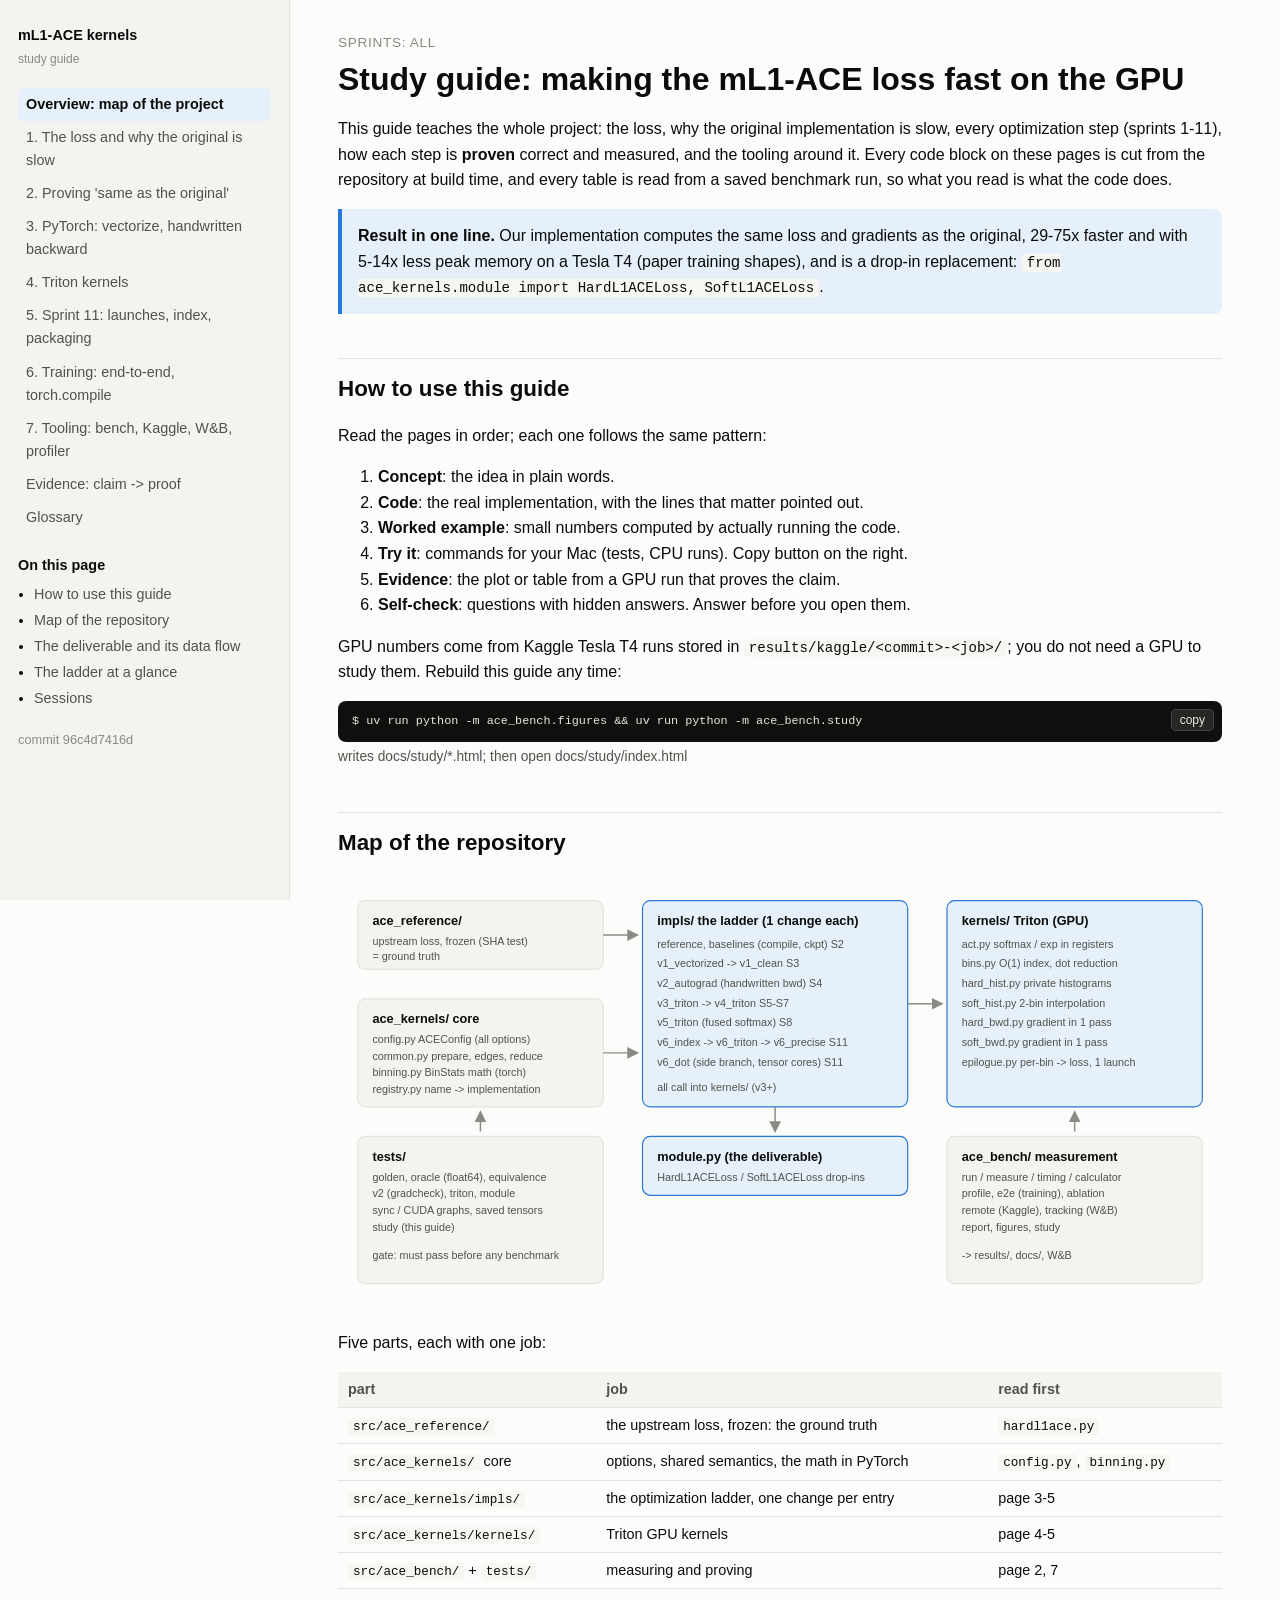
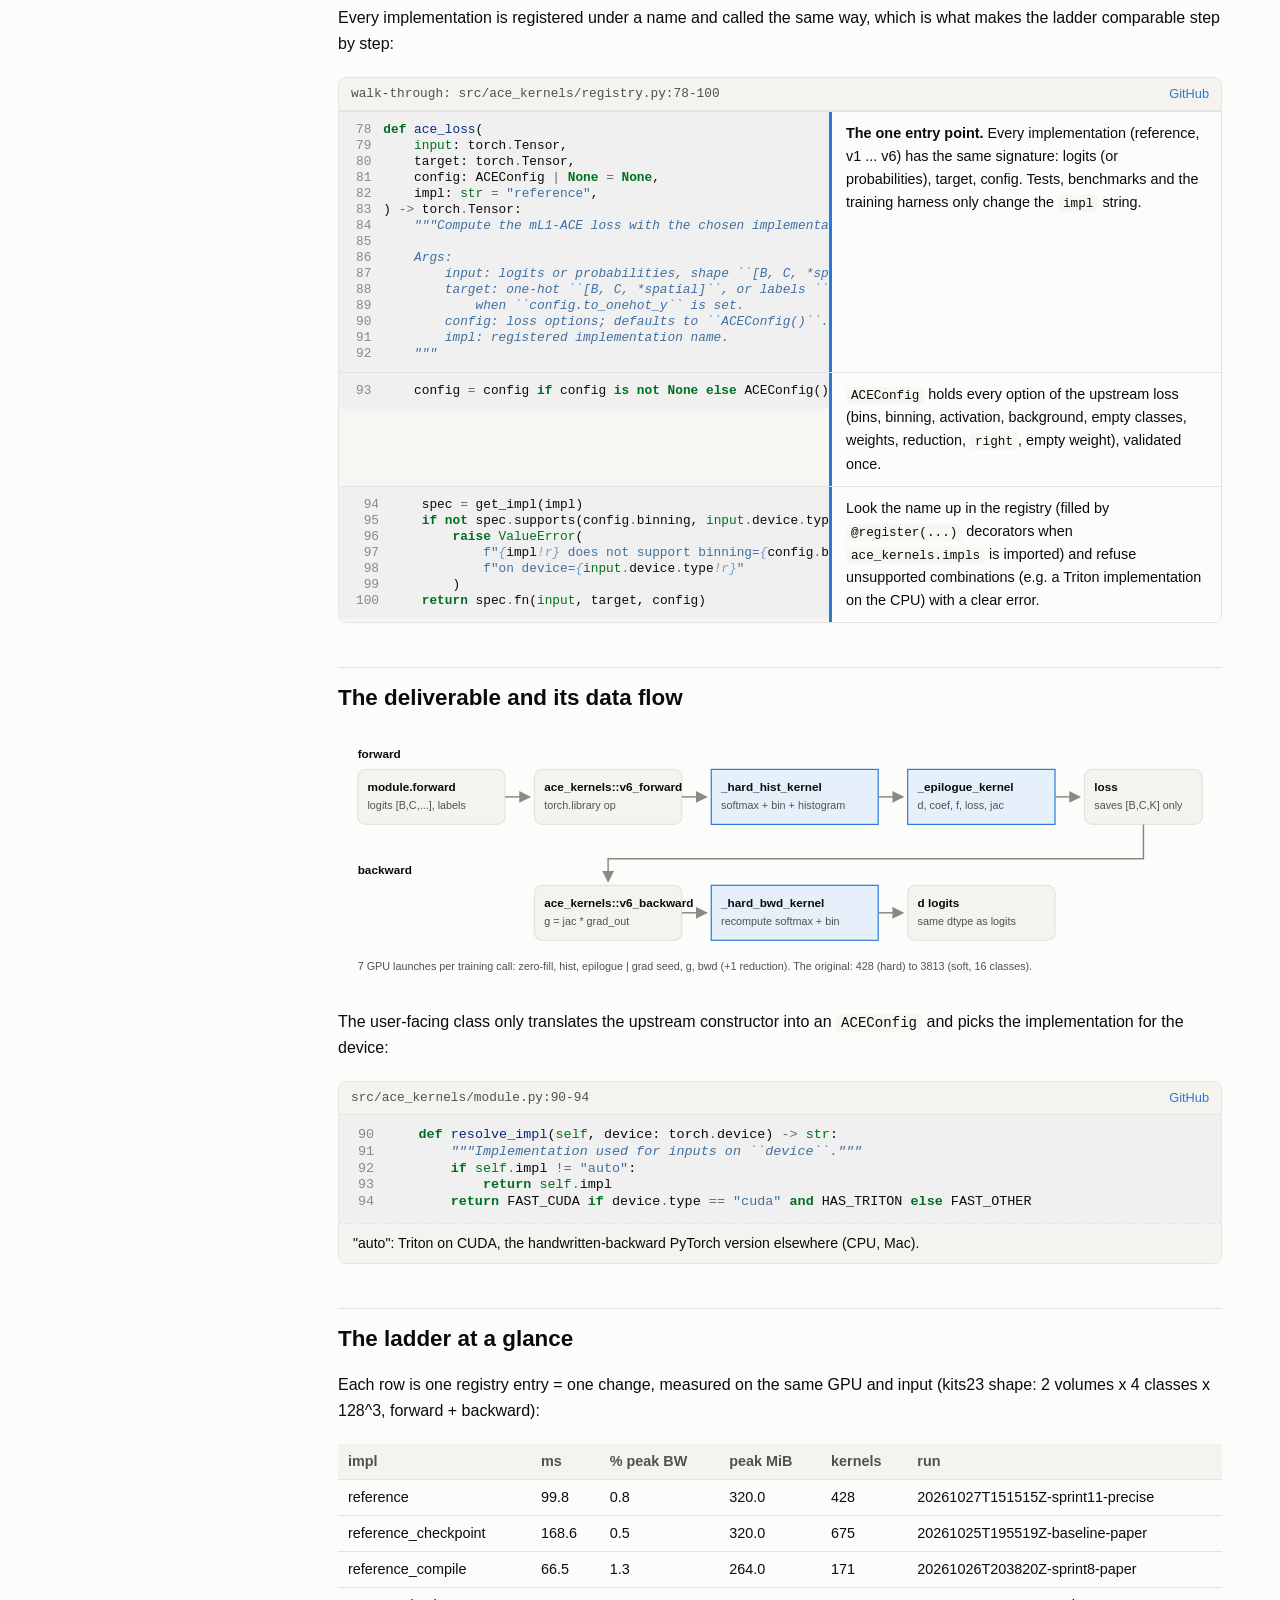
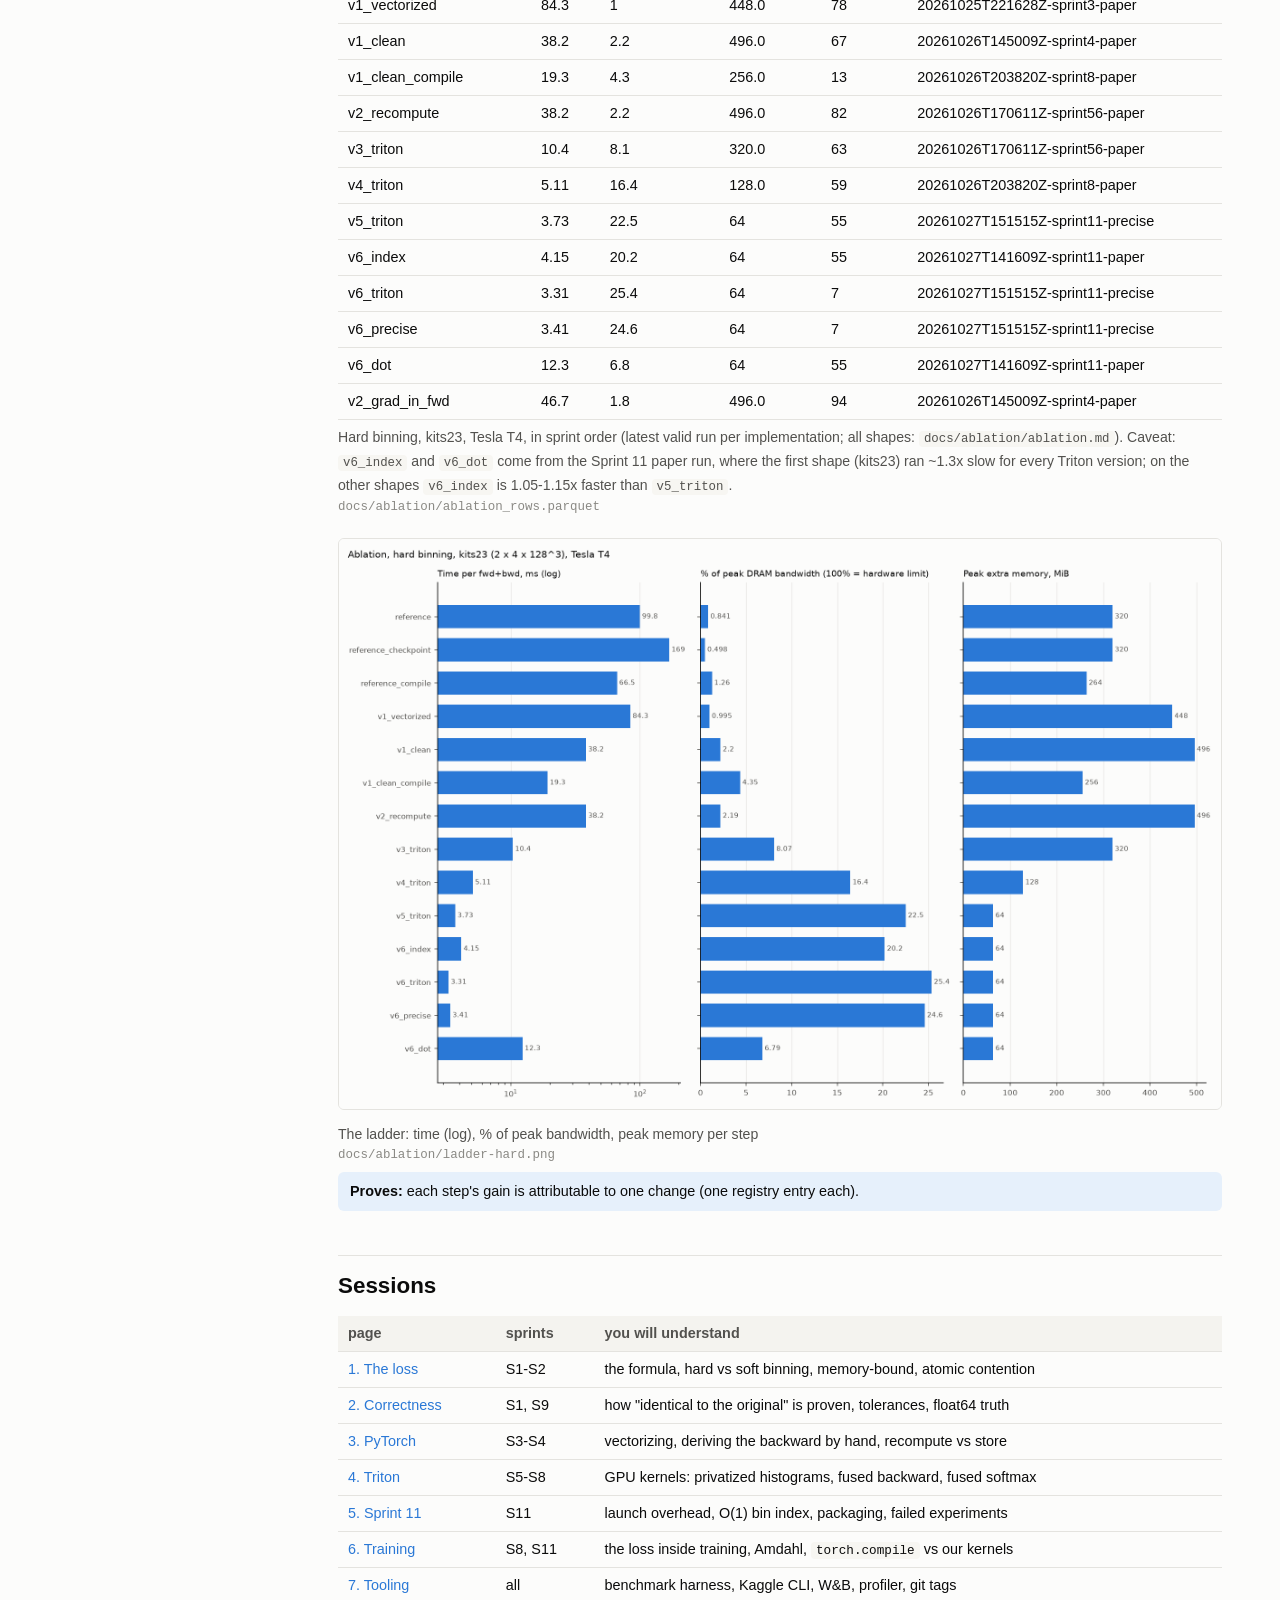
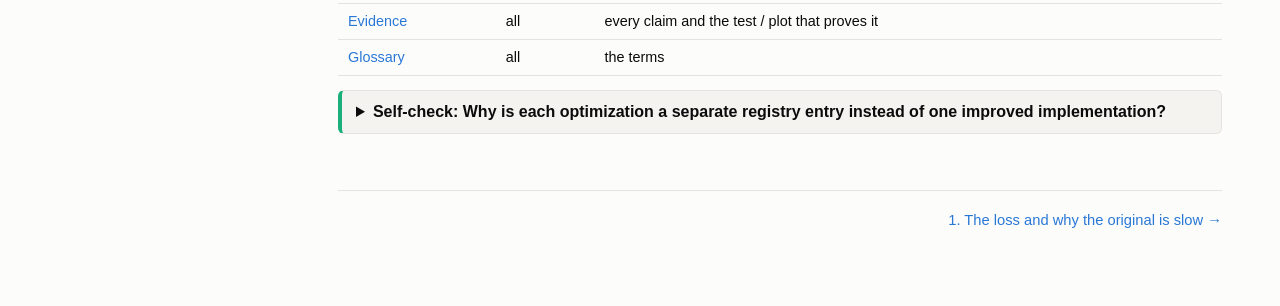
<file: docs/study/index.html>
<!doctype html>
<html lang="en"><head><meta charset="utf-8">
<meta name="viewport" content="width=device-width, initial-scale=1">
<title>Overview: map of the project | ACE kernels study</title>
<link rel="stylesheet" href="assets/style.css">
<link rel="stylesheet" href="assets/pygments.css">
</head><body>
<aside class="side"><a class="brand" href="index.html">mL1-ACE kernels<br>
<small>study guide</small></a><ol class="pages"><li class="current"><a href="index.html">Overview: map of the project</a></li><li class=""><a href="01-loss.html">1. The loss and why the original is slow</a></li><li class=""><a href="02-correctness.html">2. Proving &#x27;same as the original&#x27;</a></li><li class=""><a href="03-pytorch.html">3. PyTorch: vectorize, handwritten backward</a></li><li class=""><a href="04-triton.html">4. Triton kernels</a></li><li class=""><a href="05-sprint11.html">5. Sprint 11: launches, index, packaging</a></li><li class=""><a href="06-training.html">6. Training: end-to-end, torch.compile</a></li><li class=""><a href="07-tooling.html">7. Tooling: bench, Kaggle, W&amp;B, profiler</a></li><li class=""><a href="evidence.html">Evidence: claim -&gt; proof</a></li><li class=""><a href="glossary.html">Glossary</a></li></ol>
<div class="toc"><b>On this page</b><ul><li><a href="#how-to-use-this-guide">How to use this guide</a></li><li><a href="#map-of-the-repository">Map of the repository</a></li><li><a href="#the-deliverable-and-its-data-flow">The deliverable and its data flow</a></li><li><a href="#the-ladder-at-a-glance">The ladder at a glance</a></li><li><a href="#sessions">Sessions</a></li></ul></div>
<p class="meta">commit 96c4d7416d</p></aside>
<main><p class="sprints">Sprints: all</p><h1 id="study-guide-making-the-ml1-ace-loss-fast-on-the-gpu">Study guide: making the mL1-ACE loss fast on the GPU</h1>
<p>This guide teaches the whole project: the loss, why the original implementation is
slow, every optimization step (sprints 1-11), how each step is <strong>proven</strong> correct and
measured, and the tooling around it. Every code block on these pages is cut from the
repository at build time, and every table is read from a saved benchmark run, so
what you read is what the code does.</p>
<blockquote>
<p><strong>Result in one line.</strong> Our implementation computes the same loss and gradients as
the original, 29-75x faster and with 5-14x less peak memory on a Tesla T4 (paper
training shapes), and is a drop-in replacement:
<code>from ace_kernels.module import HardL1ACELoss, SoftL1ACELoss</code>.</p>
</blockquote>
<h2 id="how-to-use-this-guide">How to use this guide</h2>
<p>Read the pages in order; each one follows the same pattern:</p>
<ol>
<li><strong>Concept</strong>: the idea in plain words.</li>
<li><strong>Code</strong>: the real implementation, with the lines that matter pointed out.</li>
<li><strong>Worked example</strong>: small numbers computed by actually running the code.</li>
<li><strong>Try it</strong>: commands for your Mac (tests, CPU runs). Copy button on the right.</li>
<li><strong>Evidence</strong>: the plot or table from a GPU run that proves the claim.</li>
<li><strong>Self-check</strong>: questions with hidden answers. Answer before you open them.</li>
</ol>
<p>GPU numbers come from Kaggle Tesla T4 runs stored in <code>results/kaggle/&lt;commit&gt;-&lt;job&gt;/</code>;
you do not need a GPU to study them. Rebuild this guide any time:</p>
<div class="run"><button class="copy" type="button">copy</button><pre><code>$ uv run python -m ace_bench.figures &amp;&amp; uv run python -m ace_bench.study</code></pre><p class="expect">writes docs/study/*.html; then open docs/study/index.html</p></div>
<h2 id="map-of-the-repository">Map of the repository</h2>
<figure class="diagram"><svg viewBox="0 0 900 430" xmlns="http://www.w3.org/2000/svg" font-family="-apple-system, Segoe UI, sans-serif" font-size="13" role="img" aria-label="Architecture of the repository">
<style>
.b{fill:var(--surface);stroke:var(--line);stroke-width:1.5;rx:8}
.k{fill:var(--accent-soft);stroke:var(--accent);stroke-width:1.5}
.t{fill:var(--ink)} .s{fill:var(--ink-2);font-size:11px} .h{fill:var(--ink);font-weight:700}
.a{stroke:var(--muted);stroke-width:1.5;fill:none;marker-end:url(#ar)}
</style>
<defs><marker id="ar" markerWidth="8" markerHeight="8" refX="7" refY="4" orient="auto"><path d="M0,0 L8,4 L0,8 z" fill="var(--muted)"/></marker></defs>
<rect class="b" x="20" y="20" width="250" height="70" rx="8"/><text class="h" x="35" y="45">ace_reference/</text><text class="s" x="35" y="65">upstream loss, frozen (SHA test)</text><text class="s" x="35" y="80">= ground truth</text>
<rect class="b" x="20" y="120" width="250" height="110" rx="8"/><text class="h" x="35" y="145">ace_kernels/ core</text><text class="s" x="35" y="165">config.py   ACEConfig (all options)</text><text class="s" x="35" y="182">common.py   prepare, edges, reduce</text><text class="s" x="35" y="199">binning.py  BinStats math (torch)</text><text class="s" x="35" y="216">registry.py name -> implementation</text>
<rect class="k" x="310" y="20" width="270" height="210" rx="8"/><text class="h" x="325" y="45">impls/  the ladder (1 change each)</text>
<text class="s" x="325" y="68">reference, baselines (compile, ckpt)   S2</text><text class="s" x="325" y="88">v1_vectorized -> v1_clean              S3</text><text class="s" x="325" y="108">v2_autograd (handwritten bwd)         S4</text><text class="s" x="325" y="128">v3_triton -> v4_triton             S5-S7</text><text class="s" x="325" y="148">v5_triton (fused softmax)             S8</text><text class="s" x="325" y="168">v6_index -> v6_triton -> v6_precise  S11</text><text class="s" x="325" y="188">v6_dot (side branch, tensor cores)  S11</text><text class="s" x="325" y="214">all call into kernels/ (v3+)</text>
<rect class="k" x="620" y="20" width="260" height="210" rx="8"/><text class="h" x="635" y="45">kernels/  Triton (GPU)</text><text class="s" x="635" y="68">act.py        softmax / exp in registers</text><text class="s" x="635" y="88">bins.py       O(1) index, dot reduction</text><text class="s" x="635" y="108">hard_hist.py  private histograms</text><text class="s" x="635" y="128">soft_hist.py  2-bin interpolation</text><text class="s" x="635" y="148">hard_bwd.py   gradient in 1 pass</text><text class="s" x="635" y="168">soft_bwd.py   gradient in 1 pass</text><text class="s" x="635" y="188">epilogue.py   per-bin -> loss, 1 launch</text>
<rect class="k" x="310" y="260" width="270" height="60" rx="8"/><text class="h" x="325" y="285">module.py  (the deliverable)</text><text class="s" x="325" y="305">HardL1ACELoss / SoftL1ACELoss drop-ins</text>
<rect class="b" x="20" y="260" width="250" height="150" rx="8"/><text class="h" x="35" y="285">tests/</text><text class="s" x="35" y="305">golden, oracle (float64), equivalence</text><text class="s" x="35" y="322">v2 (gradcheck), triton, module</text><text class="s" x="35" y="339">sync / CUDA graphs, saved tensors</text><text class="s" x="35" y="356">study (this guide)</text><text class="s" x="35" y="385">gate: must pass before any benchmark</text>
<rect class="b" x="620" y="260" width="260" height="150" rx="8"/><text class="h" x="635" y="285">ace_bench/  measurement</text><text class="s" x="635" y="305">run / measure / timing / calculator</text><text class="s" x="635" y="322">profile, e2e (training), ablation</text><text class="s" x="635" y="339">remote (Kaggle), tracking (W&amp;B)</text><text class="s" x="635" y="356">report, figures, study</text><text class="s" x="635" y="385">-> results/, docs/, W&amp;B</text>
<path class="a" d="M270,55 H305"/><path class="a" d="M270,175 H305"/><path class="a" d="M580,125 H615"/><path class="a" d="M445,230 V255"/><path class="a" d="M145,255 V235"/><path class="a" d="M750,255 V235"/>
</svg>
</figure>
<p>Five parts, each with one job:</p>
<table>
<thead>
<tr>
<th>part</th>
<th>job</th>
<th>read first</th>
</tr>
</thead>
<tbody>
<tr>
<td><code>src/ace_reference/</code></td>
<td>the upstream loss, frozen: the ground truth</td>
<td><code>hardl1ace.py</code></td>
</tr>
<tr>
<td><code>src/ace_kernels/</code> core</td>
<td>options, shared semantics, the math in PyTorch</td>
<td><code>config.py</code>, <code>binning.py</code></td>
</tr>
<tr>
<td><code>src/ace_kernels/impls/</code></td>
<td>the optimization ladder, one change per entry</td>
<td>page 3-5</td>
</tr>
<tr>
<td><code>src/ace_kernels/kernels/</code></td>
<td>Triton GPU kernels</td>
<td>page 4-5</td>
</tr>
<tr>
<td><code>src/ace_bench/</code> + <code>tests/</code></td>
<td>measuring and proving</td>
<td>page 2, 7</td>
</tr>
</tbody>
</table>
<p>Every implementation is registered under a name and called the same way, which is
what makes the ladder comparable step by step:</p>
<figure class="walk"><div class="code-head"><span class="path">walk-through: src/ace_kernels/registry.py:78-100</span><a href="https://github.com/kapitan05/ace-kernels/blob/96c4d7416d319bfbb3de6fac816f1df55f6fcc1a/src/ace_kernels/registry.py#L78-L100" target="_blank" rel="noopener">GitHub</a></div><div class="step"><div class="step-code"><div class="highlight"><pre><span></span><span class="linenos">78</span><span class="k">def</span><span class="w"> </span><span class="nf">ace_loss</span><span class="p">(</span>
<span class="linenos">79</span>    <span class="nb">input</span><span class="p">:</span> <span class="n">torch</span><span class="o">.</span><span class="n">Tensor</span><span class="p">,</span>
<span class="linenos">80</span>    <span class="n">target</span><span class="p">:</span> <span class="n">torch</span><span class="o">.</span><span class="n">Tensor</span><span class="p">,</span>
<span class="linenos">81</span>    <span class="n">config</span><span class="p">:</span> <span class="n">ACEConfig</span> <span class="o">|</span> <span class="kc">None</span> <span class="o">=</span> <span class="kc">None</span><span class="p">,</span>
<span class="linenos">82</span>    <span class="n">impl</span><span class="p">:</span> <span class="nb">str</span> <span class="o">=</span> <span class="s2">"reference"</span><span class="p">,</span>
<span class="linenos">83</span><span class="p">)</span> <span class="o">-&gt;</span> <span class="n">torch</span><span class="o">.</span><span class="n">Tensor</span><span class="p">:</span>
<span class="linenos">84</span><span class="w">    </span><span class="sd">"""Compute the mL1-ACE loss with the chosen implementation.</span>
<span class="linenos">85</span>
<span class="linenos">86</span><span class="sd">    Args:</span>
<span class="linenos">87</span><span class="sd">        input: logits or probabilities, shape ``[B, C, *spatial]``.</span>
<span class="linenos">88</span><span class="sd">        target: one-hot ``[B, C, *spatial]``, or labels ``[B, 1, *spatial]``</span>
<span class="linenos">89</span><span class="sd">            when ``config.to_onehot_y`` is set.</span>
<span class="linenos">90</span><span class="sd">        config: loss options; defaults to ``ACEConfig()``.</span>
<span class="linenos">91</span><span class="sd">        impl: registered implementation name.</span>
<span class="linenos">92</span><span class="sd">    """</span>
</pre></div>
</div><div class="step-note"><p><strong>The one entry point.</strong> Every implementation (reference, v1 ... v6) has the same signature: logits (or probabilities), target, config. Tests, benchmarks and the training harness only change the <code>impl</code> string.</p></div></div><div class="step"><div class="step-code"><div class="highlight"><pre><span></span><span class="linenos">93</span>    <span class="n">config</span> <span class="o">=</span> <span class="n">config</span> <span class="k">if</span> <span class="n">config</span> <span class="ow">is</span> <span class="ow">not</span> <span class="kc">None</span> <span class="k">else</span> <span class="n">ACEConfig</span><span class="p">()</span>
</pre></div>
</div><div class="step-note"><p><code>ACEConfig</code> holds every option of the upstream loss (bins, binning, activation, background, empty classes, weights, reduction, <code>right</code>, empty weight), validated once.</p></div></div><div class="step"><div class="step-code"><div class="highlight"><pre><span></span><span class="linenos"> 94</span>    <span class="n">spec</span> <span class="o">=</span> <span class="n">get_impl</span><span class="p">(</span><span class="n">impl</span><span class="p">)</span>
<span class="linenos"> 95</span>    <span class="k">if</span> <span class="ow">not</span> <span class="n">spec</span><span class="o">.</span><span class="n">supports</span><span class="p">(</span><span class="n">config</span><span class="o">.</span><span class="n">binning</span><span class="p">,</span> <span class="nb">input</span><span class="o">.</span><span class="n">device</span><span class="o">.</span><span class="n">type</span><span class="p">):</span>
<span class="linenos"> 96</span>        <span class="k">raise</span> <span class="ne">ValueError</span><span class="p">(</span>
<span class="linenos"> 97</span>            <span class="sa">f</span><span class="s2">"</span><span class="si">{</span><span class="n">impl</span><span class="si">!r}</span><span class="s2"> does not support binning=</span><span class="si">{</span><span class="n">config</span><span class="o">.</span><span class="n">binning</span><span class="si">!r}</span><span class="s2"> "</span>
<span class="linenos"> 98</span>            <span class="sa">f</span><span class="s2">"on device=</span><span class="si">{</span><span class="nb">input</span><span class="o">.</span><span class="n">device</span><span class="o">.</span><span class="n">type</span><span class="si">!r}</span><span class="s2">"</span>
<span class="linenos"> 99</span>        <span class="p">)</span>
<span class="linenos">100</span>    <span class="k">return</span> <span class="n">spec</span><span class="o">.</span><span class="n">fn</span><span class="p">(</span><span class="nb">input</span><span class="p">,</span> <span class="n">target</span><span class="p">,</span> <span class="n">config</span><span class="p">)</span>
</pre></div>
</div><div class="step-note"><p>Look the name up in the registry (filled by <code>@register(...)</code> decorators when <code>ace_kernels.impls</code> is imported) and refuse unsupported combinations (e.g. a Triton implementation on the CPU) with a clear error.</p></div></div></figure>
<h2 id="the-deliverable-and-its-data-flow">The deliverable and its data flow</h2>
<figure class="diagram"><svg viewBox="0 0 900 250" xmlns="http://www.w3.org/2000/svg" font-family="-apple-system, Segoe UI, sans-serif" font-size="12" role="img" aria-label="Data flow of the deliverable: forward and backward kernels">
<style>.b{fill:var(--surface);stroke:var(--line);stroke-width:1.2}.k{fill:var(--accent-soft);stroke:var(--accent);stroke-width:1.2}.h{fill:var(--ink);font-weight:700}.s{fill:var(--ink-2);font-size:11px}.a{stroke:var(--muted);stroke-width:1.5;fill:none;marker-end:url(#ar3)}</style>
<defs><marker id="ar3" markerWidth="8" markerHeight="8" refX="7" refY="4" orient="auto"><path d="M0,0 L8,4 L0,8 z" fill="var(--muted)"/></marker></defs>
<text class="h" x="20" y="22">forward</text>
<rect class="b" x="20" y="34" width="150" height="56"/><text class="h" x="30" y="56">module.forward</text><text class="s" x="30" y="74">logits [B,C,...], labels</text>
<rect class="b" x="200" y="34" width="150" height="56"/><text class="h" x="210" y="56">ace_kernels::v6_forward</text><text class="s" x="210" y="74">torch.library op</text>
<rect class="k" x="380" y="34" width="170" height="56"/><text class="h" x="390" y="56">_hard_hist_kernel</text><text class="s" x="390" y="74">softmax + bin + histogram</text>
<rect class="k" x="580" y="34" width="150" height="56"/><text class="h" x="590" y="56">_epilogue_kernel</text><text class="s" x="590" y="74">d, coef, f, loss, jac</text>
<rect class="b" x="760" y="34" width="120" height="56"/><text class="h" x="770" y="56">loss</text><text class="s" x="770" y="74">saves [B,C,K] only</text>
<text class="h" x="20" y="140">backward</text>
<rect class="b" x="200" y="152" width="150" height="56"/><text class="h" x="210" y="174">ace_kernels::v6_backward</text><text class="s" x="210" y="192">g = jac * grad_out</text>
<rect class="k" x="380" y="152" width="170" height="56"/><text class="h" x="390" y="174">_hard_bwd_kernel</text><text class="s" x="390" y="192">recompute softmax + bin</text>
<rect class="b" x="580" y="152" width="150" height="56"/><text class="h" x="590" y="174">d logits</text><text class="s" x="590" y="192">same dtype as logits</text>
<path class="a" d="M170,62 H195"/><path class="a" d="M350,62 H375"/><path class="a" d="M550,62 H575"/><path class="a" d="M730,62 H755"/><path class="a" d="M350,180 H375"/><path class="a" d="M550,180 H575"/><path class="a" d="M820,90 V125 H275 V148"/>
<text class="s" x="20" y="238">7 GPU launches per training call: zero-fill, hist, epilogue | grad seed, g, bwd (+1 reduction). The original: 428 (hard) to 3813 (soft, 16 classes).</text>
</svg>
</figure>
<p>The user-facing class only translates the upstream constructor into an <code>ACEConfig</code>
and picks the implementation for the device:</p>
<figure class="code"><div class="code-head"><span class="path">src/ace_kernels/module.py:90-94</span><a href="https://github.com/kapitan05/ace-kernels/blob/96c4d7416d319bfbb3de6fac816f1df55f6fcc1a/src/ace_kernels/module.py#L90-L94" target="_blank" rel="noopener">GitHub</a></div><div class="highlight"><pre><span></span><span class="linenos">90</span>    <span class="k">def</span><span class="w"> </span><span class="nf">resolve_impl</span><span class="p">(</span><span class="bp">self</span><span class="p">,</span> <span class="n">device</span><span class="p">:</span> <span class="n">torch</span><span class="o">.</span><span class="n">device</span><span class="p">)</span> <span class="o">-&gt;</span> <span class="nb">str</span><span class="p">:</span>
<span class="linenos">91</span><span class="w">        </span><span class="sd">"""Implementation used for inputs on ``device``."""</span>
<span class="linenos">92</span>        <span class="k">if</span> <span class="bp">self</span><span class="o">.</span><span class="n">impl</span> <span class="o">!=</span> <span class="s2">"auto"</span><span class="p">:</span>
<span class="linenos">93</span>            <span class="k">return</span> <span class="bp">self</span><span class="o">.</span><span class="n">impl</span>
<span class="linenos">94</span>        <span class="k">return</span> <span class="n">FAST_CUDA</span> <span class="k">if</span> <span class="n">device</span><span class="o">.</span><span class="n">type</span> <span class="o">==</span> <span class="s2">"cuda"</span> <span class="ow">and</span> <span class="n">HAS_TRITON</span> <span class="k">else</span> <span class="n">FAST_OTHER</span>
</pre></div>
<p class="code-note">"auto": Triton on CUDA, the handwritten-backward PyTorch version elsewhere (CPU, Mac).</p></figure>
<h2 id="the-ladder-at-a-glance">The ladder at a glance</h2>
<p>Each row is one registry entry = one change, measured on the same GPU and input
(kits23 shape: 2 volumes x 4 classes x 128^3, forward + backward):</p>
<figure class="table"><div class="scroll"><table><thead><tr><th>impl</th><th>ms</th><th>% peak BW</th><th>peak MiB</th><th>kernels</th><th>run</th></tr></thead><tbody><tr><td>reference</td><td>99.8</td><td>0.8</td><td>320.0</td><td>428</td><td>20261027T151515Z-sprint11-precise</td></tr><tr><td>reference_checkpoint</td><td>168.6</td><td>0.5</td><td>320.0</td><td>675</td><td>20261025T195519Z-baseline-paper</td></tr><tr><td>reference_compile</td><td>66.5</td><td>1.3</td><td>264.0</td><td>171</td><td>20261026T203820Z-sprint8-paper</td></tr><tr><td>v1_vectorized</td><td>84.3</td><td>1</td><td>448.0</td><td>78</td><td>20261025T221628Z-sprint3-paper</td></tr><tr><td>v1_clean</td><td>38.2</td><td>2.2</td><td>496.0</td><td>67</td><td>20261026T145009Z-sprint4-paper</td></tr><tr><td>v1_clean_compile</td><td>19.3</td><td>4.3</td><td>256.0</td><td>13</td><td>20261026T203820Z-sprint8-paper</td></tr><tr><td>v2_recompute</td><td>38.2</td><td>2.2</td><td>496.0</td><td>82</td><td>20261026T170611Z-sprint56-paper</td></tr><tr><td>v3_triton</td><td>10.4</td><td>8.1</td><td>320.0</td><td>63</td><td>20261026T170611Z-sprint56-paper</td></tr><tr><td>v4_triton</td><td>5.11</td><td>16.4</td><td>128.0</td><td>59</td><td>20261026T203820Z-sprint8-paper</td></tr><tr><td>v5_triton</td><td>3.73</td><td>22.5</td><td>64</td><td>55</td><td>20261027T151515Z-sprint11-precise</td></tr><tr><td>v6_index</td><td>4.15</td><td>20.2</td><td>64</td><td>55</td><td>20261027T141609Z-sprint11-paper</td></tr><tr><td>v6_triton</td><td>3.31</td><td>25.4</td><td>64</td><td>7</td><td>20261027T151515Z-sprint11-precise</td></tr><tr><td>v6_precise</td><td>3.41</td><td>24.6</td><td>64</td><td>7</td><td>20261027T151515Z-sprint11-precise</td></tr><tr><td>v6_dot</td><td>12.3</td><td>6.8</td><td>64</td><td>55</td><td>20261027T141609Z-sprint11-paper</td></tr><tr><td>v2_grad_in_fwd</td><td>46.7</td><td>1.8</td><td>496.0</td><td>94</td><td>20261026T145009Z-sprint4-paper</td></tr></tbody></table></div><figcaption>Hard binning, kits23, Tesla T4, in sprint order (latest valid run per implementation; all shapes: <code>docs/ablation/ablation.md</code>). Caveat: <code>v6_index</code> and <code>v6_dot</code> come from the Sprint 11 paper run, where the first shape (kits23) ran ~1.3x slow for every Triton version; on the other shapes <code>v6_index</code> is 1.05-1.15x faster than <code>v5_triton</code>. <span class="src">docs/ablation/ablation_rows.parquet</span></figcaption></figure>
<figure class="plot"><img src="assets/plots/docs_ablation_ladder-hard.png" alt="The ladder: time (log), % of peak bandwidth, peak memory per step" loading="lazy"><figcaption>The ladder: time (log), % of peak bandwidth, peak memory per step <span class="src">docs/ablation/ladder-hard.png</span></figcaption><p class="proves"><b>Proves:</b> each step's gain is attributable to one change (one registry entry each).</p></figure>
<h2 id="sessions">Sessions</h2>
<table>
<thead>
<tr>
<th>page</th>
<th>sprints</th>
<th>you will understand</th>
</tr>
</thead>
<tbody>
<tr>
<td><a href="01-loss.html">1. The loss</a></td>
<td>S1-S2</td>
<td>the formula, hard vs soft binning, memory-bound, atomic contention</td>
</tr>
<tr>
<td><a href="02-correctness.html">2. Correctness</a></td>
<td>S1, S9</td>
<td>how "identical to the original" is proven, tolerances, float64 truth</td>
</tr>
<tr>
<td><a href="03-pytorch.html">3. PyTorch</a></td>
<td>S3-S4</td>
<td>vectorizing, deriving the backward by hand, recompute vs store</td>
</tr>
<tr>
<td><a href="04-triton.html">4. Triton</a></td>
<td>S5-S8</td>
<td>GPU kernels: privatized histograms, fused backward, fused softmax</td>
</tr>
<tr>
<td><a href="05-sprint11.html">5. Sprint 11</a></td>
<td>S11</td>
<td>launch overhead, O(1) bin index, packaging, failed experiments</td>
</tr>
<tr>
<td><a href="06-training.html">6. Training</a></td>
<td>S8, S11</td>
<td>the loss inside training, Amdahl, <code>torch.compile</code> vs our kernels</td>
</tr>
<tr>
<td><a href="07-tooling.html">7. Tooling</a></td>
<td>all</td>
<td>benchmark harness, Kaggle CLI, W&amp;B, profiler, git tags</td>
</tr>
<tr>
<td><a href="evidence.html">Evidence</a></td>
<td>all</td>
<td>every claim and the test / plot that proves it</td>
</tr>
<tr>
<td><a href="glossary.html">Glossary</a></td>
<td>all</td>
<td>the terms</td>
</tr>
</tbody>
</table>
<details class="check"><summary>Self-check: Why is each optimization a separate registry entry instead of one improved implementation?</summary><div class="answer">So every speedup (or slowdown) is attributable to exactly one change: the ablation table compares neighbours that differ in one idea. It also keeps the earlier versions runnable as baselines and as test oracles for the later ones.</div></details>
<nav class="pager"><span></span><a href="01-loss.html">1. The loss and why the original is slow &rarr;</a></nav></main>
<script src="assets/study.js"></script></body></html>
</file>
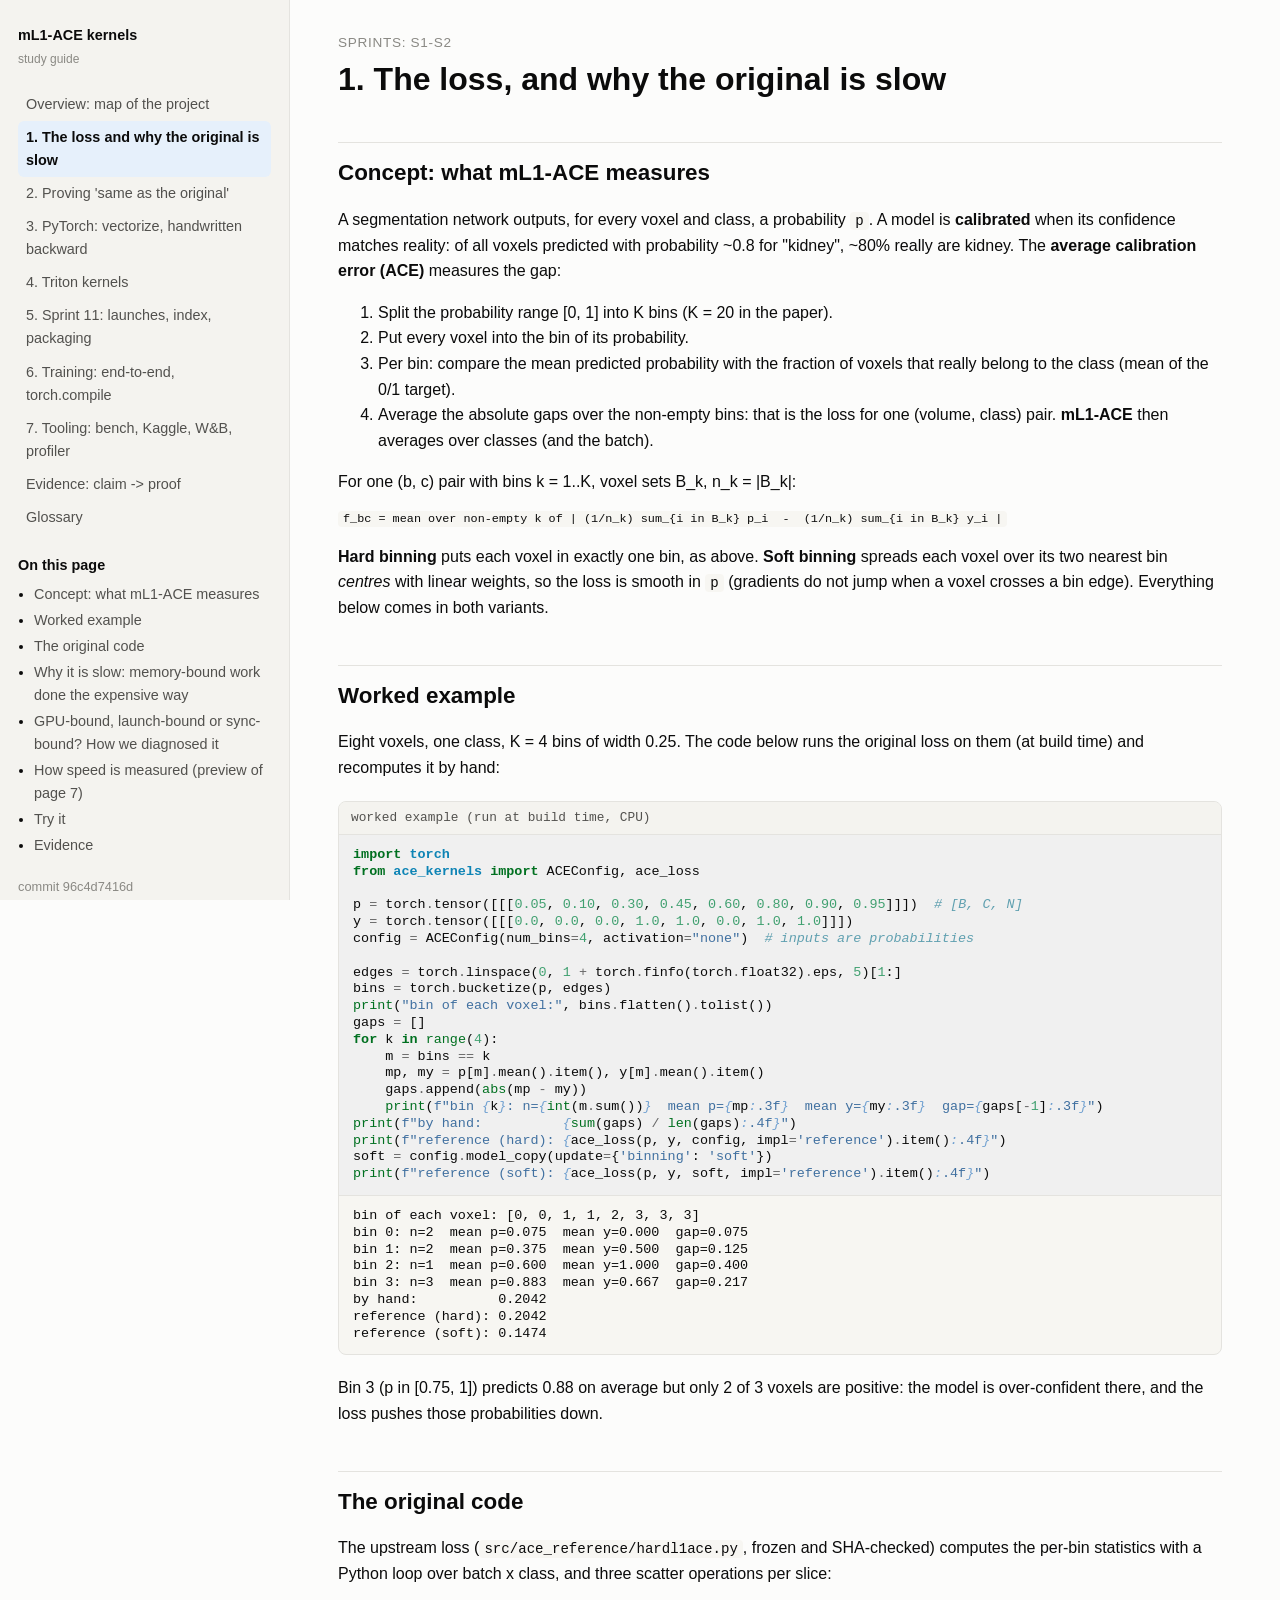
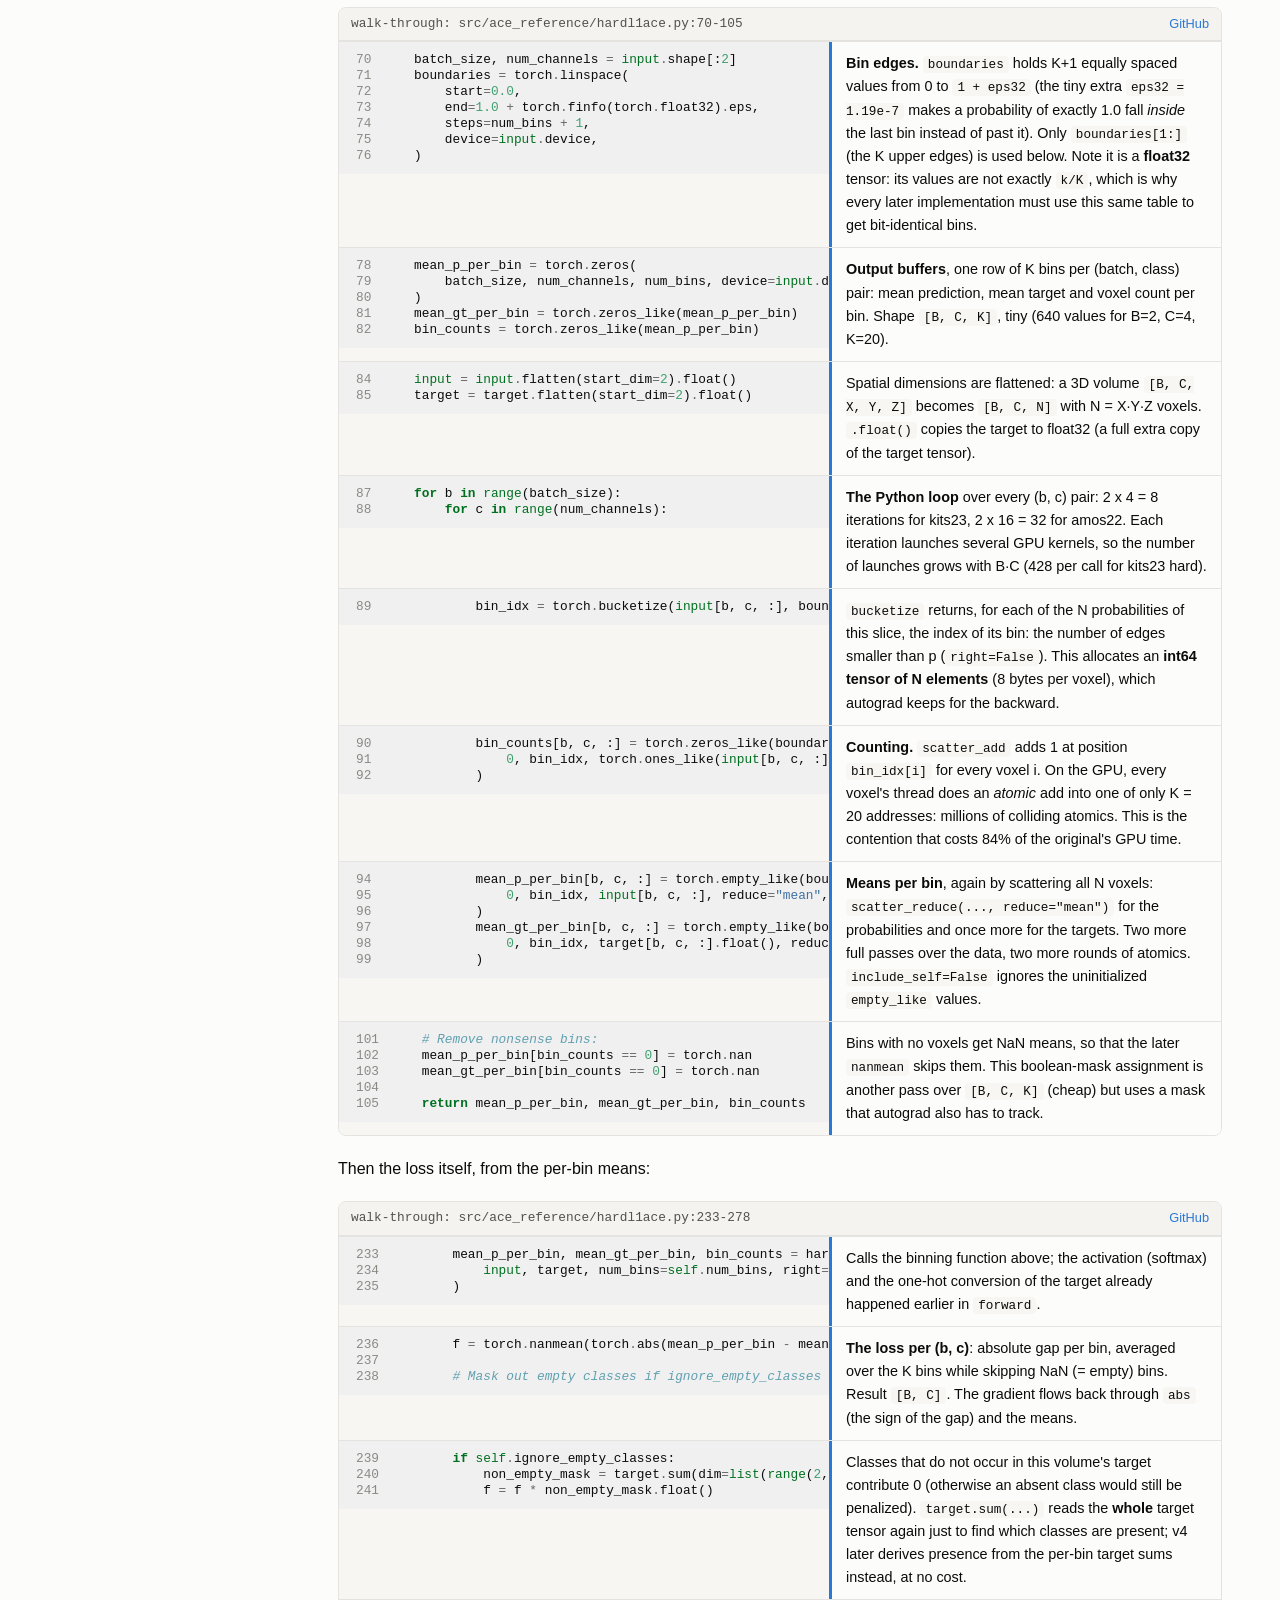
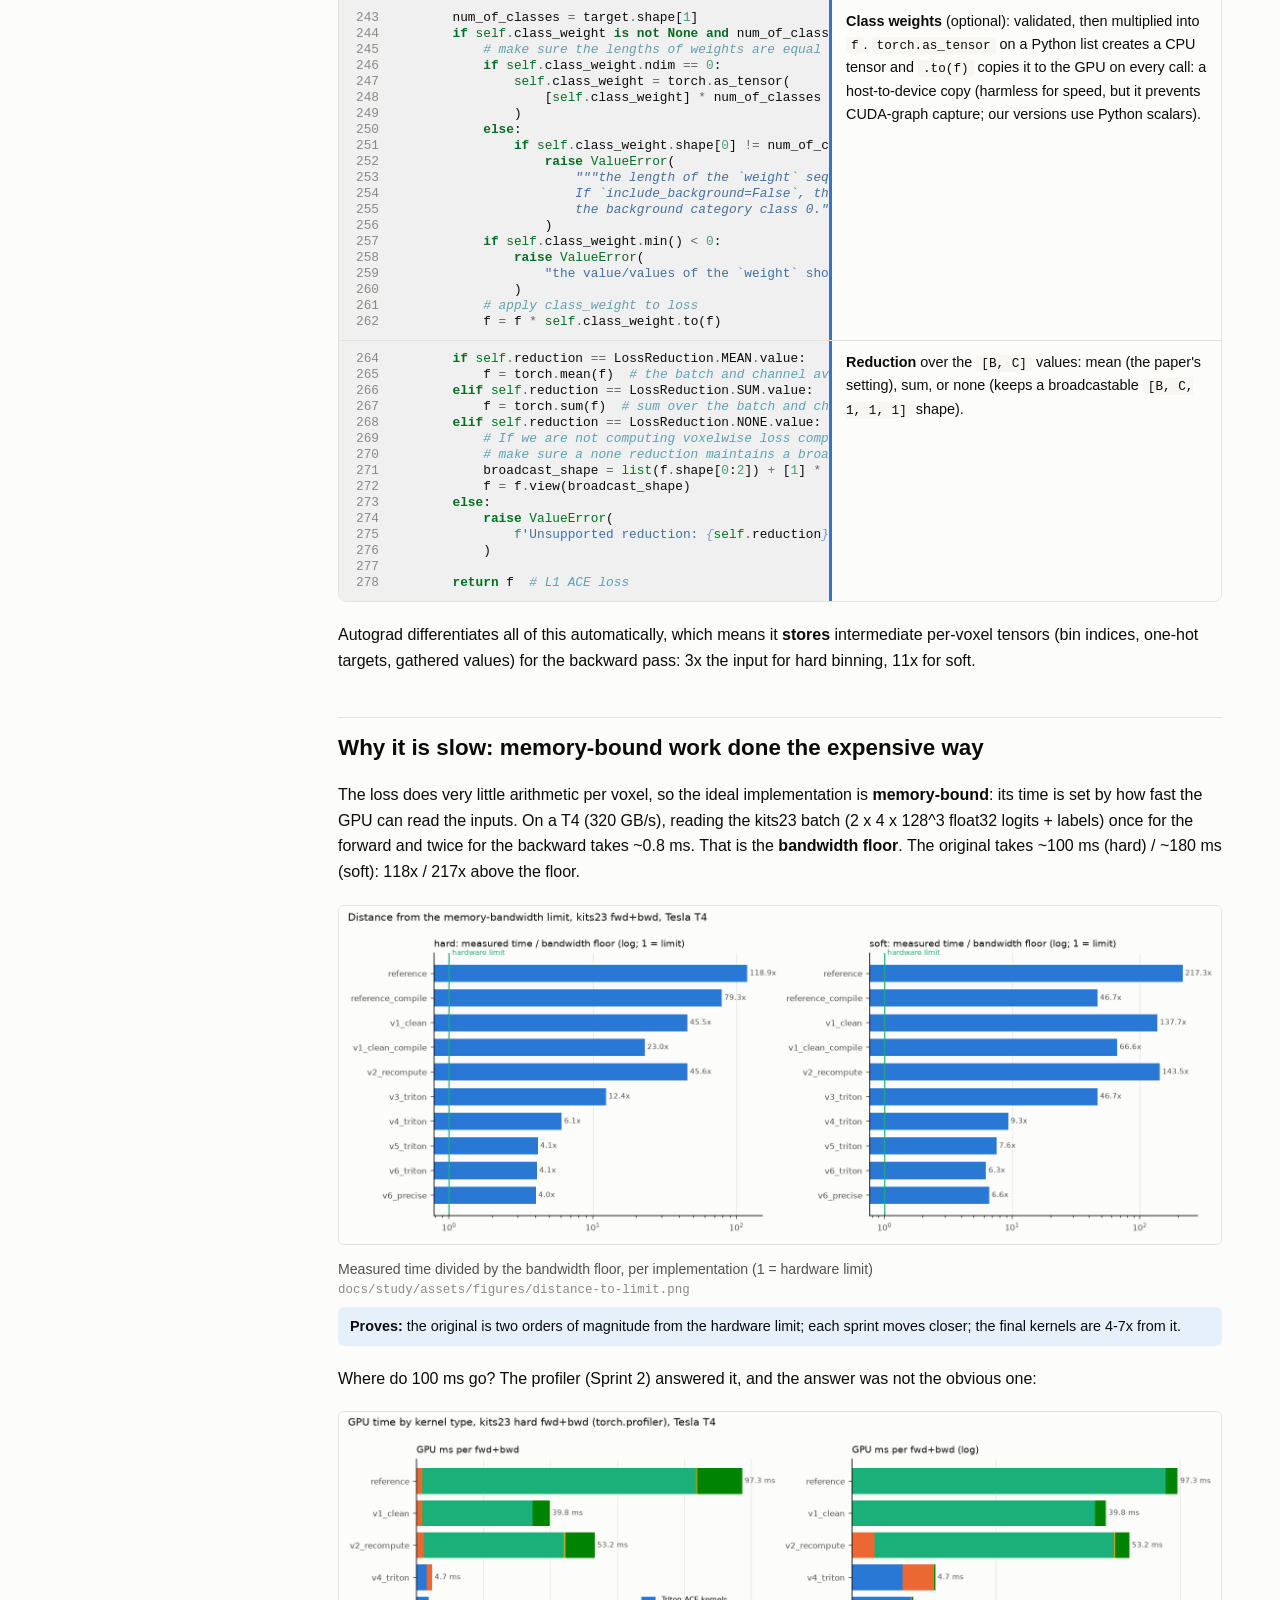
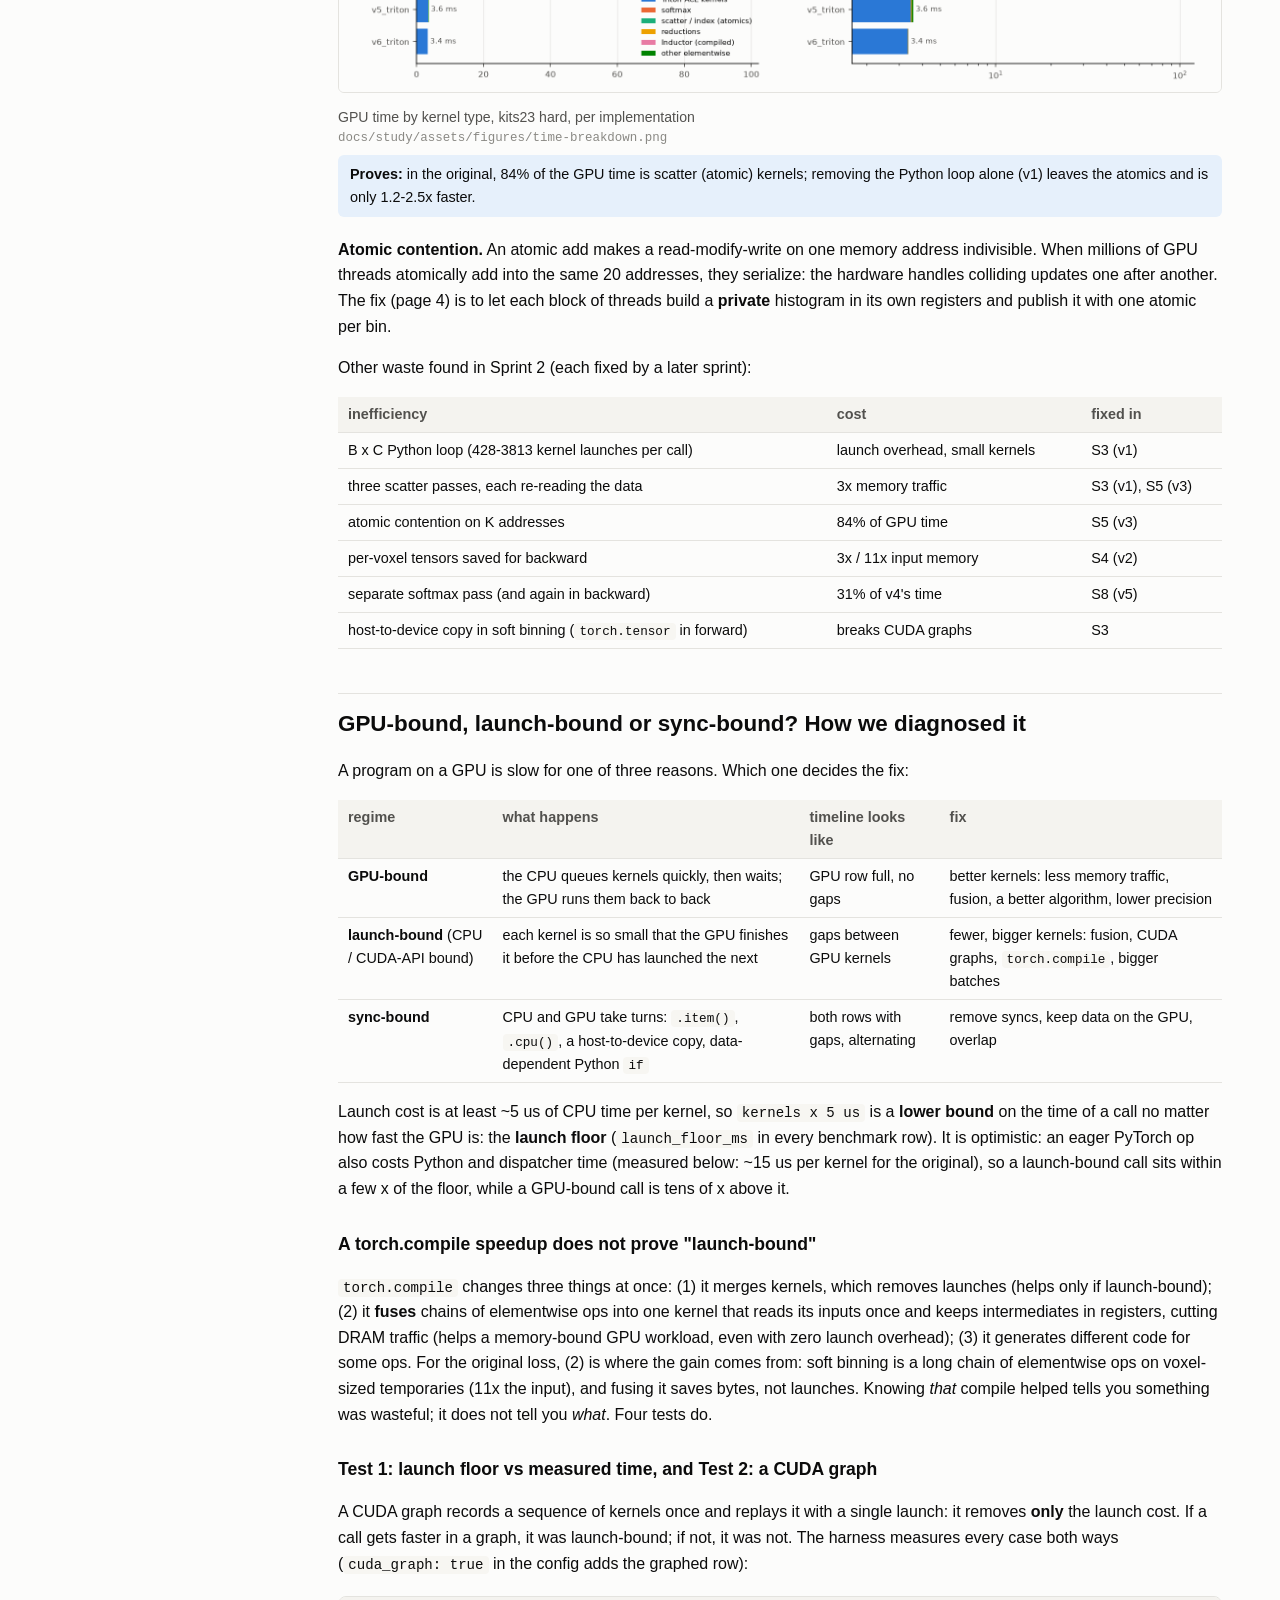
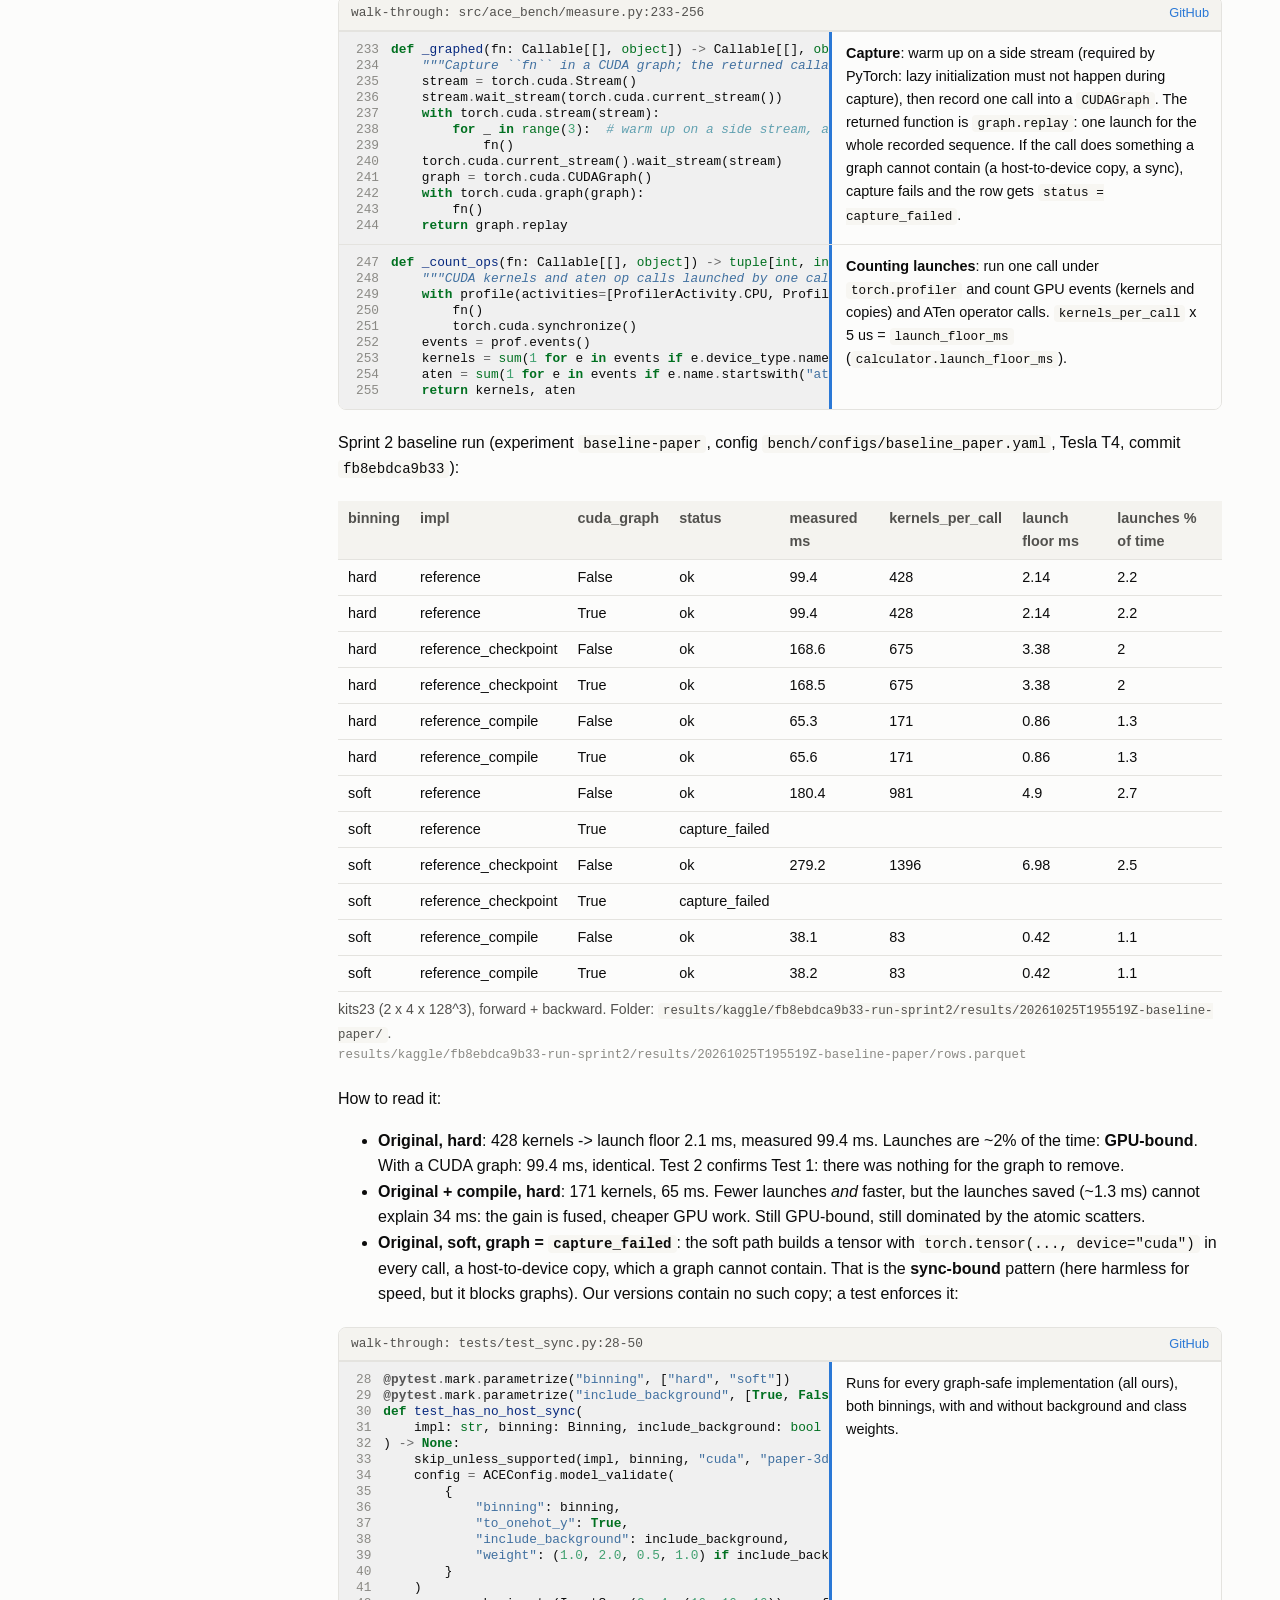
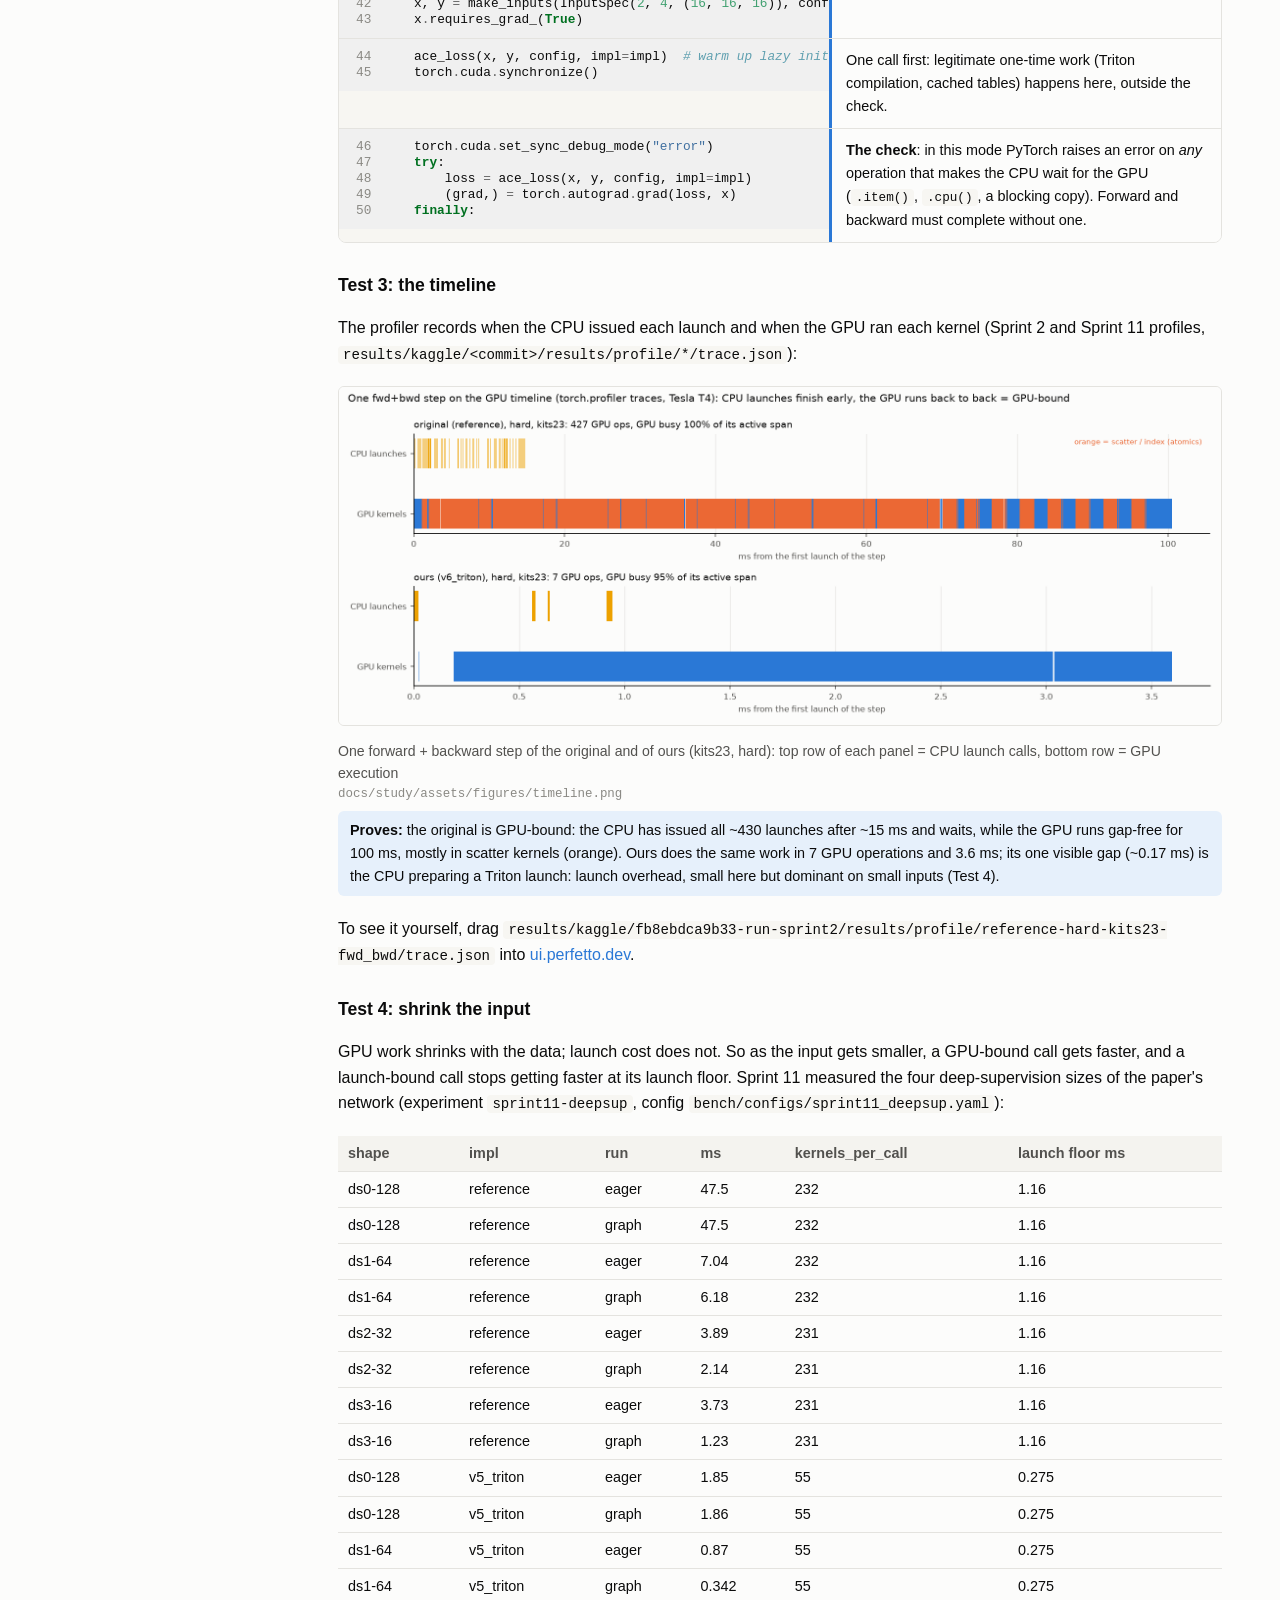
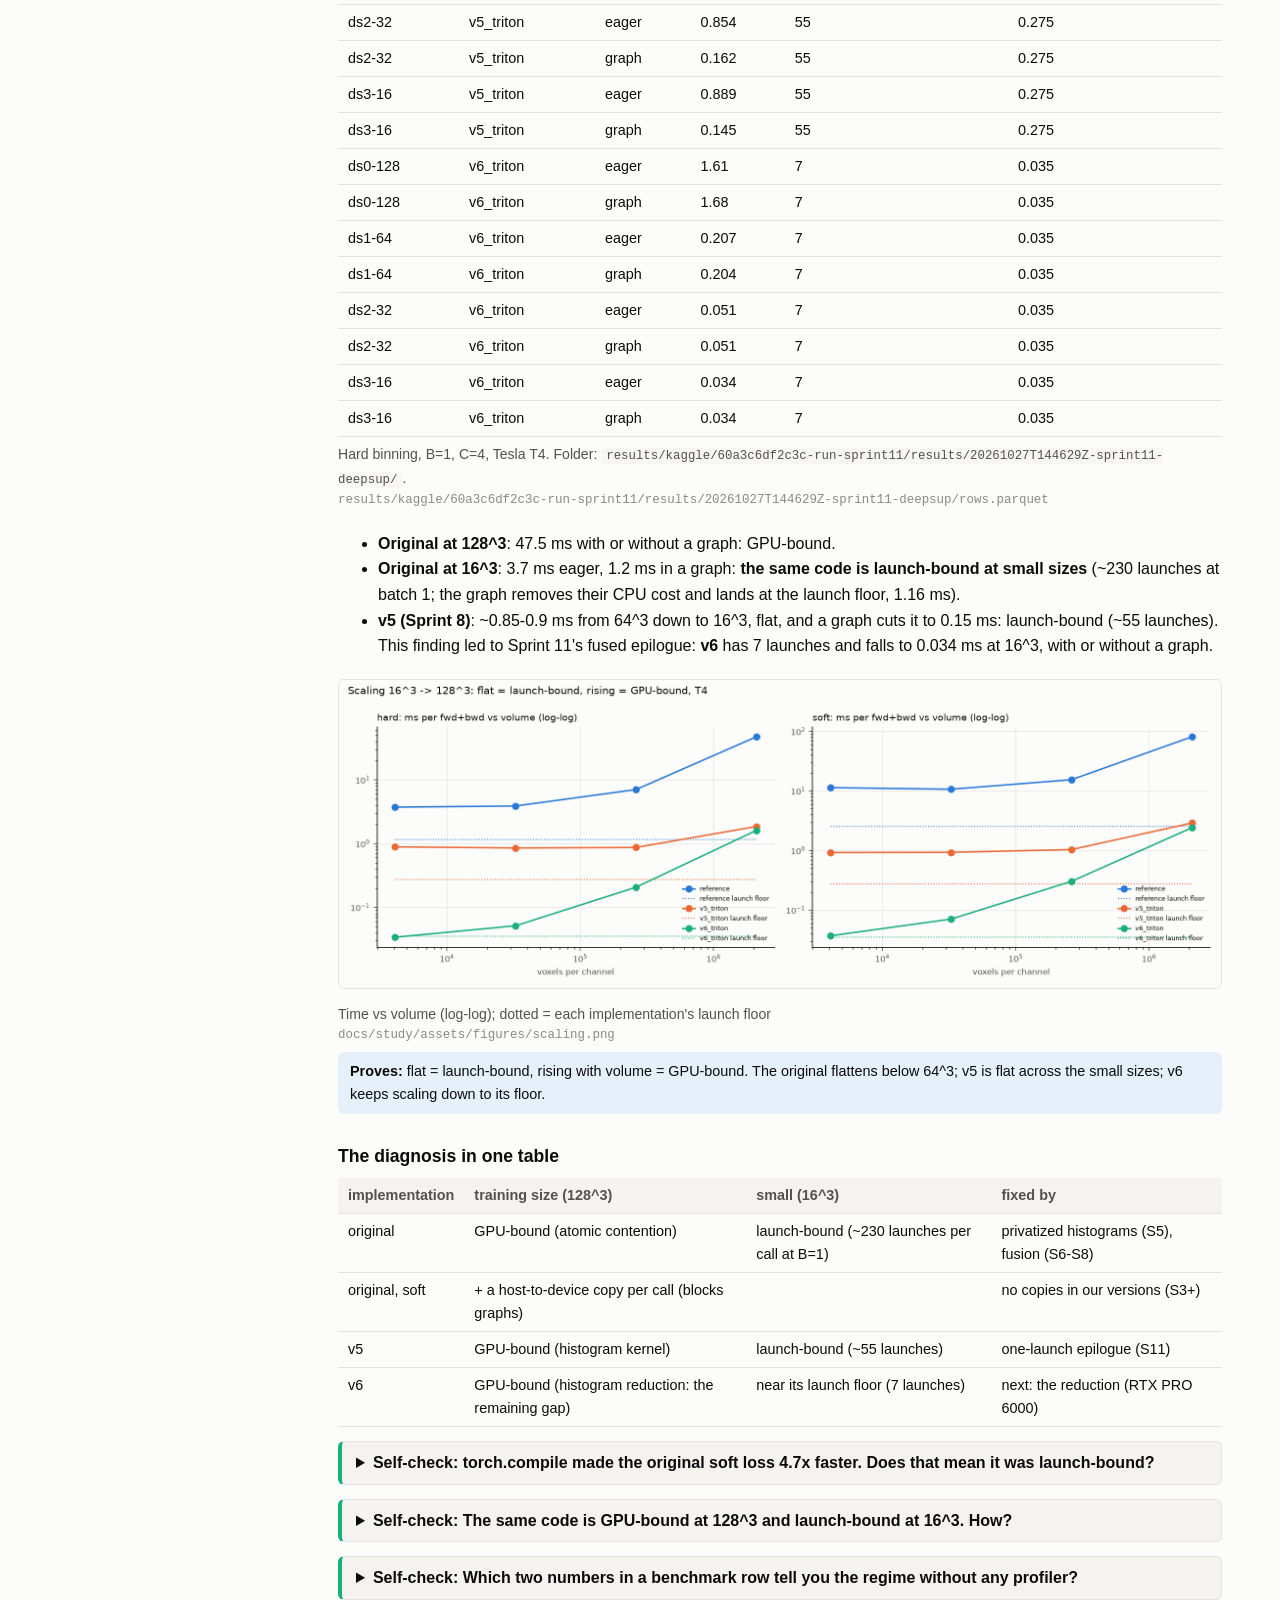
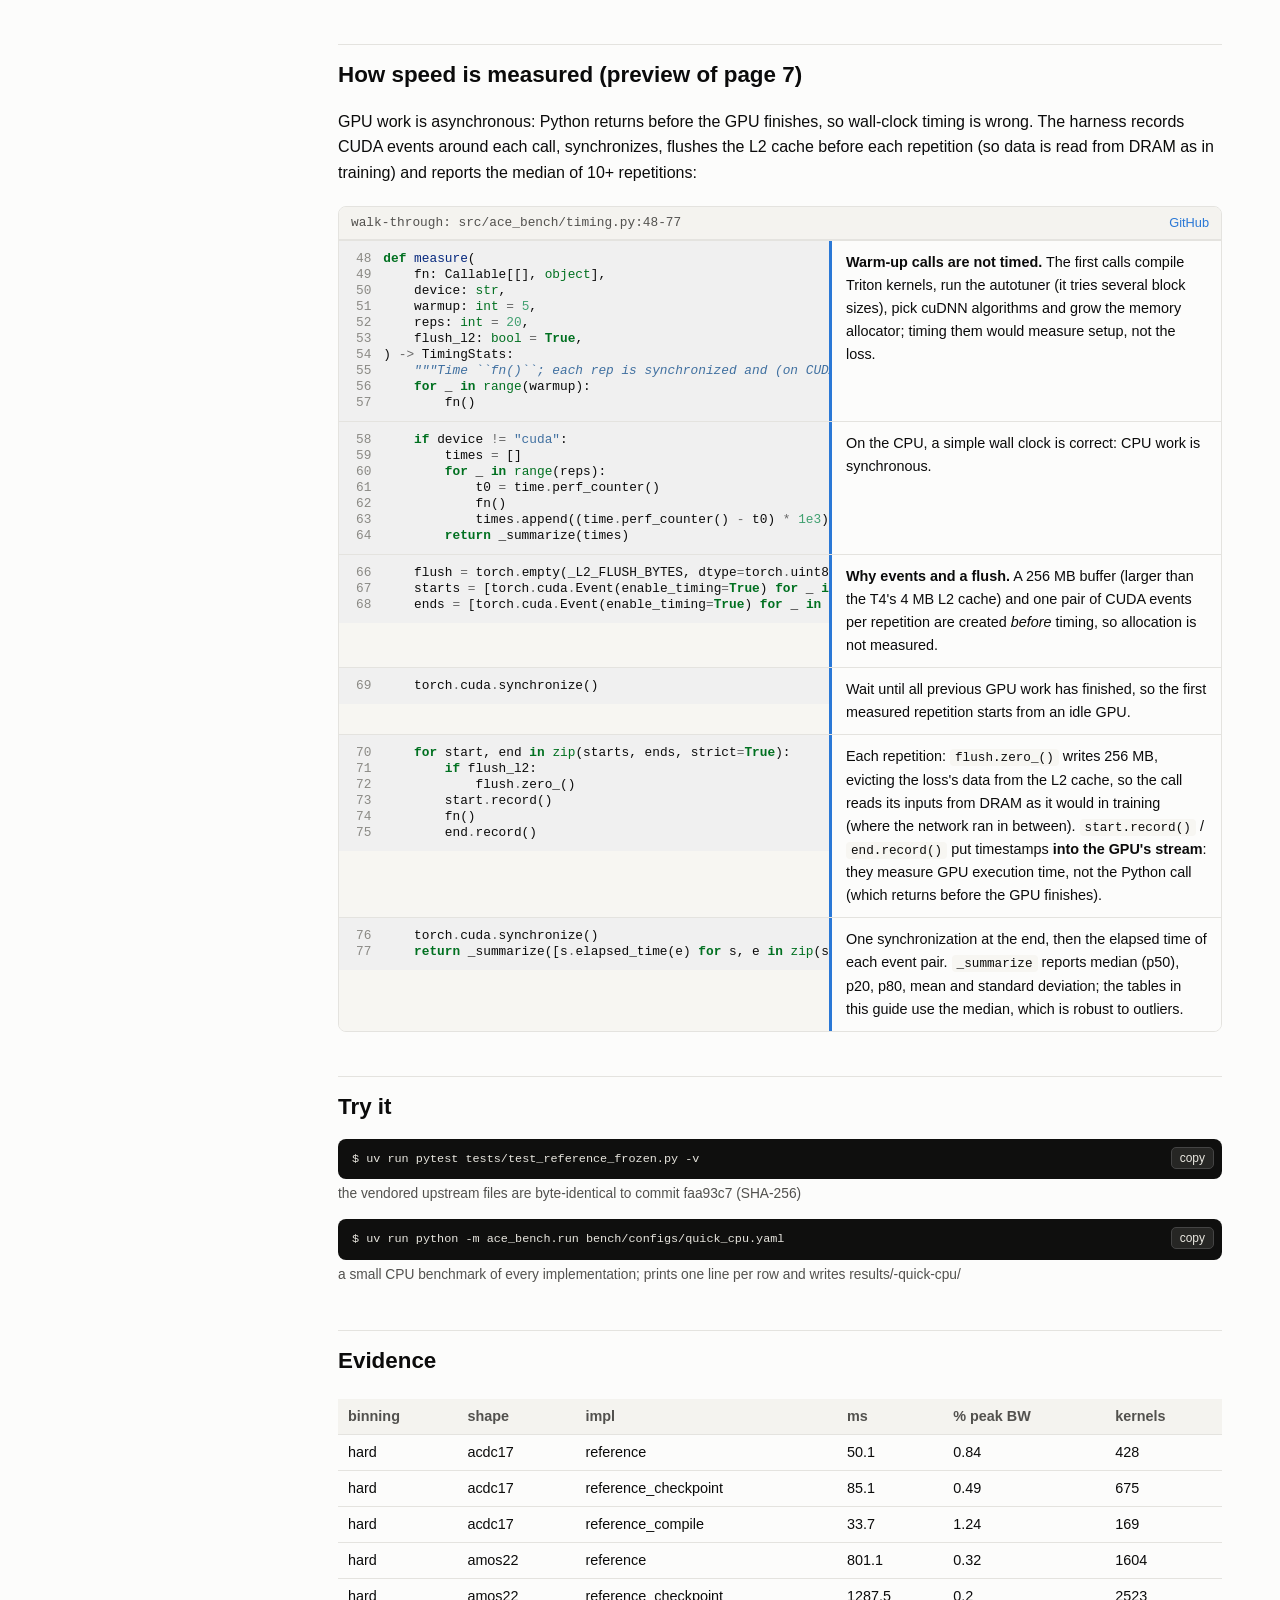
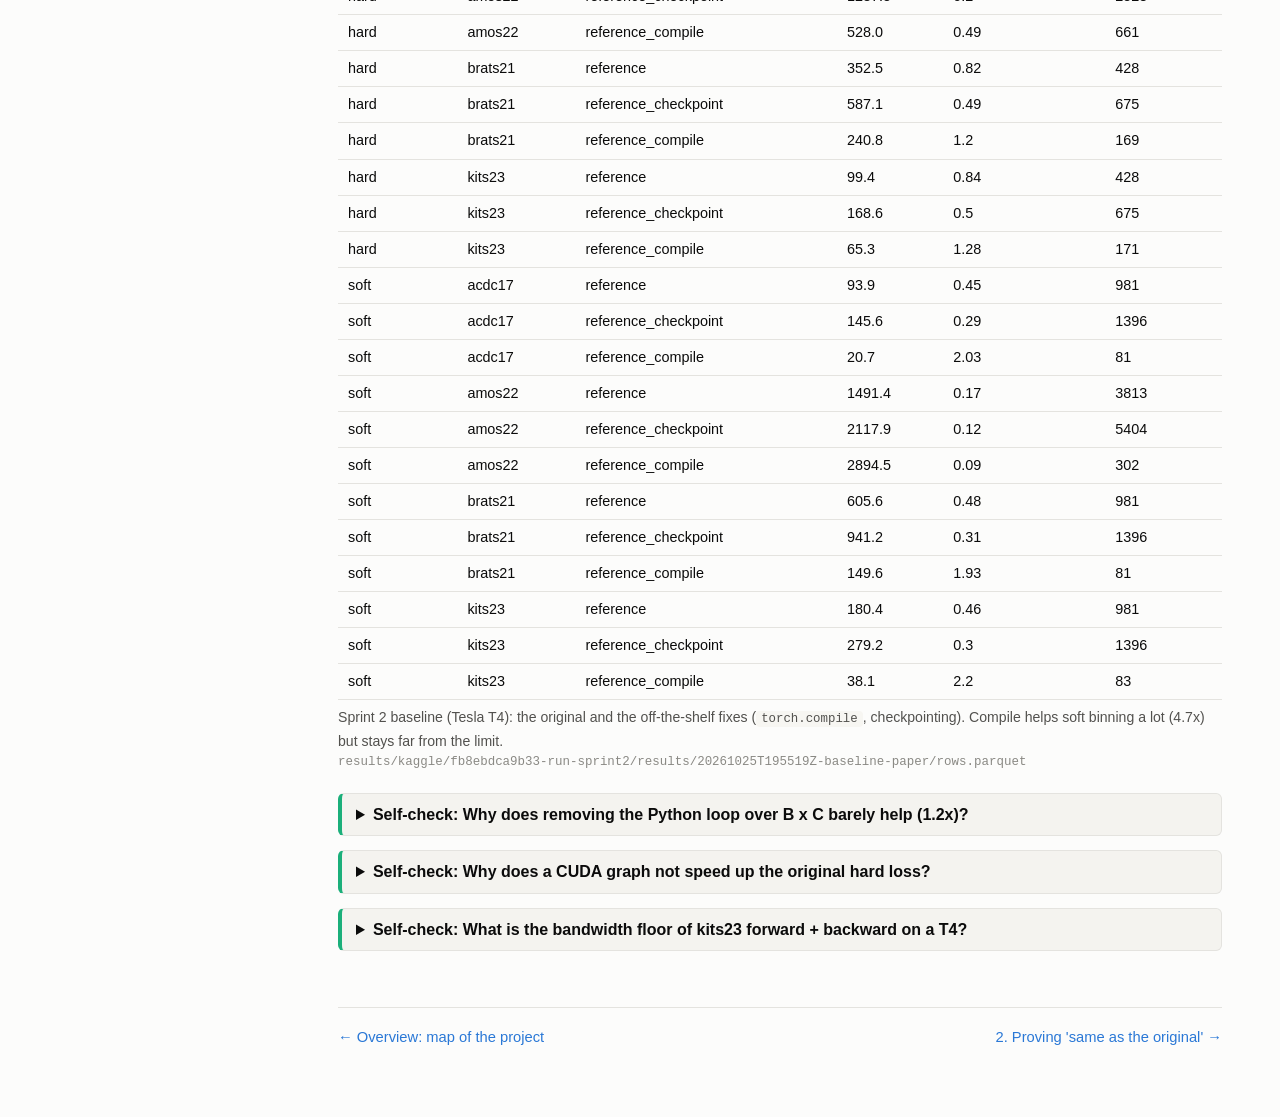
<file: docs/study/01-loss.html>
<!doctype html>
<html lang="en"><head><meta charset="utf-8">
<meta name="viewport" content="width=device-width, initial-scale=1">
<title>1. The loss and why the original is slow | ACE kernels study</title>
<link rel="stylesheet" href="assets/style.css">
<link rel="stylesheet" href="assets/pygments.css">
</head><body>
<aside class="side"><a class="brand" href="index.html">mL1-ACE kernels<br>
<small>study guide</small></a><ol class="pages"><li class=""><a href="index.html">Overview: map of the project</a></li><li class="current"><a href="01-loss.html">1. The loss and why the original is slow</a></li><li class=""><a href="02-correctness.html">2. Proving &#x27;same as the original&#x27;</a></li><li class=""><a href="03-pytorch.html">3. PyTorch: vectorize, handwritten backward</a></li><li class=""><a href="04-triton.html">4. Triton kernels</a></li><li class=""><a href="05-sprint11.html">5. Sprint 11: launches, index, packaging</a></li><li class=""><a href="06-training.html">6. Training: end-to-end, torch.compile</a></li><li class=""><a href="07-tooling.html">7. Tooling: bench, Kaggle, W&amp;B, profiler</a></li><li class=""><a href="evidence.html">Evidence: claim -&gt; proof</a></li><li class=""><a href="glossary.html">Glossary</a></li></ol>
<div class="toc"><b>On this page</b><ul><li><a href="#concept-what-ml1-ace-measures">Concept: what mL1-ACE measures</a></li><li><a href="#worked-example">Worked example</a></li><li><a href="#the-original-code">The original code</a></li><li><a href="#why-it-is-slow-memory-bound-work-done-the-expensive-way">Why it is slow: memory-bound work done the expensive way</a></li><li><a href="#gpu-bound-launch-bound-or-sync-bound-how-we-diagnosed-it">GPU-bound, launch-bound or sync-bound? How we diagnosed it</a></li><li><a href="#how-speed-is-measured-preview-of-page-7">How speed is measured (preview of page 7)</a></li><li><a href="#try-it">Try it</a></li><li><a href="#evidence">Evidence</a></li></ul></div>
<p class="meta">commit 96c4d7416d</p></aside>
<main><p class="sprints">Sprints: S1-S2</p><h1 id="1-the-loss-and-why-the-original-is-slow">1. The loss, and why the original is slow</h1>
<h2 id="concept-what-ml1-ace-measures">Concept: what mL1-ACE measures</h2>
<p>A segmentation network outputs, for every voxel and class, a probability <code>p</code>. A
model is <strong>calibrated</strong> when its confidence matches reality: of all voxels predicted
with probability ~0.8 for "kidney", ~80% really are kidney. The <strong>average calibration
error (ACE)</strong> measures the gap:</p>
<ol>
<li>Split the probability range [0, 1] into K bins (K = 20 in the paper).</li>
<li>Put every voxel into the bin of its probability.</li>
<li>Per bin: compare the mean predicted probability with the fraction of voxels that
   really belong to the class (mean of the 0/1 target).</li>
<li>Average the absolute gaps over the non-empty bins: that is the loss for one
   (volume, class) pair. <strong>mL1-ACE</strong> then averages over classes (and the batch).</li>
</ol>
<p>For one (b, c) pair with bins k = 1..K, voxel sets B_k, n_k = |B_k|:</p>
<pre><code>f_bc = mean over non-empty k of | (1/n_k) sum_{i in B_k} p_i  -  (1/n_k) sum_{i in B_k} y_i |
</code></pre>
<p><strong>Hard binning</strong> puts each voxel in exactly one bin, as above. <strong>Soft binning</strong>
spreads each voxel over its two nearest bin <em>centres</em> with linear weights, so the loss
is smooth in <code>p</code> (gradients do not jump when a voxel crosses a bin edge). Everything
below comes in both variants.</p>
<h2 id="worked-example">Worked example</h2>
<p>Eight voxels, one class, K = 4 bins of width 0.25. The code below runs the original
loss on them (at build time) and recomputes it by hand:</p>
<figure class="exec"><div class="code-head"><span class="path">worked example (run at build time, CPU)</span></div><div class="highlight"><pre><span></span><span class="kn">import</span><span class="w"> </span><span class="nn">torch</span>
<span class="kn">from</span><span class="w"> </span><span class="nn">ace_kernels</span><span class="w"> </span><span class="kn">import</span> <span class="n">ACEConfig</span><span class="p">,</span> <span class="n">ace_loss</span>

<span class="n">p</span> <span class="o">=</span> <span class="n">torch</span><span class="o">.</span><span class="n">tensor</span><span class="p">([[[</span><span class="mf">0.05</span><span class="p">,</span> <span class="mf">0.10</span><span class="p">,</span> <span class="mf">0.30</span><span class="p">,</span> <span class="mf">0.45</span><span class="p">,</span> <span class="mf">0.60</span><span class="p">,</span> <span class="mf">0.80</span><span class="p">,</span> <span class="mf">0.90</span><span class="p">,</span> <span class="mf">0.95</span><span class="p">]]])</span>  <span class="c1"># [B, C, N]</span>
<span class="n">y</span> <span class="o">=</span> <span class="n">torch</span><span class="o">.</span><span class="n">tensor</span><span class="p">([[[</span><span class="mf">0.0</span><span class="p">,</span> <span class="mf">0.0</span><span class="p">,</span> <span class="mf">0.0</span><span class="p">,</span> <span class="mf">1.0</span><span class="p">,</span> <span class="mf">1.0</span><span class="p">,</span> <span class="mf">0.0</span><span class="p">,</span> <span class="mf">1.0</span><span class="p">,</span> <span class="mf">1.0</span><span class="p">]]])</span>
<span class="n">config</span> <span class="o">=</span> <span class="n">ACEConfig</span><span class="p">(</span><span class="n">num_bins</span><span class="o">=</span><span class="mi">4</span><span class="p">,</span> <span class="n">activation</span><span class="o">=</span><span class="s2">"none"</span><span class="p">)</span>  <span class="c1"># inputs are probabilities</span>

<span class="n">edges</span> <span class="o">=</span> <span class="n">torch</span><span class="o">.</span><span class="n">linspace</span><span class="p">(</span><span class="mi">0</span><span class="p">,</span> <span class="mi">1</span> <span class="o">+</span> <span class="n">torch</span><span class="o">.</span><span class="n">finfo</span><span class="p">(</span><span class="n">torch</span><span class="o">.</span><span class="n">float32</span><span class="p">)</span><span class="o">.</span><span class="n">eps</span><span class="p">,</span> <span class="mi">5</span><span class="p">)[</span><span class="mi">1</span><span class="p">:]</span>
<span class="n">bins</span> <span class="o">=</span> <span class="n">torch</span><span class="o">.</span><span class="n">bucketize</span><span class="p">(</span><span class="n">p</span><span class="p">,</span> <span class="n">edges</span><span class="p">)</span>
<span class="nb">print</span><span class="p">(</span><span class="s2">"bin of each voxel:"</span><span class="p">,</span> <span class="n">bins</span><span class="o">.</span><span class="n">flatten</span><span class="p">()</span><span class="o">.</span><span class="n">tolist</span><span class="p">())</span>
<span class="n">gaps</span> <span class="o">=</span> <span class="p">[]</span>
<span class="k">for</span> <span class="n">k</span> <span class="ow">in</span> <span class="nb">range</span><span class="p">(</span><span class="mi">4</span><span class="p">):</span>
    <span class="n">m</span> <span class="o">=</span> <span class="n">bins</span> <span class="o">==</span> <span class="n">k</span>
    <span class="n">mp</span><span class="p">,</span> <span class="n">my</span> <span class="o">=</span> <span class="n">p</span><span class="p">[</span><span class="n">m</span><span class="p">]</span><span class="o">.</span><span class="n">mean</span><span class="p">()</span><span class="o">.</span><span class="n">item</span><span class="p">(),</span> <span class="n">y</span><span class="p">[</span><span class="n">m</span><span class="p">]</span><span class="o">.</span><span class="n">mean</span><span class="p">()</span><span class="o">.</span><span class="n">item</span><span class="p">()</span>
    <span class="n">gaps</span><span class="o">.</span><span class="n">append</span><span class="p">(</span><span class="nb">abs</span><span class="p">(</span><span class="n">mp</span> <span class="o">-</span> <span class="n">my</span><span class="p">))</span>
    <span class="nb">print</span><span class="p">(</span><span class="sa">f</span><span class="s2">"bin </span><span class="si">{</span><span class="n">k</span><span class="si">}</span><span class="s2">: n=</span><span class="si">{</span><span class="nb">int</span><span class="p">(</span><span class="n">m</span><span class="o">.</span><span class="n">sum</span><span class="p">())</span><span class="si">}</span><span class="s2">  mean p=</span><span class="si">{</span><span class="n">mp</span><span class="si">:</span><span class="s2">.3f</span><span class="si">}</span><span class="s2">  mean y=</span><span class="si">{</span><span class="n">my</span><span class="si">:</span><span class="s2">.3f</span><span class="si">}</span><span class="s2">  gap=</span><span class="si">{</span><span class="n">gaps</span><span class="p">[</span><span class="o">-</span><span class="mi">1</span><span class="p">]</span><span class="si">:</span><span class="s2">.3f</span><span class="si">}</span><span class="s2">"</span><span class="p">)</span>
<span class="nb">print</span><span class="p">(</span><span class="sa">f</span><span class="s2">"by hand:          </span><span class="si">{</span><span class="nb">sum</span><span class="p">(</span><span class="n">gaps</span><span class="p">)</span><span class="w"> </span><span class="o">/</span><span class="w"> </span><span class="nb">len</span><span class="p">(</span><span class="n">gaps</span><span class="p">)</span><span class="si">:</span><span class="s2">.4f</span><span class="si">}</span><span class="s2">"</span><span class="p">)</span>
<span class="nb">print</span><span class="p">(</span><span class="sa">f</span><span class="s2">"reference (hard): </span><span class="si">{</span><span class="n">ace_loss</span><span class="p">(</span><span class="n">p</span><span class="p">,</span><span class="w"> </span><span class="n">y</span><span class="p">,</span><span class="w"> </span><span class="n">config</span><span class="p">,</span><span class="w"> </span><span class="n">impl</span><span class="o">=</span><span class="s1">'reference'</span><span class="p">)</span><span class="o">.</span><span class="n">item</span><span class="p">()</span><span class="si">:</span><span class="s2">.4f</span><span class="si">}</span><span class="s2">"</span><span class="p">)</span>
<span class="n">soft</span> <span class="o">=</span> <span class="n">config</span><span class="o">.</span><span class="n">model_copy</span><span class="p">(</span><span class="n">update</span><span class="o">=</span><span class="p">{</span><span class="s1">'binning'</span><span class="p">:</span> <span class="s1">'soft'</span><span class="p">})</span>
<span class="nb">print</span><span class="p">(</span><span class="sa">f</span><span class="s2">"reference (soft): </span><span class="si">{</span><span class="n">ace_loss</span><span class="p">(</span><span class="n">p</span><span class="p">,</span><span class="w"> </span><span class="n">y</span><span class="p">,</span><span class="w"> </span><span class="n">soft</span><span class="p">,</span><span class="w"> </span><span class="n">impl</span><span class="o">=</span><span class="s1">'reference'</span><span class="p">)</span><span class="o">.</span><span class="n">item</span><span class="p">()</span><span class="si">:</span><span class="s2">.4f</span><span class="si">}</span><span class="s2">"</span><span class="p">)</span>
</pre></div>
<pre class="output">bin of each voxel: [0, 0, 1, 1, 2, 3, 3, 3]
bin 0: n=2  mean p=0.075  mean y=0.000  gap=0.075
bin 1: n=2  mean p=0.375  mean y=0.500  gap=0.125
bin 2: n=1  mean p=0.600  mean y=1.000  gap=0.400
bin 3: n=3  mean p=0.883  mean y=0.667  gap=0.217
by hand:          0.2042
reference (hard): 0.2042
reference (soft): 0.1474</pre></figure>
<p>Bin 3 (p in [0.75, 1]) predicts 0.88 on average but only 2 of 3 voxels are positive:
the model is over-confident there, and the loss pushes those probabilities down.</p>
<h2 id="the-original-code">The original code</h2>
<p>The upstream loss (<code>src/ace_reference/hardl1ace.py</code>, frozen and SHA-checked) computes
the per-bin statistics with a Python loop over batch x class, and three scatter
operations per slice:</p>
<figure class="walk"><div class="code-head"><span class="path">walk-through: src/ace_reference/hardl1ace.py:70-105</span><a href="https://github.com/kapitan05/ace-kernels/blob/96c4d7416d319bfbb3de6fac816f1df55f6fcc1a/src/ace_reference/hardl1ace.py#L70-L105" target="_blank" rel="noopener">GitHub</a></div><div class="step"><div class="step-code"><div class="highlight"><pre><span></span><span class="linenos">70</span>    <span class="n">batch_size</span><span class="p">,</span> <span class="n">num_channels</span> <span class="o">=</span> <span class="nb">input</span><span class="o">.</span><span class="n">shape</span><span class="p">[:</span><span class="mi">2</span><span class="p">]</span>
<span class="linenos">71</span>    <span class="n">boundaries</span> <span class="o">=</span> <span class="n">torch</span><span class="o">.</span><span class="n">linspace</span><span class="p">(</span>
<span class="linenos">72</span>        <span class="n">start</span><span class="o">=</span><span class="mf">0.0</span><span class="p">,</span>
<span class="linenos">73</span>        <span class="n">end</span><span class="o">=</span><span class="mf">1.0</span> <span class="o">+</span> <span class="n">torch</span><span class="o">.</span><span class="n">finfo</span><span class="p">(</span><span class="n">torch</span><span class="o">.</span><span class="n">float32</span><span class="p">)</span><span class="o">.</span><span class="n">eps</span><span class="p">,</span>
<span class="linenos">74</span>        <span class="n">steps</span><span class="o">=</span><span class="n">num_bins</span> <span class="o">+</span> <span class="mi">1</span><span class="p">,</span>
<span class="linenos">75</span>        <span class="n">device</span><span class="o">=</span><span class="nb">input</span><span class="o">.</span><span class="n">device</span><span class="p">,</span>
<span class="linenos">76</span>    <span class="p">)</span>
</pre></div>
</div><div class="step-note"><p><strong>Bin edges.</strong> <code>boundaries</code> holds K+1 equally spaced values from 0 to <code>1 + eps32</code> (the tiny extra <code>eps32 = 1.19e-7</code> makes a probability of exactly 1.0 fall <em>inside</em> the last bin instead of past it). Only <code>boundaries[1:]</code> (the K upper edges) is used below. Note it is a <strong>float32</strong> tensor: its values are not exactly <code>k/K</code>, which is why every later implementation must use this same table to get bit-identical bins.</p></div></div><div class="step"><div class="step-code"><div class="highlight"><pre><span></span><span class="linenos">78</span>    <span class="n">mean_p_per_bin</span> <span class="o">=</span> <span class="n">torch</span><span class="o">.</span><span class="n">zeros</span><span class="p">(</span>
<span class="linenos">79</span>        <span class="n">batch_size</span><span class="p">,</span> <span class="n">num_channels</span><span class="p">,</span> <span class="n">num_bins</span><span class="p">,</span> <span class="n">device</span><span class="o">=</span><span class="nb">input</span><span class="o">.</span><span class="n">device</span>
<span class="linenos">80</span>    <span class="p">)</span>
<span class="linenos">81</span>    <span class="n">mean_gt_per_bin</span> <span class="o">=</span> <span class="n">torch</span><span class="o">.</span><span class="n">zeros_like</span><span class="p">(</span><span class="n">mean_p_per_bin</span><span class="p">)</span>
<span class="linenos">82</span>    <span class="n">bin_counts</span> <span class="o">=</span> <span class="n">torch</span><span class="o">.</span><span class="n">zeros_like</span><span class="p">(</span><span class="n">mean_p_per_bin</span><span class="p">)</span>
</pre></div>
</div><div class="step-note"><p><strong>Output buffers</strong>, one row of K bins per (batch, class) pair: mean prediction, mean target and voxel count per bin. Shape <code>[B, C, K]</code>, tiny (640 values for B=2, C=4, K=20).</p></div></div><div class="step"><div class="step-code"><div class="highlight"><pre><span></span><span class="linenos">84</span>    <span class="nb">input</span> <span class="o">=</span> <span class="nb">input</span><span class="o">.</span><span class="n">flatten</span><span class="p">(</span><span class="n">start_dim</span><span class="o">=</span><span class="mi">2</span><span class="p">)</span><span class="o">.</span><span class="n">float</span><span class="p">()</span>
<span class="linenos">85</span>    <span class="n">target</span> <span class="o">=</span> <span class="n">target</span><span class="o">.</span><span class="n">flatten</span><span class="p">(</span><span class="n">start_dim</span><span class="o">=</span><span class="mi">2</span><span class="p">)</span><span class="o">.</span><span class="n">float</span><span class="p">()</span>
</pre></div>
</div><div class="step-note"><p>Spatial dimensions are flattened: a 3D volume <code>[B, C, X, Y, Z]</code> becomes <code>[B, C, N]</code> with N = X·Y·Z voxels. <code>.float()</code> copies the target to float32 (a full extra copy of the target tensor).</p></div></div><div class="step"><div class="step-code"><div class="highlight"><pre><span></span><span class="linenos">87</span>    <span class="k">for</span> <span class="n">b</span> <span class="ow">in</span> <span class="nb">range</span><span class="p">(</span><span class="n">batch_size</span><span class="p">):</span>
<span class="linenos">88</span>        <span class="k">for</span> <span class="n">c</span> <span class="ow">in</span> <span class="nb">range</span><span class="p">(</span><span class="n">num_channels</span><span class="p">):</span>
</pre></div>
</div><div class="step-note"><p><strong>The Python loop</strong> over every (b, c) pair: 2 x 4 = 8 iterations for kits23, 2 x 16 = 32 for amos22. Each iteration launches several GPU kernels, so the number of launches grows with B·C (428 per call for kits23 hard).</p></div></div><div class="step"><div class="step-code"><div class="highlight"><pre><span></span><span class="linenos">89</span>            <span class="n">bin_idx</span> <span class="o">=</span> <span class="n">torch</span><span class="o">.</span><span class="n">bucketize</span><span class="p">(</span><span class="nb">input</span><span class="p">[</span><span class="n">b</span><span class="p">,</span> <span class="n">c</span><span class="p">,</span> <span class="p">:],</span> <span class="n">boundaries</span><span class="p">[</span><span class="mi">1</span><span class="p">:],</span> <span class="n">right</span><span class="o">=</span><span class="n">right</span><span class="p">)</span>
</pre></div>
</div><div class="step-note"><p><code>bucketize</code> returns, for each of the N probabilities of this slice, the index of its bin: the number of edges smaller than p (<code>right=False</code>). This allocates an <strong>int64 tensor of N elements</strong> (8 bytes per voxel), which autograd keeps for the backward.</p></div></div><div class="step"><div class="step-code"><div class="highlight"><pre><span></span><span class="linenos">90</span>            <span class="n">bin_counts</span><span class="p">[</span><span class="n">b</span><span class="p">,</span> <span class="n">c</span><span class="p">,</span> <span class="p">:]</span> <span class="o">=</span> <span class="n">torch</span><span class="o">.</span><span class="n">zeros_like</span><span class="p">(</span><span class="n">boundaries</span><span class="p">[</span><span class="mi">1</span><span class="p">:])</span><span class="o">.</span><span class="n">scatter_add</span><span class="p">(</span>
<span class="linenos">91</span>                <span class="mi">0</span><span class="p">,</span> <span class="n">bin_idx</span><span class="p">,</span> <span class="n">torch</span><span class="o">.</span><span class="n">ones_like</span><span class="p">(</span><span class="nb">input</span><span class="p">[</span><span class="n">b</span><span class="p">,</span> <span class="n">c</span><span class="p">,</span> <span class="p">:])</span>
<span class="linenos">92</span>            <span class="p">)</span>
</pre></div>
</div><div class="step-note"><p><strong>Counting.</strong> <code>scatter_add</code> adds 1 at position <code>bin_idx[i]</code> for every voxel i. On the GPU, every voxel's thread does an <em>atomic</em> add into one of only K = 20 addresses: millions of colliding atomics. This is the contention that costs 84% of the original's GPU time.</p></div></div><div class="step"><div class="step-code"><div class="highlight"><pre><span></span><span class="linenos">94</span>            <span class="n">mean_p_per_bin</span><span class="p">[</span><span class="n">b</span><span class="p">,</span> <span class="n">c</span><span class="p">,</span> <span class="p">:]</span> <span class="o">=</span> <span class="n">torch</span><span class="o">.</span><span class="n">empty_like</span><span class="p">(</span><span class="n">boundaries</span><span class="p">[</span><span class="mi">1</span><span class="p">:])</span><span class="o">.</span><span class="n">scatter_reduce</span><span class="p">(</span>
<span class="linenos">95</span>                <span class="mi">0</span><span class="p">,</span> <span class="n">bin_idx</span><span class="p">,</span> <span class="nb">input</span><span class="p">[</span><span class="n">b</span><span class="p">,</span> <span class="n">c</span><span class="p">,</span> <span class="p">:],</span> <span class="n">reduce</span><span class="o">=</span><span class="s2">"mean"</span><span class="p">,</span> <span class="n">include_self</span><span class="o">=</span><span class="kc">False</span>
<span class="linenos">96</span>            <span class="p">)</span>
<span class="linenos">97</span>            <span class="n">mean_gt_per_bin</span><span class="p">[</span><span class="n">b</span><span class="p">,</span> <span class="n">c</span><span class="p">,</span> <span class="p">:]</span> <span class="o">=</span> <span class="n">torch</span><span class="o">.</span><span class="n">empty_like</span><span class="p">(</span><span class="n">boundaries</span><span class="p">[</span><span class="mi">1</span><span class="p">:])</span><span class="o">.</span><span class="n">scatter_reduce</span><span class="p">(</span>
<span class="linenos">98</span>                <span class="mi">0</span><span class="p">,</span> <span class="n">bin_idx</span><span class="p">,</span> <span class="n">target</span><span class="p">[</span><span class="n">b</span><span class="p">,</span> <span class="n">c</span><span class="p">,</span> <span class="p">:]</span><span class="o">.</span><span class="n">float</span><span class="p">(),</span> <span class="n">reduce</span><span class="o">=</span><span class="s2">"mean"</span><span class="p">,</span> <span class="n">include_self</span><span class="o">=</span><span class="kc">False</span>
<span class="linenos">99</span>            <span class="p">)</span>
</pre></div>
</div><div class="step-note"><p><strong>Means per bin</strong>, again by scattering all N voxels: <code>scatter_reduce(..., reduce="mean")</code> for the probabilities and once more for the targets. Two more full passes over the data, two more rounds of atomics. <code>include_self=False</code> ignores the uninitialized <code>empty_like</code> values.</p></div></div><div class="step"><div class="step-code"><div class="highlight"><pre><span></span><span class="linenos">101</span>    <span class="c1"># Remove nonsense bins:</span>
<span class="linenos">102</span>    <span class="n">mean_p_per_bin</span><span class="p">[</span><span class="n">bin_counts</span> <span class="o">==</span> <span class="mi">0</span><span class="p">]</span> <span class="o">=</span> <span class="n">torch</span><span class="o">.</span><span class="n">nan</span>
<span class="linenos">103</span>    <span class="n">mean_gt_per_bin</span><span class="p">[</span><span class="n">bin_counts</span> <span class="o">==</span> <span class="mi">0</span><span class="p">]</span> <span class="o">=</span> <span class="n">torch</span><span class="o">.</span><span class="n">nan</span>
<span class="linenos">104</span>
<span class="linenos">105</span>    <span class="k">return</span> <span class="n">mean_p_per_bin</span><span class="p">,</span> <span class="n">mean_gt_per_bin</span><span class="p">,</span> <span class="n">bin_counts</span>
</pre></div>
</div><div class="step-note"><p>Bins with no voxels get NaN means, so that the later <code>nanmean</code> skips them. This boolean-mask assignment is another pass over <code>[B, C, K]</code> (cheap) but uses a mask that autograd also has to track.</p></div></div></figure>
<p>Then the loss itself, from the per-bin means:</p>
<figure class="walk"><div class="code-head"><span class="path">walk-through: src/ace_reference/hardl1ace.py:233-278</span><a href="https://github.com/kapitan05/ace-kernels/blob/96c4d7416d319bfbb3de6fac816f1df55f6fcc1a/src/ace_reference/hardl1ace.py#L233-L278" target="_blank" rel="noopener">GitHub</a></div><div class="step"><div class="step-code"><div class="highlight"><pre><span></span><span class="linenos">233</span>        <span class="n">mean_p_per_bin</span><span class="p">,</span> <span class="n">mean_gt_per_bin</span><span class="p">,</span> <span class="n">bin_counts</span> <span class="o">=</span> <span class="n">hard_binned_calibration</span><span class="p">(</span>
<span class="linenos">234</span>            <span class="nb">input</span><span class="p">,</span> <span class="n">target</span><span class="p">,</span> <span class="n">num_bins</span><span class="o">=</span><span class="bp">self</span><span class="o">.</span><span class="n">num_bins</span><span class="p">,</span> <span class="n">right</span><span class="o">=</span><span class="bp">self</span><span class="o">.</span><span class="n">right</span>
<span class="linenos">235</span>        <span class="p">)</span>
</pre></div>
</div><div class="step-note"><p>Calls the binning function above; the activation (softmax) and the one-hot conversion of the target already happened earlier in <code>forward</code>.</p></div></div><div class="step"><div class="step-code"><div class="highlight"><pre><span></span><span class="linenos">236</span>        <span class="n">f</span> <span class="o">=</span> <span class="n">torch</span><span class="o">.</span><span class="n">nanmean</span><span class="p">(</span><span class="n">torch</span><span class="o">.</span><span class="n">abs</span><span class="p">(</span><span class="n">mean_p_per_bin</span> <span class="o">-</span> <span class="n">mean_gt_per_bin</span><span class="p">),</span> <span class="n">dim</span><span class="o">=-</span><span class="mi">1</span><span class="p">)</span>
<span class="linenos">237</span>
<span class="linenos">238</span>        <span class="c1"># Mask out empty classes if ignore_empty_classes is True</span>
</pre></div>
</div><div class="step-note"><p><strong>The loss per (b, c)</strong>: absolute gap per bin, averaged over the K bins while skipping NaN (= empty) bins. Result <code>[B, C]</code>. The gradient flows back through <code>abs</code> (the sign of the gap) and the means.</p></div></div><div class="step"><div class="step-code"><div class="highlight"><pre><span></span><span class="linenos">239</span>        <span class="k">if</span> <span class="bp">self</span><span class="o">.</span><span class="n">ignore_empty_classes</span><span class="p">:</span>
<span class="linenos">240</span>            <span class="n">non_empty_mask</span> <span class="o">=</span> <span class="n">target</span><span class="o">.</span><span class="n">sum</span><span class="p">(</span><span class="n">dim</span><span class="o">=</span><span class="nb">list</span><span class="p">(</span><span class="nb">range</span><span class="p">(</span><span class="mi">2</span><span class="p">,</span> <span class="n">target</span><span class="o">.</span><span class="n">dim</span><span class="p">())))</span> <span class="o">&gt;</span> <span class="mi">0</span>
<span class="linenos">241</span>            <span class="n">f</span> <span class="o">=</span> <span class="n">f</span> <span class="o">*</span> <span class="n">non_empty_mask</span><span class="o">.</span><span class="n">float</span><span class="p">()</span>
</pre></div>
</div><div class="step-note"><p>Classes that do not occur in this volume's target contribute 0 (otherwise an absent class would still be penalized). <code>target.sum(...)</code> reads the <strong>whole</strong> target tensor again just to find which classes are present; v4 later derives presence from the per-bin target sums instead, at no cost.</p></div></div><div class="step"><div class="step-code"><div class="highlight"><pre><span></span><span class="linenos">243</span>        <span class="n">num_of_classes</span> <span class="o">=</span> <span class="n">target</span><span class="o">.</span><span class="n">shape</span><span class="p">[</span><span class="mi">1</span><span class="p">]</span>
<span class="linenos">244</span>        <span class="k">if</span> <span class="bp">self</span><span class="o">.</span><span class="n">class_weight</span> <span class="ow">is</span> <span class="ow">not</span> <span class="kc">None</span> <span class="ow">and</span> <span class="n">num_of_classes</span> <span class="o">!=</span> <span class="mi">1</span><span class="p">:</span>
<span class="linenos">245</span>            <span class="c1"># make sure the lengths of weights are equal to the number of classes</span>
<span class="linenos">246</span>            <span class="k">if</span> <span class="bp">self</span><span class="o">.</span><span class="n">class_weight</span><span class="o">.</span><span class="n">ndim</span> <span class="o">==</span> <span class="mi">0</span><span class="p">:</span>
<span class="linenos">247</span>                <span class="bp">self</span><span class="o">.</span><span class="n">class_weight</span> <span class="o">=</span> <span class="n">torch</span><span class="o">.</span><span class="n">as_tensor</span><span class="p">(</span>
<span class="linenos">248</span>                    <span class="p">[</span><span class="bp">self</span><span class="o">.</span><span class="n">class_weight</span><span class="p">]</span> <span class="o">*</span> <span class="n">num_of_classes</span>
<span class="linenos">249</span>                <span class="p">)</span>
<span class="linenos">250</span>            <span class="k">else</span><span class="p">:</span>
<span class="linenos">251</span>                <span class="k">if</span> <span class="bp">self</span><span class="o">.</span><span class="n">class_weight</span><span class="o">.</span><span class="n">shape</span><span class="p">[</span><span class="mi">0</span><span class="p">]</span> <span class="o">!=</span> <span class="n">num_of_classes</span><span class="p">:</span>
<span class="linenos">252</span>                    <span class="k">raise</span> <span class="ne">ValueError</span><span class="p">(</span>
<span class="linenos">253</span><span class="w">                        </span><span class="sd">"""the length of the `weight` sequence should be the same as the number of classes.</span>
<span class="linenos">254</span><span class="sd">                        If `include_background=False`, the weight should not include</span>
<span class="linenos">255</span><span class="sd">                        the background category class 0."""</span>
<span class="linenos">256</span>                    <span class="p">)</span>
<span class="linenos">257</span>            <span class="k">if</span> <span class="bp">self</span><span class="o">.</span><span class="n">class_weight</span><span class="o">.</span><span class="n">min</span><span class="p">()</span> <span class="o">&lt;</span> <span class="mi">0</span><span class="p">:</span>
<span class="linenos">258</span>                <span class="k">raise</span> <span class="ne">ValueError</span><span class="p">(</span>
<span class="linenos">259</span>                    <span class="s2">"the value/values of the `weight` should be no less than 0."</span>
<span class="linenos">260</span>                <span class="p">)</span>
<span class="linenos">261</span>            <span class="c1"># apply class_weight to loss</span>
<span class="linenos">262</span>            <span class="n">f</span> <span class="o">=</span> <span class="n">f</span> <span class="o">*</span> <span class="bp">self</span><span class="o">.</span><span class="n">class_weight</span><span class="o">.</span><span class="n">to</span><span class="p">(</span><span class="n">f</span><span class="p">)</span>
</pre></div>
</div><div class="step-note"><p><strong>Class weights</strong> (optional): validated, then multiplied into <code>f</code>. <code>torch.as_tensor</code> on a Python list creates a CPU tensor and <code>.to(f)</code> copies it to the GPU on every call: a host-to-device copy (harmless for speed, but it prevents CUDA-graph capture; our versions use Python scalars).</p></div></div><div class="step"><div class="step-code"><div class="highlight"><pre><span></span><span class="linenos">264</span>        <span class="k">if</span> <span class="bp">self</span><span class="o">.</span><span class="n">reduction</span> <span class="o">==</span> <span class="n">LossReduction</span><span class="o">.</span><span class="n">MEAN</span><span class="o">.</span><span class="n">value</span><span class="p">:</span>
<span class="linenos">265</span>            <span class="n">f</span> <span class="o">=</span> <span class="n">torch</span><span class="o">.</span><span class="n">mean</span><span class="p">(</span><span class="n">f</span><span class="p">)</span>  <span class="c1"># the batch and channel average</span>
<span class="linenos">266</span>        <span class="k">elif</span> <span class="bp">self</span><span class="o">.</span><span class="n">reduction</span> <span class="o">==</span> <span class="n">LossReduction</span><span class="o">.</span><span class="n">SUM</span><span class="o">.</span><span class="n">value</span><span class="p">:</span>
<span class="linenos">267</span>            <span class="n">f</span> <span class="o">=</span> <span class="n">torch</span><span class="o">.</span><span class="n">sum</span><span class="p">(</span><span class="n">f</span><span class="p">)</span>  <span class="c1"># sum over the batch and channel dims</span>
<span class="linenos">268</span>        <span class="k">elif</span> <span class="bp">self</span><span class="o">.</span><span class="n">reduction</span> <span class="o">==</span> <span class="n">LossReduction</span><span class="o">.</span><span class="n">NONE</span><span class="o">.</span><span class="n">value</span><span class="p">:</span>
<span class="linenos">269</span>            <span class="c1"># If we are not computing voxelwise loss components at least</span>
<span class="linenos">270</span>            <span class="c1"># make sure a none reduction maintains a broadcastable shape</span>
<span class="linenos">271</span>            <span class="n">broadcast_shape</span> <span class="o">=</span> <span class="nb">list</span><span class="p">(</span><span class="n">f</span><span class="o">.</span><span class="n">shape</span><span class="p">[</span><span class="mi">0</span><span class="p">:</span><span class="mi">2</span><span class="p">])</span> <span class="o">+</span> <span class="p">[</span><span class="mi">1</span><span class="p">]</span> <span class="o">*</span> <span class="p">(</span><span class="nb">len</span><span class="p">(</span><span class="nb">input</span><span class="o">.</span><span class="n">shape</span><span class="p">)</span> <span class="o">-</span> <span class="mi">2</span><span class="p">)</span>
<span class="linenos">272</span>            <span class="n">f</span> <span class="o">=</span> <span class="n">f</span><span class="o">.</span><span class="n">view</span><span class="p">(</span><span class="n">broadcast_shape</span><span class="p">)</span>
<span class="linenos">273</span>        <span class="k">else</span><span class="p">:</span>
<span class="linenos">274</span>            <span class="k">raise</span> <span class="ne">ValueError</span><span class="p">(</span>
<span class="linenos">275</span>                <span class="sa">f</span><span class="s1">'Unsupported reduction: </span><span class="si">{</span><span class="bp">self</span><span class="o">.</span><span class="n">reduction</span><span class="si">}</span><span class="s1">, available options are ["mean", "sum", "none"].'</span>
<span class="linenos">276</span>            <span class="p">)</span>
<span class="linenos">277</span>
<span class="linenos">278</span>        <span class="k">return</span> <span class="n">f</span>  <span class="c1"># L1 ACE loss</span>
</pre></div>
</div><div class="step-note"><p><strong>Reduction</strong> over the <code>[B, C]</code> values: mean (the paper's setting), sum, or none (keeps a broadcastable <code>[B, C, 1, 1, 1]</code> shape).</p></div></div></figure>
<p>Autograd differentiates all of this automatically, which means it <strong>stores</strong>
intermediate per-voxel tensors (bin indices, one-hot targets, gathered values) for the
backward pass: 3x the input for hard binning, 11x for soft.</p>
<h2 id="why-it-is-slow-memory-bound-work-done-the-expensive-way">Why it is slow: memory-bound work done the expensive way</h2>
<p>The loss does very little arithmetic per voxel, so the ideal implementation is
<strong>memory-bound</strong>: its time is set by how fast the GPU can read the inputs. On a T4
(320 GB/s), reading the kits23 batch (2 x 4 x 128^3 float32 logits + labels) once for
the forward and twice for the backward takes ~0.8 ms. That is the <strong>bandwidth floor</strong>.
The original takes ~100 ms (hard) / ~180 ms (soft): 118x / 217x above the floor.</p>
<figure class="plot"><img src="assets/plots/docs_study_assets_figures_distance-to-limit.png" alt="Measured time divided by the bandwidth floor, per implementation (1 = hardware limit)" loading="lazy"><figcaption>Measured time divided by the bandwidth floor, per implementation (1 = hardware limit) <span class="src">docs/study/assets/figures/distance-to-limit.png</span></figcaption><p class="proves"><b>Proves:</b> the original is two orders of magnitude from the hardware limit; each sprint moves closer; the final kernels are 4-7x from it.</p></figure>
<p>Where do 100 ms go? The profiler (Sprint 2) answered it, and the answer was not the
obvious one:</p>
<figure class="plot"><img src="assets/plots/docs_study_assets_figures_time-breakdown.png" alt="GPU time by kernel type, kits23 hard, per implementation" loading="lazy"><figcaption>GPU time by kernel type, kits23 hard, per implementation <span class="src">docs/study/assets/figures/time-breakdown.png</span></figcaption><p class="proves"><b>Proves:</b> in the original, 84% of the GPU time is scatter (atomic) kernels; removing the Python loop alone (v1) leaves the atomics and is only 1.2-2.5x faster.</p></figure>
<p><strong>Atomic contention.</strong> An atomic add makes a read-modify-write on one memory address
indivisible. When millions of GPU threads atomically add into the same 20 addresses,
they serialize: the hardware handles colliding updates one after another. The fix
(page 4) is to let each block of threads build a <strong>private</strong> histogram in its own
registers and publish it with one atomic per bin.</p>
<p>Other waste found in Sprint 2 (each fixed by a later sprint):</p>
<table>
<thead>
<tr>
<th>inefficiency</th>
<th>cost</th>
<th>fixed in</th>
</tr>
</thead>
<tbody>
<tr>
<td>B x C Python loop (428-3813 kernel launches per call)</td>
<td>launch overhead, small kernels</td>
<td>S3 (v1)</td>
</tr>
<tr>
<td>three scatter passes, each re-reading the data</td>
<td>3x memory traffic</td>
<td>S3 (v1), S5 (v3)</td>
</tr>
<tr>
<td>atomic contention on K addresses</td>
<td>84% of GPU time</td>
<td>S5 (v3)</td>
</tr>
<tr>
<td>per-voxel tensors saved for backward</td>
<td>3x / 11x input memory</td>
<td>S4 (v2)</td>
</tr>
<tr>
<td>separate softmax pass (and again in backward)</td>
<td>31% of v4's time</td>
<td>S8 (v5)</td>
</tr>
<tr>
<td>host-to-device copy in soft binning (<code>torch.tensor</code> in forward)</td>
<td>breaks CUDA graphs</td>
<td>S3</td>
</tr>
</tbody>
</table>
<h2 id="gpu-bound-launch-bound-or-sync-bound-how-we-diagnosed-it">GPU-bound, launch-bound or sync-bound? How we diagnosed it</h2>
<p>A program on a GPU is slow for one of three reasons. Which one decides the fix:</p>
<table>
<thead>
<tr>
<th>regime</th>
<th>what happens</th>
<th>timeline looks like</th>
<th>fix</th>
</tr>
</thead>
<tbody>
<tr>
<td><strong>GPU-bound</strong></td>
<td>the CPU queues kernels quickly, then waits; the GPU runs them back to back</td>
<td>GPU row full, no gaps</td>
<td>better kernels: less memory traffic, fusion, a better algorithm, lower precision</td>
</tr>
<tr>
<td><strong>launch-bound</strong> (CPU / CUDA-API bound)</td>
<td>each kernel is so small that the GPU finishes it before the CPU has launched the next</td>
<td>gaps between GPU kernels</td>
<td>fewer, bigger kernels: fusion, CUDA graphs, <code>torch.compile</code>, bigger batches</td>
</tr>
<tr>
<td><strong>sync-bound</strong></td>
<td>CPU and GPU take turns: <code>.item()</code>, <code>.cpu()</code>, a host-to-device copy, data-dependent Python <code>if</code></td>
<td>both rows with gaps, alternating</td>
<td>remove syncs, keep data on the GPU, overlap</td>
</tr>
</tbody>
</table>
<p>Launch cost is at least ~5 us of CPU time per kernel, so <code>kernels x 5 us</code> is a
<strong>lower bound</strong> on the time of a call no matter how fast the GPU is: the <strong>launch
floor</strong> (<code>launch_floor_ms</code> in every benchmark row). It is optimistic: an eager PyTorch
op also costs Python and dispatcher time (measured below: ~15 us per kernel for the
original), so a launch-bound call sits within a few x of the floor, while a GPU-bound
call is tens of x above it.</p>
<h3 id="a-torchcompile-speedup-does-not-prove-launch-bound">A torch.compile speedup does not prove "launch-bound"</h3>
<p><code>torch.compile</code> changes three things at once: (1) it merges kernels, which removes
launches (helps only if launch-bound); (2) it <strong>fuses</strong> chains of elementwise ops into
one kernel that reads its inputs once and keeps intermediates in registers, cutting
DRAM traffic (helps a memory-bound GPU workload, even with zero launch overhead);
(3) it generates different code for some ops. For the original loss, (2) is where the
gain comes from: soft binning is a long chain of elementwise ops on voxel-sized
temporaries (11x the input), and fusing it saves bytes, not launches. Knowing <em>that</em>
compile helped tells you something was wasteful; it does not tell you <em>what</em>. Four
tests do.</p>
<h3 id="test-1-launch-floor-vs-measured-time-and-test-2-a-cuda-graph">Test 1: launch floor vs measured time, and Test 2: a CUDA graph</h3>
<p>A CUDA graph records a sequence of kernels once and replays it with a single launch:
it removes <strong>only</strong> the launch cost. If a call gets faster in a graph, it was
launch-bound; if not, it was not. The harness measures every case both ways
(<code>cuda_graph: true</code> in the config adds the graphed row):</p>
<figure class="walk"><div class="code-head"><span class="path">walk-through: src/ace_bench/measure.py:233-256</span><a href="https://github.com/kapitan05/ace-kernels/blob/96c4d7416d319bfbb3de6fac816f1df55f6fcc1a/src/ace_bench/measure.py#L233-L256" target="_blank" rel="noopener">GitHub</a></div><div class="step"><div class="step-code"><div class="highlight"><pre><span></span><span class="linenos">233</span><span class="k">def</span><span class="w"> </span><span class="nf">_graphed</span><span class="p">(</span><span class="n">fn</span><span class="p">:</span> <span class="n">Callable</span><span class="p">[[],</span> <span class="nb">object</span><span class="p">])</span> <span class="o">-&gt;</span> <span class="n">Callable</span><span class="p">[[],</span> <span class="nb">object</span><span class="p">]:</span>
<span class="linenos">234</span><span class="w">    </span><span class="sd">"""Capture ``fn`` in a CUDA graph; the returned callable replays it."""</span>
<span class="linenos">235</span>    <span class="n">stream</span> <span class="o">=</span> <span class="n">torch</span><span class="o">.</span><span class="n">cuda</span><span class="o">.</span><span class="n">Stream</span><span class="p">()</span>
<span class="linenos">236</span>    <span class="n">stream</span><span class="o">.</span><span class="n">wait_stream</span><span class="p">(</span><span class="n">torch</span><span class="o">.</span><span class="n">cuda</span><span class="o">.</span><span class="n">current_stream</span><span class="p">())</span>
<span class="linenos">237</span>    <span class="k">with</span> <span class="n">torch</span><span class="o">.</span><span class="n">cuda</span><span class="o">.</span><span class="n">stream</span><span class="p">(</span><span class="n">stream</span><span class="p">):</span>
<span class="linenos">238</span>        <span class="k">for</span> <span class="n">_</span> <span class="ow">in</span> <span class="nb">range</span><span class="p">(</span><span class="mi">3</span><span class="p">):</span>  <span class="c1"># warm up on a side stream, as required for capture</span>
<span class="linenos">239</span>            <span class="n">fn</span><span class="p">()</span>
<span class="linenos">240</span>    <span class="n">torch</span><span class="o">.</span><span class="n">cuda</span><span class="o">.</span><span class="n">current_stream</span><span class="p">()</span><span class="o">.</span><span class="n">wait_stream</span><span class="p">(</span><span class="n">stream</span><span class="p">)</span>
<span class="linenos">241</span>    <span class="n">graph</span> <span class="o">=</span> <span class="n">torch</span><span class="o">.</span><span class="n">cuda</span><span class="o">.</span><span class="n">CUDAGraph</span><span class="p">()</span>
<span class="linenos">242</span>    <span class="k">with</span> <span class="n">torch</span><span class="o">.</span><span class="n">cuda</span><span class="o">.</span><span class="n">graph</span><span class="p">(</span><span class="n">graph</span><span class="p">):</span>
<span class="linenos">243</span>        <span class="n">fn</span><span class="p">()</span>
<span class="linenos">244</span>    <span class="k">return</span> <span class="n">graph</span><span class="o">.</span><span class="n">replay</span>
</pre></div>
</div><div class="step-note"><p><strong>Capture</strong>: warm up on a side stream (required by PyTorch: lazy initialization must not happen during capture), then record one call into a <code>CUDAGraph</code>. The returned function is <code>graph.replay</code>: one launch for the whole recorded sequence. If the call does something a graph cannot contain (a host-to-device copy, a sync), capture fails and the row gets <code>status = capture_failed</code>.</p></div></div><div class="step"><div class="step-code"><div class="highlight"><pre><span></span><span class="linenos">247</span><span class="k">def</span><span class="w"> </span><span class="nf">_count_ops</span><span class="p">(</span><span class="n">fn</span><span class="p">:</span> <span class="n">Callable</span><span class="p">[[],</span> <span class="nb">object</span><span class="p">])</span> <span class="o">-&gt;</span> <span class="nb">tuple</span><span class="p">[</span><span class="nb">int</span><span class="p">,</span> <span class="nb">int</span><span class="p">]:</span>
<span class="linenos">248</span><span class="w">    </span><span class="sd">"""CUDA kernels and aten op calls launched by one call (CUDA only)."""</span>
<span class="linenos">249</span>    <span class="k">with</span> <span class="n">profile</span><span class="p">(</span><span class="n">activities</span><span class="o">=</span><span class="p">[</span><span class="n">ProfilerActivity</span><span class="o">.</span><span class="n">CPU</span><span class="p">,</span> <span class="n">ProfilerActivity</span><span class="o">.</span><span class="n">CUDA</span><span class="p">])</span> <span class="k">as</span> <span class="n">prof</span><span class="p">:</span>
<span class="linenos">250</span>        <span class="n">fn</span><span class="p">()</span>
<span class="linenos">251</span>        <span class="n">torch</span><span class="o">.</span><span class="n">cuda</span><span class="o">.</span><span class="n">synchronize</span><span class="p">()</span>
<span class="linenos">252</span>    <span class="n">events</span> <span class="o">=</span> <span class="n">prof</span><span class="o">.</span><span class="n">events</span><span class="p">()</span>
<span class="linenos">253</span>    <span class="n">kernels</span> <span class="o">=</span> <span class="nb">sum</span><span class="p">(</span><span class="mi">1</span> <span class="k">for</span> <span class="n">e</span> <span class="ow">in</span> <span class="n">events</span> <span class="k">if</span> <span class="n">e</span><span class="o">.</span><span class="n">device_type</span><span class="o">.</span><span class="n">name</span> <span class="o">==</span> <span class="s2">"CUDA"</span><span class="p">)</span>
<span class="linenos">254</span>    <span class="n">aten</span> <span class="o">=</span> <span class="nb">sum</span><span class="p">(</span><span class="mi">1</span> <span class="k">for</span> <span class="n">e</span> <span class="ow">in</span> <span class="n">events</span> <span class="k">if</span> <span class="n">e</span><span class="o">.</span><span class="n">name</span><span class="o">.</span><span class="n">startswith</span><span class="p">(</span><span class="s2">"aten::"</span><span class="p">))</span>
<span class="linenos">255</span>    <span class="k">return</span> <span class="n">kernels</span><span class="p">,</span> <span class="n">aten</span>
</pre></div>
</div><div class="step-note"><p><strong>Counting launches</strong>: run one call under <code>torch.profiler</code> and count GPU events (kernels and copies) and ATen operator calls. <code>kernels_per_call</code> x 5 us = <code>launch_floor_ms</code> (<code>calculator.launch_floor_ms</code>).</p></div></div></figure>
<p>Sprint 2 baseline run (experiment <code>baseline-paper</code>, config <code>bench/configs/baseline_paper.yaml</code>,
Tesla T4, commit <code>fb8ebdca9b33</code>):</p>
<figure class="table"><div class="scroll"><table><thead><tr><th>binning</th><th>impl</th><th>cuda_graph</th><th>status</th><th>measured ms</th><th>kernels_per_call</th><th>launch floor ms</th><th>launches % of time</th></tr></thead><tbody><tr><td>hard</td><td>reference</td><td>False</td><td>ok</td><td>99.4</td><td>428</td><td>2.14</td><td>2.2</td></tr><tr><td>hard</td><td>reference</td><td>True</td><td>ok</td><td>99.4</td><td>428</td><td>2.14</td><td>2.2</td></tr><tr><td>hard</td><td>reference_checkpoint</td><td>False</td><td>ok</td><td>168.6</td><td>675</td><td>3.38</td><td>2</td></tr><tr><td>hard</td><td>reference_checkpoint</td><td>True</td><td>ok</td><td>168.5</td><td>675</td><td>3.38</td><td>2</td></tr><tr><td>hard</td><td>reference_compile</td><td>False</td><td>ok</td><td>65.3</td><td>171</td><td>0.86</td><td>1.3</td></tr><tr><td>hard</td><td>reference_compile</td><td>True</td><td>ok</td><td>65.6</td><td>171</td><td>0.86</td><td>1.3</td></tr><tr><td>soft</td><td>reference</td><td>False</td><td>ok</td><td>180.4</td><td>981</td><td>4.9</td><td>2.7</td></tr><tr><td>soft</td><td>reference</td><td>True</td><td>capture_failed</td><td></td><td></td><td></td><td></td></tr><tr><td>soft</td><td>reference_checkpoint</td><td>False</td><td>ok</td><td>279.2</td><td>1396</td><td>6.98</td><td>2.5</td></tr><tr><td>soft</td><td>reference_checkpoint</td><td>True</td><td>capture_failed</td><td></td><td></td><td></td><td></td></tr><tr><td>soft</td><td>reference_compile</td><td>False</td><td>ok</td><td>38.1</td><td>83</td><td>0.42</td><td>1.1</td></tr><tr><td>soft</td><td>reference_compile</td><td>True</td><td>ok</td><td>38.2</td><td>83</td><td>0.42</td><td>1.1</td></tr></tbody></table></div><figcaption>kits23 (2 x 4 x 128^3), forward + backward. Folder: <code>results/kaggle/fb8ebdca9b33-run-sprint2/results/20261025T195519Z-baseline-paper/</code>. <span class="src">results/kaggle/fb8ebdca9b33-run-sprint2/results/20261025T195519Z-baseline-paper/rows.parquet</span></figcaption></figure>
<p>How to read it:</p>
<ul>
<li><strong>Original, hard</strong>: 428 kernels -&gt; launch floor 2.1 ms, measured 99.4 ms. Launches
  are ~2% of the time: <strong>GPU-bound</strong>. With a CUDA graph: 99.4 ms, identical. Test 2
  confirms Test 1: there was nothing for the graph to remove.</li>
<li><strong>Original + compile, hard</strong>: 171 kernels, 65 ms. Fewer launches <em>and</em> faster, but
  the launches saved (~1.3 ms) cannot explain 34 ms: the gain is fused, cheaper GPU
  work. Still GPU-bound, still dominated by the atomic scatters.</li>
<li><strong>Original, soft, graph = <code>capture_failed</code></strong>: the soft path builds a tensor with
  <code>torch.tensor(..., device="cuda")</code> in every call, a host-to-device copy, which a
  graph cannot contain. That is the <strong>sync-bound</strong> pattern (here harmless for speed, but
  it blocks graphs). Our versions contain no such copy; a test enforces it:</li>
</ul>
<figure class="walk"><div class="code-head"><span class="path">walk-through: tests/test_sync.py:28-50</span><a href="https://github.com/kapitan05/ace-kernels/blob/96c4d7416d319bfbb3de6fac816f1df55f6fcc1a/tests/test_sync.py#L28-L50" target="_blank" rel="noopener">GitHub</a></div><div class="step"><div class="step-code"><div class="highlight"><pre><span></span><span class="linenos">28</span><span class="nd">@pytest</span><span class="o">.</span><span class="n">mark</span><span class="o">.</span><span class="n">parametrize</span><span class="p">(</span><span class="s2">"binning"</span><span class="p">,</span> <span class="p">[</span><span class="s2">"hard"</span><span class="p">,</span> <span class="s2">"soft"</span><span class="p">])</span>
<span class="linenos">29</span><span class="nd">@pytest</span><span class="o">.</span><span class="n">mark</span><span class="o">.</span><span class="n">parametrize</span><span class="p">(</span><span class="s2">"include_background"</span><span class="p">,</span> <span class="p">[</span><span class="kc">True</span><span class="p">,</span> <span class="kc">False</span><span class="p">])</span>
<span class="linenos">30</span><span class="k">def</span><span class="w"> </span><span class="nf">test_has_no_host_sync</span><span class="p">(</span>
<span class="linenos">31</span>    <span class="n">impl</span><span class="p">:</span> <span class="nb">str</span><span class="p">,</span> <span class="n">binning</span><span class="p">:</span> <span class="n">Binning</span><span class="p">,</span> <span class="n">include_background</span><span class="p">:</span> <span class="nb">bool</span>
<span class="linenos">32</span><span class="p">)</span> <span class="o">-&gt;</span> <span class="kc">None</span><span class="p">:</span>
<span class="linenos">33</span>    <span class="n">skip_unless_supported</span><span class="p">(</span><span class="n">impl</span><span class="p">,</span> <span class="n">binning</span><span class="p">,</span> <span class="s2">"cuda"</span><span class="p">,</span> <span class="s2">"paper-3d-hard"</span><span class="p">)</span>
<span class="linenos">34</span>    <span class="n">config</span> <span class="o">=</span> <span class="n">ACEConfig</span><span class="o">.</span><span class="n">model_validate</span><span class="p">(</span>
<span class="linenos">35</span>        <span class="p">{</span>
<span class="linenos">36</span>            <span class="s2">"binning"</span><span class="p">:</span> <span class="n">binning</span><span class="p">,</span>
<span class="linenos">37</span>            <span class="s2">"to_onehot_y"</span><span class="p">:</span> <span class="kc">True</span><span class="p">,</span>
<span class="linenos">38</span>            <span class="s2">"include_background"</span><span class="p">:</span> <span class="n">include_background</span><span class="p">,</span>
<span class="linenos">39</span>            <span class="s2">"weight"</span><span class="p">:</span> <span class="p">(</span><span class="mf">1.0</span><span class="p">,</span> <span class="mf">2.0</span><span class="p">,</span> <span class="mf">0.5</span><span class="p">,</span> <span class="mf">1.0</span><span class="p">)</span> <span class="k">if</span> <span class="n">include_background</span> <span class="k">else</span> <span class="kc">None</span><span class="p">,</span>
<span class="linenos">40</span>        <span class="p">}</span>
<span class="linenos">41</span>    <span class="p">)</span>
<span class="linenos">42</span>    <span class="n">x</span><span class="p">,</span> <span class="n">y</span> <span class="o">=</span> <span class="n">make_inputs</span><span class="p">(</span><span class="n">InputSpec</span><span class="p">(</span><span class="mi">2</span><span class="p">,</span> <span class="mi">4</span><span class="p">,</span> <span class="p">(</span><span class="mi">16</span><span class="p">,</span> <span class="mi">16</span><span class="p">,</span> <span class="mi">16</span><span class="p">)),</span> <span class="n">config</span><span class="p">,</span> <span class="s2">"cuda"</span><span class="p">)</span>
<span class="linenos">43</span>    <span class="n">x</span><span class="o">.</span><span class="n">requires_grad_</span><span class="p">(</span><span class="kc">True</span><span class="p">)</span>
</pre></div>
</div><div class="step-note"><p>Runs for every graph-safe implementation (all ours), both binnings, with and without background and class weights.</p></div></div><div class="step"><div class="step-code"><div class="highlight"><pre><span></span><span class="linenos">44</span>    <span class="n">ace_loss</span><span class="p">(</span><span class="n">x</span><span class="p">,</span> <span class="n">y</span><span class="p">,</span> <span class="n">config</span><span class="p">,</span> <span class="n">impl</span><span class="o">=</span><span class="n">impl</span><span class="p">)</span>  <span class="c1"># warm up lazy init outside the check</span>
<span class="linenos">45</span>    <span class="n">torch</span><span class="o">.</span><span class="n">cuda</span><span class="o">.</span><span class="n">synchronize</span><span class="p">()</span>
</pre></div>
</div><div class="step-note"><p>One call first: legitimate one-time work (Triton compilation, cached tables) happens here, outside the check.</p></div></div><div class="step"><div class="step-code"><div class="highlight"><pre><span></span><span class="linenos">46</span>    <span class="n">torch</span><span class="o">.</span><span class="n">cuda</span><span class="o">.</span><span class="n">set_sync_debug_mode</span><span class="p">(</span><span class="s2">"error"</span><span class="p">)</span>
<span class="linenos">47</span>    <span class="k">try</span><span class="p">:</span>
<span class="linenos">48</span>        <span class="n">loss</span> <span class="o">=</span> <span class="n">ace_loss</span><span class="p">(</span><span class="n">x</span><span class="p">,</span> <span class="n">y</span><span class="p">,</span> <span class="n">config</span><span class="p">,</span> <span class="n">impl</span><span class="o">=</span><span class="n">impl</span><span class="p">)</span>
<span class="linenos">49</span>        <span class="p">(</span><span class="n">grad</span><span class="p">,)</span> <span class="o">=</span> <span class="n">torch</span><span class="o">.</span><span class="n">autograd</span><span class="o">.</span><span class="n">grad</span><span class="p">(</span><span class="n">loss</span><span class="p">,</span> <span class="n">x</span><span class="p">)</span>
<span class="linenos">50</span>    <span class="k">finally</span><span class="p">:</span>
</pre></div>
</div><div class="step-note"><p><strong>The check</strong>: in this mode PyTorch raises an error on <em>any</em> operation that makes the CPU wait for the GPU (<code>.item()</code>, <code>.cpu()</code>, a blocking copy). Forward and backward must complete without one.</p></div></div></figure>
<h3 id="test-3-the-timeline">Test 3: the timeline</h3>
<p>The profiler records when the CPU issued each launch and when the GPU ran each
kernel (Sprint 2 and Sprint 11 profiles, <code>results/kaggle/&lt;commit&gt;/results/profile/*/trace.json</code>):</p>
<figure class="plot"><img src="assets/plots/docs_study_assets_figures_timeline.png" alt="One forward + backward step of the original and of ours (kits23, hard): top row of each panel = CPU launch calls, bottom row = GPU execution" loading="lazy"><figcaption>One forward + backward step of the original and of ours (kits23, hard): top row of each panel = CPU launch calls, bottom row = GPU execution <span class="src">docs/study/assets/figures/timeline.png</span></figcaption><p class="proves"><b>Proves:</b> the original is GPU-bound: the CPU has issued all ~430 launches after ~15 ms and waits, while the GPU runs gap-free for 100 ms, mostly in scatter kernels (orange). Ours does the same work in 7 GPU operations and 3.6 ms; its one visible gap (~0.17 ms) is the CPU preparing a Triton launch: launch overhead, small here but dominant on small inputs (Test 4).</p></figure>
<p>To see it yourself, drag <code>results/kaggle/fb8ebdca9b33-run-sprint2/results/profile/reference-hard-kits23-fwd_bwd/trace.json</code>
into <a href="https://ui.perfetto.dev">ui.perfetto.dev</a>.</p>
<h3 id="test-4-shrink-the-input">Test 4: shrink the input</h3>
<p>GPU work shrinks with the data; launch cost does not. So as the input gets smaller, a
GPU-bound call gets faster, and a launch-bound call stops getting faster at its
launch floor. Sprint 11 measured the four deep-supervision sizes of the paper's network
(experiment <code>sprint11-deepsup</code>, config <code>bench/configs/sprint11_deepsup.yaml</code>):</p>
<figure class="table"><div class="scroll"><table><thead><tr><th>shape</th><th>impl</th><th>run</th><th>ms</th><th>kernels_per_call</th><th>launch floor ms</th></tr></thead><tbody><tr><td>ds0-128</td><td>reference</td><td>eager</td><td>47.5</td><td>232</td><td>1.16</td></tr><tr><td>ds0-128</td><td>reference</td><td>graph</td><td>47.5</td><td>232</td><td>1.16</td></tr><tr><td>ds1-64</td><td>reference</td><td>eager</td><td>7.04</td><td>232</td><td>1.16</td></tr><tr><td>ds1-64</td><td>reference</td><td>graph</td><td>6.18</td><td>232</td><td>1.16</td></tr><tr><td>ds2-32</td><td>reference</td><td>eager</td><td>3.89</td><td>231</td><td>1.16</td></tr><tr><td>ds2-32</td><td>reference</td><td>graph</td><td>2.14</td><td>231</td><td>1.16</td></tr><tr><td>ds3-16</td><td>reference</td><td>eager</td><td>3.73</td><td>231</td><td>1.16</td></tr><tr><td>ds3-16</td><td>reference</td><td>graph</td><td>1.23</td><td>231</td><td>1.16</td></tr><tr><td>ds0-128</td><td>v5_triton</td><td>eager</td><td>1.85</td><td>55</td><td>0.275</td></tr><tr><td>ds0-128</td><td>v5_triton</td><td>graph</td><td>1.86</td><td>55</td><td>0.275</td></tr><tr><td>ds1-64</td><td>v5_triton</td><td>eager</td><td>0.87</td><td>55</td><td>0.275</td></tr><tr><td>ds1-64</td><td>v5_triton</td><td>graph</td><td>0.342</td><td>55</td><td>0.275</td></tr><tr><td>ds2-32</td><td>v5_triton</td><td>eager</td><td>0.854</td><td>55</td><td>0.275</td></tr><tr><td>ds2-32</td><td>v5_triton</td><td>graph</td><td>0.162</td><td>55</td><td>0.275</td></tr><tr><td>ds3-16</td><td>v5_triton</td><td>eager</td><td>0.889</td><td>55</td><td>0.275</td></tr><tr><td>ds3-16</td><td>v5_triton</td><td>graph</td><td>0.145</td><td>55</td><td>0.275</td></tr><tr><td>ds0-128</td><td>v6_triton</td><td>eager</td><td>1.61</td><td>7</td><td>0.035</td></tr><tr><td>ds0-128</td><td>v6_triton</td><td>graph</td><td>1.68</td><td>7</td><td>0.035</td></tr><tr><td>ds1-64</td><td>v6_triton</td><td>eager</td><td>0.207</td><td>7</td><td>0.035</td></tr><tr><td>ds1-64</td><td>v6_triton</td><td>graph</td><td>0.204</td><td>7</td><td>0.035</td></tr><tr><td>ds2-32</td><td>v6_triton</td><td>eager</td><td>0.051</td><td>7</td><td>0.035</td></tr><tr><td>ds2-32</td><td>v6_triton</td><td>graph</td><td>0.051</td><td>7</td><td>0.035</td></tr><tr><td>ds3-16</td><td>v6_triton</td><td>eager</td><td>0.034</td><td>7</td><td>0.035</td></tr><tr><td>ds3-16</td><td>v6_triton</td><td>graph</td><td>0.034</td><td>7</td><td>0.035</td></tr></tbody></table></div><figcaption>Hard binning, B=1, C=4, Tesla T4. Folder: <code>results/kaggle/60a3c6df2c3c-run-sprint11/results/20261027T144629Z-sprint11-deepsup/</code>. <span class="src">results/kaggle/60a3c6df2c3c-run-sprint11/results/20261027T144629Z-sprint11-deepsup/rows.parquet</span></figcaption></figure>
<ul>
<li><strong>Original at 128^3</strong>: 47.5 ms with or without a graph: GPU-bound.</li>
<li><strong>Original at 16^3</strong>: 3.7 ms eager, 1.2 ms in a graph: <strong>the same code is
  launch-bound at small sizes</strong> (~230 launches at batch 1; the graph removes their
  CPU cost and lands at the launch floor, 1.16 ms).</li>
<li><strong>v5 (Sprint 8)</strong>: ~0.85-0.9 ms from 64^3 down to 16^3, flat, and a graph cuts
  it to 0.15 ms: launch-bound (~55 launches). This finding led to Sprint 11's fused
  epilogue: <strong>v6</strong> has 7 launches and falls to 0.034 ms at 16^3, with or without a graph.</li>
</ul>
<figure class="plot"><img src="assets/plots/docs_study_assets_figures_scaling.png" alt="Time vs volume (log-log); dotted = each implementation's launch floor" loading="lazy"><figcaption>Time vs volume (log-log); dotted = each implementation's launch floor <span class="src">docs/study/assets/figures/scaling.png</span></figcaption><p class="proves"><b>Proves:</b> flat = launch-bound, rising with volume = GPU-bound. The original flattens below 64^3; v5 is flat across the small sizes; v6 keeps scaling down to its floor.</p></figure>
<h3 id="the-diagnosis-in-one-table">The diagnosis in one table</h3>
<table>
<thead>
<tr>
<th>implementation</th>
<th>training size (128^3)</th>
<th>small (16^3)</th>
<th>fixed by</th>
</tr>
</thead>
<tbody>
<tr>
<td>original</td>
<td>GPU-bound (atomic contention)</td>
<td>launch-bound (~230 launches per call at B=1)</td>
<td>privatized histograms (S5), fusion (S6-S8)</td>
</tr>
<tr>
<td>original, soft</td>
<td>+ a host-to-device copy per call (blocks graphs)</td>
<td></td>
<td>no copies in our versions (S3+)</td>
</tr>
<tr>
<td>v5</td>
<td>GPU-bound (histogram kernel)</td>
<td>launch-bound (~55 launches)</td>
<td>one-launch epilogue (S11)</td>
</tr>
<tr>
<td>v6</td>
<td>GPU-bound (histogram reduction: the remaining gap)</td>
<td>near its launch floor (7 launches)</td>
<td>next: the reduction (RTX PRO 6000)</td>
</tr>
</tbody>
</table>
<details class="check"><summary>Self-check: torch.compile made the original soft loss 4.7x faster. Does that mean it was launch-bound?</summary><div class="answer">No. Its launches cost ~5 ms of 184 ms. Compile fused a long chain of elementwise ops on voxel-sized temporaries, so the GPU moved far fewer bytes: a GPU (memory) win. The CUDA-graph test is the clean check for launch overhead.</div></details>
<details class="check"><summary>Self-check: The same code is GPU-bound at 128^3 and launch-bound at 16^3. How?</summary><div class="answer">Launch cost is fixed per kernel (~5 us x kernels); GPU work scales with the data. At 16^3 the data is 512x smaller, the GPU work drops below the launch cost, and the launches dominate.</div></details>
<details class="check"><summary>Self-check: Which two numbers in a benchmark row tell you the regime without any profiler?</summary><div class="answer"><code>p50_ms</code> and <code>launch_floor_ms</code> (= kernels_per_call x 5 us). Within a few x: launch-bound (the floor is optimistic). Tens of x apart: GPU-bound. Confirm with the graphed row: a launch-bound call drops to about the floor.</div></details>
<h2 id="how-speed-is-measured-preview-of-page-7">How speed is measured (preview of page 7)</h2>
<p>GPU work is asynchronous: Python returns before the GPU finishes, so wall-clock timing
is wrong. The harness records CUDA events around each call, synchronizes, flushes the
L2 cache before each repetition (so data is read from DRAM as in training) and reports
the median of 10+ repetitions:</p>
<figure class="walk"><div class="code-head"><span class="path">walk-through: src/ace_bench/timing.py:48-77</span><a href="https://github.com/kapitan05/ace-kernels/blob/96c4d7416d319bfbb3de6fac816f1df55f6fcc1a/src/ace_bench/timing.py#L48-L77" target="_blank" rel="noopener">GitHub</a></div><div class="step"><div class="step-code"><div class="highlight"><pre><span></span><span class="linenos">48</span><span class="k">def</span><span class="w"> </span><span class="nf">measure</span><span class="p">(</span>
<span class="linenos">49</span>    <span class="n">fn</span><span class="p">:</span> <span class="n">Callable</span><span class="p">[[],</span> <span class="nb">object</span><span class="p">],</span>
<span class="linenos">50</span>    <span class="n">device</span><span class="p">:</span> <span class="nb">str</span><span class="p">,</span>
<span class="linenos">51</span>    <span class="n">warmup</span><span class="p">:</span> <span class="nb">int</span> <span class="o">=</span> <span class="mi">5</span><span class="p">,</span>
<span class="linenos">52</span>    <span class="n">reps</span><span class="p">:</span> <span class="nb">int</span> <span class="o">=</span> <span class="mi">20</span><span class="p">,</span>
<span class="linenos">53</span>    <span class="n">flush_l2</span><span class="p">:</span> <span class="nb">bool</span> <span class="o">=</span> <span class="kc">True</span><span class="p">,</span>
<span class="linenos">54</span><span class="p">)</span> <span class="o">-&gt;</span> <span class="n">TimingStats</span><span class="p">:</span>
<span class="linenos">55</span><span class="w">    </span><span class="sd">"""Time ``fn()``; each rep is synchronized and (on CUDA) starts with a cold L2."""</span>
<span class="linenos">56</span>    <span class="k">for</span> <span class="n">_</span> <span class="ow">in</span> <span class="nb">range</span><span class="p">(</span><span class="n">warmup</span><span class="p">):</span>
<span class="linenos">57</span>        <span class="n">fn</span><span class="p">()</span>
</pre></div>
</div><div class="step-note"><p><strong>Warm-up calls are not timed.</strong> The first calls compile Triton kernels, run the autotuner (it tries several block sizes), pick cuDNN algorithms and grow the memory allocator; timing them would measure setup, not the loss.</p></div></div><div class="step"><div class="step-code"><div class="highlight"><pre><span></span><span class="linenos">58</span>    <span class="k">if</span> <span class="n">device</span> <span class="o">!=</span> <span class="s2">"cuda"</span><span class="p">:</span>
<span class="linenos">59</span>        <span class="n">times</span> <span class="o">=</span> <span class="p">[]</span>
<span class="linenos">60</span>        <span class="k">for</span> <span class="n">_</span> <span class="ow">in</span> <span class="nb">range</span><span class="p">(</span><span class="n">reps</span><span class="p">):</span>
<span class="linenos">61</span>            <span class="n">t0</span> <span class="o">=</span> <span class="n">time</span><span class="o">.</span><span class="n">perf_counter</span><span class="p">()</span>
<span class="linenos">62</span>            <span class="n">fn</span><span class="p">()</span>
<span class="linenos">63</span>            <span class="n">times</span><span class="o">.</span><span class="n">append</span><span class="p">((</span><span class="n">time</span><span class="o">.</span><span class="n">perf_counter</span><span class="p">()</span> <span class="o">-</span> <span class="n">t0</span><span class="p">)</span> <span class="o">*</span> <span class="mf">1e3</span><span class="p">)</span>
<span class="linenos">64</span>        <span class="k">return</span> <span class="n">_summarize</span><span class="p">(</span><span class="n">times</span><span class="p">)</span>
</pre></div>
</div><div class="step-note"><p>On the CPU, a simple wall clock is correct: CPU work is synchronous.</p></div></div><div class="step"><div class="step-code"><div class="highlight"><pre><span></span><span class="linenos">66</span>    <span class="n">flush</span> <span class="o">=</span> <span class="n">torch</span><span class="o">.</span><span class="n">empty</span><span class="p">(</span><span class="n">_L2_FLUSH_BYTES</span><span class="p">,</span> <span class="n">dtype</span><span class="o">=</span><span class="n">torch</span><span class="o">.</span><span class="n">uint8</span><span class="p">,</span> <span class="n">device</span><span class="o">=</span><span class="s2">"cuda"</span><span class="p">)</span>
<span class="linenos">67</span>    <span class="n">starts</span> <span class="o">=</span> <span class="p">[</span><span class="n">torch</span><span class="o">.</span><span class="n">cuda</span><span class="o">.</span><span class="n">Event</span><span class="p">(</span><span class="n">enable_timing</span><span class="o">=</span><span class="kc">True</span><span class="p">)</span> <span class="k">for</span> <span class="n">_</span> <span class="ow">in</span> <span class="nb">range</span><span class="p">(</span><span class="n">reps</span><span class="p">)]</span>
<span class="linenos">68</span>    <span class="n">ends</span> <span class="o">=</span> <span class="p">[</span><span class="n">torch</span><span class="o">.</span><span class="n">cuda</span><span class="o">.</span><span class="n">Event</span><span class="p">(</span><span class="n">enable_timing</span><span class="o">=</span><span class="kc">True</span><span class="p">)</span> <span class="k">for</span> <span class="n">_</span> <span class="ow">in</span> <span class="nb">range</span><span class="p">(</span><span class="n">reps</span><span class="p">)]</span>
</pre></div>
</div><div class="step-note"><p><strong>Why events and a flush.</strong> A 256 MB buffer (larger than the T4's 4 MB L2 cache) and one pair of CUDA events per repetition are created <em>before</em> timing, so allocation is not measured.</p></div></div><div class="step"><div class="step-code"><div class="highlight"><pre><span></span><span class="linenos">69</span>    <span class="n">torch</span><span class="o">.</span><span class="n">cuda</span><span class="o">.</span><span class="n">synchronize</span><span class="p">()</span>
</pre></div>
</div><div class="step-note"><p>Wait until all previous GPU work has finished, so the first measured repetition starts from an idle GPU.</p></div></div><div class="step"><div class="step-code"><div class="highlight"><pre><span></span><span class="linenos">70</span>    <span class="k">for</span> <span class="n">start</span><span class="p">,</span> <span class="n">end</span> <span class="ow">in</span> <span class="nb">zip</span><span class="p">(</span><span class="n">starts</span><span class="p">,</span> <span class="n">ends</span><span class="p">,</span> <span class="n">strict</span><span class="o">=</span><span class="kc">True</span><span class="p">):</span>
<span class="linenos">71</span>        <span class="k">if</span> <span class="n">flush_l2</span><span class="p">:</span>
<span class="linenos">72</span>            <span class="n">flush</span><span class="o">.</span><span class="n">zero_</span><span class="p">()</span>
<span class="linenos">73</span>        <span class="n">start</span><span class="o">.</span><span class="n">record</span><span class="p">()</span>
<span class="linenos">74</span>        <span class="n">fn</span><span class="p">()</span>
<span class="linenos">75</span>        <span class="n">end</span><span class="o">.</span><span class="n">record</span><span class="p">()</span>
</pre></div>
</div><div class="step-note"><p>Each repetition: <code>flush.zero_()</code> writes 256 MB, evicting the loss's data from the L2 cache, so the call reads its inputs from DRAM as it would in training (where the network ran in between). <code>start.record()</code> / <code>end.record()</code> put timestamps <strong>into the GPU's stream</strong>: they measure GPU execution time, not the Python call (which returns before the GPU finishes).</p></div></div><div class="step"><div class="step-code"><div class="highlight"><pre><span></span><span class="linenos">76</span>    <span class="n">torch</span><span class="o">.</span><span class="n">cuda</span><span class="o">.</span><span class="n">synchronize</span><span class="p">()</span>
<span class="linenos">77</span>    <span class="k">return</span> <span class="n">_summarize</span><span class="p">([</span><span class="n">s</span><span class="o">.</span><span class="n">elapsed_time</span><span class="p">(</span><span class="n">e</span><span class="p">)</span> <span class="k">for</span> <span class="n">s</span><span class="p">,</span> <span class="n">e</span> <span class="ow">in</span> <span class="nb">zip</span><span class="p">(</span><span class="n">starts</span><span class="p">,</span> <span class="n">ends</span><span class="p">,</span> <span class="n">strict</span><span class="o">=</span><span class="kc">True</span><span class="p">)])</span>
</pre></div>
</div><div class="step-note"><p>One synchronization at the end, then the elapsed time of each event pair. <code>_summarize</code> reports median (p50), p20, p80, mean and standard deviation; the tables in this guide use the median, which is robust to outliers.</p></div></div></figure>
<h2 id="try-it">Try it</h2>
<div class="run"><button class="copy" type="button">copy</button><pre><code>$ uv run pytest tests/test_reference_frozen.py -v</code></pre><p class="expect">the vendored upstream files are byte-identical to commit faa93c7 (SHA-256)</p></div>
<div class="run"><button class="copy" type="button">copy</button><pre><code>$ uv run python -m ace_bench.run bench/configs/quick_cpu.yaml</code></pre><p class="expect">a small CPU benchmark of every implementation; prints one line per row and writes results/<timestamp>-quick-cpu/</p></div>
<h2 id="evidence">Evidence</h2>
<figure class="table"><div class="scroll"><table><thead><tr><th>binning</th><th>shape</th><th>impl</th><th>ms</th><th>% peak BW</th><th>kernels</th></tr></thead><tbody><tr><td>hard</td><td>acdc17</td><td>reference</td><td>50.1</td><td>0.84</td><td>428</td></tr><tr><td>hard</td><td>acdc17</td><td>reference_checkpoint</td><td>85.1</td><td>0.49</td><td>675</td></tr><tr><td>hard</td><td>acdc17</td><td>reference_compile</td><td>33.7</td><td>1.24</td><td>169</td></tr><tr><td>hard</td><td>amos22</td><td>reference</td><td>801.1</td><td>0.32</td><td>1604</td></tr><tr><td>hard</td><td>amos22</td><td>reference_checkpoint</td><td>1287.5</td><td>0.2</td><td>2523</td></tr><tr><td>hard</td><td>amos22</td><td>reference_compile</td><td>528.0</td><td>0.49</td><td>661</td></tr><tr><td>hard</td><td>brats21</td><td>reference</td><td>352.5</td><td>0.82</td><td>428</td></tr><tr><td>hard</td><td>brats21</td><td>reference_checkpoint</td><td>587.1</td><td>0.49</td><td>675</td></tr><tr><td>hard</td><td>brats21</td><td>reference_compile</td><td>240.8</td><td>1.2</td><td>169</td></tr><tr><td>hard</td><td>kits23</td><td>reference</td><td>99.4</td><td>0.84</td><td>428</td></tr><tr><td>hard</td><td>kits23</td><td>reference_checkpoint</td><td>168.6</td><td>0.5</td><td>675</td></tr><tr><td>hard</td><td>kits23</td><td>reference_compile</td><td>65.3</td><td>1.28</td><td>171</td></tr><tr><td>soft</td><td>acdc17</td><td>reference</td><td>93.9</td><td>0.45</td><td>981</td></tr><tr><td>soft</td><td>acdc17</td><td>reference_checkpoint</td><td>145.6</td><td>0.29</td><td>1396</td></tr><tr><td>soft</td><td>acdc17</td><td>reference_compile</td><td>20.7</td><td>2.03</td><td>81</td></tr><tr><td>soft</td><td>amos22</td><td>reference</td><td>1491.4</td><td>0.17</td><td>3813</td></tr><tr><td>soft</td><td>amos22</td><td>reference_checkpoint</td><td>2117.9</td><td>0.12</td><td>5404</td></tr><tr><td>soft</td><td>amos22</td><td>reference_compile</td><td>2894.5</td><td>0.09</td><td>302</td></tr><tr><td>soft</td><td>brats21</td><td>reference</td><td>605.6</td><td>0.48</td><td>981</td></tr><tr><td>soft</td><td>brats21</td><td>reference_checkpoint</td><td>941.2</td><td>0.31</td><td>1396</td></tr><tr><td>soft</td><td>brats21</td><td>reference_compile</td><td>149.6</td><td>1.93</td><td>81</td></tr><tr><td>soft</td><td>kits23</td><td>reference</td><td>180.4</td><td>0.46</td><td>981</td></tr><tr><td>soft</td><td>kits23</td><td>reference_checkpoint</td><td>279.2</td><td>0.3</td><td>1396</td></tr><tr><td>soft</td><td>kits23</td><td>reference_compile</td><td>38.1</td><td>2.2</td><td>83</td></tr></tbody></table></div><figcaption>Sprint 2 baseline (Tesla T4): the original and the off-the-shelf fixes (<code>torch.compile</code>, checkpointing). Compile helps soft binning a lot (4.7x) but stays far from the limit. <span class="src">results/kaggle/fb8ebdca9b33-run-sprint2/results/20261025T195519Z-baseline-paper/rows.parquet</span></figcaption></figure>
<details class="check"><summary>Self-check: Why does removing the Python loop over B x C barely help (1.2x)?</summary><div class="answer">The loop only adds kernel launches (~5 us each); the time is spent inside the scatter kernels, where millions of atomics collide on 20 addresses. Fewer, bigger scatters still collide.</div></details>
<details class="check"><summary>Self-check: Why does a CUDA graph not speed up the original hard loss?</summary><div class="answer">A CUDA graph removes CPU launch overhead. The original is not launch-bound but GPU-bound (atomic contention), so there is nothing for the graph to remove.</div></details>
<details class="check"><summary>Self-check: What is the bandwidth floor of kits23 forward + backward on a T4?</summary><div class="answer">Ideal bytes = 2 x (input + target) + input (read twice, write the gradient once) ~ 268 MB; 268 MB / 320 GB/s ~ 0.84 ms.</div></details>
<nav class="pager"><a href="index.html">&larr; Overview: map of the project</a><a href="02-correctness.html">2. Proving 'same as the original' &rarr;</a></nav></main>
<script src="assets/study.js"></script></body></html>
</file>
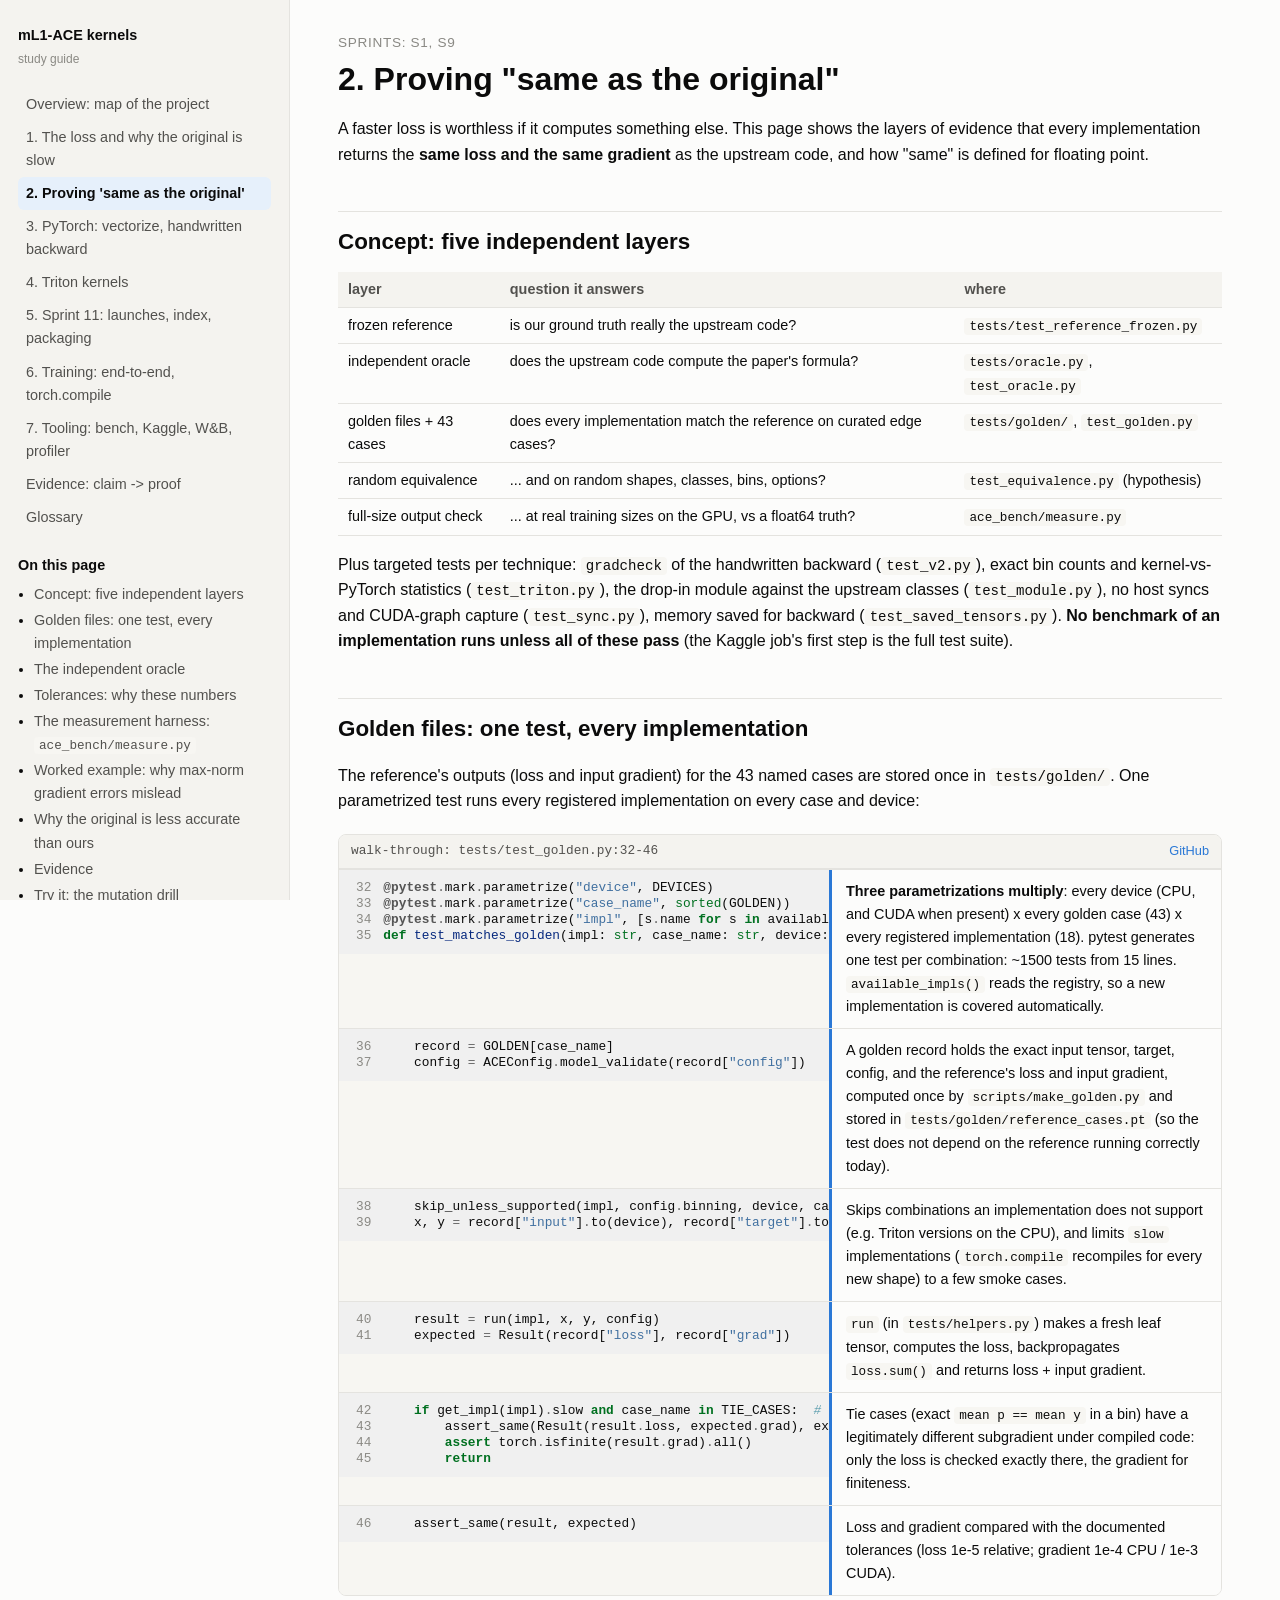
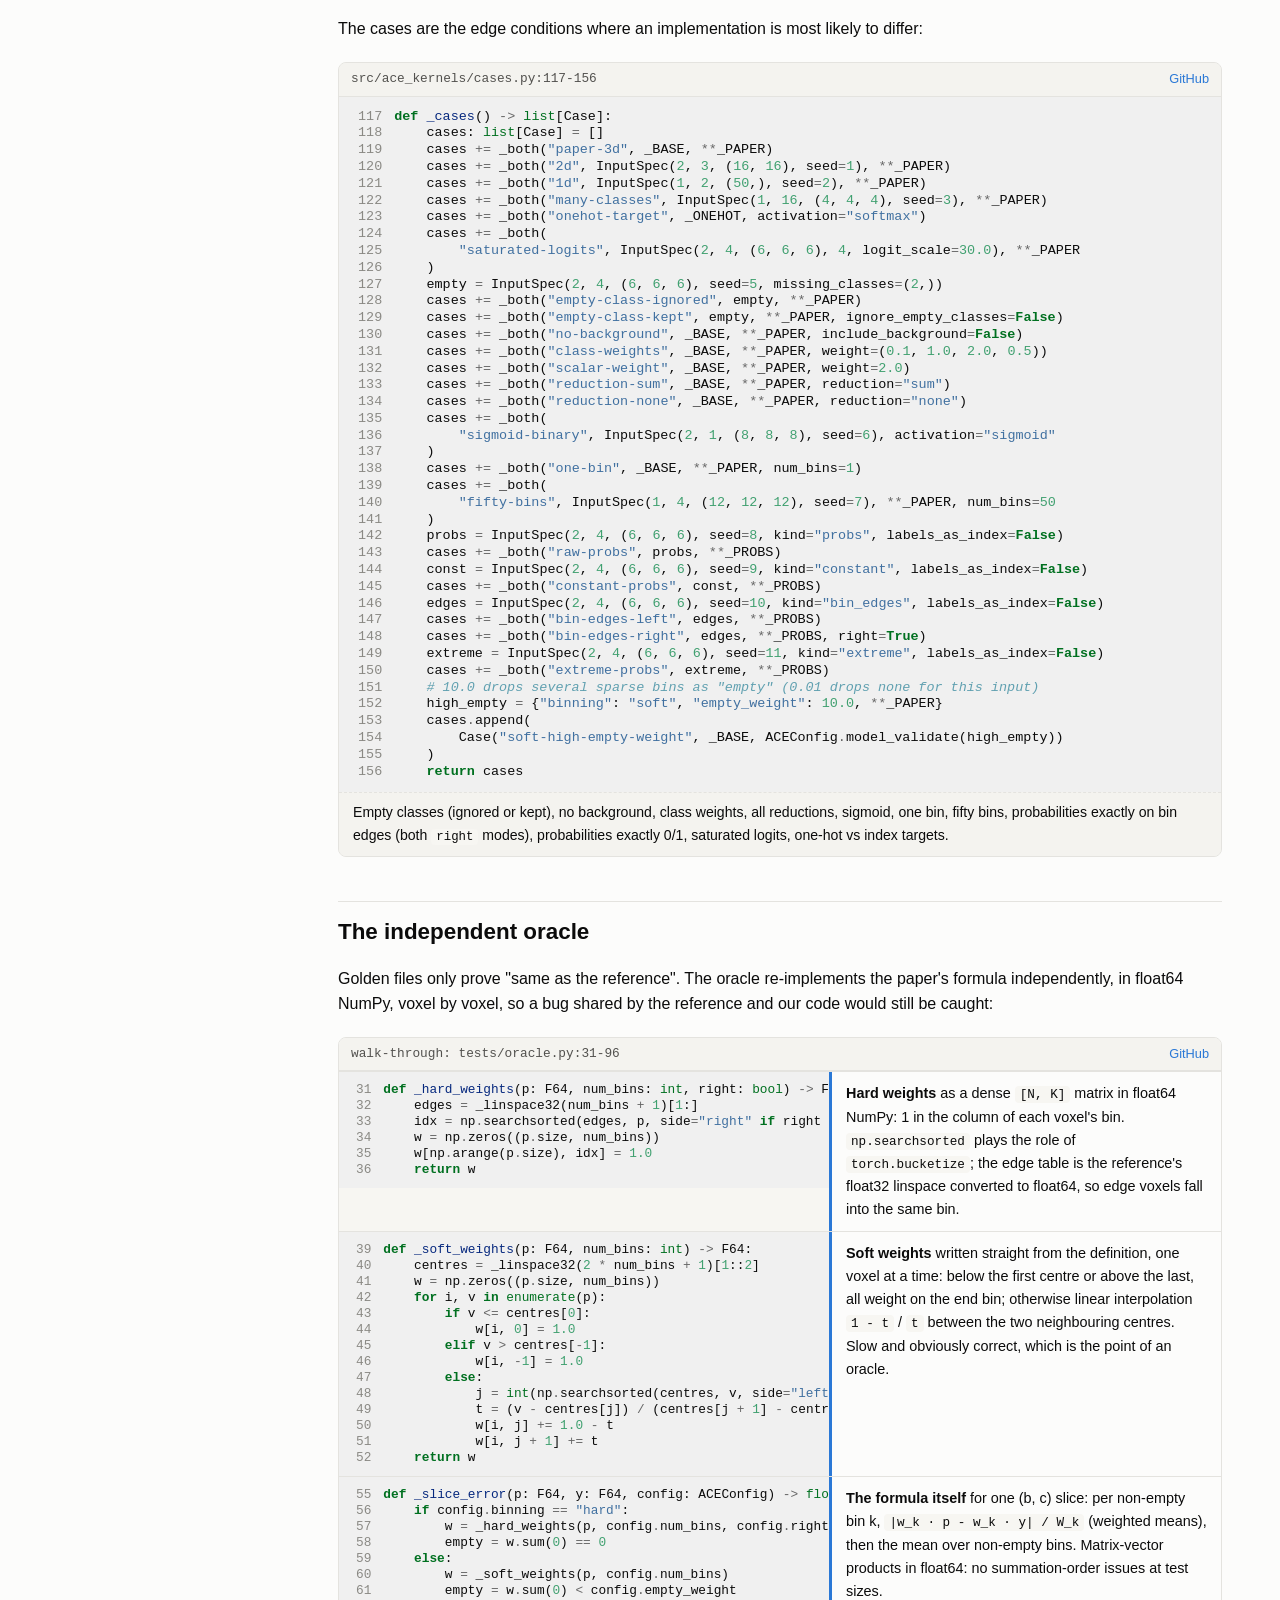
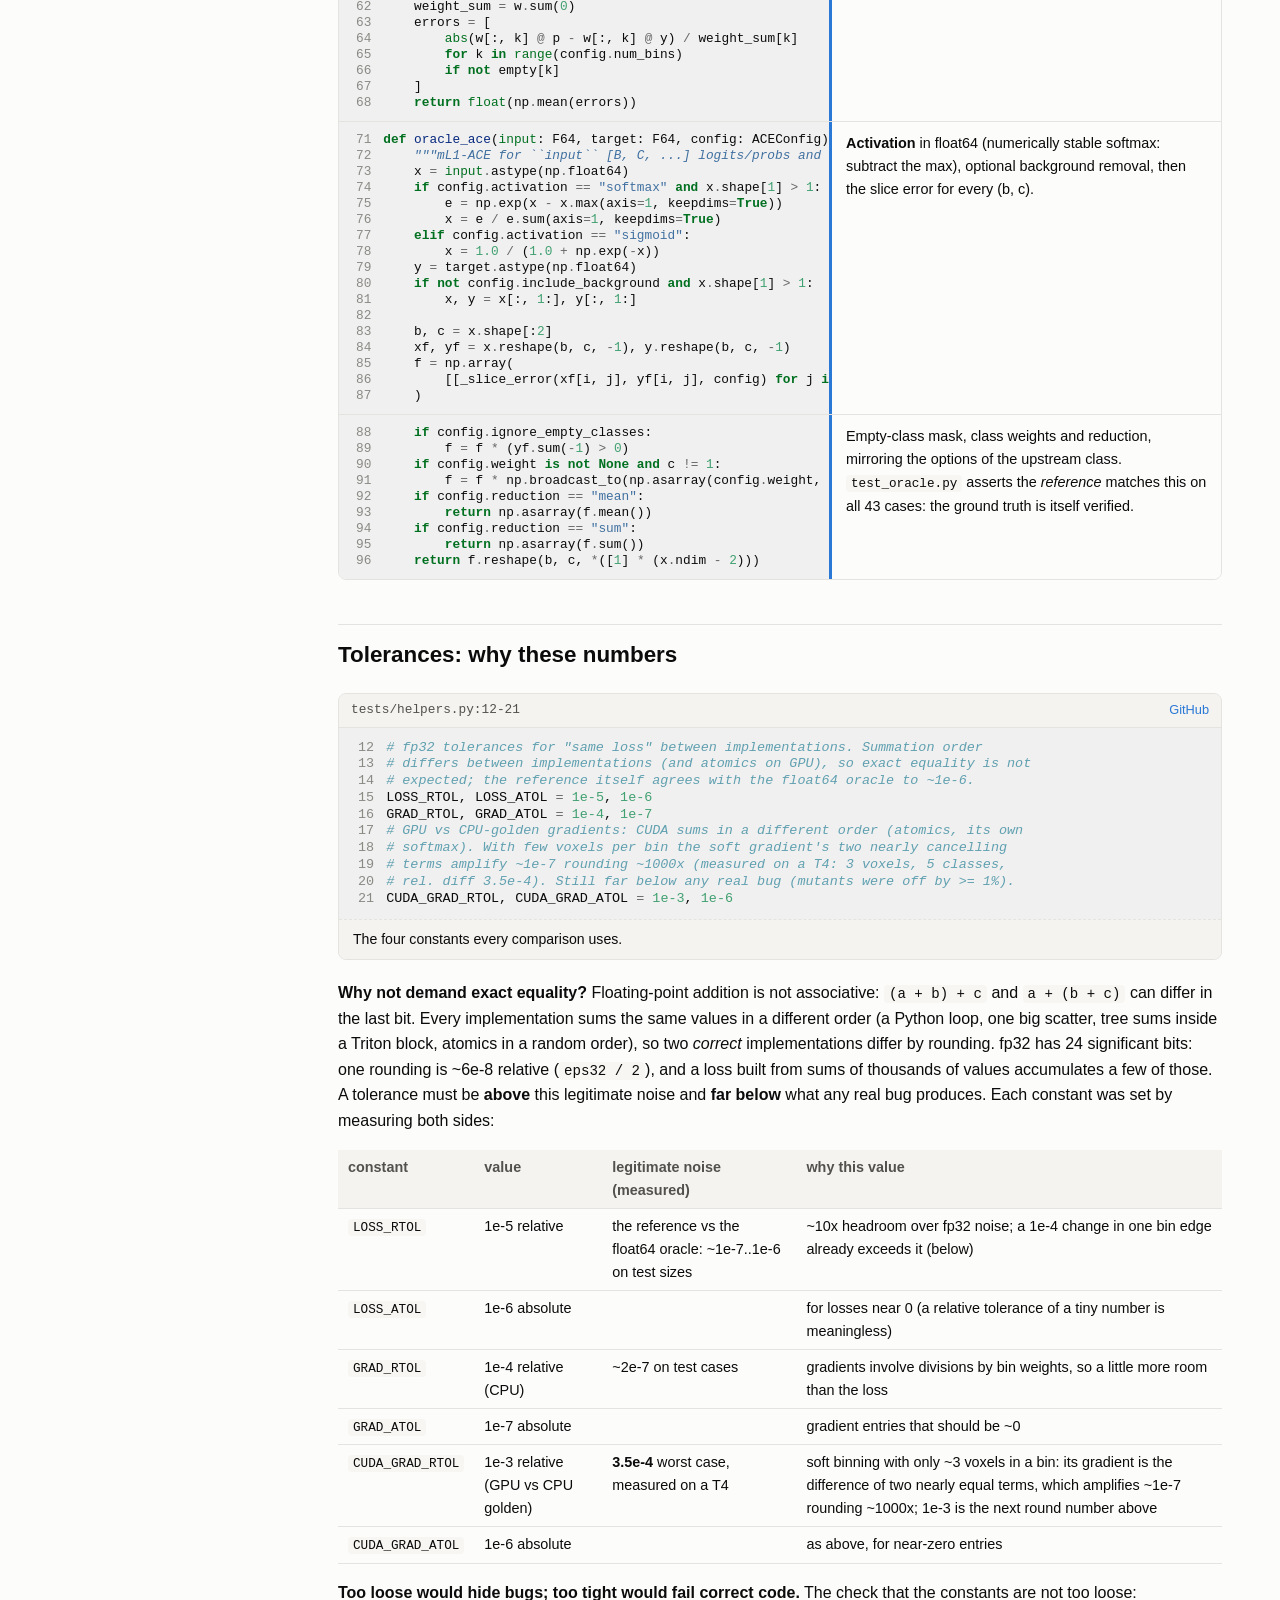
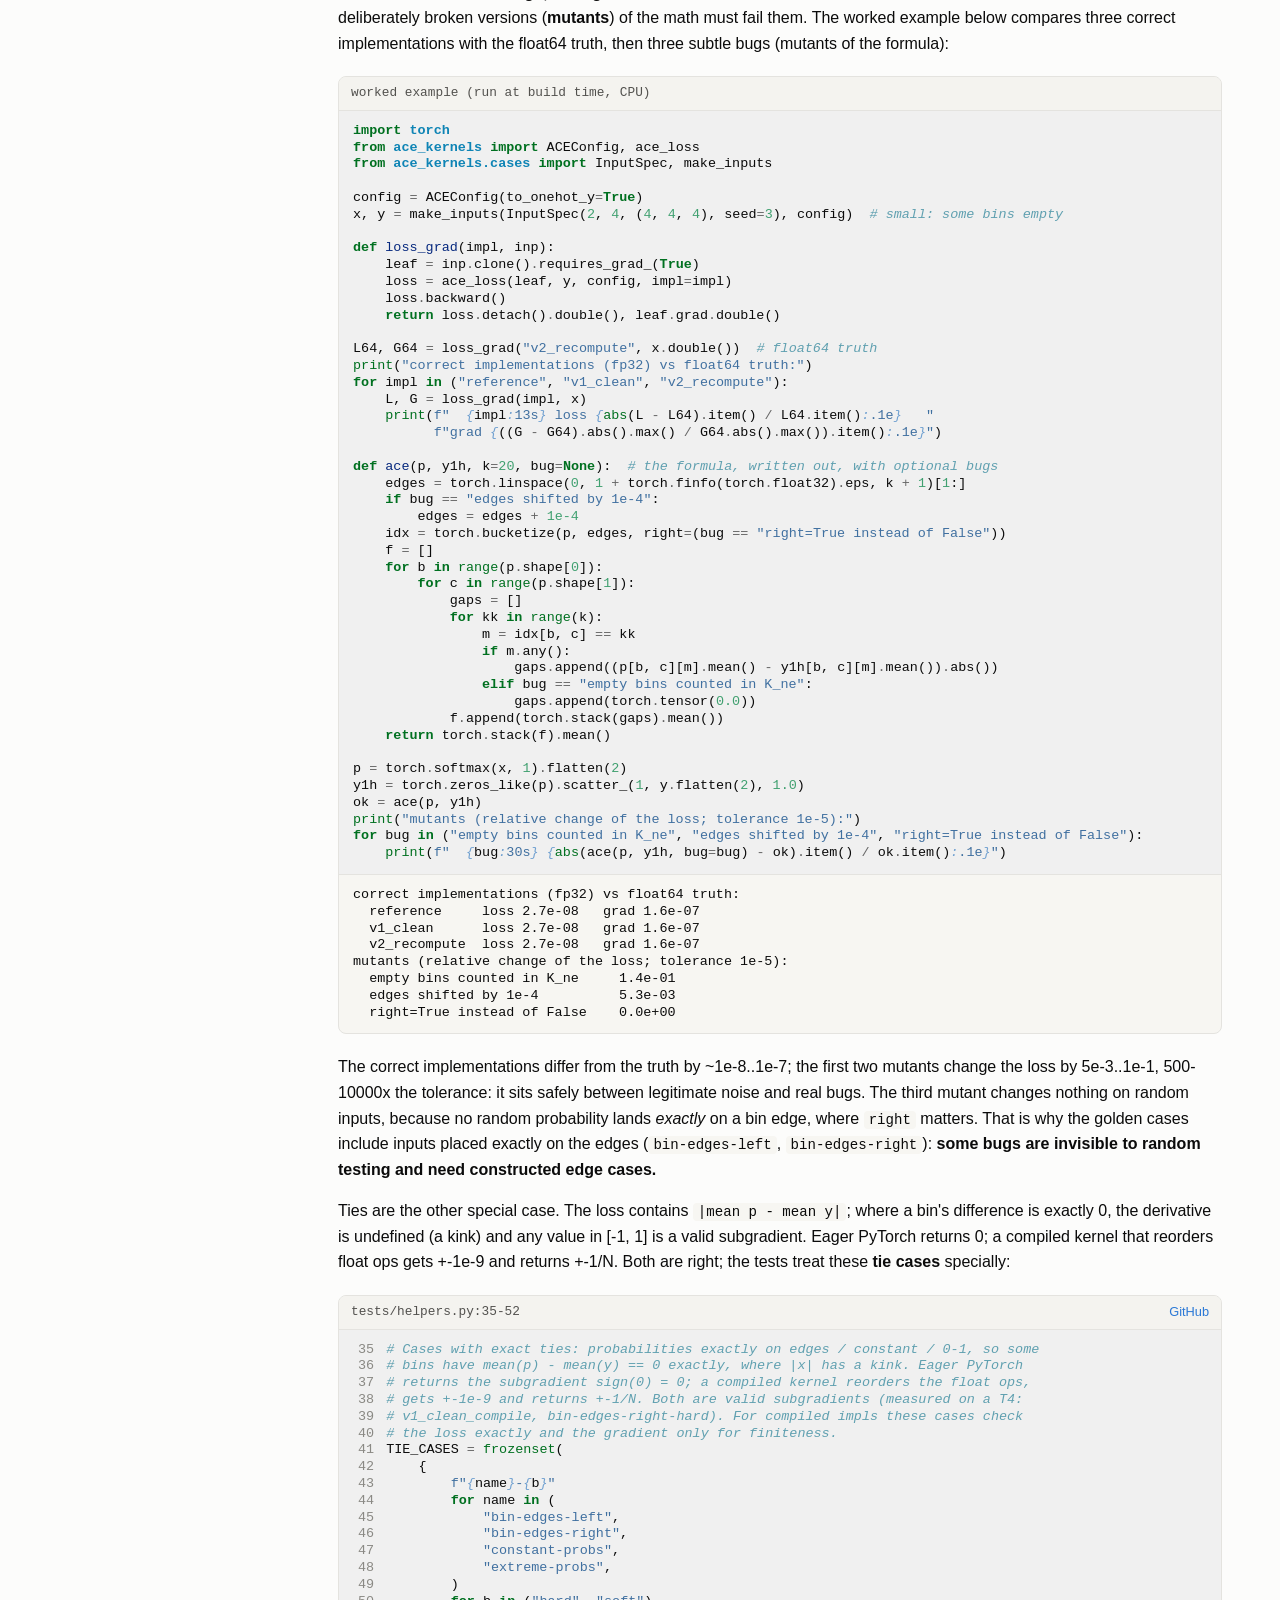
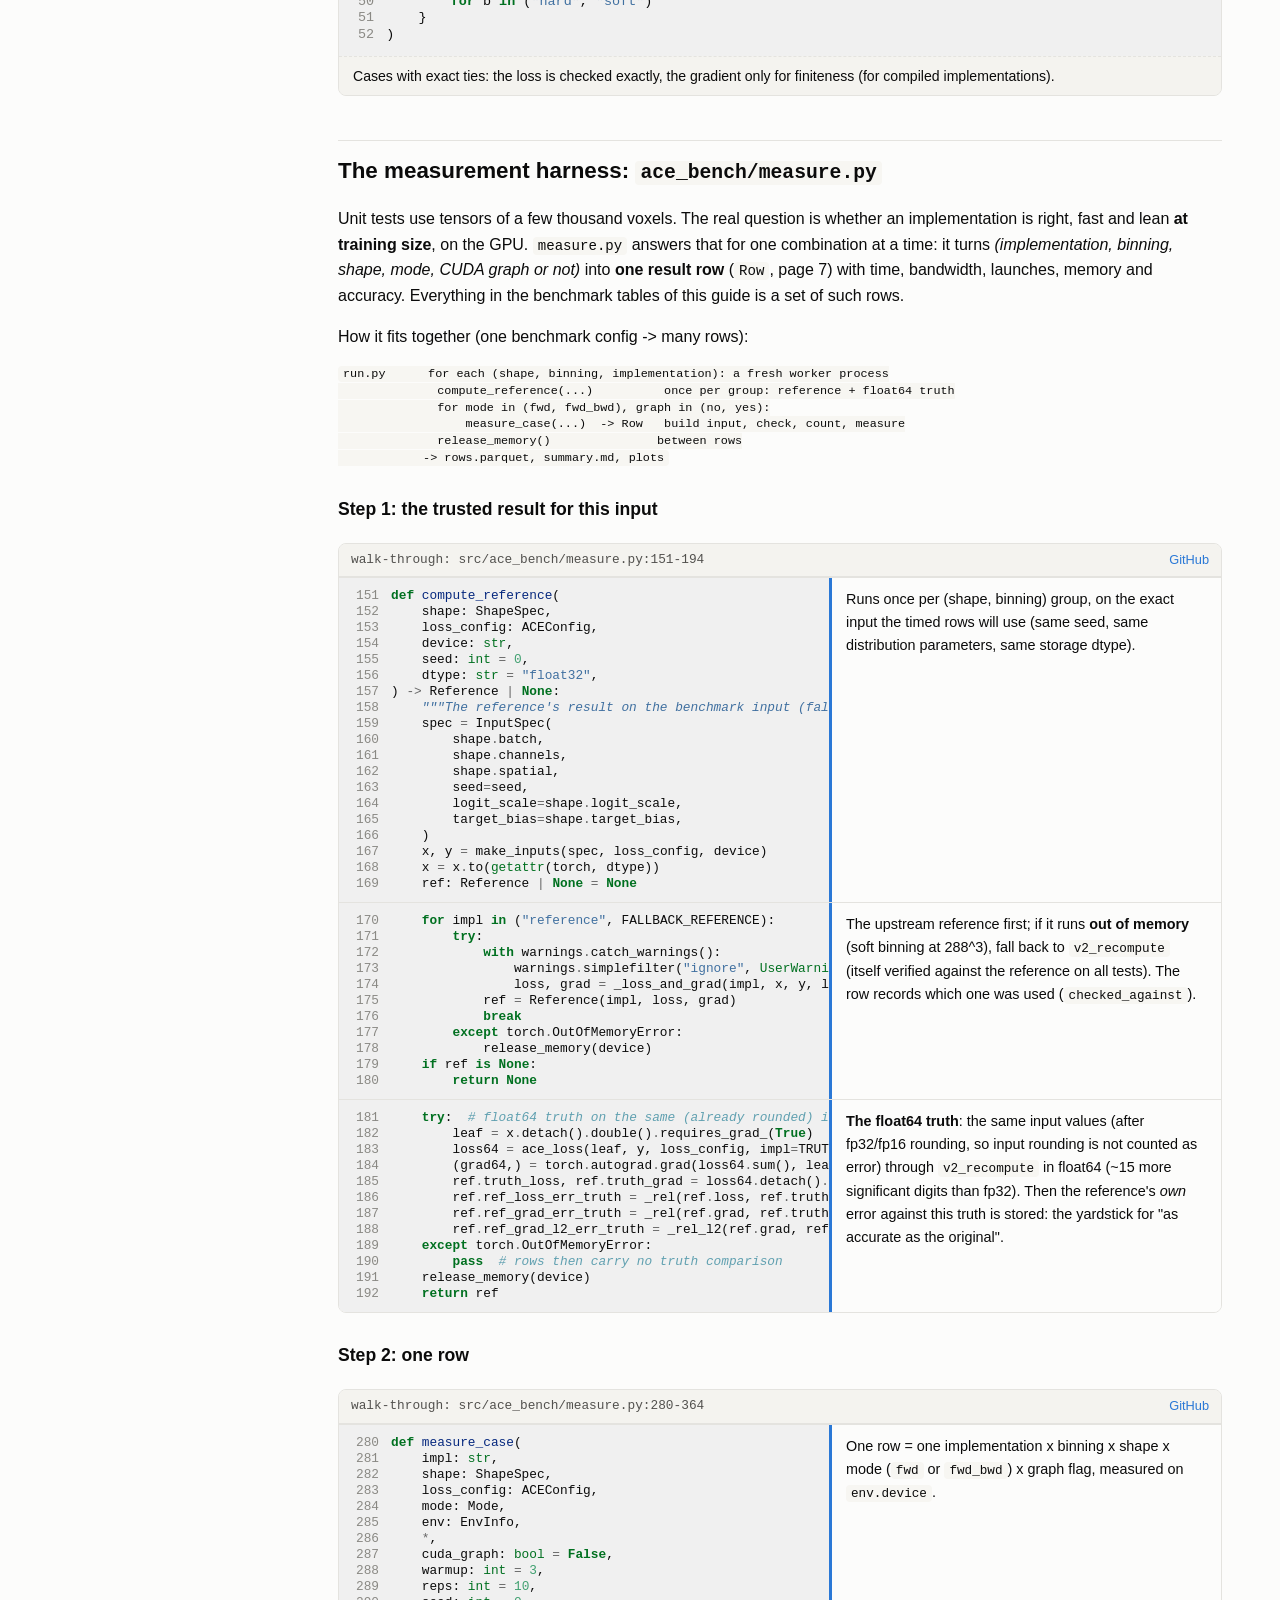
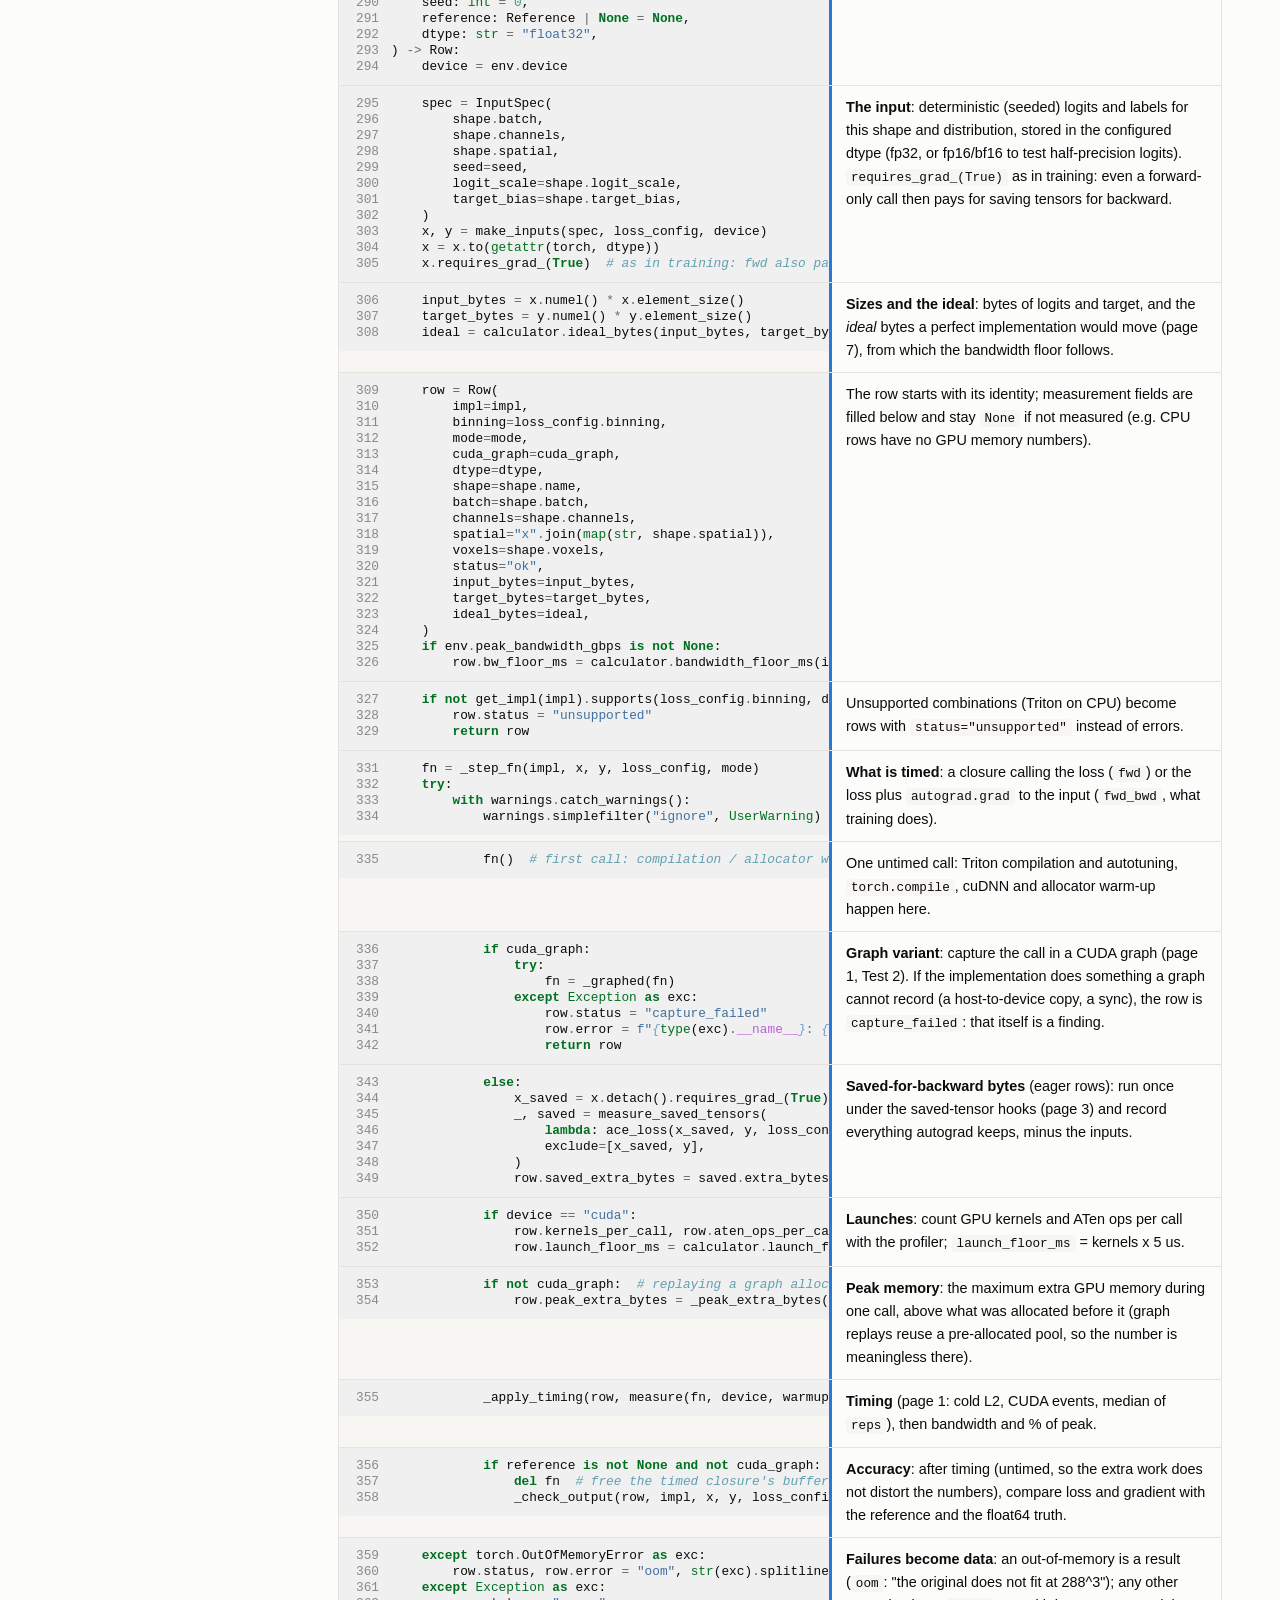
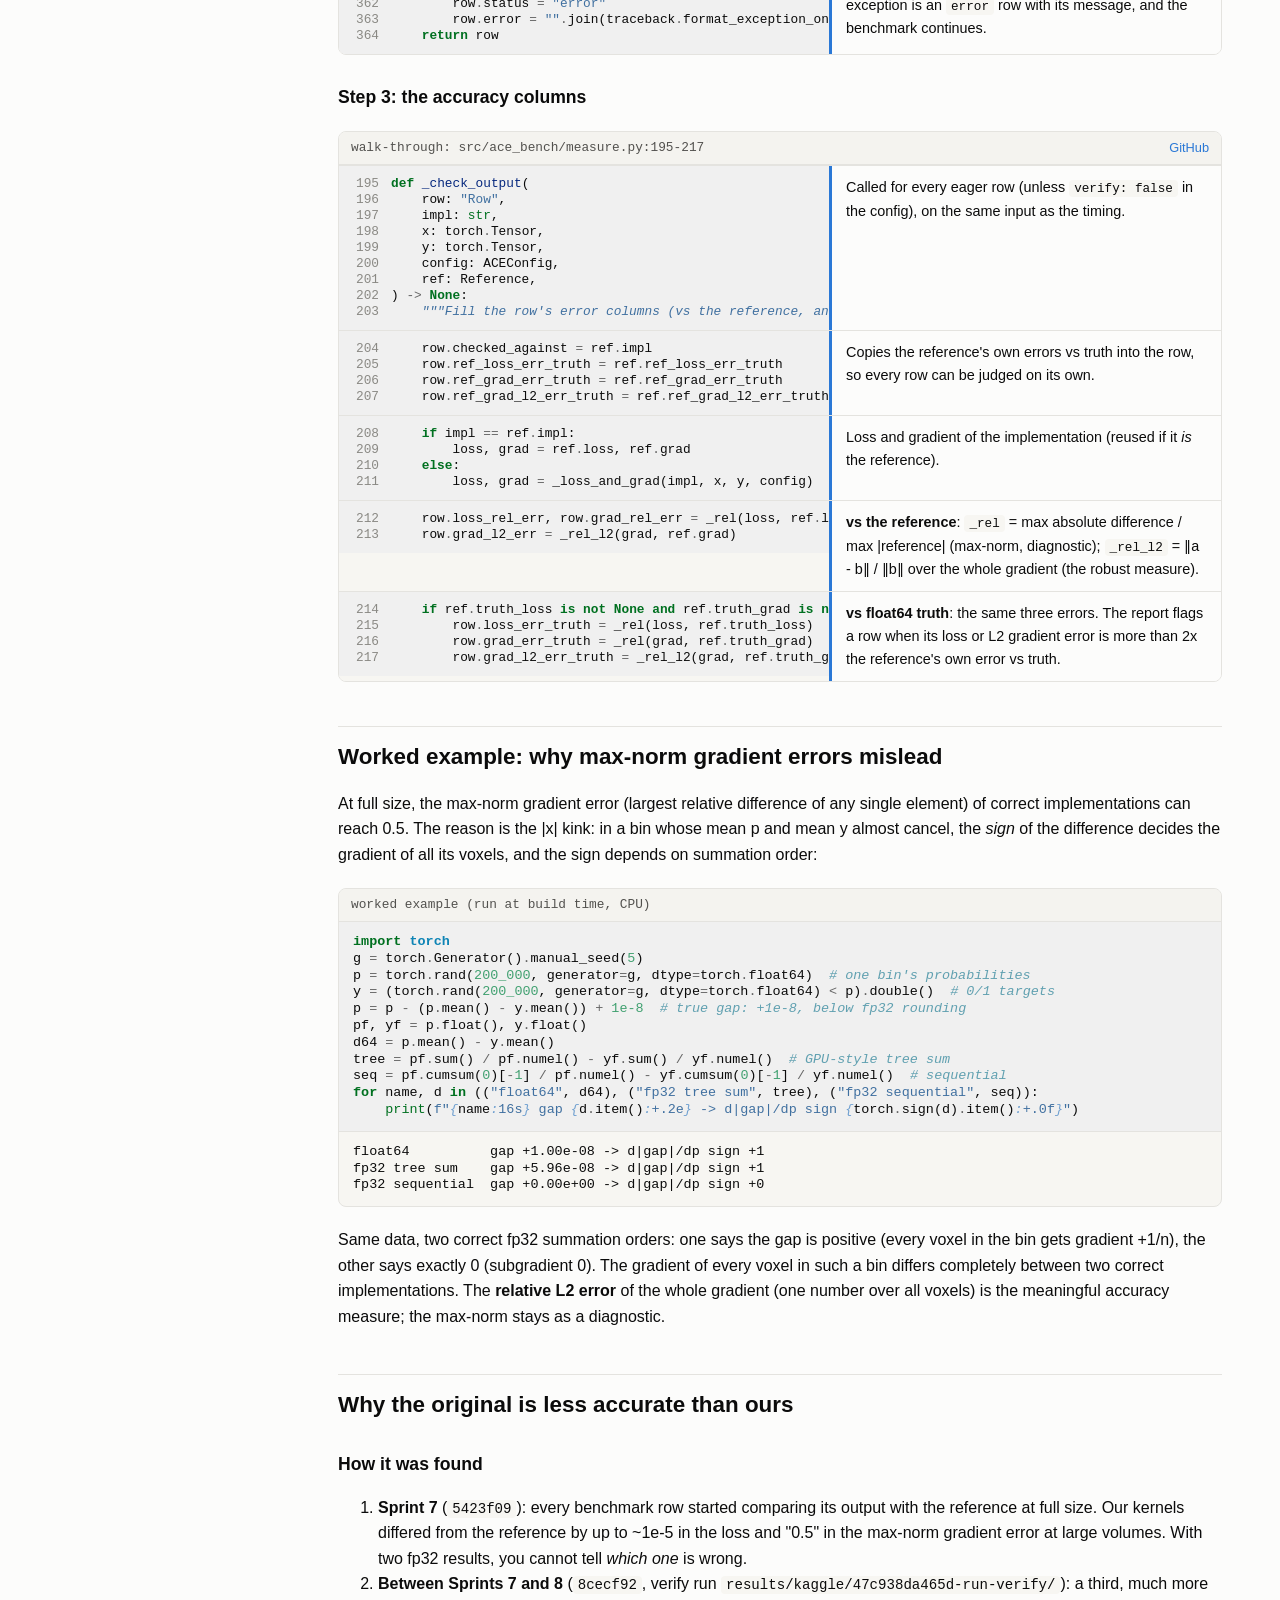
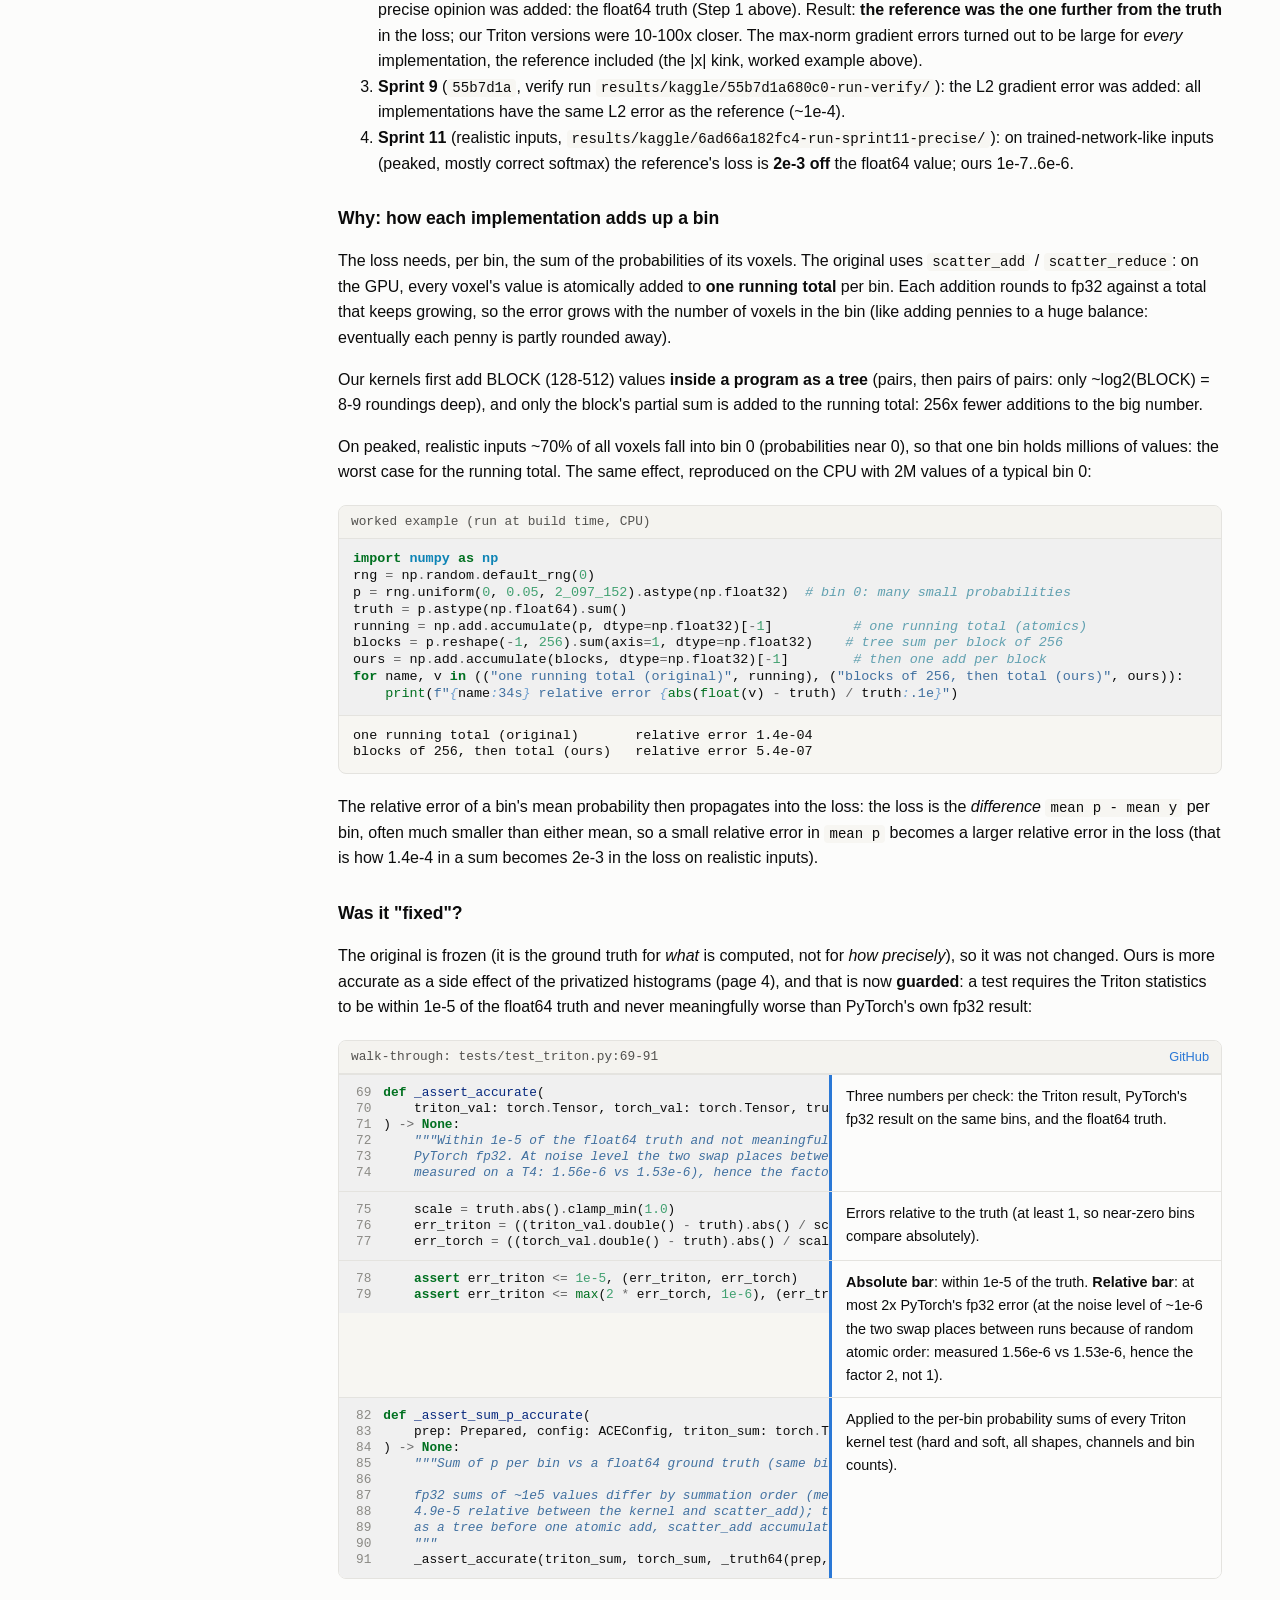
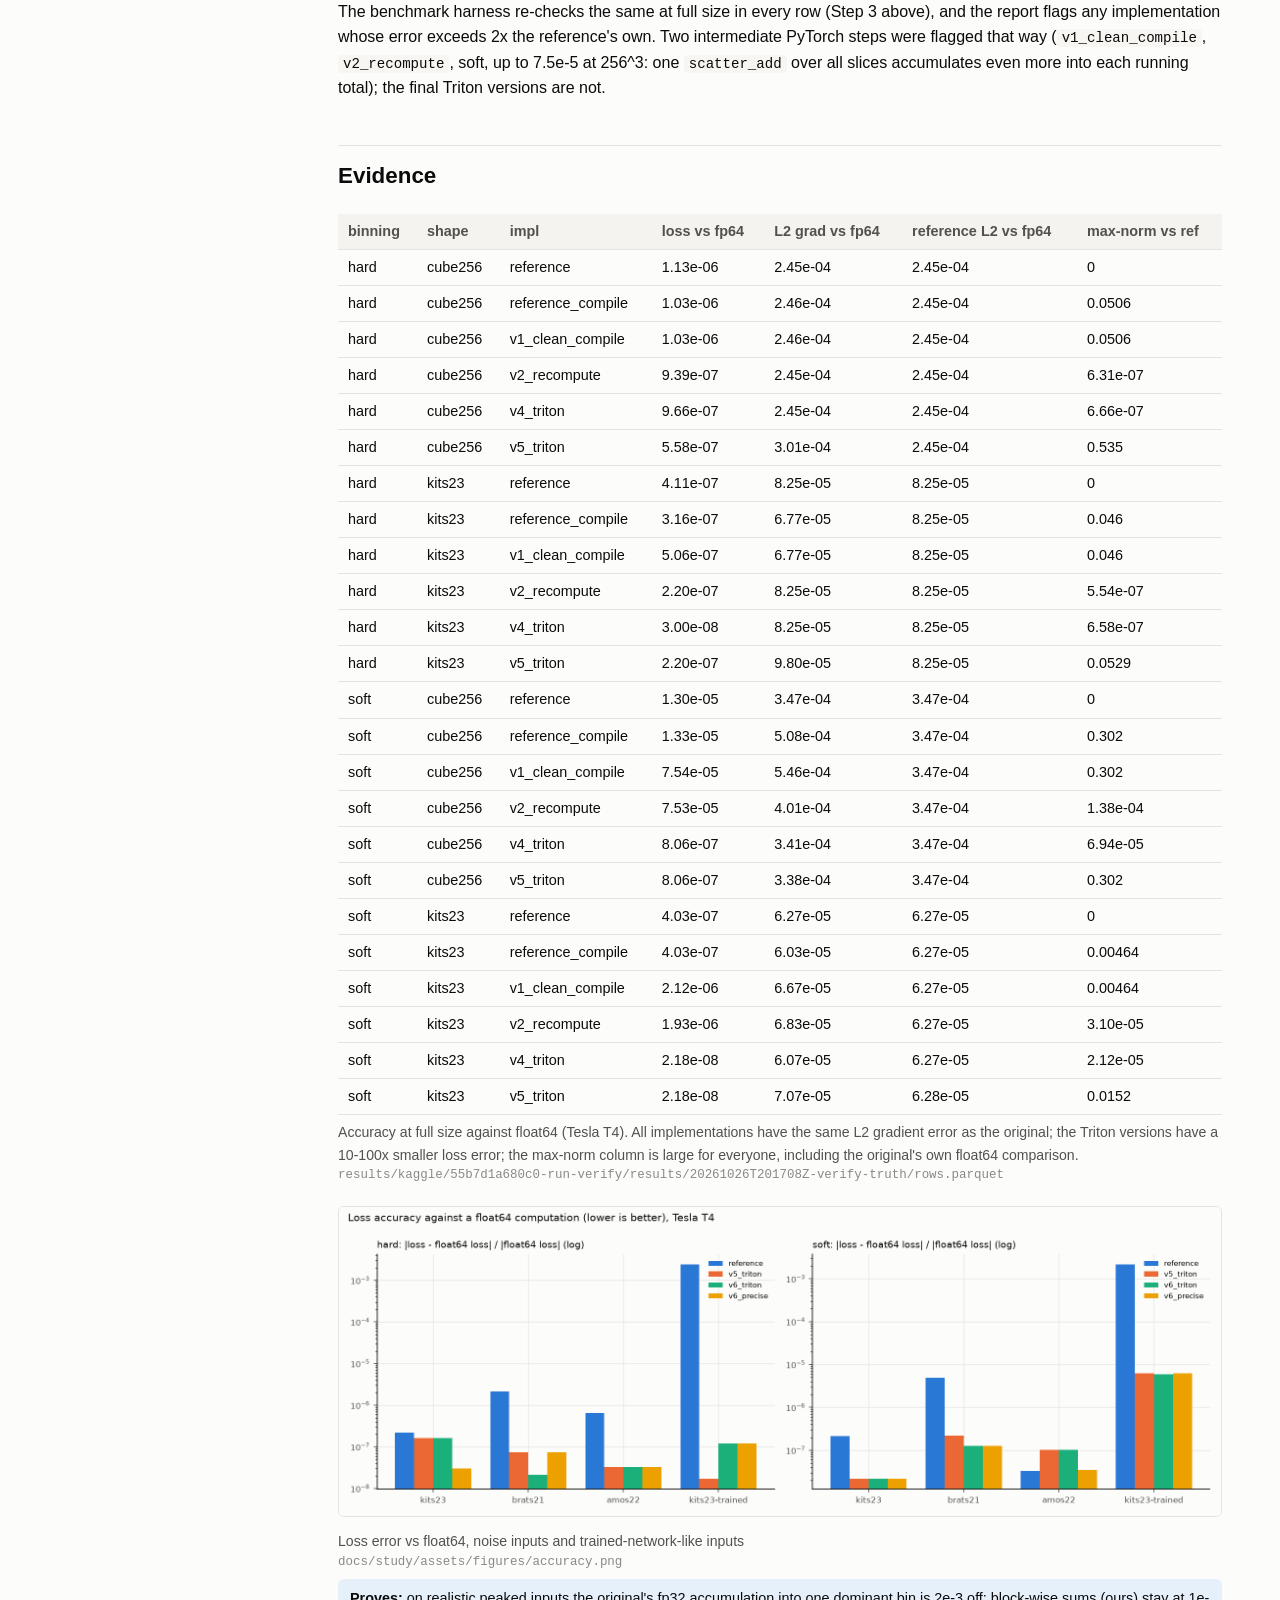
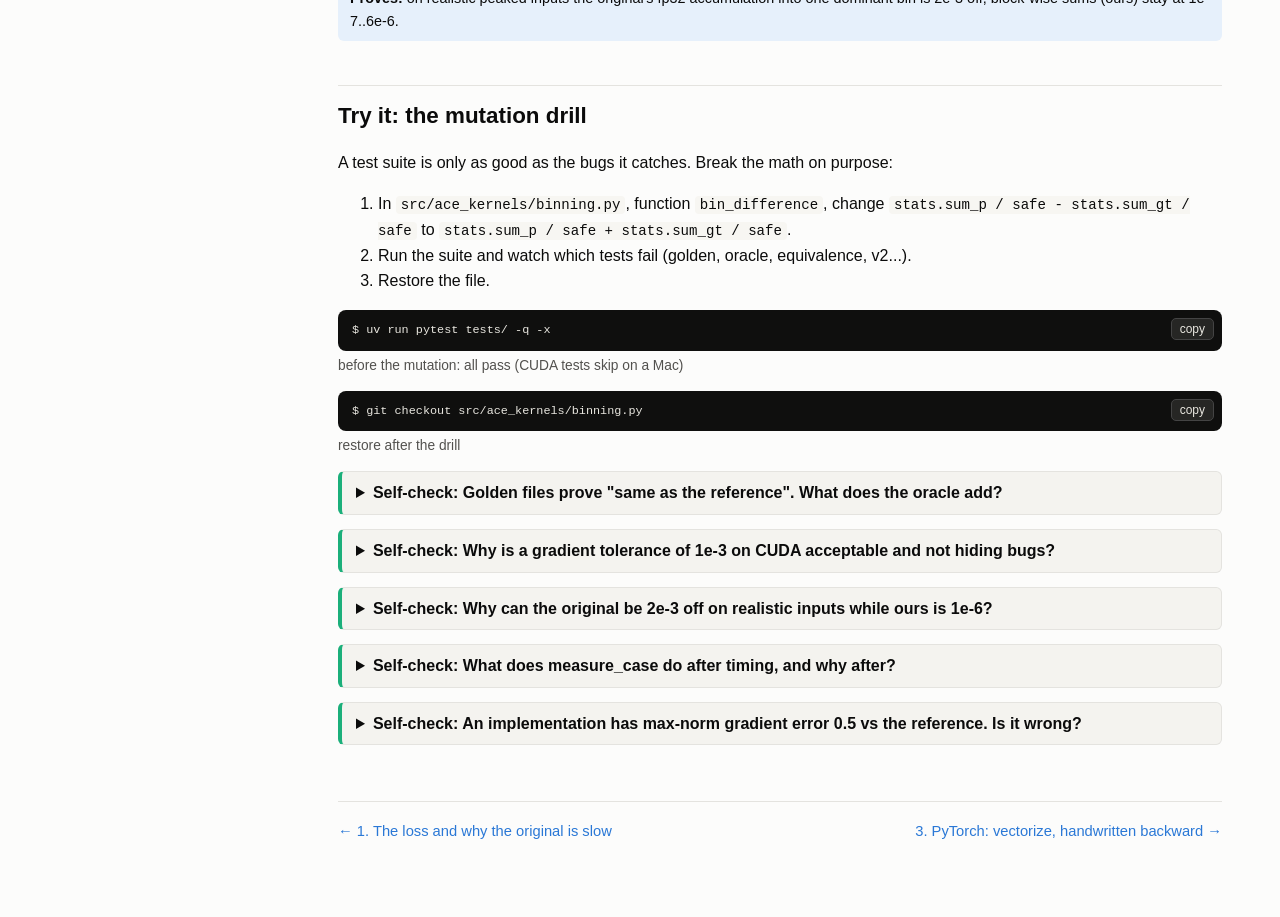
<file: docs/study/02-correctness.html>
<!doctype html>
<html lang="en"><head><meta charset="utf-8">
<meta name="viewport" content="width=device-width, initial-scale=1">
<title>2. Proving &#x27;same as the original&#x27; | ACE kernels study</title>
<link rel="stylesheet" href="assets/style.css">
<link rel="stylesheet" href="assets/pygments.css">
</head><body>
<aside class="side"><a class="brand" href="index.html">mL1-ACE kernels<br>
<small>study guide</small></a><ol class="pages"><li class=""><a href="index.html">Overview: map of the project</a></li><li class=""><a href="01-loss.html">1. The loss and why the original is slow</a></li><li class="current"><a href="02-correctness.html">2. Proving &#x27;same as the original&#x27;</a></li><li class=""><a href="03-pytorch.html">3. PyTorch: vectorize, handwritten backward</a></li><li class=""><a href="04-triton.html">4. Triton kernels</a></li><li class=""><a href="05-sprint11.html">5. Sprint 11: launches, index, packaging</a></li><li class=""><a href="06-training.html">6. Training: end-to-end, torch.compile</a></li><li class=""><a href="07-tooling.html">7. Tooling: bench, Kaggle, W&amp;B, profiler</a></li><li class=""><a href="evidence.html">Evidence: claim -&gt; proof</a></li><li class=""><a href="glossary.html">Glossary</a></li></ol>
<div class="toc"><b>On this page</b><ul><li><a href="#concept-five-independent-layers">Concept: five independent layers</a></li><li><a href="#golden-files-one-test-every-implementation">Golden files: one test, every implementation</a></li><li><a href="#the-independent-oracle">The independent oracle</a></li><li><a href="#tolerances-why-these-numbers">Tolerances: why these numbers</a></li><li><a href="#the-measurement-harness-ace_benchmeasurepy">The measurement harness: <code>ace_bench/measure.py</code></a></li><li><a href="#worked-example-why-max-norm-gradient-errors-mislead">Worked example: why max-norm gradient errors mislead</a></li><li><a href="#why-the-original-is-less-accurate-than-ours">Why the original is less accurate than ours</a></li><li><a href="#evidence">Evidence</a></li><li><a href="#try-it-the-mutation-drill">Try it: the mutation drill</a></li></ul></div>
<p class="meta">commit 96c4d7416d</p></aside>
<main><p class="sprints">Sprints: S1, S9</p><h1 id="2-proving-same-as-the-original">2. Proving "same as the original"</h1>
<p>A faster loss is worthless if it computes something else. This page shows the layers
of evidence that every implementation returns the <strong>same loss and the same gradient</strong>
as the upstream code, and how "same" is defined for floating point.</p>
<h2 id="concept-five-independent-layers">Concept: five independent layers</h2>
<table>
<thead>
<tr>
<th>layer</th>
<th>question it answers</th>
<th>where</th>
</tr>
</thead>
<tbody>
<tr>
<td>frozen reference</td>
<td>is our ground truth really the upstream code?</td>
<td><code>tests/test_reference_frozen.py</code></td>
</tr>
<tr>
<td>independent oracle</td>
<td>does the upstream code compute the paper's formula?</td>
<td><code>tests/oracle.py</code>, <code>test_oracle.py</code></td>
</tr>
<tr>
<td>golden files + 43 cases</td>
<td>does every implementation match the reference on curated edge cases?</td>
<td><code>tests/golden/</code>, <code>test_golden.py</code></td>
</tr>
<tr>
<td>random equivalence</td>
<td>... and on random shapes, classes, bins, options?</td>
<td><code>test_equivalence.py</code> (hypothesis)</td>
</tr>
<tr>
<td>full-size output check</td>
<td>... at real training sizes on the GPU, vs a float64 truth?</td>
<td><code>ace_bench/measure.py</code></td>
</tr>
</tbody>
</table>
<p>Plus targeted tests per technique: <code>gradcheck</code> of the handwritten backward
(<code>test_v2.py</code>), exact bin counts and kernel-vs-PyTorch statistics (<code>test_triton.py</code>),
the drop-in module against the upstream classes (<code>test_module.py</code>), no host syncs and
CUDA-graph capture (<code>test_sync.py</code>), memory saved for backward (<code>test_saved_tensors.py</code>).
<strong>No benchmark of an implementation runs unless all of these pass</strong> (the Kaggle job's
first step is the full test suite).</p>
<h2 id="golden-files-one-test-every-implementation">Golden files: one test, every implementation</h2>
<p>The reference's outputs (loss and input gradient) for the 43 named cases are stored
once in <code>tests/golden/</code>. One parametrized test runs every registered implementation on
every case and device:</p>
<figure class="walk"><div class="code-head"><span class="path">walk-through: tests/test_golden.py:32-46</span><a href="https://github.com/kapitan05/ace-kernels/blob/96c4d7416d319bfbb3de6fac816f1df55f6fcc1a/tests/test_golden.py#L32-L46" target="_blank" rel="noopener">GitHub</a></div><div class="step"><div class="step-code"><div class="highlight"><pre><span></span><span class="linenos">32</span><span class="nd">@pytest</span><span class="o">.</span><span class="n">mark</span><span class="o">.</span><span class="n">parametrize</span><span class="p">(</span><span class="s2">"device"</span><span class="p">,</span> <span class="n">DEVICES</span><span class="p">)</span>
<span class="linenos">33</span><span class="nd">@pytest</span><span class="o">.</span><span class="n">mark</span><span class="o">.</span><span class="n">parametrize</span><span class="p">(</span><span class="s2">"case_name"</span><span class="p">,</span> <span class="nb">sorted</span><span class="p">(</span><span class="n">GOLDEN</span><span class="p">))</span>
<span class="linenos">34</span><span class="nd">@pytest</span><span class="o">.</span><span class="n">mark</span><span class="o">.</span><span class="n">parametrize</span><span class="p">(</span><span class="s2">"impl"</span><span class="p">,</span> <span class="p">[</span><span class="n">s</span><span class="o">.</span><span class="n">name</span> <span class="k">for</span> <span class="n">s</span> <span class="ow">in</span> <span class="n">available_impls</span><span class="p">()])</span>
<span class="linenos">35</span><span class="k">def</span><span class="w"> </span><span class="nf">test_matches_golden</span><span class="p">(</span><span class="n">impl</span><span class="p">:</span> <span class="nb">str</span><span class="p">,</span> <span class="n">case_name</span><span class="p">:</span> <span class="nb">str</span><span class="p">,</span> <span class="n">device</span><span class="p">:</span> <span class="nb">str</span><span class="p">)</span> <span class="o">-&gt;</span> <span class="kc">None</span><span class="p">:</span>
</pre></div>
</div><div class="step-note"><p><strong>Three parametrizations multiply</strong>: every device (CPU, and CUDA when present) x every golden case (43) x every registered implementation (18). pytest generates one test per combination: ~1500 tests from 15 lines. <code>available_impls()</code> reads the registry, so a new implementation is covered automatically.</p></div></div><div class="step"><div class="step-code"><div class="highlight"><pre><span></span><span class="linenos">36</span>    <span class="n">record</span> <span class="o">=</span> <span class="n">GOLDEN</span><span class="p">[</span><span class="n">case_name</span><span class="p">]</span>
<span class="linenos">37</span>    <span class="n">config</span> <span class="o">=</span> <span class="n">ACEConfig</span><span class="o">.</span><span class="n">model_validate</span><span class="p">(</span><span class="n">record</span><span class="p">[</span><span class="s2">"config"</span><span class="p">])</span>
</pre></div>
</div><div class="step-note"><p>A golden record holds the exact input tensor, target, config, and the reference's loss and input gradient, computed once by <code>scripts/make_golden.py</code> and stored in <code>tests/golden/reference_cases.pt</code> (so the test does not depend on the reference running correctly today).</p></div></div><div class="step"><div class="step-code"><div class="highlight"><pre><span></span><span class="linenos">38</span>    <span class="n">skip_unless_supported</span><span class="p">(</span><span class="n">impl</span><span class="p">,</span> <span class="n">config</span><span class="o">.</span><span class="n">binning</span><span class="p">,</span> <span class="n">device</span><span class="p">,</span> <span class="n">case_name</span><span class="p">)</span>
<span class="linenos">39</span>    <span class="n">x</span><span class="p">,</span> <span class="n">y</span> <span class="o">=</span> <span class="n">record</span><span class="p">[</span><span class="s2">"input"</span><span class="p">]</span><span class="o">.</span><span class="n">to</span><span class="p">(</span><span class="n">device</span><span class="p">),</span> <span class="n">record</span><span class="p">[</span><span class="s2">"target"</span><span class="p">]</span><span class="o">.</span><span class="n">to</span><span class="p">(</span><span class="n">device</span><span class="p">)</span>
</pre></div>
</div><div class="step-note"><p>Skips combinations an implementation does not support (e.g. Triton versions on the CPU), and limits <code>slow</code> implementations (<code>torch.compile</code> recompiles for every new shape) to a few smoke cases.</p></div></div><div class="step"><div class="step-code"><div class="highlight"><pre><span></span><span class="linenos">40</span>    <span class="n">result</span> <span class="o">=</span> <span class="n">run</span><span class="p">(</span><span class="n">impl</span><span class="p">,</span> <span class="n">x</span><span class="p">,</span> <span class="n">y</span><span class="p">,</span> <span class="n">config</span><span class="p">)</span>
<span class="linenos">41</span>    <span class="n">expected</span> <span class="o">=</span> <span class="n">Result</span><span class="p">(</span><span class="n">record</span><span class="p">[</span><span class="s2">"loss"</span><span class="p">],</span> <span class="n">record</span><span class="p">[</span><span class="s2">"grad"</span><span class="p">])</span>
</pre></div>
</div><div class="step-note"><p><code>run</code> (in <code>tests/helpers.py</code>) makes a fresh leaf tensor, computes the loss, backpropagates <code>loss.sum()</code> and returns loss + input gradient.</p></div></div><div class="step"><div class="step-code"><div class="highlight"><pre><span></span><span class="linenos">42</span>    <span class="k">if</span> <span class="n">get_impl</span><span class="p">(</span><span class="n">impl</span><span class="p">)</span><span class="o">.</span><span class="n">slow</span> <span class="ow">and</span> <span class="n">case_name</span> <span class="ow">in</span> <span class="n">TIE_CASES</span><span class="p">:</span>  <span class="c1"># see TIE_CASES</span>
<span class="linenos">43</span>        <span class="n">assert_same</span><span class="p">(</span><span class="n">Result</span><span class="p">(</span><span class="n">result</span><span class="o">.</span><span class="n">loss</span><span class="p">,</span> <span class="n">expected</span><span class="o">.</span><span class="n">grad</span><span class="p">),</span> <span class="n">expected</span><span class="p">)</span>
<span class="linenos">44</span>        <span class="k">assert</span> <span class="n">torch</span><span class="o">.</span><span class="n">isfinite</span><span class="p">(</span><span class="n">result</span><span class="o">.</span><span class="n">grad</span><span class="p">)</span><span class="o">.</span><span class="n">all</span><span class="p">()</span>
<span class="linenos">45</span>        <span class="k">return</span>
</pre></div>
</div><div class="step-note"><p>Tie cases (exact <code>mean p == mean y</code> in a bin) have a legitimately different subgradient under compiled code: only the loss is checked exactly there, the gradient for finiteness.</p></div></div><div class="step"><div class="step-code"><div class="highlight"><pre><span></span><span class="linenos">46</span>    <span class="n">assert_same</span><span class="p">(</span><span class="n">result</span><span class="p">,</span> <span class="n">expected</span><span class="p">)</span>
</pre></div>
</div><div class="step-note"><p>Loss and gradient compared with the documented tolerances (loss 1e-5 relative; gradient 1e-4 CPU / 1e-3 CUDA).</p></div></div></figure>
<p>The cases are the edge conditions where an implementation is most likely to differ:</p>
<figure class="code"><div class="code-head"><span class="path">src/ace_kernels/cases.py:117-156</span><a href="https://github.com/kapitan05/ace-kernels/blob/96c4d7416d319bfbb3de6fac816f1df55f6fcc1a/src/ace_kernels/cases.py#L117-L156" target="_blank" rel="noopener">GitHub</a></div><div class="highlight"><pre><span></span><span class="linenos">117</span><span class="k">def</span><span class="w"> </span><span class="nf">_cases</span><span class="p">()</span> <span class="o">-&gt;</span> <span class="nb">list</span><span class="p">[</span><span class="n">Case</span><span class="p">]:</span>
<span class="linenos">118</span>    <span class="n">cases</span><span class="p">:</span> <span class="nb">list</span><span class="p">[</span><span class="n">Case</span><span class="p">]</span> <span class="o">=</span> <span class="p">[]</span>
<span class="linenos">119</span>    <span class="n">cases</span> <span class="o">+=</span> <span class="n">_both</span><span class="p">(</span><span class="s2">"paper-3d"</span><span class="p">,</span> <span class="n">_BASE</span><span class="p">,</span> <span class="o">**</span><span class="n">_PAPER</span><span class="p">)</span>
<span class="linenos">120</span>    <span class="n">cases</span> <span class="o">+=</span> <span class="n">_both</span><span class="p">(</span><span class="s2">"2d"</span><span class="p">,</span> <span class="n">InputSpec</span><span class="p">(</span><span class="mi">2</span><span class="p">,</span> <span class="mi">3</span><span class="p">,</span> <span class="p">(</span><span class="mi">16</span><span class="p">,</span> <span class="mi">16</span><span class="p">),</span> <span class="n">seed</span><span class="o">=</span><span class="mi">1</span><span class="p">),</span> <span class="o">**</span><span class="n">_PAPER</span><span class="p">)</span>
<span class="linenos">121</span>    <span class="n">cases</span> <span class="o">+=</span> <span class="n">_both</span><span class="p">(</span><span class="s2">"1d"</span><span class="p">,</span> <span class="n">InputSpec</span><span class="p">(</span><span class="mi">1</span><span class="p">,</span> <span class="mi">2</span><span class="p">,</span> <span class="p">(</span><span class="mi">50</span><span class="p">,),</span> <span class="n">seed</span><span class="o">=</span><span class="mi">2</span><span class="p">),</span> <span class="o">**</span><span class="n">_PAPER</span><span class="p">)</span>
<span class="linenos">122</span>    <span class="n">cases</span> <span class="o">+=</span> <span class="n">_both</span><span class="p">(</span><span class="s2">"many-classes"</span><span class="p">,</span> <span class="n">InputSpec</span><span class="p">(</span><span class="mi">1</span><span class="p">,</span> <span class="mi">16</span><span class="p">,</span> <span class="p">(</span><span class="mi">4</span><span class="p">,</span> <span class="mi">4</span><span class="p">,</span> <span class="mi">4</span><span class="p">),</span> <span class="n">seed</span><span class="o">=</span><span class="mi">3</span><span class="p">),</span> <span class="o">**</span><span class="n">_PAPER</span><span class="p">)</span>
<span class="linenos">123</span>    <span class="n">cases</span> <span class="o">+=</span> <span class="n">_both</span><span class="p">(</span><span class="s2">"onehot-target"</span><span class="p">,</span> <span class="n">_ONEHOT</span><span class="p">,</span> <span class="n">activation</span><span class="o">=</span><span class="s2">"softmax"</span><span class="p">)</span>
<span class="linenos">124</span>    <span class="n">cases</span> <span class="o">+=</span> <span class="n">_both</span><span class="p">(</span>
<span class="linenos">125</span>        <span class="s2">"saturated-logits"</span><span class="p">,</span> <span class="n">InputSpec</span><span class="p">(</span><span class="mi">2</span><span class="p">,</span> <span class="mi">4</span><span class="p">,</span> <span class="p">(</span><span class="mi">6</span><span class="p">,</span> <span class="mi">6</span><span class="p">,</span> <span class="mi">6</span><span class="p">),</span> <span class="mi">4</span><span class="p">,</span> <span class="n">logit_scale</span><span class="o">=</span><span class="mf">30.0</span><span class="p">),</span> <span class="o">**</span><span class="n">_PAPER</span>
<span class="linenos">126</span>    <span class="p">)</span>
<span class="linenos">127</span>    <span class="n">empty</span> <span class="o">=</span> <span class="n">InputSpec</span><span class="p">(</span><span class="mi">2</span><span class="p">,</span> <span class="mi">4</span><span class="p">,</span> <span class="p">(</span><span class="mi">6</span><span class="p">,</span> <span class="mi">6</span><span class="p">,</span> <span class="mi">6</span><span class="p">),</span> <span class="n">seed</span><span class="o">=</span><span class="mi">5</span><span class="p">,</span> <span class="n">missing_classes</span><span class="o">=</span><span class="p">(</span><span class="mi">2</span><span class="p">,))</span>
<span class="linenos">128</span>    <span class="n">cases</span> <span class="o">+=</span> <span class="n">_both</span><span class="p">(</span><span class="s2">"empty-class-ignored"</span><span class="p">,</span> <span class="n">empty</span><span class="p">,</span> <span class="o">**</span><span class="n">_PAPER</span><span class="p">)</span>
<span class="linenos">129</span>    <span class="n">cases</span> <span class="o">+=</span> <span class="n">_both</span><span class="p">(</span><span class="s2">"empty-class-kept"</span><span class="p">,</span> <span class="n">empty</span><span class="p">,</span> <span class="o">**</span><span class="n">_PAPER</span><span class="p">,</span> <span class="n">ignore_empty_classes</span><span class="o">=</span><span class="kc">False</span><span class="p">)</span>
<span class="linenos">130</span>    <span class="n">cases</span> <span class="o">+=</span> <span class="n">_both</span><span class="p">(</span><span class="s2">"no-background"</span><span class="p">,</span> <span class="n">_BASE</span><span class="p">,</span> <span class="o">**</span><span class="n">_PAPER</span><span class="p">,</span> <span class="n">include_background</span><span class="o">=</span><span class="kc">False</span><span class="p">)</span>
<span class="linenos">131</span>    <span class="n">cases</span> <span class="o">+=</span> <span class="n">_both</span><span class="p">(</span><span class="s2">"class-weights"</span><span class="p">,</span> <span class="n">_BASE</span><span class="p">,</span> <span class="o">**</span><span class="n">_PAPER</span><span class="p">,</span> <span class="n">weight</span><span class="o">=</span><span class="p">(</span><span class="mf">0.1</span><span class="p">,</span> <span class="mf">1.0</span><span class="p">,</span> <span class="mf">2.0</span><span class="p">,</span> <span class="mf">0.5</span><span class="p">))</span>
<span class="linenos">132</span>    <span class="n">cases</span> <span class="o">+=</span> <span class="n">_both</span><span class="p">(</span><span class="s2">"scalar-weight"</span><span class="p">,</span> <span class="n">_BASE</span><span class="p">,</span> <span class="o">**</span><span class="n">_PAPER</span><span class="p">,</span> <span class="n">weight</span><span class="o">=</span><span class="mf">2.0</span><span class="p">)</span>
<span class="linenos">133</span>    <span class="n">cases</span> <span class="o">+=</span> <span class="n">_both</span><span class="p">(</span><span class="s2">"reduction-sum"</span><span class="p">,</span> <span class="n">_BASE</span><span class="p">,</span> <span class="o">**</span><span class="n">_PAPER</span><span class="p">,</span> <span class="n">reduction</span><span class="o">=</span><span class="s2">"sum"</span><span class="p">)</span>
<span class="linenos">134</span>    <span class="n">cases</span> <span class="o">+=</span> <span class="n">_both</span><span class="p">(</span><span class="s2">"reduction-none"</span><span class="p">,</span> <span class="n">_BASE</span><span class="p">,</span> <span class="o">**</span><span class="n">_PAPER</span><span class="p">,</span> <span class="n">reduction</span><span class="o">=</span><span class="s2">"none"</span><span class="p">)</span>
<span class="linenos">135</span>    <span class="n">cases</span> <span class="o">+=</span> <span class="n">_both</span><span class="p">(</span>
<span class="linenos">136</span>        <span class="s2">"sigmoid-binary"</span><span class="p">,</span> <span class="n">InputSpec</span><span class="p">(</span><span class="mi">2</span><span class="p">,</span> <span class="mi">1</span><span class="p">,</span> <span class="p">(</span><span class="mi">8</span><span class="p">,</span> <span class="mi">8</span><span class="p">,</span> <span class="mi">8</span><span class="p">),</span> <span class="n">seed</span><span class="o">=</span><span class="mi">6</span><span class="p">),</span> <span class="n">activation</span><span class="o">=</span><span class="s2">"sigmoid"</span>
<span class="linenos">137</span>    <span class="p">)</span>
<span class="linenos">138</span>    <span class="n">cases</span> <span class="o">+=</span> <span class="n">_both</span><span class="p">(</span><span class="s2">"one-bin"</span><span class="p">,</span> <span class="n">_BASE</span><span class="p">,</span> <span class="o">**</span><span class="n">_PAPER</span><span class="p">,</span> <span class="n">num_bins</span><span class="o">=</span><span class="mi">1</span><span class="p">)</span>
<span class="linenos">139</span>    <span class="n">cases</span> <span class="o">+=</span> <span class="n">_both</span><span class="p">(</span>
<span class="linenos">140</span>        <span class="s2">"fifty-bins"</span><span class="p">,</span> <span class="n">InputSpec</span><span class="p">(</span><span class="mi">1</span><span class="p">,</span> <span class="mi">4</span><span class="p">,</span> <span class="p">(</span><span class="mi">12</span><span class="p">,</span> <span class="mi">12</span><span class="p">,</span> <span class="mi">12</span><span class="p">),</span> <span class="n">seed</span><span class="o">=</span><span class="mi">7</span><span class="p">),</span> <span class="o">**</span><span class="n">_PAPER</span><span class="p">,</span> <span class="n">num_bins</span><span class="o">=</span><span class="mi">50</span>
<span class="linenos">141</span>    <span class="p">)</span>
<span class="linenos">142</span>    <span class="n">probs</span> <span class="o">=</span> <span class="n">InputSpec</span><span class="p">(</span><span class="mi">2</span><span class="p">,</span> <span class="mi">4</span><span class="p">,</span> <span class="p">(</span><span class="mi">6</span><span class="p">,</span> <span class="mi">6</span><span class="p">,</span> <span class="mi">6</span><span class="p">),</span> <span class="n">seed</span><span class="o">=</span><span class="mi">8</span><span class="p">,</span> <span class="n">kind</span><span class="o">=</span><span class="s2">"probs"</span><span class="p">,</span> <span class="n">labels_as_index</span><span class="o">=</span><span class="kc">False</span><span class="p">)</span>
<span class="linenos">143</span>    <span class="n">cases</span> <span class="o">+=</span> <span class="n">_both</span><span class="p">(</span><span class="s2">"raw-probs"</span><span class="p">,</span> <span class="n">probs</span><span class="p">,</span> <span class="o">**</span><span class="n">_PROBS</span><span class="p">)</span>
<span class="linenos">144</span>    <span class="n">const</span> <span class="o">=</span> <span class="n">InputSpec</span><span class="p">(</span><span class="mi">2</span><span class="p">,</span> <span class="mi">4</span><span class="p">,</span> <span class="p">(</span><span class="mi">6</span><span class="p">,</span> <span class="mi">6</span><span class="p">,</span> <span class="mi">6</span><span class="p">),</span> <span class="n">seed</span><span class="o">=</span><span class="mi">9</span><span class="p">,</span> <span class="n">kind</span><span class="o">=</span><span class="s2">"constant"</span><span class="p">,</span> <span class="n">labels_as_index</span><span class="o">=</span><span class="kc">False</span><span class="p">)</span>
<span class="linenos">145</span>    <span class="n">cases</span> <span class="o">+=</span> <span class="n">_both</span><span class="p">(</span><span class="s2">"constant-probs"</span><span class="p">,</span> <span class="n">const</span><span class="p">,</span> <span class="o">**</span><span class="n">_PROBS</span><span class="p">)</span>
<span class="linenos">146</span>    <span class="n">edges</span> <span class="o">=</span> <span class="n">InputSpec</span><span class="p">(</span><span class="mi">2</span><span class="p">,</span> <span class="mi">4</span><span class="p">,</span> <span class="p">(</span><span class="mi">6</span><span class="p">,</span> <span class="mi">6</span><span class="p">,</span> <span class="mi">6</span><span class="p">),</span> <span class="n">seed</span><span class="o">=</span><span class="mi">10</span><span class="p">,</span> <span class="n">kind</span><span class="o">=</span><span class="s2">"bin_edges"</span><span class="p">,</span> <span class="n">labels_as_index</span><span class="o">=</span><span class="kc">False</span><span class="p">)</span>
<span class="linenos">147</span>    <span class="n">cases</span> <span class="o">+=</span> <span class="n">_both</span><span class="p">(</span><span class="s2">"bin-edges-left"</span><span class="p">,</span> <span class="n">edges</span><span class="p">,</span> <span class="o">**</span><span class="n">_PROBS</span><span class="p">)</span>
<span class="linenos">148</span>    <span class="n">cases</span> <span class="o">+=</span> <span class="n">_both</span><span class="p">(</span><span class="s2">"bin-edges-right"</span><span class="p">,</span> <span class="n">edges</span><span class="p">,</span> <span class="o">**</span><span class="n">_PROBS</span><span class="p">,</span> <span class="n">right</span><span class="o">=</span><span class="kc">True</span><span class="p">)</span>
<span class="linenos">149</span>    <span class="n">extreme</span> <span class="o">=</span> <span class="n">InputSpec</span><span class="p">(</span><span class="mi">2</span><span class="p">,</span> <span class="mi">4</span><span class="p">,</span> <span class="p">(</span><span class="mi">6</span><span class="p">,</span> <span class="mi">6</span><span class="p">,</span> <span class="mi">6</span><span class="p">),</span> <span class="n">seed</span><span class="o">=</span><span class="mi">11</span><span class="p">,</span> <span class="n">kind</span><span class="o">=</span><span class="s2">"extreme"</span><span class="p">,</span> <span class="n">labels_as_index</span><span class="o">=</span><span class="kc">False</span><span class="p">)</span>
<span class="linenos">150</span>    <span class="n">cases</span> <span class="o">+=</span> <span class="n">_both</span><span class="p">(</span><span class="s2">"extreme-probs"</span><span class="p">,</span> <span class="n">extreme</span><span class="p">,</span> <span class="o">**</span><span class="n">_PROBS</span><span class="p">)</span>
<span class="linenos">151</span>    <span class="c1"># 10.0 drops several sparse bins as "empty" (0.01 drops none for this input)</span>
<span class="linenos">152</span>    <span class="n">high_empty</span> <span class="o">=</span> <span class="p">{</span><span class="s2">"binning"</span><span class="p">:</span> <span class="s2">"soft"</span><span class="p">,</span> <span class="s2">"empty_weight"</span><span class="p">:</span> <span class="mf">10.0</span><span class="p">,</span> <span class="o">**</span><span class="n">_PAPER</span><span class="p">}</span>
<span class="linenos">153</span>    <span class="n">cases</span><span class="o">.</span><span class="n">append</span><span class="p">(</span>
<span class="linenos">154</span>        <span class="n">Case</span><span class="p">(</span><span class="s2">"soft-high-empty-weight"</span><span class="p">,</span> <span class="n">_BASE</span><span class="p">,</span> <span class="n">ACEConfig</span><span class="o">.</span><span class="n">model_validate</span><span class="p">(</span><span class="n">high_empty</span><span class="p">))</span>
<span class="linenos">155</span>    <span class="p">)</span>
<span class="linenos">156</span>    <span class="k">return</span> <span class="n">cases</span>
</pre></div>
<p class="code-note">Empty classes (ignored or kept), no background, class weights, all reductions, sigmoid, one bin, fifty bins, probabilities exactly on bin edges (both <code>right</code> modes), probabilities exactly 0/1, saturated logits, one-hot vs index targets.</p></figure>
<h2 id="the-independent-oracle">The independent oracle</h2>
<p>Golden files only prove "same as the reference". The oracle re-implements the paper's
formula independently, in float64 NumPy, voxel by voxel, so a bug shared by the
reference and our code would still be caught:</p>
<figure class="walk"><div class="code-head"><span class="path">walk-through: tests/oracle.py:31-96</span><a href="https://github.com/kapitan05/ace-kernels/blob/96c4d7416d319bfbb3de6fac816f1df55f6fcc1a/tests/oracle.py#L31-L96" target="_blank" rel="noopener">GitHub</a></div><div class="step"><div class="step-code"><div class="highlight"><pre><span></span><span class="linenos">31</span><span class="k">def</span><span class="w"> </span><span class="nf">_hard_weights</span><span class="p">(</span><span class="n">p</span><span class="p">:</span> <span class="n">F64</span><span class="p">,</span> <span class="n">num_bins</span><span class="p">:</span> <span class="nb">int</span><span class="p">,</span> <span class="n">right</span><span class="p">:</span> <span class="nb">bool</span><span class="p">)</span> <span class="o">-&gt;</span> <span class="n">F64</span><span class="p">:</span>
<span class="linenos">32</span>    <span class="n">edges</span> <span class="o">=</span> <span class="n">_linspace32</span><span class="p">(</span><span class="n">num_bins</span> <span class="o">+</span> <span class="mi">1</span><span class="p">)[</span><span class="mi">1</span><span class="p">:]</span>
<span class="linenos">33</span>    <span class="n">idx</span> <span class="o">=</span> <span class="n">np</span><span class="o">.</span><span class="n">searchsorted</span><span class="p">(</span><span class="n">edges</span><span class="p">,</span> <span class="n">p</span><span class="p">,</span> <span class="n">side</span><span class="o">=</span><span class="s2">"right"</span> <span class="k">if</span> <span class="n">right</span> <span class="k">else</span> <span class="s2">"left"</span><span class="p">)</span>
<span class="linenos">34</span>    <span class="n">w</span> <span class="o">=</span> <span class="n">np</span><span class="o">.</span><span class="n">zeros</span><span class="p">((</span><span class="n">p</span><span class="o">.</span><span class="n">size</span><span class="p">,</span> <span class="n">num_bins</span><span class="p">))</span>
<span class="linenos">35</span>    <span class="n">w</span><span class="p">[</span><span class="n">np</span><span class="o">.</span><span class="n">arange</span><span class="p">(</span><span class="n">p</span><span class="o">.</span><span class="n">size</span><span class="p">),</span> <span class="n">idx</span><span class="p">]</span> <span class="o">=</span> <span class="mf">1.0</span>
<span class="linenos">36</span>    <span class="k">return</span> <span class="n">w</span>
</pre></div>
</div><div class="step-note"><p><strong>Hard weights</strong> as a dense <code>[N, K]</code> matrix in float64 NumPy: 1 in the column of each voxel's bin. <code>np.searchsorted</code> plays the role of <code>torch.bucketize</code>; the edge table is the reference's float32 linspace converted to float64, so edge voxels fall into the same bin.</p></div></div><div class="step"><div class="step-code"><div class="highlight"><pre><span></span><span class="linenos">39</span><span class="k">def</span><span class="w"> </span><span class="nf">_soft_weights</span><span class="p">(</span><span class="n">p</span><span class="p">:</span> <span class="n">F64</span><span class="p">,</span> <span class="n">num_bins</span><span class="p">:</span> <span class="nb">int</span><span class="p">)</span> <span class="o">-&gt;</span> <span class="n">F64</span><span class="p">:</span>
<span class="linenos">40</span>    <span class="n">centres</span> <span class="o">=</span> <span class="n">_linspace32</span><span class="p">(</span><span class="mi">2</span> <span class="o">*</span> <span class="n">num_bins</span> <span class="o">+</span> <span class="mi">1</span><span class="p">)[</span><span class="mi">1</span><span class="p">::</span><span class="mi">2</span><span class="p">]</span>
<span class="linenos">41</span>    <span class="n">w</span> <span class="o">=</span> <span class="n">np</span><span class="o">.</span><span class="n">zeros</span><span class="p">((</span><span class="n">p</span><span class="o">.</span><span class="n">size</span><span class="p">,</span> <span class="n">num_bins</span><span class="p">))</span>
<span class="linenos">42</span>    <span class="k">for</span> <span class="n">i</span><span class="p">,</span> <span class="n">v</span> <span class="ow">in</span> <span class="nb">enumerate</span><span class="p">(</span><span class="n">p</span><span class="p">):</span>
<span class="linenos">43</span>        <span class="k">if</span> <span class="n">v</span> <span class="o">&lt;=</span> <span class="n">centres</span><span class="p">[</span><span class="mi">0</span><span class="p">]:</span>
<span class="linenos">44</span>            <span class="n">w</span><span class="p">[</span><span class="n">i</span><span class="p">,</span> <span class="mi">0</span><span class="p">]</span> <span class="o">=</span> <span class="mf">1.0</span>
<span class="linenos">45</span>        <span class="k">elif</span> <span class="n">v</span> <span class="o">&gt;</span> <span class="n">centres</span><span class="p">[</span><span class="o">-</span><span class="mi">1</span><span class="p">]:</span>
<span class="linenos">46</span>            <span class="n">w</span><span class="p">[</span><span class="n">i</span><span class="p">,</span> <span class="o">-</span><span class="mi">1</span><span class="p">]</span> <span class="o">=</span> <span class="mf">1.0</span>
<span class="linenos">47</span>        <span class="k">else</span><span class="p">:</span>
<span class="linenos">48</span>            <span class="n">j</span> <span class="o">=</span> <span class="nb">int</span><span class="p">(</span><span class="n">np</span><span class="o">.</span><span class="n">searchsorted</span><span class="p">(</span><span class="n">centres</span><span class="p">,</span> <span class="n">v</span><span class="p">,</span> <span class="n">side</span><span class="o">=</span><span class="s2">"left"</span><span class="p">))</span> <span class="o">-</span> <span class="mi">1</span>  <span class="c1"># c_j &lt; v &lt;= c_j+1</span>
<span class="linenos">49</span>            <span class="n">t</span> <span class="o">=</span> <span class="p">(</span><span class="n">v</span> <span class="o">-</span> <span class="n">centres</span><span class="p">[</span><span class="n">j</span><span class="p">])</span> <span class="o">/</span> <span class="p">(</span><span class="n">centres</span><span class="p">[</span><span class="n">j</span> <span class="o">+</span> <span class="mi">1</span><span class="p">]</span> <span class="o">-</span> <span class="n">centres</span><span class="p">[</span><span class="n">j</span><span class="p">])</span>
<span class="linenos">50</span>            <span class="n">w</span><span class="p">[</span><span class="n">i</span><span class="p">,</span> <span class="n">j</span><span class="p">]</span> <span class="o">+=</span> <span class="mf">1.0</span> <span class="o">-</span> <span class="n">t</span>
<span class="linenos">51</span>            <span class="n">w</span><span class="p">[</span><span class="n">i</span><span class="p">,</span> <span class="n">j</span> <span class="o">+</span> <span class="mi">1</span><span class="p">]</span> <span class="o">+=</span> <span class="n">t</span>
<span class="linenos">52</span>    <span class="k">return</span> <span class="n">w</span>
</pre></div>
</div><div class="step-note"><p><strong>Soft weights</strong> written straight from the definition, one voxel at a time: below the first centre or above the last, all weight on the end bin; otherwise linear interpolation <code>1 - t</code> / <code>t</code> between the two neighbouring centres. Slow and obviously correct, which is the point of an oracle.</p></div></div><div class="step"><div class="step-code"><div class="highlight"><pre><span></span><span class="linenos">55</span><span class="k">def</span><span class="w"> </span><span class="nf">_slice_error</span><span class="p">(</span><span class="n">p</span><span class="p">:</span> <span class="n">F64</span><span class="p">,</span> <span class="n">y</span><span class="p">:</span> <span class="n">F64</span><span class="p">,</span> <span class="n">config</span><span class="p">:</span> <span class="n">ACEConfig</span><span class="p">)</span> <span class="o">-&gt;</span> <span class="nb">float</span><span class="p">:</span>
<span class="linenos">56</span>    <span class="k">if</span> <span class="n">config</span><span class="o">.</span><span class="n">binning</span> <span class="o">==</span> <span class="s2">"hard"</span><span class="p">:</span>
<span class="linenos">57</span>        <span class="n">w</span> <span class="o">=</span> <span class="n">_hard_weights</span><span class="p">(</span><span class="n">p</span><span class="p">,</span> <span class="n">config</span><span class="o">.</span><span class="n">num_bins</span><span class="p">,</span> <span class="n">config</span><span class="o">.</span><span class="n">right</span><span class="p">)</span>
<span class="linenos">58</span>        <span class="n">empty</span> <span class="o">=</span> <span class="n">w</span><span class="o">.</span><span class="n">sum</span><span class="p">(</span><span class="mi">0</span><span class="p">)</span> <span class="o">==</span> <span class="mi">0</span>
<span class="linenos">59</span>    <span class="k">else</span><span class="p">:</span>
<span class="linenos">60</span>        <span class="n">w</span> <span class="o">=</span> <span class="n">_soft_weights</span><span class="p">(</span><span class="n">p</span><span class="p">,</span> <span class="n">config</span><span class="o">.</span><span class="n">num_bins</span><span class="p">)</span>
<span class="linenos">61</span>        <span class="n">empty</span> <span class="o">=</span> <span class="n">w</span><span class="o">.</span><span class="n">sum</span><span class="p">(</span><span class="mi">0</span><span class="p">)</span> <span class="o">&lt;</span> <span class="n">config</span><span class="o">.</span><span class="n">empty_weight</span>
<span class="linenos">62</span>    <span class="n">weight_sum</span> <span class="o">=</span> <span class="n">w</span><span class="o">.</span><span class="n">sum</span><span class="p">(</span><span class="mi">0</span><span class="p">)</span>
<span class="linenos">63</span>    <span class="n">errors</span> <span class="o">=</span> <span class="p">[</span>
<span class="linenos">64</span>        <span class="nb">abs</span><span class="p">(</span><span class="n">w</span><span class="p">[:,</span> <span class="n">k</span><span class="p">]</span> <span class="o">@</span> <span class="n">p</span> <span class="o">-</span> <span class="n">w</span><span class="p">[:,</span> <span class="n">k</span><span class="p">]</span> <span class="o">@</span> <span class="n">y</span><span class="p">)</span> <span class="o">/</span> <span class="n">weight_sum</span><span class="p">[</span><span class="n">k</span><span class="p">]</span>
<span class="linenos">65</span>        <span class="k">for</span> <span class="n">k</span> <span class="ow">in</span> <span class="nb">range</span><span class="p">(</span><span class="n">config</span><span class="o">.</span><span class="n">num_bins</span><span class="p">)</span>
<span class="linenos">66</span>        <span class="k">if</span> <span class="ow">not</span> <span class="n">empty</span><span class="p">[</span><span class="n">k</span><span class="p">]</span>
<span class="linenos">67</span>    <span class="p">]</span>
<span class="linenos">68</span>    <span class="k">return</span> <span class="nb">float</span><span class="p">(</span><span class="n">np</span><span class="o">.</span><span class="n">mean</span><span class="p">(</span><span class="n">errors</span><span class="p">))</span>
</pre></div>
</div><div class="step-note"><p><strong>The formula itself</strong> for one (b, c) slice: per non-empty bin k, <code>|w_k · p - w_k · y| / W_k</code> (weighted means), then the mean over non-empty bins. Matrix-vector products in float64: no summation-order issues at test sizes.</p></div></div><div class="step"><div class="step-code"><div class="highlight"><pre><span></span><span class="linenos">71</span><span class="k">def</span><span class="w"> </span><span class="nf">oracle_ace</span><span class="p">(</span><span class="nb">input</span><span class="p">:</span> <span class="n">F64</span><span class="p">,</span> <span class="n">target</span><span class="p">:</span> <span class="n">F64</span><span class="p">,</span> <span class="n">config</span><span class="p">:</span> <span class="n">ACEConfig</span><span class="p">)</span> <span class="o">-&gt;</span> <span class="n">F64</span><span class="p">:</span>
<span class="linenos">72</span><span class="w">    </span><span class="sd">"""mL1-ACE for ``input`` [B, C, ...] logits/probs and one-hot ``target``."""</span>
<span class="linenos">73</span>    <span class="n">x</span> <span class="o">=</span> <span class="nb">input</span><span class="o">.</span><span class="n">astype</span><span class="p">(</span><span class="n">np</span><span class="o">.</span><span class="n">float64</span><span class="p">)</span>
<span class="linenos">74</span>    <span class="k">if</span> <span class="n">config</span><span class="o">.</span><span class="n">activation</span> <span class="o">==</span> <span class="s2">"softmax"</span> <span class="ow">and</span> <span class="n">x</span><span class="o">.</span><span class="n">shape</span><span class="p">[</span><span class="mi">1</span><span class="p">]</span> <span class="o">&gt;</span> <span class="mi">1</span><span class="p">:</span>
<span class="linenos">75</span>        <span class="n">e</span> <span class="o">=</span> <span class="n">np</span><span class="o">.</span><span class="n">exp</span><span class="p">(</span><span class="n">x</span> <span class="o">-</span> <span class="n">x</span><span class="o">.</span><span class="n">max</span><span class="p">(</span><span class="n">axis</span><span class="o">=</span><span class="mi">1</span><span class="p">,</span> <span class="n">keepdims</span><span class="o">=</span><span class="kc">True</span><span class="p">))</span>
<span class="linenos">76</span>        <span class="n">x</span> <span class="o">=</span> <span class="n">e</span> <span class="o">/</span> <span class="n">e</span><span class="o">.</span><span class="n">sum</span><span class="p">(</span><span class="n">axis</span><span class="o">=</span><span class="mi">1</span><span class="p">,</span> <span class="n">keepdims</span><span class="o">=</span><span class="kc">True</span><span class="p">)</span>
<span class="linenos">77</span>    <span class="k">elif</span> <span class="n">config</span><span class="o">.</span><span class="n">activation</span> <span class="o">==</span> <span class="s2">"sigmoid"</span><span class="p">:</span>
<span class="linenos">78</span>        <span class="n">x</span> <span class="o">=</span> <span class="mf">1.0</span> <span class="o">/</span> <span class="p">(</span><span class="mf">1.0</span> <span class="o">+</span> <span class="n">np</span><span class="o">.</span><span class="n">exp</span><span class="p">(</span><span class="o">-</span><span class="n">x</span><span class="p">))</span>
<span class="linenos">79</span>    <span class="n">y</span> <span class="o">=</span> <span class="n">target</span><span class="o">.</span><span class="n">astype</span><span class="p">(</span><span class="n">np</span><span class="o">.</span><span class="n">float64</span><span class="p">)</span>
<span class="linenos">80</span>    <span class="k">if</span> <span class="ow">not</span> <span class="n">config</span><span class="o">.</span><span class="n">include_background</span> <span class="ow">and</span> <span class="n">x</span><span class="o">.</span><span class="n">shape</span><span class="p">[</span><span class="mi">1</span><span class="p">]</span> <span class="o">&gt;</span> <span class="mi">1</span><span class="p">:</span>
<span class="linenos">81</span>        <span class="n">x</span><span class="p">,</span> <span class="n">y</span> <span class="o">=</span> <span class="n">x</span><span class="p">[:,</span> <span class="mi">1</span><span class="p">:],</span> <span class="n">y</span><span class="p">[:,</span> <span class="mi">1</span><span class="p">:]</span>
<span class="linenos">82</span>
<span class="linenos">83</span>    <span class="n">b</span><span class="p">,</span> <span class="n">c</span> <span class="o">=</span> <span class="n">x</span><span class="o">.</span><span class="n">shape</span><span class="p">[:</span><span class="mi">2</span><span class="p">]</span>
<span class="linenos">84</span>    <span class="n">xf</span><span class="p">,</span> <span class="n">yf</span> <span class="o">=</span> <span class="n">x</span><span class="o">.</span><span class="n">reshape</span><span class="p">(</span><span class="n">b</span><span class="p">,</span> <span class="n">c</span><span class="p">,</span> <span class="o">-</span><span class="mi">1</span><span class="p">),</span> <span class="n">y</span><span class="o">.</span><span class="n">reshape</span><span class="p">(</span><span class="n">b</span><span class="p">,</span> <span class="n">c</span><span class="p">,</span> <span class="o">-</span><span class="mi">1</span><span class="p">)</span>
<span class="linenos">85</span>    <span class="n">f</span> <span class="o">=</span> <span class="n">np</span><span class="o">.</span><span class="n">array</span><span class="p">(</span>
<span class="linenos">86</span>        <span class="p">[[</span><span class="n">_slice_error</span><span class="p">(</span><span class="n">xf</span><span class="p">[</span><span class="n">i</span><span class="p">,</span> <span class="n">j</span><span class="p">],</span> <span class="n">yf</span><span class="p">[</span><span class="n">i</span><span class="p">,</span> <span class="n">j</span><span class="p">],</span> <span class="n">config</span><span class="p">)</span> <span class="k">for</span> <span class="n">j</span> <span class="ow">in</span> <span class="nb">range</span><span class="p">(</span><span class="n">c</span><span class="p">)]</span> <span class="k">for</span> <span class="n">i</span> <span class="ow">in</span> <span class="nb">range</span><span class="p">(</span><span class="n">b</span><span class="p">)]</span>
<span class="linenos">87</span>    <span class="p">)</span>
</pre></div>
</div><div class="step-note"><p><strong>Activation</strong> in float64 (numerically stable softmax: subtract the max), optional background removal, then the slice error for every (b, c).</p></div></div><div class="step"><div class="step-code"><div class="highlight"><pre><span></span><span class="linenos">88</span>    <span class="k">if</span> <span class="n">config</span><span class="o">.</span><span class="n">ignore_empty_classes</span><span class="p">:</span>
<span class="linenos">89</span>        <span class="n">f</span> <span class="o">=</span> <span class="n">f</span> <span class="o">*</span> <span class="p">(</span><span class="n">yf</span><span class="o">.</span><span class="n">sum</span><span class="p">(</span><span class="o">-</span><span class="mi">1</span><span class="p">)</span> <span class="o">&gt;</span> <span class="mi">0</span><span class="p">)</span>
<span class="linenos">90</span>    <span class="k">if</span> <span class="n">config</span><span class="o">.</span><span class="n">weight</span> <span class="ow">is</span> <span class="ow">not</span> <span class="kc">None</span> <span class="ow">and</span> <span class="n">c</span> <span class="o">!=</span> <span class="mi">1</span><span class="p">:</span>
<span class="linenos">91</span>        <span class="n">f</span> <span class="o">=</span> <span class="n">f</span> <span class="o">*</span> <span class="n">np</span><span class="o">.</span><span class="n">broadcast_to</span><span class="p">(</span><span class="n">np</span><span class="o">.</span><span class="n">asarray</span><span class="p">(</span><span class="n">config</span><span class="o">.</span><span class="n">weight</span><span class="p">,</span> <span class="n">dtype</span><span class="o">=</span><span class="n">np</span><span class="o">.</span><span class="n">float64</span><span class="p">),</span> <span class="p">(</span><span class="n">c</span><span class="p">,))</span>
<span class="linenos">92</span>    <span class="k">if</span> <span class="n">config</span><span class="o">.</span><span class="n">reduction</span> <span class="o">==</span> <span class="s2">"mean"</span><span class="p">:</span>
<span class="linenos">93</span>        <span class="k">return</span> <span class="n">np</span><span class="o">.</span><span class="n">asarray</span><span class="p">(</span><span class="n">f</span><span class="o">.</span><span class="n">mean</span><span class="p">())</span>
<span class="linenos">94</span>    <span class="k">if</span> <span class="n">config</span><span class="o">.</span><span class="n">reduction</span> <span class="o">==</span> <span class="s2">"sum"</span><span class="p">:</span>
<span class="linenos">95</span>        <span class="k">return</span> <span class="n">np</span><span class="o">.</span><span class="n">asarray</span><span class="p">(</span><span class="n">f</span><span class="o">.</span><span class="n">sum</span><span class="p">())</span>
<span class="linenos">96</span>    <span class="k">return</span> <span class="n">f</span><span class="o">.</span><span class="n">reshape</span><span class="p">(</span><span class="n">b</span><span class="p">,</span> <span class="n">c</span><span class="p">,</span> <span class="o">*</span><span class="p">([</span><span class="mi">1</span><span class="p">]</span> <span class="o">*</span> <span class="p">(</span><span class="n">x</span><span class="o">.</span><span class="n">ndim</span> <span class="o">-</span> <span class="mi">2</span><span class="p">)))</span>
</pre></div>
</div><div class="step-note"><p>Empty-class mask, class weights and reduction, mirroring the options of the upstream class. <code>test_oracle.py</code> asserts the <em>reference</em> matches this on all 43 cases: the ground truth is itself verified.</p></div></div></figure>
<h2 id="tolerances-why-these-numbers">Tolerances: why these numbers</h2>
<figure class="code"><div class="code-head"><span class="path">tests/helpers.py:12-21</span><a href="https://github.com/kapitan05/ace-kernels/blob/96c4d7416d319bfbb3de6fac816f1df55f6fcc1a/tests/helpers.py#L12-L21" target="_blank" rel="noopener">GitHub</a></div><div class="highlight"><pre><span></span><span class="linenos">12</span><span class="c1"># fp32 tolerances for "same loss" between implementations. Summation order</span>
<span class="linenos">13</span><span class="c1"># differs between implementations (and atomics on GPU), so exact equality is not</span>
<span class="linenos">14</span><span class="c1"># expected; the reference itself agrees with the float64 oracle to ~1e-6.</span>
<span class="linenos">15</span><span class="n">LOSS_RTOL</span><span class="p">,</span> <span class="n">LOSS_ATOL</span> <span class="o">=</span> <span class="mf">1e-5</span><span class="p">,</span> <span class="mf">1e-6</span>
<span class="linenos">16</span><span class="n">GRAD_RTOL</span><span class="p">,</span> <span class="n">GRAD_ATOL</span> <span class="o">=</span> <span class="mf">1e-4</span><span class="p">,</span> <span class="mf">1e-7</span>
<span class="linenos">17</span><span class="c1"># GPU vs CPU-golden gradients: CUDA sums in a different order (atomics, its own</span>
<span class="linenos">18</span><span class="c1"># softmax). With few voxels per bin the soft gradient's two nearly cancelling</span>
<span class="linenos">19</span><span class="c1"># terms amplify ~1e-7 rounding ~1000x (measured on a T4: 3 voxels, 5 classes,</span>
<span class="linenos">20</span><span class="c1"># rel. diff 3.5e-4). Still far below any real bug (mutants were off by &gt;= 1%).</span>
<span class="linenos">21</span><span class="n">CUDA_GRAD_RTOL</span><span class="p">,</span> <span class="n">CUDA_GRAD_ATOL</span> <span class="o">=</span> <span class="mf">1e-3</span><span class="p">,</span> <span class="mf">1e-6</span>
</pre></div>
<p class="code-note">The four constants every comparison uses.</p></figure>
<p><strong>Why not demand exact equality?</strong> Floating-point addition is not associative:
<code>(a + b) + c</code> and <code>a + (b + c)</code> can differ in the last bit. Every implementation sums
the same values in a different order (a Python loop, one big scatter, tree sums inside
a Triton block, atomics in a random order), so two <em>correct</em> implementations differ
by rounding. fp32 has 24 significant bits: one rounding is ~6e-8 relative
(<code>eps32 / 2</code>), and a loss built from sums of thousands of values accumulates a few of
those. A tolerance must be <strong>above</strong> this legitimate noise and <strong>far below</strong> what
any real bug produces. Each constant was set by measuring both sides:</p>
<table>
<thead>
<tr>
<th>constant</th>
<th>value</th>
<th>legitimate noise (measured)</th>
<th>why this value</th>
</tr>
</thead>
<tbody>
<tr>
<td><code>LOSS_RTOL</code></td>
<td>1e-5 relative</td>
<td>the reference vs the float64 oracle: ~1e-7..1e-6 on test sizes</td>
<td>~10x headroom over fp32 noise; a 1e-4 change in one bin edge already exceeds it (below)</td>
</tr>
<tr>
<td><code>LOSS_ATOL</code></td>
<td>1e-6 absolute</td>
<td></td>
<td>for losses near 0 (a relative tolerance of a tiny number is meaningless)</td>
</tr>
<tr>
<td><code>GRAD_RTOL</code></td>
<td>1e-4 relative (CPU)</td>
<td>~2e-7 on test cases</td>
<td>gradients involve divisions by bin weights, so a little more room than the loss</td>
</tr>
<tr>
<td><code>GRAD_ATOL</code></td>
<td>1e-7 absolute</td>
<td></td>
<td>gradient entries that should be ~0</td>
</tr>
<tr>
<td><code>CUDA_GRAD_RTOL</code></td>
<td>1e-3 relative (GPU vs CPU golden)</td>
<td><strong>3.5e-4</strong> worst case, measured on a T4</td>
<td>soft binning with only ~3 voxels in a bin: its gradient is the difference of two nearly equal terms, which amplifies ~1e-7 rounding ~1000x; 1e-3 is the next round number above</td>
</tr>
<tr>
<td><code>CUDA_GRAD_ATOL</code></td>
<td>1e-6 absolute</td>
<td></td>
<td>as above, for near-zero entries</td>
</tr>
</tbody>
</table>
<p><strong>Too loose would hide bugs; too tight would fail correct code.</strong> The check that the
constants are not too loose: deliberately broken versions (<strong>mutants</strong>) of the math
must fail them. The worked example below compares three correct implementations with
the float64 truth, then three subtle bugs (mutants of the formula):</p>
<figure class="exec"><div class="code-head"><span class="path">worked example (run at build time, CPU)</span></div><div class="highlight"><pre><span></span><span class="kn">import</span><span class="w"> </span><span class="nn">torch</span>
<span class="kn">from</span><span class="w"> </span><span class="nn">ace_kernels</span><span class="w"> </span><span class="kn">import</span> <span class="n">ACEConfig</span><span class="p">,</span> <span class="n">ace_loss</span>
<span class="kn">from</span><span class="w"> </span><span class="nn">ace_kernels.cases</span><span class="w"> </span><span class="kn">import</span> <span class="n">InputSpec</span><span class="p">,</span> <span class="n">make_inputs</span>

<span class="n">config</span> <span class="o">=</span> <span class="n">ACEConfig</span><span class="p">(</span><span class="n">to_onehot_y</span><span class="o">=</span><span class="kc">True</span><span class="p">)</span>
<span class="n">x</span><span class="p">,</span> <span class="n">y</span> <span class="o">=</span> <span class="n">make_inputs</span><span class="p">(</span><span class="n">InputSpec</span><span class="p">(</span><span class="mi">2</span><span class="p">,</span> <span class="mi">4</span><span class="p">,</span> <span class="p">(</span><span class="mi">4</span><span class="p">,</span> <span class="mi">4</span><span class="p">,</span> <span class="mi">4</span><span class="p">),</span> <span class="n">seed</span><span class="o">=</span><span class="mi">3</span><span class="p">),</span> <span class="n">config</span><span class="p">)</span>  <span class="c1"># small: some bins empty</span>

<span class="k">def</span><span class="w"> </span><span class="nf">loss_grad</span><span class="p">(</span><span class="n">impl</span><span class="p">,</span> <span class="n">inp</span><span class="p">):</span>
    <span class="n">leaf</span> <span class="o">=</span> <span class="n">inp</span><span class="o">.</span><span class="n">clone</span><span class="p">()</span><span class="o">.</span><span class="n">requires_grad_</span><span class="p">(</span><span class="kc">True</span><span class="p">)</span>
    <span class="n">loss</span> <span class="o">=</span> <span class="n">ace_loss</span><span class="p">(</span><span class="n">leaf</span><span class="p">,</span> <span class="n">y</span><span class="p">,</span> <span class="n">config</span><span class="p">,</span> <span class="n">impl</span><span class="o">=</span><span class="n">impl</span><span class="p">)</span>
    <span class="n">loss</span><span class="o">.</span><span class="n">backward</span><span class="p">()</span>
    <span class="k">return</span> <span class="n">loss</span><span class="o">.</span><span class="n">detach</span><span class="p">()</span><span class="o">.</span><span class="n">double</span><span class="p">(),</span> <span class="n">leaf</span><span class="o">.</span><span class="n">grad</span><span class="o">.</span><span class="n">double</span><span class="p">()</span>

<span class="n">L64</span><span class="p">,</span> <span class="n">G64</span> <span class="o">=</span> <span class="n">loss_grad</span><span class="p">(</span><span class="s2">"v2_recompute"</span><span class="p">,</span> <span class="n">x</span><span class="o">.</span><span class="n">double</span><span class="p">())</span>  <span class="c1"># float64 truth</span>
<span class="nb">print</span><span class="p">(</span><span class="s2">"correct implementations (fp32) vs float64 truth:"</span><span class="p">)</span>
<span class="k">for</span> <span class="n">impl</span> <span class="ow">in</span> <span class="p">(</span><span class="s2">"reference"</span><span class="p">,</span> <span class="s2">"v1_clean"</span><span class="p">,</span> <span class="s2">"v2_recompute"</span><span class="p">):</span>
    <span class="n">L</span><span class="p">,</span> <span class="n">G</span> <span class="o">=</span> <span class="n">loss_grad</span><span class="p">(</span><span class="n">impl</span><span class="p">,</span> <span class="n">x</span><span class="p">)</span>
    <span class="nb">print</span><span class="p">(</span><span class="sa">f</span><span class="s2">"  </span><span class="si">{</span><span class="n">impl</span><span class="si">:</span><span class="s2">13s</span><span class="si">}</span><span class="s2"> loss </span><span class="si">{</span><span class="nb">abs</span><span class="p">(</span><span class="n">L</span><span class="w"> </span><span class="o">-</span><span class="w"> </span><span class="n">L64</span><span class="p">)</span><span class="o">.</span><span class="n">item</span><span class="p">()</span><span class="w"> </span><span class="o">/</span><span class="w"> </span><span class="n">L64</span><span class="o">.</span><span class="n">item</span><span class="p">()</span><span class="si">:</span><span class="s2">.1e</span><span class="si">}</span><span class="s2">   "</span>
          <span class="sa">f</span><span class="s2">"grad </span><span class="si">{</span><span class="p">((</span><span class="n">G</span><span class="w"> </span><span class="o">-</span><span class="w"> </span><span class="n">G64</span><span class="p">)</span><span class="o">.</span><span class="n">abs</span><span class="p">()</span><span class="o">.</span><span class="n">max</span><span class="p">()</span><span class="w"> </span><span class="o">/</span><span class="w"> </span><span class="n">G64</span><span class="o">.</span><span class="n">abs</span><span class="p">()</span><span class="o">.</span><span class="n">max</span><span class="p">())</span><span class="o">.</span><span class="n">item</span><span class="p">()</span><span class="si">:</span><span class="s2">.1e</span><span class="si">}</span><span class="s2">"</span><span class="p">)</span>

<span class="k">def</span><span class="w"> </span><span class="nf">ace</span><span class="p">(</span><span class="n">p</span><span class="p">,</span> <span class="n">y1h</span><span class="p">,</span> <span class="n">k</span><span class="o">=</span><span class="mi">20</span><span class="p">,</span> <span class="n">bug</span><span class="o">=</span><span class="kc">None</span><span class="p">):</span>  <span class="c1"># the formula, written out, with optional bugs</span>
    <span class="n">edges</span> <span class="o">=</span> <span class="n">torch</span><span class="o">.</span><span class="n">linspace</span><span class="p">(</span><span class="mi">0</span><span class="p">,</span> <span class="mi">1</span> <span class="o">+</span> <span class="n">torch</span><span class="o">.</span><span class="n">finfo</span><span class="p">(</span><span class="n">torch</span><span class="o">.</span><span class="n">float32</span><span class="p">)</span><span class="o">.</span><span class="n">eps</span><span class="p">,</span> <span class="n">k</span> <span class="o">+</span> <span class="mi">1</span><span class="p">)[</span><span class="mi">1</span><span class="p">:]</span>
    <span class="k">if</span> <span class="n">bug</span> <span class="o">==</span> <span class="s2">"edges shifted by 1e-4"</span><span class="p">:</span>
        <span class="n">edges</span> <span class="o">=</span> <span class="n">edges</span> <span class="o">+</span> <span class="mf">1e-4</span>
    <span class="n">idx</span> <span class="o">=</span> <span class="n">torch</span><span class="o">.</span><span class="n">bucketize</span><span class="p">(</span><span class="n">p</span><span class="p">,</span> <span class="n">edges</span><span class="p">,</span> <span class="n">right</span><span class="o">=</span><span class="p">(</span><span class="n">bug</span> <span class="o">==</span> <span class="s2">"right=True instead of False"</span><span class="p">))</span>
    <span class="n">f</span> <span class="o">=</span> <span class="p">[]</span>
    <span class="k">for</span> <span class="n">b</span> <span class="ow">in</span> <span class="nb">range</span><span class="p">(</span><span class="n">p</span><span class="o">.</span><span class="n">shape</span><span class="p">[</span><span class="mi">0</span><span class="p">]):</span>
        <span class="k">for</span> <span class="n">c</span> <span class="ow">in</span> <span class="nb">range</span><span class="p">(</span><span class="n">p</span><span class="o">.</span><span class="n">shape</span><span class="p">[</span><span class="mi">1</span><span class="p">]):</span>
            <span class="n">gaps</span> <span class="o">=</span> <span class="p">[]</span>
            <span class="k">for</span> <span class="n">kk</span> <span class="ow">in</span> <span class="nb">range</span><span class="p">(</span><span class="n">k</span><span class="p">):</span>
                <span class="n">m</span> <span class="o">=</span> <span class="n">idx</span><span class="p">[</span><span class="n">b</span><span class="p">,</span> <span class="n">c</span><span class="p">]</span> <span class="o">==</span> <span class="n">kk</span>
                <span class="k">if</span> <span class="n">m</span><span class="o">.</span><span class="n">any</span><span class="p">():</span>
                    <span class="n">gaps</span><span class="o">.</span><span class="n">append</span><span class="p">((</span><span class="n">p</span><span class="p">[</span><span class="n">b</span><span class="p">,</span> <span class="n">c</span><span class="p">][</span><span class="n">m</span><span class="p">]</span><span class="o">.</span><span class="n">mean</span><span class="p">()</span> <span class="o">-</span> <span class="n">y1h</span><span class="p">[</span><span class="n">b</span><span class="p">,</span> <span class="n">c</span><span class="p">][</span><span class="n">m</span><span class="p">]</span><span class="o">.</span><span class="n">mean</span><span class="p">())</span><span class="o">.</span><span class="n">abs</span><span class="p">())</span>
                <span class="k">elif</span> <span class="n">bug</span> <span class="o">==</span> <span class="s2">"empty bins counted in K_ne"</span><span class="p">:</span>
                    <span class="n">gaps</span><span class="o">.</span><span class="n">append</span><span class="p">(</span><span class="n">torch</span><span class="o">.</span><span class="n">tensor</span><span class="p">(</span><span class="mf">0.0</span><span class="p">))</span>
            <span class="n">f</span><span class="o">.</span><span class="n">append</span><span class="p">(</span><span class="n">torch</span><span class="o">.</span><span class="n">stack</span><span class="p">(</span><span class="n">gaps</span><span class="p">)</span><span class="o">.</span><span class="n">mean</span><span class="p">())</span>
    <span class="k">return</span> <span class="n">torch</span><span class="o">.</span><span class="n">stack</span><span class="p">(</span><span class="n">f</span><span class="p">)</span><span class="o">.</span><span class="n">mean</span><span class="p">()</span>

<span class="n">p</span> <span class="o">=</span> <span class="n">torch</span><span class="o">.</span><span class="n">softmax</span><span class="p">(</span><span class="n">x</span><span class="p">,</span> <span class="mi">1</span><span class="p">)</span><span class="o">.</span><span class="n">flatten</span><span class="p">(</span><span class="mi">2</span><span class="p">)</span>
<span class="n">y1h</span> <span class="o">=</span> <span class="n">torch</span><span class="o">.</span><span class="n">zeros_like</span><span class="p">(</span><span class="n">p</span><span class="p">)</span><span class="o">.</span><span class="n">scatter_</span><span class="p">(</span><span class="mi">1</span><span class="p">,</span> <span class="n">y</span><span class="o">.</span><span class="n">flatten</span><span class="p">(</span><span class="mi">2</span><span class="p">),</span> <span class="mf">1.0</span><span class="p">)</span>
<span class="n">ok</span> <span class="o">=</span> <span class="n">ace</span><span class="p">(</span><span class="n">p</span><span class="p">,</span> <span class="n">y1h</span><span class="p">)</span>
<span class="nb">print</span><span class="p">(</span><span class="s2">"mutants (relative change of the loss; tolerance 1e-5):"</span><span class="p">)</span>
<span class="k">for</span> <span class="n">bug</span> <span class="ow">in</span> <span class="p">(</span><span class="s2">"empty bins counted in K_ne"</span><span class="p">,</span> <span class="s2">"edges shifted by 1e-4"</span><span class="p">,</span> <span class="s2">"right=True instead of False"</span><span class="p">):</span>
    <span class="nb">print</span><span class="p">(</span><span class="sa">f</span><span class="s2">"  </span><span class="si">{</span><span class="n">bug</span><span class="si">:</span><span class="s2">30s</span><span class="si">}</span><span class="s2"> </span><span class="si">{</span><span class="nb">abs</span><span class="p">(</span><span class="n">ace</span><span class="p">(</span><span class="n">p</span><span class="p">,</span><span class="w"> </span><span class="n">y1h</span><span class="p">,</span><span class="w"> </span><span class="n">bug</span><span class="o">=</span><span class="n">bug</span><span class="p">)</span><span class="w"> </span><span class="o">-</span><span class="w"> </span><span class="n">ok</span><span class="p">)</span><span class="o">.</span><span class="n">item</span><span class="p">()</span><span class="w"> </span><span class="o">/</span><span class="w"> </span><span class="n">ok</span><span class="o">.</span><span class="n">item</span><span class="p">()</span><span class="si">:</span><span class="s2">.1e</span><span class="si">}</span><span class="s2">"</span><span class="p">)</span>
</pre></div>
<pre class="output">correct implementations (fp32) vs float64 truth:
  reference     loss 2.7e-08   grad 1.6e-07
  v1_clean      loss 2.7e-08   grad 1.6e-07
  v2_recompute  loss 2.7e-08   grad 1.6e-07
mutants (relative change of the loss; tolerance 1e-5):
  empty bins counted in K_ne     1.4e-01
  edges shifted by 1e-4          5.3e-03
  right=True instead of False    0.0e+00</pre></figure>
<p>The correct implementations differ from the truth by ~1e-8..1e-7; the first two
mutants change the loss by 5e-3..1e-1, 500-10000x the tolerance: it sits safely
between legitimate noise and real bugs. The third mutant changes
nothing on random inputs, because no random probability lands <em>exactly</em> on a bin
edge, where <code>right</code> matters. That is why the golden cases include inputs placed
exactly on the edges (<code>bin-edges-left</code>, <code>bin-edges-right</code>): <strong>some bugs are invisible
to random testing and need constructed edge cases.</strong></p>
<p>Ties are the other special case. The loss contains <code>|mean p - mean y|</code>; where a bin's
difference is exactly 0, the derivative is undefined (a kink) and any value in
[-1, 1] is a valid subgradient. Eager PyTorch returns 0; a compiled kernel that
reorders float ops gets +-1e-9 and returns +-1/N. Both are right; the tests treat
these <strong>tie cases</strong> specially:</p>
<figure class="code"><div class="code-head"><span class="path">tests/helpers.py:35-52</span><a href="https://github.com/kapitan05/ace-kernels/blob/96c4d7416d319bfbb3de6fac816f1df55f6fcc1a/tests/helpers.py#L35-L52" target="_blank" rel="noopener">GitHub</a></div><div class="highlight"><pre><span></span><span class="linenos">35</span><span class="c1"># Cases with exact ties: probabilities exactly on edges / constant / 0-1, so some</span>
<span class="linenos">36</span><span class="c1"># bins have mean(p) - mean(y) == 0 exactly, where |x| has a kink. Eager PyTorch</span>
<span class="linenos">37</span><span class="c1"># returns the subgradient sign(0) = 0; a compiled kernel reorders the float ops,</span>
<span class="linenos">38</span><span class="c1"># gets +-1e-9 and returns +-1/N. Both are valid subgradients (measured on a T4:</span>
<span class="linenos">39</span><span class="c1"># v1_clean_compile, bin-edges-right-hard). For compiled impls these cases check</span>
<span class="linenos">40</span><span class="c1"># the loss exactly and the gradient only for finiteness.</span>
<span class="linenos">41</span><span class="n">TIE_CASES</span> <span class="o">=</span> <span class="nb">frozenset</span><span class="p">(</span>
<span class="linenos">42</span>    <span class="p">{</span>
<span class="linenos">43</span>        <span class="sa">f</span><span class="s2">"</span><span class="si">{</span><span class="n">name</span><span class="si">}</span><span class="s2">-</span><span class="si">{</span><span class="n">b</span><span class="si">}</span><span class="s2">"</span>
<span class="linenos">44</span>        <span class="k">for</span> <span class="n">name</span> <span class="ow">in</span> <span class="p">(</span>
<span class="linenos">45</span>            <span class="s2">"bin-edges-left"</span><span class="p">,</span>
<span class="linenos">46</span>            <span class="s2">"bin-edges-right"</span><span class="p">,</span>
<span class="linenos">47</span>            <span class="s2">"constant-probs"</span><span class="p">,</span>
<span class="linenos">48</span>            <span class="s2">"extreme-probs"</span><span class="p">,</span>
<span class="linenos">49</span>        <span class="p">)</span>
<span class="linenos">50</span>        <span class="k">for</span> <span class="n">b</span> <span class="ow">in</span> <span class="p">(</span><span class="s2">"hard"</span><span class="p">,</span> <span class="s2">"soft"</span><span class="p">)</span>
<span class="linenos">51</span>    <span class="p">}</span>
<span class="linenos">52</span><span class="p">)</span>
</pre></div>
<p class="code-note">Cases with exact ties: the loss is checked exactly, the gradient only for finiteness (for compiled implementations).</p></figure>
<h2 id="the-measurement-harness-ace_benchmeasurepy">The measurement harness: <code>ace_bench/measure.py</code></h2>
<p>Unit tests use tensors of a few thousand voxels. The real question is whether an
implementation is right, fast and lean <strong>at training size</strong>, on the GPU. <code>measure.py</code>
answers that for one combination at a time: it turns <em>(implementation, binning,
shape, mode, CUDA graph or not)</em> into <strong>one result row</strong> (<code>Row</code>, page 7) with time,
bandwidth, launches, memory and accuracy. Everything in the benchmark tables of this
guide is a set of such rows.</p>
<p>How it fits together (one benchmark config -&gt; many rows):</p>
<pre><code>run.py      for each (shape, binning, implementation): a fresh worker process
              compute_reference(...)          once per group: reference + float64 truth
              for mode in (fwd, fwd_bwd), graph in (no, yes):
                  measure_case(...)  -&gt; Row   build input, check, count, measure
              release_memory()               between rows
            -&gt; rows.parquet, summary.md, plots
</code></pre>
<h3 id="step-1-the-trusted-result-for-this-input">Step 1: the trusted result for this input</h3>
<figure class="walk"><div class="code-head"><span class="path">walk-through: src/ace_bench/measure.py:151-194</span><a href="https://github.com/kapitan05/ace-kernels/blob/96c4d7416d319bfbb3de6fac816f1df55f6fcc1a/src/ace_bench/measure.py#L151-L194" target="_blank" rel="noopener">GitHub</a></div><div class="step"><div class="step-code"><div class="highlight"><pre><span></span><span class="linenos">151</span><span class="k">def</span><span class="w"> </span><span class="nf">compute_reference</span><span class="p">(</span>
<span class="linenos">152</span>    <span class="n">shape</span><span class="p">:</span> <span class="n">ShapeSpec</span><span class="p">,</span>
<span class="linenos">153</span>    <span class="n">loss_config</span><span class="p">:</span> <span class="n">ACEConfig</span><span class="p">,</span>
<span class="linenos">154</span>    <span class="n">device</span><span class="p">:</span> <span class="nb">str</span><span class="p">,</span>
<span class="linenos">155</span>    <span class="n">seed</span><span class="p">:</span> <span class="nb">int</span> <span class="o">=</span> <span class="mi">0</span><span class="p">,</span>
<span class="linenos">156</span>    <span class="n">dtype</span><span class="p">:</span> <span class="nb">str</span> <span class="o">=</span> <span class="s2">"float32"</span><span class="p">,</span>
<span class="linenos">157</span><span class="p">)</span> <span class="o">-&gt;</span> <span class="n">Reference</span> <span class="o">|</span> <span class="kc">None</span><span class="p">:</span>
<span class="linenos">158</span><span class="w">    </span><span class="sd">"""The reference's result on the benchmark input (fallback: v2_recompute)."""</span>
<span class="linenos">159</span>    <span class="n">spec</span> <span class="o">=</span> <span class="n">InputSpec</span><span class="p">(</span>
<span class="linenos">160</span>        <span class="n">shape</span><span class="o">.</span><span class="n">batch</span><span class="p">,</span>
<span class="linenos">161</span>        <span class="n">shape</span><span class="o">.</span><span class="n">channels</span><span class="p">,</span>
<span class="linenos">162</span>        <span class="n">shape</span><span class="o">.</span><span class="n">spatial</span><span class="p">,</span>
<span class="linenos">163</span>        <span class="n">seed</span><span class="o">=</span><span class="n">seed</span><span class="p">,</span>
<span class="linenos">164</span>        <span class="n">logit_scale</span><span class="o">=</span><span class="n">shape</span><span class="o">.</span><span class="n">logit_scale</span><span class="p">,</span>
<span class="linenos">165</span>        <span class="n">target_bias</span><span class="o">=</span><span class="n">shape</span><span class="o">.</span><span class="n">target_bias</span><span class="p">,</span>
<span class="linenos">166</span>    <span class="p">)</span>
<span class="linenos">167</span>    <span class="n">x</span><span class="p">,</span> <span class="n">y</span> <span class="o">=</span> <span class="n">make_inputs</span><span class="p">(</span><span class="n">spec</span><span class="p">,</span> <span class="n">loss_config</span><span class="p">,</span> <span class="n">device</span><span class="p">)</span>
<span class="linenos">168</span>    <span class="n">x</span> <span class="o">=</span> <span class="n">x</span><span class="o">.</span><span class="n">to</span><span class="p">(</span><span class="nb">getattr</span><span class="p">(</span><span class="n">torch</span><span class="p">,</span> <span class="n">dtype</span><span class="p">))</span>
<span class="linenos">169</span>    <span class="n">ref</span><span class="p">:</span> <span class="n">Reference</span> <span class="o">|</span> <span class="kc">None</span> <span class="o">=</span> <span class="kc">None</span>
</pre></div>
</div><div class="step-note"><p>Runs once per (shape, binning) group, on the exact input the timed rows will use (same seed, same distribution parameters, same storage dtype).</p></div></div><div class="step"><div class="step-code"><div class="highlight"><pre><span></span><span class="linenos">170</span>    <span class="k">for</span> <span class="n">impl</span> <span class="ow">in</span> <span class="p">(</span><span class="s2">"reference"</span><span class="p">,</span> <span class="n">FALLBACK_REFERENCE</span><span class="p">):</span>
<span class="linenos">171</span>        <span class="k">try</span><span class="p">:</span>
<span class="linenos">172</span>            <span class="k">with</span> <span class="n">warnings</span><span class="o">.</span><span class="n">catch_warnings</span><span class="p">():</span>
<span class="linenos">173</span>                <span class="n">warnings</span><span class="o">.</span><span class="n">simplefilter</span><span class="p">(</span><span class="s2">"ignore"</span><span class="p">,</span> <span class="ne">UserWarning</span><span class="p">)</span>
<span class="linenos">174</span>                <span class="n">loss</span><span class="p">,</span> <span class="n">grad</span> <span class="o">=</span> <span class="n">_loss_and_grad</span><span class="p">(</span><span class="n">impl</span><span class="p">,</span> <span class="n">x</span><span class="p">,</span> <span class="n">y</span><span class="p">,</span> <span class="n">loss_config</span><span class="p">)</span>
<span class="linenos">175</span>            <span class="n">ref</span> <span class="o">=</span> <span class="n">Reference</span><span class="p">(</span><span class="n">impl</span><span class="p">,</span> <span class="n">loss</span><span class="p">,</span> <span class="n">grad</span><span class="p">)</span>
<span class="linenos">176</span>            <span class="k">break</span>
<span class="linenos">177</span>        <span class="k">except</span> <span class="n">torch</span><span class="o">.</span><span class="n">OutOfMemoryError</span><span class="p">:</span>
<span class="linenos">178</span>            <span class="n">release_memory</span><span class="p">(</span><span class="n">device</span><span class="p">)</span>
<span class="linenos">179</span>    <span class="k">if</span> <span class="n">ref</span> <span class="ow">is</span> <span class="kc">None</span><span class="p">:</span>
<span class="linenos">180</span>        <span class="k">return</span> <span class="kc">None</span>
</pre></div>
</div><div class="step-note"><p>The upstream reference first; if it runs <strong>out of memory</strong> (soft binning at 288^3), fall back to <code>v2_recompute</code> (itself verified against the reference on all tests). The row records which one was used (<code>checked_against</code>).</p></div></div><div class="step"><div class="step-code"><div class="highlight"><pre><span></span><span class="linenos">181</span>    <span class="k">try</span><span class="p">:</span>  <span class="c1"># float64 truth on the same (already rounded) input values</span>
<span class="linenos">182</span>        <span class="n">leaf</span> <span class="o">=</span> <span class="n">x</span><span class="o">.</span><span class="n">detach</span><span class="p">()</span><span class="o">.</span><span class="n">double</span><span class="p">()</span><span class="o">.</span><span class="n">requires_grad_</span><span class="p">(</span><span class="kc">True</span><span class="p">)</span>
<span class="linenos">183</span>        <span class="n">loss64</span> <span class="o">=</span> <span class="n">ace_loss</span><span class="p">(</span><span class="n">leaf</span><span class="p">,</span> <span class="n">y</span><span class="p">,</span> <span class="n">loss_config</span><span class="p">,</span> <span class="n">impl</span><span class="o">=</span><span class="n">TRUTH_IMPL</span><span class="p">)</span>
<span class="linenos">184</span>        <span class="p">(</span><span class="n">grad64</span><span class="p">,)</span> <span class="o">=</span> <span class="n">torch</span><span class="o">.</span><span class="n">autograd</span><span class="o">.</span><span class="n">grad</span><span class="p">(</span><span class="n">loss64</span><span class="o">.</span><span class="n">sum</span><span class="p">(),</span> <span class="n">leaf</span><span class="p">)</span>
<span class="linenos">185</span>        <span class="n">ref</span><span class="o">.</span><span class="n">truth_loss</span><span class="p">,</span> <span class="n">ref</span><span class="o">.</span><span class="n">truth_grad</span> <span class="o">=</span> <span class="n">loss64</span><span class="o">.</span><span class="n">detach</span><span class="p">()</span><span class="o">.</span><span class="n">cpu</span><span class="p">(),</span> <span class="n">grad64</span><span class="o">.</span><span class="n">cpu</span><span class="p">()</span>
<span class="linenos">186</span>        <span class="n">ref</span><span class="o">.</span><span class="n">ref_loss_err_truth</span> <span class="o">=</span> <span class="n">_rel</span><span class="p">(</span><span class="n">ref</span><span class="o">.</span><span class="n">loss</span><span class="p">,</span> <span class="n">ref</span><span class="o">.</span><span class="n">truth_loss</span><span class="p">)</span>
<span class="linenos">187</span>        <span class="n">ref</span><span class="o">.</span><span class="n">ref_grad_err_truth</span> <span class="o">=</span> <span class="n">_rel</span><span class="p">(</span><span class="n">ref</span><span class="o">.</span><span class="n">grad</span><span class="p">,</span> <span class="n">ref</span><span class="o">.</span><span class="n">truth_grad</span><span class="p">)</span>
<span class="linenos">188</span>        <span class="n">ref</span><span class="o">.</span><span class="n">ref_grad_l2_err_truth</span> <span class="o">=</span> <span class="n">_rel_l2</span><span class="p">(</span><span class="n">ref</span><span class="o">.</span><span class="n">grad</span><span class="p">,</span> <span class="n">ref</span><span class="o">.</span><span class="n">truth_grad</span><span class="p">)</span>
<span class="linenos">189</span>    <span class="k">except</span> <span class="n">torch</span><span class="o">.</span><span class="n">OutOfMemoryError</span><span class="p">:</span>
<span class="linenos">190</span>        <span class="k">pass</span>  <span class="c1"># rows then carry no truth comparison</span>
<span class="linenos">191</span>    <span class="n">release_memory</span><span class="p">(</span><span class="n">device</span><span class="p">)</span>
<span class="linenos">192</span>    <span class="k">return</span> <span class="n">ref</span>
</pre></div>
</div><div class="step-note"><p><strong>The float64 truth</strong>: the same input values (after fp32/fp16 rounding, so input rounding is not counted as error) through <code>v2_recompute</code> in float64 (~15 more significant digits than fp32). Then the reference's <em>own</em> error against this truth is stored: the yardstick for "as accurate as the original".</p></div></div></figure>
<h3 id="step-2-one-row">Step 2: one row</h3>
<figure class="walk"><div class="code-head"><span class="path">walk-through: src/ace_bench/measure.py:280-364</span><a href="https://github.com/kapitan05/ace-kernels/blob/96c4d7416d319bfbb3de6fac816f1df55f6fcc1a/src/ace_bench/measure.py#L280-L364" target="_blank" rel="noopener">GitHub</a></div><div class="step"><div class="step-code"><div class="highlight"><pre><span></span><span class="linenos">280</span><span class="k">def</span><span class="w"> </span><span class="nf">measure_case</span><span class="p">(</span>
<span class="linenos">281</span>    <span class="n">impl</span><span class="p">:</span> <span class="nb">str</span><span class="p">,</span>
<span class="linenos">282</span>    <span class="n">shape</span><span class="p">:</span> <span class="n">ShapeSpec</span><span class="p">,</span>
<span class="linenos">283</span>    <span class="n">loss_config</span><span class="p">:</span> <span class="n">ACEConfig</span><span class="p">,</span>
<span class="linenos">284</span>    <span class="n">mode</span><span class="p">:</span> <span class="n">Mode</span><span class="p">,</span>
<span class="linenos">285</span>    <span class="n">env</span><span class="p">:</span> <span class="n">EnvInfo</span><span class="p">,</span>
<span class="linenos">286</span>    <span class="o">*</span><span class="p">,</span>
<span class="linenos">287</span>    <span class="n">cuda_graph</span><span class="p">:</span> <span class="nb">bool</span> <span class="o">=</span> <span class="kc">False</span><span class="p">,</span>
<span class="linenos">288</span>    <span class="n">warmup</span><span class="p">:</span> <span class="nb">int</span> <span class="o">=</span> <span class="mi">3</span><span class="p">,</span>
<span class="linenos">289</span>    <span class="n">reps</span><span class="p">:</span> <span class="nb">int</span> <span class="o">=</span> <span class="mi">10</span><span class="p">,</span>
<span class="linenos">290</span>    <span class="n">seed</span><span class="p">:</span> <span class="nb">int</span> <span class="o">=</span> <span class="mi">0</span><span class="p">,</span>
<span class="linenos">291</span>    <span class="n">reference</span><span class="p">:</span> <span class="n">Reference</span> <span class="o">|</span> <span class="kc">None</span> <span class="o">=</span> <span class="kc">None</span><span class="p">,</span>
<span class="linenos">292</span>    <span class="n">dtype</span><span class="p">:</span> <span class="nb">str</span> <span class="o">=</span> <span class="s2">"float32"</span><span class="p">,</span>
<span class="linenos">293</span><span class="p">)</span> <span class="o">-&gt;</span> <span class="n">Row</span><span class="p">:</span>
<span class="linenos">294</span>    <span class="n">device</span> <span class="o">=</span> <span class="n">env</span><span class="o">.</span><span class="n">device</span>
</pre></div>
</div><div class="step-note"><p>One row = one implementation x binning x shape x mode (<code>fwd</code> or <code>fwd_bwd</code>) x graph flag, measured on <code>env.device</code>.</p></div></div><div class="step"><div class="step-code"><div class="highlight"><pre><span></span><span class="linenos">295</span>    <span class="n">spec</span> <span class="o">=</span> <span class="n">InputSpec</span><span class="p">(</span>
<span class="linenos">296</span>        <span class="n">shape</span><span class="o">.</span><span class="n">batch</span><span class="p">,</span>
<span class="linenos">297</span>        <span class="n">shape</span><span class="o">.</span><span class="n">channels</span><span class="p">,</span>
<span class="linenos">298</span>        <span class="n">shape</span><span class="o">.</span><span class="n">spatial</span><span class="p">,</span>
<span class="linenos">299</span>        <span class="n">seed</span><span class="o">=</span><span class="n">seed</span><span class="p">,</span>
<span class="linenos">300</span>        <span class="n">logit_scale</span><span class="o">=</span><span class="n">shape</span><span class="o">.</span><span class="n">logit_scale</span><span class="p">,</span>
<span class="linenos">301</span>        <span class="n">target_bias</span><span class="o">=</span><span class="n">shape</span><span class="o">.</span><span class="n">target_bias</span><span class="p">,</span>
<span class="linenos">302</span>    <span class="p">)</span>
<span class="linenos">303</span>    <span class="n">x</span><span class="p">,</span> <span class="n">y</span> <span class="o">=</span> <span class="n">make_inputs</span><span class="p">(</span><span class="n">spec</span><span class="p">,</span> <span class="n">loss_config</span><span class="p">,</span> <span class="n">device</span><span class="p">)</span>
<span class="linenos">304</span>    <span class="n">x</span> <span class="o">=</span> <span class="n">x</span><span class="o">.</span><span class="n">to</span><span class="p">(</span><span class="nb">getattr</span><span class="p">(</span><span class="n">torch</span><span class="p">,</span> <span class="n">dtype</span><span class="p">))</span>
<span class="linenos">305</span>    <span class="n">x</span><span class="o">.</span><span class="n">requires_grad_</span><span class="p">(</span><span class="kc">True</span><span class="p">)</span>  <span class="c1"># as in training: fwd also pays for saving tensors</span>
</pre></div>
</div><div class="step-note"><p><strong>The input</strong>: deterministic (seeded) logits and labels for this shape and distribution, stored in the configured dtype (fp32, or fp16/bf16 to test half-precision logits). <code>requires_grad_(True)</code> as in training: even a forward-only call then pays for saving tensors for backward.</p></div></div><div class="step"><div class="step-code"><div class="highlight"><pre><span></span><span class="linenos">306</span>    <span class="n">input_bytes</span> <span class="o">=</span> <span class="n">x</span><span class="o">.</span><span class="n">numel</span><span class="p">()</span> <span class="o">*</span> <span class="n">x</span><span class="o">.</span><span class="n">element_size</span><span class="p">()</span>
<span class="linenos">307</span>    <span class="n">target_bytes</span> <span class="o">=</span> <span class="n">y</span><span class="o">.</span><span class="n">numel</span><span class="p">()</span> <span class="o">*</span> <span class="n">y</span><span class="o">.</span><span class="n">element_size</span><span class="p">()</span>
<span class="linenos">308</span>    <span class="n">ideal</span> <span class="o">=</span> <span class="n">calculator</span><span class="o">.</span><span class="n">ideal_bytes</span><span class="p">(</span><span class="n">input_bytes</span><span class="p">,</span> <span class="n">target_bytes</span><span class="p">,</span> <span class="n">mode</span><span class="p">)</span>
</pre></div>
</div><div class="step-note"><p><strong>Sizes and the ideal</strong>: bytes of logits and target, and the <em>ideal</em> bytes a perfect implementation would move (page 7), from which the bandwidth floor follows.</p></div></div><div class="step"><div class="step-code"><div class="highlight"><pre><span></span><span class="linenos">309</span>    <span class="n">row</span> <span class="o">=</span> <span class="n">Row</span><span class="p">(</span>
<span class="linenos">310</span>        <span class="n">impl</span><span class="o">=</span><span class="n">impl</span><span class="p">,</span>
<span class="linenos">311</span>        <span class="n">binning</span><span class="o">=</span><span class="n">loss_config</span><span class="o">.</span><span class="n">binning</span><span class="p">,</span>
<span class="linenos">312</span>        <span class="n">mode</span><span class="o">=</span><span class="n">mode</span><span class="p">,</span>
<span class="linenos">313</span>        <span class="n">cuda_graph</span><span class="o">=</span><span class="n">cuda_graph</span><span class="p">,</span>
<span class="linenos">314</span>        <span class="n">dtype</span><span class="o">=</span><span class="n">dtype</span><span class="p">,</span>
<span class="linenos">315</span>        <span class="n">shape</span><span class="o">=</span><span class="n">shape</span><span class="o">.</span><span class="n">name</span><span class="p">,</span>
<span class="linenos">316</span>        <span class="n">batch</span><span class="o">=</span><span class="n">shape</span><span class="o">.</span><span class="n">batch</span><span class="p">,</span>
<span class="linenos">317</span>        <span class="n">channels</span><span class="o">=</span><span class="n">shape</span><span class="o">.</span><span class="n">channels</span><span class="p">,</span>
<span class="linenos">318</span>        <span class="n">spatial</span><span class="o">=</span><span class="s2">"x"</span><span class="o">.</span><span class="n">join</span><span class="p">(</span><span class="nb">map</span><span class="p">(</span><span class="nb">str</span><span class="p">,</span> <span class="n">shape</span><span class="o">.</span><span class="n">spatial</span><span class="p">)),</span>
<span class="linenos">319</span>        <span class="n">voxels</span><span class="o">=</span><span class="n">shape</span><span class="o">.</span><span class="n">voxels</span><span class="p">,</span>
<span class="linenos">320</span>        <span class="n">status</span><span class="o">=</span><span class="s2">"ok"</span><span class="p">,</span>
<span class="linenos">321</span>        <span class="n">input_bytes</span><span class="o">=</span><span class="n">input_bytes</span><span class="p">,</span>
<span class="linenos">322</span>        <span class="n">target_bytes</span><span class="o">=</span><span class="n">target_bytes</span><span class="p">,</span>
<span class="linenos">323</span>        <span class="n">ideal_bytes</span><span class="o">=</span><span class="n">ideal</span><span class="p">,</span>
<span class="linenos">324</span>    <span class="p">)</span>
<span class="linenos">325</span>    <span class="k">if</span> <span class="n">env</span><span class="o">.</span><span class="n">peak_bandwidth_gbps</span> <span class="ow">is</span> <span class="ow">not</span> <span class="kc">None</span><span class="p">:</span>
<span class="linenos">326</span>        <span class="n">row</span><span class="o">.</span><span class="n">bw_floor_ms</span> <span class="o">=</span> <span class="n">calculator</span><span class="o">.</span><span class="n">bandwidth_floor_ms</span><span class="p">(</span><span class="n">ideal</span><span class="p">,</span> <span class="n">env</span><span class="o">.</span><span class="n">peak_bandwidth_gbps</span><span class="p">)</span>
</pre></div>
</div><div class="step-note"><p>The row starts with its identity; measurement fields are filled below and stay <code>None</code> if not measured (e.g. CPU rows have no GPU memory numbers).</p></div></div><div class="step"><div class="step-code"><div class="highlight"><pre><span></span><span class="linenos">327</span>    <span class="k">if</span> <span class="ow">not</span> <span class="n">get_impl</span><span class="p">(</span><span class="n">impl</span><span class="p">)</span><span class="o">.</span><span class="n">supports</span><span class="p">(</span><span class="n">loss_config</span><span class="o">.</span><span class="n">binning</span><span class="p">,</span> <span class="n">device</span><span class="p">):</span>
<span class="linenos">328</span>        <span class="n">row</span><span class="o">.</span><span class="n">status</span> <span class="o">=</span> <span class="s2">"unsupported"</span>
<span class="linenos">329</span>        <span class="k">return</span> <span class="n">row</span>
</pre></div>
</div><div class="step-note"><p>Unsupported combinations (Triton on CPU) become rows with <code>status="unsupported"</code> instead of errors.</p></div></div><div class="step"><div class="step-code"><div class="highlight"><pre><span></span><span class="linenos">331</span>    <span class="n">fn</span> <span class="o">=</span> <span class="n">_step_fn</span><span class="p">(</span><span class="n">impl</span><span class="p">,</span> <span class="n">x</span><span class="p">,</span> <span class="n">y</span><span class="p">,</span> <span class="n">loss_config</span><span class="p">,</span> <span class="n">mode</span><span class="p">)</span>
<span class="linenos">332</span>    <span class="k">try</span><span class="p">:</span>
<span class="linenos">333</span>        <span class="k">with</span> <span class="n">warnings</span><span class="o">.</span><span class="n">catch_warnings</span><span class="p">():</span>
<span class="linenos">334</span>            <span class="n">warnings</span><span class="o">.</span><span class="n">simplefilter</span><span class="p">(</span><span class="s2">"ignore"</span><span class="p">,</span> <span class="ne">UserWarning</span><span class="p">)</span>
</pre></div>
</div><div class="step-note"><p><strong>What is timed</strong>: a closure calling the loss (<code>fwd</code>) or the loss plus <code>autograd.grad</code> to the input (<code>fwd_bwd</code>, what training does).</p></div></div><div class="step"><div class="step-code"><div class="highlight"><pre><span></span><span class="linenos">335</span>            <span class="n">fn</span><span class="p">()</span>  <span class="c1"># first call: compilation / allocator warmup, untimed</span>
</pre></div>
</div><div class="step-note"><p>One untimed call: Triton compilation and autotuning, <code>torch.compile</code>, cuDNN and allocator warm-up happen here.</p></div></div><div class="step"><div class="step-code"><div class="highlight"><pre><span></span><span class="linenos">336</span>            <span class="k">if</span> <span class="n">cuda_graph</span><span class="p">:</span>
<span class="linenos">337</span>                <span class="k">try</span><span class="p">:</span>
<span class="linenos">338</span>                    <span class="n">fn</span> <span class="o">=</span> <span class="n">_graphed</span><span class="p">(</span><span class="n">fn</span><span class="p">)</span>
<span class="linenos">339</span>                <span class="k">except</span> <span class="ne">Exception</span> <span class="k">as</span> <span class="n">exc</span><span class="p">:</span>
<span class="linenos">340</span>                    <span class="n">row</span><span class="o">.</span><span class="n">status</span> <span class="o">=</span> <span class="s2">"capture_failed"</span>
<span class="linenos">341</span>                    <span class="n">row</span><span class="o">.</span><span class="n">error</span> <span class="o">=</span> <span class="sa">f</span><span class="s2">"</span><span class="si">{</span><span class="nb">type</span><span class="p">(</span><span class="n">exc</span><span class="p">)</span><span class="o">.</span><span class="vm">__name__</span><span class="si">}</span><span class="s2">: </span><span class="si">{</span><span class="n">exc</span><span class="si">}</span><span class="s2">"</span><span class="p">[:</span><span class="mi">500</span><span class="p">]</span>
<span class="linenos">342</span>                    <span class="k">return</span> <span class="n">row</span>
</pre></div>
</div><div class="step-note"><p><strong>Graph variant</strong>: capture the call in a CUDA graph (page 1, Test 2). If the implementation does something a graph cannot record (a host-to-device copy, a sync), the row is <code>capture_failed</code>: that itself is a finding.</p></div></div><div class="step"><div class="step-code"><div class="highlight"><pre><span></span><span class="linenos">343</span>            <span class="k">else</span><span class="p">:</span>
<span class="linenos">344</span>                <span class="n">x_saved</span> <span class="o">=</span> <span class="n">x</span><span class="o">.</span><span class="n">detach</span><span class="p">()</span><span class="o">.</span><span class="n">requires_grad_</span><span class="p">(</span><span class="kc">True</span><span class="p">)</span>
<span class="linenos">345</span>                <span class="n">_</span><span class="p">,</span> <span class="n">saved</span> <span class="o">=</span> <span class="n">measure_saved_tensors</span><span class="p">(</span>
<span class="linenos">346</span>                    <span class="k">lambda</span><span class="p">:</span> <span class="n">ace_loss</span><span class="p">(</span><span class="n">x_saved</span><span class="p">,</span> <span class="n">y</span><span class="p">,</span> <span class="n">loss_config</span><span class="p">,</span> <span class="n">impl</span><span class="o">=</span><span class="n">impl</span><span class="p">),</span>
<span class="linenos">347</span>                    <span class="n">exclude</span><span class="o">=</span><span class="p">[</span><span class="n">x_saved</span><span class="p">,</span> <span class="n">y</span><span class="p">],</span>
<span class="linenos">348</span>                <span class="p">)</span>
<span class="linenos">349</span>                <span class="n">row</span><span class="o">.</span><span class="n">saved_extra_bytes</span> <span class="o">=</span> <span class="n">saved</span><span class="o">.</span><span class="n">extra_bytes</span>
</pre></div>
</div><div class="step-note"><p><strong>Saved-for-backward bytes</strong> (eager rows): run once under the saved-tensor hooks (page 3) and record everything autograd keeps, minus the inputs.</p></div></div><div class="step"><div class="step-code"><div class="highlight"><pre><span></span><span class="linenos">350</span>            <span class="k">if</span> <span class="n">device</span> <span class="o">==</span> <span class="s2">"cuda"</span><span class="p">:</span>
<span class="linenos">351</span>                <span class="n">row</span><span class="o">.</span><span class="n">kernels_per_call</span><span class="p">,</span> <span class="n">row</span><span class="o">.</span><span class="n">aten_ops_per_call</span> <span class="o">=</span> <span class="n">_count_ops</span><span class="p">(</span><span class="n">fn</span><span class="p">)</span>
<span class="linenos">352</span>                <span class="n">row</span><span class="o">.</span><span class="n">launch_floor_ms</span> <span class="o">=</span> <span class="n">calculator</span><span class="o">.</span><span class="n">launch_floor_ms</span><span class="p">(</span><span class="n">row</span><span class="o">.</span><span class="n">kernels_per_call</span><span class="p">)</span>
</pre></div>
</div><div class="step-note"><p><strong>Launches</strong>: count GPU kernels and ATen ops per call with the profiler; <code>launch_floor_ms</code> = kernels x 5 us.</p></div></div><div class="step"><div class="step-code"><div class="highlight"><pre><span></span><span class="linenos">353</span>            <span class="k">if</span> <span class="ow">not</span> <span class="n">cuda_graph</span><span class="p">:</span>  <span class="c1"># replaying a graph allocates nothing: peak meaningless</span>
<span class="linenos">354</span>                <span class="n">row</span><span class="o">.</span><span class="n">peak_extra_bytes</span> <span class="o">=</span> <span class="n">_peak_extra_bytes</span><span class="p">(</span><span class="n">fn</span><span class="p">,</span> <span class="n">device</span><span class="p">)</span>
</pre></div>
</div><div class="step-note"><p><strong>Peak memory</strong>: the maximum extra GPU memory during one call, above what was allocated before it (graph replays reuse a pre-allocated pool, so the number is meaningless there).</p></div></div><div class="step"><div class="step-code"><div class="highlight"><pre><span></span><span class="linenos">355</span>            <span class="n">_apply_timing</span><span class="p">(</span><span class="n">row</span><span class="p">,</span> <span class="n">measure</span><span class="p">(</span><span class="n">fn</span><span class="p">,</span> <span class="n">device</span><span class="p">,</span> <span class="n">warmup</span><span class="o">=</span><span class="n">warmup</span><span class="p">,</span> <span class="n">reps</span><span class="o">=</span><span class="n">reps</span><span class="p">),</span> <span class="n">env</span><span class="p">)</span>
</pre></div>
</div><div class="step-note"><p><strong>Timing</strong> (page 1: cold L2, CUDA events, median of <code>reps</code>), then bandwidth and % of peak.</p></div></div><div class="step"><div class="step-code"><div class="highlight"><pre><span></span><span class="linenos">356</span>            <span class="k">if</span> <span class="n">reference</span> <span class="ow">is</span> <span class="ow">not</span> <span class="kc">None</span> <span class="ow">and</span> <span class="ow">not</span> <span class="n">cuda_graph</span><span class="p">:</span>  <span class="c1"># untimed output check</span>
<span class="linenos">357</span>                <span class="k">del</span> <span class="n">fn</span>  <span class="c1"># free the timed closure's buffers first</span>
<span class="linenos">358</span>                <span class="n">_check_output</span><span class="p">(</span><span class="n">row</span><span class="p">,</span> <span class="n">impl</span><span class="p">,</span> <span class="n">x</span><span class="p">,</span> <span class="n">y</span><span class="p">,</span> <span class="n">loss_config</span><span class="p">,</span> <span class="n">reference</span><span class="p">)</span>
</pre></div>
</div><div class="step-note"><p><strong>Accuracy</strong>: after timing (untimed, so the extra work does not distort the numbers), compare loss and gradient with the reference and the float64 truth.</p></div></div><div class="step"><div class="step-code"><div class="highlight"><pre><span></span><span class="linenos">359</span>    <span class="k">except</span> <span class="n">torch</span><span class="o">.</span><span class="n">OutOfMemoryError</span> <span class="k">as</span> <span class="n">exc</span><span class="p">:</span>
<span class="linenos">360</span>        <span class="n">row</span><span class="o">.</span><span class="n">status</span><span class="p">,</span> <span class="n">row</span><span class="o">.</span><span class="n">error</span> <span class="o">=</span> <span class="s2">"oom"</span><span class="p">,</span> <span class="nb">str</span><span class="p">(</span><span class="n">exc</span><span class="p">)</span><span class="o">.</span><span class="n">splitlines</span><span class="p">()[</span><span class="mi">0</span><span class="p">][:</span><span class="mi">500</span><span class="p">]</span>
<span class="linenos">361</span>    <span class="k">except</span> <span class="ne">Exception</span> <span class="k">as</span> <span class="n">exc</span><span class="p">:</span>
<span class="linenos">362</span>        <span class="n">row</span><span class="o">.</span><span class="n">status</span> <span class="o">=</span> <span class="s2">"error"</span>
<span class="linenos">363</span>        <span class="n">row</span><span class="o">.</span><span class="n">error</span> <span class="o">=</span> <span class="s2">""</span><span class="o">.</span><span class="n">join</span><span class="p">(</span><span class="n">traceback</span><span class="o">.</span><span class="n">format_exception_only</span><span class="p">(</span><span class="n">exc</span><span class="p">))</span><span class="o">.</span><span class="n">strip</span><span class="p">()[:</span><span class="mi">500</span><span class="p">]</span>
<span class="linenos">364</span>    <span class="k">return</span> <span class="n">row</span>
</pre></div>
</div><div class="step-note"><p><strong>Failures become data</strong>: an out-of-memory is a result (<code>oom</code>: "the original does not fit at 288^3"); any other exception is an <code>error</code> row with its message, and the benchmark continues.</p></div></div></figure>
<h3 id="step-3-the-accuracy-columns">Step 3: the accuracy columns</h3>
<figure class="walk"><div class="code-head"><span class="path">walk-through: src/ace_bench/measure.py:195-217</span><a href="https://github.com/kapitan05/ace-kernels/blob/96c4d7416d319bfbb3de6fac816f1df55f6fcc1a/src/ace_bench/measure.py#L195-L217" target="_blank" rel="noopener">GitHub</a></div><div class="step"><div class="step-code"><div class="highlight"><pre><span></span><span class="linenos">195</span><span class="k">def</span><span class="w"> </span><span class="nf">_check_output</span><span class="p">(</span>
<span class="linenos">196</span>    <span class="n">row</span><span class="p">:</span> <span class="s2">"Row"</span><span class="p">,</span>
<span class="linenos">197</span>    <span class="n">impl</span><span class="p">:</span> <span class="nb">str</span><span class="p">,</span>
<span class="linenos">198</span>    <span class="n">x</span><span class="p">:</span> <span class="n">torch</span><span class="o">.</span><span class="n">Tensor</span><span class="p">,</span>
<span class="linenos">199</span>    <span class="n">y</span><span class="p">:</span> <span class="n">torch</span><span class="o">.</span><span class="n">Tensor</span><span class="p">,</span>
<span class="linenos">200</span>    <span class="n">config</span><span class="p">:</span> <span class="n">ACEConfig</span><span class="p">,</span>
<span class="linenos">201</span>    <span class="n">ref</span><span class="p">:</span> <span class="n">Reference</span><span class="p">,</span>
<span class="linenos">202</span><span class="p">)</span> <span class="o">-&gt;</span> <span class="kc">None</span><span class="p">:</span>
<span class="linenos">203</span><span class="w">    </span><span class="sd">"""Fill the row's error columns (vs the reference, and vs float64 truth)."""</span>
</pre></div>
</div><div class="step-note"><p>Called for every eager row (unless <code>verify: false</code> in the config), on the same input as the timing.</p></div></div><div class="step"><div class="step-code"><div class="highlight"><pre><span></span><span class="linenos">204</span>    <span class="n">row</span><span class="o">.</span><span class="n">checked_against</span> <span class="o">=</span> <span class="n">ref</span><span class="o">.</span><span class="n">impl</span>
<span class="linenos">205</span>    <span class="n">row</span><span class="o">.</span><span class="n">ref_loss_err_truth</span> <span class="o">=</span> <span class="n">ref</span><span class="o">.</span><span class="n">ref_loss_err_truth</span>
<span class="linenos">206</span>    <span class="n">row</span><span class="o">.</span><span class="n">ref_grad_err_truth</span> <span class="o">=</span> <span class="n">ref</span><span class="o">.</span><span class="n">ref_grad_err_truth</span>
<span class="linenos">207</span>    <span class="n">row</span><span class="o">.</span><span class="n">ref_grad_l2_err_truth</span> <span class="o">=</span> <span class="n">ref</span><span class="o">.</span><span class="n">ref_grad_l2_err_truth</span>
</pre></div>
</div><div class="step-note"><p>Copies the reference's own errors vs truth into the row, so every row can be judged on its own.</p></div></div><div class="step"><div class="step-code"><div class="highlight"><pre><span></span><span class="linenos">208</span>    <span class="k">if</span> <span class="n">impl</span> <span class="o">==</span> <span class="n">ref</span><span class="o">.</span><span class="n">impl</span><span class="p">:</span>
<span class="linenos">209</span>        <span class="n">loss</span><span class="p">,</span> <span class="n">grad</span> <span class="o">=</span> <span class="n">ref</span><span class="o">.</span><span class="n">loss</span><span class="p">,</span> <span class="n">ref</span><span class="o">.</span><span class="n">grad</span>
<span class="linenos">210</span>    <span class="k">else</span><span class="p">:</span>
<span class="linenos">211</span>        <span class="n">loss</span><span class="p">,</span> <span class="n">grad</span> <span class="o">=</span> <span class="n">_loss_and_grad</span><span class="p">(</span><span class="n">impl</span><span class="p">,</span> <span class="n">x</span><span class="p">,</span> <span class="n">y</span><span class="p">,</span> <span class="n">config</span><span class="p">)</span>
</pre></div>
</div><div class="step-note"><p>Loss and gradient of the implementation (reused if it <em>is</em> the reference).</p></div></div><div class="step"><div class="step-code"><div class="highlight"><pre><span></span><span class="linenos">212</span>    <span class="n">row</span><span class="o">.</span><span class="n">loss_rel_err</span><span class="p">,</span> <span class="n">row</span><span class="o">.</span><span class="n">grad_rel_err</span> <span class="o">=</span> <span class="n">_rel</span><span class="p">(</span><span class="n">loss</span><span class="p">,</span> <span class="n">ref</span><span class="o">.</span><span class="n">loss</span><span class="p">),</span> <span class="n">_rel</span><span class="p">(</span><span class="n">grad</span><span class="p">,</span> <span class="n">ref</span><span class="o">.</span><span class="n">grad</span><span class="p">)</span>
<span class="linenos">213</span>    <span class="n">row</span><span class="o">.</span><span class="n">grad_l2_err</span> <span class="o">=</span> <span class="n">_rel_l2</span><span class="p">(</span><span class="n">grad</span><span class="p">,</span> <span class="n">ref</span><span class="o">.</span><span class="n">grad</span><span class="p">)</span>
</pre></div>
</div><div class="step-note"><p><strong>vs the reference</strong>: <code>_rel</code> = max absolute difference / max |reference| (max-norm, diagnostic); <code>_rel_l2</code> = ‖a - b‖ / ‖b‖ over the whole gradient (the robust measure).</p></div></div><div class="step"><div class="step-code"><div class="highlight"><pre><span></span><span class="linenos">214</span>    <span class="k">if</span> <span class="n">ref</span><span class="o">.</span><span class="n">truth_loss</span> <span class="ow">is</span> <span class="ow">not</span> <span class="kc">None</span> <span class="ow">and</span> <span class="n">ref</span><span class="o">.</span><span class="n">truth_grad</span> <span class="ow">is</span> <span class="ow">not</span> <span class="kc">None</span><span class="p">:</span>
<span class="linenos">215</span>        <span class="n">row</span><span class="o">.</span><span class="n">loss_err_truth</span> <span class="o">=</span> <span class="n">_rel</span><span class="p">(</span><span class="n">loss</span><span class="p">,</span> <span class="n">ref</span><span class="o">.</span><span class="n">truth_loss</span><span class="p">)</span>
<span class="linenos">216</span>        <span class="n">row</span><span class="o">.</span><span class="n">grad_err_truth</span> <span class="o">=</span> <span class="n">_rel</span><span class="p">(</span><span class="n">grad</span><span class="p">,</span> <span class="n">ref</span><span class="o">.</span><span class="n">truth_grad</span><span class="p">)</span>
<span class="linenos">217</span>        <span class="n">row</span><span class="o">.</span><span class="n">grad_l2_err_truth</span> <span class="o">=</span> <span class="n">_rel_l2</span><span class="p">(</span><span class="n">grad</span><span class="p">,</span> <span class="n">ref</span><span class="o">.</span><span class="n">truth_grad</span><span class="p">)</span>
</pre></div>
</div><div class="step-note"><p><strong>vs float64 truth</strong>: the same three errors. The report flags a row when its loss or L2 gradient error is more than 2x the reference's own error vs truth.</p></div></div></figure>
<h2 id="worked-example-why-max-norm-gradient-errors-mislead">Worked example: why max-norm gradient errors mislead</h2>
<p>At full size, the max-norm gradient error (largest relative difference of any single
element) of correct implementations can reach 0.5. The reason is the |x| kink: in a
bin whose mean p and mean y almost cancel, the <em>sign</em> of the difference decides the
gradient of all its voxels, and the sign depends on summation order:</p>
<figure class="exec"><div class="code-head"><span class="path">worked example (run at build time, CPU)</span></div><div class="highlight"><pre><span></span><span class="kn">import</span><span class="w"> </span><span class="nn">torch</span>
<span class="n">g</span> <span class="o">=</span> <span class="n">torch</span><span class="o">.</span><span class="n">Generator</span><span class="p">()</span><span class="o">.</span><span class="n">manual_seed</span><span class="p">(</span><span class="mi">5</span><span class="p">)</span>
<span class="n">p</span> <span class="o">=</span> <span class="n">torch</span><span class="o">.</span><span class="n">rand</span><span class="p">(</span><span class="mi">200_000</span><span class="p">,</span> <span class="n">generator</span><span class="o">=</span><span class="n">g</span><span class="p">,</span> <span class="n">dtype</span><span class="o">=</span><span class="n">torch</span><span class="o">.</span><span class="n">float64</span><span class="p">)</span>  <span class="c1"># one bin's probabilities</span>
<span class="n">y</span> <span class="o">=</span> <span class="p">(</span><span class="n">torch</span><span class="o">.</span><span class="n">rand</span><span class="p">(</span><span class="mi">200_000</span><span class="p">,</span> <span class="n">generator</span><span class="o">=</span><span class="n">g</span><span class="p">,</span> <span class="n">dtype</span><span class="o">=</span><span class="n">torch</span><span class="o">.</span><span class="n">float64</span><span class="p">)</span> <span class="o">&lt;</span> <span class="n">p</span><span class="p">)</span><span class="o">.</span><span class="n">double</span><span class="p">()</span>  <span class="c1"># 0/1 targets</span>
<span class="n">p</span> <span class="o">=</span> <span class="n">p</span> <span class="o">-</span> <span class="p">(</span><span class="n">p</span><span class="o">.</span><span class="n">mean</span><span class="p">()</span> <span class="o">-</span> <span class="n">y</span><span class="o">.</span><span class="n">mean</span><span class="p">())</span> <span class="o">+</span> <span class="mf">1e-8</span>  <span class="c1"># true gap: +1e-8, below fp32 rounding</span>
<span class="n">pf</span><span class="p">,</span> <span class="n">yf</span> <span class="o">=</span> <span class="n">p</span><span class="o">.</span><span class="n">float</span><span class="p">(),</span> <span class="n">y</span><span class="o">.</span><span class="n">float</span><span class="p">()</span>
<span class="n">d64</span> <span class="o">=</span> <span class="n">p</span><span class="o">.</span><span class="n">mean</span><span class="p">()</span> <span class="o">-</span> <span class="n">y</span><span class="o">.</span><span class="n">mean</span><span class="p">()</span>
<span class="n">tree</span> <span class="o">=</span> <span class="n">pf</span><span class="o">.</span><span class="n">sum</span><span class="p">()</span> <span class="o">/</span> <span class="n">pf</span><span class="o">.</span><span class="n">numel</span><span class="p">()</span> <span class="o">-</span> <span class="n">yf</span><span class="o">.</span><span class="n">sum</span><span class="p">()</span> <span class="o">/</span> <span class="n">yf</span><span class="o">.</span><span class="n">numel</span><span class="p">()</span>  <span class="c1"># GPU-style tree sum</span>
<span class="n">seq</span> <span class="o">=</span> <span class="n">pf</span><span class="o">.</span><span class="n">cumsum</span><span class="p">(</span><span class="mi">0</span><span class="p">)[</span><span class="o">-</span><span class="mi">1</span><span class="p">]</span> <span class="o">/</span> <span class="n">pf</span><span class="o">.</span><span class="n">numel</span><span class="p">()</span> <span class="o">-</span> <span class="n">yf</span><span class="o">.</span><span class="n">cumsum</span><span class="p">(</span><span class="mi">0</span><span class="p">)[</span><span class="o">-</span><span class="mi">1</span><span class="p">]</span> <span class="o">/</span> <span class="n">yf</span><span class="o">.</span><span class="n">numel</span><span class="p">()</span>  <span class="c1"># sequential</span>
<span class="k">for</span> <span class="n">name</span><span class="p">,</span> <span class="n">d</span> <span class="ow">in</span> <span class="p">((</span><span class="s2">"float64"</span><span class="p">,</span> <span class="n">d64</span><span class="p">),</span> <span class="p">(</span><span class="s2">"fp32 tree sum"</span><span class="p">,</span> <span class="n">tree</span><span class="p">),</span> <span class="p">(</span><span class="s2">"fp32 sequential"</span><span class="p">,</span> <span class="n">seq</span><span class="p">)):</span>
    <span class="nb">print</span><span class="p">(</span><span class="sa">f</span><span class="s2">"</span><span class="si">{</span><span class="n">name</span><span class="si">:</span><span class="s2">16s</span><span class="si">}</span><span class="s2"> gap </span><span class="si">{</span><span class="n">d</span><span class="o">.</span><span class="n">item</span><span class="p">()</span><span class="si">:</span><span class="s2">+.2e</span><span class="si">}</span><span class="s2"> -&gt; d|gap|/dp sign </span><span class="si">{</span><span class="n">torch</span><span class="o">.</span><span class="n">sign</span><span class="p">(</span><span class="n">d</span><span class="p">)</span><span class="o">.</span><span class="n">item</span><span class="p">()</span><span class="si">:</span><span class="s2">+.0f</span><span class="si">}</span><span class="s2">"</span><span class="p">)</span>
</pre></div>
<pre class="output">float64          gap +1.00e-08 -&gt; d|gap|/dp sign +1
fp32 tree sum    gap +5.96e-08 -&gt; d|gap|/dp sign +1
fp32 sequential  gap +0.00e+00 -&gt; d|gap|/dp sign +0</pre></figure>
<p>Same data, two correct fp32 summation orders: one says the gap is positive (every
voxel in the bin gets gradient +1/n), the other says exactly 0 (subgradient 0). The
gradient of every voxel in such a bin differs completely between two correct
implementations. The <strong>relative L2 error</strong> of the whole gradient (one number over all
voxels) is the meaningful accuracy measure; the max-norm stays as a diagnostic.</p>
<h2 id="why-the-original-is-less-accurate-than-ours">Why the original is less accurate than ours</h2>
<h3 id="how-it-was-found">How it was found</h3>
<ol>
<li><strong>Sprint 7</strong> (<code>5423f09</code>): every benchmark row started comparing its output with
   the reference at full size. Our kernels differed from the reference by up to ~1e-5
   in the loss and "0.5" in the max-norm gradient error at large volumes. With two
   fp32 results, you cannot tell <em>which one</em> is wrong.</li>
<li><strong>Between Sprints 7 and 8</strong> (<code>8cecf92</code>, verify run <code>results/kaggle/47c938da465d-run-verify/</code>): a
   third, much more precise opinion was added: the float64 truth (Step 1 above). Result:
   <strong>the reference was the one further from the truth</strong> in the loss; our Triton
   versions were 10-100x closer. The max-norm gradient errors turned out to be large for
   <em>every</em> implementation, the reference included (the |x| kink, worked example above).</li>
<li><strong>Sprint 9</strong> (<code>55b7d1a</code>, verify run <code>results/kaggle/55b7d1a680c0-run-verify/</code>): the
   L2 gradient error was added: all implementations have the same L2 error as the
   reference (~1e-4).</li>
<li><strong>Sprint 11</strong> (realistic inputs, <code>results/kaggle/6ad66a182fc4-run-sprint11-precise/</code>):
   on trained-network-like inputs (peaked, mostly correct softmax) the reference's
   loss is <strong>2e-3 off</strong> the float64 value; ours 1e-7..6e-6.</li>
</ol>
<h3 id="why-how-each-implementation-adds-up-a-bin">Why: how each implementation adds up a bin</h3>
<p>The loss needs, per bin, the sum of the probabilities of its voxels. The original
uses <code>scatter_add</code> / <code>scatter_reduce</code>: on the GPU, every voxel's value is atomically
added to <strong>one running total</strong> per bin. Each addition rounds to fp32 against a total
that keeps growing, so the error grows with the number of voxels in the bin (like
adding pennies to a huge balance: eventually each penny is partly rounded away).</p>
<p>Our kernels first add BLOCK (128-512) values <strong>inside a program as a tree</strong> (pairs,
then pairs of pairs: only ~log2(BLOCK) = 8-9 roundings deep), and only the block's
partial sum is added to the running total: 256x fewer additions to the big number.</p>
<p>On peaked, realistic inputs ~70% of all voxels fall into bin 0 (probabilities near 0),
so that one bin holds millions of values: the worst case for the running total. The
same effect, reproduced on the CPU with 2M values of a typical bin 0:</p>
<figure class="exec"><div class="code-head"><span class="path">worked example (run at build time, CPU)</span></div><div class="highlight"><pre><span></span><span class="kn">import</span><span class="w"> </span><span class="nn">numpy</span><span class="w"> </span><span class="k">as</span><span class="w"> </span><span class="nn">np</span>
<span class="n">rng</span> <span class="o">=</span> <span class="n">np</span><span class="o">.</span><span class="n">random</span><span class="o">.</span><span class="n">default_rng</span><span class="p">(</span><span class="mi">0</span><span class="p">)</span>
<span class="n">p</span> <span class="o">=</span> <span class="n">rng</span><span class="o">.</span><span class="n">uniform</span><span class="p">(</span><span class="mi">0</span><span class="p">,</span> <span class="mf">0.05</span><span class="p">,</span> <span class="mi">2_097_152</span><span class="p">)</span><span class="o">.</span><span class="n">astype</span><span class="p">(</span><span class="n">np</span><span class="o">.</span><span class="n">float32</span><span class="p">)</span>  <span class="c1"># bin 0: many small probabilities</span>
<span class="n">truth</span> <span class="o">=</span> <span class="n">p</span><span class="o">.</span><span class="n">astype</span><span class="p">(</span><span class="n">np</span><span class="o">.</span><span class="n">float64</span><span class="p">)</span><span class="o">.</span><span class="n">sum</span><span class="p">()</span>
<span class="n">running</span> <span class="o">=</span> <span class="n">np</span><span class="o">.</span><span class="n">add</span><span class="o">.</span><span class="n">accumulate</span><span class="p">(</span><span class="n">p</span><span class="p">,</span> <span class="n">dtype</span><span class="o">=</span><span class="n">np</span><span class="o">.</span><span class="n">float32</span><span class="p">)[</span><span class="o">-</span><span class="mi">1</span><span class="p">]</span>          <span class="c1"># one running total (atomics)</span>
<span class="n">blocks</span> <span class="o">=</span> <span class="n">p</span><span class="o">.</span><span class="n">reshape</span><span class="p">(</span><span class="o">-</span><span class="mi">1</span><span class="p">,</span> <span class="mi">256</span><span class="p">)</span><span class="o">.</span><span class="n">sum</span><span class="p">(</span><span class="n">axis</span><span class="o">=</span><span class="mi">1</span><span class="p">,</span> <span class="n">dtype</span><span class="o">=</span><span class="n">np</span><span class="o">.</span><span class="n">float32</span><span class="p">)</span>    <span class="c1"># tree sum per block of 256</span>
<span class="n">ours</span> <span class="o">=</span> <span class="n">np</span><span class="o">.</span><span class="n">add</span><span class="o">.</span><span class="n">accumulate</span><span class="p">(</span><span class="n">blocks</span><span class="p">,</span> <span class="n">dtype</span><span class="o">=</span><span class="n">np</span><span class="o">.</span><span class="n">float32</span><span class="p">)[</span><span class="o">-</span><span class="mi">1</span><span class="p">]</span>        <span class="c1"># then one add per block</span>
<span class="k">for</span> <span class="n">name</span><span class="p">,</span> <span class="n">v</span> <span class="ow">in</span> <span class="p">((</span><span class="s2">"one running total (original)"</span><span class="p">,</span> <span class="n">running</span><span class="p">),</span> <span class="p">(</span><span class="s2">"blocks of 256, then total (ours)"</span><span class="p">,</span> <span class="n">ours</span><span class="p">)):</span>
    <span class="nb">print</span><span class="p">(</span><span class="sa">f</span><span class="s2">"</span><span class="si">{</span><span class="n">name</span><span class="si">:</span><span class="s2">34s</span><span class="si">}</span><span class="s2"> relative error </span><span class="si">{</span><span class="nb">abs</span><span class="p">(</span><span class="nb">float</span><span class="p">(</span><span class="n">v</span><span class="p">)</span><span class="w"> </span><span class="o">-</span><span class="w"> </span><span class="n">truth</span><span class="p">)</span><span class="w"> </span><span class="o">/</span><span class="w"> </span><span class="n">truth</span><span class="si">:</span><span class="s2">.1e</span><span class="si">}</span><span class="s2">"</span><span class="p">)</span>
</pre></div>
<pre class="output">one running total (original)       relative error 1.4e-04
blocks of 256, then total (ours)   relative error 5.4e-07</pre></figure>
<p>The relative error of a bin's mean probability then propagates into the loss: the loss
is the <em>difference</em> <code>mean p - mean y</code> per bin, often much smaller than either mean, so
a small relative error in <code>mean p</code> becomes a larger relative error in the loss (that
is how 1.4e-4 in a sum becomes 2e-3 in the loss on realistic inputs).</p>
<h3 id="was-it-fixed">Was it "fixed"?</h3>
<p>The original is frozen (it is the ground truth for <em>what</em> is computed, not for <em>how
precisely</em>), so it was not changed. Ours is more accurate as a side effect of the
privatized histograms (page 4), and that is now <strong>guarded</strong>: a test requires the
Triton statistics to be within 1e-5 of the float64 truth and never meaningfully worse
than PyTorch's own fp32 result:</p>
<figure class="walk"><div class="code-head"><span class="path">walk-through: tests/test_triton.py:69-91</span><a href="https://github.com/kapitan05/ace-kernels/blob/96c4d7416d319bfbb3de6fac816f1df55f6fcc1a/tests/test_triton.py#L69-L91" target="_blank" rel="noopener">GitHub</a></div><div class="step"><div class="step-code"><div class="highlight"><pre><span></span><span class="linenos">69</span><span class="k">def</span><span class="w"> </span><span class="nf">_assert_accurate</span><span class="p">(</span>
<span class="linenos">70</span>    <span class="n">triton_val</span><span class="p">:</span> <span class="n">torch</span><span class="o">.</span><span class="n">Tensor</span><span class="p">,</span> <span class="n">torch_val</span><span class="p">:</span> <span class="n">torch</span><span class="o">.</span><span class="n">Tensor</span><span class="p">,</span> <span class="n">truth</span><span class="p">:</span> <span class="n">torch</span><span class="o">.</span><span class="n">Tensor</span>
<span class="linenos">71</span><span class="p">)</span> <span class="o">-&gt;</span> <span class="kc">None</span><span class="p">:</span>
<span class="linenos">72</span><span class="w">    </span><span class="sd">"""Within 1e-5 of the float64 truth and not meaningfully less accurate than</span>
<span class="linenos">73</span><span class="sd">    PyTorch fp32. At noise level the two swap places between runs (atomic order;</span>
<span class="linenos">74</span><span class="sd">    measured on a T4: 1.56e-6 vs 1.53e-6), hence the factor 2."""</span>
</pre></div>
</div><div class="step-note"><p>Three numbers per check: the Triton result, PyTorch's fp32 result on the same bins, and the float64 truth.</p></div></div><div class="step"><div class="step-code"><div class="highlight"><pre><span></span><span class="linenos">75</span>    <span class="n">scale</span> <span class="o">=</span> <span class="n">truth</span><span class="o">.</span><span class="n">abs</span><span class="p">()</span><span class="o">.</span><span class="n">clamp_min</span><span class="p">(</span><span class="mf">1.0</span><span class="p">)</span>
<span class="linenos">76</span>    <span class="n">err_triton</span> <span class="o">=</span> <span class="p">((</span><span class="n">triton_val</span><span class="o">.</span><span class="n">double</span><span class="p">()</span> <span class="o">-</span> <span class="n">truth</span><span class="p">)</span><span class="o">.</span><span class="n">abs</span><span class="p">()</span> <span class="o">/</span> <span class="n">scale</span><span class="p">)</span><span class="o">.</span><span class="n">max</span><span class="p">()</span><span class="o">.</span><span class="n">item</span><span class="p">()</span>
<span class="linenos">77</span>    <span class="n">err_torch</span> <span class="o">=</span> <span class="p">((</span><span class="n">torch_val</span><span class="o">.</span><span class="n">double</span><span class="p">()</span> <span class="o">-</span> <span class="n">truth</span><span class="p">)</span><span class="o">.</span><span class="n">abs</span><span class="p">()</span> <span class="o">/</span> <span class="n">scale</span><span class="p">)</span><span class="o">.</span><span class="n">max</span><span class="p">()</span><span class="o">.</span><span class="n">item</span><span class="p">()</span>
</pre></div>
</div><div class="step-note"><p>Errors relative to the truth (at least 1, so near-zero bins compare absolutely).</p></div></div><div class="step"><div class="step-code"><div class="highlight"><pre><span></span><span class="linenos">78</span>    <span class="k">assert</span> <span class="n">err_triton</span> <span class="o">&lt;=</span> <span class="mf">1e-5</span><span class="p">,</span> <span class="p">(</span><span class="n">err_triton</span><span class="p">,</span> <span class="n">err_torch</span><span class="p">)</span>
<span class="linenos">79</span>    <span class="k">assert</span> <span class="n">err_triton</span> <span class="o">&lt;=</span> <span class="nb">max</span><span class="p">(</span><span class="mi">2</span> <span class="o">*</span> <span class="n">err_torch</span><span class="p">,</span> <span class="mf">1e-6</span><span class="p">),</span> <span class="p">(</span><span class="n">err_triton</span><span class="p">,</span> <span class="n">err_torch</span><span class="p">)</span>
</pre></div>
</div><div class="step-note"><p><strong>Absolute bar</strong>: within 1e-5 of the truth. <strong>Relative bar</strong>: at most 2x PyTorch's fp32 error (at the noise level of ~1e-6 the two swap places between runs because of random atomic order: measured 1.56e-6 vs 1.53e-6, hence the factor 2, not 1).</p></div></div><div class="step"><div class="step-code"><div class="highlight"><pre><span></span><span class="linenos">82</span><span class="k">def</span><span class="w"> </span><span class="nf">_assert_sum_p_accurate</span><span class="p">(</span>
<span class="linenos">83</span>    <span class="n">prep</span><span class="p">:</span> <span class="n">Prepared</span><span class="p">,</span> <span class="n">config</span><span class="p">:</span> <span class="n">ACEConfig</span><span class="p">,</span> <span class="n">triton_sum</span><span class="p">:</span> <span class="n">torch</span><span class="o">.</span><span class="n">Tensor</span><span class="p">,</span> <span class="n">torch_sum</span><span class="p">:</span> <span class="n">torch</span><span class="o">.</span><span class="n">Tensor</span>
<span class="linenos">84</span><span class="p">)</span> <span class="o">-&gt;</span> <span class="kc">None</span><span class="p">:</span>
<span class="linenos">85</span><span class="w">    </span><span class="sd">"""Sum of p per bin vs a float64 ground truth (same bins).</span>
<span class="linenos">86</span>
<span class="linenos">87</span><span class="sd">    fp32 sums of ~1e5 values differ by summation order (measured on a T4: up to</span>
<span class="linenos">88</span><span class="sd">    4.9e-5 relative between the kernel and scatter_add); the kernel sums each block</span>
<span class="linenos">89</span><span class="sd">    as a tree before one atomic add, scatter_add accumulates one value at a time.</span>
<span class="linenos">90</span><span class="sd">    """</span>
<span class="linenos">91</span>    <span class="n">_assert_accurate</span><span class="p">(</span><span class="n">triton_sum</span><span class="p">,</span> <span class="n">torch_sum</span><span class="p">,</span> <span class="n">_truth64</span><span class="p">(</span><span class="n">prep</span><span class="p">,</span> <span class="n">config</span><span class="p">)</span><span class="o">.</span><span class="n">sum_p</span><span class="p">)</span>
</pre></div>
</div><div class="step-note"><p>Applied to the per-bin probability sums of every Triton kernel test (hard and soft, all shapes, channels and bin counts).</p></div></div></figure>
<p>The benchmark harness re-checks the same at full size in every row (Step 3 above), and
the report flags any implementation whose error exceeds 2x the reference's own. Two
intermediate PyTorch steps were flagged that way (<code>v1_clean_compile</code>, <code>v2_recompute</code>,
soft, up to 7.5e-5 at 256^3: one <code>scatter_add</code> over all slices accumulates even more
into each running total); the final Triton versions are not.</p>
<h2 id="evidence">Evidence</h2>
<figure class="table"><div class="scroll"><table><thead><tr><th>binning</th><th>shape</th><th>impl</th><th>loss vs fp64</th><th>L2 grad vs fp64</th><th>reference L2 vs fp64</th><th>max-norm vs ref</th></tr></thead><tbody><tr><td>hard</td><td>cube256</td><td>reference</td><td>1.13e-06</td><td>2.45e-04</td><td>2.45e-04</td><td>0</td></tr><tr><td>hard</td><td>cube256</td><td>reference_compile</td><td>1.03e-06</td><td>2.46e-04</td><td>2.45e-04</td><td>0.0506</td></tr><tr><td>hard</td><td>cube256</td><td>v1_clean_compile</td><td>1.03e-06</td><td>2.46e-04</td><td>2.45e-04</td><td>0.0506</td></tr><tr><td>hard</td><td>cube256</td><td>v2_recompute</td><td>9.39e-07</td><td>2.45e-04</td><td>2.45e-04</td><td>6.31e-07</td></tr><tr><td>hard</td><td>cube256</td><td>v4_triton</td><td>9.66e-07</td><td>2.45e-04</td><td>2.45e-04</td><td>6.66e-07</td></tr><tr><td>hard</td><td>cube256</td><td>v5_triton</td><td>5.58e-07</td><td>3.01e-04</td><td>2.45e-04</td><td>0.535</td></tr><tr><td>hard</td><td>kits23</td><td>reference</td><td>4.11e-07</td><td>8.25e-05</td><td>8.25e-05</td><td>0</td></tr><tr><td>hard</td><td>kits23</td><td>reference_compile</td><td>3.16e-07</td><td>6.77e-05</td><td>8.25e-05</td><td>0.046</td></tr><tr><td>hard</td><td>kits23</td><td>v1_clean_compile</td><td>5.06e-07</td><td>6.77e-05</td><td>8.25e-05</td><td>0.046</td></tr><tr><td>hard</td><td>kits23</td><td>v2_recompute</td><td>2.20e-07</td><td>8.25e-05</td><td>8.25e-05</td><td>5.54e-07</td></tr><tr><td>hard</td><td>kits23</td><td>v4_triton</td><td>3.00e-08</td><td>8.25e-05</td><td>8.25e-05</td><td>6.58e-07</td></tr><tr><td>hard</td><td>kits23</td><td>v5_triton</td><td>2.20e-07</td><td>9.80e-05</td><td>8.25e-05</td><td>0.0529</td></tr><tr><td>soft</td><td>cube256</td><td>reference</td><td>1.30e-05</td><td>3.47e-04</td><td>3.47e-04</td><td>0</td></tr><tr><td>soft</td><td>cube256</td><td>reference_compile</td><td>1.33e-05</td><td>5.08e-04</td><td>3.47e-04</td><td>0.302</td></tr><tr><td>soft</td><td>cube256</td><td>v1_clean_compile</td><td>7.54e-05</td><td>5.46e-04</td><td>3.47e-04</td><td>0.302</td></tr><tr><td>soft</td><td>cube256</td><td>v2_recompute</td><td>7.53e-05</td><td>4.01e-04</td><td>3.47e-04</td><td>1.38e-04</td></tr><tr><td>soft</td><td>cube256</td><td>v4_triton</td><td>8.06e-07</td><td>3.41e-04</td><td>3.47e-04</td><td>6.94e-05</td></tr><tr><td>soft</td><td>cube256</td><td>v5_triton</td><td>8.06e-07</td><td>3.38e-04</td><td>3.47e-04</td><td>0.302</td></tr><tr><td>soft</td><td>kits23</td><td>reference</td><td>4.03e-07</td><td>6.27e-05</td><td>6.27e-05</td><td>0</td></tr><tr><td>soft</td><td>kits23</td><td>reference_compile</td><td>4.03e-07</td><td>6.03e-05</td><td>6.27e-05</td><td>0.00464</td></tr><tr><td>soft</td><td>kits23</td><td>v1_clean_compile</td><td>2.12e-06</td><td>6.67e-05</td><td>6.27e-05</td><td>0.00464</td></tr><tr><td>soft</td><td>kits23</td><td>v2_recompute</td><td>1.93e-06</td><td>6.83e-05</td><td>6.27e-05</td><td>3.10e-05</td></tr><tr><td>soft</td><td>kits23</td><td>v4_triton</td><td>2.18e-08</td><td>6.07e-05</td><td>6.27e-05</td><td>2.12e-05</td></tr><tr><td>soft</td><td>kits23</td><td>v5_triton</td><td>2.18e-08</td><td>7.07e-05</td><td>6.28e-05</td><td>0.0152</td></tr></tbody></table></div><figcaption>Accuracy at full size against float64 (Tesla T4). All implementations have the same L2 gradient error as the original; the Triton versions have a 10-100x smaller loss error; the max-norm column is large for everyone, including the original's own float64 comparison. <span class="src">results/kaggle/55b7d1a680c0-run-verify/results/20261026T201708Z-verify-truth/rows.parquet</span></figcaption></figure>
<figure class="plot"><img src="assets/plots/docs_study_assets_figures_accuracy.png" alt="Loss error vs float64, noise inputs and trained-network-like inputs" loading="lazy"><figcaption>Loss error vs float64, noise inputs and trained-network-like inputs <span class="src">docs/study/assets/figures/accuracy.png</span></figcaption><p class="proves"><b>Proves:</b> on realistic peaked inputs the original's fp32 accumulation into one dominant bin is 2e-3 off; block-wise sums (ours) stay at 1e-7..6e-6.</p></figure>
<h2 id="try-it-the-mutation-drill">Try it: the mutation drill</h2>
<p>A test suite is only as good as the bugs it catches. Break the math on purpose:</p>
<ol>
<li>In <code>src/ace_kernels/binning.py</code>, function <code>bin_difference</code>, change
   <code>stats.sum_p / safe - stats.sum_gt / safe</code> to <code>stats.sum_p / safe + stats.sum_gt / safe</code>.</li>
<li>Run the suite and watch which tests fail (golden, oracle, equivalence, v2...).</li>
<li>Restore the file.</li>
</ol>
<div class="run"><button class="copy" type="button">copy</button><pre><code>$ uv run pytest tests/ -q -x</code></pre><p class="expect">before the mutation: all pass (CUDA tests skip on a Mac)</p></div>
<div class="run"><button class="copy" type="button">copy</button><pre><code>$ git checkout src/ace_kernels/binning.py</code></pre><p class="expect">restore after the drill</p></div>
<details class="check"><summary>Self-check: Golden files prove "same as the reference". What does the oracle add?</summary><div class="answer">Independence: the reference could itself be wrong (or both could share a bug, e.g. if we had copied its code). The oracle is written from the paper's formula in float64, so it validates the ground truth.</div></details>
<details class="check"><summary>Self-check: Why is a gradient tolerance of 1e-3 on CUDA acceptable and not hiding bugs?</summary><div class="answer">It was set from measurement (worst legitimate case 3.5e-4: few voxels per bin amplify rounding) and checked against mutants, which were off by &gt;= 1%. A real bug moves gradients by far more than 1e-3.</div></details>
<details class="check"><summary>Self-check: Why can the original be 2e-3 off on realistic inputs while ours is 1e-6?</summary><div class="answer">The original adds every voxel to one running fp32 total per bin (atomics); with millions of voxels in bin 0 the rounding accumulates. Ours adds blocks of 256 as trees first and then only the block totals: ~256x fewer additions to the big total.</div></details>
<details class="check"><summary>Self-check: What does measure_case do after timing, and why after?</summary><div class="answer">The output check (loss and gradient vs the reference and float64 truth). After timing, so the extra work and memory do not distort the time and peak-memory numbers.</div></details>
<details class="check"><summary>Self-check: An implementation has max-norm gradient error 0.5 vs the reference. Is it wrong?</summary><div class="answer">Not necessarily: look at the L2 error vs float64 and compare with the reference's own error vs float64. If both are equal (~1e-4), the 0.5 comes from sign flips in near-tie bins, which both fp32 implementations suffer.</div></details>
<nav class="pager"><a href="01-loss.html">&larr; 1. The loss and why the original is slow</a><a href="03-pytorch.html">3. PyTorch: vectorize, handwritten backward &rarr;</a></nav></main>
<script src="assets/study.js"></script></body></html>
</file>
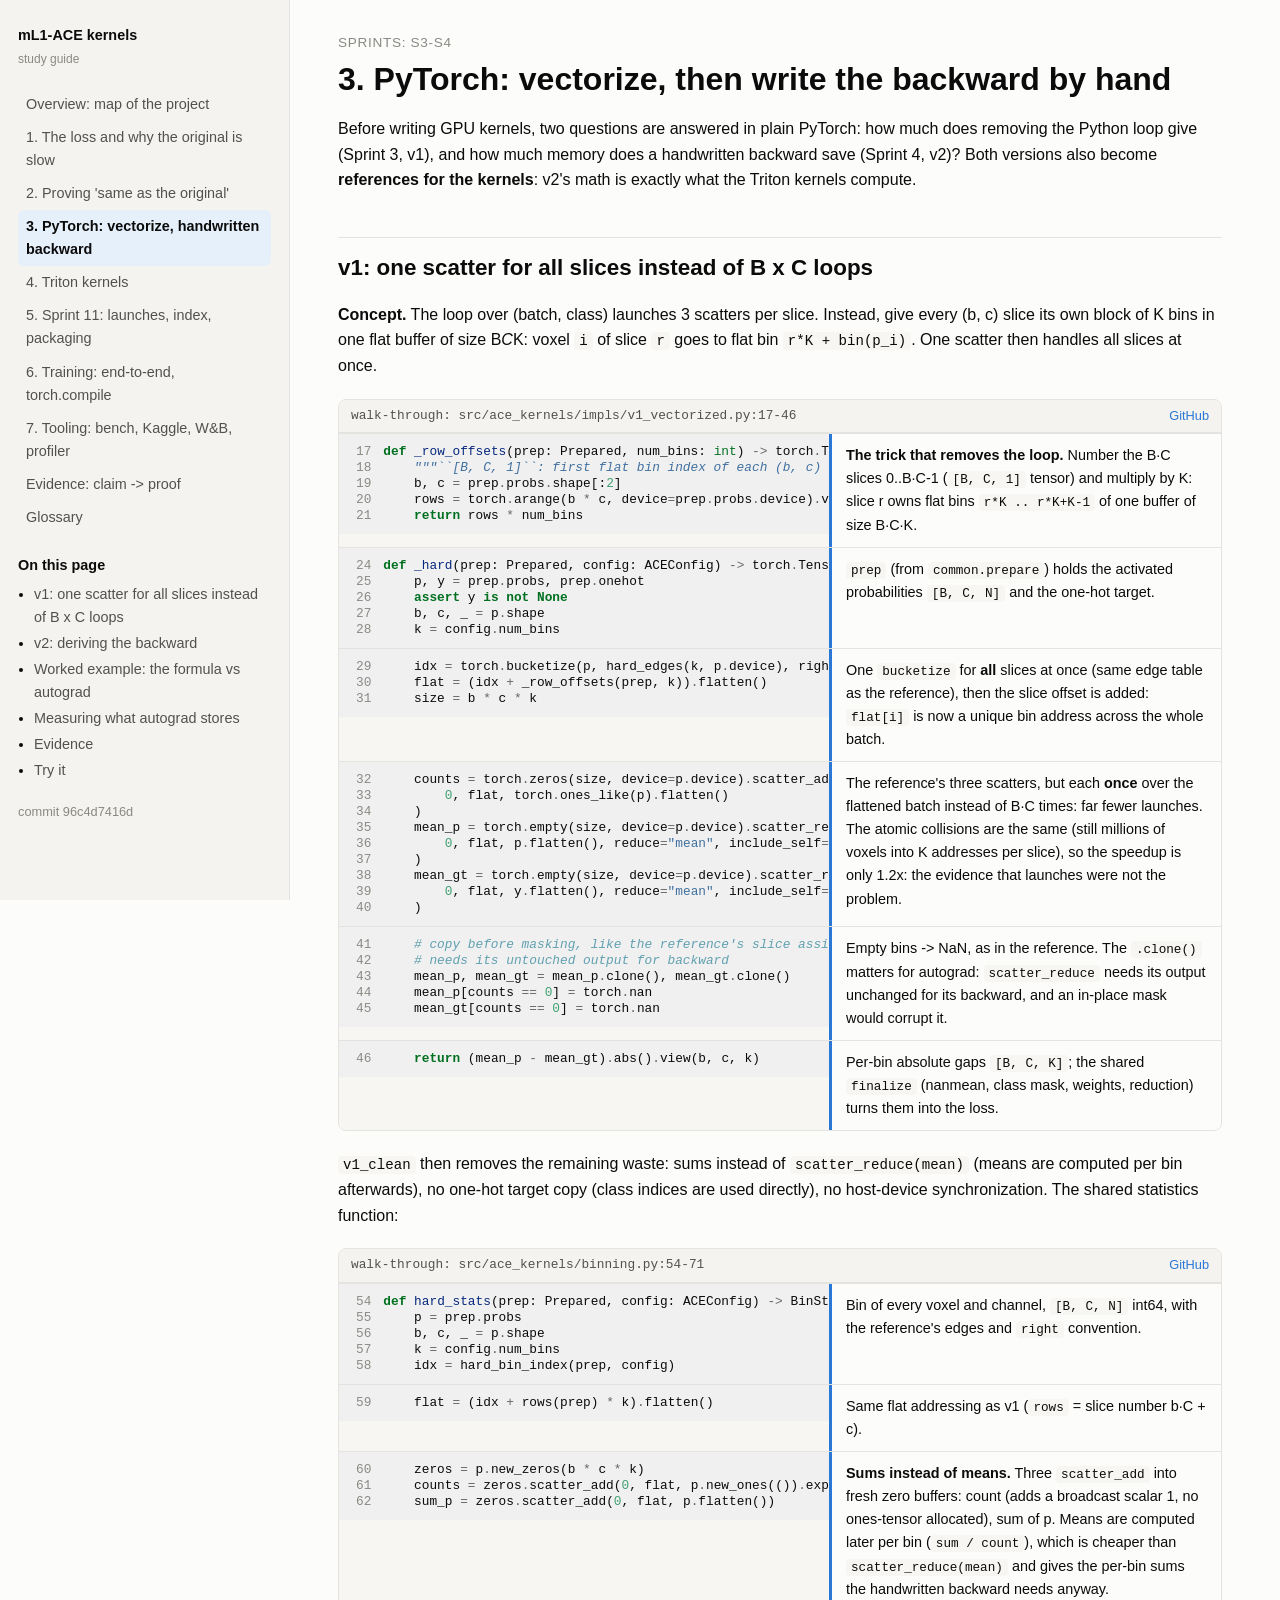
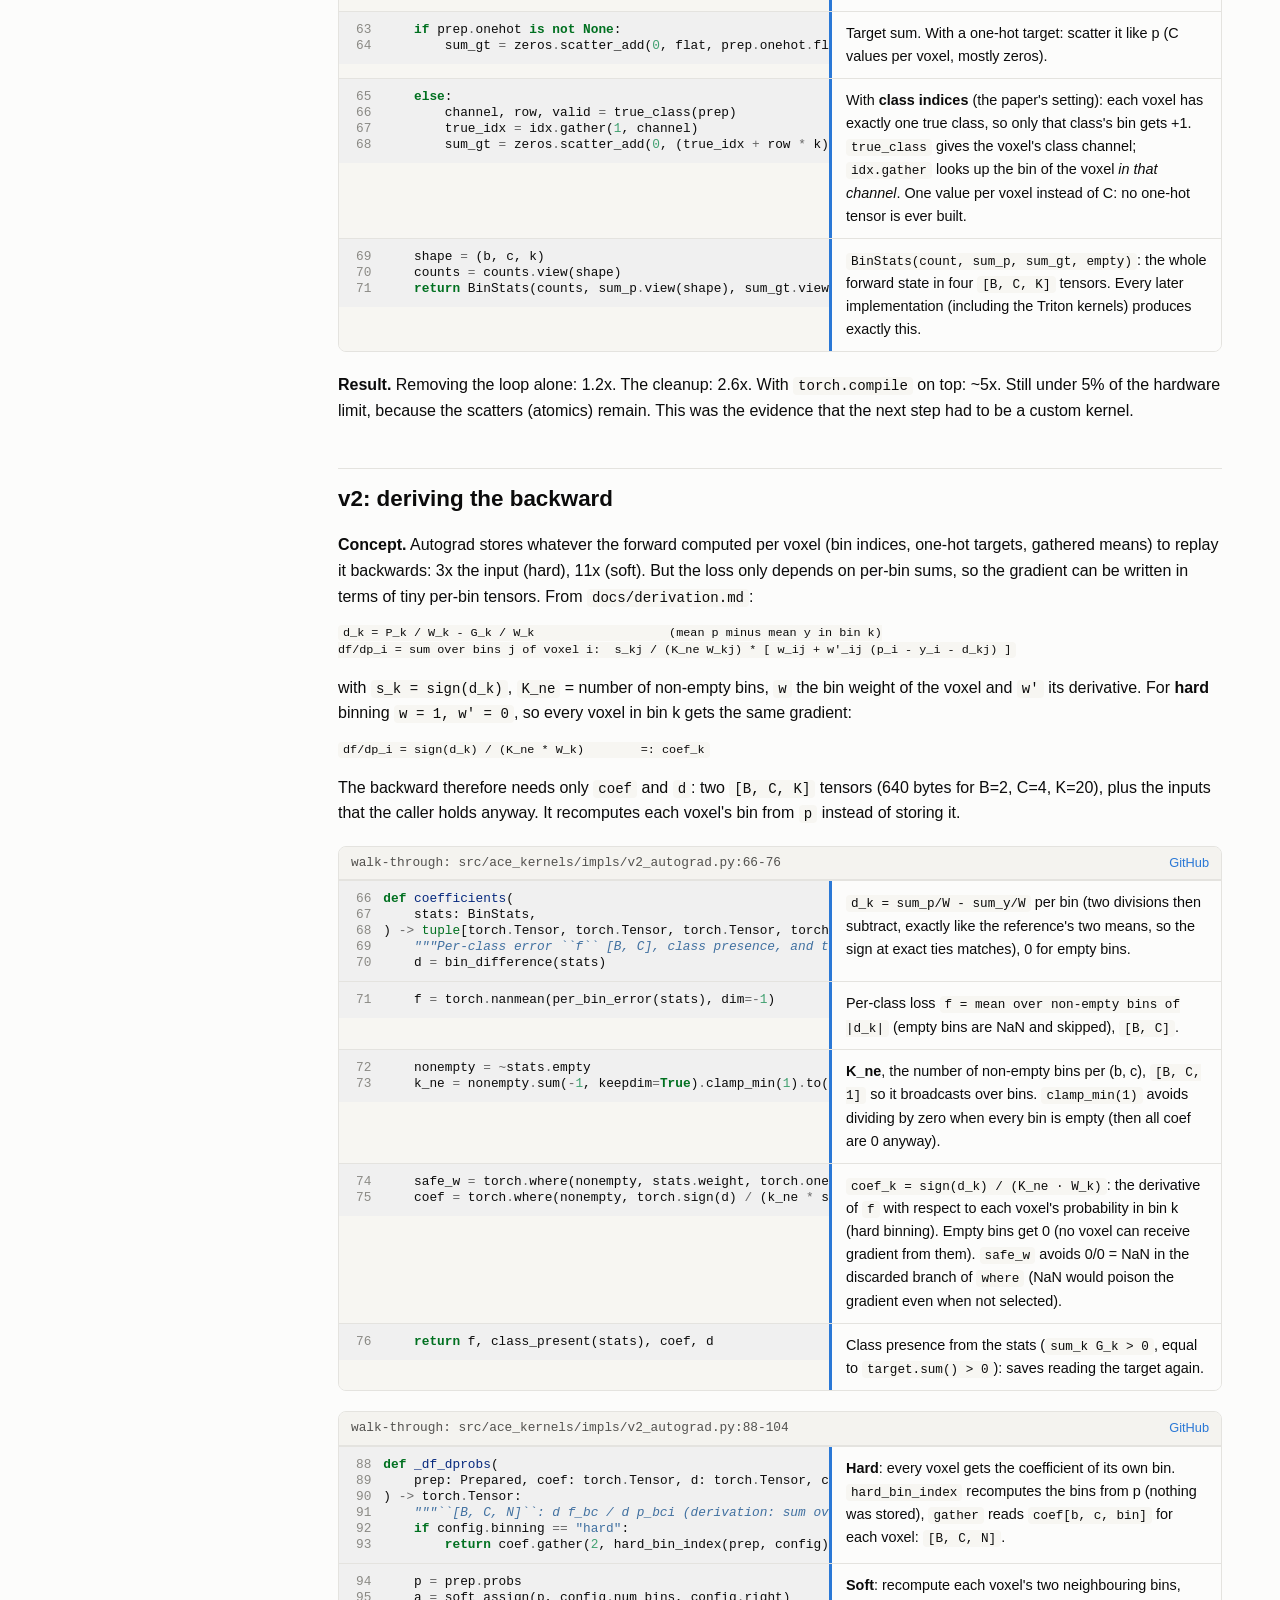
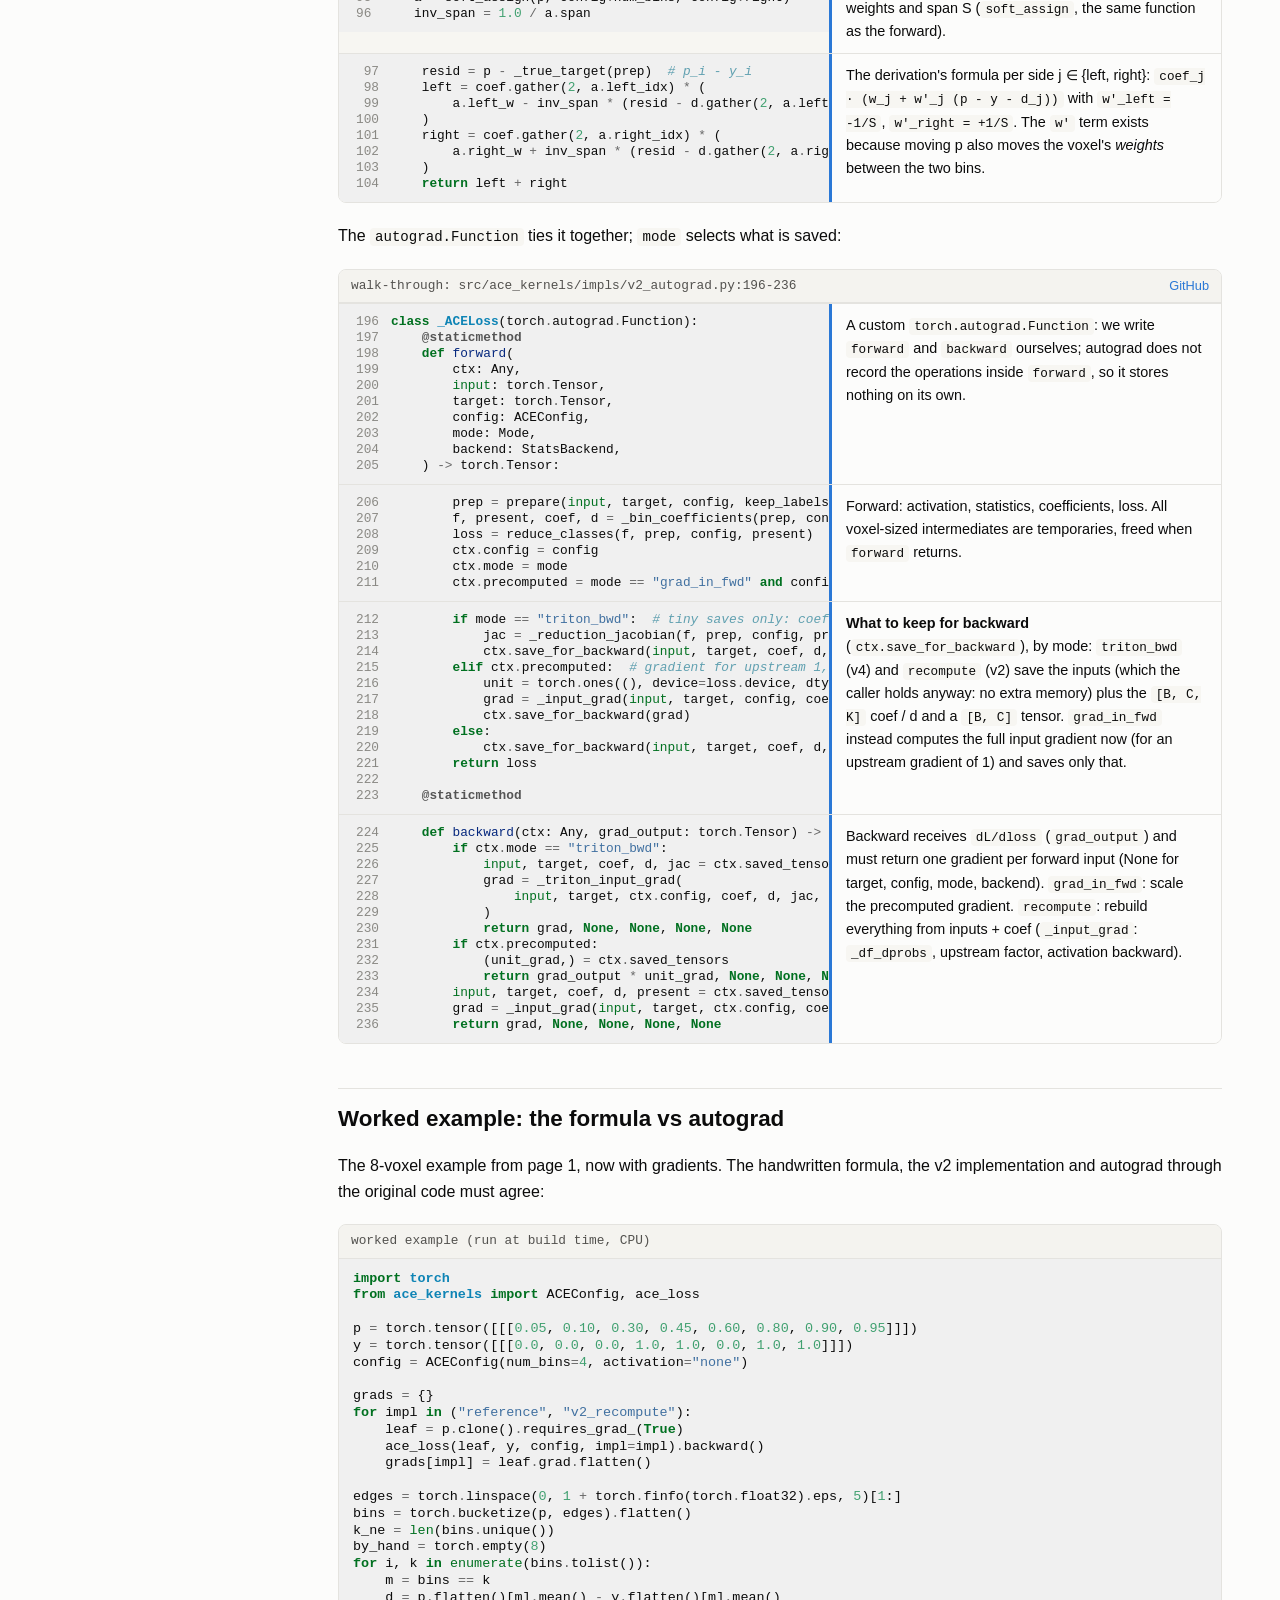
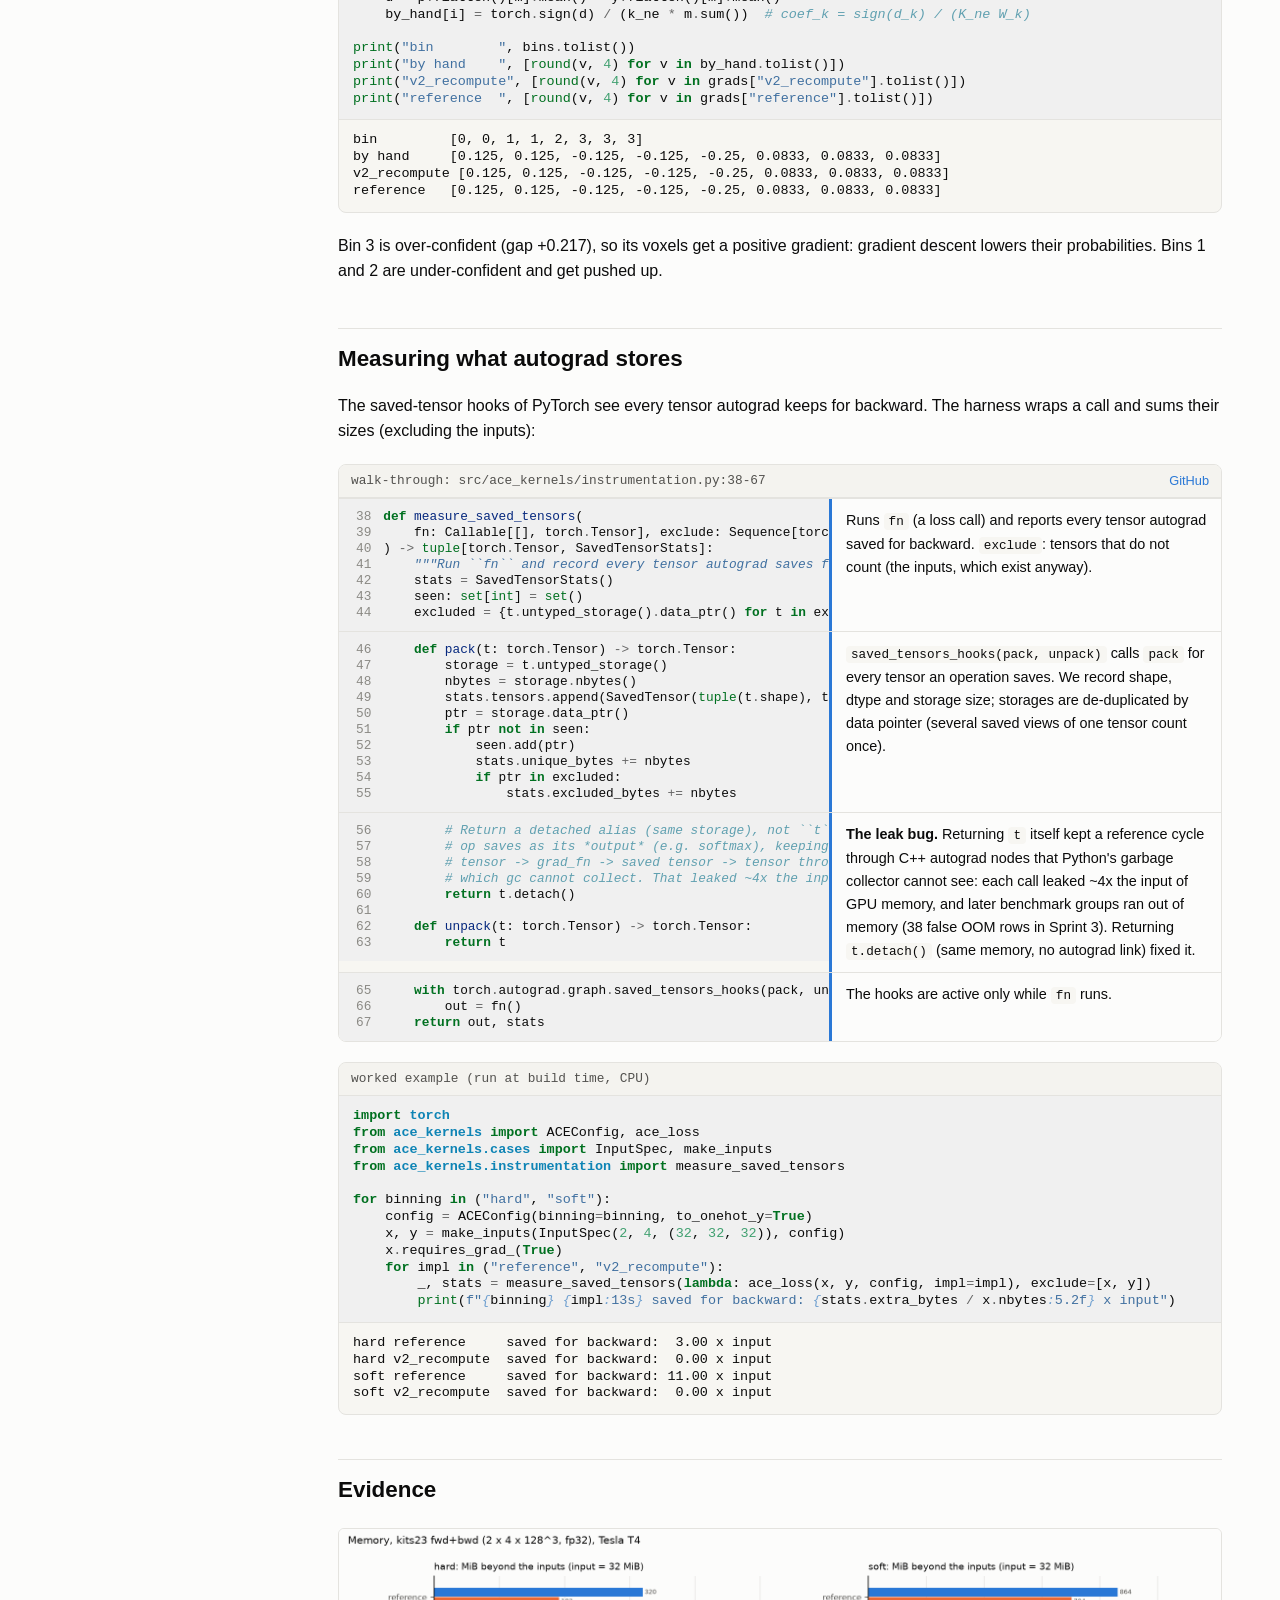
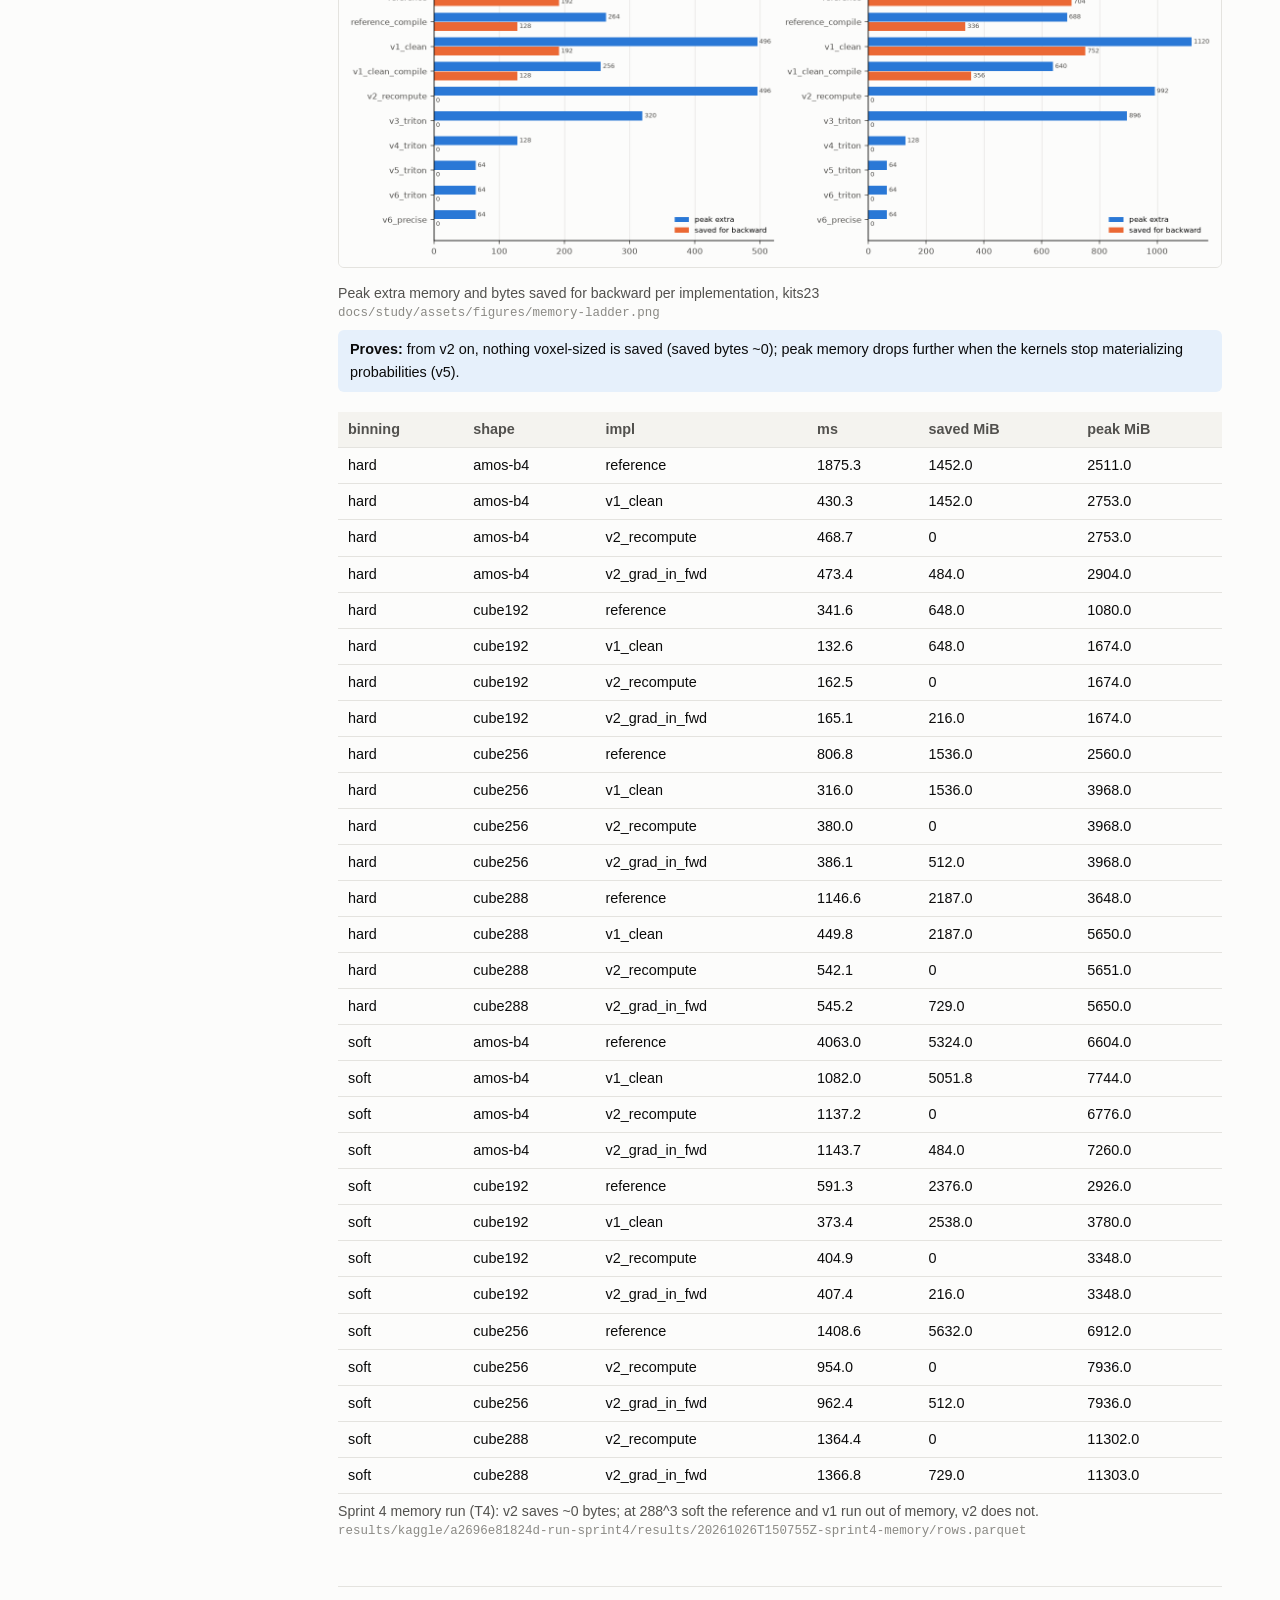
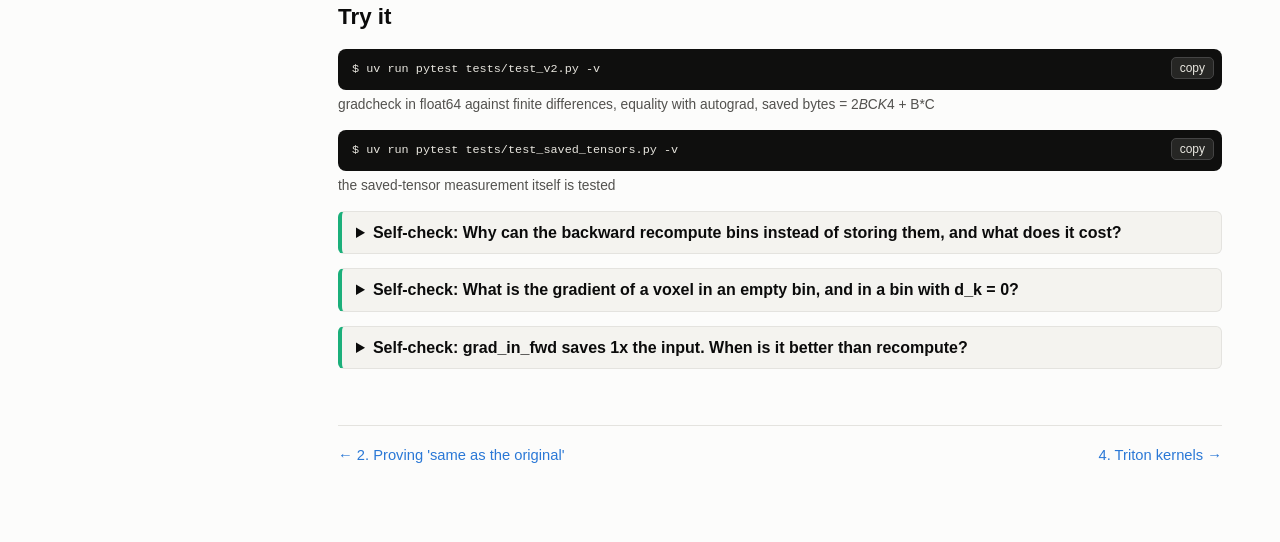
<file: docs/study/03-pytorch.html>
<!doctype html>
<html lang="en"><head><meta charset="utf-8">
<meta name="viewport" content="width=device-width, initial-scale=1">
<title>3. PyTorch: vectorize, handwritten backward | ACE kernels study</title>
<link rel="stylesheet" href="assets/style.css">
<link rel="stylesheet" href="assets/pygments.css">
</head><body>
<aside class="side"><a class="brand" href="index.html">mL1-ACE kernels<br>
<small>study guide</small></a><ol class="pages"><li class=""><a href="index.html">Overview: map of the project</a></li><li class=""><a href="01-loss.html">1. The loss and why the original is slow</a></li><li class=""><a href="02-correctness.html">2. Proving &#x27;same as the original&#x27;</a></li><li class="current"><a href="03-pytorch.html">3. PyTorch: vectorize, handwritten backward</a></li><li class=""><a href="04-triton.html">4. Triton kernels</a></li><li class=""><a href="05-sprint11.html">5. Sprint 11: launches, index, packaging</a></li><li class=""><a href="06-training.html">6. Training: end-to-end, torch.compile</a></li><li class=""><a href="07-tooling.html">7. Tooling: bench, Kaggle, W&amp;B, profiler</a></li><li class=""><a href="evidence.html">Evidence: claim -&gt; proof</a></li><li class=""><a href="glossary.html">Glossary</a></li></ol>
<div class="toc"><b>On this page</b><ul><li><a href="#v1-one-scatter-for-all-slices-instead-of-b-x-c-loops">v1: one scatter for all slices instead of B x C loops</a></li><li><a href="#v2-deriving-the-backward">v2: deriving the backward</a></li><li><a href="#worked-example-the-formula-vs-autograd">Worked example: the formula vs autograd</a></li><li><a href="#measuring-what-autograd-stores">Measuring what autograd stores</a></li><li><a href="#evidence">Evidence</a></li><li><a href="#try-it">Try it</a></li></ul></div>
<p class="meta">commit 96c4d7416d</p></aside>
<main><p class="sprints">Sprints: S3-S4</p><h1 id="3-pytorch-vectorize-then-write-the-backward-by-hand">3. PyTorch: vectorize, then write the backward by hand</h1>
<p>Before writing GPU kernels, two questions are answered in plain PyTorch:
how much does removing the Python loop give (Sprint 3, v1), and how much memory does
a handwritten backward save (Sprint 4, v2)? Both versions also become <strong>references for
the kernels</strong>: v2's math is exactly what the Triton kernels compute.</p>
<h2 id="v1-one-scatter-for-all-slices-instead-of-b-x-c-loops">v1: one scatter for all slices instead of B x C loops</h2>
<p><strong>Concept.</strong> The loop over (batch, class) launches 3 scatters per slice. Instead, give
every (b, c) slice its own block of K bins in one flat buffer of size B<em>C</em>K: voxel
<code>i</code> of slice <code>r</code> goes to flat bin <code>r*K + bin(p_i)</code>. One scatter then handles all
slices at once.</p>
<figure class="walk"><div class="code-head"><span class="path">walk-through: src/ace_kernels/impls/v1_vectorized.py:17-46</span><a href="https://github.com/kapitan05/ace-kernels/blob/96c4d7416d319bfbb3de6fac816f1df55f6fcc1a/src/ace_kernels/impls/v1_vectorized.py#L17-L46" target="_blank" rel="noopener">GitHub</a></div><div class="step"><div class="step-code"><div class="highlight"><pre><span></span><span class="linenos">17</span><span class="k">def</span><span class="w"> </span><span class="nf">_row_offsets</span><span class="p">(</span><span class="n">prep</span><span class="p">:</span> <span class="n">Prepared</span><span class="p">,</span> <span class="n">num_bins</span><span class="p">:</span> <span class="nb">int</span><span class="p">)</span> <span class="o">-&gt;</span> <span class="n">torch</span><span class="o">.</span><span class="n">Tensor</span><span class="p">:</span>
<span class="linenos">18</span><span class="w">    </span><span class="sd">"""``[B, C, 1]``: first flat bin index of each (b, c) slice."""</span>
<span class="linenos">19</span>    <span class="n">b</span><span class="p">,</span> <span class="n">c</span> <span class="o">=</span> <span class="n">prep</span><span class="o">.</span><span class="n">probs</span><span class="o">.</span><span class="n">shape</span><span class="p">[:</span><span class="mi">2</span><span class="p">]</span>
<span class="linenos">20</span>    <span class="n">rows</span> <span class="o">=</span> <span class="n">torch</span><span class="o">.</span><span class="n">arange</span><span class="p">(</span><span class="n">b</span> <span class="o">*</span> <span class="n">c</span><span class="p">,</span> <span class="n">device</span><span class="o">=</span><span class="n">prep</span><span class="o">.</span><span class="n">probs</span><span class="o">.</span><span class="n">device</span><span class="p">)</span><span class="o">.</span><span class="n">view</span><span class="p">(</span><span class="n">b</span><span class="p">,</span> <span class="n">c</span><span class="p">,</span> <span class="mi">1</span><span class="p">)</span>
<span class="linenos">21</span>    <span class="k">return</span> <span class="n">rows</span> <span class="o">*</span> <span class="n">num_bins</span>
</pre></div>
</div><div class="step-note"><p><strong>The trick that removes the loop.</strong> Number the B·C slices 0..B·C-1 (<code>[B, C, 1]</code> tensor) and multiply by K: slice r owns flat bins <code>r*K .. r*K+K-1</code> of one buffer of size B·C·K.</p></div></div><div class="step"><div class="step-code"><div class="highlight"><pre><span></span><span class="linenos">24</span><span class="k">def</span><span class="w"> </span><span class="nf">_hard</span><span class="p">(</span><span class="n">prep</span><span class="p">:</span> <span class="n">Prepared</span><span class="p">,</span> <span class="n">config</span><span class="p">:</span> <span class="n">ACEConfig</span><span class="p">)</span> <span class="o">-&gt;</span> <span class="n">torch</span><span class="o">.</span><span class="n">Tensor</span><span class="p">:</span>
<span class="linenos">25</span>    <span class="n">p</span><span class="p">,</span> <span class="n">y</span> <span class="o">=</span> <span class="n">prep</span><span class="o">.</span><span class="n">probs</span><span class="p">,</span> <span class="n">prep</span><span class="o">.</span><span class="n">onehot</span>
<span class="linenos">26</span>    <span class="k">assert</span> <span class="n">y</span> <span class="ow">is</span> <span class="ow">not</span> <span class="kc">None</span>
<span class="linenos">27</span>    <span class="n">b</span><span class="p">,</span> <span class="n">c</span><span class="p">,</span> <span class="n">_</span> <span class="o">=</span> <span class="n">p</span><span class="o">.</span><span class="n">shape</span>
<span class="linenos">28</span>    <span class="n">k</span> <span class="o">=</span> <span class="n">config</span><span class="o">.</span><span class="n">num_bins</span>
</pre></div>
</div><div class="step-note"><p><code>prep</code> (from <code>common.prepare</code>) holds the activated probabilities <code>[B, C, N]</code> and the one-hot target.</p></div></div><div class="step"><div class="step-code"><div class="highlight"><pre><span></span><span class="linenos">29</span>    <span class="n">idx</span> <span class="o">=</span> <span class="n">torch</span><span class="o">.</span><span class="n">bucketize</span><span class="p">(</span><span class="n">p</span><span class="p">,</span> <span class="n">hard_edges</span><span class="p">(</span><span class="n">k</span><span class="p">,</span> <span class="n">p</span><span class="o">.</span><span class="n">device</span><span class="p">),</span> <span class="n">right</span><span class="o">=</span><span class="n">config</span><span class="o">.</span><span class="n">right</span><span class="p">)</span>
<span class="linenos">30</span>    <span class="n">flat</span> <span class="o">=</span> <span class="p">(</span><span class="n">idx</span> <span class="o">+</span> <span class="n">_row_offsets</span><span class="p">(</span><span class="n">prep</span><span class="p">,</span> <span class="n">k</span><span class="p">))</span><span class="o">.</span><span class="n">flatten</span><span class="p">()</span>
<span class="linenos">31</span>    <span class="n">size</span> <span class="o">=</span> <span class="n">b</span> <span class="o">*</span> <span class="n">c</span> <span class="o">*</span> <span class="n">k</span>
</pre></div>
</div><div class="step-note"><p>One <code>bucketize</code> for <strong>all</strong> slices at once (same edge table as the reference), then the slice offset is added: <code>flat[i]</code> is now a unique bin address across the whole batch.</p></div></div><div class="step"><div class="step-code"><div class="highlight"><pre><span></span><span class="linenos">32</span>    <span class="n">counts</span> <span class="o">=</span> <span class="n">torch</span><span class="o">.</span><span class="n">zeros</span><span class="p">(</span><span class="n">size</span><span class="p">,</span> <span class="n">device</span><span class="o">=</span><span class="n">p</span><span class="o">.</span><span class="n">device</span><span class="p">)</span><span class="o">.</span><span class="n">scatter_add</span><span class="p">(</span>
<span class="linenos">33</span>        <span class="mi">0</span><span class="p">,</span> <span class="n">flat</span><span class="p">,</span> <span class="n">torch</span><span class="o">.</span><span class="n">ones_like</span><span class="p">(</span><span class="n">p</span><span class="p">)</span><span class="o">.</span><span class="n">flatten</span><span class="p">()</span>
<span class="linenos">34</span>    <span class="p">)</span>
<span class="linenos">35</span>    <span class="n">mean_p</span> <span class="o">=</span> <span class="n">torch</span><span class="o">.</span><span class="n">empty</span><span class="p">(</span><span class="n">size</span><span class="p">,</span> <span class="n">device</span><span class="o">=</span><span class="n">p</span><span class="o">.</span><span class="n">device</span><span class="p">)</span><span class="o">.</span><span class="n">scatter_reduce</span><span class="p">(</span>
<span class="linenos">36</span>        <span class="mi">0</span><span class="p">,</span> <span class="n">flat</span><span class="p">,</span> <span class="n">p</span><span class="o">.</span><span class="n">flatten</span><span class="p">(),</span> <span class="n">reduce</span><span class="o">=</span><span class="s2">"mean"</span><span class="p">,</span> <span class="n">include_self</span><span class="o">=</span><span class="kc">False</span>
<span class="linenos">37</span>    <span class="p">)</span>
<span class="linenos">38</span>    <span class="n">mean_gt</span> <span class="o">=</span> <span class="n">torch</span><span class="o">.</span><span class="n">empty</span><span class="p">(</span><span class="n">size</span><span class="p">,</span> <span class="n">device</span><span class="o">=</span><span class="n">p</span><span class="o">.</span><span class="n">device</span><span class="p">)</span><span class="o">.</span><span class="n">scatter_reduce</span><span class="p">(</span>
<span class="linenos">39</span>        <span class="mi">0</span><span class="p">,</span> <span class="n">flat</span><span class="p">,</span> <span class="n">y</span><span class="o">.</span><span class="n">flatten</span><span class="p">(),</span> <span class="n">reduce</span><span class="o">=</span><span class="s2">"mean"</span><span class="p">,</span> <span class="n">include_self</span><span class="o">=</span><span class="kc">False</span>
<span class="linenos">40</span>    <span class="p">)</span>
</pre></div>
</div><div class="step-note"><p>The reference's three scatters, but each <strong>once</strong> over the flattened batch instead of B·C times: far fewer launches. The atomic collisions are the same (still millions of voxels into K addresses per slice), so the speedup is only 1.2x: the evidence that launches were not the problem.</p></div></div><div class="step"><div class="step-code"><div class="highlight"><pre><span></span><span class="linenos">41</span>    <span class="c1"># copy before masking, like the reference's slice assignment: scatter_reduce</span>
<span class="linenos">42</span>    <span class="c1"># needs its untouched output for backward</span>
<span class="linenos">43</span>    <span class="n">mean_p</span><span class="p">,</span> <span class="n">mean_gt</span> <span class="o">=</span> <span class="n">mean_p</span><span class="o">.</span><span class="n">clone</span><span class="p">(),</span> <span class="n">mean_gt</span><span class="o">.</span><span class="n">clone</span><span class="p">()</span>
<span class="linenos">44</span>    <span class="n">mean_p</span><span class="p">[</span><span class="n">counts</span> <span class="o">==</span> <span class="mi">0</span><span class="p">]</span> <span class="o">=</span> <span class="n">torch</span><span class="o">.</span><span class="n">nan</span>
<span class="linenos">45</span>    <span class="n">mean_gt</span><span class="p">[</span><span class="n">counts</span> <span class="o">==</span> <span class="mi">0</span><span class="p">]</span> <span class="o">=</span> <span class="n">torch</span><span class="o">.</span><span class="n">nan</span>
</pre></div>
</div><div class="step-note"><p>Empty bins -&gt; NaN, as in the reference. The <code>.clone()</code> matters for autograd: <code>scatter_reduce</code> needs its output unchanged for its backward, and an in-place mask would corrupt it.</p></div></div><div class="step"><div class="step-code"><div class="highlight"><pre><span></span><span class="linenos">46</span>    <span class="k">return</span> <span class="p">(</span><span class="n">mean_p</span> <span class="o">-</span> <span class="n">mean_gt</span><span class="p">)</span><span class="o">.</span><span class="n">abs</span><span class="p">()</span><span class="o">.</span><span class="n">view</span><span class="p">(</span><span class="n">b</span><span class="p">,</span> <span class="n">c</span><span class="p">,</span> <span class="n">k</span><span class="p">)</span>
</pre></div>
</div><div class="step-note"><p>Per-bin absolute gaps <code>[B, C, K]</code>; the shared <code>finalize</code> (nanmean, class mask, weights, reduction) turns them into the loss.</p></div></div></figure>
<p><code>v1_clean</code> then removes the remaining waste: sums instead of <code>scatter_reduce(mean)</code>
(means are computed per bin afterwards), no one-hot target copy (class indices are
used directly), no host-device synchronization. The shared statistics function:</p>
<figure class="walk"><div class="code-head"><span class="path">walk-through: src/ace_kernels/binning.py:54-71</span><a href="https://github.com/kapitan05/ace-kernels/blob/96c4d7416d319bfbb3de6fac816f1df55f6fcc1a/src/ace_kernels/binning.py#L54-L71" target="_blank" rel="noopener">GitHub</a></div><div class="step"><div class="step-code"><div class="highlight"><pre><span></span><span class="linenos">54</span><span class="k">def</span><span class="w"> </span><span class="nf">hard_stats</span><span class="p">(</span><span class="n">prep</span><span class="p">:</span> <span class="n">Prepared</span><span class="p">,</span> <span class="n">config</span><span class="p">:</span> <span class="n">ACEConfig</span><span class="p">)</span> <span class="o">-&gt;</span> <span class="n">BinStats</span><span class="p">:</span>
<span class="linenos">55</span>    <span class="n">p</span> <span class="o">=</span> <span class="n">prep</span><span class="o">.</span><span class="n">probs</span>
<span class="linenos">56</span>    <span class="n">b</span><span class="p">,</span> <span class="n">c</span><span class="p">,</span> <span class="n">_</span> <span class="o">=</span> <span class="n">p</span><span class="o">.</span><span class="n">shape</span>
<span class="linenos">57</span>    <span class="n">k</span> <span class="o">=</span> <span class="n">config</span><span class="o">.</span><span class="n">num_bins</span>
<span class="linenos">58</span>    <span class="n">idx</span> <span class="o">=</span> <span class="n">hard_bin_index</span><span class="p">(</span><span class="n">prep</span><span class="p">,</span> <span class="n">config</span><span class="p">)</span>
</pre></div>
</div><div class="step-note"><p>Bin of every voxel and channel, <code>[B, C, N]</code> int64, with the reference's edges and <code>right</code> convention.</p></div></div><div class="step"><div class="step-code"><div class="highlight"><pre><span></span><span class="linenos">59</span>    <span class="n">flat</span> <span class="o">=</span> <span class="p">(</span><span class="n">idx</span> <span class="o">+</span> <span class="n">rows</span><span class="p">(</span><span class="n">prep</span><span class="p">)</span> <span class="o">*</span> <span class="n">k</span><span class="p">)</span><span class="o">.</span><span class="n">flatten</span><span class="p">()</span>
</pre></div>
</div><div class="step-note"><p>Same flat addressing as v1 (<code>rows</code> = slice number b·C + c).</p></div></div><div class="step"><div class="step-code"><div class="highlight"><pre><span></span><span class="linenos">60</span>    <span class="n">zeros</span> <span class="o">=</span> <span class="n">p</span><span class="o">.</span><span class="n">new_zeros</span><span class="p">(</span><span class="n">b</span> <span class="o">*</span> <span class="n">c</span> <span class="o">*</span> <span class="n">k</span><span class="p">)</span>
<span class="linenos">61</span>    <span class="n">counts</span> <span class="o">=</span> <span class="n">zeros</span><span class="o">.</span><span class="n">scatter_add</span><span class="p">(</span><span class="mi">0</span><span class="p">,</span> <span class="n">flat</span><span class="p">,</span> <span class="n">p</span><span class="o">.</span><span class="n">new_ones</span><span class="p">(())</span><span class="o">.</span><span class="n">expand</span><span class="p">(</span><span class="n">flat</span><span class="o">.</span><span class="n">shape</span><span class="p">))</span>
<span class="linenos">62</span>    <span class="n">sum_p</span> <span class="o">=</span> <span class="n">zeros</span><span class="o">.</span><span class="n">scatter_add</span><span class="p">(</span><span class="mi">0</span><span class="p">,</span> <span class="n">flat</span><span class="p">,</span> <span class="n">p</span><span class="o">.</span><span class="n">flatten</span><span class="p">())</span>
</pre></div>
</div><div class="step-note"><p><strong>Sums instead of means.</strong> Three <code>scatter_add</code> into fresh zero buffers: count (adds a broadcast scalar 1, no ones-tensor allocated), sum of p. Means are computed later per bin (<code>sum / count</code>), which is cheaper than <code>scatter_reduce(mean)</code> and gives the per-bin sums the handwritten backward needs anyway.</p></div></div><div class="step"><div class="step-code"><div class="highlight"><pre><span></span><span class="linenos">63</span>    <span class="k">if</span> <span class="n">prep</span><span class="o">.</span><span class="n">onehot</span> <span class="ow">is</span> <span class="ow">not</span> <span class="kc">None</span><span class="p">:</span>
<span class="linenos">64</span>        <span class="n">sum_gt</span> <span class="o">=</span> <span class="n">zeros</span><span class="o">.</span><span class="n">scatter_add</span><span class="p">(</span><span class="mi">0</span><span class="p">,</span> <span class="n">flat</span><span class="p">,</span> <span class="n">prep</span><span class="o">.</span><span class="n">onehot</span><span class="o">.</span><span class="n">flatten</span><span class="p">())</span>
</pre></div>
</div><div class="step-note"><p>Target sum. With a one-hot target: scatter it like p (C values per voxel, mostly zeros).</p></div></div><div class="step"><div class="step-code"><div class="highlight"><pre><span></span><span class="linenos">65</span>    <span class="k">else</span><span class="p">:</span>
<span class="linenos">66</span>        <span class="n">channel</span><span class="p">,</span> <span class="n">row</span><span class="p">,</span> <span class="n">valid</span> <span class="o">=</span> <span class="n">true_class</span><span class="p">(</span><span class="n">prep</span><span class="p">)</span>
<span class="linenos">67</span>        <span class="n">true_idx</span> <span class="o">=</span> <span class="n">idx</span><span class="o">.</span><span class="n">gather</span><span class="p">(</span><span class="mi">1</span><span class="p">,</span> <span class="n">channel</span><span class="p">)</span>
<span class="linenos">68</span>        <span class="n">sum_gt</span> <span class="o">=</span> <span class="n">zeros</span><span class="o">.</span><span class="n">scatter_add</span><span class="p">(</span><span class="mi">0</span><span class="p">,</span> <span class="p">(</span><span class="n">true_idx</span> <span class="o">+</span> <span class="n">row</span> <span class="o">*</span> <span class="n">k</span><span class="p">)</span><span class="o">.</span><span class="n">flatten</span><span class="p">(),</span> <span class="n">valid</span><span class="o">.</span><span class="n">flatten</span><span class="p">())</span>
</pre></div>
</div><div class="step-note"><p>With <strong>class indices</strong> (the paper's setting): each voxel has exactly one true class, so only that class's bin gets +1. <code>true_class</code> gives the voxel's class channel; <code>idx.gather</code> looks up the bin of the voxel <em>in that channel</em>. One value per voxel instead of C: no one-hot tensor is ever built.</p></div></div><div class="step"><div class="step-code"><div class="highlight"><pre><span></span><span class="linenos">69</span>    <span class="n">shape</span> <span class="o">=</span> <span class="p">(</span><span class="n">b</span><span class="p">,</span> <span class="n">c</span><span class="p">,</span> <span class="n">k</span><span class="p">)</span>
<span class="linenos">70</span>    <span class="n">counts</span> <span class="o">=</span> <span class="n">counts</span><span class="o">.</span><span class="n">view</span><span class="p">(</span><span class="n">shape</span><span class="p">)</span>
<span class="linenos">71</span>    <span class="k">return</span> <span class="n">BinStats</span><span class="p">(</span><span class="n">counts</span><span class="p">,</span> <span class="n">sum_p</span><span class="o">.</span><span class="n">view</span><span class="p">(</span><span class="n">shape</span><span class="p">),</span> <span class="n">sum_gt</span><span class="o">.</span><span class="n">view</span><span class="p">(</span><span class="n">shape</span><span class="p">),</span> <span class="n">counts</span> <span class="o">==</span> <span class="mi">0</span><span class="p">)</span>
</pre></div>
</div><div class="step-note"><p><code>BinStats(count, sum_p, sum_gt, empty)</code>: the whole forward state in four <code>[B, C, K]</code> tensors. Every later implementation (including the Triton kernels) produces exactly this.</p></div></div></figure>
<p><strong>Result.</strong> Removing the loop alone: 1.2x. The cleanup: 2.6x. With <code>torch.compile</code>
on top: ~5x. Still under 5% of the hardware limit, because the scatters (atomics)
remain. This was the evidence that the next step had to be a custom kernel.</p>
<h2 id="v2-deriving-the-backward">v2: deriving the backward</h2>
<p><strong>Concept.</strong> Autograd stores whatever the forward computed per voxel (bin indices,
one-hot targets, gathered means) to replay it backwards: 3x the input (hard), 11x
(soft). But the loss only depends on per-bin sums, so the gradient can be written in
terms of tiny per-bin tensors. From <code>docs/derivation.md</code>:</p>
<pre><code>d_k = P_k / W_k - G_k / W_k                   (mean p minus mean y in bin k)
df/dp_i = sum over bins j of voxel i:  s_kj / (K_ne W_kj) * [ w_ij + w'_ij (p_i - y_i - d_kj) ]
</code></pre>
<p>with <code>s_k = sign(d_k)</code>, <code>K_ne</code> = number of non-empty bins, <code>w</code> the bin weight of
the voxel and <code>w'</code> its derivative. For <strong>hard</strong> binning <code>w = 1, w' = 0</code>, so every
voxel in bin k gets the same gradient:</p>
<pre><code>df/dp_i = sign(d_k) / (K_ne * W_k)        =: coef_k
</code></pre>
<p>The backward therefore needs only <code>coef</code> and <code>d</code>: two <code>[B, C, K]</code> tensors (640 bytes
for B=2, C=4, K=20), plus the inputs that the caller holds anyway. It recomputes each
voxel's bin from <code>p</code> instead of storing it.</p>
<figure class="walk"><div class="code-head"><span class="path">walk-through: src/ace_kernels/impls/v2_autograd.py:66-76</span><a href="https://github.com/kapitan05/ace-kernels/blob/96c4d7416d319bfbb3de6fac816f1df55f6fcc1a/src/ace_kernels/impls/v2_autograd.py#L66-L76" target="_blank" rel="noopener">GitHub</a></div><div class="step"><div class="step-code"><div class="highlight"><pre><span></span><span class="linenos">66</span><span class="k">def</span><span class="w"> </span><span class="nf">coefficients</span><span class="p">(</span>
<span class="linenos">67</span>    <span class="n">stats</span><span class="p">:</span> <span class="n">BinStats</span><span class="p">,</span>
<span class="linenos">68</span><span class="p">)</span> <span class="o">-&gt;</span> <span class="nb">tuple</span><span class="p">[</span><span class="n">torch</span><span class="o">.</span><span class="n">Tensor</span><span class="p">,</span> <span class="n">torch</span><span class="o">.</span><span class="n">Tensor</span><span class="p">,</span> <span class="n">torch</span><span class="o">.</span><span class="n">Tensor</span><span class="p">,</span> <span class="n">torch</span><span class="o">.</span><span class="n">Tensor</span><span class="p">]:</span>
<span class="linenos">69</span><span class="w">    </span><span class="sd">"""Per-class error ``f`` [B, C], class presence, and the per-bin ``coef``, ``d``."""</span>
<span class="linenos">70</span>    <span class="n">d</span> <span class="o">=</span> <span class="n">bin_difference</span><span class="p">(</span><span class="n">stats</span><span class="p">)</span>
</pre></div>
</div><div class="step-note"><p><code>d_k = sum_p/W - sum_y/W</code> per bin (two divisions then subtract, exactly like the reference's two means, so the sign at exact ties matches), 0 for empty bins.</p></div></div><div class="step"><div class="step-code"><div class="highlight"><pre><span></span><span class="linenos">71</span>    <span class="n">f</span> <span class="o">=</span> <span class="n">torch</span><span class="o">.</span><span class="n">nanmean</span><span class="p">(</span><span class="n">per_bin_error</span><span class="p">(</span><span class="n">stats</span><span class="p">),</span> <span class="n">dim</span><span class="o">=-</span><span class="mi">1</span><span class="p">)</span>
</pre></div>
</div><div class="step-note"><p>Per-class loss <code>f = mean over non-empty bins of |d_k|</code> (empty bins are NaN and skipped), <code>[B, C]</code>.</p></div></div><div class="step"><div class="step-code"><div class="highlight"><pre><span></span><span class="linenos">72</span>    <span class="n">nonempty</span> <span class="o">=</span> <span class="o">~</span><span class="n">stats</span><span class="o">.</span><span class="n">empty</span>
<span class="linenos">73</span>    <span class="n">k_ne</span> <span class="o">=</span> <span class="n">nonempty</span><span class="o">.</span><span class="n">sum</span><span class="p">(</span><span class="o">-</span><span class="mi">1</span><span class="p">,</span> <span class="n">keepdim</span><span class="o">=</span><span class="kc">True</span><span class="p">)</span><span class="o">.</span><span class="n">clamp_min</span><span class="p">(</span><span class="mi">1</span><span class="p">)</span><span class="o">.</span><span class="n">to</span><span class="p">(</span><span class="n">d</span><span class="o">.</span><span class="n">dtype</span><span class="p">)</span>
</pre></div>
</div><div class="step-note"><p><strong>K_ne</strong>, the number of non-empty bins per (b, c), <code>[B, C, 1]</code> so it broadcasts over bins. <code>clamp_min(1)</code> avoids dividing by zero when every bin is empty (then all coef are 0 anyway).</p></div></div><div class="step"><div class="step-code"><div class="highlight"><pre><span></span><span class="linenos">74</span>    <span class="n">safe_w</span> <span class="o">=</span> <span class="n">torch</span><span class="o">.</span><span class="n">where</span><span class="p">(</span><span class="n">nonempty</span><span class="p">,</span> <span class="n">stats</span><span class="o">.</span><span class="n">weight</span><span class="p">,</span> <span class="n">torch</span><span class="o">.</span><span class="n">ones_like</span><span class="p">(</span><span class="n">stats</span><span class="o">.</span><span class="n">weight</span><span class="p">))</span>
<span class="linenos">75</span>    <span class="n">coef</span> <span class="o">=</span> <span class="n">torch</span><span class="o">.</span><span class="n">where</span><span class="p">(</span><span class="n">nonempty</span><span class="p">,</span> <span class="n">torch</span><span class="o">.</span><span class="n">sign</span><span class="p">(</span><span class="n">d</span><span class="p">)</span> <span class="o">/</span> <span class="p">(</span><span class="n">k_ne</span> <span class="o">*</span> <span class="n">safe_w</span><span class="p">),</span> <span class="n">torch</span><span class="o">.</span><span class="n">zeros_like</span><span class="p">(</span><span class="n">d</span><span class="p">))</span>
</pre></div>
</div><div class="step-note"><p><code>coef_k = sign(d_k) / (K_ne · W_k)</code>: the derivative of <code>f</code> with respect to each voxel's probability in bin k (hard binning). Empty bins get 0 (no voxel can receive gradient from them). <code>safe_w</code> avoids 0/0 = NaN in the discarded branch of <code>where</code> (NaN would poison the gradient even when not selected).</p></div></div><div class="step"><div class="step-code"><div class="highlight"><pre><span></span><span class="linenos">76</span>    <span class="k">return</span> <span class="n">f</span><span class="p">,</span> <span class="n">class_present</span><span class="p">(</span><span class="n">stats</span><span class="p">),</span> <span class="n">coef</span><span class="p">,</span> <span class="n">d</span>
</pre></div>
</div><div class="step-note"><p>Class presence from the stats (<code>sum_k G_k &gt; 0</code>, equal to <code>target.sum() &gt; 0</code>): saves reading the target again.</p></div></div></figure>
<figure class="walk"><div class="code-head"><span class="path">walk-through: src/ace_kernels/impls/v2_autograd.py:88-104</span><a href="https://github.com/kapitan05/ace-kernels/blob/96c4d7416d319bfbb3de6fac816f1df55f6fcc1a/src/ace_kernels/impls/v2_autograd.py#L88-L104" target="_blank" rel="noopener">GitHub</a></div><div class="step"><div class="step-code"><div class="highlight"><pre><span></span><span class="linenos">88</span><span class="k">def</span><span class="w"> </span><span class="nf">_df_dprobs</span><span class="p">(</span>
<span class="linenos">89</span>    <span class="n">prep</span><span class="p">:</span> <span class="n">Prepared</span><span class="p">,</span> <span class="n">coef</span><span class="p">:</span> <span class="n">torch</span><span class="o">.</span><span class="n">Tensor</span><span class="p">,</span> <span class="n">d</span><span class="p">:</span> <span class="n">torch</span><span class="o">.</span><span class="n">Tensor</span><span class="p">,</span> <span class="n">config</span><span class="p">:</span> <span class="n">ACEConfig</span>
<span class="linenos">90</span><span class="p">)</span> <span class="o">-&gt;</span> <span class="n">torch</span><span class="o">.</span><span class="n">Tensor</span><span class="p">:</span>
<span class="linenos">91</span><span class="w">    </span><span class="sd">"""``[B, C, N]``: d f_bc / d p_bci (derivation: sum over the voxel's bins)."""</span>
<span class="linenos">92</span>    <span class="k">if</span> <span class="n">config</span><span class="o">.</span><span class="n">binning</span> <span class="o">==</span> <span class="s2">"hard"</span><span class="p">:</span>
<span class="linenos">93</span>        <span class="k">return</span> <span class="n">coef</span><span class="o">.</span><span class="n">gather</span><span class="p">(</span><span class="mi">2</span><span class="p">,</span> <span class="n">hard_bin_index</span><span class="p">(</span><span class="n">prep</span><span class="p">,</span> <span class="n">config</span><span class="p">))</span>
</pre></div>
</div><div class="step-note"><p><strong>Hard</strong>: every voxel gets the coefficient of its own bin. <code>hard_bin_index</code> recomputes the bins from p (nothing was stored), <code>gather</code> reads <code>coef[b, c, bin]</code> for each voxel: <code>[B, C, N]</code>.</p></div></div><div class="step"><div class="step-code"><div class="highlight"><pre><span></span><span class="linenos">94</span>    <span class="n">p</span> <span class="o">=</span> <span class="n">prep</span><span class="o">.</span><span class="n">probs</span>
<span class="linenos">95</span>    <span class="n">a</span> <span class="o">=</span> <span class="n">soft_assign</span><span class="p">(</span><span class="n">p</span><span class="p">,</span> <span class="n">config</span><span class="o">.</span><span class="n">num_bins</span><span class="p">,</span> <span class="n">config</span><span class="o">.</span><span class="n">right</span><span class="p">)</span>
<span class="linenos">96</span>    <span class="n">inv_span</span> <span class="o">=</span> <span class="mf">1.0</span> <span class="o">/</span> <span class="n">a</span><span class="o">.</span><span class="n">span</span>
</pre></div>
</div><div class="step-note"><p><strong>Soft</strong>: recompute each voxel's two neighbouring bins, weights and span S (<code>soft_assign</code>, the same function as the forward).</p></div></div><div class="step"><div class="step-code"><div class="highlight"><pre><span></span><span class="linenos"> 97</span>    <span class="n">resid</span> <span class="o">=</span> <span class="n">p</span> <span class="o">-</span> <span class="n">_true_target</span><span class="p">(</span><span class="n">prep</span><span class="p">)</span>  <span class="c1"># p_i - y_i</span>
<span class="linenos"> 98</span>    <span class="n">left</span> <span class="o">=</span> <span class="n">coef</span><span class="o">.</span><span class="n">gather</span><span class="p">(</span><span class="mi">2</span><span class="p">,</span> <span class="n">a</span><span class="o">.</span><span class="n">left_idx</span><span class="p">)</span> <span class="o">*</span> <span class="p">(</span>
<span class="linenos"> 99</span>        <span class="n">a</span><span class="o">.</span><span class="n">left_w</span> <span class="o">-</span> <span class="n">inv_span</span> <span class="o">*</span> <span class="p">(</span><span class="n">resid</span> <span class="o">-</span> <span class="n">d</span><span class="o">.</span><span class="n">gather</span><span class="p">(</span><span class="mi">2</span><span class="p">,</span> <span class="n">a</span><span class="o">.</span><span class="n">left_idx</span><span class="p">))</span>
<span class="linenos">100</span>    <span class="p">)</span>
<span class="linenos">101</span>    <span class="n">right</span> <span class="o">=</span> <span class="n">coef</span><span class="o">.</span><span class="n">gather</span><span class="p">(</span><span class="mi">2</span><span class="p">,</span> <span class="n">a</span><span class="o">.</span><span class="n">right_idx</span><span class="p">)</span> <span class="o">*</span> <span class="p">(</span>
<span class="linenos">102</span>        <span class="n">a</span><span class="o">.</span><span class="n">right_w</span> <span class="o">+</span> <span class="n">inv_span</span> <span class="o">*</span> <span class="p">(</span><span class="n">resid</span> <span class="o">-</span> <span class="n">d</span><span class="o">.</span><span class="n">gather</span><span class="p">(</span><span class="mi">2</span><span class="p">,</span> <span class="n">a</span><span class="o">.</span><span class="n">right_idx</span><span class="p">))</span>
<span class="linenos">103</span>    <span class="p">)</span>
<span class="linenos">104</span>    <span class="k">return</span> <span class="n">left</span> <span class="o">+</span> <span class="n">right</span>
</pre></div>
</div><div class="step-note"><p>The derivation's formula per side j ∈ {left, right}: <code>coef_j · (w_j + w'_j (p - y - d_j))</code> with <code>w'_left = -1/S</code>, <code>w'_right = +1/S</code>. The <code>w'</code> term exists because moving p also moves the voxel's <em>weights</em> between the two bins.</p></div></div></figure>
<p>The <code>autograd.Function</code> ties it together; <code>mode</code> selects what is saved:</p>
<figure class="walk"><div class="code-head"><span class="path">walk-through: src/ace_kernels/impls/v2_autograd.py:196-236</span><a href="https://github.com/kapitan05/ace-kernels/blob/96c4d7416d319bfbb3de6fac816f1df55f6fcc1a/src/ace_kernels/impls/v2_autograd.py#L196-L236" target="_blank" rel="noopener">GitHub</a></div><div class="step"><div class="step-code"><div class="highlight"><pre><span></span><span class="linenos">196</span><span class="k">class</span><span class="w"> </span><span class="nc">_ACELoss</span><span class="p">(</span><span class="n">torch</span><span class="o">.</span><span class="n">autograd</span><span class="o">.</span><span class="n">Function</span><span class="p">):</span>
<span class="linenos">197</span>    <span class="nd">@staticmethod</span>
<span class="linenos">198</span>    <span class="k">def</span><span class="w"> </span><span class="nf">forward</span><span class="p">(</span>
<span class="linenos">199</span>        <span class="n">ctx</span><span class="p">:</span> <span class="n">Any</span><span class="p">,</span>
<span class="linenos">200</span>        <span class="nb">input</span><span class="p">:</span> <span class="n">torch</span><span class="o">.</span><span class="n">Tensor</span><span class="p">,</span>
<span class="linenos">201</span>        <span class="n">target</span><span class="p">:</span> <span class="n">torch</span><span class="o">.</span><span class="n">Tensor</span><span class="p">,</span>
<span class="linenos">202</span>        <span class="n">config</span><span class="p">:</span> <span class="n">ACEConfig</span><span class="p">,</span>
<span class="linenos">203</span>        <span class="n">mode</span><span class="p">:</span> <span class="n">Mode</span><span class="p">,</span>
<span class="linenos">204</span>        <span class="n">backend</span><span class="p">:</span> <span class="n">StatsBackend</span><span class="p">,</span>
<span class="linenos">205</span>    <span class="p">)</span> <span class="o">-&gt;</span> <span class="n">torch</span><span class="o">.</span><span class="n">Tensor</span><span class="p">:</span>
</pre></div>
</div><div class="step-note"><p>A custom <code>torch.autograd.Function</code>: we write <code>forward</code> and <code>backward</code> ourselves; autograd does not record the operations inside <code>forward</code>, so it stores nothing on its own.</p></div></div><div class="step"><div class="step-code"><div class="highlight"><pre><span></span><span class="linenos">206</span>        <span class="n">prep</span> <span class="o">=</span> <span class="n">prepare</span><span class="p">(</span><span class="nb">input</span><span class="p">,</span> <span class="n">target</span><span class="p">,</span> <span class="n">config</span><span class="p">,</span> <span class="n">keep_labels</span><span class="o">=</span><span class="kc">True</span><span class="p">)</span>
<span class="linenos">207</span>        <span class="n">f</span><span class="p">,</span> <span class="n">present</span><span class="p">,</span> <span class="n">coef</span><span class="p">,</span> <span class="n">d</span> <span class="o">=</span> <span class="n">_bin_coefficients</span><span class="p">(</span><span class="n">prep</span><span class="p">,</span> <span class="n">config</span><span class="p">,</span> <span class="n">backend</span><span class="p">)</span>
<span class="linenos">208</span>        <span class="n">loss</span> <span class="o">=</span> <span class="n">reduce_classes</span><span class="p">(</span><span class="n">f</span><span class="p">,</span> <span class="n">prep</span><span class="p">,</span> <span class="n">config</span><span class="p">,</span> <span class="n">present</span><span class="p">)</span>
<span class="linenos">209</span>        <span class="n">ctx</span><span class="o">.</span><span class="n">config</span> <span class="o">=</span> <span class="n">config</span>
<span class="linenos">210</span>        <span class="n">ctx</span><span class="o">.</span><span class="n">mode</span> <span class="o">=</span> <span class="n">mode</span>
<span class="linenos">211</span>        <span class="n">ctx</span><span class="o">.</span><span class="n">precomputed</span> <span class="o">=</span> <span class="n">mode</span> <span class="o">==</span> <span class="s2">"grad_in_fwd"</span> <span class="ow">and</span> <span class="n">config</span><span class="o">.</span><span class="n">reduction</span> <span class="o">!=</span> <span class="s2">"none"</span>
</pre></div>
</div><div class="step-note"><p>Forward: activation, statistics, coefficients, loss. All voxel-sized intermediates are temporaries, freed when <code>forward</code> returns.</p></div></div><div class="step"><div class="step-code"><div class="highlight"><pre><span></span><span class="linenos">212</span>        <span class="k">if</span> <span class="n">mode</span> <span class="o">==</span> <span class="s2">"triton_bwd"</span><span class="p">:</span>  <span class="c1"># tiny saves only: coef and the reduction's jacobian</span>
<span class="linenos">213</span>            <span class="n">jac</span> <span class="o">=</span> <span class="n">_reduction_jacobian</span><span class="p">(</span><span class="n">f</span><span class="p">,</span> <span class="n">prep</span><span class="p">,</span> <span class="n">config</span><span class="p">,</span> <span class="n">present</span><span class="p">)</span>
<span class="linenos">214</span>            <span class="n">ctx</span><span class="o">.</span><span class="n">save_for_backward</span><span class="p">(</span><span class="nb">input</span><span class="p">,</span> <span class="n">target</span><span class="p">,</span> <span class="n">coef</span><span class="p">,</span> <span class="n">d</span><span class="p">,</span> <span class="n">jac</span><span class="p">)</span>
<span class="linenos">215</span>        <span class="k">elif</span> <span class="n">ctx</span><span class="o">.</span><span class="n">precomputed</span><span class="p">:</span>  <span class="c1"># gradient for upstream 1, scaled in backward</span>
<span class="linenos">216</span>            <span class="n">unit</span> <span class="o">=</span> <span class="n">torch</span><span class="o">.</span><span class="n">ones</span><span class="p">((),</span> <span class="n">device</span><span class="o">=</span><span class="n">loss</span><span class="o">.</span><span class="n">device</span><span class="p">,</span> <span class="n">dtype</span><span class="o">=</span><span class="n">loss</span><span class="o">.</span><span class="n">dtype</span><span class="p">)</span>
<span class="linenos">217</span>            <span class="n">grad</span> <span class="o">=</span> <span class="n">_input_grad</span><span class="p">(</span><span class="nb">input</span><span class="p">,</span> <span class="n">target</span><span class="p">,</span> <span class="n">config</span><span class="p">,</span> <span class="n">coef</span><span class="p">,</span> <span class="n">d</span><span class="p">,</span> <span class="n">unit</span><span class="p">,</span> <span class="n">present</span><span class="p">)</span>
<span class="linenos">218</span>            <span class="n">ctx</span><span class="o">.</span><span class="n">save_for_backward</span><span class="p">(</span><span class="n">grad</span><span class="p">)</span>
<span class="linenos">219</span>        <span class="k">else</span><span class="p">:</span>
<span class="linenos">220</span>            <span class="n">ctx</span><span class="o">.</span><span class="n">save_for_backward</span><span class="p">(</span><span class="nb">input</span><span class="p">,</span> <span class="n">target</span><span class="p">,</span> <span class="n">coef</span><span class="p">,</span> <span class="n">d</span><span class="p">,</span> <span class="n">present</span><span class="p">)</span>
<span class="linenos">221</span>        <span class="k">return</span> <span class="n">loss</span>
<span class="linenos">222</span>
<span class="linenos">223</span>    <span class="nd">@staticmethod</span>
</pre></div>
</div><div class="step-note"><p><strong>What to keep for backward</strong> (<code>ctx.save_for_backward</code>), by mode: <code>triton_bwd</code> (v4) and <code>recompute</code> (v2) save the inputs (which the caller holds anyway: no extra memory) plus the <code>[B, C, K]</code> coef / d and a <code>[B, C]</code> tensor. <code>grad_in_fwd</code> instead computes the full input gradient now (for an upstream gradient of 1) and saves only that.</p></div></div><div class="step"><div class="step-code"><div class="highlight"><pre><span></span><span class="linenos">224</span>    <span class="k">def</span><span class="w"> </span><span class="nf">backward</span><span class="p">(</span><span class="n">ctx</span><span class="p">:</span> <span class="n">Any</span><span class="p">,</span> <span class="n">grad_output</span><span class="p">:</span> <span class="n">torch</span><span class="o">.</span><span class="n">Tensor</span><span class="p">)</span> <span class="o">-&gt;</span> <span class="nb">tuple</span><span class="p">[</span><span class="n">Any</span><span class="p">,</span> <span class="o">...</span><span class="p">]:</span>
<span class="linenos">225</span>        <span class="k">if</span> <span class="n">ctx</span><span class="o">.</span><span class="n">mode</span> <span class="o">==</span> <span class="s2">"triton_bwd"</span><span class="p">:</span>
<span class="linenos">226</span>            <span class="nb">input</span><span class="p">,</span> <span class="n">target</span><span class="p">,</span> <span class="n">coef</span><span class="p">,</span> <span class="n">d</span><span class="p">,</span> <span class="n">jac</span> <span class="o">=</span> <span class="n">ctx</span><span class="o">.</span><span class="n">saved_tensors</span>
<span class="linenos">227</span>            <span class="n">grad</span> <span class="o">=</span> <span class="n">_triton_input_grad</span><span class="p">(</span>
<span class="linenos">228</span>                <span class="nb">input</span><span class="p">,</span> <span class="n">target</span><span class="p">,</span> <span class="n">ctx</span><span class="o">.</span><span class="n">config</span><span class="p">,</span> <span class="n">coef</span><span class="p">,</span> <span class="n">d</span><span class="p">,</span> <span class="n">jac</span><span class="p">,</span> <span class="n">grad_output</span>
<span class="linenos">229</span>            <span class="p">)</span>
<span class="linenos">230</span>            <span class="k">return</span> <span class="n">grad</span><span class="p">,</span> <span class="kc">None</span><span class="p">,</span> <span class="kc">None</span><span class="p">,</span> <span class="kc">None</span><span class="p">,</span> <span class="kc">None</span>
<span class="linenos">231</span>        <span class="k">if</span> <span class="n">ctx</span><span class="o">.</span><span class="n">precomputed</span><span class="p">:</span>
<span class="linenos">232</span>            <span class="p">(</span><span class="n">unit_grad</span><span class="p">,)</span> <span class="o">=</span> <span class="n">ctx</span><span class="o">.</span><span class="n">saved_tensors</span>
<span class="linenos">233</span>            <span class="k">return</span> <span class="n">grad_output</span> <span class="o">*</span> <span class="n">unit_grad</span><span class="p">,</span> <span class="kc">None</span><span class="p">,</span> <span class="kc">None</span><span class="p">,</span> <span class="kc">None</span><span class="p">,</span> <span class="kc">None</span>
<span class="linenos">234</span>        <span class="nb">input</span><span class="p">,</span> <span class="n">target</span><span class="p">,</span> <span class="n">coef</span><span class="p">,</span> <span class="n">d</span><span class="p">,</span> <span class="n">present</span> <span class="o">=</span> <span class="n">ctx</span><span class="o">.</span><span class="n">saved_tensors</span>
<span class="linenos">235</span>        <span class="n">grad</span> <span class="o">=</span> <span class="n">_input_grad</span><span class="p">(</span><span class="nb">input</span><span class="p">,</span> <span class="n">target</span><span class="p">,</span> <span class="n">ctx</span><span class="o">.</span><span class="n">config</span><span class="p">,</span> <span class="n">coef</span><span class="p">,</span> <span class="n">d</span><span class="p">,</span> <span class="n">grad_output</span><span class="p">,</span> <span class="n">present</span><span class="p">)</span>
<span class="linenos">236</span>        <span class="k">return</span> <span class="n">grad</span><span class="p">,</span> <span class="kc">None</span><span class="p">,</span> <span class="kc">None</span><span class="p">,</span> <span class="kc">None</span><span class="p">,</span> <span class="kc">None</span>
</pre></div>
</div><div class="step-note"><p>Backward receives <code>dL/dloss</code> (<code>grad_output</code>) and must return one gradient per forward input (None for target, config, mode, backend). <code>grad_in_fwd</code>: scale the precomputed gradient. <code>recompute</code>: rebuild everything from inputs + coef (<code>_input_grad</code>: <code>_df_dprobs</code>, upstream factor, activation backward).</p></div></div></figure>
<h2 id="worked-example-the-formula-vs-autograd">Worked example: the formula vs autograd</h2>
<p>The 8-voxel example from page 1, now with gradients. The handwritten formula, the
v2 implementation and autograd through the original code must agree:</p>
<figure class="exec"><div class="code-head"><span class="path">worked example (run at build time, CPU)</span></div><div class="highlight"><pre><span></span><span class="kn">import</span><span class="w"> </span><span class="nn">torch</span>
<span class="kn">from</span><span class="w"> </span><span class="nn">ace_kernels</span><span class="w"> </span><span class="kn">import</span> <span class="n">ACEConfig</span><span class="p">,</span> <span class="n">ace_loss</span>

<span class="n">p</span> <span class="o">=</span> <span class="n">torch</span><span class="o">.</span><span class="n">tensor</span><span class="p">([[[</span><span class="mf">0.05</span><span class="p">,</span> <span class="mf">0.10</span><span class="p">,</span> <span class="mf">0.30</span><span class="p">,</span> <span class="mf">0.45</span><span class="p">,</span> <span class="mf">0.60</span><span class="p">,</span> <span class="mf">0.80</span><span class="p">,</span> <span class="mf">0.90</span><span class="p">,</span> <span class="mf">0.95</span><span class="p">]]])</span>
<span class="n">y</span> <span class="o">=</span> <span class="n">torch</span><span class="o">.</span><span class="n">tensor</span><span class="p">([[[</span><span class="mf">0.0</span><span class="p">,</span> <span class="mf">0.0</span><span class="p">,</span> <span class="mf">0.0</span><span class="p">,</span> <span class="mf">1.0</span><span class="p">,</span> <span class="mf">1.0</span><span class="p">,</span> <span class="mf">0.0</span><span class="p">,</span> <span class="mf">1.0</span><span class="p">,</span> <span class="mf">1.0</span><span class="p">]]])</span>
<span class="n">config</span> <span class="o">=</span> <span class="n">ACEConfig</span><span class="p">(</span><span class="n">num_bins</span><span class="o">=</span><span class="mi">4</span><span class="p">,</span> <span class="n">activation</span><span class="o">=</span><span class="s2">"none"</span><span class="p">)</span>

<span class="n">grads</span> <span class="o">=</span> <span class="p">{}</span>
<span class="k">for</span> <span class="n">impl</span> <span class="ow">in</span> <span class="p">(</span><span class="s2">"reference"</span><span class="p">,</span> <span class="s2">"v2_recompute"</span><span class="p">):</span>
    <span class="n">leaf</span> <span class="o">=</span> <span class="n">p</span><span class="o">.</span><span class="n">clone</span><span class="p">()</span><span class="o">.</span><span class="n">requires_grad_</span><span class="p">(</span><span class="kc">True</span><span class="p">)</span>
    <span class="n">ace_loss</span><span class="p">(</span><span class="n">leaf</span><span class="p">,</span> <span class="n">y</span><span class="p">,</span> <span class="n">config</span><span class="p">,</span> <span class="n">impl</span><span class="o">=</span><span class="n">impl</span><span class="p">)</span><span class="o">.</span><span class="n">backward</span><span class="p">()</span>
    <span class="n">grads</span><span class="p">[</span><span class="n">impl</span><span class="p">]</span> <span class="o">=</span> <span class="n">leaf</span><span class="o">.</span><span class="n">grad</span><span class="o">.</span><span class="n">flatten</span><span class="p">()</span>

<span class="n">edges</span> <span class="o">=</span> <span class="n">torch</span><span class="o">.</span><span class="n">linspace</span><span class="p">(</span><span class="mi">0</span><span class="p">,</span> <span class="mi">1</span> <span class="o">+</span> <span class="n">torch</span><span class="o">.</span><span class="n">finfo</span><span class="p">(</span><span class="n">torch</span><span class="o">.</span><span class="n">float32</span><span class="p">)</span><span class="o">.</span><span class="n">eps</span><span class="p">,</span> <span class="mi">5</span><span class="p">)[</span><span class="mi">1</span><span class="p">:]</span>
<span class="n">bins</span> <span class="o">=</span> <span class="n">torch</span><span class="o">.</span><span class="n">bucketize</span><span class="p">(</span><span class="n">p</span><span class="p">,</span> <span class="n">edges</span><span class="p">)</span><span class="o">.</span><span class="n">flatten</span><span class="p">()</span>
<span class="n">k_ne</span> <span class="o">=</span> <span class="nb">len</span><span class="p">(</span><span class="n">bins</span><span class="o">.</span><span class="n">unique</span><span class="p">())</span>
<span class="n">by_hand</span> <span class="o">=</span> <span class="n">torch</span><span class="o">.</span><span class="n">empty</span><span class="p">(</span><span class="mi">8</span><span class="p">)</span>
<span class="k">for</span> <span class="n">i</span><span class="p">,</span> <span class="n">k</span> <span class="ow">in</span> <span class="nb">enumerate</span><span class="p">(</span><span class="n">bins</span><span class="o">.</span><span class="n">tolist</span><span class="p">()):</span>
    <span class="n">m</span> <span class="o">=</span> <span class="n">bins</span> <span class="o">==</span> <span class="n">k</span>
    <span class="n">d</span> <span class="o">=</span> <span class="n">p</span><span class="o">.</span><span class="n">flatten</span><span class="p">()[</span><span class="n">m</span><span class="p">]</span><span class="o">.</span><span class="n">mean</span><span class="p">()</span> <span class="o">-</span> <span class="n">y</span><span class="o">.</span><span class="n">flatten</span><span class="p">()[</span><span class="n">m</span><span class="p">]</span><span class="o">.</span><span class="n">mean</span><span class="p">()</span>
    <span class="n">by_hand</span><span class="p">[</span><span class="n">i</span><span class="p">]</span> <span class="o">=</span> <span class="n">torch</span><span class="o">.</span><span class="n">sign</span><span class="p">(</span><span class="n">d</span><span class="p">)</span> <span class="o">/</span> <span class="p">(</span><span class="n">k_ne</span> <span class="o">*</span> <span class="n">m</span><span class="o">.</span><span class="n">sum</span><span class="p">())</span>  <span class="c1"># coef_k = sign(d_k) / (K_ne W_k)</span>

<span class="nb">print</span><span class="p">(</span><span class="s2">"bin        "</span><span class="p">,</span> <span class="n">bins</span><span class="o">.</span><span class="n">tolist</span><span class="p">())</span>
<span class="nb">print</span><span class="p">(</span><span class="s2">"by hand    "</span><span class="p">,</span> <span class="p">[</span><span class="nb">round</span><span class="p">(</span><span class="n">v</span><span class="p">,</span> <span class="mi">4</span><span class="p">)</span> <span class="k">for</span> <span class="n">v</span> <span class="ow">in</span> <span class="n">by_hand</span><span class="o">.</span><span class="n">tolist</span><span class="p">()])</span>
<span class="nb">print</span><span class="p">(</span><span class="s2">"v2_recompute"</span><span class="p">,</span> <span class="p">[</span><span class="nb">round</span><span class="p">(</span><span class="n">v</span><span class="p">,</span> <span class="mi">4</span><span class="p">)</span> <span class="k">for</span> <span class="n">v</span> <span class="ow">in</span> <span class="n">grads</span><span class="p">[</span><span class="s2">"v2_recompute"</span><span class="p">]</span><span class="o">.</span><span class="n">tolist</span><span class="p">()])</span>
<span class="nb">print</span><span class="p">(</span><span class="s2">"reference  "</span><span class="p">,</span> <span class="p">[</span><span class="nb">round</span><span class="p">(</span><span class="n">v</span><span class="p">,</span> <span class="mi">4</span><span class="p">)</span> <span class="k">for</span> <span class="n">v</span> <span class="ow">in</span> <span class="n">grads</span><span class="p">[</span><span class="s2">"reference"</span><span class="p">]</span><span class="o">.</span><span class="n">tolist</span><span class="p">()])</span>
</pre></div>
<pre class="output">bin         [0, 0, 1, 1, 2, 3, 3, 3]
by hand     [0.125, 0.125, -0.125, -0.125, -0.25, 0.0833, 0.0833, 0.0833]
v2_recompute [0.125, 0.125, -0.125, -0.125, -0.25, 0.0833, 0.0833, 0.0833]
reference   [0.125, 0.125, -0.125, -0.125, -0.25, 0.0833, 0.0833, 0.0833]</pre></figure>
<p>Bin 3 is over-confident (gap +0.217), so its voxels get a positive gradient: gradient
descent lowers their probabilities. Bins 1 and 2 are under-confident and get pushed up.</p>
<h2 id="measuring-what-autograd-stores">Measuring what autograd stores</h2>
<p>The saved-tensor hooks of PyTorch see every tensor autograd keeps for backward. The
harness wraps a call and sums their sizes (excluding the inputs):</p>
<figure class="walk"><div class="code-head"><span class="path">walk-through: src/ace_kernels/instrumentation.py:38-67</span><a href="https://github.com/kapitan05/ace-kernels/blob/96c4d7416d319bfbb3de6fac816f1df55f6fcc1a/src/ace_kernels/instrumentation.py#L38-L67" target="_blank" rel="noopener">GitHub</a></div><div class="step"><div class="step-code"><div class="highlight"><pre><span></span><span class="linenos">38</span><span class="k">def</span><span class="w"> </span><span class="nf">measure_saved_tensors</span><span class="p">(</span>
<span class="linenos">39</span>    <span class="n">fn</span><span class="p">:</span> <span class="n">Callable</span><span class="p">[[],</span> <span class="n">torch</span><span class="o">.</span><span class="n">Tensor</span><span class="p">],</span> <span class="n">exclude</span><span class="p">:</span> <span class="n">Sequence</span><span class="p">[</span><span class="n">torch</span><span class="o">.</span><span class="n">Tensor</span><span class="p">]</span> <span class="o">=</span> <span class="p">()</span>
<span class="linenos">40</span><span class="p">)</span> <span class="o">-&gt;</span> <span class="nb">tuple</span><span class="p">[</span><span class="n">torch</span><span class="o">.</span><span class="n">Tensor</span><span class="p">,</span> <span class="n">SavedTensorStats</span><span class="p">]:</span>
<span class="linenos">41</span><span class="w">    </span><span class="sd">"""Run ``fn`` and record every tensor autograd saves for backward."""</span>
<span class="linenos">42</span>    <span class="n">stats</span> <span class="o">=</span> <span class="n">SavedTensorStats</span><span class="p">()</span>
<span class="linenos">43</span>    <span class="n">seen</span><span class="p">:</span> <span class="nb">set</span><span class="p">[</span><span class="nb">int</span><span class="p">]</span> <span class="o">=</span> <span class="nb">set</span><span class="p">()</span>
<span class="linenos">44</span>    <span class="n">excluded</span> <span class="o">=</span> <span class="p">{</span><span class="n">t</span><span class="o">.</span><span class="n">untyped_storage</span><span class="p">()</span><span class="o">.</span><span class="n">data_ptr</span><span class="p">()</span> <span class="k">for</span> <span class="n">t</span> <span class="ow">in</span> <span class="n">exclude</span><span class="p">}</span>
</pre></div>
</div><div class="step-note"><p>Runs <code>fn</code> (a loss call) and reports every tensor autograd saved for backward. <code>exclude</code>: tensors that do not count (the inputs, which exist anyway).</p></div></div><div class="step"><div class="step-code"><div class="highlight"><pre><span></span><span class="linenos">46</span>    <span class="k">def</span><span class="w"> </span><span class="nf">pack</span><span class="p">(</span><span class="n">t</span><span class="p">:</span> <span class="n">torch</span><span class="o">.</span><span class="n">Tensor</span><span class="p">)</span> <span class="o">-&gt;</span> <span class="n">torch</span><span class="o">.</span><span class="n">Tensor</span><span class="p">:</span>
<span class="linenos">47</span>        <span class="n">storage</span> <span class="o">=</span> <span class="n">t</span><span class="o">.</span><span class="n">untyped_storage</span><span class="p">()</span>
<span class="linenos">48</span>        <span class="n">nbytes</span> <span class="o">=</span> <span class="n">storage</span><span class="o">.</span><span class="n">nbytes</span><span class="p">()</span>
<span class="linenos">49</span>        <span class="n">stats</span><span class="o">.</span><span class="n">tensors</span><span class="o">.</span><span class="n">append</span><span class="p">(</span><span class="n">SavedTensor</span><span class="p">(</span><span class="nb">tuple</span><span class="p">(</span><span class="n">t</span><span class="o">.</span><span class="n">shape</span><span class="p">),</span> <span class="n">t</span><span class="o">.</span><span class="n">dtype</span><span class="p">,</span> <span class="n">nbytes</span><span class="p">))</span>
<span class="linenos">50</span>        <span class="n">ptr</span> <span class="o">=</span> <span class="n">storage</span><span class="o">.</span><span class="n">data_ptr</span><span class="p">()</span>
<span class="linenos">51</span>        <span class="k">if</span> <span class="n">ptr</span> <span class="ow">not</span> <span class="ow">in</span> <span class="n">seen</span><span class="p">:</span>
<span class="linenos">52</span>            <span class="n">seen</span><span class="o">.</span><span class="n">add</span><span class="p">(</span><span class="n">ptr</span><span class="p">)</span>
<span class="linenos">53</span>            <span class="n">stats</span><span class="o">.</span><span class="n">unique_bytes</span> <span class="o">+=</span> <span class="n">nbytes</span>
<span class="linenos">54</span>            <span class="k">if</span> <span class="n">ptr</span> <span class="ow">in</span> <span class="n">excluded</span><span class="p">:</span>
<span class="linenos">55</span>                <span class="n">stats</span><span class="o">.</span><span class="n">excluded_bytes</span> <span class="o">+=</span> <span class="n">nbytes</span>
</pre></div>
</div><div class="step-note"><p><code>saved_tensors_hooks(pack, unpack)</code> calls <code>pack</code> for every tensor an operation saves. We record shape, dtype and storage size; storages are de-duplicated by data pointer (several saved views of one tensor count once).</p></div></div><div class="step"><div class="step-code"><div class="highlight"><pre><span></span><span class="linenos">56</span>        <span class="c1"># Return a detached alias (same storage), not ``t`` itself: for tensors an</span>
<span class="linenos">57</span>        <span class="c1"># op saves as its *output* (e.g. softmax), keeping ``t`` creates the cycle</span>
<span class="linenos">58</span>        <span class="c1"># tensor -&gt; grad_fn -&gt; saved tensor -&gt; tensor through C++ autograd nodes,</span>
<span class="linenos">59</span>        <span class="c1"># which gc cannot collect. That leaked ~4x the input per call on a T4.</span>
<span class="linenos">60</span>        <span class="k">return</span> <span class="n">t</span><span class="o">.</span><span class="n">detach</span><span class="p">()</span>
<span class="linenos">61</span>
<span class="linenos">62</span>    <span class="k">def</span><span class="w"> </span><span class="nf">unpack</span><span class="p">(</span><span class="n">t</span><span class="p">:</span> <span class="n">torch</span><span class="o">.</span><span class="n">Tensor</span><span class="p">)</span> <span class="o">-&gt;</span> <span class="n">torch</span><span class="o">.</span><span class="n">Tensor</span><span class="p">:</span>
<span class="linenos">63</span>        <span class="k">return</span> <span class="n">t</span>
</pre></div>
</div><div class="step-note"><p><strong>The leak bug.</strong> Returning <code>t</code> itself kept a reference cycle through C++ autograd nodes that Python's garbage collector cannot see: each call leaked ~4x the input of GPU memory, and later benchmark groups ran out of memory (38 false OOM rows in Sprint 3). Returning <code>t.detach()</code> (same memory, no autograd link) fixed it.</p></div></div><div class="step"><div class="step-code"><div class="highlight"><pre><span></span><span class="linenos">65</span>    <span class="k">with</span> <span class="n">torch</span><span class="o">.</span><span class="n">autograd</span><span class="o">.</span><span class="n">graph</span><span class="o">.</span><span class="n">saved_tensors_hooks</span><span class="p">(</span><span class="n">pack</span><span class="p">,</span> <span class="n">unpack</span><span class="p">):</span>
<span class="linenos">66</span>        <span class="n">out</span> <span class="o">=</span> <span class="n">fn</span><span class="p">()</span>
<span class="linenos">67</span>    <span class="k">return</span> <span class="n">out</span><span class="p">,</span> <span class="n">stats</span>
</pre></div>
</div><div class="step-note"><p>The hooks are active only while <code>fn</code> runs.</p></div></div></figure>
<figure class="exec"><div class="code-head"><span class="path">worked example (run at build time, CPU)</span></div><div class="highlight"><pre><span></span><span class="kn">import</span><span class="w"> </span><span class="nn">torch</span>
<span class="kn">from</span><span class="w"> </span><span class="nn">ace_kernels</span><span class="w"> </span><span class="kn">import</span> <span class="n">ACEConfig</span><span class="p">,</span> <span class="n">ace_loss</span>
<span class="kn">from</span><span class="w"> </span><span class="nn">ace_kernels.cases</span><span class="w"> </span><span class="kn">import</span> <span class="n">InputSpec</span><span class="p">,</span> <span class="n">make_inputs</span>
<span class="kn">from</span><span class="w"> </span><span class="nn">ace_kernels.instrumentation</span><span class="w"> </span><span class="kn">import</span> <span class="n">measure_saved_tensors</span>

<span class="k">for</span> <span class="n">binning</span> <span class="ow">in</span> <span class="p">(</span><span class="s2">"hard"</span><span class="p">,</span> <span class="s2">"soft"</span><span class="p">):</span>
    <span class="n">config</span> <span class="o">=</span> <span class="n">ACEConfig</span><span class="p">(</span><span class="n">binning</span><span class="o">=</span><span class="n">binning</span><span class="p">,</span> <span class="n">to_onehot_y</span><span class="o">=</span><span class="kc">True</span><span class="p">)</span>
    <span class="n">x</span><span class="p">,</span> <span class="n">y</span> <span class="o">=</span> <span class="n">make_inputs</span><span class="p">(</span><span class="n">InputSpec</span><span class="p">(</span><span class="mi">2</span><span class="p">,</span> <span class="mi">4</span><span class="p">,</span> <span class="p">(</span><span class="mi">32</span><span class="p">,</span> <span class="mi">32</span><span class="p">,</span> <span class="mi">32</span><span class="p">)),</span> <span class="n">config</span><span class="p">)</span>
    <span class="n">x</span><span class="o">.</span><span class="n">requires_grad_</span><span class="p">(</span><span class="kc">True</span><span class="p">)</span>
    <span class="k">for</span> <span class="n">impl</span> <span class="ow">in</span> <span class="p">(</span><span class="s2">"reference"</span><span class="p">,</span> <span class="s2">"v2_recompute"</span><span class="p">):</span>
        <span class="n">_</span><span class="p">,</span> <span class="n">stats</span> <span class="o">=</span> <span class="n">measure_saved_tensors</span><span class="p">(</span><span class="k">lambda</span><span class="p">:</span> <span class="n">ace_loss</span><span class="p">(</span><span class="n">x</span><span class="p">,</span> <span class="n">y</span><span class="p">,</span> <span class="n">config</span><span class="p">,</span> <span class="n">impl</span><span class="o">=</span><span class="n">impl</span><span class="p">),</span> <span class="n">exclude</span><span class="o">=</span><span class="p">[</span><span class="n">x</span><span class="p">,</span> <span class="n">y</span><span class="p">])</span>
        <span class="nb">print</span><span class="p">(</span><span class="sa">f</span><span class="s2">"</span><span class="si">{</span><span class="n">binning</span><span class="si">}</span><span class="s2"> </span><span class="si">{</span><span class="n">impl</span><span class="si">:</span><span class="s2">13s</span><span class="si">}</span><span class="s2"> saved for backward: </span><span class="si">{</span><span class="n">stats</span><span class="o">.</span><span class="n">extra_bytes</span><span class="w"> </span><span class="o">/</span><span class="w"> </span><span class="n">x</span><span class="o">.</span><span class="n">nbytes</span><span class="si">:</span><span class="s2">5.2f</span><span class="si">}</span><span class="s2"> x input"</span><span class="p">)</span>
</pre></div>
<pre class="output">hard reference     saved for backward:  3.00 x input
hard v2_recompute  saved for backward:  0.00 x input
soft reference     saved for backward: 11.00 x input
soft v2_recompute  saved for backward:  0.00 x input</pre></figure>
<h2 id="evidence">Evidence</h2>
<figure class="plot"><img src="assets/plots/docs_study_assets_figures_memory-ladder.png" alt="Peak extra memory and bytes saved for backward per implementation, kits23" loading="lazy"><figcaption>Peak extra memory and bytes saved for backward per implementation, kits23 <span class="src">docs/study/assets/figures/memory-ladder.png</span></figcaption><p class="proves"><b>Proves:</b> from v2 on, nothing voxel-sized is saved (saved bytes ~0); peak memory drops further when the kernels stop materializing probabilities (v5).</p></figure>
<figure class="table"><div class="scroll"><table><thead><tr><th>binning</th><th>shape</th><th>impl</th><th>ms</th><th>saved MiB</th><th>peak MiB</th></tr></thead><tbody><tr><td>hard</td><td>amos-b4</td><td>reference</td><td>1875.3</td><td>1452.0</td><td>2511.0</td></tr><tr><td>hard</td><td>amos-b4</td><td>v1_clean</td><td>430.3</td><td>1452.0</td><td>2753.0</td></tr><tr><td>hard</td><td>amos-b4</td><td>v2_recompute</td><td>468.7</td><td>0</td><td>2753.0</td></tr><tr><td>hard</td><td>amos-b4</td><td>v2_grad_in_fwd</td><td>473.4</td><td>484.0</td><td>2904.0</td></tr><tr><td>hard</td><td>cube192</td><td>reference</td><td>341.6</td><td>648.0</td><td>1080.0</td></tr><tr><td>hard</td><td>cube192</td><td>v1_clean</td><td>132.6</td><td>648.0</td><td>1674.0</td></tr><tr><td>hard</td><td>cube192</td><td>v2_recompute</td><td>162.5</td><td>0</td><td>1674.0</td></tr><tr><td>hard</td><td>cube192</td><td>v2_grad_in_fwd</td><td>165.1</td><td>216.0</td><td>1674.0</td></tr><tr><td>hard</td><td>cube256</td><td>reference</td><td>806.8</td><td>1536.0</td><td>2560.0</td></tr><tr><td>hard</td><td>cube256</td><td>v1_clean</td><td>316.0</td><td>1536.0</td><td>3968.0</td></tr><tr><td>hard</td><td>cube256</td><td>v2_recompute</td><td>380.0</td><td>0</td><td>3968.0</td></tr><tr><td>hard</td><td>cube256</td><td>v2_grad_in_fwd</td><td>386.1</td><td>512.0</td><td>3968.0</td></tr><tr><td>hard</td><td>cube288</td><td>reference</td><td>1146.6</td><td>2187.0</td><td>3648.0</td></tr><tr><td>hard</td><td>cube288</td><td>v1_clean</td><td>449.8</td><td>2187.0</td><td>5650.0</td></tr><tr><td>hard</td><td>cube288</td><td>v2_recompute</td><td>542.1</td><td>0</td><td>5651.0</td></tr><tr><td>hard</td><td>cube288</td><td>v2_grad_in_fwd</td><td>545.2</td><td>729.0</td><td>5650.0</td></tr><tr><td>soft</td><td>amos-b4</td><td>reference</td><td>4063.0</td><td>5324.0</td><td>6604.0</td></tr><tr><td>soft</td><td>amos-b4</td><td>v1_clean</td><td>1082.0</td><td>5051.8</td><td>7744.0</td></tr><tr><td>soft</td><td>amos-b4</td><td>v2_recompute</td><td>1137.2</td><td>0</td><td>6776.0</td></tr><tr><td>soft</td><td>amos-b4</td><td>v2_grad_in_fwd</td><td>1143.7</td><td>484.0</td><td>7260.0</td></tr><tr><td>soft</td><td>cube192</td><td>reference</td><td>591.3</td><td>2376.0</td><td>2926.0</td></tr><tr><td>soft</td><td>cube192</td><td>v1_clean</td><td>373.4</td><td>2538.0</td><td>3780.0</td></tr><tr><td>soft</td><td>cube192</td><td>v2_recompute</td><td>404.9</td><td>0</td><td>3348.0</td></tr><tr><td>soft</td><td>cube192</td><td>v2_grad_in_fwd</td><td>407.4</td><td>216.0</td><td>3348.0</td></tr><tr><td>soft</td><td>cube256</td><td>reference</td><td>1408.6</td><td>5632.0</td><td>6912.0</td></tr><tr><td>soft</td><td>cube256</td><td>v2_recompute</td><td>954.0</td><td>0</td><td>7936.0</td></tr><tr><td>soft</td><td>cube256</td><td>v2_grad_in_fwd</td><td>962.4</td><td>512.0</td><td>7936.0</td></tr><tr><td>soft</td><td>cube288</td><td>v2_recompute</td><td>1364.4</td><td>0</td><td>11302.0</td></tr><tr><td>soft</td><td>cube288</td><td>v2_grad_in_fwd</td><td>1366.8</td><td>729.0</td><td>11303.0</td></tr></tbody></table></div><figcaption>Sprint 4 memory run (T4): v2 saves ~0 bytes; at 288^3 soft the reference and v1 run out of memory, v2 does not. <span class="src">results/kaggle/a2696e81824d-run-sprint4/results/20261026T150755Z-sprint4-memory/rows.parquet</span></figcaption></figure>
<h2 id="try-it">Try it</h2>
<div class="run"><button class="copy" type="button">copy</button><pre><code>$ uv run pytest tests/test_v2.py -v</code></pre><p class="expect">gradcheck in float64 against finite differences, equality with autograd, saved bytes = 2<em>B</em>C<em>K</em>4 + B*C</p></div>
<div class="run"><button class="copy" type="button">copy</button><pre><code>$ uv run pytest tests/test_saved_tensors.py -v</code></pre><p class="expect">the saved-tensor measurement itself is tested</p></div>
<details class="check"><summary>Self-check: Why can the backward recompute bins instead of storing them, and what does it cost?</summary><div class="answer">Bins depend only on p (and the fixed edge table), which the backward has anyway. The cost is reading p again and re-binning: cheap compared with storing and reading back int64 indices (8 bytes per voxel per class).</div></details>
<details class="check"><summary>Self-check: What is the gradient of a voxel in an empty bin, and in a bin with d_k = 0?</summary><div class="answer">Empty bin: the voxel cannot be in it (empty means no voxels for hard binning); for soft, weights below empty_weight -&gt; coef 0. d_k = 0: sign(0) = 0, so gradient 0, the same subgradient eager PyTorch's abs backward returns.</div></details>
<details class="check"><summary>Self-check: grad_in_fwd saves 1x the input. When is it better than recompute?</summary><div class="answer">When backward speed matters more than memory: the backward becomes a multiply. It was not used later because the Triton backward (one pass, no stored gradient) gives both.</div></details>
<nav class="pager"><a href="02-correctness.html">&larr; 2. Proving 'same as the original'</a><a href="04-triton.html">4. Triton kernels &rarr;</a></nav></main>
<script src="assets/study.js"></script></body></html>
</file>
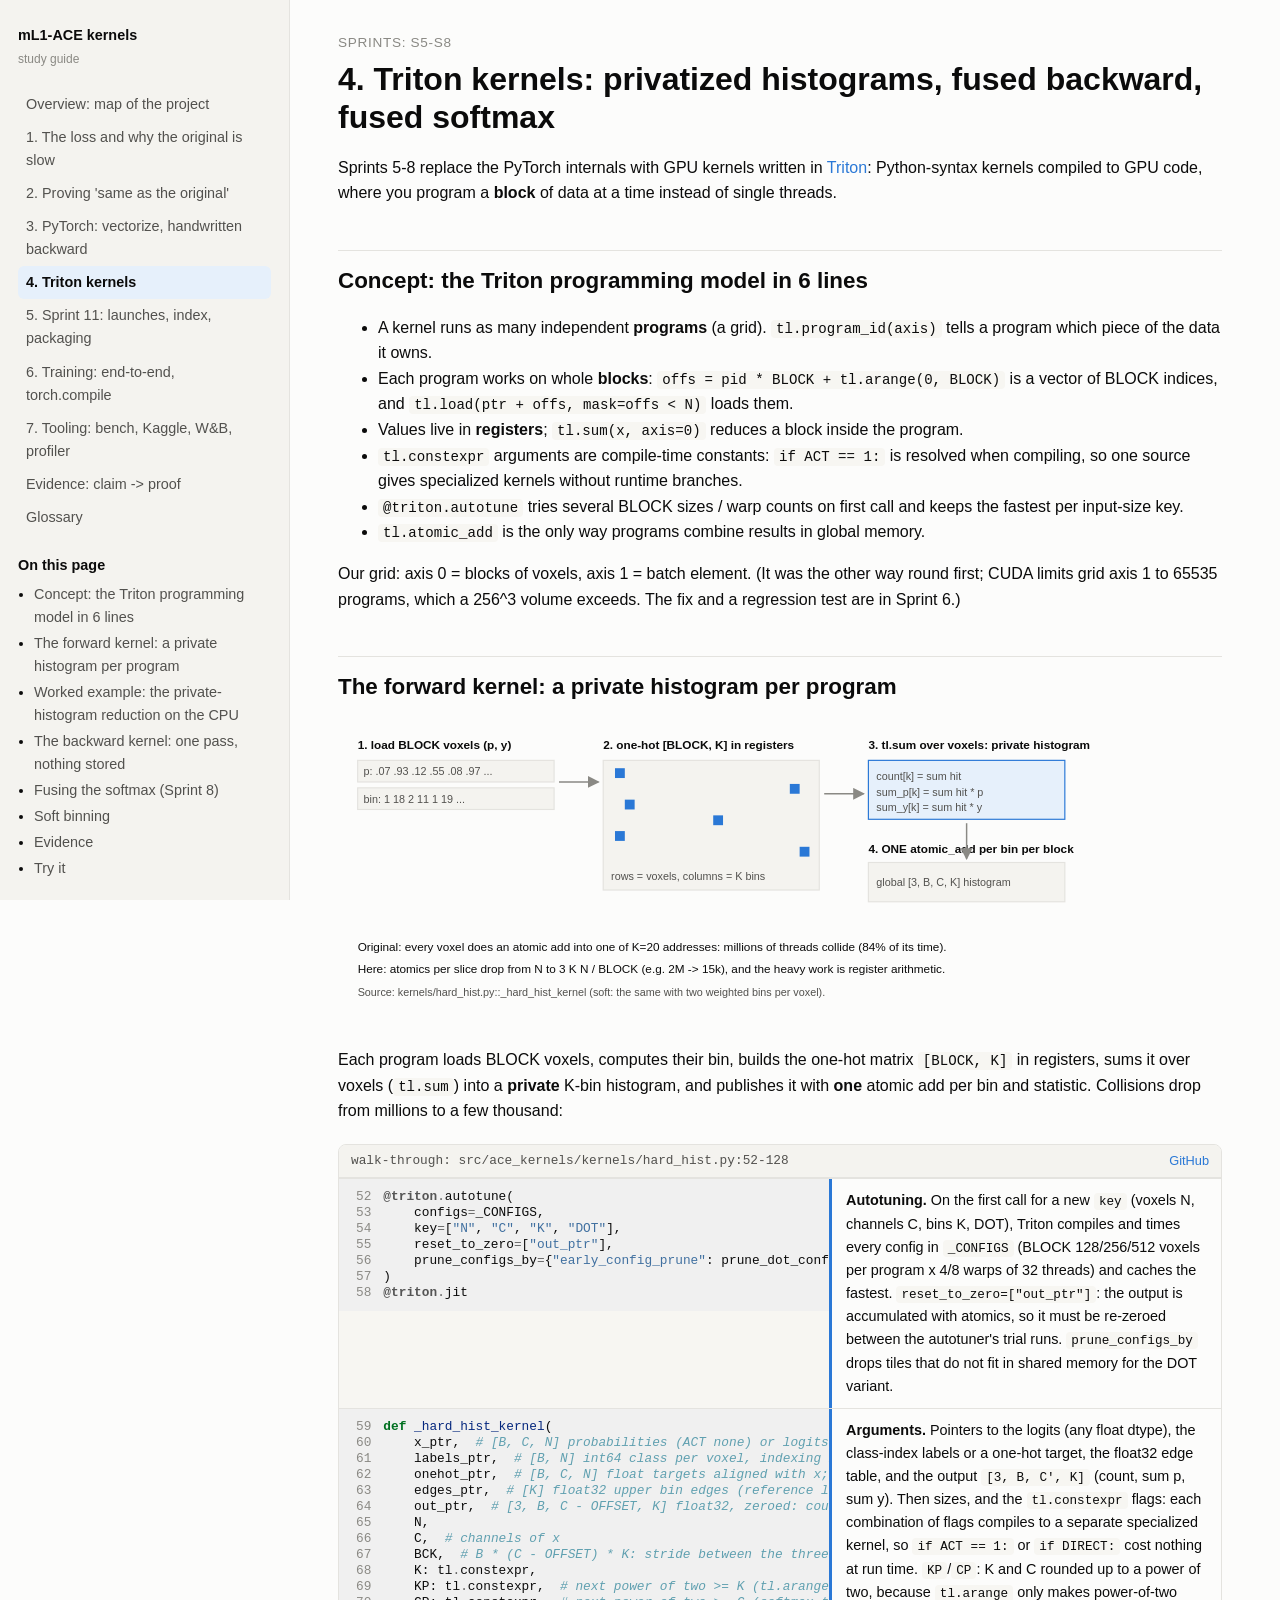
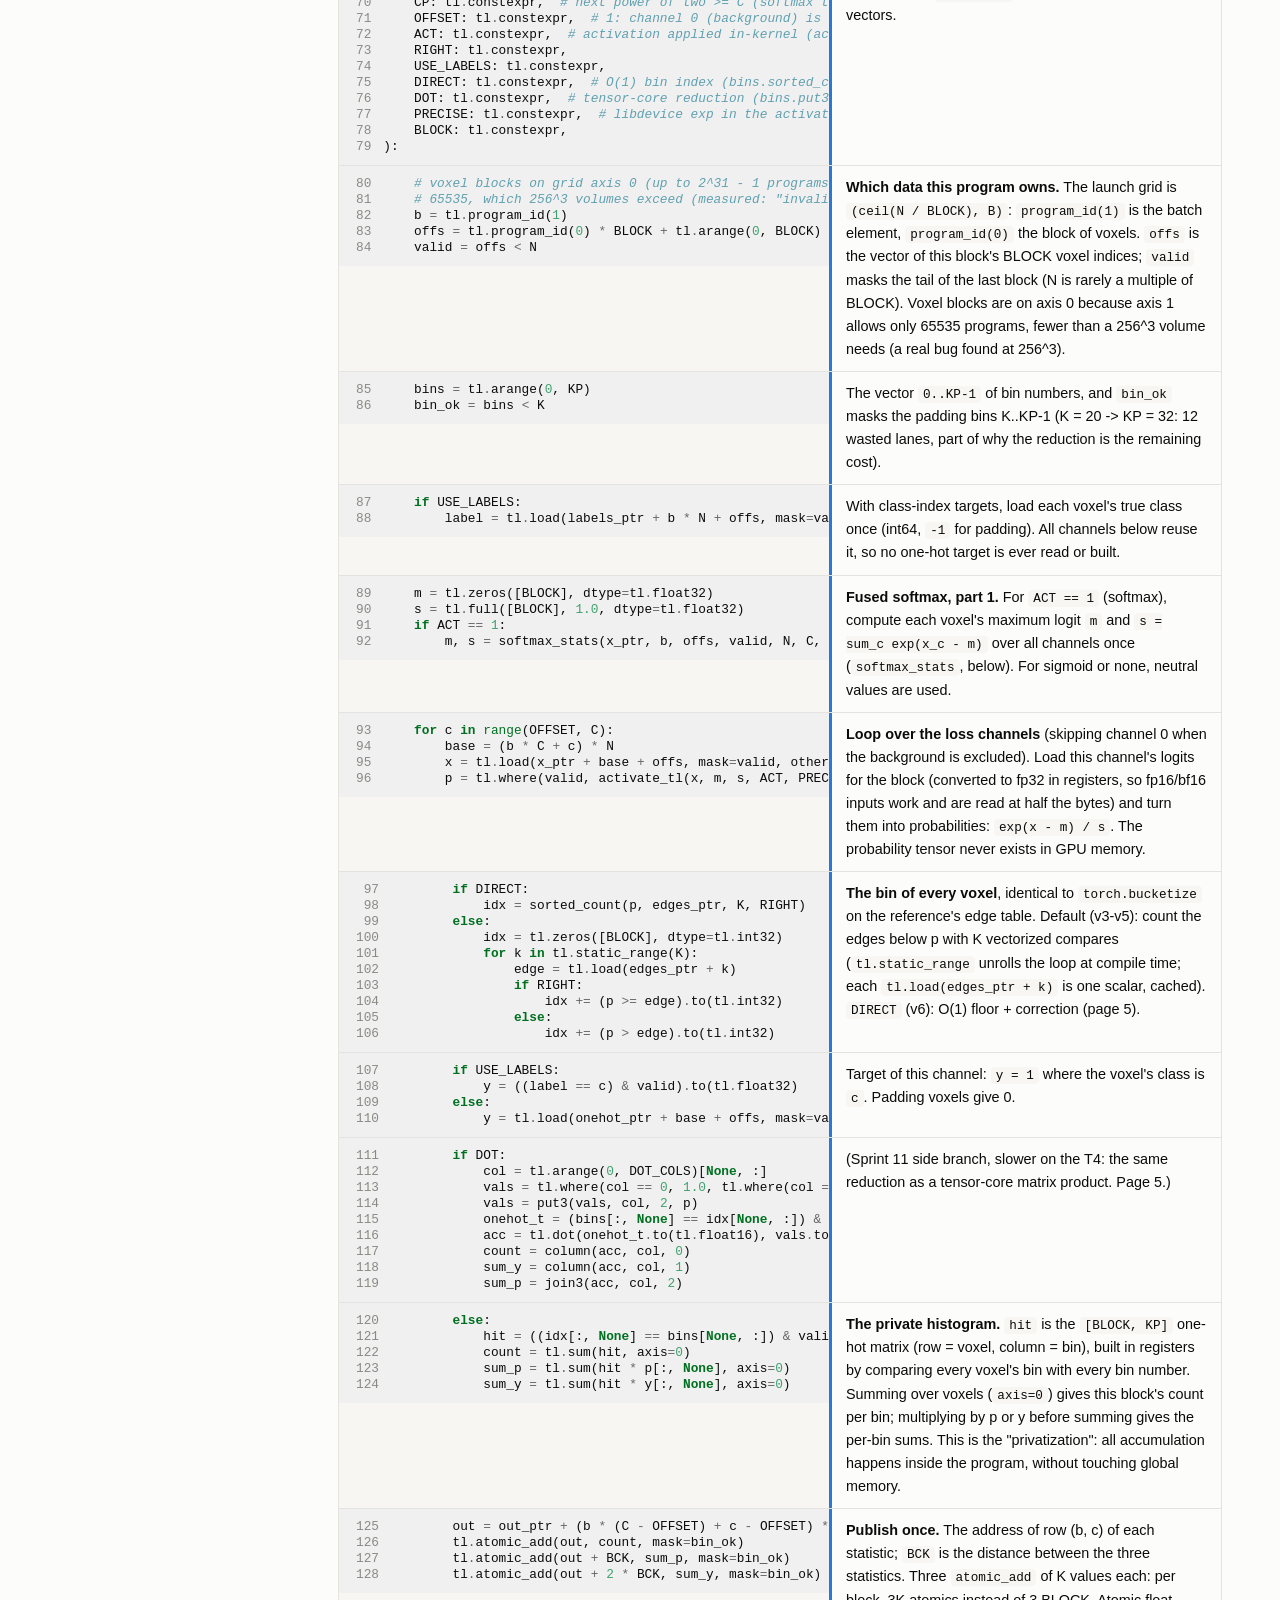
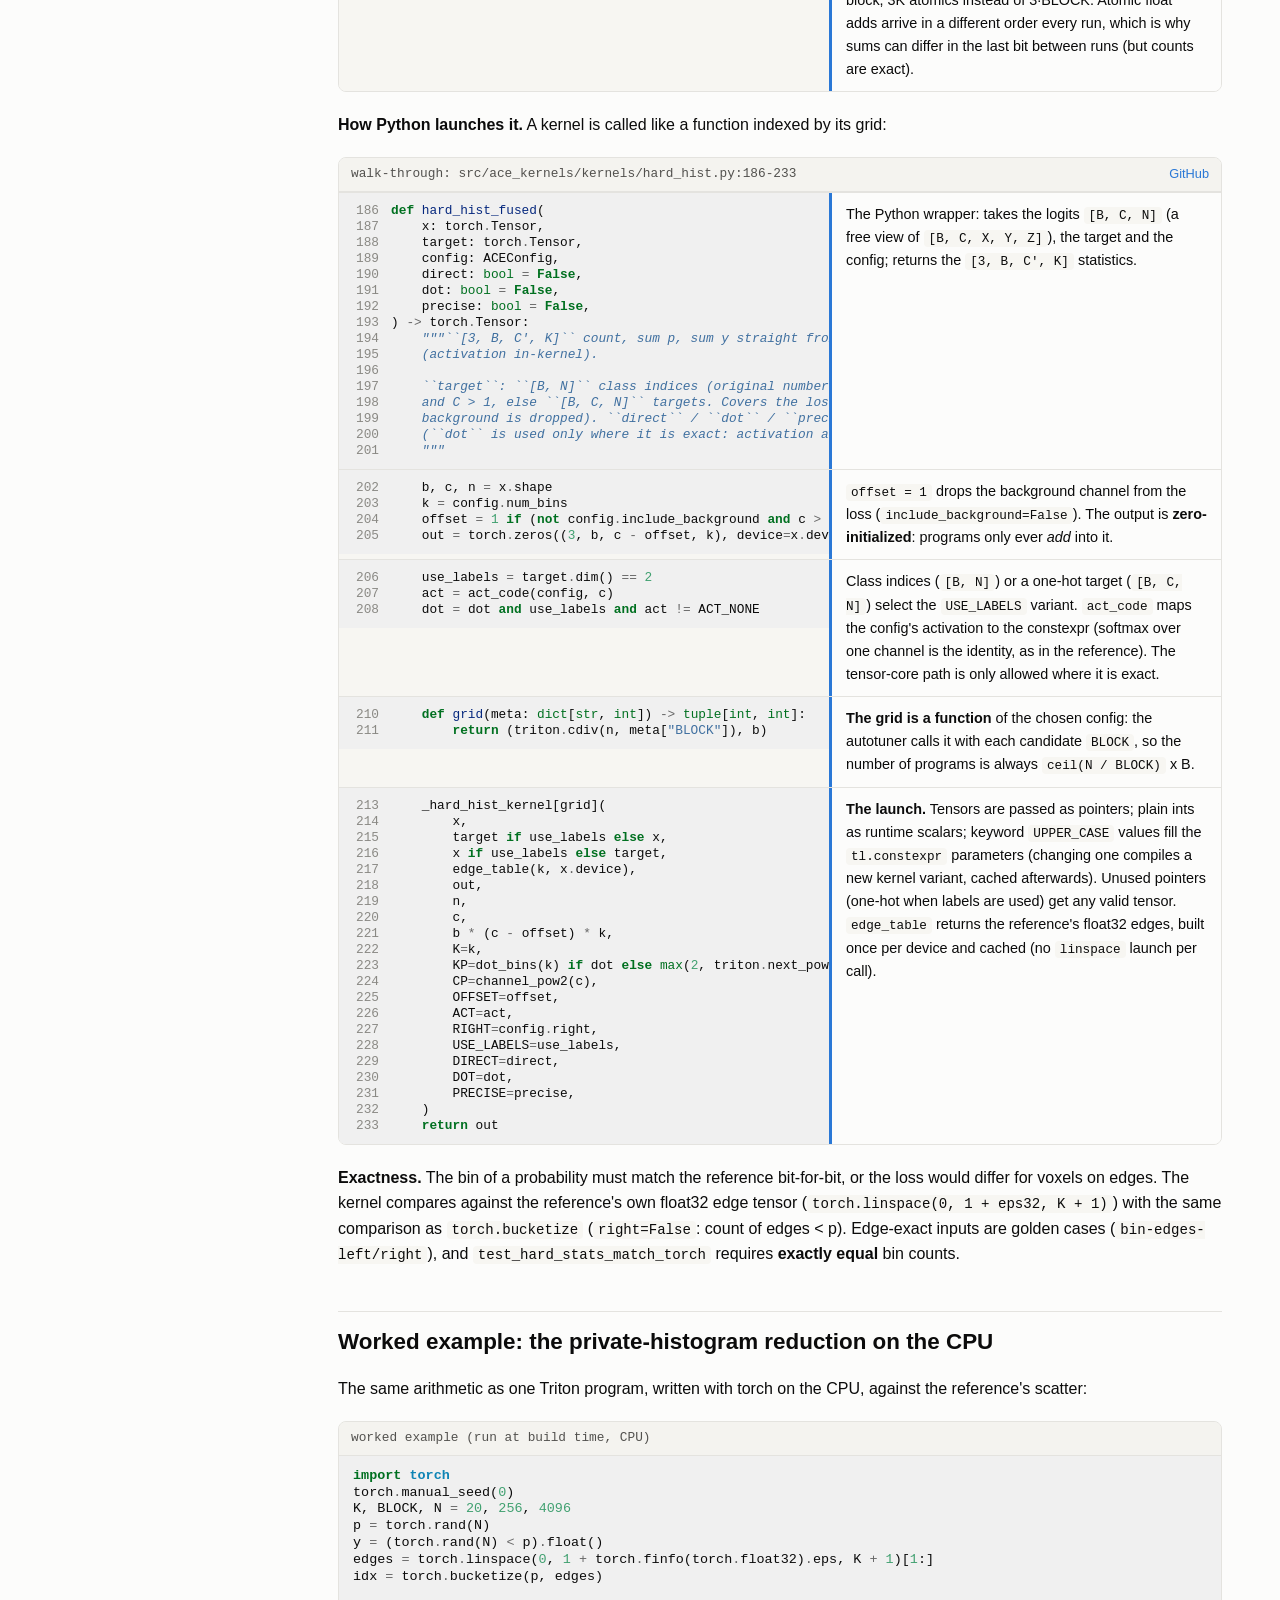
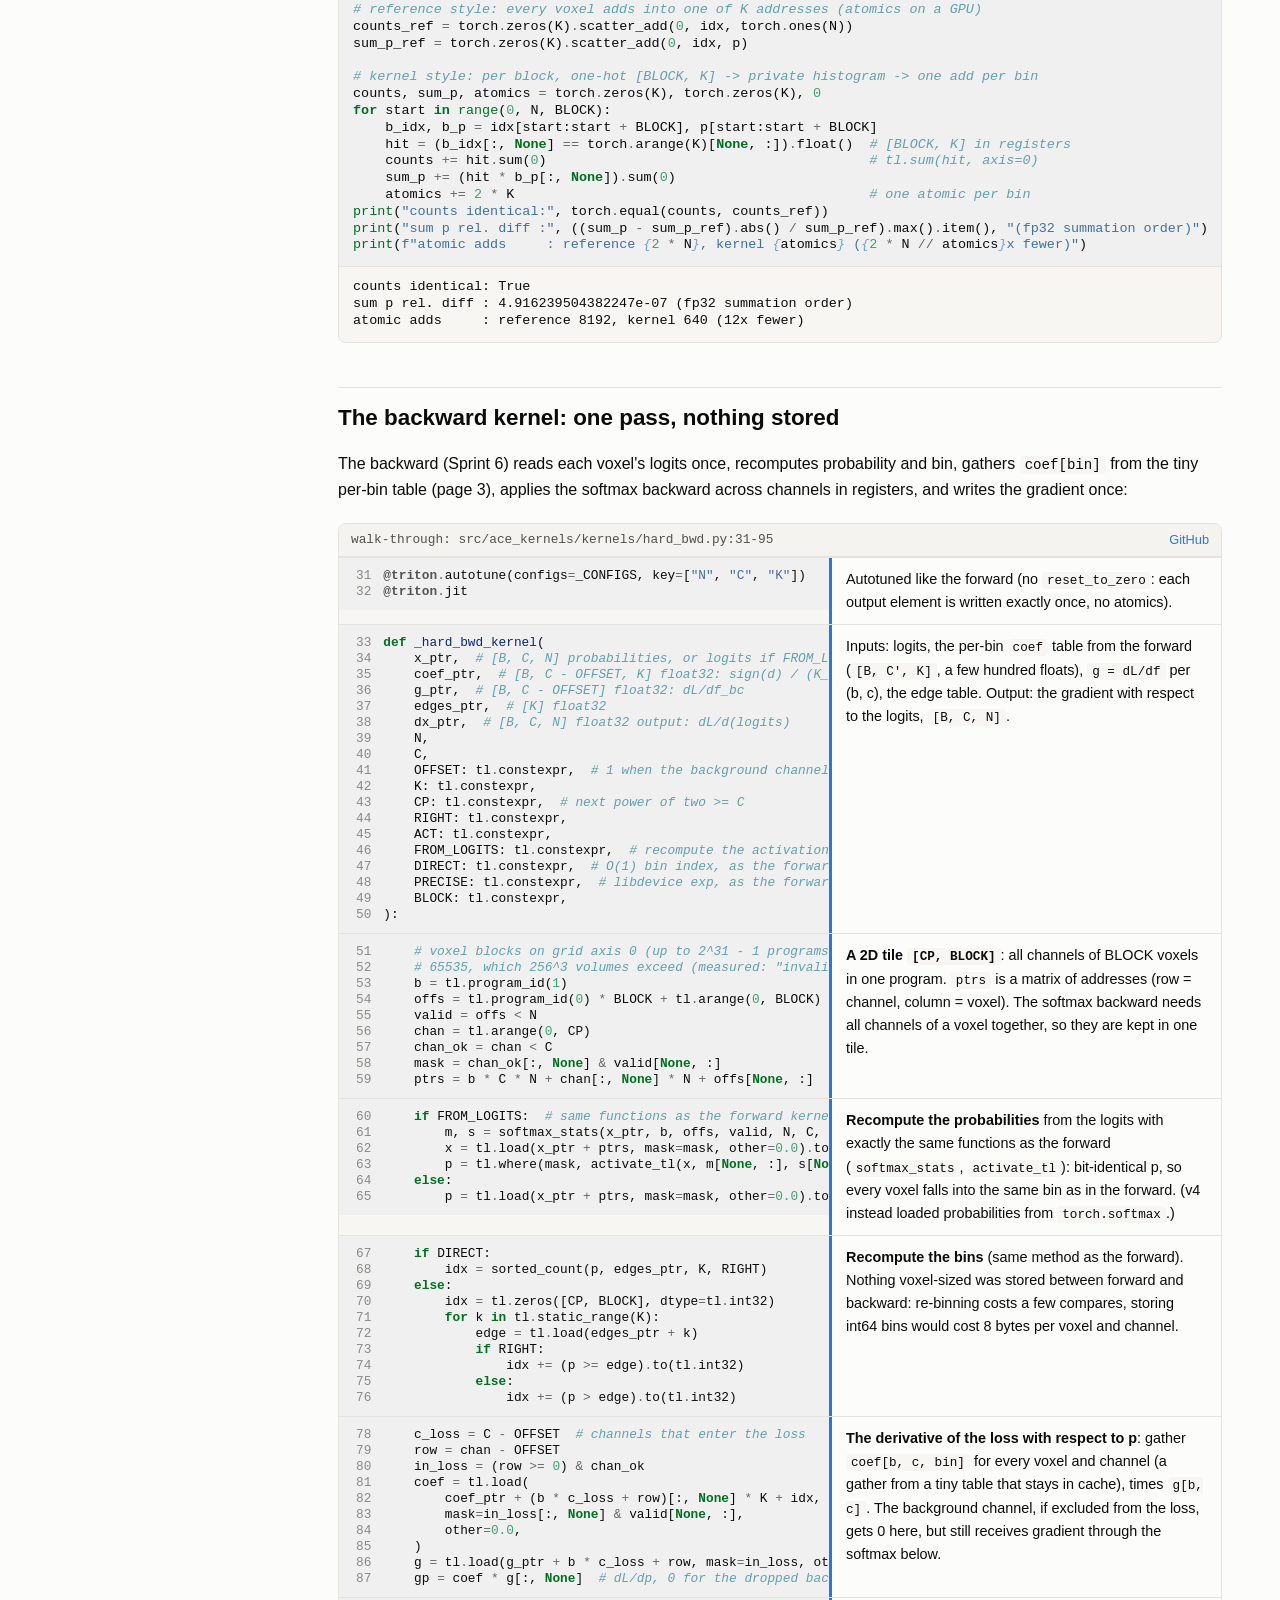
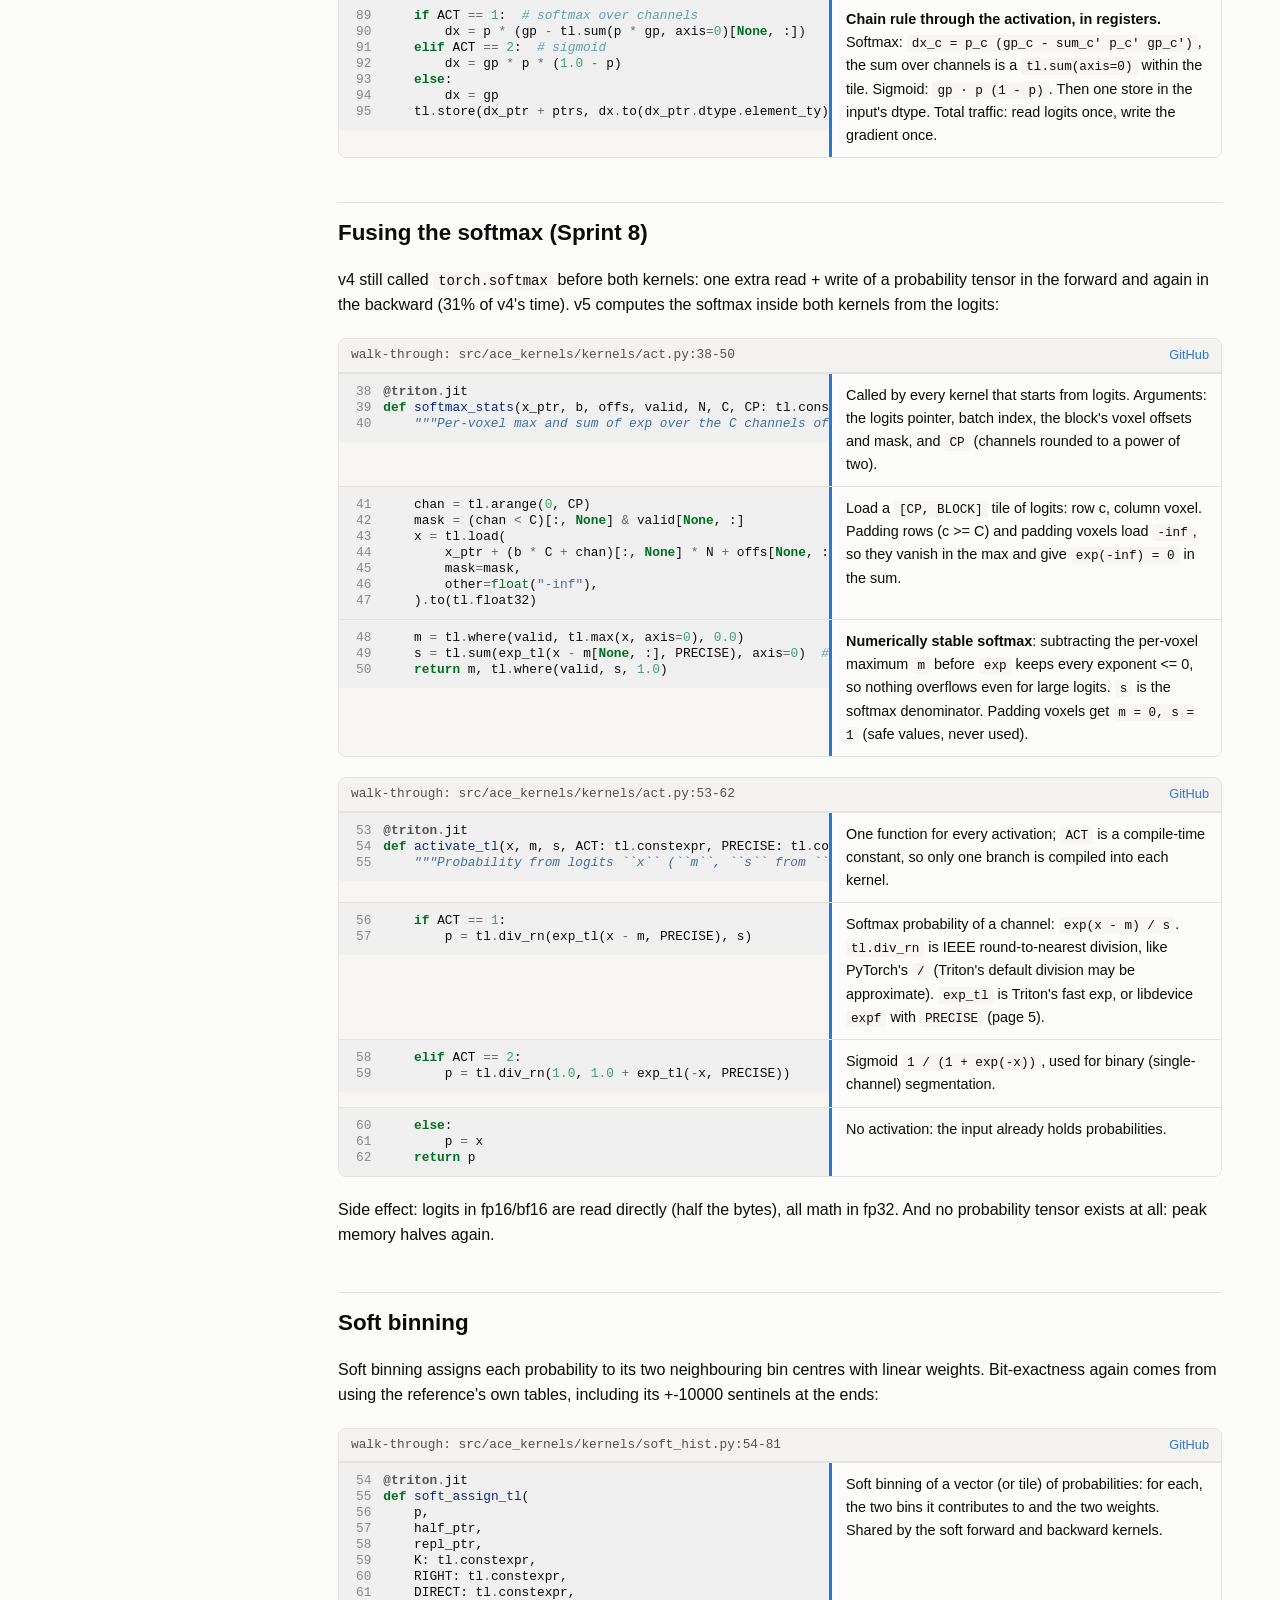
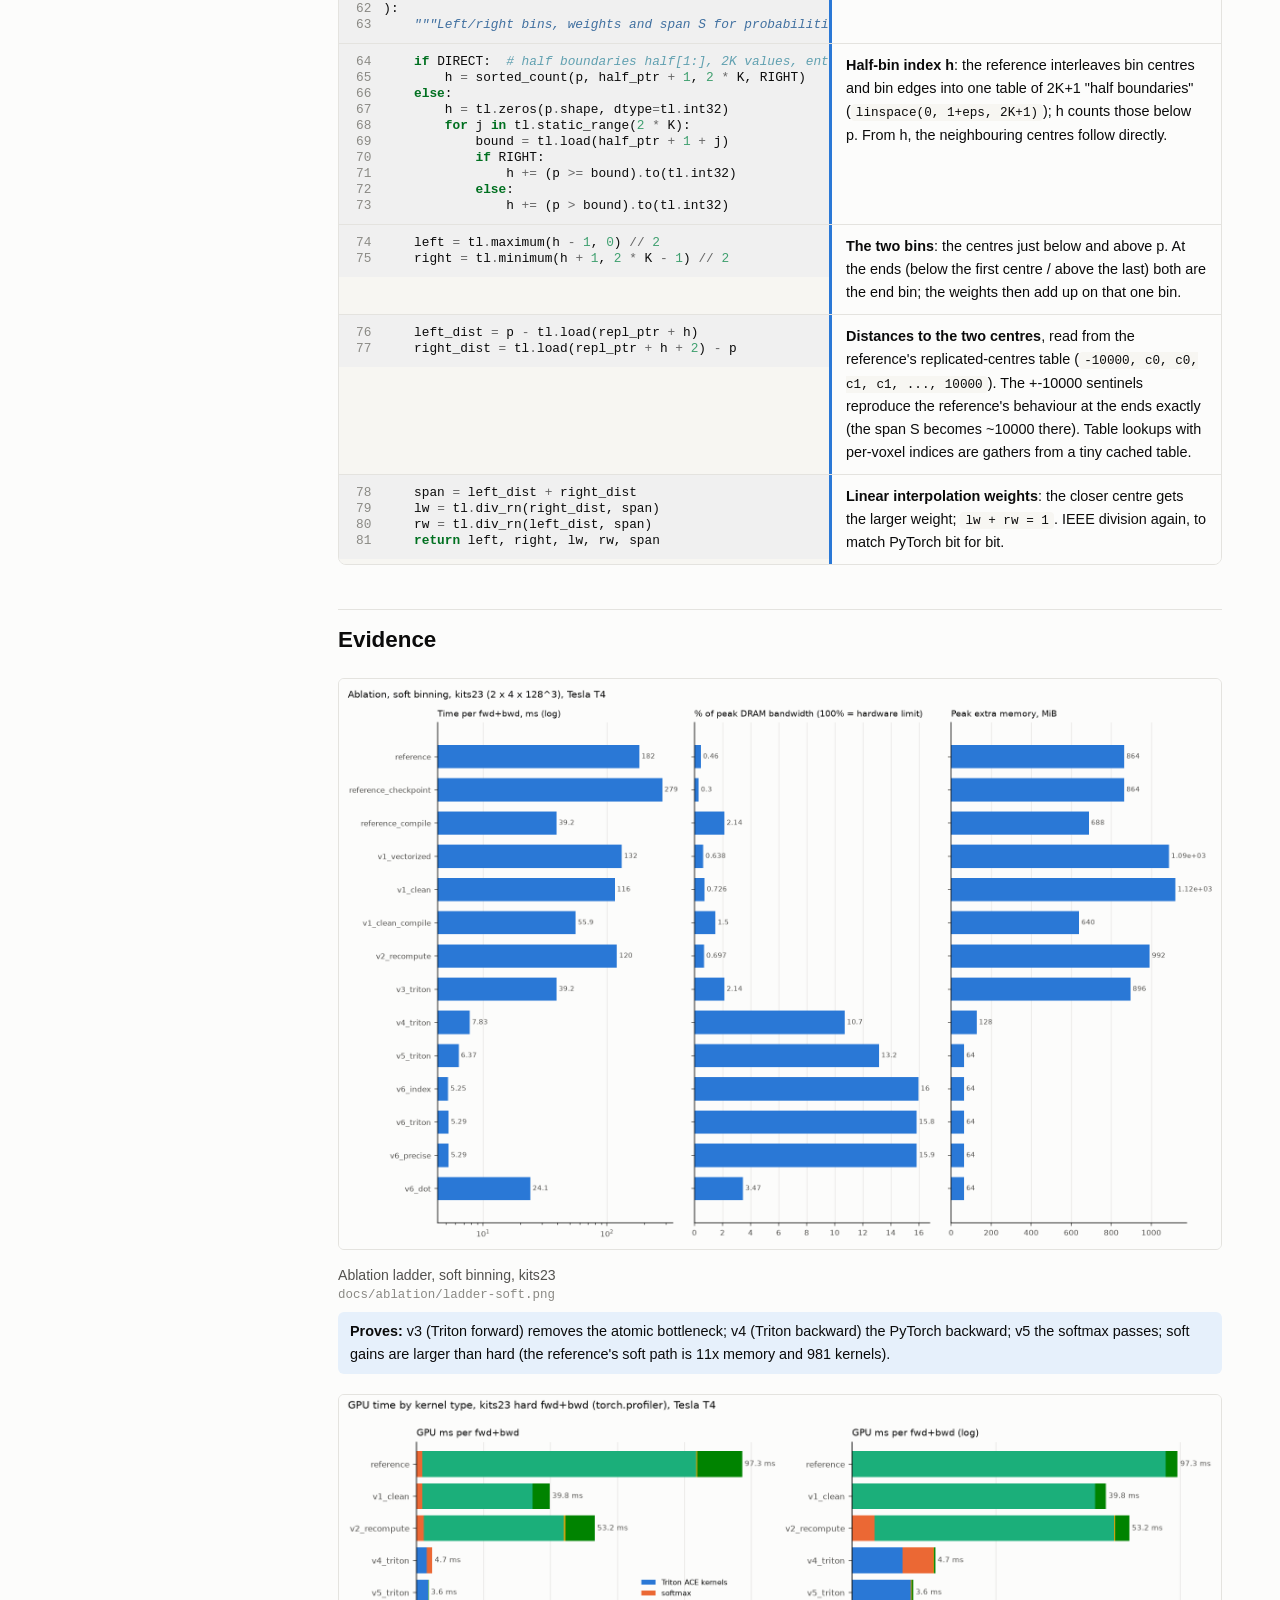
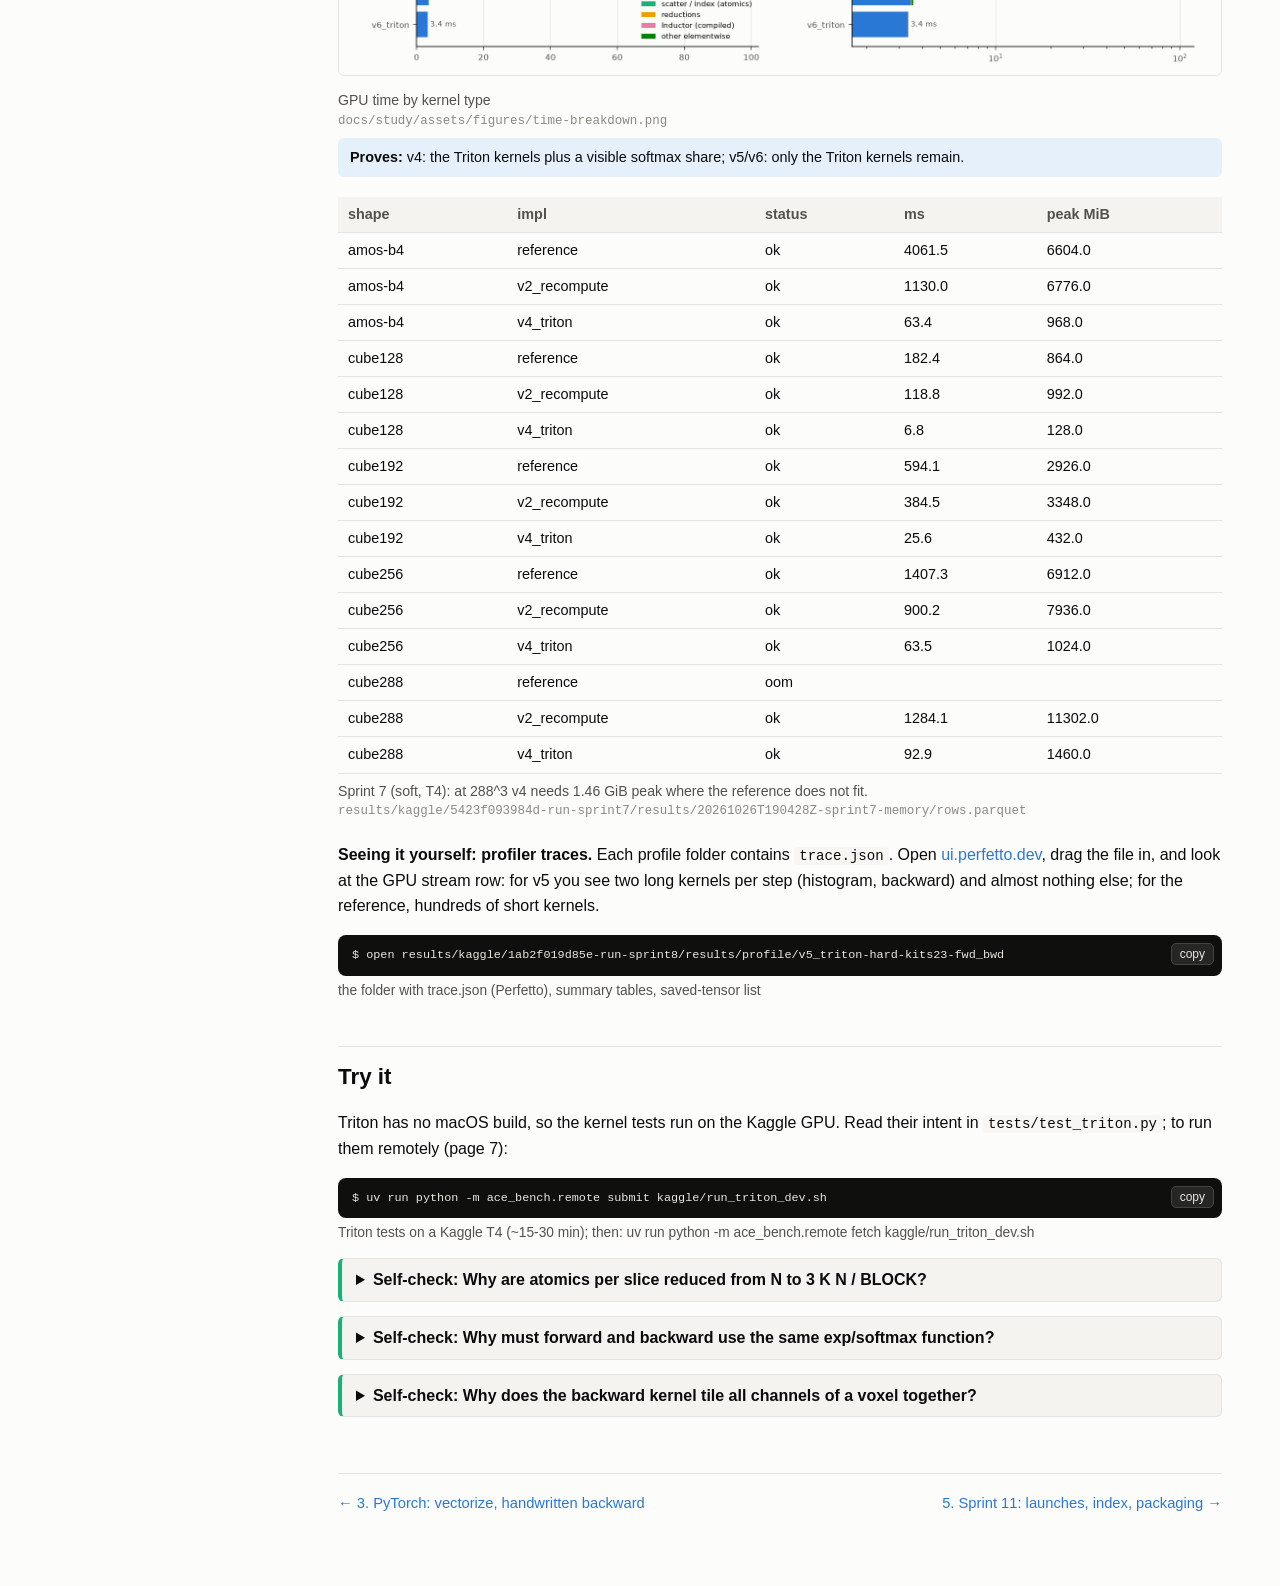
<file: docs/study/04-triton.html>
<!doctype html>
<html lang="en"><head><meta charset="utf-8">
<meta name="viewport" content="width=device-width, initial-scale=1">
<title>4. Triton kernels | ACE kernels study</title>
<link rel="stylesheet" href="assets/style.css">
<link rel="stylesheet" href="assets/pygments.css">
</head><body>
<aside class="side"><a class="brand" href="index.html">mL1-ACE kernels<br>
<small>study guide</small></a><ol class="pages"><li class=""><a href="index.html">Overview: map of the project</a></li><li class=""><a href="01-loss.html">1. The loss and why the original is slow</a></li><li class=""><a href="02-correctness.html">2. Proving &#x27;same as the original&#x27;</a></li><li class=""><a href="03-pytorch.html">3. PyTorch: vectorize, handwritten backward</a></li><li class="current"><a href="04-triton.html">4. Triton kernels</a></li><li class=""><a href="05-sprint11.html">5. Sprint 11: launches, index, packaging</a></li><li class=""><a href="06-training.html">6. Training: end-to-end, torch.compile</a></li><li class=""><a href="07-tooling.html">7. Tooling: bench, Kaggle, W&amp;B, profiler</a></li><li class=""><a href="evidence.html">Evidence: claim -&gt; proof</a></li><li class=""><a href="glossary.html">Glossary</a></li></ol>
<div class="toc"><b>On this page</b><ul><li><a href="#concept-the-triton-programming-model-in-6-lines">Concept: the Triton programming model in 6 lines</a></li><li><a href="#the-forward-kernel-a-private-histogram-per-program">The forward kernel: a private histogram per program</a></li><li><a href="#worked-example-the-private-histogram-reduction-on-the-cpu">Worked example: the private-histogram reduction on the CPU</a></li><li><a href="#the-backward-kernel-one-pass-nothing-stored">The backward kernel: one pass, nothing stored</a></li><li><a href="#fusing-the-softmax-sprint-8">Fusing the softmax (Sprint 8)</a></li><li><a href="#soft-binning">Soft binning</a></li><li><a href="#evidence">Evidence</a></li><li><a href="#try-it">Try it</a></li></ul></div>
<p class="meta">commit 96c4d7416d</p></aside>
<main><p class="sprints">Sprints: S5-S8</p><h1 id="4-triton-kernels-privatized-histograms-fused-backward-fused-softmax">4. Triton kernels: privatized histograms, fused backward, fused softmax</h1>
<p>Sprints 5-8 replace the PyTorch internals with GPU kernels written in
<a href="https://triton-lang.org">Triton</a>: Python-syntax kernels compiled to GPU code, where
you program a <strong>block</strong> of data at a time instead of single threads.</p>
<h2 id="concept-the-triton-programming-model-in-6-lines">Concept: the Triton programming model in 6 lines</h2>
<ul>
<li>A kernel runs as many independent <strong>programs</strong> (a grid). <code>tl.program_id(axis)</code> tells
  a program which piece of the data it owns.</li>
<li>Each program works on whole <strong>blocks</strong>: <code>offs = pid * BLOCK + tl.arange(0, BLOCK)</code>
  is a vector of BLOCK indices, and <code>tl.load(ptr + offs, mask=offs &lt; N)</code> loads them.</li>
<li>Values live in <strong>registers</strong>; <code>tl.sum(x, axis=0)</code> reduces a block inside the program.</li>
<li><code>tl.constexpr</code> arguments are compile-time constants: <code>if ACT == 1:</code> is resolved when
  compiling, so one source gives specialized kernels without runtime branches.</li>
<li><code>@triton.autotune</code> tries several BLOCK sizes / warp counts on first call and keeps
  the fastest per input-size key.</li>
<li><code>tl.atomic_add</code> is the only way programs combine results in global memory.</li>
</ul>
<p>Our grid: axis 0 = blocks of voxels, axis 1 = batch element. (It was the other way
round first; CUDA limits grid axis 1 to 65535 programs, which a 256^3 volume exceeds.
The fix and a regression test are in Sprint 6.)</p>
<h2 id="the-forward-kernel-a-private-histogram-per-program">The forward kernel: a private histogram per program</h2>
<figure class="diagram"><svg viewBox="0 0 900 300" xmlns="http://www.w3.org/2000/svg" font-family="-apple-system, Segoe UI, sans-serif" font-size="12" role="img" aria-label="One Triton program reduces a block of voxels into a private histogram">
<style>
.b{fill:var(--surface);stroke:var(--line);stroke-width:1.2}.k{fill:var(--accent-soft);stroke:var(--accent);stroke-width:1.2}
.on{fill:var(--accent)}.t{fill:var(--ink)}.s{fill:var(--ink-2);font-size:11px}.h{fill:var(--ink);font-weight:700}
.a{stroke:var(--muted);stroke-width:1.5;fill:none;marker-end:url(#ar2)}
</style>
<defs><marker id="ar2" markerWidth="8" markerHeight="8" refX="7" refY="4" orient="auto"><path d="M0,0 L8,4 L0,8 z" fill="var(--muted)"/></marker></defs>
<text class="h" x="20" y="24">1. load BLOCK voxels (p, y)</text>
<g transform="translate(20,36)"><rect class="b" x="0" y="0" width="200" height="22"/><text class="s" x="6" y="15">p: .07 .93 .12 .55 .08 .97 ...</text>
<rect class="b" x="0" y="28" width="200" height="22"/><text class="s" x="6" y="43">bin: 1  18  2  11  1  19 ...</text></g>
<text class="h" x="270" y="24">2. one-hot [BLOCK, K] in registers</text>
<g transform="translate(270,36)">
<rect class="b" x="0" y="0" width="220" height="132"/>
<g>
<rect class="on" x="12" y="8" width="10" height="10"/><rect class="on" x="190" y="24" width="10" height="10"/><rect class="on" x="22" y="40" width="10" height="10"/><rect class="on" x="112" y="56" width="10" height="10"/><rect class="on" x="12" y="72" width="10" height="10"/><rect class="on" x="200" y="88" width="10" height="10"/>
</g><text class="s" x="8" y="122">rows = voxels, columns = K bins</text></g>
<text class="h" x="540" y="24">3. tl.sum over voxels: private histogram</text>
<g transform="translate(540,36)"><rect class="k" x="0" y="0" width="200" height="60"/><text class="s" x="8" y="20">count[k]  = sum hit</text><text class="s" x="8" y="36">sum_p[k] = sum hit * p</text><text class="s" x="8" y="52">sum_y[k] = sum hit * y</text></g>
<text class="h" x="540" y="130">4. ONE atomic_add per bin per block</text>
<g transform="translate(540,140)"><rect class="b" x="0" y="0" width="200" height="40"/><text class="s" x="8" y="24">global [3, B, C, K] histogram</text></g>
<path class="a" d="M225,58 H265"/><path class="a" d="M495,70 H535"/><path class="a" d="M640,100 V136"/>
<text class="t" x="20" y="230">Original: every voxel does an atomic add into one of K=20 addresses: millions of threads collide (84% of its time).</text>
<text class="t" x="20" y="252">Here: atomics per slice drop from N to 3 K N / BLOCK (e.g. 2M -> 15k), and the heavy work is register arithmetic.</text>
<text class="s" x="20" y="276">Source: kernels/hard_hist.py::_hard_hist_kernel (soft: the same with two weighted bins per voxel).</text>
</svg>
</figure>
<p>Each program loads BLOCK voxels, computes their bin, builds the one-hot matrix
<code>[BLOCK, K]</code> in registers, sums it over voxels (<code>tl.sum</code>) into a <strong>private</strong> K-bin
histogram, and publishes it with <strong>one</strong> atomic add per bin and statistic. Collisions
drop from millions to a few thousand:</p>
<figure class="walk"><div class="code-head"><span class="path">walk-through: src/ace_kernels/kernels/hard_hist.py:52-128</span><a href="https://github.com/kapitan05/ace-kernels/blob/96c4d7416d319bfbb3de6fac816f1df55f6fcc1a/src/ace_kernels/kernels/hard_hist.py#L52-L128" target="_blank" rel="noopener">GitHub</a></div><div class="step"><div class="step-code"><div class="highlight"><pre><span></span><span class="linenos">52</span><span class="nd">@triton</span><span class="o">.</span><span class="n">autotune</span><span class="p">(</span>
<span class="linenos">53</span>    <span class="n">configs</span><span class="o">=</span><span class="n">_CONFIGS</span><span class="p">,</span>
<span class="linenos">54</span>    <span class="n">key</span><span class="o">=</span><span class="p">[</span><span class="s2">"N"</span><span class="p">,</span> <span class="s2">"C"</span><span class="p">,</span> <span class="s2">"K"</span><span class="p">,</span> <span class="s2">"DOT"</span><span class="p">],</span>
<span class="linenos">55</span>    <span class="n">reset_to_zero</span><span class="o">=</span><span class="p">[</span><span class="s2">"out_ptr"</span><span class="p">],</span>
<span class="linenos">56</span>    <span class="n">prune_configs_by</span><span class="o">=</span><span class="p">{</span><span class="s2">"early_config_prune"</span><span class="p">:</span> <span class="n">prune_dot_configs</span><span class="p">},</span>
<span class="linenos">57</span><span class="p">)</span>
<span class="linenos">58</span><span class="nd">@triton</span><span class="o">.</span><span class="n">jit</span>
</pre></div>
</div><div class="step-note"><p><strong>Autotuning.</strong> On the first call for a new <code>key</code> (voxels N, channels C, bins K, DOT), Triton compiles and times every config in <code>_CONFIGS</code> (BLOCK 128/256/512 voxels per program x 4/8 warps of 32 threads) and caches the fastest. <code>reset_to_zero=["out_ptr"]</code>: the output is accumulated with atomics, so it must be re-zeroed between the autotuner's trial runs. <code>prune_configs_by</code> drops tiles that do not fit in shared memory for the DOT variant.</p></div></div><div class="step"><div class="step-code"><div class="highlight"><pre><span></span><span class="linenos">59</span><span class="k">def</span><span class="w"> </span><span class="nf">_hard_hist_kernel</span><span class="p">(</span>
<span class="linenos">60</span>    <span class="n">x_ptr</span><span class="p">,</span>  <span class="c1"># [B, C, N] probabilities (ACT none) or logits, any float dtype</span>
<span class="linenos">61</span>    <span class="n">labels_ptr</span><span class="p">,</span>  <span class="c1"># [B, N] int64 class per voxel, indexing x's channels; -1: none</span>
<span class="linenos">62</span>    <span class="n">onehot_ptr</span><span class="p">,</span>  <span class="c1"># [B, C, N] float targets aligned with x; if not USE_LABELS</span>
<span class="linenos">63</span>    <span class="n">edges_ptr</span><span class="p">,</span>  <span class="c1"># [K] float32 upper bin edges (reference linspace)</span>
<span class="linenos">64</span>    <span class="n">out_ptr</span><span class="p">,</span>  <span class="c1"># [3, B, C - OFFSET, K] float32, zeroed: count, sum p, sum y</span>
<span class="linenos">65</span>    <span class="n">N</span><span class="p">,</span>
<span class="linenos">66</span>    <span class="n">C</span><span class="p">,</span>  <span class="c1"># channels of x</span>
<span class="linenos">67</span>    <span class="n">BCK</span><span class="p">,</span>  <span class="c1"># B * (C - OFFSET) * K: stride between the three statistics</span>
<span class="linenos">68</span>    <span class="n">K</span><span class="p">:</span> <span class="n">tl</span><span class="o">.</span><span class="n">constexpr</span><span class="p">,</span>
<span class="linenos">69</span>    <span class="n">KP</span><span class="p">:</span> <span class="n">tl</span><span class="o">.</span><span class="n">constexpr</span><span class="p">,</span>  <span class="c1"># next power of two &gt;= K (tl.arange needs a power of 2)</span>
<span class="linenos">70</span>    <span class="n">CP</span><span class="p">:</span> <span class="n">tl</span><span class="o">.</span><span class="n">constexpr</span><span class="p">,</span>  <span class="c1"># next power of two &gt;= C (softmax tile)</span>
<span class="linenos">71</span>    <span class="n">OFFSET</span><span class="p">:</span> <span class="n">tl</span><span class="o">.</span><span class="n">constexpr</span><span class="p">,</span>  <span class="c1"># 1: channel 0 (background) is not in the loss</span>
<span class="linenos">72</span>    <span class="n">ACT</span><span class="p">:</span> <span class="n">tl</span><span class="o">.</span><span class="n">constexpr</span><span class="p">,</span>  <span class="c1"># activation applied in-kernel (act.py)</span>
<span class="linenos">73</span>    <span class="n">RIGHT</span><span class="p">:</span> <span class="n">tl</span><span class="o">.</span><span class="n">constexpr</span><span class="p">,</span>
<span class="linenos">74</span>    <span class="n">USE_LABELS</span><span class="p">:</span> <span class="n">tl</span><span class="o">.</span><span class="n">constexpr</span><span class="p">,</span>
<span class="linenos">75</span>    <span class="n">DIRECT</span><span class="p">:</span> <span class="n">tl</span><span class="o">.</span><span class="n">constexpr</span><span class="p">,</span>  <span class="c1"># O(1) bin index (bins.sorted_count)</span>
<span class="linenos">76</span>    <span class="n">DOT</span><span class="p">:</span> <span class="n">tl</span><span class="o">.</span><span class="n">constexpr</span><span class="p">,</span>  <span class="c1"># tensor-core reduction (bins.put3 / join3)</span>
<span class="linenos">77</span>    <span class="n">PRECISE</span><span class="p">:</span> <span class="n">tl</span><span class="o">.</span><span class="n">constexpr</span><span class="p">,</span>  <span class="c1"># libdevice exp in the activation</span>
<span class="linenos">78</span>    <span class="n">BLOCK</span><span class="p">:</span> <span class="n">tl</span><span class="o">.</span><span class="n">constexpr</span><span class="p">,</span>
<span class="linenos">79</span><span class="p">):</span>
</pre></div>
</div><div class="step-note"><p><strong>Arguments.</strong> Pointers to the logits (any float dtype), the class-index labels or a one-hot target, the float32 edge table, and the output <code>[3, B, C', K]</code> (count, sum p, sum y). Then sizes, and the <code>tl.constexpr</code> flags: each combination of flags compiles to a separate specialized kernel, so <code>if ACT == 1:</code> or <code>if DIRECT:</code> cost nothing at run time. <code>KP</code>/<code>CP</code>: K and C rounded up to a power of two, because <code>tl.arange</code> only makes power-of-two vectors.</p></div></div><div class="step"><div class="step-code"><div class="highlight"><pre><span></span><span class="linenos">80</span>    <span class="c1"># voxel blocks on grid axis 0 (up to 2^31 - 1 programs); axis 1 is limited to</span>
<span class="linenos">81</span>    <span class="c1"># 65535, which 256^3 volumes exceed (measured: "invalid argument" on a T4)</span>
<span class="linenos">82</span>    <span class="n">b</span> <span class="o">=</span> <span class="n">tl</span><span class="o">.</span><span class="n">program_id</span><span class="p">(</span><span class="mi">1</span><span class="p">)</span>
<span class="linenos">83</span>    <span class="n">offs</span> <span class="o">=</span> <span class="n">tl</span><span class="o">.</span><span class="n">program_id</span><span class="p">(</span><span class="mi">0</span><span class="p">)</span> <span class="o">*</span> <span class="n">BLOCK</span> <span class="o">+</span> <span class="n">tl</span><span class="o">.</span><span class="n">arange</span><span class="p">(</span><span class="mi">0</span><span class="p">,</span> <span class="n">BLOCK</span><span class="p">)</span>
<span class="linenos">84</span>    <span class="n">valid</span> <span class="o">=</span> <span class="n">offs</span> <span class="o">&lt;</span> <span class="n">N</span>
</pre></div>
</div><div class="step-note"><p><strong>Which data this program owns.</strong> The launch grid is <code>(ceil(N / BLOCK), B)</code>: <code>program_id(1)</code> is the batch element, <code>program_id(0)</code> the block of voxels. <code>offs</code> is the vector of this block's BLOCK voxel indices; <code>valid</code> masks the tail of the last block (N is rarely a multiple of BLOCK). Voxel blocks are on axis 0 because axis 1 allows only 65535 programs, fewer than a 256^3 volume needs (a real bug found at 256^3).</p></div></div><div class="step"><div class="step-code"><div class="highlight"><pre><span></span><span class="linenos">85</span>    <span class="n">bins</span> <span class="o">=</span> <span class="n">tl</span><span class="o">.</span><span class="n">arange</span><span class="p">(</span><span class="mi">0</span><span class="p">,</span> <span class="n">KP</span><span class="p">)</span>
<span class="linenos">86</span>    <span class="n">bin_ok</span> <span class="o">=</span> <span class="n">bins</span> <span class="o">&lt;</span> <span class="n">K</span>
</pre></div>
</div><div class="step-note"><p>The vector <code>0..KP-1</code> of bin numbers, and <code>bin_ok</code> masks the padding bins K..KP-1 (K = 20 -&gt; KP = 32: 12 wasted lanes, part of why the reduction is the remaining cost).</p></div></div><div class="step"><div class="step-code"><div class="highlight"><pre><span></span><span class="linenos">87</span>    <span class="k">if</span> <span class="n">USE_LABELS</span><span class="p">:</span>
<span class="linenos">88</span>        <span class="n">label</span> <span class="o">=</span> <span class="n">tl</span><span class="o">.</span><span class="n">load</span><span class="p">(</span><span class="n">labels_ptr</span> <span class="o">+</span> <span class="n">b</span> <span class="o">*</span> <span class="n">N</span> <span class="o">+</span> <span class="n">offs</span><span class="p">,</span> <span class="n">mask</span><span class="o">=</span><span class="n">valid</span><span class="p">,</span> <span class="n">other</span><span class="o">=-</span><span class="mi">1</span><span class="p">)</span>
</pre></div>
</div><div class="step-note"><p>With class-index targets, load each voxel's true class once (int64, <code>-1</code> for padding). All channels below reuse it, so no one-hot target is ever read or built.</p></div></div><div class="step"><div class="step-code"><div class="highlight"><pre><span></span><span class="linenos">89</span>    <span class="n">m</span> <span class="o">=</span> <span class="n">tl</span><span class="o">.</span><span class="n">zeros</span><span class="p">([</span><span class="n">BLOCK</span><span class="p">],</span> <span class="n">dtype</span><span class="o">=</span><span class="n">tl</span><span class="o">.</span><span class="n">float32</span><span class="p">)</span>
<span class="linenos">90</span>    <span class="n">s</span> <span class="o">=</span> <span class="n">tl</span><span class="o">.</span><span class="n">full</span><span class="p">([</span><span class="n">BLOCK</span><span class="p">],</span> <span class="mf">1.0</span><span class="p">,</span> <span class="n">dtype</span><span class="o">=</span><span class="n">tl</span><span class="o">.</span><span class="n">float32</span><span class="p">)</span>
<span class="linenos">91</span>    <span class="k">if</span> <span class="n">ACT</span> <span class="o">==</span> <span class="mi">1</span><span class="p">:</span>
<span class="linenos">92</span>        <span class="n">m</span><span class="p">,</span> <span class="n">s</span> <span class="o">=</span> <span class="n">softmax_stats</span><span class="p">(</span><span class="n">x_ptr</span><span class="p">,</span> <span class="n">b</span><span class="p">,</span> <span class="n">offs</span><span class="p">,</span> <span class="n">valid</span><span class="p">,</span> <span class="n">N</span><span class="p">,</span> <span class="n">C</span><span class="p">,</span> <span class="n">CP</span><span class="p">,</span> <span class="n">PRECISE</span><span class="p">)</span>
</pre></div>
</div><div class="step-note"><p><strong>Fused softmax, part 1.</strong> For <code>ACT == 1</code> (softmax), compute each voxel's maximum logit <code>m</code> and <code>s = sum_c exp(x_c - m)</code> over all channels once (<code>softmax_stats</code>, below). For sigmoid or none, neutral values are used.</p></div></div><div class="step"><div class="step-code"><div class="highlight"><pre><span></span><span class="linenos">93</span>    <span class="k">for</span> <span class="n">c</span> <span class="ow">in</span> <span class="nb">range</span><span class="p">(</span><span class="n">OFFSET</span><span class="p">,</span> <span class="n">C</span><span class="p">):</span>
<span class="linenos">94</span>        <span class="n">base</span> <span class="o">=</span> <span class="p">(</span><span class="n">b</span> <span class="o">*</span> <span class="n">C</span> <span class="o">+</span> <span class="n">c</span><span class="p">)</span> <span class="o">*</span> <span class="n">N</span>
<span class="linenos">95</span>        <span class="n">x</span> <span class="o">=</span> <span class="n">tl</span><span class="o">.</span><span class="n">load</span><span class="p">(</span><span class="n">x_ptr</span> <span class="o">+</span> <span class="n">base</span> <span class="o">+</span> <span class="n">offs</span><span class="p">,</span> <span class="n">mask</span><span class="o">=</span><span class="n">valid</span><span class="p">,</span> <span class="n">other</span><span class="o">=</span><span class="mf">0.0</span><span class="p">)</span><span class="o">.</span><span class="n">to</span><span class="p">(</span><span class="n">tl</span><span class="o">.</span><span class="n">float32</span><span class="p">)</span>
<span class="linenos">96</span>        <span class="n">p</span> <span class="o">=</span> <span class="n">tl</span><span class="o">.</span><span class="n">where</span><span class="p">(</span><span class="n">valid</span><span class="p">,</span> <span class="n">activate_tl</span><span class="p">(</span><span class="n">x</span><span class="p">,</span> <span class="n">m</span><span class="p">,</span> <span class="n">s</span><span class="p">,</span> <span class="n">ACT</span><span class="p">,</span> <span class="n">PRECISE</span><span class="p">),</span> <span class="mf">0.0</span><span class="p">)</span>
</pre></div>
</div><div class="step-note"><p><strong>Loop over the loss channels</strong> (skipping channel 0 when the background is excluded). Load this channel's logits for the block (converted to fp32 in registers, so fp16/bf16 inputs work and are read at half the bytes) and turn them into probabilities: <code>exp(x - m) / s</code>. The probability tensor never exists in GPU memory.</p></div></div><div class="step"><div class="step-code"><div class="highlight"><pre><span></span><span class="linenos"> 97</span>        <span class="k">if</span> <span class="n">DIRECT</span><span class="p">:</span>
<span class="linenos"> 98</span>            <span class="n">idx</span> <span class="o">=</span> <span class="n">sorted_count</span><span class="p">(</span><span class="n">p</span><span class="p">,</span> <span class="n">edges_ptr</span><span class="p">,</span> <span class="n">K</span><span class="p">,</span> <span class="n">RIGHT</span><span class="p">)</span>
<span class="linenos"> 99</span>        <span class="k">else</span><span class="p">:</span>
<span class="linenos">100</span>            <span class="n">idx</span> <span class="o">=</span> <span class="n">tl</span><span class="o">.</span><span class="n">zeros</span><span class="p">([</span><span class="n">BLOCK</span><span class="p">],</span> <span class="n">dtype</span><span class="o">=</span><span class="n">tl</span><span class="o">.</span><span class="n">int32</span><span class="p">)</span>
<span class="linenos">101</span>            <span class="k">for</span> <span class="n">k</span> <span class="ow">in</span> <span class="n">tl</span><span class="o">.</span><span class="n">static_range</span><span class="p">(</span><span class="n">K</span><span class="p">):</span>
<span class="linenos">102</span>                <span class="n">edge</span> <span class="o">=</span> <span class="n">tl</span><span class="o">.</span><span class="n">load</span><span class="p">(</span><span class="n">edges_ptr</span> <span class="o">+</span> <span class="n">k</span><span class="p">)</span>
<span class="linenos">103</span>                <span class="k">if</span> <span class="n">RIGHT</span><span class="p">:</span>
<span class="linenos">104</span>                    <span class="n">idx</span> <span class="o">+=</span> <span class="p">(</span><span class="n">p</span> <span class="o">&gt;=</span> <span class="n">edge</span><span class="p">)</span><span class="o">.</span><span class="n">to</span><span class="p">(</span><span class="n">tl</span><span class="o">.</span><span class="n">int32</span><span class="p">)</span>
<span class="linenos">105</span>                <span class="k">else</span><span class="p">:</span>
<span class="linenos">106</span>                    <span class="n">idx</span> <span class="o">+=</span> <span class="p">(</span><span class="n">p</span> <span class="o">&gt;</span> <span class="n">edge</span><span class="p">)</span><span class="o">.</span><span class="n">to</span><span class="p">(</span><span class="n">tl</span><span class="o">.</span><span class="n">int32</span><span class="p">)</span>
</pre></div>
</div><div class="step-note"><p><strong>The bin of every voxel</strong>, identical to <code>torch.bucketize</code> on the reference's edge table. Default (v3-v5): count the edges below p with K vectorized compares (<code>tl.static_range</code> unrolls the loop at compile time; each <code>tl.load(edges_ptr + k)</code> is one scalar, cached). <code>DIRECT</code> (v6): O(1) floor + correction (page 5).</p></div></div><div class="step"><div class="step-code"><div class="highlight"><pre><span></span><span class="linenos">107</span>        <span class="k">if</span> <span class="n">USE_LABELS</span><span class="p">:</span>
<span class="linenos">108</span>            <span class="n">y</span> <span class="o">=</span> <span class="p">((</span><span class="n">label</span> <span class="o">==</span> <span class="n">c</span><span class="p">)</span> <span class="o">&amp;</span> <span class="n">valid</span><span class="p">)</span><span class="o">.</span><span class="n">to</span><span class="p">(</span><span class="n">tl</span><span class="o">.</span><span class="n">float32</span><span class="p">)</span>
<span class="linenos">109</span>        <span class="k">else</span><span class="p">:</span>
<span class="linenos">110</span>            <span class="n">y</span> <span class="o">=</span> <span class="n">tl</span><span class="o">.</span><span class="n">load</span><span class="p">(</span><span class="n">onehot_ptr</span> <span class="o">+</span> <span class="n">base</span> <span class="o">+</span> <span class="n">offs</span><span class="p">,</span> <span class="n">mask</span><span class="o">=</span><span class="n">valid</span><span class="p">,</span> <span class="n">other</span><span class="o">=</span><span class="mf">0.0</span><span class="p">)</span><span class="o">.</span><span class="n">to</span><span class="p">(</span><span class="n">tl</span><span class="o">.</span><span class="n">float32</span><span class="p">)</span>
</pre></div>
</div><div class="step-note"><p>Target of this channel: <code>y = 1</code> where the voxel's class is <code>c</code>. Padding voxels give 0.</p></div></div><div class="step"><div class="step-code"><div class="highlight"><pre><span></span><span class="linenos">111</span>        <span class="k">if</span> <span class="n">DOT</span><span class="p">:</span>
<span class="linenos">112</span>            <span class="n">col</span> <span class="o">=</span> <span class="n">tl</span><span class="o">.</span><span class="n">arange</span><span class="p">(</span><span class="mi">0</span><span class="p">,</span> <span class="n">DOT_COLS</span><span class="p">)[</span><span class="kc">None</span><span class="p">,</span> <span class="p">:]</span>
<span class="linenos">113</span>            <span class="n">vals</span> <span class="o">=</span> <span class="n">tl</span><span class="o">.</span><span class="n">where</span><span class="p">(</span><span class="n">col</span> <span class="o">==</span> <span class="mi">0</span><span class="p">,</span> <span class="mf">1.0</span><span class="p">,</span> <span class="n">tl</span><span class="o">.</span><span class="n">where</span><span class="p">(</span><span class="n">col</span> <span class="o">==</span> <span class="mi">1</span><span class="p">,</span> <span class="n">y</span><span class="p">[:,</span> <span class="kc">None</span><span class="p">],</span> <span class="mf">0.0</span><span class="p">))</span>
<span class="linenos">114</span>            <span class="n">vals</span> <span class="o">=</span> <span class="n">put3</span><span class="p">(</span><span class="n">vals</span><span class="p">,</span> <span class="n">col</span><span class="p">,</span> <span class="mi">2</span><span class="p">,</span> <span class="n">p</span><span class="p">)</span>
<span class="linenos">115</span>            <span class="n">onehot_t</span> <span class="o">=</span> <span class="p">(</span><span class="n">bins</span><span class="p">[:,</span> <span class="kc">None</span><span class="p">]</span> <span class="o">==</span> <span class="n">idx</span><span class="p">[</span><span class="kc">None</span><span class="p">,</span> <span class="p">:])</span> <span class="o">&amp;</span> <span class="n">valid</span><span class="p">[</span><span class="kc">None</span><span class="p">,</span> <span class="p">:]</span>
<span class="linenos">116</span>            <span class="n">acc</span> <span class="o">=</span> <span class="n">tl</span><span class="o">.</span><span class="n">dot</span><span class="p">(</span><span class="n">onehot_t</span><span class="o">.</span><span class="n">to</span><span class="p">(</span><span class="n">tl</span><span class="o">.</span><span class="n">float16</span><span class="p">),</span> <span class="n">vals</span><span class="o">.</span><span class="n">to</span><span class="p">(</span><span class="n">tl</span><span class="o">.</span><span class="n">float16</span><span class="p">))</span>  <span class="c1"># [KP, 16]</span>
<span class="linenos">117</span>            <span class="n">count</span> <span class="o">=</span> <span class="n">column</span><span class="p">(</span><span class="n">acc</span><span class="p">,</span> <span class="n">col</span><span class="p">,</span> <span class="mi">0</span><span class="p">)</span>
<span class="linenos">118</span>            <span class="n">sum_y</span> <span class="o">=</span> <span class="n">column</span><span class="p">(</span><span class="n">acc</span><span class="p">,</span> <span class="n">col</span><span class="p">,</span> <span class="mi">1</span><span class="p">)</span>
<span class="linenos">119</span>            <span class="n">sum_p</span> <span class="o">=</span> <span class="n">join3</span><span class="p">(</span><span class="n">acc</span><span class="p">,</span> <span class="n">col</span><span class="p">,</span> <span class="mi">2</span><span class="p">)</span>
</pre></div>
</div><div class="step-note"><p>(Sprint 11 side branch, slower on the T4: the same reduction as a tensor-core matrix product. Page 5.)</p></div></div><div class="step"><div class="step-code"><div class="highlight"><pre><span></span><span class="linenos">120</span>        <span class="k">else</span><span class="p">:</span>
<span class="linenos">121</span>            <span class="n">hit</span> <span class="o">=</span> <span class="p">((</span><span class="n">idx</span><span class="p">[:,</span> <span class="kc">None</span><span class="p">]</span> <span class="o">==</span> <span class="n">bins</span><span class="p">[</span><span class="kc">None</span><span class="p">,</span> <span class="p">:])</span> <span class="o">&amp;</span> <span class="n">valid</span><span class="p">[:,</span> <span class="kc">None</span><span class="p">])</span><span class="o">.</span><span class="n">to</span><span class="p">(</span><span class="n">tl</span><span class="o">.</span><span class="n">float32</span><span class="p">)</span>
<span class="linenos">122</span>            <span class="n">count</span> <span class="o">=</span> <span class="n">tl</span><span class="o">.</span><span class="n">sum</span><span class="p">(</span><span class="n">hit</span><span class="p">,</span> <span class="n">axis</span><span class="o">=</span><span class="mi">0</span><span class="p">)</span>
<span class="linenos">123</span>            <span class="n">sum_p</span> <span class="o">=</span> <span class="n">tl</span><span class="o">.</span><span class="n">sum</span><span class="p">(</span><span class="n">hit</span> <span class="o">*</span> <span class="n">p</span><span class="p">[:,</span> <span class="kc">None</span><span class="p">],</span> <span class="n">axis</span><span class="o">=</span><span class="mi">0</span><span class="p">)</span>
<span class="linenos">124</span>            <span class="n">sum_y</span> <span class="o">=</span> <span class="n">tl</span><span class="o">.</span><span class="n">sum</span><span class="p">(</span><span class="n">hit</span> <span class="o">*</span> <span class="n">y</span><span class="p">[:,</span> <span class="kc">None</span><span class="p">],</span> <span class="n">axis</span><span class="o">=</span><span class="mi">0</span><span class="p">)</span>
</pre></div>
</div><div class="step-note"><p><strong>The private histogram.</strong> <code>hit</code> is the <code>[BLOCK, KP]</code> one-hot matrix (row = voxel, column = bin), built in registers by comparing every voxel's bin with every bin number. Summing over voxels (<code>axis=0</code>) gives this block's count per bin; multiplying by p or y before summing gives the per-bin sums. This is the "privatization": all accumulation happens inside the program, without touching global memory.</p></div></div><div class="step"><div class="step-code"><div class="highlight"><pre><span></span><span class="linenos">125</span>        <span class="n">out</span> <span class="o">=</span> <span class="n">out_ptr</span> <span class="o">+</span> <span class="p">(</span><span class="n">b</span> <span class="o">*</span> <span class="p">(</span><span class="n">C</span> <span class="o">-</span> <span class="n">OFFSET</span><span class="p">)</span> <span class="o">+</span> <span class="n">c</span> <span class="o">-</span> <span class="n">OFFSET</span><span class="p">)</span> <span class="o">*</span> <span class="n">K</span> <span class="o">+</span> <span class="n">bins</span>
<span class="linenos">126</span>        <span class="n">tl</span><span class="o">.</span><span class="n">atomic_add</span><span class="p">(</span><span class="n">out</span><span class="p">,</span> <span class="n">count</span><span class="p">,</span> <span class="n">mask</span><span class="o">=</span><span class="n">bin_ok</span><span class="p">)</span>
<span class="linenos">127</span>        <span class="n">tl</span><span class="o">.</span><span class="n">atomic_add</span><span class="p">(</span><span class="n">out</span> <span class="o">+</span> <span class="n">BCK</span><span class="p">,</span> <span class="n">sum_p</span><span class="p">,</span> <span class="n">mask</span><span class="o">=</span><span class="n">bin_ok</span><span class="p">)</span>
<span class="linenos">128</span>        <span class="n">tl</span><span class="o">.</span><span class="n">atomic_add</span><span class="p">(</span><span class="n">out</span> <span class="o">+</span> <span class="mi">2</span> <span class="o">*</span> <span class="n">BCK</span><span class="p">,</span> <span class="n">sum_y</span><span class="p">,</span> <span class="n">mask</span><span class="o">=</span><span class="n">bin_ok</span><span class="p">)</span>
</pre></div>
</div><div class="step-note"><p><strong>Publish once.</strong> The address of row (b, c) of each statistic; <code>BCK</code> is the distance between the three statistics. Three <code>atomic_add</code> of K values each: per block, 3K atomics instead of 3·BLOCK. Atomic float adds arrive in a different order every run, which is why sums can differ in the last bit between runs (but counts are exact).</p></div></div></figure>
<p><strong>How Python launches it.</strong> A kernel is called like a function indexed by its grid:</p>
<figure class="walk"><div class="code-head"><span class="path">walk-through: src/ace_kernels/kernels/hard_hist.py:186-233</span><a href="https://github.com/kapitan05/ace-kernels/blob/96c4d7416d319bfbb3de6fac816f1df55f6fcc1a/src/ace_kernels/kernels/hard_hist.py#L186-L233" target="_blank" rel="noopener">GitHub</a></div><div class="step"><div class="step-code"><div class="highlight"><pre><span></span><span class="linenos">186</span><span class="k">def</span><span class="w"> </span><span class="nf">hard_hist_fused</span><span class="p">(</span>
<span class="linenos">187</span>    <span class="n">x</span><span class="p">:</span> <span class="n">torch</span><span class="o">.</span><span class="n">Tensor</span><span class="p">,</span>
<span class="linenos">188</span>    <span class="n">target</span><span class="p">:</span> <span class="n">torch</span><span class="o">.</span><span class="n">Tensor</span><span class="p">,</span>
<span class="linenos">189</span>    <span class="n">config</span><span class="p">:</span> <span class="n">ACEConfig</span><span class="p">,</span>
<span class="linenos">190</span>    <span class="n">direct</span><span class="p">:</span> <span class="nb">bool</span> <span class="o">=</span> <span class="kc">False</span><span class="p">,</span>
<span class="linenos">191</span>    <span class="n">dot</span><span class="p">:</span> <span class="nb">bool</span> <span class="o">=</span> <span class="kc">False</span><span class="p">,</span>
<span class="linenos">192</span>    <span class="n">precise</span><span class="p">:</span> <span class="nb">bool</span> <span class="o">=</span> <span class="kc">False</span><span class="p">,</span>
<span class="linenos">193</span><span class="p">)</span> <span class="o">-&gt;</span> <span class="n">torch</span><span class="o">.</span><span class="n">Tensor</span><span class="p">:</span>
<span class="linenos">194</span><span class="w">    </span><span class="sd">"""``[3, B, C', K]`` count, sum p, sum y straight from logits ``x`` [B, C, N]</span>
<span class="linenos">195</span><span class="sd">    (activation in-kernel).</span>
<span class="linenos">196</span>
<span class="linenos">197</span><span class="sd">    ``target``: ``[B, N]`` class indices (original numbering) when ``to_onehot_y``</span>
<span class="linenos">198</span><span class="sd">    and C &gt; 1, else ``[B, C, N]`` targets. Covers the loss channels (C - 1 when the</span>
<span class="linenos">199</span><span class="sd">    background is dropped). ``direct`` / ``dot`` / ``precise``: Sprint 11 options</span>
<span class="linenos">200</span><span class="sd">    (``dot`` is used only where it is exact: activation and class-index labels).</span>
<span class="linenos">201</span><span class="sd">    """</span>
</pre></div>
</div><div class="step-note"><p>The Python wrapper: takes the logits <code>[B, C, N]</code> (a free view of <code>[B, C, X, Y, Z]</code>), the target and the config; returns the <code>[3, B, C', K]</code> statistics.</p></div></div><div class="step"><div class="step-code"><div class="highlight"><pre><span></span><span class="linenos">202</span>    <span class="n">b</span><span class="p">,</span> <span class="n">c</span><span class="p">,</span> <span class="n">n</span> <span class="o">=</span> <span class="n">x</span><span class="o">.</span><span class="n">shape</span>
<span class="linenos">203</span>    <span class="n">k</span> <span class="o">=</span> <span class="n">config</span><span class="o">.</span><span class="n">num_bins</span>
<span class="linenos">204</span>    <span class="n">offset</span> <span class="o">=</span> <span class="mi">1</span> <span class="k">if</span> <span class="p">(</span><span class="ow">not</span> <span class="n">config</span><span class="o">.</span><span class="n">include_background</span> <span class="ow">and</span> <span class="n">c</span> <span class="o">&gt;</span> <span class="mi">1</span><span class="p">)</span> <span class="k">else</span> <span class="mi">0</span>
<span class="linenos">205</span>    <span class="n">out</span> <span class="o">=</span> <span class="n">torch</span><span class="o">.</span><span class="n">zeros</span><span class="p">((</span><span class="mi">3</span><span class="p">,</span> <span class="n">b</span><span class="p">,</span> <span class="n">c</span> <span class="o">-</span> <span class="n">offset</span><span class="p">,</span> <span class="n">k</span><span class="p">),</span> <span class="n">device</span><span class="o">=</span><span class="n">x</span><span class="o">.</span><span class="n">device</span><span class="p">,</span> <span class="n">dtype</span><span class="o">=</span><span class="n">torch</span><span class="o">.</span><span class="n">float32</span><span class="p">)</span>
</pre></div>
</div><div class="step-note"><p><code>offset = 1</code> drops the background channel from the loss (<code>include_background=False</code>). The output is <strong>zero-initialized</strong>: programs only ever <em>add</em> into it.</p></div></div><div class="step"><div class="step-code"><div class="highlight"><pre><span></span><span class="linenos">206</span>    <span class="n">use_labels</span> <span class="o">=</span> <span class="n">target</span><span class="o">.</span><span class="n">dim</span><span class="p">()</span> <span class="o">==</span> <span class="mi">2</span>
<span class="linenos">207</span>    <span class="n">act</span> <span class="o">=</span> <span class="n">act_code</span><span class="p">(</span><span class="n">config</span><span class="p">,</span> <span class="n">c</span><span class="p">)</span>
<span class="linenos">208</span>    <span class="n">dot</span> <span class="o">=</span> <span class="n">dot</span> <span class="ow">and</span> <span class="n">use_labels</span> <span class="ow">and</span> <span class="n">act</span> <span class="o">!=</span> <span class="n">ACT_NONE</span>
</pre></div>
</div><div class="step-note"><p>Class indices (<code>[B, N]</code>) or a one-hot target (<code>[B, C, N]</code>) select the <code>USE_LABELS</code> variant. <code>act_code</code> maps the config's activation to the constexpr (softmax over one channel is the identity, as in the reference). The tensor-core path is only allowed where it is exact.</p></div></div><div class="step"><div class="step-code"><div class="highlight"><pre><span></span><span class="linenos">210</span>    <span class="k">def</span><span class="w"> </span><span class="nf">grid</span><span class="p">(</span><span class="n">meta</span><span class="p">:</span> <span class="nb">dict</span><span class="p">[</span><span class="nb">str</span><span class="p">,</span> <span class="nb">int</span><span class="p">])</span> <span class="o">-&gt;</span> <span class="nb">tuple</span><span class="p">[</span><span class="nb">int</span><span class="p">,</span> <span class="nb">int</span><span class="p">]:</span>
<span class="linenos">211</span>        <span class="k">return</span> <span class="p">(</span><span class="n">triton</span><span class="o">.</span><span class="n">cdiv</span><span class="p">(</span><span class="n">n</span><span class="p">,</span> <span class="n">meta</span><span class="p">[</span><span class="s2">"BLOCK"</span><span class="p">]),</span> <span class="n">b</span><span class="p">)</span>
</pre></div>
</div><div class="step-note"><p><strong>The grid is a function</strong> of the chosen config: the autotuner calls it with each candidate <code>BLOCK</code>, so the number of programs is always <code>ceil(N / BLOCK)</code> x B.</p></div></div><div class="step"><div class="step-code"><div class="highlight"><pre><span></span><span class="linenos">213</span>    <span class="n">_hard_hist_kernel</span><span class="p">[</span><span class="n">grid</span><span class="p">](</span>
<span class="linenos">214</span>        <span class="n">x</span><span class="p">,</span>
<span class="linenos">215</span>        <span class="n">target</span> <span class="k">if</span> <span class="n">use_labels</span> <span class="k">else</span> <span class="n">x</span><span class="p">,</span>
<span class="linenos">216</span>        <span class="n">x</span> <span class="k">if</span> <span class="n">use_labels</span> <span class="k">else</span> <span class="n">target</span><span class="p">,</span>
<span class="linenos">217</span>        <span class="n">edge_table</span><span class="p">(</span><span class="n">k</span><span class="p">,</span> <span class="n">x</span><span class="o">.</span><span class="n">device</span><span class="p">),</span>
<span class="linenos">218</span>        <span class="n">out</span><span class="p">,</span>
<span class="linenos">219</span>        <span class="n">n</span><span class="p">,</span>
<span class="linenos">220</span>        <span class="n">c</span><span class="p">,</span>
<span class="linenos">221</span>        <span class="n">b</span> <span class="o">*</span> <span class="p">(</span><span class="n">c</span> <span class="o">-</span> <span class="n">offset</span><span class="p">)</span> <span class="o">*</span> <span class="n">k</span><span class="p">,</span>
<span class="linenos">222</span>        <span class="n">K</span><span class="o">=</span><span class="n">k</span><span class="p">,</span>
<span class="linenos">223</span>        <span class="n">KP</span><span class="o">=</span><span class="n">dot_bins</span><span class="p">(</span><span class="n">k</span><span class="p">)</span> <span class="k">if</span> <span class="n">dot</span> <span class="k">else</span> <span class="nb">max</span><span class="p">(</span><span class="mi">2</span><span class="p">,</span> <span class="n">triton</span><span class="o">.</span><span class="n">next_power_of_2</span><span class="p">(</span><span class="n">k</span><span class="p">)),</span>
<span class="linenos">224</span>        <span class="n">CP</span><span class="o">=</span><span class="n">channel_pow2</span><span class="p">(</span><span class="n">c</span><span class="p">),</span>
<span class="linenos">225</span>        <span class="n">OFFSET</span><span class="o">=</span><span class="n">offset</span><span class="p">,</span>
<span class="linenos">226</span>        <span class="n">ACT</span><span class="o">=</span><span class="n">act</span><span class="p">,</span>
<span class="linenos">227</span>        <span class="n">RIGHT</span><span class="o">=</span><span class="n">config</span><span class="o">.</span><span class="n">right</span><span class="p">,</span>
<span class="linenos">228</span>        <span class="n">USE_LABELS</span><span class="o">=</span><span class="n">use_labels</span><span class="p">,</span>
<span class="linenos">229</span>        <span class="n">DIRECT</span><span class="o">=</span><span class="n">direct</span><span class="p">,</span>
<span class="linenos">230</span>        <span class="n">DOT</span><span class="o">=</span><span class="n">dot</span><span class="p">,</span>
<span class="linenos">231</span>        <span class="n">PRECISE</span><span class="o">=</span><span class="n">precise</span><span class="p">,</span>
<span class="linenos">232</span>    <span class="p">)</span>
<span class="linenos">233</span>    <span class="k">return</span> <span class="n">out</span>
</pre></div>
</div><div class="step-note"><p><strong>The launch.</strong> Tensors are passed as pointers; plain ints as runtime scalars; keyword <code>UPPER_CASE</code> values fill the <code>tl.constexpr</code> parameters (changing one compiles a new kernel variant, cached afterwards). Unused pointers (one-hot when labels are used) get any valid tensor. <code>edge_table</code> returns the reference's float32 edges, built once per device and cached (no <code>linspace</code> launch per call).</p></div></div></figure>
<p><strong>Exactness.</strong> The bin of a probability must match the reference bit-for-bit, or the
loss would differ for voxels on edges. The kernel compares against the reference's own
float32 edge tensor (<code>torch.linspace(0, 1 + eps32, K + 1)</code>) with the same comparison as
<code>torch.bucketize</code> (<code>right=False</code>: count of edges &lt; p). Edge-exact inputs are golden
cases (<code>bin-edges-left/right</code>), and <code>test_hard_stats_match_torch</code> requires <strong>exactly
equal</strong> bin counts.</p>
<h2 id="worked-example-the-private-histogram-reduction-on-the-cpu">Worked example: the private-histogram reduction on the CPU</h2>
<p>The same arithmetic as one Triton program, written with torch on the CPU, against the
reference's scatter:</p>
<figure class="exec"><div class="code-head"><span class="path">worked example (run at build time, CPU)</span></div><div class="highlight"><pre><span></span><span class="kn">import</span><span class="w"> </span><span class="nn">torch</span>
<span class="n">torch</span><span class="o">.</span><span class="n">manual_seed</span><span class="p">(</span><span class="mi">0</span><span class="p">)</span>
<span class="n">K</span><span class="p">,</span> <span class="n">BLOCK</span><span class="p">,</span> <span class="n">N</span> <span class="o">=</span> <span class="mi">20</span><span class="p">,</span> <span class="mi">256</span><span class="p">,</span> <span class="mi">4096</span>
<span class="n">p</span> <span class="o">=</span> <span class="n">torch</span><span class="o">.</span><span class="n">rand</span><span class="p">(</span><span class="n">N</span><span class="p">)</span>
<span class="n">y</span> <span class="o">=</span> <span class="p">(</span><span class="n">torch</span><span class="o">.</span><span class="n">rand</span><span class="p">(</span><span class="n">N</span><span class="p">)</span> <span class="o">&lt;</span> <span class="n">p</span><span class="p">)</span><span class="o">.</span><span class="n">float</span><span class="p">()</span>
<span class="n">edges</span> <span class="o">=</span> <span class="n">torch</span><span class="o">.</span><span class="n">linspace</span><span class="p">(</span><span class="mi">0</span><span class="p">,</span> <span class="mi">1</span> <span class="o">+</span> <span class="n">torch</span><span class="o">.</span><span class="n">finfo</span><span class="p">(</span><span class="n">torch</span><span class="o">.</span><span class="n">float32</span><span class="p">)</span><span class="o">.</span><span class="n">eps</span><span class="p">,</span> <span class="n">K</span> <span class="o">+</span> <span class="mi">1</span><span class="p">)[</span><span class="mi">1</span><span class="p">:]</span>
<span class="n">idx</span> <span class="o">=</span> <span class="n">torch</span><span class="o">.</span><span class="n">bucketize</span><span class="p">(</span><span class="n">p</span><span class="p">,</span> <span class="n">edges</span><span class="p">)</span>

<span class="c1"># reference style: every voxel adds into one of K addresses (atomics on a GPU)</span>
<span class="n">counts_ref</span> <span class="o">=</span> <span class="n">torch</span><span class="o">.</span><span class="n">zeros</span><span class="p">(</span><span class="n">K</span><span class="p">)</span><span class="o">.</span><span class="n">scatter_add</span><span class="p">(</span><span class="mi">0</span><span class="p">,</span> <span class="n">idx</span><span class="p">,</span> <span class="n">torch</span><span class="o">.</span><span class="n">ones</span><span class="p">(</span><span class="n">N</span><span class="p">))</span>
<span class="n">sum_p_ref</span> <span class="o">=</span> <span class="n">torch</span><span class="o">.</span><span class="n">zeros</span><span class="p">(</span><span class="n">K</span><span class="p">)</span><span class="o">.</span><span class="n">scatter_add</span><span class="p">(</span><span class="mi">0</span><span class="p">,</span> <span class="n">idx</span><span class="p">,</span> <span class="n">p</span><span class="p">)</span>

<span class="c1"># kernel style: per block, one-hot [BLOCK, K] -&gt; private histogram -&gt; one add per bin</span>
<span class="n">counts</span><span class="p">,</span> <span class="n">sum_p</span><span class="p">,</span> <span class="n">atomics</span> <span class="o">=</span> <span class="n">torch</span><span class="o">.</span><span class="n">zeros</span><span class="p">(</span><span class="n">K</span><span class="p">),</span> <span class="n">torch</span><span class="o">.</span><span class="n">zeros</span><span class="p">(</span><span class="n">K</span><span class="p">),</span> <span class="mi">0</span>
<span class="k">for</span> <span class="n">start</span> <span class="ow">in</span> <span class="nb">range</span><span class="p">(</span><span class="mi">0</span><span class="p">,</span> <span class="n">N</span><span class="p">,</span> <span class="n">BLOCK</span><span class="p">):</span>
    <span class="n">b_idx</span><span class="p">,</span> <span class="n">b_p</span> <span class="o">=</span> <span class="n">idx</span><span class="p">[</span><span class="n">start</span><span class="p">:</span><span class="n">start</span> <span class="o">+</span> <span class="n">BLOCK</span><span class="p">],</span> <span class="n">p</span><span class="p">[</span><span class="n">start</span><span class="p">:</span><span class="n">start</span> <span class="o">+</span> <span class="n">BLOCK</span><span class="p">]</span>
    <span class="n">hit</span> <span class="o">=</span> <span class="p">(</span><span class="n">b_idx</span><span class="p">[:,</span> <span class="kc">None</span><span class="p">]</span> <span class="o">==</span> <span class="n">torch</span><span class="o">.</span><span class="n">arange</span><span class="p">(</span><span class="n">K</span><span class="p">)[</span><span class="kc">None</span><span class="p">,</span> <span class="p">:])</span><span class="o">.</span><span class="n">float</span><span class="p">()</span>  <span class="c1"># [BLOCK, K] in registers</span>
    <span class="n">counts</span> <span class="o">+=</span> <span class="n">hit</span><span class="o">.</span><span class="n">sum</span><span class="p">(</span><span class="mi">0</span><span class="p">)</span>                                        <span class="c1"># tl.sum(hit, axis=0)</span>
    <span class="n">sum_p</span> <span class="o">+=</span> <span class="p">(</span><span class="n">hit</span> <span class="o">*</span> <span class="n">b_p</span><span class="p">[:,</span> <span class="kc">None</span><span class="p">])</span><span class="o">.</span><span class="n">sum</span><span class="p">(</span><span class="mi">0</span><span class="p">)</span>
    <span class="n">atomics</span> <span class="o">+=</span> <span class="mi">2</span> <span class="o">*</span> <span class="n">K</span>                                            <span class="c1"># one atomic per bin</span>
<span class="nb">print</span><span class="p">(</span><span class="s2">"counts identical:"</span><span class="p">,</span> <span class="n">torch</span><span class="o">.</span><span class="n">equal</span><span class="p">(</span><span class="n">counts</span><span class="p">,</span> <span class="n">counts_ref</span><span class="p">))</span>
<span class="nb">print</span><span class="p">(</span><span class="s2">"sum p rel. diff :"</span><span class="p">,</span> <span class="p">((</span><span class="n">sum_p</span> <span class="o">-</span> <span class="n">sum_p_ref</span><span class="p">)</span><span class="o">.</span><span class="n">abs</span><span class="p">()</span> <span class="o">/</span> <span class="n">sum_p_ref</span><span class="p">)</span><span class="o">.</span><span class="n">max</span><span class="p">()</span><span class="o">.</span><span class="n">item</span><span class="p">(),</span> <span class="s2">"(fp32 summation order)"</span><span class="p">)</span>
<span class="nb">print</span><span class="p">(</span><span class="sa">f</span><span class="s2">"atomic adds     : reference </span><span class="si">{</span><span class="mi">2</span><span class="w"> </span><span class="o">*</span><span class="w"> </span><span class="n">N</span><span class="si">}</span><span class="s2">, kernel </span><span class="si">{</span><span class="n">atomics</span><span class="si">}</span><span class="s2"> (</span><span class="si">{</span><span class="mi">2</span><span class="w"> </span><span class="o">*</span><span class="w"> </span><span class="n">N</span><span class="w"> </span><span class="o">//</span><span class="w"> </span><span class="n">atomics</span><span class="si">}</span><span class="s2">x fewer)"</span><span class="p">)</span>
</pre></div>
<pre class="output">counts identical: True
sum p rel. diff : 4.916239504382247e-07 (fp32 summation order)
atomic adds     : reference 8192, kernel 640 (12x fewer)</pre></figure>
<h2 id="the-backward-kernel-one-pass-nothing-stored">The backward kernel: one pass, nothing stored</h2>
<p>The backward (Sprint 6) reads each voxel's logits once, recomputes probability and
bin, gathers <code>coef[bin]</code> from the tiny per-bin table (page 3), applies the softmax
backward across channels in registers, and writes the gradient once:</p>
<figure class="walk"><div class="code-head"><span class="path">walk-through: src/ace_kernels/kernels/hard_bwd.py:31-95</span><a href="https://github.com/kapitan05/ace-kernels/blob/96c4d7416d319bfbb3de6fac816f1df55f6fcc1a/src/ace_kernels/kernels/hard_bwd.py#L31-L95" target="_blank" rel="noopener">GitHub</a></div><div class="step"><div class="step-code"><div class="highlight"><pre><span></span><span class="linenos">31</span><span class="nd">@triton</span><span class="o">.</span><span class="n">autotune</span><span class="p">(</span><span class="n">configs</span><span class="o">=</span><span class="n">_CONFIGS</span><span class="p">,</span> <span class="n">key</span><span class="o">=</span><span class="p">[</span><span class="s2">"N"</span><span class="p">,</span> <span class="s2">"C"</span><span class="p">,</span> <span class="s2">"K"</span><span class="p">])</span>
<span class="linenos">32</span><span class="nd">@triton</span><span class="o">.</span><span class="n">jit</span>
</pre></div>
</div><div class="step-note"><p>Autotuned like the forward (no <code>reset_to_zero</code>: each output element is written exactly once, no atomics).</p></div></div><div class="step"><div class="step-code"><div class="highlight"><pre><span></span><span class="linenos">33</span><span class="k">def</span><span class="w"> </span><span class="nf">_hard_bwd_kernel</span><span class="p">(</span>
<span class="linenos">34</span>    <span class="n">x_ptr</span><span class="p">,</span>  <span class="c1"># [B, C, N] probabilities, or logits if FROM_LOGITS (any float dtype)</span>
<span class="linenos">35</span>    <span class="n">coef_ptr</span><span class="p">,</span>  <span class="c1"># [B, C - OFFSET, K] float32: sign(d) / (K_ne W), 0 for empty bins</span>
<span class="linenos">36</span>    <span class="n">g_ptr</span><span class="p">,</span>  <span class="c1"># [B, C - OFFSET] float32: dL/df_bc</span>
<span class="linenos">37</span>    <span class="n">edges_ptr</span><span class="p">,</span>  <span class="c1"># [K] float32</span>
<span class="linenos">38</span>    <span class="n">dx_ptr</span><span class="p">,</span>  <span class="c1"># [B, C, N] float32 output: dL/d(logits)</span>
<span class="linenos">39</span>    <span class="n">N</span><span class="p">,</span>
<span class="linenos">40</span>    <span class="n">C</span><span class="p">,</span>
<span class="linenos">41</span>    <span class="n">OFFSET</span><span class="p">:</span> <span class="n">tl</span><span class="o">.</span><span class="n">constexpr</span><span class="p">,</span>  <span class="c1"># 1 when the background channel is excluded from the loss</span>
<span class="linenos">42</span>    <span class="n">K</span><span class="p">:</span> <span class="n">tl</span><span class="o">.</span><span class="n">constexpr</span><span class="p">,</span>
<span class="linenos">43</span>    <span class="n">CP</span><span class="p">:</span> <span class="n">tl</span><span class="o">.</span><span class="n">constexpr</span><span class="p">,</span>  <span class="c1"># next power of two &gt;= C</span>
<span class="linenos">44</span>    <span class="n">RIGHT</span><span class="p">:</span> <span class="n">tl</span><span class="o">.</span><span class="n">constexpr</span><span class="p">,</span>
<span class="linenos">45</span>    <span class="n">ACT</span><span class="p">:</span> <span class="n">tl</span><span class="o">.</span><span class="n">constexpr</span><span class="p">,</span>
<span class="linenos">46</span>    <span class="n">FROM_LOGITS</span><span class="p">:</span> <span class="n">tl</span><span class="o">.</span><span class="n">constexpr</span><span class="p">,</span>  <span class="c1"># recompute the activation in-kernel (fused)</span>
<span class="linenos">47</span>    <span class="n">DIRECT</span><span class="p">:</span> <span class="n">tl</span><span class="o">.</span><span class="n">constexpr</span><span class="p">,</span>  <span class="c1"># O(1) bin index, as the forward (bins.sorted_count)</span>
<span class="linenos">48</span>    <span class="n">PRECISE</span><span class="p">:</span> <span class="n">tl</span><span class="o">.</span><span class="n">constexpr</span><span class="p">,</span>  <span class="c1"># libdevice exp, as the forward</span>
<span class="linenos">49</span>    <span class="n">BLOCK</span><span class="p">:</span> <span class="n">tl</span><span class="o">.</span><span class="n">constexpr</span><span class="p">,</span>
<span class="linenos">50</span><span class="p">):</span>
</pre></div>
</div><div class="step-note"><p>Inputs: logits, the per-bin <code>coef</code> table from the forward (<code>[B, C', K]</code>, a few hundred floats), <code>g = dL/df</code> per (b, c), the edge table. Output: the gradient with respect to the logits, <code>[B, C, N]</code>.</p></div></div><div class="step"><div class="step-code"><div class="highlight"><pre><span></span><span class="linenos">51</span>    <span class="c1"># voxel blocks on grid axis 0 (up to 2^31 - 1 programs); axis 1 is limited to</span>
<span class="linenos">52</span>    <span class="c1"># 65535, which 256^3 volumes exceed (measured: "invalid argument" on a T4)</span>
<span class="linenos">53</span>    <span class="n">b</span> <span class="o">=</span> <span class="n">tl</span><span class="o">.</span><span class="n">program_id</span><span class="p">(</span><span class="mi">1</span><span class="p">)</span>
<span class="linenos">54</span>    <span class="n">offs</span> <span class="o">=</span> <span class="n">tl</span><span class="o">.</span><span class="n">program_id</span><span class="p">(</span><span class="mi">0</span><span class="p">)</span> <span class="o">*</span> <span class="n">BLOCK</span> <span class="o">+</span> <span class="n">tl</span><span class="o">.</span><span class="n">arange</span><span class="p">(</span><span class="mi">0</span><span class="p">,</span> <span class="n">BLOCK</span><span class="p">)</span>
<span class="linenos">55</span>    <span class="n">valid</span> <span class="o">=</span> <span class="n">offs</span> <span class="o">&lt;</span> <span class="n">N</span>
<span class="linenos">56</span>    <span class="n">chan</span> <span class="o">=</span> <span class="n">tl</span><span class="o">.</span><span class="n">arange</span><span class="p">(</span><span class="mi">0</span><span class="p">,</span> <span class="n">CP</span><span class="p">)</span>
<span class="linenos">57</span>    <span class="n">chan_ok</span> <span class="o">=</span> <span class="n">chan</span> <span class="o">&lt;</span> <span class="n">C</span>
<span class="linenos">58</span>    <span class="n">mask</span> <span class="o">=</span> <span class="n">chan_ok</span><span class="p">[:,</span> <span class="kc">None</span><span class="p">]</span> <span class="o">&amp;</span> <span class="n">valid</span><span class="p">[</span><span class="kc">None</span><span class="p">,</span> <span class="p">:]</span>
<span class="linenos">59</span>    <span class="n">ptrs</span> <span class="o">=</span> <span class="n">b</span> <span class="o">*</span> <span class="n">C</span> <span class="o">*</span> <span class="n">N</span> <span class="o">+</span> <span class="n">chan</span><span class="p">[:,</span> <span class="kc">None</span><span class="p">]</span> <span class="o">*</span> <span class="n">N</span> <span class="o">+</span> <span class="n">offs</span><span class="p">[</span><span class="kc">None</span><span class="p">,</span> <span class="p">:]</span>
</pre></div>
</div><div class="step-note"><p><strong>A 2D tile <code>[CP, BLOCK]</code></strong>: all channels of BLOCK voxels in one program. <code>ptrs</code> is a matrix of addresses (row = channel, column = voxel). The softmax backward needs all channels of a voxel together, so they are kept in one tile.</p></div></div><div class="step"><div class="step-code"><div class="highlight"><pre><span></span><span class="linenos">60</span>    <span class="k">if</span> <span class="n">FROM_LOGITS</span><span class="p">:</span>  <span class="c1"># same functions as the forward kernels -&gt; same bins</span>
<span class="linenos">61</span>        <span class="n">m</span><span class="p">,</span> <span class="n">s</span> <span class="o">=</span> <span class="n">softmax_stats</span><span class="p">(</span><span class="n">x_ptr</span><span class="p">,</span> <span class="n">b</span><span class="p">,</span> <span class="n">offs</span><span class="p">,</span> <span class="n">valid</span><span class="p">,</span> <span class="n">N</span><span class="p">,</span> <span class="n">C</span><span class="p">,</span> <span class="n">CP</span><span class="p">,</span> <span class="n">PRECISE</span><span class="p">)</span>
<span class="linenos">62</span>        <span class="n">x</span> <span class="o">=</span> <span class="n">tl</span><span class="o">.</span><span class="n">load</span><span class="p">(</span><span class="n">x_ptr</span> <span class="o">+</span> <span class="n">ptrs</span><span class="p">,</span> <span class="n">mask</span><span class="o">=</span><span class="n">mask</span><span class="p">,</span> <span class="n">other</span><span class="o">=</span><span class="mf">0.0</span><span class="p">)</span><span class="o">.</span><span class="n">to</span><span class="p">(</span><span class="n">tl</span><span class="o">.</span><span class="n">float32</span><span class="p">)</span>
<span class="linenos">63</span>        <span class="n">p</span> <span class="o">=</span> <span class="n">tl</span><span class="o">.</span><span class="n">where</span><span class="p">(</span><span class="n">mask</span><span class="p">,</span> <span class="n">activate_tl</span><span class="p">(</span><span class="n">x</span><span class="p">,</span> <span class="n">m</span><span class="p">[</span><span class="kc">None</span><span class="p">,</span> <span class="p">:],</span> <span class="n">s</span><span class="p">[</span><span class="kc">None</span><span class="p">,</span> <span class="p">:],</span> <span class="n">ACT</span><span class="p">,</span> <span class="n">PRECISE</span><span class="p">),</span> <span class="mf">0.0</span><span class="p">)</span>
<span class="linenos">64</span>    <span class="k">else</span><span class="p">:</span>
<span class="linenos">65</span>        <span class="n">p</span> <span class="o">=</span> <span class="n">tl</span><span class="o">.</span><span class="n">load</span><span class="p">(</span><span class="n">x_ptr</span> <span class="o">+</span> <span class="n">ptrs</span><span class="p">,</span> <span class="n">mask</span><span class="o">=</span><span class="n">mask</span><span class="p">,</span> <span class="n">other</span><span class="o">=</span><span class="mf">0.0</span><span class="p">)</span><span class="o">.</span><span class="n">to</span><span class="p">(</span><span class="n">tl</span><span class="o">.</span><span class="n">float32</span><span class="p">)</span>  <span class="c1"># [CP, BLOCK]</span>
</pre></div>
</div><div class="step-note"><p><strong>Recompute the probabilities</strong> from the logits with exactly the same functions as the forward (<code>softmax_stats</code>, <code>activate_tl</code>): bit-identical p, so every voxel falls into the same bin as in the forward. (v4 instead loaded probabilities from <code>torch.softmax</code>.)</p></div></div><div class="step"><div class="step-code"><div class="highlight"><pre><span></span><span class="linenos">67</span>    <span class="k">if</span> <span class="n">DIRECT</span><span class="p">:</span>
<span class="linenos">68</span>        <span class="n">idx</span> <span class="o">=</span> <span class="n">sorted_count</span><span class="p">(</span><span class="n">p</span><span class="p">,</span> <span class="n">edges_ptr</span><span class="p">,</span> <span class="n">K</span><span class="p">,</span> <span class="n">RIGHT</span><span class="p">)</span>
<span class="linenos">69</span>    <span class="k">else</span><span class="p">:</span>
<span class="linenos">70</span>        <span class="n">idx</span> <span class="o">=</span> <span class="n">tl</span><span class="o">.</span><span class="n">zeros</span><span class="p">([</span><span class="n">CP</span><span class="p">,</span> <span class="n">BLOCK</span><span class="p">],</span> <span class="n">dtype</span><span class="o">=</span><span class="n">tl</span><span class="o">.</span><span class="n">int32</span><span class="p">)</span>
<span class="linenos">71</span>        <span class="k">for</span> <span class="n">k</span> <span class="ow">in</span> <span class="n">tl</span><span class="o">.</span><span class="n">static_range</span><span class="p">(</span><span class="n">K</span><span class="p">):</span>
<span class="linenos">72</span>            <span class="n">edge</span> <span class="o">=</span> <span class="n">tl</span><span class="o">.</span><span class="n">load</span><span class="p">(</span><span class="n">edges_ptr</span> <span class="o">+</span> <span class="n">k</span><span class="p">)</span>
<span class="linenos">73</span>            <span class="k">if</span> <span class="n">RIGHT</span><span class="p">:</span>
<span class="linenos">74</span>                <span class="n">idx</span> <span class="o">+=</span> <span class="p">(</span><span class="n">p</span> <span class="o">&gt;=</span> <span class="n">edge</span><span class="p">)</span><span class="o">.</span><span class="n">to</span><span class="p">(</span><span class="n">tl</span><span class="o">.</span><span class="n">int32</span><span class="p">)</span>
<span class="linenos">75</span>            <span class="k">else</span><span class="p">:</span>
<span class="linenos">76</span>                <span class="n">idx</span> <span class="o">+=</span> <span class="p">(</span><span class="n">p</span> <span class="o">&gt;</span> <span class="n">edge</span><span class="p">)</span><span class="o">.</span><span class="n">to</span><span class="p">(</span><span class="n">tl</span><span class="o">.</span><span class="n">int32</span><span class="p">)</span>
</pre></div>
</div><div class="step-note"><p><strong>Recompute the bins</strong> (same method as the forward). Nothing voxel-sized was stored between forward and backward: re-binning costs a few compares, storing int64 bins would cost 8 bytes per voxel and channel.</p></div></div><div class="step"><div class="step-code"><div class="highlight"><pre><span></span><span class="linenos">78</span>    <span class="n">c_loss</span> <span class="o">=</span> <span class="n">C</span> <span class="o">-</span> <span class="n">OFFSET</span>  <span class="c1"># channels that enter the loss</span>
<span class="linenos">79</span>    <span class="n">row</span> <span class="o">=</span> <span class="n">chan</span> <span class="o">-</span> <span class="n">OFFSET</span>
<span class="linenos">80</span>    <span class="n">in_loss</span> <span class="o">=</span> <span class="p">(</span><span class="n">row</span> <span class="o">&gt;=</span> <span class="mi">0</span><span class="p">)</span> <span class="o">&amp;</span> <span class="n">chan_ok</span>
<span class="linenos">81</span>    <span class="n">coef</span> <span class="o">=</span> <span class="n">tl</span><span class="o">.</span><span class="n">load</span><span class="p">(</span>
<span class="linenos">82</span>        <span class="n">coef_ptr</span> <span class="o">+</span> <span class="p">(</span><span class="n">b</span> <span class="o">*</span> <span class="n">c_loss</span> <span class="o">+</span> <span class="n">row</span><span class="p">)[:,</span> <span class="kc">None</span><span class="p">]</span> <span class="o">*</span> <span class="n">K</span> <span class="o">+</span> <span class="n">idx</span><span class="p">,</span>
<span class="linenos">83</span>        <span class="n">mask</span><span class="o">=</span><span class="n">in_loss</span><span class="p">[:,</span> <span class="kc">None</span><span class="p">]</span> <span class="o">&amp;</span> <span class="n">valid</span><span class="p">[</span><span class="kc">None</span><span class="p">,</span> <span class="p">:],</span>
<span class="linenos">84</span>        <span class="n">other</span><span class="o">=</span><span class="mf">0.0</span><span class="p">,</span>
<span class="linenos">85</span>    <span class="p">)</span>
<span class="linenos">86</span>    <span class="n">g</span> <span class="o">=</span> <span class="n">tl</span><span class="o">.</span><span class="n">load</span><span class="p">(</span><span class="n">g_ptr</span> <span class="o">+</span> <span class="n">b</span> <span class="o">*</span> <span class="n">c_loss</span> <span class="o">+</span> <span class="n">row</span><span class="p">,</span> <span class="n">mask</span><span class="o">=</span><span class="n">in_loss</span><span class="p">,</span> <span class="n">other</span><span class="o">=</span><span class="mf">0.0</span><span class="p">)</span>
<span class="linenos">87</span>    <span class="n">gp</span> <span class="o">=</span> <span class="n">coef</span> <span class="o">*</span> <span class="n">g</span><span class="p">[:,</span> <span class="kc">None</span><span class="p">]</span>  <span class="c1"># dL/dp, 0 for the dropped background channel</span>
</pre></div>
</div><div class="step-note"><p><strong>The derivative of the loss with respect to p</strong>: gather <code>coef[b, c, bin]</code> for every voxel and channel (a gather from a tiny table that stays in cache), times <code>g[b, c]</code>. The background channel, if excluded from the loss, gets 0 here, but still receives gradient through the softmax below.</p></div></div><div class="step"><div class="step-code"><div class="highlight"><pre><span></span><span class="linenos">89</span>    <span class="k">if</span> <span class="n">ACT</span> <span class="o">==</span> <span class="mi">1</span><span class="p">:</span>  <span class="c1"># softmax over channels</span>
<span class="linenos">90</span>        <span class="n">dx</span> <span class="o">=</span> <span class="n">p</span> <span class="o">*</span> <span class="p">(</span><span class="n">gp</span> <span class="o">-</span> <span class="n">tl</span><span class="o">.</span><span class="n">sum</span><span class="p">(</span><span class="n">p</span> <span class="o">*</span> <span class="n">gp</span><span class="p">,</span> <span class="n">axis</span><span class="o">=</span><span class="mi">0</span><span class="p">)[</span><span class="kc">None</span><span class="p">,</span> <span class="p">:])</span>
<span class="linenos">91</span>    <span class="k">elif</span> <span class="n">ACT</span> <span class="o">==</span> <span class="mi">2</span><span class="p">:</span>  <span class="c1"># sigmoid</span>
<span class="linenos">92</span>        <span class="n">dx</span> <span class="o">=</span> <span class="n">gp</span> <span class="o">*</span> <span class="n">p</span> <span class="o">*</span> <span class="p">(</span><span class="mf">1.0</span> <span class="o">-</span> <span class="n">p</span><span class="p">)</span>
<span class="linenos">93</span>    <span class="k">else</span><span class="p">:</span>
<span class="linenos">94</span>        <span class="n">dx</span> <span class="o">=</span> <span class="n">gp</span>
<span class="linenos">95</span>    <span class="n">tl</span><span class="o">.</span><span class="n">store</span><span class="p">(</span><span class="n">dx_ptr</span> <span class="o">+</span> <span class="n">ptrs</span><span class="p">,</span> <span class="n">dx</span><span class="o">.</span><span class="n">to</span><span class="p">(</span><span class="n">dx_ptr</span><span class="o">.</span><span class="n">dtype</span><span class="o">.</span><span class="n">element_ty</span><span class="p">),</span> <span class="n">mask</span><span class="o">=</span><span class="n">mask</span><span class="p">)</span>
</pre></div>
</div><div class="step-note"><p><strong>Chain rule through the activation, in registers.</strong> Softmax: <code>dx_c = p_c (gp_c - sum_c' p_c' gp_c')</code>, the sum over channels is a <code>tl.sum(axis=0)</code> within the tile. Sigmoid: <code>gp · p (1 - p)</code>. Then one store in the input's dtype. Total traffic: read logits once, write the gradient once.</p></div></div></figure>
<h2 id="fusing-the-softmax-sprint-8">Fusing the softmax (Sprint 8)</h2>
<p>v4 still called <code>torch.softmax</code> before both kernels: one extra read + write of a
probability tensor in the forward and again in the backward (31% of v4's time). v5
computes the softmax inside both kernels from the logits:</p>
<figure class="walk"><div class="code-head"><span class="path">walk-through: src/ace_kernels/kernels/act.py:38-50</span><a href="https://github.com/kapitan05/ace-kernels/blob/96c4d7416d319bfbb3de6fac816f1df55f6fcc1a/src/ace_kernels/kernels/act.py#L38-L50" target="_blank" rel="noopener">GitHub</a></div><div class="step"><div class="step-code"><div class="highlight"><pre><span></span><span class="linenos">38</span><span class="nd">@triton</span><span class="o">.</span><span class="n">jit</span>
<span class="linenos">39</span><span class="k">def</span><span class="w"> </span><span class="nf">softmax_stats</span><span class="p">(</span><span class="n">x_ptr</span><span class="p">,</span> <span class="n">b</span><span class="p">,</span> <span class="n">offs</span><span class="p">,</span> <span class="n">valid</span><span class="p">,</span> <span class="n">N</span><span class="p">,</span> <span class="n">C</span><span class="p">,</span> <span class="n">CP</span><span class="p">:</span> <span class="n">tl</span><span class="o">.</span><span class="n">constexpr</span><span class="p">,</span> <span class="n">PRECISE</span><span class="p">:</span> <span class="n">tl</span><span class="o">.</span><span class="n">constexpr</span><span class="p">):</span>
<span class="linenos">40</span><span class="w">    </span><span class="sd">"""Per-voxel max and sum of exp over the C channels of a block: [BLOCK] each."""</span>
</pre></div>
</div><div class="step-note"><p>Called by every kernel that starts from logits. Arguments: the logits pointer, batch index, the block's voxel offsets and mask, and <code>CP</code> (channels rounded to a power of two).</p></div></div><div class="step"><div class="step-code"><div class="highlight"><pre><span></span><span class="linenos">41</span>    <span class="n">chan</span> <span class="o">=</span> <span class="n">tl</span><span class="o">.</span><span class="n">arange</span><span class="p">(</span><span class="mi">0</span><span class="p">,</span> <span class="n">CP</span><span class="p">)</span>
<span class="linenos">42</span>    <span class="n">mask</span> <span class="o">=</span> <span class="p">(</span><span class="n">chan</span> <span class="o">&lt;</span> <span class="n">C</span><span class="p">)[:,</span> <span class="kc">None</span><span class="p">]</span> <span class="o">&amp;</span> <span class="n">valid</span><span class="p">[</span><span class="kc">None</span><span class="p">,</span> <span class="p">:]</span>
<span class="linenos">43</span>    <span class="n">x</span> <span class="o">=</span> <span class="n">tl</span><span class="o">.</span><span class="n">load</span><span class="p">(</span>
<span class="linenos">44</span>        <span class="n">x_ptr</span> <span class="o">+</span> <span class="p">(</span><span class="n">b</span> <span class="o">*</span> <span class="n">C</span> <span class="o">+</span> <span class="n">chan</span><span class="p">)[:,</span> <span class="kc">None</span><span class="p">]</span> <span class="o">*</span> <span class="n">N</span> <span class="o">+</span> <span class="n">offs</span><span class="p">[</span><span class="kc">None</span><span class="p">,</span> <span class="p">:],</span>
<span class="linenos">45</span>        <span class="n">mask</span><span class="o">=</span><span class="n">mask</span><span class="p">,</span>
<span class="linenos">46</span>        <span class="n">other</span><span class="o">=</span><span class="nb">float</span><span class="p">(</span><span class="s2">"-inf"</span><span class="p">),</span>
<span class="linenos">47</span>    <span class="p">)</span><span class="o">.</span><span class="n">to</span><span class="p">(</span><span class="n">tl</span><span class="o">.</span><span class="n">float32</span><span class="p">)</span>
</pre></div>
</div><div class="step-note"><p>Load a <code>[CP, BLOCK]</code> tile of logits: row c, column voxel. Padding rows (c &gt;= C) and padding voxels load <code>-inf</code>, so they vanish in the max and give <code>exp(-inf) = 0</code> in the sum.</p></div></div><div class="step"><div class="step-code"><div class="highlight"><pre><span></span><span class="linenos">48</span>    <span class="n">m</span> <span class="o">=</span> <span class="n">tl</span><span class="o">.</span><span class="n">where</span><span class="p">(</span><span class="n">valid</span><span class="p">,</span> <span class="n">tl</span><span class="o">.</span><span class="n">max</span><span class="p">(</span><span class="n">x</span><span class="p">,</span> <span class="n">axis</span><span class="o">=</span><span class="mi">0</span><span class="p">),</span> <span class="mf">0.0</span><span class="p">)</span>
<span class="linenos">49</span>    <span class="n">s</span> <span class="o">=</span> <span class="n">tl</span><span class="o">.</span><span class="n">sum</span><span class="p">(</span><span class="n">exp_tl</span><span class="p">(</span><span class="n">x</span> <span class="o">-</span> <span class="n">m</span><span class="p">[</span><span class="kc">None</span><span class="p">,</span> <span class="p">:],</span> <span class="n">PRECISE</span><span class="p">),</span> <span class="n">axis</span><span class="o">=</span><span class="mi">0</span><span class="p">)</span>  <span class="c1"># masked rows: exp(-inf) = 0</span>
<span class="linenos">50</span>    <span class="k">return</span> <span class="n">m</span><span class="p">,</span> <span class="n">tl</span><span class="o">.</span><span class="n">where</span><span class="p">(</span><span class="n">valid</span><span class="p">,</span> <span class="n">s</span><span class="p">,</span> <span class="mf">1.0</span><span class="p">)</span>
</pre></div>
</div><div class="step-note"><p><strong>Numerically stable softmax</strong>: subtracting the per-voxel maximum <code>m</code> before <code>exp</code> keeps every exponent &lt;= 0, so nothing overflows even for large logits. <code>s</code> is the softmax denominator. Padding voxels get <code>m = 0, s = 1</code> (safe values, never used).</p></div></div></figure>
<figure class="walk"><div class="code-head"><span class="path">walk-through: src/ace_kernels/kernels/act.py:53-62</span><a href="https://github.com/kapitan05/ace-kernels/blob/96c4d7416d319bfbb3de6fac816f1df55f6fcc1a/src/ace_kernels/kernels/act.py#L53-L62" target="_blank" rel="noopener">GitHub</a></div><div class="step"><div class="step-code"><div class="highlight"><pre><span></span><span class="linenos">53</span><span class="nd">@triton</span><span class="o">.</span><span class="n">jit</span>
<span class="linenos">54</span><span class="k">def</span><span class="w"> </span><span class="nf">activate_tl</span><span class="p">(</span><span class="n">x</span><span class="p">,</span> <span class="n">m</span><span class="p">,</span> <span class="n">s</span><span class="p">,</span> <span class="n">ACT</span><span class="p">:</span> <span class="n">tl</span><span class="o">.</span><span class="n">constexpr</span><span class="p">,</span> <span class="n">PRECISE</span><span class="p">:</span> <span class="n">tl</span><span class="o">.</span><span class="n">constexpr</span><span class="p">):</span>
<span class="linenos">55</span><span class="w">    </span><span class="sd">"""Probability from logits ``x`` (``m``, ``s`` from ``softmax_stats``)."""</span>
</pre></div>
</div><div class="step-note"><p>One function for every activation; <code>ACT</code> is a compile-time constant, so only one branch is compiled into each kernel.</p></div></div><div class="step"><div class="step-code"><div class="highlight"><pre><span></span><span class="linenos">56</span>    <span class="k">if</span> <span class="n">ACT</span> <span class="o">==</span> <span class="mi">1</span><span class="p">:</span>
<span class="linenos">57</span>        <span class="n">p</span> <span class="o">=</span> <span class="n">tl</span><span class="o">.</span><span class="n">div_rn</span><span class="p">(</span><span class="n">exp_tl</span><span class="p">(</span><span class="n">x</span> <span class="o">-</span> <span class="n">m</span><span class="p">,</span> <span class="n">PRECISE</span><span class="p">),</span> <span class="n">s</span><span class="p">)</span>
</pre></div>
</div><div class="step-note"><p>Softmax probability of a channel: <code>exp(x - m) / s</code>. <code>tl.div_rn</code> is IEEE round-to-nearest division, like PyTorch's <code>/</code> (Triton's default division may be approximate). <code>exp_tl</code> is Triton's fast exp, or libdevice <code>expf</code> with <code>PRECISE</code> (page 5).</p></div></div><div class="step"><div class="step-code"><div class="highlight"><pre><span></span><span class="linenos">58</span>    <span class="k">elif</span> <span class="n">ACT</span> <span class="o">==</span> <span class="mi">2</span><span class="p">:</span>
<span class="linenos">59</span>        <span class="n">p</span> <span class="o">=</span> <span class="n">tl</span><span class="o">.</span><span class="n">div_rn</span><span class="p">(</span><span class="mf">1.0</span><span class="p">,</span> <span class="mf">1.0</span> <span class="o">+</span> <span class="n">exp_tl</span><span class="p">(</span><span class="o">-</span><span class="n">x</span><span class="p">,</span> <span class="n">PRECISE</span><span class="p">))</span>
</pre></div>
</div><div class="step-note"><p>Sigmoid <code>1 / (1 + exp(-x))</code>, used for binary (single-channel) segmentation.</p></div></div><div class="step"><div class="step-code"><div class="highlight"><pre><span></span><span class="linenos">60</span>    <span class="k">else</span><span class="p">:</span>
<span class="linenos">61</span>        <span class="n">p</span> <span class="o">=</span> <span class="n">x</span>
<span class="linenos">62</span>    <span class="k">return</span> <span class="n">p</span>
</pre></div>
</div><div class="step-note"><p>No activation: the input already holds probabilities.</p></div></div></figure>
<p>Side effect: logits in fp16/bf16 are read directly (half the bytes), all math in fp32.
And no probability tensor exists at all: peak memory halves again.</p>
<h2 id="soft-binning">Soft binning</h2>
<p>Soft binning assigns each probability to its two neighbouring bin centres with linear
weights. Bit-exactness again comes from using the reference's own tables, including
its +-10000 sentinels at the ends:</p>
<figure class="walk"><div class="code-head"><span class="path">walk-through: src/ace_kernels/kernels/soft_hist.py:54-81</span><a href="https://github.com/kapitan05/ace-kernels/blob/96c4d7416d319bfbb3de6fac816f1df55f6fcc1a/src/ace_kernels/kernels/soft_hist.py#L54-L81" target="_blank" rel="noopener">GitHub</a></div><div class="step"><div class="step-code"><div class="highlight"><pre><span></span><span class="linenos">54</span><span class="nd">@triton</span><span class="o">.</span><span class="n">jit</span>
<span class="linenos">55</span><span class="k">def</span><span class="w"> </span><span class="nf">soft_assign_tl</span><span class="p">(</span>
<span class="linenos">56</span>    <span class="n">p</span><span class="p">,</span>
<span class="linenos">57</span>    <span class="n">half_ptr</span><span class="p">,</span>
<span class="linenos">58</span>    <span class="n">repl_ptr</span><span class="p">,</span>
<span class="linenos">59</span>    <span class="n">K</span><span class="p">:</span> <span class="n">tl</span><span class="o">.</span><span class="n">constexpr</span><span class="p">,</span>
<span class="linenos">60</span>    <span class="n">RIGHT</span><span class="p">:</span> <span class="n">tl</span><span class="o">.</span><span class="n">constexpr</span><span class="p">,</span>
<span class="linenos">61</span>    <span class="n">DIRECT</span><span class="p">:</span> <span class="n">tl</span><span class="o">.</span><span class="n">constexpr</span><span class="p">,</span>
<span class="linenos">62</span><span class="p">):</span>
<span class="linenos">63</span><span class="w">    </span><span class="sd">"""Left/right bins, weights and span S for probabilities ``p`` (any shape)."""</span>
</pre></div>
</div><div class="step-note"><p>Soft binning of a vector (or tile) of probabilities: for each, the two bins it contributes to and the two weights. Shared by the soft forward and backward kernels.</p></div></div><div class="step"><div class="step-code"><div class="highlight"><pre><span></span><span class="linenos">64</span>    <span class="k">if</span> <span class="n">DIRECT</span><span class="p">:</span>  <span class="c1"># half boundaries half[1:], 2K values, entry j ~= (j + 1) / 2K</span>
<span class="linenos">65</span>        <span class="n">h</span> <span class="o">=</span> <span class="n">sorted_count</span><span class="p">(</span><span class="n">p</span><span class="p">,</span> <span class="n">half_ptr</span> <span class="o">+</span> <span class="mi">1</span><span class="p">,</span> <span class="mi">2</span> <span class="o">*</span> <span class="n">K</span><span class="p">,</span> <span class="n">RIGHT</span><span class="p">)</span>
<span class="linenos">66</span>    <span class="k">else</span><span class="p">:</span>
<span class="linenos">67</span>        <span class="n">h</span> <span class="o">=</span> <span class="n">tl</span><span class="o">.</span><span class="n">zeros</span><span class="p">(</span><span class="n">p</span><span class="o">.</span><span class="n">shape</span><span class="p">,</span> <span class="n">dtype</span><span class="o">=</span><span class="n">tl</span><span class="o">.</span><span class="n">int32</span><span class="p">)</span>
<span class="linenos">68</span>        <span class="k">for</span> <span class="n">j</span> <span class="ow">in</span> <span class="n">tl</span><span class="o">.</span><span class="n">static_range</span><span class="p">(</span><span class="mi">2</span> <span class="o">*</span> <span class="n">K</span><span class="p">):</span>
<span class="linenos">69</span>            <span class="n">bound</span> <span class="o">=</span> <span class="n">tl</span><span class="o">.</span><span class="n">load</span><span class="p">(</span><span class="n">half_ptr</span> <span class="o">+</span> <span class="mi">1</span> <span class="o">+</span> <span class="n">j</span><span class="p">)</span>
<span class="linenos">70</span>            <span class="k">if</span> <span class="n">RIGHT</span><span class="p">:</span>
<span class="linenos">71</span>                <span class="n">h</span> <span class="o">+=</span> <span class="p">(</span><span class="n">p</span> <span class="o">&gt;=</span> <span class="n">bound</span><span class="p">)</span><span class="o">.</span><span class="n">to</span><span class="p">(</span><span class="n">tl</span><span class="o">.</span><span class="n">int32</span><span class="p">)</span>
<span class="linenos">72</span>            <span class="k">else</span><span class="p">:</span>
<span class="linenos">73</span>                <span class="n">h</span> <span class="o">+=</span> <span class="p">(</span><span class="n">p</span> <span class="o">&gt;</span> <span class="n">bound</span><span class="p">)</span><span class="o">.</span><span class="n">to</span><span class="p">(</span><span class="n">tl</span><span class="o">.</span><span class="n">int32</span><span class="p">)</span>
</pre></div>
</div><div class="step-note"><p><strong>Half-bin index h</strong>: the reference interleaves bin centres and bin edges into one table of 2K+1 "half boundaries" (<code>linspace(0, 1+eps, 2K+1)</code>); h counts those below p. From h, the neighbouring centres follow directly.</p></div></div><div class="step"><div class="step-code"><div class="highlight"><pre><span></span><span class="linenos">74</span>    <span class="n">left</span> <span class="o">=</span> <span class="n">tl</span><span class="o">.</span><span class="n">maximum</span><span class="p">(</span><span class="n">h</span> <span class="o">-</span> <span class="mi">1</span><span class="p">,</span> <span class="mi">0</span><span class="p">)</span> <span class="o">//</span> <span class="mi">2</span>
<span class="linenos">75</span>    <span class="n">right</span> <span class="o">=</span> <span class="n">tl</span><span class="o">.</span><span class="n">minimum</span><span class="p">(</span><span class="n">h</span> <span class="o">+</span> <span class="mi">1</span><span class="p">,</span> <span class="mi">2</span> <span class="o">*</span> <span class="n">K</span> <span class="o">-</span> <span class="mi">1</span><span class="p">)</span> <span class="o">//</span> <span class="mi">2</span>
</pre></div>
</div><div class="step-note"><p><strong>The two bins</strong>: the centres just below and above p. At the ends (below the first centre / above the last) both are the end bin; the weights then add up on that one bin.</p></div></div><div class="step"><div class="step-code"><div class="highlight"><pre><span></span><span class="linenos">76</span>    <span class="n">left_dist</span> <span class="o">=</span> <span class="n">p</span> <span class="o">-</span> <span class="n">tl</span><span class="o">.</span><span class="n">load</span><span class="p">(</span><span class="n">repl_ptr</span> <span class="o">+</span> <span class="n">h</span><span class="p">)</span>
<span class="linenos">77</span>    <span class="n">right_dist</span> <span class="o">=</span> <span class="n">tl</span><span class="o">.</span><span class="n">load</span><span class="p">(</span><span class="n">repl_ptr</span> <span class="o">+</span> <span class="n">h</span> <span class="o">+</span> <span class="mi">2</span><span class="p">)</span> <span class="o">-</span> <span class="n">p</span>
</pre></div>
</div><div class="step-note"><p><strong>Distances to the two centres</strong>, read from the reference's replicated-centres table (<code>-10000, c0, c0, c1, c1, ..., 10000</code>). The +-10000 sentinels reproduce the reference's behaviour at the ends exactly (the span S becomes ~10000 there). Table lookups with per-voxel indices are gathers from a tiny cached table.</p></div></div><div class="step"><div class="step-code"><div class="highlight"><pre><span></span><span class="linenos">78</span>    <span class="n">span</span> <span class="o">=</span> <span class="n">left_dist</span> <span class="o">+</span> <span class="n">right_dist</span>
<span class="linenos">79</span>    <span class="n">lw</span> <span class="o">=</span> <span class="n">tl</span><span class="o">.</span><span class="n">div_rn</span><span class="p">(</span><span class="n">right_dist</span><span class="p">,</span> <span class="n">span</span><span class="p">)</span>
<span class="linenos">80</span>    <span class="n">rw</span> <span class="o">=</span> <span class="n">tl</span><span class="o">.</span><span class="n">div_rn</span><span class="p">(</span><span class="n">left_dist</span><span class="p">,</span> <span class="n">span</span><span class="p">)</span>
<span class="linenos">81</span>    <span class="k">return</span> <span class="n">left</span><span class="p">,</span> <span class="n">right</span><span class="p">,</span> <span class="n">lw</span><span class="p">,</span> <span class="n">rw</span><span class="p">,</span> <span class="n">span</span>
</pre></div>
</div><div class="step-note"><p><strong>Linear interpolation weights</strong>: the closer centre gets the larger weight; <code>lw + rw = 1</code>. IEEE division again, to match PyTorch bit for bit.</p></div></div></figure>
<h2 id="evidence">Evidence</h2>
<figure class="plot"><img src="assets/plots/docs_ablation_ladder-soft.png" alt="Ablation ladder, soft binning, kits23" loading="lazy"><figcaption>Ablation ladder, soft binning, kits23 <span class="src">docs/ablation/ladder-soft.png</span></figcaption><p class="proves"><b>Proves:</b> v3 (Triton forward) removes the atomic bottleneck; v4 (Triton backward) the PyTorch backward; v5 the softmax passes; soft gains are larger than hard (the reference's soft path is 11x memory and 981 kernels).</p></figure>
<figure class="plot"><img src="assets/plots/docs_study_assets_figures_time-breakdown.png" alt="GPU time by kernel type" loading="lazy"><figcaption>GPU time by kernel type <span class="src">docs/study/assets/figures/time-breakdown.png</span></figcaption><p class="proves"><b>Proves:</b> v4: the Triton kernels plus a visible softmax share; v5/v6: only the Triton kernels remain.</p></figure>
<figure class="table"><div class="scroll"><table><thead><tr><th>shape</th><th>impl</th><th>status</th><th>ms</th><th>peak MiB</th></tr></thead><tbody><tr><td>amos-b4</td><td>reference</td><td>ok</td><td>4061.5</td><td>6604.0</td></tr><tr><td>amos-b4</td><td>v2_recompute</td><td>ok</td><td>1130.0</td><td>6776.0</td></tr><tr><td>amos-b4</td><td>v4_triton</td><td>ok</td><td>63.4</td><td>968.0</td></tr><tr><td>cube128</td><td>reference</td><td>ok</td><td>182.4</td><td>864.0</td></tr><tr><td>cube128</td><td>v2_recompute</td><td>ok</td><td>118.8</td><td>992.0</td></tr><tr><td>cube128</td><td>v4_triton</td><td>ok</td><td>6.8</td><td>128.0</td></tr><tr><td>cube192</td><td>reference</td><td>ok</td><td>594.1</td><td>2926.0</td></tr><tr><td>cube192</td><td>v2_recompute</td><td>ok</td><td>384.5</td><td>3348.0</td></tr><tr><td>cube192</td><td>v4_triton</td><td>ok</td><td>25.6</td><td>432.0</td></tr><tr><td>cube256</td><td>reference</td><td>ok</td><td>1407.3</td><td>6912.0</td></tr><tr><td>cube256</td><td>v2_recompute</td><td>ok</td><td>900.2</td><td>7936.0</td></tr><tr><td>cube256</td><td>v4_triton</td><td>ok</td><td>63.5</td><td>1024.0</td></tr><tr><td>cube288</td><td>reference</td><td>oom</td><td></td><td></td></tr><tr><td>cube288</td><td>v2_recompute</td><td>ok</td><td>1284.1</td><td>11302.0</td></tr><tr><td>cube288</td><td>v4_triton</td><td>ok</td><td>92.9</td><td>1460.0</td></tr></tbody></table></div><figcaption>Sprint 7 (soft, T4): at 288^3 v4 needs 1.46 GiB peak where the reference does not fit. <span class="src">results/kaggle/5423f093984d-run-sprint7/results/20261026T190428Z-sprint7-memory/rows.parquet</span></figcaption></figure>
<p><strong>Seeing it yourself: profiler traces.</strong> Each profile folder contains <code>trace.json</code>.
Open <a href="https://ui.perfetto.dev">ui.perfetto.dev</a>, drag the file in, and look at the GPU
stream row: for v5 you see two long kernels per step (histogram, backward) and almost
nothing else; for the reference, hundreds of short kernels.</p>
<div class="run"><button class="copy" type="button">copy</button><pre><code>$ open results/kaggle/1ab2f019d85e-run-sprint8/results/profile/v5_triton-hard-kits23-fwd_bwd</code></pre><p class="expect">the folder with trace.json (Perfetto), summary tables, saved-tensor list</p></div>
<h2 id="try-it">Try it</h2>
<p>Triton has no macOS build, so the kernel tests run on the Kaggle GPU. Read their
intent in <code>tests/test_triton.py</code>; to run them remotely (page 7):</p>
<div class="run"><button class="copy" type="button">copy</button><pre><code>$ uv run python -m ace_bench.remote submit kaggle/run_triton_dev.sh</code></pre><p class="expect">Triton tests on a Kaggle T4 (~15-30 min); then: uv run python -m ace_bench.remote fetch kaggle/run_triton_dev.sh</p></div>
<details class="check"><summary>Self-check: Why are atomics per slice reduced from N to 3 K N / BLOCK?</summary><div class="answer">Each program handles BLOCK voxels and issues one atomic per bin (K) for each of the 3 statistics: N / BLOCK programs x 3 K atomics.</div></details>
<details class="check"><summary>Self-check: Why must forward and backward use the same exp/softmax function?</summary><div class="answer">The bin of a voxel is decided by its probability. If the backward recomputed a probability that differs by 1 ulp and crosses a bin edge, the voxel would use another bin's coef: a wrong gradient for that voxel.</div></details>
<details class="check"><summary>Self-check: Why does the backward kernel tile all channels of a voxel together?</summary><div class="answer">The softmax backward needs sum over channels of p_c g_c for each voxel; having all channels in one program keeps that sum in registers instead of another pass.</div></details>
<nav class="pager"><a href="03-pytorch.html">&larr; 3. PyTorch: vectorize, handwritten backward</a><a href="05-sprint11.html">5. Sprint 11: launches, index, packaging &rarr;</a></nav></main>
<script src="assets/study.js"></script></body></html>
</file>
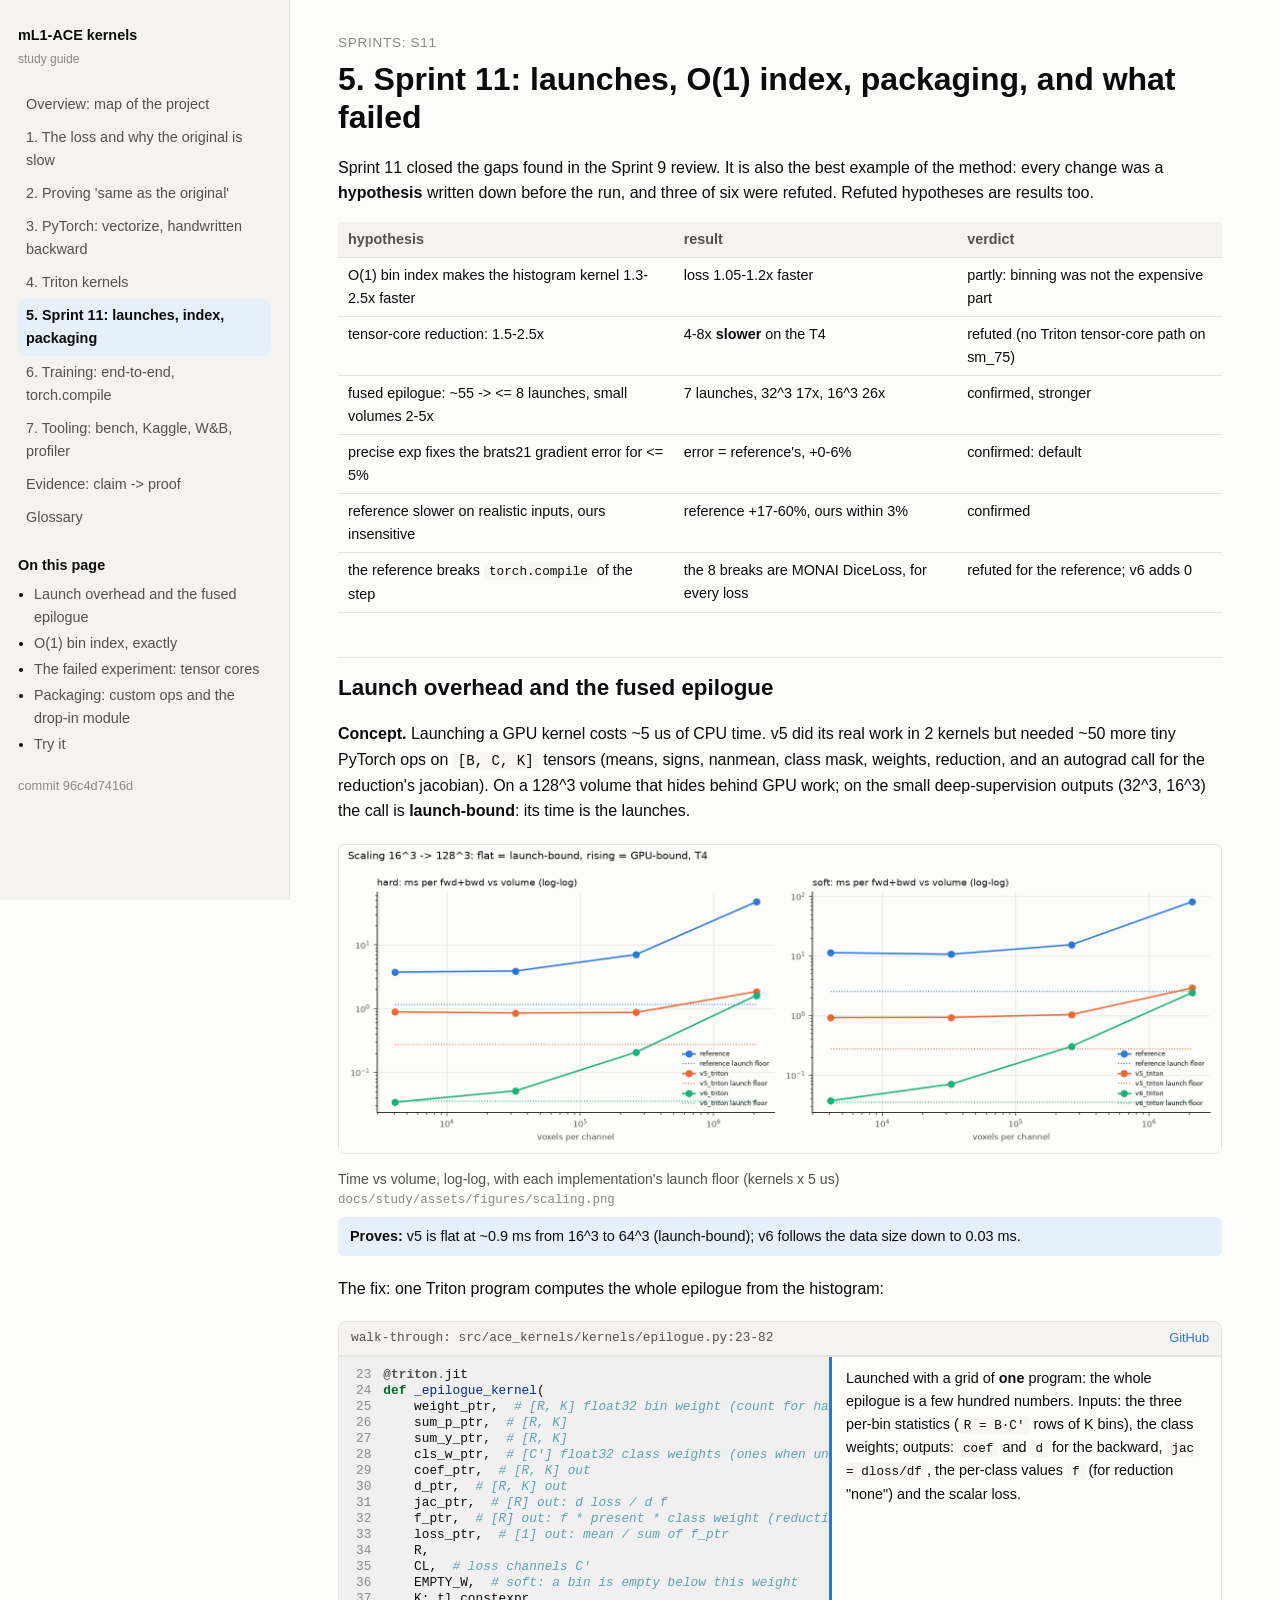
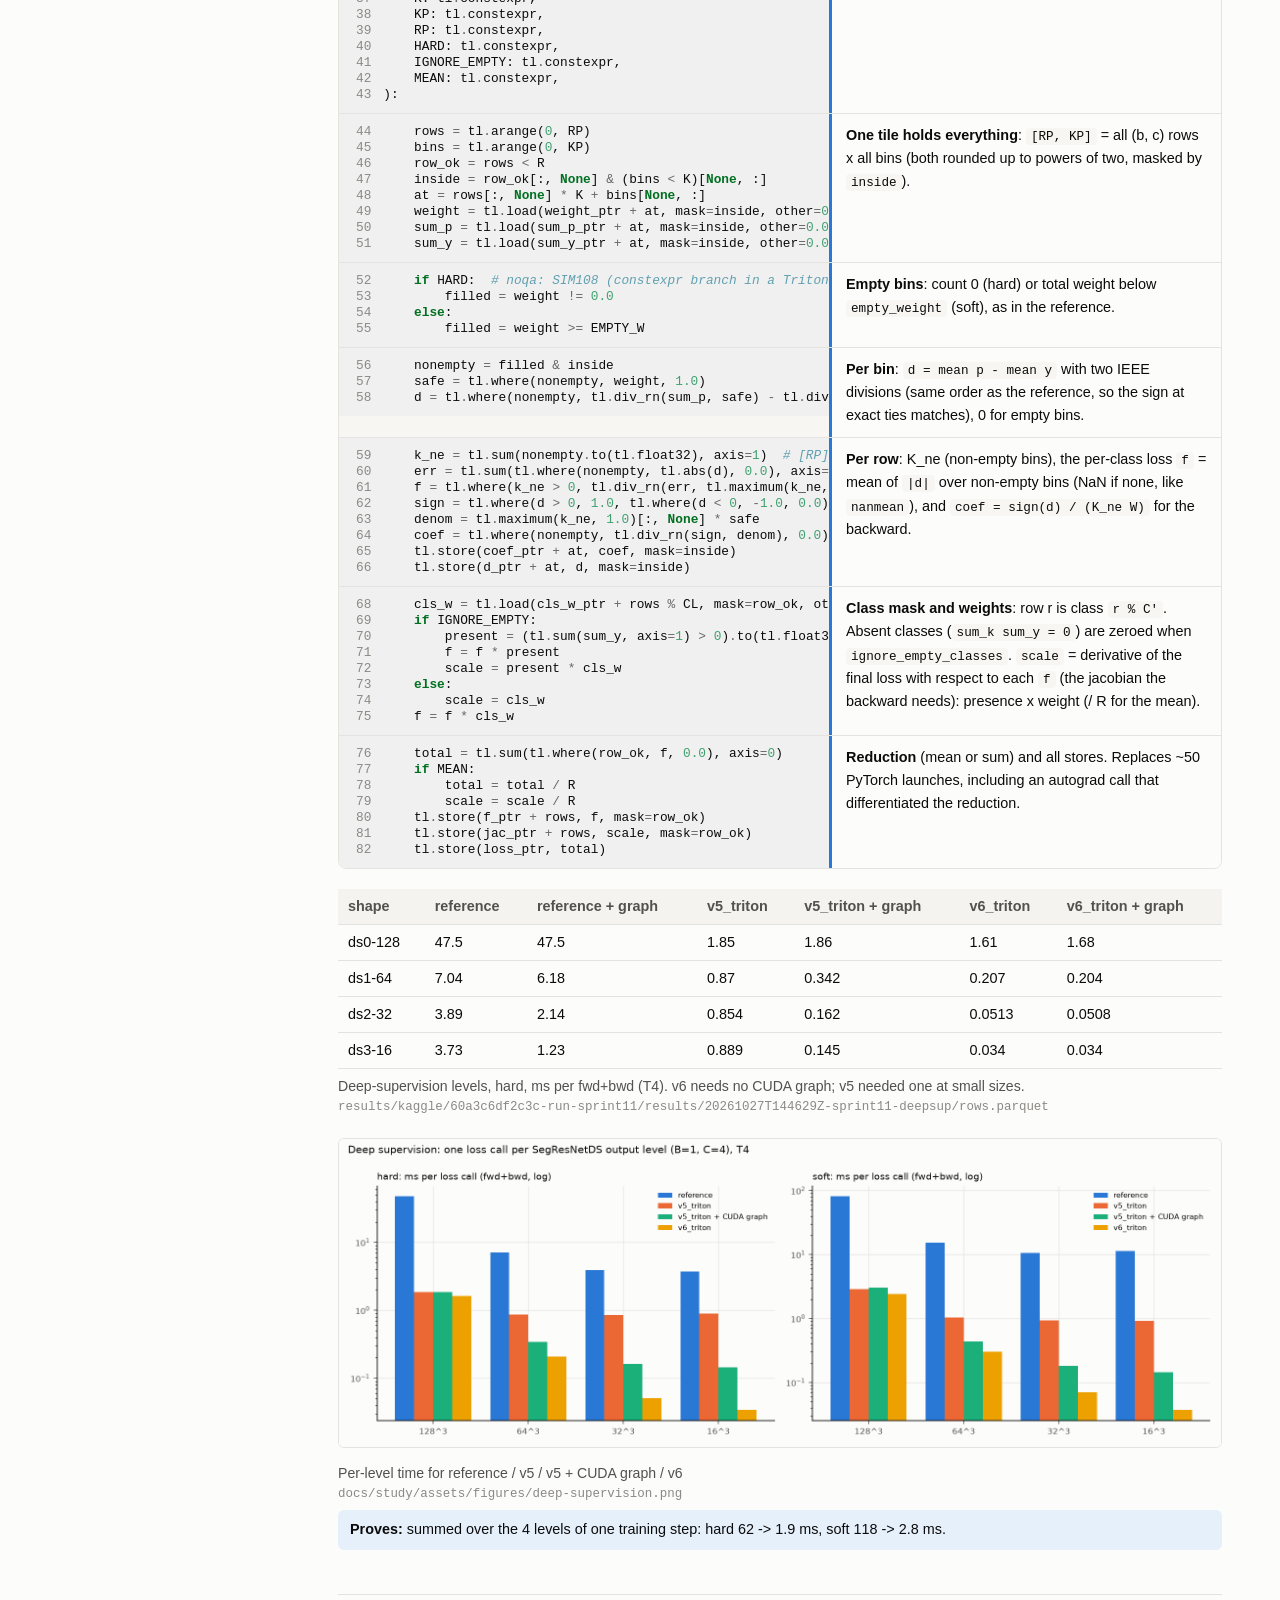
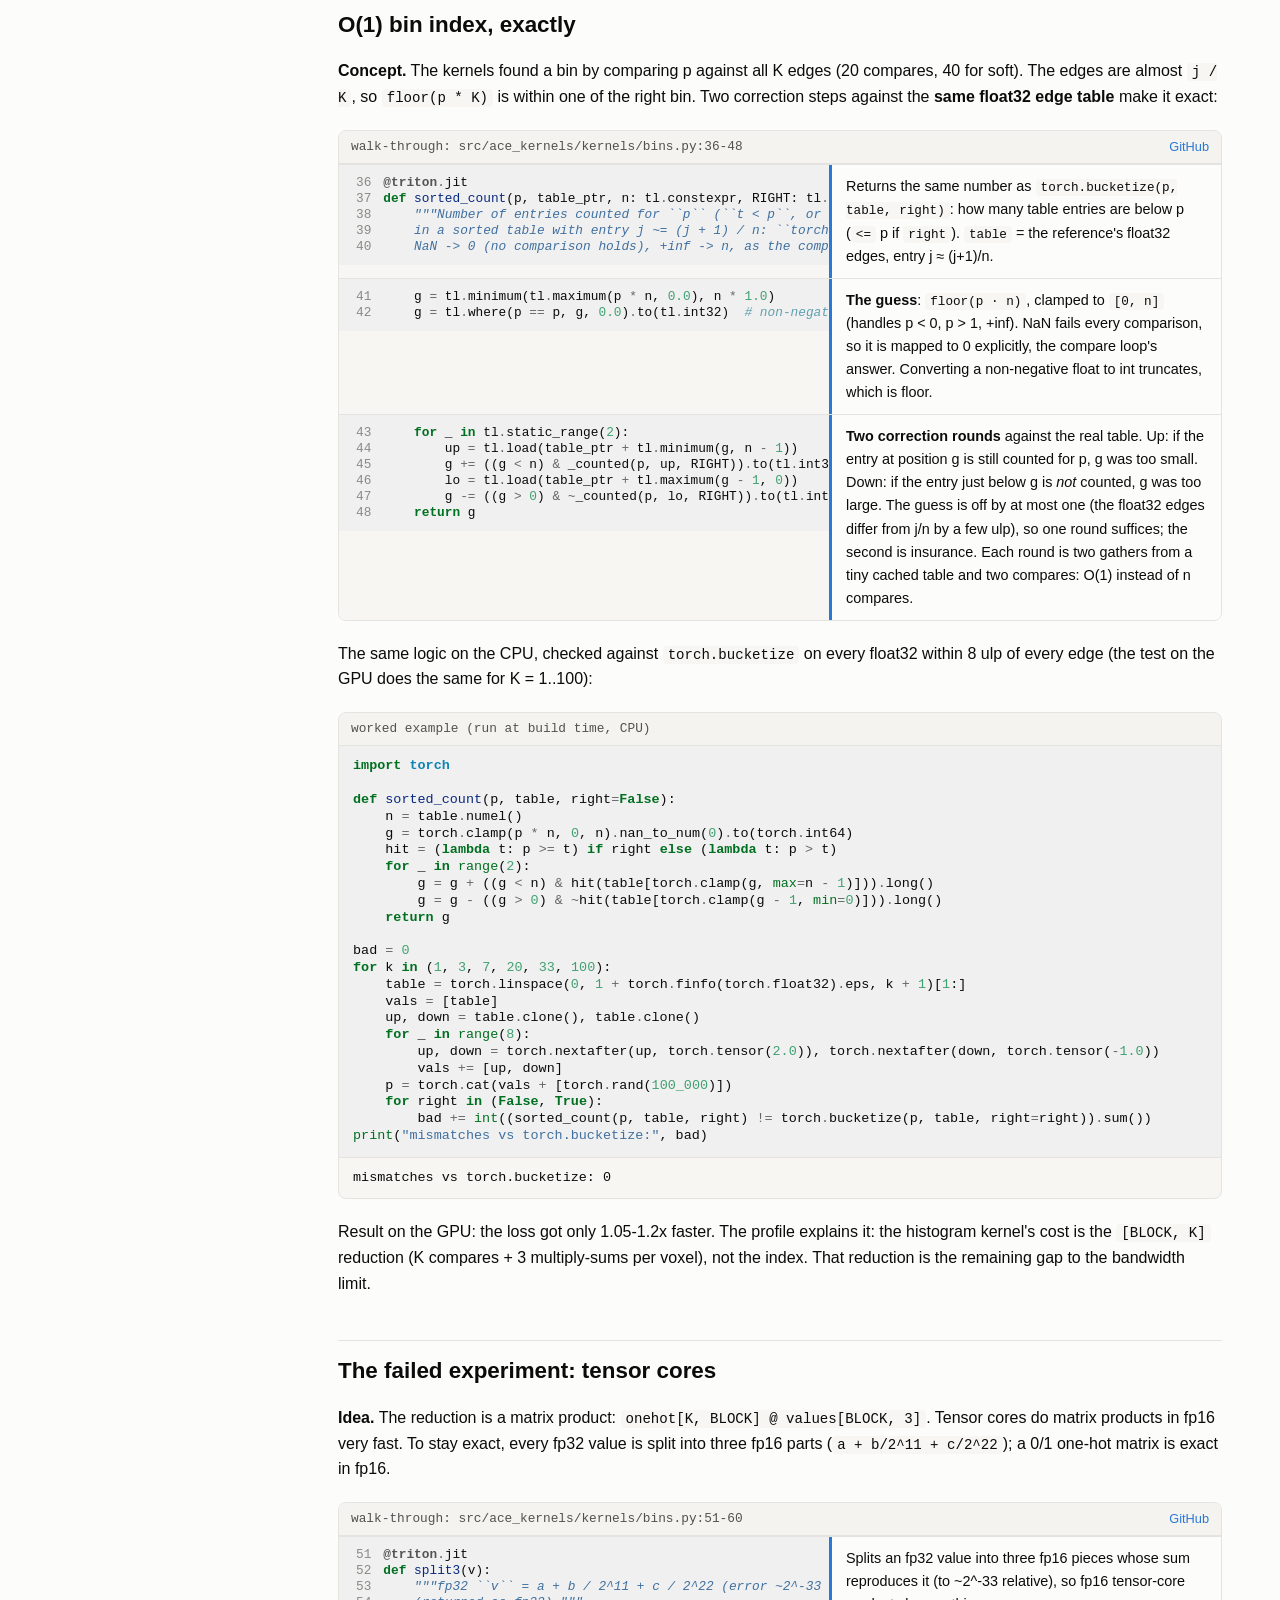
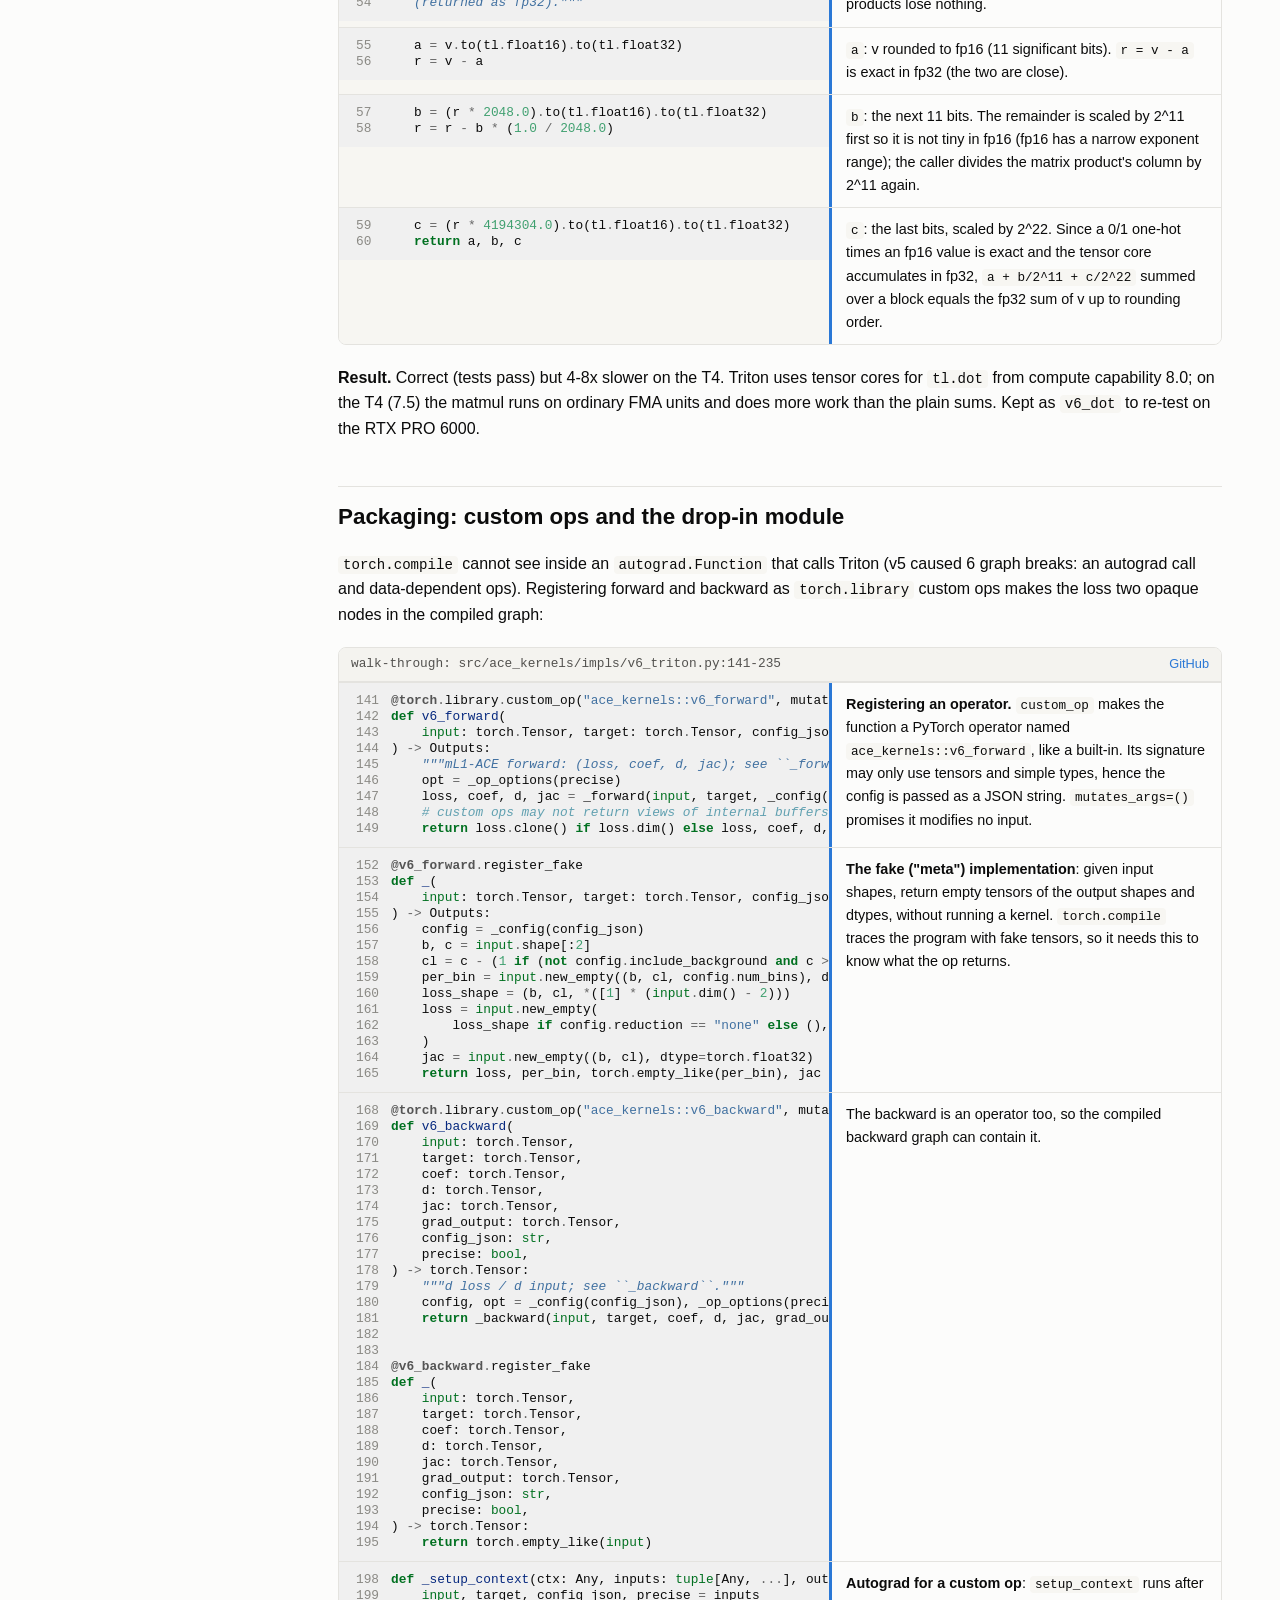
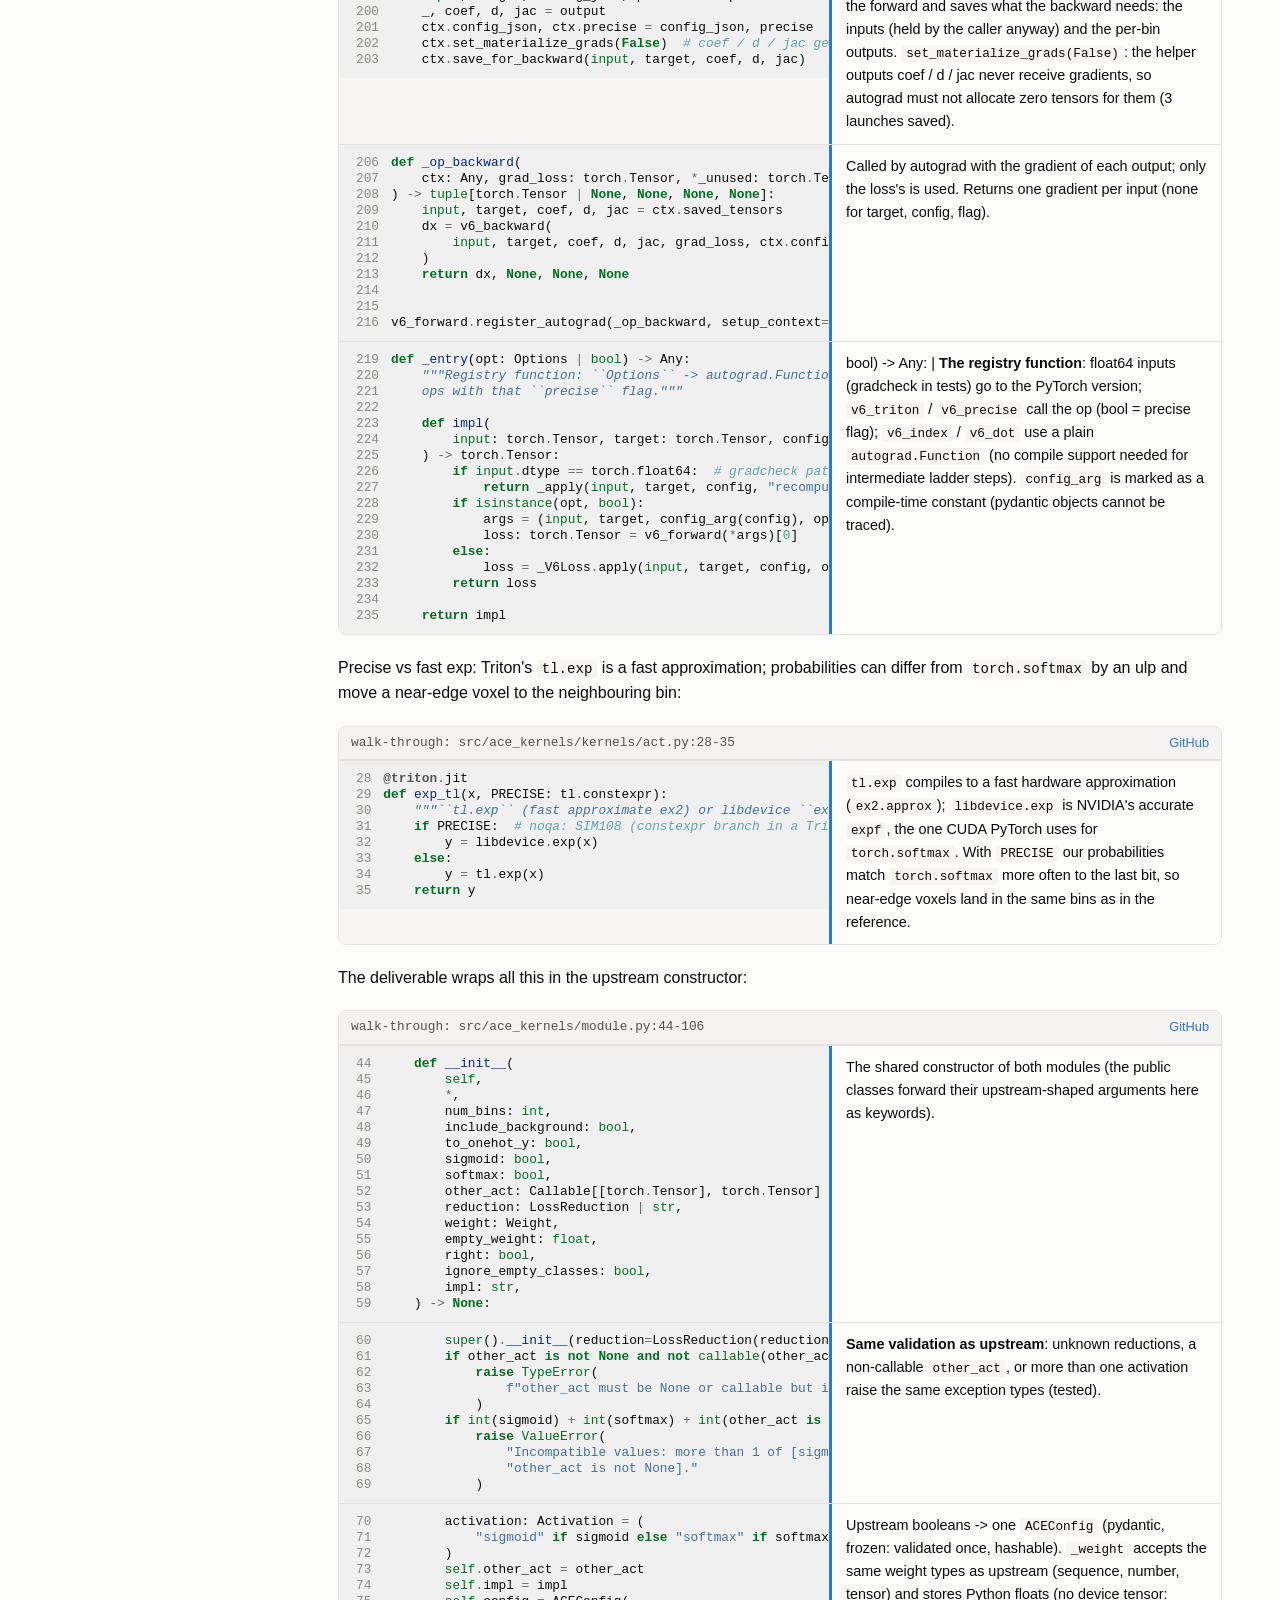
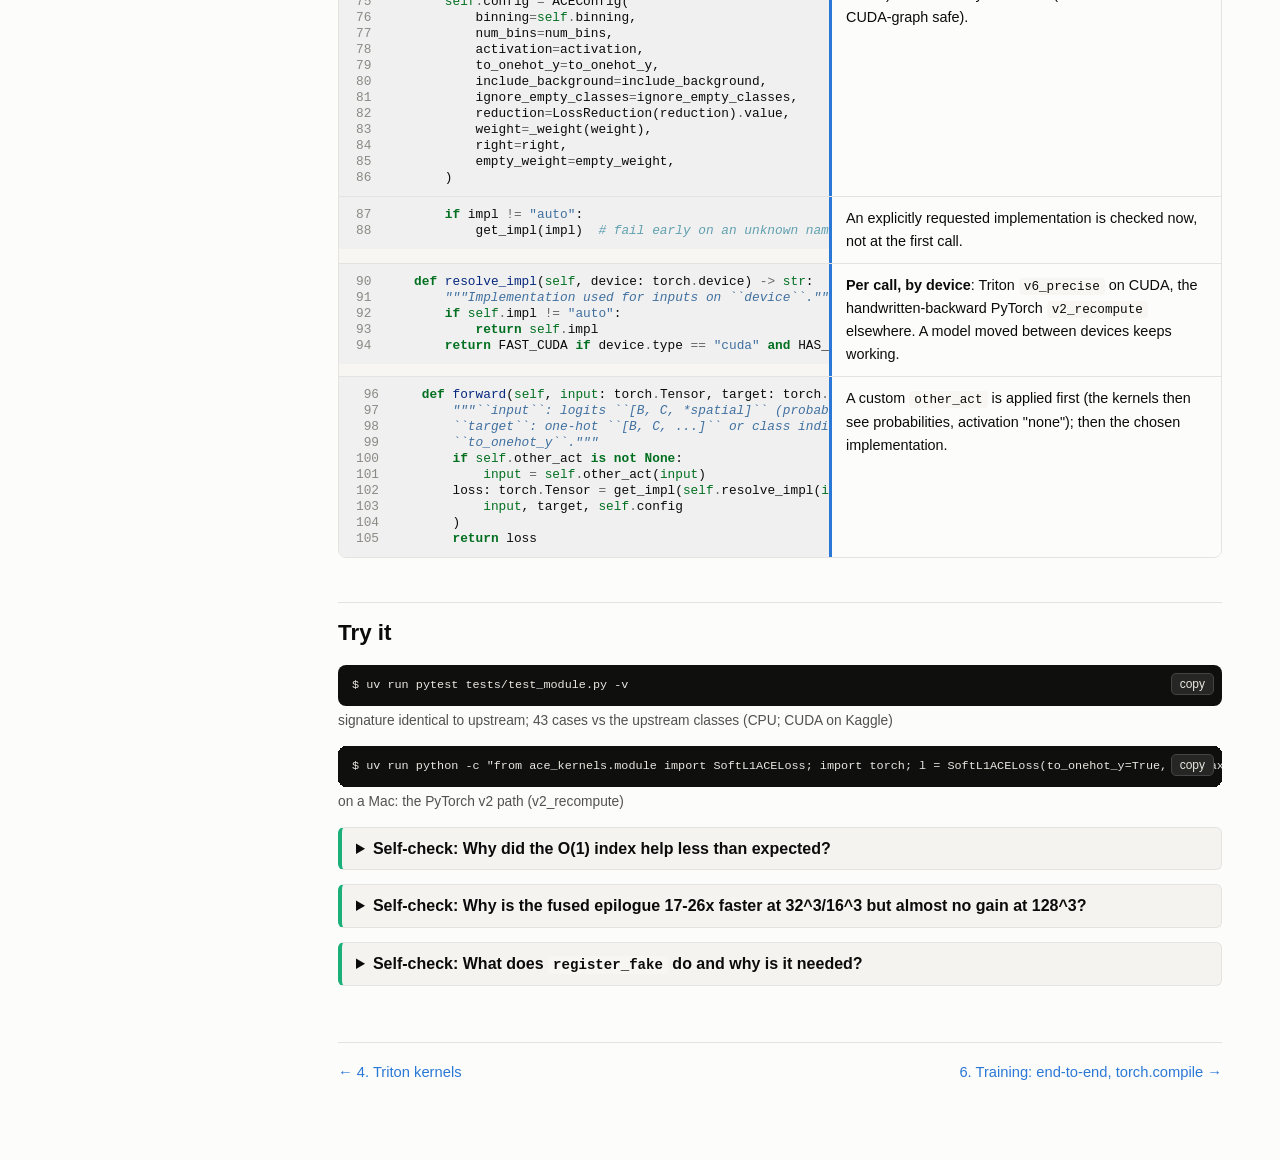
<file: docs/study/05-sprint11.html>
<!doctype html>
<html lang="en"><head><meta charset="utf-8">
<meta name="viewport" content="width=device-width, initial-scale=1">
<title>5. Sprint 11: launches, index, packaging | ACE kernels study</title>
<link rel="stylesheet" href="assets/style.css">
<link rel="stylesheet" href="assets/pygments.css">
</head><body>
<aside class="side"><a class="brand" href="index.html">mL1-ACE kernels<br>
<small>study guide</small></a><ol class="pages"><li class=""><a href="index.html">Overview: map of the project</a></li><li class=""><a href="01-loss.html">1. The loss and why the original is slow</a></li><li class=""><a href="02-correctness.html">2. Proving &#x27;same as the original&#x27;</a></li><li class=""><a href="03-pytorch.html">3. PyTorch: vectorize, handwritten backward</a></li><li class=""><a href="04-triton.html">4. Triton kernels</a></li><li class="current"><a href="05-sprint11.html">5. Sprint 11: launches, index, packaging</a></li><li class=""><a href="06-training.html">6. Training: end-to-end, torch.compile</a></li><li class=""><a href="07-tooling.html">7. Tooling: bench, Kaggle, W&amp;B, profiler</a></li><li class=""><a href="evidence.html">Evidence: claim -&gt; proof</a></li><li class=""><a href="glossary.html">Glossary</a></li></ol>
<div class="toc"><b>On this page</b><ul><li><a href="#launch-overhead-and-the-fused-epilogue">Launch overhead and the fused epilogue</a></li><li><a href="#o1-bin-index-exactly">O(1) bin index, exactly</a></li><li><a href="#the-failed-experiment-tensor-cores">The failed experiment: tensor cores</a></li><li><a href="#packaging-custom-ops-and-the-drop-in-module">Packaging: custom ops and the drop-in module</a></li><li><a href="#try-it">Try it</a></li></ul></div>
<p class="meta">commit 96c4d7416d</p></aside>
<main><p class="sprints">Sprints: S11</p><h1 id="5-sprint-11-launches-o1-index-packaging-and-what-failed">5. Sprint 11: launches, O(1) index, packaging, and what failed</h1>
<p>Sprint 11 closed the gaps found in the Sprint 9 review. It is also the best example of
the method: every change was a <strong>hypothesis</strong> written down before the run, and three
of six were refuted. Refuted hypotheses are results too.</p>
<table>
<thead>
<tr>
<th>hypothesis</th>
<th>result</th>
<th>verdict</th>
</tr>
</thead>
<tbody>
<tr>
<td>O(1) bin index makes the histogram kernel 1.3-2.5x faster</td>
<td>loss 1.05-1.2x faster</td>
<td>partly: binning was not the expensive part</td>
</tr>
<tr>
<td>tensor-core reduction: 1.5-2.5x</td>
<td>4-8x <strong>slower</strong> on the T4</td>
<td>refuted (no Triton tensor-core path on sm_75)</td>
</tr>
<tr>
<td>fused epilogue: ~55 -&gt; &lt;= 8 launches, small volumes 2-5x</td>
<td>7 launches, 32^3 17x, 16^3 26x</td>
<td>confirmed, stronger</td>
</tr>
<tr>
<td>precise exp fixes the brats21 gradient error for &lt;= 5%</td>
<td>error = reference's, +0-6%</td>
<td>confirmed: default</td>
</tr>
<tr>
<td>reference slower on realistic inputs, ours insensitive</td>
<td>reference +17-60%, ours within 3%</td>
<td>confirmed</td>
</tr>
<tr>
<td>the reference breaks <code>torch.compile</code> of the step</td>
<td>the 8 breaks are MONAI DiceLoss, for every loss</td>
<td>refuted for the reference; v6 adds 0</td>
</tr>
</tbody>
</table>
<h2 id="launch-overhead-and-the-fused-epilogue">Launch overhead and the fused epilogue</h2>
<p><strong>Concept.</strong> Launching a GPU kernel costs ~5 us of CPU time. v5 did its real work in 2
kernels but needed ~50 more tiny PyTorch ops on <code>[B, C, K]</code> tensors (means, signs,
nanmean, class mask, weights, reduction, and an autograd call for the reduction's
jacobian). On a 128^3 volume that hides behind GPU work; on the small deep-supervision
outputs (32^3, 16^3) the call is <strong>launch-bound</strong>: its time is the launches.</p>
<figure class="plot"><img src="assets/plots/docs_study_assets_figures_scaling.png" alt="Time vs volume, log-log, with each implementation's launch floor (kernels x 5 us)" loading="lazy"><figcaption>Time vs volume, log-log, with each implementation's launch floor (kernels x 5 us) <span class="src">docs/study/assets/figures/scaling.png</span></figcaption><p class="proves"><b>Proves:</b> v5 is flat at ~0.9 ms from 16^3 to 64^3 (launch-bound); v6 follows the data size down to 0.03 ms.</p></figure>
<p>The fix: one Triton program computes the whole epilogue from the histogram:</p>
<figure class="walk"><div class="code-head"><span class="path">walk-through: src/ace_kernels/kernels/epilogue.py:23-82</span><a href="https://github.com/kapitan05/ace-kernels/blob/96c4d7416d319bfbb3de6fac816f1df55f6fcc1a/src/ace_kernels/kernels/epilogue.py#L23-L82" target="_blank" rel="noopener">GitHub</a></div><div class="step"><div class="step-code"><div class="highlight"><pre><span></span><span class="linenos">23</span><span class="nd">@triton</span><span class="o">.</span><span class="n">jit</span>
<span class="linenos">24</span><span class="k">def</span><span class="w"> </span><span class="nf">_epilogue_kernel</span><span class="p">(</span>
<span class="linenos">25</span>    <span class="n">weight_ptr</span><span class="p">,</span>  <span class="c1"># [R, K] float32 bin weight (count for hard); R = B * C'</span>
<span class="linenos">26</span>    <span class="n">sum_p_ptr</span><span class="p">,</span>  <span class="c1"># [R, K]</span>
<span class="linenos">27</span>    <span class="n">sum_y_ptr</span><span class="p">,</span>  <span class="c1"># [R, K]</span>
<span class="linenos">28</span>    <span class="n">cls_w_ptr</span><span class="p">,</span>  <span class="c1"># [C'] float32 class weights (ones when unweighted)</span>
<span class="linenos">29</span>    <span class="n">coef_ptr</span><span class="p">,</span>  <span class="c1"># [R, K] out</span>
<span class="linenos">30</span>    <span class="n">d_ptr</span><span class="p">,</span>  <span class="c1"># [R, K] out</span>
<span class="linenos">31</span>    <span class="n">jac_ptr</span><span class="p">,</span>  <span class="c1"># [R] out: d loss / d f</span>
<span class="linenos">32</span>    <span class="n">f_ptr</span><span class="p">,</span>  <span class="c1"># [R] out: f * present * class weight (reduction "none")</span>
<span class="linenos">33</span>    <span class="n">loss_ptr</span><span class="p">,</span>  <span class="c1"># [1] out: mean / sum of f_ptr</span>
<span class="linenos">34</span>    <span class="n">R</span><span class="p">,</span>
<span class="linenos">35</span>    <span class="n">CL</span><span class="p">,</span>  <span class="c1"># loss channels C'</span>
<span class="linenos">36</span>    <span class="n">EMPTY_W</span><span class="p">,</span>  <span class="c1"># soft: a bin is empty below this weight</span>
<span class="linenos">37</span>    <span class="n">K</span><span class="p">:</span> <span class="n">tl</span><span class="o">.</span><span class="n">constexpr</span><span class="p">,</span>
<span class="linenos">38</span>    <span class="n">KP</span><span class="p">:</span> <span class="n">tl</span><span class="o">.</span><span class="n">constexpr</span><span class="p">,</span>
<span class="linenos">39</span>    <span class="n">RP</span><span class="p">:</span> <span class="n">tl</span><span class="o">.</span><span class="n">constexpr</span><span class="p">,</span>
<span class="linenos">40</span>    <span class="n">HARD</span><span class="p">:</span> <span class="n">tl</span><span class="o">.</span><span class="n">constexpr</span><span class="p">,</span>
<span class="linenos">41</span>    <span class="n">IGNORE_EMPTY</span><span class="p">:</span> <span class="n">tl</span><span class="o">.</span><span class="n">constexpr</span><span class="p">,</span>
<span class="linenos">42</span>    <span class="n">MEAN</span><span class="p">:</span> <span class="n">tl</span><span class="o">.</span><span class="n">constexpr</span><span class="p">,</span>
<span class="linenos">43</span><span class="p">):</span>
</pre></div>
</div><div class="step-note"><p>Launched with a grid of <strong>one</strong> program: the whole epilogue is a few hundred numbers. Inputs: the three per-bin statistics (<code>R = B·C'</code> rows of K bins), the class weights; outputs: <code>coef</code> and <code>d</code> for the backward, <code>jac = dloss/df</code>, the per-class values <code>f</code> (for reduction "none") and the scalar loss.</p></div></div><div class="step"><div class="step-code"><div class="highlight"><pre><span></span><span class="linenos">44</span>    <span class="n">rows</span> <span class="o">=</span> <span class="n">tl</span><span class="o">.</span><span class="n">arange</span><span class="p">(</span><span class="mi">0</span><span class="p">,</span> <span class="n">RP</span><span class="p">)</span>
<span class="linenos">45</span>    <span class="n">bins</span> <span class="o">=</span> <span class="n">tl</span><span class="o">.</span><span class="n">arange</span><span class="p">(</span><span class="mi">0</span><span class="p">,</span> <span class="n">KP</span><span class="p">)</span>
<span class="linenos">46</span>    <span class="n">row_ok</span> <span class="o">=</span> <span class="n">rows</span> <span class="o">&lt;</span> <span class="n">R</span>
<span class="linenos">47</span>    <span class="n">inside</span> <span class="o">=</span> <span class="n">row_ok</span><span class="p">[:,</span> <span class="kc">None</span><span class="p">]</span> <span class="o">&amp;</span> <span class="p">(</span><span class="n">bins</span> <span class="o">&lt;</span> <span class="n">K</span><span class="p">)[</span><span class="kc">None</span><span class="p">,</span> <span class="p">:]</span>
<span class="linenos">48</span>    <span class="n">at</span> <span class="o">=</span> <span class="n">rows</span><span class="p">[:,</span> <span class="kc">None</span><span class="p">]</span> <span class="o">*</span> <span class="n">K</span> <span class="o">+</span> <span class="n">bins</span><span class="p">[</span><span class="kc">None</span><span class="p">,</span> <span class="p">:]</span>
<span class="linenos">49</span>    <span class="n">weight</span> <span class="o">=</span> <span class="n">tl</span><span class="o">.</span><span class="n">load</span><span class="p">(</span><span class="n">weight_ptr</span> <span class="o">+</span> <span class="n">at</span><span class="p">,</span> <span class="n">mask</span><span class="o">=</span><span class="n">inside</span><span class="p">,</span> <span class="n">other</span><span class="o">=</span><span class="mf">0.0</span><span class="p">)</span>
<span class="linenos">50</span>    <span class="n">sum_p</span> <span class="o">=</span> <span class="n">tl</span><span class="o">.</span><span class="n">load</span><span class="p">(</span><span class="n">sum_p_ptr</span> <span class="o">+</span> <span class="n">at</span><span class="p">,</span> <span class="n">mask</span><span class="o">=</span><span class="n">inside</span><span class="p">,</span> <span class="n">other</span><span class="o">=</span><span class="mf">0.0</span><span class="p">)</span>
<span class="linenos">51</span>    <span class="n">sum_y</span> <span class="o">=</span> <span class="n">tl</span><span class="o">.</span><span class="n">load</span><span class="p">(</span><span class="n">sum_y_ptr</span> <span class="o">+</span> <span class="n">at</span><span class="p">,</span> <span class="n">mask</span><span class="o">=</span><span class="n">inside</span><span class="p">,</span> <span class="n">other</span><span class="o">=</span><span class="mf">0.0</span><span class="p">)</span>
</pre></div>
</div><div class="step-note"><p><strong>One tile holds everything</strong>: <code>[RP, KP]</code> = all (b, c) rows x all bins (both rounded up to powers of two, masked by <code>inside</code>).</p></div></div><div class="step"><div class="step-code"><div class="highlight"><pre><span></span><span class="linenos">52</span>    <span class="k">if</span> <span class="n">HARD</span><span class="p">:</span>  <span class="c1"># noqa: SIM108 (constexpr branch in a Triton function)</span>
<span class="linenos">53</span>        <span class="n">filled</span> <span class="o">=</span> <span class="n">weight</span> <span class="o">!=</span> <span class="mf">0.0</span>
<span class="linenos">54</span>    <span class="k">else</span><span class="p">:</span>
<span class="linenos">55</span>        <span class="n">filled</span> <span class="o">=</span> <span class="n">weight</span> <span class="o">&gt;=</span> <span class="n">EMPTY_W</span>
</pre></div>
</div><div class="step-note"><p><strong>Empty bins</strong>: count 0 (hard) or total weight below <code>empty_weight</code> (soft), as in the reference.</p></div></div><div class="step"><div class="step-code"><div class="highlight"><pre><span></span><span class="linenos">56</span>    <span class="n">nonempty</span> <span class="o">=</span> <span class="n">filled</span> <span class="o">&amp;</span> <span class="n">inside</span>
<span class="linenos">57</span>    <span class="n">safe</span> <span class="o">=</span> <span class="n">tl</span><span class="o">.</span><span class="n">where</span><span class="p">(</span><span class="n">nonempty</span><span class="p">,</span> <span class="n">weight</span><span class="p">,</span> <span class="mf">1.0</span><span class="p">)</span>
<span class="linenos">58</span>    <span class="n">d</span> <span class="o">=</span> <span class="n">tl</span><span class="o">.</span><span class="n">where</span><span class="p">(</span><span class="n">nonempty</span><span class="p">,</span> <span class="n">tl</span><span class="o">.</span><span class="n">div_rn</span><span class="p">(</span><span class="n">sum_p</span><span class="p">,</span> <span class="n">safe</span><span class="p">)</span> <span class="o">-</span> <span class="n">tl</span><span class="o">.</span><span class="n">div_rn</span><span class="p">(</span><span class="n">sum_y</span><span class="p">,</span> <span class="n">safe</span><span class="p">),</span> <span class="mf">0.0</span><span class="p">)</span>
</pre></div>
</div><div class="step-note"><p><strong>Per bin</strong>: <code>d = mean p - mean y</code> with two IEEE divisions (same order as the reference, so the sign at exact ties matches), 0 for empty bins.</p></div></div><div class="step"><div class="step-code"><div class="highlight"><pre><span></span><span class="linenos">59</span>    <span class="n">k_ne</span> <span class="o">=</span> <span class="n">tl</span><span class="o">.</span><span class="n">sum</span><span class="p">(</span><span class="n">nonempty</span><span class="o">.</span><span class="n">to</span><span class="p">(</span><span class="n">tl</span><span class="o">.</span><span class="n">float32</span><span class="p">),</span> <span class="n">axis</span><span class="o">=</span><span class="mi">1</span><span class="p">)</span>  <span class="c1"># [RP]</span>
<span class="linenos">60</span>    <span class="n">err</span> <span class="o">=</span> <span class="n">tl</span><span class="o">.</span><span class="n">sum</span><span class="p">(</span><span class="n">tl</span><span class="o">.</span><span class="n">where</span><span class="p">(</span><span class="n">nonempty</span><span class="p">,</span> <span class="n">tl</span><span class="o">.</span><span class="n">abs</span><span class="p">(</span><span class="n">d</span><span class="p">),</span> <span class="mf">0.0</span><span class="p">),</span> <span class="n">axis</span><span class="o">=</span><span class="mi">1</span><span class="p">)</span>
<span class="linenos">61</span>    <span class="n">f</span> <span class="o">=</span> <span class="n">tl</span><span class="o">.</span><span class="n">where</span><span class="p">(</span><span class="n">k_ne</span> <span class="o">&gt;</span> <span class="mi">0</span><span class="p">,</span> <span class="n">tl</span><span class="o">.</span><span class="n">div_rn</span><span class="p">(</span><span class="n">err</span><span class="p">,</span> <span class="n">tl</span><span class="o">.</span><span class="n">maximum</span><span class="p">(</span><span class="n">k_ne</span><span class="p">,</span> <span class="mf">1.0</span><span class="p">)),</span> <span class="nb">float</span><span class="p">(</span><span class="s2">"nan"</span><span class="p">))</span>
<span class="linenos">62</span>    <span class="n">sign</span> <span class="o">=</span> <span class="n">tl</span><span class="o">.</span><span class="n">where</span><span class="p">(</span><span class="n">d</span> <span class="o">&gt;</span> <span class="mi">0</span><span class="p">,</span> <span class="mf">1.0</span><span class="p">,</span> <span class="n">tl</span><span class="o">.</span><span class="n">where</span><span class="p">(</span><span class="n">d</span> <span class="o">&lt;</span> <span class="mi">0</span><span class="p">,</span> <span class="o">-</span><span class="mf">1.0</span><span class="p">,</span> <span class="mf">0.0</span><span class="p">))</span>
<span class="linenos">63</span>    <span class="n">denom</span> <span class="o">=</span> <span class="n">tl</span><span class="o">.</span><span class="n">maximum</span><span class="p">(</span><span class="n">k_ne</span><span class="p">,</span> <span class="mf">1.0</span><span class="p">)[:,</span> <span class="kc">None</span><span class="p">]</span> <span class="o">*</span> <span class="n">safe</span>
<span class="linenos">64</span>    <span class="n">coef</span> <span class="o">=</span> <span class="n">tl</span><span class="o">.</span><span class="n">where</span><span class="p">(</span><span class="n">nonempty</span><span class="p">,</span> <span class="n">tl</span><span class="o">.</span><span class="n">div_rn</span><span class="p">(</span><span class="n">sign</span><span class="p">,</span> <span class="n">denom</span><span class="p">),</span> <span class="mf">0.0</span><span class="p">)</span>
<span class="linenos">65</span>    <span class="n">tl</span><span class="o">.</span><span class="n">store</span><span class="p">(</span><span class="n">coef_ptr</span> <span class="o">+</span> <span class="n">at</span><span class="p">,</span> <span class="n">coef</span><span class="p">,</span> <span class="n">mask</span><span class="o">=</span><span class="n">inside</span><span class="p">)</span>
<span class="linenos">66</span>    <span class="n">tl</span><span class="o">.</span><span class="n">store</span><span class="p">(</span><span class="n">d_ptr</span> <span class="o">+</span> <span class="n">at</span><span class="p">,</span> <span class="n">d</span><span class="p">,</span> <span class="n">mask</span><span class="o">=</span><span class="n">inside</span><span class="p">)</span>
</pre></div>
</div><div class="step-note"><p><strong>Per row</strong>: K_ne (non-empty bins), the per-class loss <code>f</code> = mean of <code>|d|</code> over non-empty bins (NaN if none, like <code>nanmean</code>), and <code>coef = sign(d) / (K_ne W)</code> for the backward.</p></div></div><div class="step"><div class="step-code"><div class="highlight"><pre><span></span><span class="linenos">68</span>    <span class="n">cls_w</span> <span class="o">=</span> <span class="n">tl</span><span class="o">.</span><span class="n">load</span><span class="p">(</span><span class="n">cls_w_ptr</span> <span class="o">+</span> <span class="n">rows</span> <span class="o">%</span> <span class="n">CL</span><span class="p">,</span> <span class="n">mask</span><span class="o">=</span><span class="n">row_ok</span><span class="p">,</span> <span class="n">other</span><span class="o">=</span><span class="mf">0.0</span><span class="p">)</span>
<span class="linenos">69</span>    <span class="k">if</span> <span class="n">IGNORE_EMPTY</span><span class="p">:</span>
<span class="linenos">70</span>        <span class="n">present</span> <span class="o">=</span> <span class="p">(</span><span class="n">tl</span><span class="o">.</span><span class="n">sum</span><span class="p">(</span><span class="n">sum_y</span><span class="p">,</span> <span class="n">axis</span><span class="o">=</span><span class="mi">1</span><span class="p">)</span> <span class="o">&gt;</span> <span class="mi">0</span><span class="p">)</span><span class="o">.</span><span class="n">to</span><span class="p">(</span><span class="n">tl</span><span class="o">.</span><span class="n">float32</span><span class="p">)</span>
<span class="linenos">71</span>        <span class="n">f</span> <span class="o">=</span> <span class="n">f</span> <span class="o">*</span> <span class="n">present</span>
<span class="linenos">72</span>        <span class="n">scale</span> <span class="o">=</span> <span class="n">present</span> <span class="o">*</span> <span class="n">cls_w</span>
<span class="linenos">73</span>    <span class="k">else</span><span class="p">:</span>
<span class="linenos">74</span>        <span class="n">scale</span> <span class="o">=</span> <span class="n">cls_w</span>
<span class="linenos">75</span>    <span class="n">f</span> <span class="o">=</span> <span class="n">f</span> <span class="o">*</span> <span class="n">cls_w</span>
</pre></div>
</div><div class="step-note"><p><strong>Class mask and weights</strong>: row r is class <code>r % C'</code>. Absent classes (<code>sum_k sum_y = 0</code>) are zeroed when <code>ignore_empty_classes</code>. <code>scale</code> = derivative of the final loss with respect to each <code>f</code> (the jacobian the backward needs): presence x weight (/ R for the mean).</p></div></div><div class="step"><div class="step-code"><div class="highlight"><pre><span></span><span class="linenos">76</span>    <span class="n">total</span> <span class="o">=</span> <span class="n">tl</span><span class="o">.</span><span class="n">sum</span><span class="p">(</span><span class="n">tl</span><span class="o">.</span><span class="n">where</span><span class="p">(</span><span class="n">row_ok</span><span class="p">,</span> <span class="n">f</span><span class="p">,</span> <span class="mf">0.0</span><span class="p">),</span> <span class="n">axis</span><span class="o">=</span><span class="mi">0</span><span class="p">)</span>
<span class="linenos">77</span>    <span class="k">if</span> <span class="n">MEAN</span><span class="p">:</span>
<span class="linenos">78</span>        <span class="n">total</span> <span class="o">=</span> <span class="n">total</span> <span class="o">/</span> <span class="n">R</span>
<span class="linenos">79</span>        <span class="n">scale</span> <span class="o">=</span> <span class="n">scale</span> <span class="o">/</span> <span class="n">R</span>
<span class="linenos">80</span>    <span class="n">tl</span><span class="o">.</span><span class="n">store</span><span class="p">(</span><span class="n">f_ptr</span> <span class="o">+</span> <span class="n">rows</span><span class="p">,</span> <span class="n">f</span><span class="p">,</span> <span class="n">mask</span><span class="o">=</span><span class="n">row_ok</span><span class="p">)</span>
<span class="linenos">81</span>    <span class="n">tl</span><span class="o">.</span><span class="n">store</span><span class="p">(</span><span class="n">jac_ptr</span> <span class="o">+</span> <span class="n">rows</span><span class="p">,</span> <span class="n">scale</span><span class="p">,</span> <span class="n">mask</span><span class="o">=</span><span class="n">row_ok</span><span class="p">)</span>
<span class="linenos">82</span>    <span class="n">tl</span><span class="o">.</span><span class="n">store</span><span class="p">(</span><span class="n">loss_ptr</span><span class="p">,</span> <span class="n">total</span><span class="p">)</span>
</pre></div>
</div><div class="step-note"><p><strong>Reduction</strong> (mean or sum) and all stores. Replaces ~50 PyTorch launches, including an autograd call that differentiated the reduction.</p></div></div></figure>
<figure class="table"><div class="scroll"><table><thead><tr><th>shape</th><th>reference</th><th>reference + graph</th><th>v5_triton</th><th>v5_triton + graph</th><th>v6_triton</th><th>v6_triton + graph</th></tr></thead><tbody><tr><td>ds0-128</td><td>47.5</td><td>47.5</td><td>1.85</td><td>1.86</td><td>1.61</td><td>1.68</td></tr><tr><td>ds1-64</td><td>7.04</td><td>6.18</td><td>0.87</td><td>0.342</td><td>0.207</td><td>0.204</td></tr><tr><td>ds2-32</td><td>3.89</td><td>2.14</td><td>0.854</td><td>0.162</td><td>0.0513</td><td>0.0508</td></tr><tr><td>ds3-16</td><td>3.73</td><td>1.23</td><td>0.889</td><td>0.145</td><td>0.034</td><td>0.034</td></tr></tbody></table></div><figcaption>Deep-supervision levels, hard, ms per fwd+bwd (T4). v6 needs no CUDA graph; v5 needed one at small sizes. <span class="src">results/kaggle/60a3c6df2c3c-run-sprint11/results/20261027T144629Z-sprint11-deepsup/rows.parquet</span></figcaption></figure>
<figure class="plot"><img src="assets/plots/docs_study_assets_figures_deep-supervision.png" alt="Per-level time for reference / v5 / v5 + CUDA graph / v6" loading="lazy"><figcaption>Per-level time for reference / v5 / v5 + CUDA graph / v6 <span class="src">docs/study/assets/figures/deep-supervision.png</span></figcaption><p class="proves"><b>Proves:</b> summed over the 4 levels of one training step: hard 62 -&gt; 1.9 ms, soft 118 -&gt; 2.8 ms.</p></figure>
<h2 id="o1-bin-index-exactly">O(1) bin index, exactly</h2>
<p><strong>Concept.</strong> The kernels found a bin by comparing p against all K edges (20 compares,
40 for soft). The edges are almost <code>j / K</code>, so <code>floor(p * K)</code> is within one of the right
bin. Two correction steps against the <strong>same float32 edge table</strong> make it exact:</p>
<figure class="walk"><div class="code-head"><span class="path">walk-through: src/ace_kernels/kernels/bins.py:36-48</span><a href="https://github.com/kapitan05/ace-kernels/blob/96c4d7416d319bfbb3de6fac816f1df55f6fcc1a/src/ace_kernels/kernels/bins.py#L36-L48" target="_blank" rel="noopener">GitHub</a></div><div class="step"><div class="step-code"><div class="highlight"><pre><span></span><span class="linenos">36</span><span class="nd">@triton</span><span class="o">.</span><span class="n">jit</span>
<span class="linenos">37</span><span class="k">def</span><span class="w"> </span><span class="nf">sorted_count</span><span class="p">(</span><span class="n">p</span><span class="p">,</span> <span class="n">table_ptr</span><span class="p">,</span> <span class="n">n</span><span class="p">:</span> <span class="n">tl</span><span class="o">.</span><span class="n">constexpr</span><span class="p">,</span> <span class="n">RIGHT</span><span class="p">:</span> <span class="n">tl</span><span class="o">.</span><span class="n">constexpr</span><span class="p">):</span>
<span class="linenos">38</span><span class="w">    </span><span class="sd">"""Number of entries counted for ``p`` (``t &lt; p``, or ``t &lt;= p`` if ``RIGHT``)</span>
<span class="linenos">39</span><span class="sd">    in a sorted table with entry j ~= (j + 1) / n: ``torch.bucketize``'s index.</span>
<span class="linenos">40</span><span class="sd">    NaN -&gt; 0 (no comparison holds), +inf -&gt; n, as the compare loop."""</span>
</pre></div>
</div><div class="step-note"><p>Returns the same number as <code>torch.bucketize(p, table, right)</code>: how many table entries are below p (<code>&lt;=</code> p if <code>right</code>). <code>table</code> = the reference's float32 edges, entry j ≈ (j+1)/n.</p></div></div><div class="step"><div class="step-code"><div class="highlight"><pre><span></span><span class="linenos">41</span>    <span class="n">g</span> <span class="o">=</span> <span class="n">tl</span><span class="o">.</span><span class="n">minimum</span><span class="p">(</span><span class="n">tl</span><span class="o">.</span><span class="n">maximum</span><span class="p">(</span><span class="n">p</span> <span class="o">*</span> <span class="n">n</span><span class="p">,</span> <span class="mf">0.0</span><span class="p">),</span> <span class="n">n</span> <span class="o">*</span> <span class="mf">1.0</span><span class="p">)</span>
<span class="linenos">42</span>    <span class="n">g</span> <span class="o">=</span> <span class="n">tl</span><span class="o">.</span><span class="n">where</span><span class="p">(</span><span class="n">p</span> <span class="o">==</span> <span class="n">p</span><span class="p">,</span> <span class="n">g</span><span class="p">,</span> <span class="mf">0.0</span><span class="p">)</span><span class="o">.</span><span class="n">to</span><span class="p">(</span><span class="n">tl</span><span class="o">.</span><span class="n">int32</span><span class="p">)</span>  <span class="c1"># non-negative: truncation = floor</span>
</pre></div>
</div><div class="step-note"><p><strong>The guess</strong>: <code>floor(p · n)</code>, clamped to <code>[0, n]</code> (handles p &lt; 0, p &gt; 1, +inf). NaN fails every comparison, so it is mapped to 0 explicitly, the compare loop's answer. Converting a non-negative float to int truncates, which is floor.</p></div></div><div class="step"><div class="step-code"><div class="highlight"><pre><span></span><span class="linenos">43</span>    <span class="k">for</span> <span class="n">_</span> <span class="ow">in</span> <span class="n">tl</span><span class="o">.</span><span class="n">static_range</span><span class="p">(</span><span class="mi">2</span><span class="p">):</span>
<span class="linenos">44</span>        <span class="n">up</span> <span class="o">=</span> <span class="n">tl</span><span class="o">.</span><span class="n">load</span><span class="p">(</span><span class="n">table_ptr</span> <span class="o">+</span> <span class="n">tl</span><span class="o">.</span><span class="n">minimum</span><span class="p">(</span><span class="n">g</span><span class="p">,</span> <span class="n">n</span> <span class="o">-</span> <span class="mi">1</span><span class="p">))</span>
<span class="linenos">45</span>        <span class="n">g</span> <span class="o">+=</span> <span class="p">((</span><span class="n">g</span> <span class="o">&lt;</span> <span class="n">n</span><span class="p">)</span> <span class="o">&amp;</span> <span class="n">_counted</span><span class="p">(</span><span class="n">p</span><span class="p">,</span> <span class="n">up</span><span class="p">,</span> <span class="n">RIGHT</span><span class="p">))</span><span class="o">.</span><span class="n">to</span><span class="p">(</span><span class="n">tl</span><span class="o">.</span><span class="n">int32</span><span class="p">)</span>
<span class="linenos">46</span>        <span class="n">lo</span> <span class="o">=</span> <span class="n">tl</span><span class="o">.</span><span class="n">load</span><span class="p">(</span><span class="n">table_ptr</span> <span class="o">+</span> <span class="n">tl</span><span class="o">.</span><span class="n">maximum</span><span class="p">(</span><span class="n">g</span> <span class="o">-</span> <span class="mi">1</span><span class="p">,</span> <span class="mi">0</span><span class="p">))</span>
<span class="linenos">47</span>        <span class="n">g</span> <span class="o">-=</span> <span class="p">((</span><span class="n">g</span> <span class="o">&gt;</span> <span class="mi">0</span><span class="p">)</span> <span class="o">&amp;</span> <span class="o">~</span><span class="n">_counted</span><span class="p">(</span><span class="n">p</span><span class="p">,</span> <span class="n">lo</span><span class="p">,</span> <span class="n">RIGHT</span><span class="p">))</span><span class="o">.</span><span class="n">to</span><span class="p">(</span><span class="n">tl</span><span class="o">.</span><span class="n">int32</span><span class="p">)</span>
<span class="linenos">48</span>    <span class="k">return</span> <span class="n">g</span>
</pre></div>
</div><div class="step-note"><p><strong>Two correction rounds</strong> against the real table. Up: if the entry at position g is still counted for p, g was too small. Down: if the entry just below g is <em>not</em> counted, g was too large. The guess is off by at most one (the float32 edges differ from j/n by a few ulp), so one round suffices; the second is insurance. Each round is two gathers from a tiny cached table and two compares: O(1) instead of n compares.</p></div></div></figure>
<p>The same logic on the CPU, checked against <code>torch.bucketize</code> on every float32 within
8 ulp of every edge (the test on the GPU does the same for K = 1..100):</p>
<figure class="exec"><div class="code-head"><span class="path">worked example (run at build time, CPU)</span></div><div class="highlight"><pre><span></span><span class="kn">import</span><span class="w"> </span><span class="nn">torch</span>

<span class="k">def</span><span class="w"> </span><span class="nf">sorted_count</span><span class="p">(</span><span class="n">p</span><span class="p">,</span> <span class="n">table</span><span class="p">,</span> <span class="n">right</span><span class="o">=</span><span class="kc">False</span><span class="p">):</span>
    <span class="n">n</span> <span class="o">=</span> <span class="n">table</span><span class="o">.</span><span class="n">numel</span><span class="p">()</span>
    <span class="n">g</span> <span class="o">=</span> <span class="n">torch</span><span class="o">.</span><span class="n">clamp</span><span class="p">(</span><span class="n">p</span> <span class="o">*</span> <span class="n">n</span><span class="p">,</span> <span class="mi">0</span><span class="p">,</span> <span class="n">n</span><span class="p">)</span><span class="o">.</span><span class="n">nan_to_num</span><span class="p">(</span><span class="mi">0</span><span class="p">)</span><span class="o">.</span><span class="n">to</span><span class="p">(</span><span class="n">torch</span><span class="o">.</span><span class="n">int64</span><span class="p">)</span>
    <span class="n">hit</span> <span class="o">=</span> <span class="p">(</span><span class="k">lambda</span> <span class="n">t</span><span class="p">:</span> <span class="n">p</span> <span class="o">&gt;=</span> <span class="n">t</span><span class="p">)</span> <span class="k">if</span> <span class="n">right</span> <span class="k">else</span> <span class="p">(</span><span class="k">lambda</span> <span class="n">t</span><span class="p">:</span> <span class="n">p</span> <span class="o">&gt;</span> <span class="n">t</span><span class="p">)</span>
    <span class="k">for</span> <span class="n">_</span> <span class="ow">in</span> <span class="nb">range</span><span class="p">(</span><span class="mi">2</span><span class="p">):</span>
        <span class="n">g</span> <span class="o">=</span> <span class="n">g</span> <span class="o">+</span> <span class="p">((</span><span class="n">g</span> <span class="o">&lt;</span> <span class="n">n</span><span class="p">)</span> <span class="o">&amp;</span> <span class="n">hit</span><span class="p">(</span><span class="n">table</span><span class="p">[</span><span class="n">torch</span><span class="o">.</span><span class="n">clamp</span><span class="p">(</span><span class="n">g</span><span class="p">,</span> <span class="nb">max</span><span class="o">=</span><span class="n">n</span> <span class="o">-</span> <span class="mi">1</span><span class="p">)]))</span><span class="o">.</span><span class="n">long</span><span class="p">()</span>
        <span class="n">g</span> <span class="o">=</span> <span class="n">g</span> <span class="o">-</span> <span class="p">((</span><span class="n">g</span> <span class="o">&gt;</span> <span class="mi">0</span><span class="p">)</span> <span class="o">&amp;</span> <span class="o">~</span><span class="n">hit</span><span class="p">(</span><span class="n">table</span><span class="p">[</span><span class="n">torch</span><span class="o">.</span><span class="n">clamp</span><span class="p">(</span><span class="n">g</span> <span class="o">-</span> <span class="mi">1</span><span class="p">,</span> <span class="nb">min</span><span class="o">=</span><span class="mi">0</span><span class="p">)]))</span><span class="o">.</span><span class="n">long</span><span class="p">()</span>
    <span class="k">return</span> <span class="n">g</span>

<span class="n">bad</span> <span class="o">=</span> <span class="mi">0</span>
<span class="k">for</span> <span class="n">k</span> <span class="ow">in</span> <span class="p">(</span><span class="mi">1</span><span class="p">,</span> <span class="mi">3</span><span class="p">,</span> <span class="mi">7</span><span class="p">,</span> <span class="mi">20</span><span class="p">,</span> <span class="mi">33</span><span class="p">,</span> <span class="mi">100</span><span class="p">):</span>
    <span class="n">table</span> <span class="o">=</span> <span class="n">torch</span><span class="o">.</span><span class="n">linspace</span><span class="p">(</span><span class="mi">0</span><span class="p">,</span> <span class="mi">1</span> <span class="o">+</span> <span class="n">torch</span><span class="o">.</span><span class="n">finfo</span><span class="p">(</span><span class="n">torch</span><span class="o">.</span><span class="n">float32</span><span class="p">)</span><span class="o">.</span><span class="n">eps</span><span class="p">,</span> <span class="n">k</span> <span class="o">+</span> <span class="mi">1</span><span class="p">)[</span><span class="mi">1</span><span class="p">:]</span>
    <span class="n">vals</span> <span class="o">=</span> <span class="p">[</span><span class="n">table</span><span class="p">]</span>
    <span class="n">up</span><span class="p">,</span> <span class="n">down</span> <span class="o">=</span> <span class="n">table</span><span class="o">.</span><span class="n">clone</span><span class="p">(),</span> <span class="n">table</span><span class="o">.</span><span class="n">clone</span><span class="p">()</span>
    <span class="k">for</span> <span class="n">_</span> <span class="ow">in</span> <span class="nb">range</span><span class="p">(</span><span class="mi">8</span><span class="p">):</span>
        <span class="n">up</span><span class="p">,</span> <span class="n">down</span> <span class="o">=</span> <span class="n">torch</span><span class="o">.</span><span class="n">nextafter</span><span class="p">(</span><span class="n">up</span><span class="p">,</span> <span class="n">torch</span><span class="o">.</span><span class="n">tensor</span><span class="p">(</span><span class="mf">2.0</span><span class="p">)),</span> <span class="n">torch</span><span class="o">.</span><span class="n">nextafter</span><span class="p">(</span><span class="n">down</span><span class="p">,</span> <span class="n">torch</span><span class="o">.</span><span class="n">tensor</span><span class="p">(</span><span class="o">-</span><span class="mf">1.0</span><span class="p">))</span>
        <span class="n">vals</span> <span class="o">+=</span> <span class="p">[</span><span class="n">up</span><span class="p">,</span> <span class="n">down</span><span class="p">]</span>
    <span class="n">p</span> <span class="o">=</span> <span class="n">torch</span><span class="o">.</span><span class="n">cat</span><span class="p">(</span><span class="n">vals</span> <span class="o">+</span> <span class="p">[</span><span class="n">torch</span><span class="o">.</span><span class="n">rand</span><span class="p">(</span><span class="mi">100_000</span><span class="p">)])</span>
    <span class="k">for</span> <span class="n">right</span> <span class="ow">in</span> <span class="p">(</span><span class="kc">False</span><span class="p">,</span> <span class="kc">True</span><span class="p">):</span>
        <span class="n">bad</span> <span class="o">+=</span> <span class="nb">int</span><span class="p">((</span><span class="n">sorted_count</span><span class="p">(</span><span class="n">p</span><span class="p">,</span> <span class="n">table</span><span class="p">,</span> <span class="n">right</span><span class="p">)</span> <span class="o">!=</span> <span class="n">torch</span><span class="o">.</span><span class="n">bucketize</span><span class="p">(</span><span class="n">p</span><span class="p">,</span> <span class="n">table</span><span class="p">,</span> <span class="n">right</span><span class="o">=</span><span class="n">right</span><span class="p">))</span><span class="o">.</span><span class="n">sum</span><span class="p">())</span>
<span class="nb">print</span><span class="p">(</span><span class="s2">"mismatches vs torch.bucketize:"</span><span class="p">,</span> <span class="n">bad</span><span class="p">)</span>
</pre></div>
<pre class="output">mismatches vs torch.bucketize: 0</pre></figure>
<p>Result on the GPU: the loss got only 1.05-1.2x faster. The profile explains it: the
histogram kernel's cost is the <code>[BLOCK, K]</code> reduction (K compares + 3 multiply-sums per
voxel), not the index. That reduction is the remaining gap to the bandwidth limit.</p>
<h2 id="the-failed-experiment-tensor-cores">The failed experiment: tensor cores</h2>
<p><strong>Idea.</strong> The reduction is a matrix product: <code>onehot[K, BLOCK] @ values[BLOCK, 3]</code>.
Tensor cores do matrix products in fp16 very fast. To stay exact, every fp32 value is
split into three fp16 parts (<code>a + b/2^11 + c/2^22</code>); a 0/1 one-hot matrix is exact in fp16.</p>
<figure class="walk"><div class="code-head"><span class="path">walk-through: src/ace_kernels/kernels/bins.py:51-60</span><a href="https://github.com/kapitan05/ace-kernels/blob/96c4d7416d319bfbb3de6fac816f1df55f6fcc1a/src/ace_kernels/kernels/bins.py#L51-L60" target="_blank" rel="noopener">GitHub</a></div><div class="step"><div class="step-code"><div class="highlight"><pre><span></span><span class="linenos">51</span><span class="nd">@triton</span><span class="o">.</span><span class="n">jit</span>
<span class="linenos">52</span><span class="k">def</span><span class="w"> </span><span class="nf">split3</span><span class="p">(</span><span class="n">v</span><span class="p">):</span>
<span class="linenos">53</span><span class="w">    </span><span class="sd">"""fp32 ``v`` = a + b / 2^11 + c / 2^22 (error ~2^-33 |v|), a, b, c exact in fp16</span>
<span class="linenos">54</span><span class="sd">    (returned as fp32)."""</span>
</pre></div>
</div><div class="step-note"><p>Splits an fp32 value into three fp16 pieces whose sum reproduces it (to ~2^-33 relative), so fp16 tensor-core products lose nothing.</p></div></div><div class="step"><div class="step-code"><div class="highlight"><pre><span></span><span class="linenos">55</span>    <span class="n">a</span> <span class="o">=</span> <span class="n">v</span><span class="o">.</span><span class="n">to</span><span class="p">(</span><span class="n">tl</span><span class="o">.</span><span class="n">float16</span><span class="p">)</span><span class="o">.</span><span class="n">to</span><span class="p">(</span><span class="n">tl</span><span class="o">.</span><span class="n">float32</span><span class="p">)</span>
<span class="linenos">56</span>    <span class="n">r</span> <span class="o">=</span> <span class="n">v</span> <span class="o">-</span> <span class="n">a</span>
</pre></div>
</div><div class="step-note"><p><code>a</code>: v rounded to fp16 (11 significant bits). <code>r = v - a</code> is exact in fp32 (the two are close).</p></div></div><div class="step"><div class="step-code"><div class="highlight"><pre><span></span><span class="linenos">57</span>    <span class="n">b</span> <span class="o">=</span> <span class="p">(</span><span class="n">r</span> <span class="o">*</span> <span class="mf">2048.0</span><span class="p">)</span><span class="o">.</span><span class="n">to</span><span class="p">(</span><span class="n">tl</span><span class="o">.</span><span class="n">float16</span><span class="p">)</span><span class="o">.</span><span class="n">to</span><span class="p">(</span><span class="n">tl</span><span class="o">.</span><span class="n">float32</span><span class="p">)</span>
<span class="linenos">58</span>    <span class="n">r</span> <span class="o">=</span> <span class="n">r</span> <span class="o">-</span> <span class="n">b</span> <span class="o">*</span> <span class="p">(</span><span class="mf">1.0</span> <span class="o">/</span> <span class="mf">2048.0</span><span class="p">)</span>
</pre></div>
</div><div class="step-note"><p><code>b</code>: the next 11 bits. The remainder is scaled by 2^11 first so it is not tiny in fp16 (fp16 has a narrow exponent range); the caller divides the matrix product's column by 2^11 again.</p></div></div><div class="step"><div class="step-code"><div class="highlight"><pre><span></span><span class="linenos">59</span>    <span class="n">c</span> <span class="o">=</span> <span class="p">(</span><span class="n">r</span> <span class="o">*</span> <span class="mf">4194304.0</span><span class="p">)</span><span class="o">.</span><span class="n">to</span><span class="p">(</span><span class="n">tl</span><span class="o">.</span><span class="n">float16</span><span class="p">)</span><span class="o">.</span><span class="n">to</span><span class="p">(</span><span class="n">tl</span><span class="o">.</span><span class="n">float32</span><span class="p">)</span>
<span class="linenos">60</span>    <span class="k">return</span> <span class="n">a</span><span class="p">,</span> <span class="n">b</span><span class="p">,</span> <span class="n">c</span>
</pre></div>
</div><div class="step-note"><p><code>c</code>: the last bits, scaled by 2^22. Since a 0/1 one-hot times an fp16 value is exact and the tensor core accumulates in fp32, <code>a + b/2^11 + c/2^22</code> summed over a block equals the fp32 sum of v up to rounding order.</p></div></div></figure>
<p><strong>Result.</strong> Correct (tests pass) but 4-8x slower on the T4. Triton uses tensor cores
for <code>tl.dot</code> from compute capability 8.0; on the T4 (7.5) the matmul runs on ordinary
FMA units and does more work than the plain sums. Kept as <code>v6_dot</code> to re-test on the
RTX PRO 6000.</p>
<h2 id="packaging-custom-ops-and-the-drop-in-module">Packaging: custom ops and the drop-in module</h2>
<p><code>torch.compile</code> cannot see inside an <code>autograd.Function</code> that calls Triton (v5 caused 6
graph breaks: an autograd call and data-dependent ops). Registering forward and backward
as <code>torch.library</code> custom ops makes the loss two opaque nodes in the compiled graph:</p>
<figure class="walk"><div class="code-head"><span class="path">walk-through: src/ace_kernels/impls/v6_triton.py:141-235</span><a href="https://github.com/kapitan05/ace-kernels/blob/96c4d7416d319bfbb3de6fac816f1df55f6fcc1a/src/ace_kernels/impls/v6_triton.py#L141-L235" target="_blank" rel="noopener">GitHub</a></div><div class="step"><div class="step-code"><div class="highlight"><pre><span></span><span class="linenos">141</span><span class="nd">@torch</span><span class="o">.</span><span class="n">library</span><span class="o">.</span><span class="n">custom_op</span><span class="p">(</span><span class="s2">"ace_kernels::v6_forward"</span><span class="p">,</span> <span class="n">mutates_args</span><span class="o">=</span><span class="p">())</span>
<span class="linenos">142</span><span class="k">def</span><span class="w"> </span><span class="nf">v6_forward</span><span class="p">(</span>
<span class="linenos">143</span>    <span class="nb">input</span><span class="p">:</span> <span class="n">torch</span><span class="o">.</span><span class="n">Tensor</span><span class="p">,</span> <span class="n">target</span><span class="p">:</span> <span class="n">torch</span><span class="o">.</span><span class="n">Tensor</span><span class="p">,</span> <span class="n">config_json</span><span class="p">:</span> <span class="nb">str</span><span class="p">,</span> <span class="n">precise</span><span class="p">:</span> <span class="nb">bool</span>
<span class="linenos">144</span><span class="p">)</span> <span class="o">-&gt;</span> <span class="n">Outputs</span><span class="p">:</span>
<span class="linenos">145</span><span class="w">    </span><span class="sd">"""mL1-ACE forward: (loss, coef, d, jac); see ``_forward``."""</span>
<span class="linenos">146</span>    <span class="n">opt</span> <span class="o">=</span> <span class="n">_op_options</span><span class="p">(</span><span class="n">precise</span><span class="p">)</span>
<span class="linenos">147</span>    <span class="n">loss</span><span class="p">,</span> <span class="n">coef</span><span class="p">,</span> <span class="n">d</span><span class="p">,</span> <span class="n">jac</span> <span class="o">=</span> <span class="n">_forward</span><span class="p">(</span><span class="nb">input</span><span class="p">,</span> <span class="n">target</span><span class="p">,</span> <span class="n">_config</span><span class="p">(</span><span class="n">config_json</span><span class="p">),</span> <span class="n">opt</span><span class="p">)</span>
<span class="linenos">148</span>    <span class="c1"># custom ops may not return views of internal buffers: copy the "none" view</span>
<span class="linenos">149</span>    <span class="k">return</span> <span class="n">loss</span><span class="o">.</span><span class="n">clone</span><span class="p">()</span> <span class="k">if</span> <span class="n">loss</span><span class="o">.</span><span class="n">dim</span><span class="p">()</span> <span class="k">else</span> <span class="n">loss</span><span class="p">,</span> <span class="n">coef</span><span class="p">,</span> <span class="n">d</span><span class="p">,</span> <span class="n">jac</span>
</pre></div>
</div><div class="step-note"><p><strong>Registering an operator.</strong> <code>custom_op</code> makes the function a PyTorch operator named <code>ace_kernels::v6_forward</code>, like a built-in. Its signature may only use tensors and simple types, hence the config is passed as a JSON string. <code>mutates_args=()</code> promises it modifies no input.</p></div></div><div class="step"><div class="step-code"><div class="highlight"><pre><span></span><span class="linenos">152</span><span class="nd">@v6_forward</span><span class="o">.</span><span class="n">register_fake</span>
<span class="linenos">153</span><span class="k">def</span><span class="w"> </span><span class="nf">_</span><span class="p">(</span>
<span class="linenos">154</span>    <span class="nb">input</span><span class="p">:</span> <span class="n">torch</span><span class="o">.</span><span class="n">Tensor</span><span class="p">,</span> <span class="n">target</span><span class="p">:</span> <span class="n">torch</span><span class="o">.</span><span class="n">Tensor</span><span class="p">,</span> <span class="n">config_json</span><span class="p">:</span> <span class="nb">str</span><span class="p">,</span> <span class="n">precise</span><span class="p">:</span> <span class="nb">bool</span>
<span class="linenos">155</span><span class="p">)</span> <span class="o">-&gt;</span> <span class="n">Outputs</span><span class="p">:</span>
<span class="linenos">156</span>    <span class="n">config</span> <span class="o">=</span> <span class="n">_config</span><span class="p">(</span><span class="n">config_json</span><span class="p">)</span>
<span class="linenos">157</span>    <span class="n">b</span><span class="p">,</span> <span class="n">c</span> <span class="o">=</span> <span class="nb">input</span><span class="o">.</span><span class="n">shape</span><span class="p">[:</span><span class="mi">2</span><span class="p">]</span>
<span class="linenos">158</span>    <span class="n">cl</span> <span class="o">=</span> <span class="n">c</span> <span class="o">-</span> <span class="p">(</span><span class="mi">1</span> <span class="k">if</span> <span class="p">(</span><span class="ow">not</span> <span class="n">config</span><span class="o">.</span><span class="n">include_background</span> <span class="ow">and</span> <span class="n">c</span> <span class="o">&gt;</span> <span class="mi">1</span><span class="p">)</span> <span class="k">else</span> <span class="mi">0</span><span class="p">)</span>
<span class="linenos">159</span>    <span class="n">per_bin</span> <span class="o">=</span> <span class="nb">input</span><span class="o">.</span><span class="n">new_empty</span><span class="p">((</span><span class="n">b</span><span class="p">,</span> <span class="n">cl</span><span class="p">,</span> <span class="n">config</span><span class="o">.</span><span class="n">num_bins</span><span class="p">),</span> <span class="n">dtype</span><span class="o">=</span><span class="n">torch</span><span class="o">.</span><span class="n">float32</span><span class="p">)</span>
<span class="linenos">160</span>    <span class="n">loss_shape</span> <span class="o">=</span> <span class="p">(</span><span class="n">b</span><span class="p">,</span> <span class="n">cl</span><span class="p">,</span> <span class="o">*</span><span class="p">([</span><span class="mi">1</span><span class="p">]</span> <span class="o">*</span> <span class="p">(</span><span class="nb">input</span><span class="o">.</span><span class="n">dim</span><span class="p">()</span> <span class="o">-</span> <span class="mi">2</span><span class="p">)))</span>
<span class="linenos">161</span>    <span class="n">loss</span> <span class="o">=</span> <span class="nb">input</span><span class="o">.</span><span class="n">new_empty</span><span class="p">(</span>
<span class="linenos">162</span>        <span class="n">loss_shape</span> <span class="k">if</span> <span class="n">config</span><span class="o">.</span><span class="n">reduction</span> <span class="o">==</span> <span class="s2">"none"</span> <span class="k">else</span> <span class="p">(),</span> <span class="n">dtype</span><span class="o">=</span><span class="n">torch</span><span class="o">.</span><span class="n">float32</span>
<span class="linenos">163</span>    <span class="p">)</span>
<span class="linenos">164</span>    <span class="n">jac</span> <span class="o">=</span> <span class="nb">input</span><span class="o">.</span><span class="n">new_empty</span><span class="p">((</span><span class="n">b</span><span class="p">,</span> <span class="n">cl</span><span class="p">),</span> <span class="n">dtype</span><span class="o">=</span><span class="n">torch</span><span class="o">.</span><span class="n">float32</span><span class="p">)</span>
<span class="linenos">165</span>    <span class="k">return</span> <span class="n">loss</span><span class="p">,</span> <span class="n">per_bin</span><span class="p">,</span> <span class="n">torch</span><span class="o">.</span><span class="n">empty_like</span><span class="p">(</span><span class="n">per_bin</span><span class="p">),</span> <span class="n">jac</span>
</pre></div>
</div><div class="step-note"><p><strong>The fake ("meta") implementation</strong>: given input shapes, return empty tensors of the output shapes and dtypes, without running a kernel. <code>torch.compile</code> traces the program with fake tensors, so it needs this to know what the op returns.</p></div></div><div class="step"><div class="step-code"><div class="highlight"><pre><span></span><span class="linenos">168</span><span class="nd">@torch</span><span class="o">.</span><span class="n">library</span><span class="o">.</span><span class="n">custom_op</span><span class="p">(</span><span class="s2">"ace_kernels::v6_backward"</span><span class="p">,</span> <span class="n">mutates_args</span><span class="o">=</span><span class="p">())</span>
<span class="linenos">169</span><span class="k">def</span><span class="w"> </span><span class="nf">v6_backward</span><span class="p">(</span>
<span class="linenos">170</span>    <span class="nb">input</span><span class="p">:</span> <span class="n">torch</span><span class="o">.</span><span class="n">Tensor</span><span class="p">,</span>
<span class="linenos">171</span>    <span class="n">target</span><span class="p">:</span> <span class="n">torch</span><span class="o">.</span><span class="n">Tensor</span><span class="p">,</span>
<span class="linenos">172</span>    <span class="n">coef</span><span class="p">:</span> <span class="n">torch</span><span class="o">.</span><span class="n">Tensor</span><span class="p">,</span>
<span class="linenos">173</span>    <span class="n">d</span><span class="p">:</span> <span class="n">torch</span><span class="o">.</span><span class="n">Tensor</span><span class="p">,</span>
<span class="linenos">174</span>    <span class="n">jac</span><span class="p">:</span> <span class="n">torch</span><span class="o">.</span><span class="n">Tensor</span><span class="p">,</span>
<span class="linenos">175</span>    <span class="n">grad_output</span><span class="p">:</span> <span class="n">torch</span><span class="o">.</span><span class="n">Tensor</span><span class="p">,</span>
<span class="linenos">176</span>    <span class="n">config_json</span><span class="p">:</span> <span class="nb">str</span><span class="p">,</span>
<span class="linenos">177</span>    <span class="n">precise</span><span class="p">:</span> <span class="nb">bool</span><span class="p">,</span>
<span class="linenos">178</span><span class="p">)</span> <span class="o">-&gt;</span> <span class="n">torch</span><span class="o">.</span><span class="n">Tensor</span><span class="p">:</span>
<span class="linenos">179</span><span class="w">    </span><span class="sd">"""d loss / d input; see ``_backward``."""</span>
<span class="linenos">180</span>    <span class="n">config</span><span class="p">,</span> <span class="n">opt</span> <span class="o">=</span> <span class="n">_config</span><span class="p">(</span><span class="n">config_json</span><span class="p">),</span> <span class="n">_op_options</span><span class="p">(</span><span class="n">precise</span><span class="p">)</span>
<span class="linenos">181</span>    <span class="k">return</span> <span class="n">_backward</span><span class="p">(</span><span class="nb">input</span><span class="p">,</span> <span class="n">target</span><span class="p">,</span> <span class="n">coef</span><span class="p">,</span> <span class="n">d</span><span class="p">,</span> <span class="n">jac</span><span class="p">,</span> <span class="n">grad_output</span><span class="p">,</span> <span class="n">config</span><span class="p">,</span> <span class="n">opt</span><span class="p">)</span>
<span class="linenos">182</span>
<span class="linenos">183</span>
<span class="linenos">184</span><span class="nd">@v6_backward</span><span class="o">.</span><span class="n">register_fake</span>
<span class="linenos">185</span><span class="k">def</span><span class="w"> </span><span class="nf">_</span><span class="p">(</span>
<span class="linenos">186</span>    <span class="nb">input</span><span class="p">:</span> <span class="n">torch</span><span class="o">.</span><span class="n">Tensor</span><span class="p">,</span>
<span class="linenos">187</span>    <span class="n">target</span><span class="p">:</span> <span class="n">torch</span><span class="o">.</span><span class="n">Tensor</span><span class="p">,</span>
<span class="linenos">188</span>    <span class="n">coef</span><span class="p">:</span> <span class="n">torch</span><span class="o">.</span><span class="n">Tensor</span><span class="p">,</span>
<span class="linenos">189</span>    <span class="n">d</span><span class="p">:</span> <span class="n">torch</span><span class="o">.</span><span class="n">Tensor</span><span class="p">,</span>
<span class="linenos">190</span>    <span class="n">jac</span><span class="p">:</span> <span class="n">torch</span><span class="o">.</span><span class="n">Tensor</span><span class="p">,</span>
<span class="linenos">191</span>    <span class="n">grad_output</span><span class="p">:</span> <span class="n">torch</span><span class="o">.</span><span class="n">Tensor</span><span class="p">,</span>
<span class="linenos">192</span>    <span class="n">config_json</span><span class="p">:</span> <span class="nb">str</span><span class="p">,</span>
<span class="linenos">193</span>    <span class="n">precise</span><span class="p">:</span> <span class="nb">bool</span><span class="p">,</span>
<span class="linenos">194</span><span class="p">)</span> <span class="o">-&gt;</span> <span class="n">torch</span><span class="o">.</span><span class="n">Tensor</span><span class="p">:</span>
<span class="linenos">195</span>    <span class="k">return</span> <span class="n">torch</span><span class="o">.</span><span class="n">empty_like</span><span class="p">(</span><span class="nb">input</span><span class="p">)</span>
</pre></div>
</div><div class="step-note"><p>The backward is an operator too, so the compiled backward graph can contain it.</p></div></div><div class="step"><div class="step-code"><div class="highlight"><pre><span></span><span class="linenos">198</span><span class="k">def</span><span class="w"> </span><span class="nf">_setup_context</span><span class="p">(</span><span class="n">ctx</span><span class="p">:</span> <span class="n">Any</span><span class="p">,</span> <span class="n">inputs</span><span class="p">:</span> <span class="nb">tuple</span><span class="p">[</span><span class="n">Any</span><span class="p">,</span> <span class="o">...</span><span class="p">],</span> <span class="n">output</span><span class="p">:</span> <span class="n">Outputs</span><span class="p">)</span> <span class="o">-&gt;</span> <span class="kc">None</span><span class="p">:</span>
<span class="linenos">199</span>    <span class="nb">input</span><span class="p">,</span> <span class="n">target</span><span class="p">,</span> <span class="n">config_json</span><span class="p">,</span> <span class="n">precise</span> <span class="o">=</span> <span class="n">inputs</span>
<span class="linenos">200</span>    <span class="n">_</span><span class="p">,</span> <span class="n">coef</span><span class="p">,</span> <span class="n">d</span><span class="p">,</span> <span class="n">jac</span> <span class="o">=</span> <span class="n">output</span>
<span class="linenos">201</span>    <span class="n">ctx</span><span class="o">.</span><span class="n">config_json</span><span class="p">,</span> <span class="n">ctx</span><span class="o">.</span><span class="n">precise</span> <span class="o">=</span> <span class="n">config_json</span><span class="p">,</span> <span class="n">precise</span>
<span class="linenos">202</span>    <span class="n">ctx</span><span class="o">.</span><span class="n">set_materialize_grads</span><span class="p">(</span><span class="kc">False</span><span class="p">)</span>  <span class="c1"># coef / d / jac get no gradient: no zero fills</span>
<span class="linenos">203</span>    <span class="n">ctx</span><span class="o">.</span><span class="n">save_for_backward</span><span class="p">(</span><span class="nb">input</span><span class="p">,</span> <span class="n">target</span><span class="p">,</span> <span class="n">coef</span><span class="p">,</span> <span class="n">d</span><span class="p">,</span> <span class="n">jac</span><span class="p">)</span>
</pre></div>
</div><div class="step-note"><p><strong>Autograd for a custom op</strong>: <code>setup_context</code> runs after the forward and saves what the backward needs: the inputs (held by the caller anyway) and the per-bin outputs. <code>set_materialize_grads(False)</code>: the helper outputs coef / d / jac never receive gradients, so autograd must not allocate zero tensors for them (3 launches saved).</p></div></div><div class="step"><div class="step-code"><div class="highlight"><pre><span></span><span class="linenos">206</span><span class="k">def</span><span class="w"> </span><span class="nf">_op_backward</span><span class="p">(</span>
<span class="linenos">207</span>    <span class="n">ctx</span><span class="p">:</span> <span class="n">Any</span><span class="p">,</span> <span class="n">grad_loss</span><span class="p">:</span> <span class="n">torch</span><span class="o">.</span><span class="n">Tensor</span><span class="p">,</span> <span class="o">*</span><span class="n">_unused</span><span class="p">:</span> <span class="n">torch</span><span class="o">.</span><span class="n">Tensor</span>
<span class="linenos">208</span><span class="p">)</span> <span class="o">-&gt;</span> <span class="nb">tuple</span><span class="p">[</span><span class="n">torch</span><span class="o">.</span><span class="n">Tensor</span> <span class="o">|</span> <span class="kc">None</span><span class="p">,</span> <span class="kc">None</span><span class="p">,</span> <span class="kc">None</span><span class="p">,</span> <span class="kc">None</span><span class="p">]:</span>
<span class="linenos">209</span>    <span class="nb">input</span><span class="p">,</span> <span class="n">target</span><span class="p">,</span> <span class="n">coef</span><span class="p">,</span> <span class="n">d</span><span class="p">,</span> <span class="n">jac</span> <span class="o">=</span> <span class="n">ctx</span><span class="o">.</span><span class="n">saved_tensors</span>
<span class="linenos">210</span>    <span class="n">dx</span> <span class="o">=</span> <span class="n">v6_backward</span><span class="p">(</span>
<span class="linenos">211</span>        <span class="nb">input</span><span class="p">,</span> <span class="n">target</span><span class="p">,</span> <span class="n">coef</span><span class="p">,</span> <span class="n">d</span><span class="p">,</span> <span class="n">jac</span><span class="p">,</span> <span class="n">grad_loss</span><span class="p">,</span> <span class="n">ctx</span><span class="o">.</span><span class="n">config_json</span><span class="p">,</span> <span class="n">ctx</span><span class="o">.</span><span class="n">precise</span>
<span class="linenos">212</span>    <span class="p">)</span>
<span class="linenos">213</span>    <span class="k">return</span> <span class="n">dx</span><span class="p">,</span> <span class="kc">None</span><span class="p">,</span> <span class="kc">None</span><span class="p">,</span> <span class="kc">None</span>
<span class="linenos">214</span>
<span class="linenos">215</span>
<span class="linenos">216</span><span class="n">v6_forward</span><span class="o">.</span><span class="n">register_autograd</span><span class="p">(</span><span class="n">_op_backward</span><span class="p">,</span> <span class="n">setup_context</span><span class="o">=</span><span class="n">_setup_context</span><span class="p">)</span>
</pre></div>
</div><div class="step-note"><p>Called by autograd with the gradient of each output; only the loss's is used. Returns one gradient per input (none for target, config, flag).</p></div></div><div class="step"><div class="step-code"><div class="highlight"><pre><span></span><span class="linenos">219</span><span class="k">def</span><span class="w"> </span><span class="nf">_entry</span><span class="p">(</span><span class="n">opt</span><span class="p">:</span> <span class="n">Options</span> <span class="o">|</span> <span class="nb">bool</span><span class="p">)</span> <span class="o">-&gt;</span> <span class="n">Any</span><span class="p">:</span>
<span class="linenos">220</span><span class="w">    </span><span class="sd">"""Registry function: ``Options`` -&gt; autograd.Function; a bool -&gt; the custom</span>
<span class="linenos">221</span><span class="sd">    ops with that ``precise`` flag."""</span>
<span class="linenos">222</span>
<span class="linenos">223</span>    <span class="k">def</span><span class="w"> </span><span class="nf">impl</span><span class="p">(</span>
<span class="linenos">224</span>        <span class="nb">input</span><span class="p">:</span> <span class="n">torch</span><span class="o">.</span><span class="n">Tensor</span><span class="p">,</span> <span class="n">target</span><span class="p">:</span> <span class="n">torch</span><span class="o">.</span><span class="n">Tensor</span><span class="p">,</span> <span class="n">config</span><span class="p">:</span> <span class="n">ACEConfig</span>
<span class="linenos">225</span>    <span class="p">)</span> <span class="o">-&gt;</span> <span class="n">torch</span><span class="o">.</span><span class="n">Tensor</span><span class="p">:</span>
<span class="linenos">226</span>        <span class="k">if</span> <span class="nb">input</span><span class="o">.</span><span class="n">dtype</span> <span class="o">==</span> <span class="n">torch</span><span class="o">.</span><span class="n">float64</span><span class="p">:</span>  <span class="c1"># gradcheck path: kernels are fp32 inside</span>
<span class="linenos">227</span>            <span class="k">return</span> <span class="n">_apply</span><span class="p">(</span><span class="nb">input</span><span class="p">,</span> <span class="n">target</span><span class="p">,</span> <span class="n">config</span><span class="p">,</span> <span class="s2">"recompute"</span><span class="p">,</span> <span class="s2">"torch"</span><span class="p">)</span>
<span class="linenos">228</span>        <span class="k">if</span> <span class="nb">isinstance</span><span class="p">(</span><span class="n">opt</span><span class="p">,</span> <span class="nb">bool</span><span class="p">):</span>
<span class="linenos">229</span>            <span class="n">args</span> <span class="o">=</span> <span class="p">(</span><span class="nb">input</span><span class="p">,</span> <span class="n">target</span><span class="p">,</span> <span class="n">config_arg</span><span class="p">(</span><span class="n">config</span><span class="p">),</span> <span class="n">opt</span><span class="p">)</span>
<span class="linenos">230</span>            <span class="n">loss</span><span class="p">:</span> <span class="n">torch</span><span class="o">.</span><span class="n">Tensor</span> <span class="o">=</span> <span class="n">v6_forward</span><span class="p">(</span><span class="o">*</span><span class="n">args</span><span class="p">)[</span><span class="mi">0</span><span class="p">]</span>
<span class="linenos">231</span>        <span class="k">else</span><span class="p">:</span>
<span class="linenos">232</span>            <span class="n">loss</span> <span class="o">=</span> <span class="n">_V6Loss</span><span class="o">.</span><span class="n">apply</span><span class="p">(</span><span class="nb">input</span><span class="p">,</span> <span class="n">target</span><span class="p">,</span> <span class="n">config</span><span class="p">,</span> <span class="n">opt</span><span class="p">)</span>
<span class="linenos">233</span>        <span class="k">return</span> <span class="n">loss</span>
<span class="linenos">234</span>
<span class="linenos">235</span>    <span class="k">return</span> <span class="n">impl</span>
</pre></div>
</div><div class="step-note"><p>bool) -&gt; Any: | <strong>The registry function</strong>: float64 inputs (gradcheck in tests) go to the PyTorch version; <code>v6_triton</code> / <code>v6_precise</code> call the op (bool = precise flag); <code>v6_index</code> / <code>v6_dot</code> use a plain <code>autograd.Function</code> (no compile support needed for intermediate ladder steps). <code>config_arg</code> is marked as a compile-time constant (pydantic objects cannot be traced).</p></div></div></figure>
<p>Precise vs fast exp: Triton's <code>tl.exp</code> is a fast approximation; probabilities can differ
from <code>torch.softmax</code> by an ulp and move a near-edge voxel to the neighbouring bin:</p>
<figure class="walk"><div class="code-head"><span class="path">walk-through: src/ace_kernels/kernels/act.py:28-35</span><a href="https://github.com/kapitan05/ace-kernels/blob/96c4d7416d319bfbb3de6fac816f1df55f6fcc1a/src/ace_kernels/kernels/act.py#L28-L35" target="_blank" rel="noopener">GitHub</a></div><div class="step"><div class="step-code"><div class="highlight"><pre><span></span><span class="linenos">28</span><span class="nd">@triton</span><span class="o">.</span><span class="n">jit</span>
<span class="linenos">29</span><span class="k">def</span><span class="w"> </span><span class="nf">exp_tl</span><span class="p">(</span><span class="n">x</span><span class="p">,</span> <span class="n">PRECISE</span><span class="p">:</span> <span class="n">tl</span><span class="o">.</span><span class="n">constexpr</span><span class="p">):</span>
<span class="linenos">30</span><span class="w">    </span><span class="sd">"""``tl.exp`` (fast approximate ex2) or libdevice ``expf`` (as CUDA PyTorch)."""</span>
<span class="linenos">31</span>    <span class="k">if</span> <span class="n">PRECISE</span><span class="p">:</span>  <span class="c1"># noqa: SIM108 (constexpr branch in a Triton function)</span>
<span class="linenos">32</span>        <span class="n">y</span> <span class="o">=</span> <span class="n">libdevice</span><span class="o">.</span><span class="n">exp</span><span class="p">(</span><span class="n">x</span><span class="p">)</span>
<span class="linenos">33</span>    <span class="k">else</span><span class="p">:</span>
<span class="linenos">34</span>        <span class="n">y</span> <span class="o">=</span> <span class="n">tl</span><span class="o">.</span><span class="n">exp</span><span class="p">(</span><span class="n">x</span><span class="p">)</span>
<span class="linenos">35</span>    <span class="k">return</span> <span class="n">y</span>
</pre></div>
</div><div class="step-note"><p><code>tl.exp</code> compiles to a fast hardware approximation (<code>ex2.approx</code>); <code>libdevice.exp</code> is NVIDIA's accurate <code>expf</code>, the one CUDA PyTorch uses for <code>torch.softmax</code>. With <code>PRECISE</code> our probabilities match <code>torch.softmax</code> more often to the last bit, so near-edge voxels land in the same bins as in the reference.</p></div></div></figure>
<p>The deliverable wraps all this in the upstream constructor:</p>
<figure class="walk"><div class="code-head"><span class="path">walk-through: src/ace_kernels/module.py:44-106</span><a href="https://github.com/kapitan05/ace-kernels/blob/96c4d7416d319bfbb3de6fac816f1df55f6fcc1a/src/ace_kernels/module.py#L44-L106" target="_blank" rel="noopener">GitHub</a></div><div class="step"><div class="step-code"><div class="highlight"><pre><span></span><span class="linenos">44</span>    <span class="k">def</span><span class="w"> </span><span class="fm">__init__</span><span class="p">(</span>
<span class="linenos">45</span>        <span class="bp">self</span><span class="p">,</span>
<span class="linenos">46</span>        <span class="o">*</span><span class="p">,</span>
<span class="linenos">47</span>        <span class="n">num_bins</span><span class="p">:</span> <span class="nb">int</span><span class="p">,</span>
<span class="linenos">48</span>        <span class="n">include_background</span><span class="p">:</span> <span class="nb">bool</span><span class="p">,</span>
<span class="linenos">49</span>        <span class="n">to_onehot_y</span><span class="p">:</span> <span class="nb">bool</span><span class="p">,</span>
<span class="linenos">50</span>        <span class="n">sigmoid</span><span class="p">:</span> <span class="nb">bool</span><span class="p">,</span>
<span class="linenos">51</span>        <span class="n">softmax</span><span class="p">:</span> <span class="nb">bool</span><span class="p">,</span>
<span class="linenos">52</span>        <span class="n">other_act</span><span class="p">:</span> <span class="n">Callable</span><span class="p">[[</span><span class="n">torch</span><span class="o">.</span><span class="n">Tensor</span><span class="p">],</span> <span class="n">torch</span><span class="o">.</span><span class="n">Tensor</span><span class="p">]</span> <span class="o">|</span> <span class="kc">None</span><span class="p">,</span>
<span class="linenos">53</span>        <span class="n">reduction</span><span class="p">:</span> <span class="n">LossReduction</span> <span class="o">|</span> <span class="nb">str</span><span class="p">,</span>
<span class="linenos">54</span>        <span class="n">weight</span><span class="p">:</span> <span class="n">Weight</span><span class="p">,</span>
<span class="linenos">55</span>        <span class="n">empty_weight</span><span class="p">:</span> <span class="nb">float</span><span class="p">,</span>
<span class="linenos">56</span>        <span class="n">right</span><span class="p">:</span> <span class="nb">bool</span><span class="p">,</span>
<span class="linenos">57</span>        <span class="n">ignore_empty_classes</span><span class="p">:</span> <span class="nb">bool</span><span class="p">,</span>
<span class="linenos">58</span>        <span class="n">impl</span><span class="p">:</span> <span class="nb">str</span><span class="p">,</span>
<span class="linenos">59</span>    <span class="p">)</span> <span class="o">-&gt;</span> <span class="kc">None</span><span class="p">:</span>
</pre></div>
</div><div class="step-note"><p>The shared constructor of both modules (the public classes forward their upstream-shaped arguments here as keywords).</p></div></div><div class="step"><div class="step-code"><div class="highlight"><pre><span></span><span class="linenos">60</span>        <span class="nb">super</span><span class="p">()</span><span class="o">.</span><span class="fm">__init__</span><span class="p">(</span><span class="n">reduction</span><span class="o">=</span><span class="n">LossReduction</span><span class="p">(</span><span class="n">reduction</span><span class="p">)</span><span class="o">.</span><span class="n">value</span><span class="p">)</span>
<span class="linenos">61</span>        <span class="k">if</span> <span class="n">other_act</span> <span class="ow">is</span> <span class="ow">not</span> <span class="kc">None</span> <span class="ow">and</span> <span class="ow">not</span> <span class="nb">callable</span><span class="p">(</span><span class="n">other_act</span><span class="p">):</span>
<span class="linenos">62</span>            <span class="k">raise</span> <span class="ne">TypeError</span><span class="p">(</span>
<span class="linenos">63</span>                <span class="sa">f</span><span class="s2">"other_act must be None or callable but is </span><span class="si">{</span><span class="nb">type</span><span class="p">(</span><span class="n">other_act</span><span class="p">)</span><span class="o">.</span><span class="vm">__name__</span><span class="si">}</span><span class="s2">."</span>
<span class="linenos">64</span>            <span class="p">)</span>
<span class="linenos">65</span>        <span class="k">if</span> <span class="nb">int</span><span class="p">(</span><span class="n">sigmoid</span><span class="p">)</span> <span class="o">+</span> <span class="nb">int</span><span class="p">(</span><span class="n">softmax</span><span class="p">)</span> <span class="o">+</span> <span class="nb">int</span><span class="p">(</span><span class="n">other_act</span> <span class="ow">is</span> <span class="ow">not</span> <span class="kc">None</span><span class="p">)</span> <span class="o">&gt;</span> <span class="mi">1</span><span class="p">:</span>
<span class="linenos">66</span>            <span class="k">raise</span> <span class="ne">ValueError</span><span class="p">(</span>
<span class="linenos">67</span>                <span class="s2">"Incompatible values: more than 1 of [sigmoid=True, softmax=True, "</span>
<span class="linenos">68</span>                <span class="s2">"other_act is not None]."</span>
<span class="linenos">69</span>            <span class="p">)</span>
</pre></div>
</div><div class="step-note"><p><strong>Same validation as upstream</strong>: unknown reductions, a non-callable <code>other_act</code>, or more than one activation raise the same exception types (tested).</p></div></div><div class="step"><div class="step-code"><div class="highlight"><pre><span></span><span class="linenos">70</span>        <span class="n">activation</span><span class="p">:</span> <span class="n">Activation</span> <span class="o">=</span> <span class="p">(</span>
<span class="linenos">71</span>            <span class="s2">"sigmoid"</span> <span class="k">if</span> <span class="n">sigmoid</span> <span class="k">else</span> <span class="s2">"softmax"</span> <span class="k">if</span> <span class="n">softmax</span> <span class="k">else</span> <span class="s2">"none"</span>
<span class="linenos">72</span>        <span class="p">)</span>
<span class="linenos">73</span>        <span class="bp">self</span><span class="o">.</span><span class="n">other_act</span> <span class="o">=</span> <span class="n">other_act</span>
<span class="linenos">74</span>        <span class="bp">self</span><span class="o">.</span><span class="n">impl</span> <span class="o">=</span> <span class="n">impl</span>
<span class="linenos">75</span>        <span class="bp">self</span><span class="o">.</span><span class="n">config</span> <span class="o">=</span> <span class="n">ACEConfig</span><span class="p">(</span>
<span class="linenos">76</span>            <span class="n">binning</span><span class="o">=</span><span class="bp">self</span><span class="o">.</span><span class="n">binning</span><span class="p">,</span>
<span class="linenos">77</span>            <span class="n">num_bins</span><span class="o">=</span><span class="n">num_bins</span><span class="p">,</span>
<span class="linenos">78</span>            <span class="n">activation</span><span class="o">=</span><span class="n">activation</span><span class="p">,</span>
<span class="linenos">79</span>            <span class="n">to_onehot_y</span><span class="o">=</span><span class="n">to_onehot_y</span><span class="p">,</span>
<span class="linenos">80</span>            <span class="n">include_background</span><span class="o">=</span><span class="n">include_background</span><span class="p">,</span>
<span class="linenos">81</span>            <span class="n">ignore_empty_classes</span><span class="o">=</span><span class="n">ignore_empty_classes</span><span class="p">,</span>
<span class="linenos">82</span>            <span class="n">reduction</span><span class="o">=</span><span class="n">LossReduction</span><span class="p">(</span><span class="n">reduction</span><span class="p">)</span><span class="o">.</span><span class="n">value</span><span class="p">,</span>
<span class="linenos">83</span>            <span class="n">weight</span><span class="o">=</span><span class="n">_weight</span><span class="p">(</span><span class="n">weight</span><span class="p">),</span>
<span class="linenos">84</span>            <span class="n">right</span><span class="o">=</span><span class="n">right</span><span class="p">,</span>
<span class="linenos">85</span>            <span class="n">empty_weight</span><span class="o">=</span><span class="n">empty_weight</span><span class="p">,</span>
<span class="linenos">86</span>        <span class="p">)</span>
</pre></div>
</div><div class="step-note"><p>Upstream booleans -&gt; one <code>ACEConfig</code> (pydantic, frozen: validated once, hashable). <code>_weight</code> accepts the same weight types as upstream (sequence, number, tensor) and stores Python floats (no device tensor: CUDA-graph safe).</p></div></div><div class="step"><div class="step-code"><div class="highlight"><pre><span></span><span class="linenos">87</span>        <span class="k">if</span> <span class="n">impl</span> <span class="o">!=</span> <span class="s2">"auto"</span><span class="p">:</span>
<span class="linenos">88</span>            <span class="n">get_impl</span><span class="p">(</span><span class="n">impl</span><span class="p">)</span>  <span class="c1"># fail early on an unknown name</span>
</pre></div>
</div><div class="step-note"><p>An explicitly requested implementation is checked now, not at the first call.</p></div></div><div class="step"><div class="step-code"><div class="highlight"><pre><span></span><span class="linenos">90</span>    <span class="k">def</span><span class="w"> </span><span class="nf">resolve_impl</span><span class="p">(</span><span class="bp">self</span><span class="p">,</span> <span class="n">device</span><span class="p">:</span> <span class="n">torch</span><span class="o">.</span><span class="n">device</span><span class="p">)</span> <span class="o">-&gt;</span> <span class="nb">str</span><span class="p">:</span>
<span class="linenos">91</span><span class="w">        </span><span class="sd">"""Implementation used for inputs on ``device``."""</span>
<span class="linenos">92</span>        <span class="k">if</span> <span class="bp">self</span><span class="o">.</span><span class="n">impl</span> <span class="o">!=</span> <span class="s2">"auto"</span><span class="p">:</span>
<span class="linenos">93</span>            <span class="k">return</span> <span class="bp">self</span><span class="o">.</span><span class="n">impl</span>
<span class="linenos">94</span>        <span class="k">return</span> <span class="n">FAST_CUDA</span> <span class="k">if</span> <span class="n">device</span><span class="o">.</span><span class="n">type</span> <span class="o">==</span> <span class="s2">"cuda"</span> <span class="ow">and</span> <span class="n">HAS_TRITON</span> <span class="k">else</span> <span class="n">FAST_OTHER</span>
</pre></div>
</div><div class="step-note"><p><strong>Per call, by device</strong>: Triton <code>v6_precise</code> on CUDA, the handwritten-backward PyTorch <code>v2_recompute</code> elsewhere. A model moved between devices keeps working.</p></div></div><div class="step"><div class="step-code"><div class="highlight"><pre><span></span><span class="linenos"> 96</span>    <span class="k">def</span><span class="w"> </span><span class="nf">forward</span><span class="p">(</span><span class="bp">self</span><span class="p">,</span> <span class="nb">input</span><span class="p">:</span> <span class="n">torch</span><span class="o">.</span><span class="n">Tensor</span><span class="p">,</span> <span class="n">target</span><span class="p">:</span> <span class="n">torch</span><span class="o">.</span><span class="n">Tensor</span><span class="p">)</span> <span class="o">-&gt;</span> <span class="n">torch</span><span class="o">.</span><span class="n">Tensor</span><span class="p">:</span>
<span class="linenos"> 97</span><span class="w">        </span><span class="sd">"""``input``: logits ``[B, C, *spatial]`` (probabilities when no activation);</span>
<span class="linenos"> 98</span><span class="sd">        ``target``: one-hot ``[B, C, ...]`` or class indices ``[B, 1, ...]`` with</span>
<span class="linenos"> 99</span><span class="sd">        ``to_onehot_y``."""</span>
<span class="linenos">100</span>        <span class="k">if</span> <span class="bp">self</span><span class="o">.</span><span class="n">other_act</span> <span class="ow">is</span> <span class="ow">not</span> <span class="kc">None</span><span class="p">:</span>
<span class="linenos">101</span>            <span class="nb">input</span> <span class="o">=</span> <span class="bp">self</span><span class="o">.</span><span class="n">other_act</span><span class="p">(</span><span class="nb">input</span><span class="p">)</span>
<span class="linenos">102</span>        <span class="n">loss</span><span class="p">:</span> <span class="n">torch</span><span class="o">.</span><span class="n">Tensor</span> <span class="o">=</span> <span class="n">get_impl</span><span class="p">(</span><span class="bp">self</span><span class="o">.</span><span class="n">resolve_impl</span><span class="p">(</span><span class="nb">input</span><span class="o">.</span><span class="n">device</span><span class="p">))</span><span class="o">.</span><span class="n">fn</span><span class="p">(</span>
<span class="linenos">103</span>            <span class="nb">input</span><span class="p">,</span> <span class="n">target</span><span class="p">,</span> <span class="bp">self</span><span class="o">.</span><span class="n">config</span>
<span class="linenos">104</span>        <span class="p">)</span>
<span class="linenos">105</span>        <span class="k">return</span> <span class="n">loss</span>
</pre></div>
</div><div class="step-note"><p>A custom <code>other_act</code> is applied first (the kernels then see probabilities, activation "none"); then the chosen implementation.</p></div></div></figure>
<h2 id="try-it">Try it</h2>
<div class="run"><button class="copy" type="button">copy</button><pre><code>$ uv run pytest tests/test_module.py -v</code></pre><p class="expect">signature identical to upstream; 43 cases vs the upstream classes (CPU; CUDA on Kaggle)</p></div>
<div class="run"><button class="copy" type="button">copy</button><pre><code>$ uv run python -c &quot;from ace_kernels.module import SoftL1ACELoss; import torch; l = SoftL1ACELoss(to_onehot_y=True, softmax=True); x = torch.randn(1, 4, 16, 16, 16, requires_grad=True); y = torch.randint(0, 4, (1, 1, 16, 16, 16)); print(l(x, y)); print(l.resolve_impl(x.device))&quot;</code></pre><p class="expect">on a Mac: the PyTorch v2 path (v2_recompute)</p></div>
<details class="check"><summary>Self-check: Why did the O(1) index help less than expected?</summary><div class="answer">It removed K compares per voxel, but the reduction still builds a [BLOCK, K] one-hot and does 3 multiply-sums over it: that is most of the kernel's arithmetic.</div></details>
<details class="check"><summary>Self-check: Why is the fused epilogue 17-26x faster at 32^3/16^3 but almost no gain at 128^3?</summary><div class="answer">Small calls are launch-bound (~55 launches x 5+ us); large calls are GPU-bound and the epilogue's work is tiny either way.</div></details>
<details class="check"><summary>Self-check: What does <code>register_fake</code> do and why is it needed?</summary><div class="answer">It tells torch.compile the output shapes/dtypes of the op without running it, so the compiler can trace the graph around the opaque op.</div></details>
<nav class="pager"><a href="04-triton.html">&larr; 4. Triton kernels</a><a href="06-training.html">6. Training: end-to-end, torch.compile &rarr;</a></nav></main>
<script src="assets/study.js"></script></body></html>
</file>
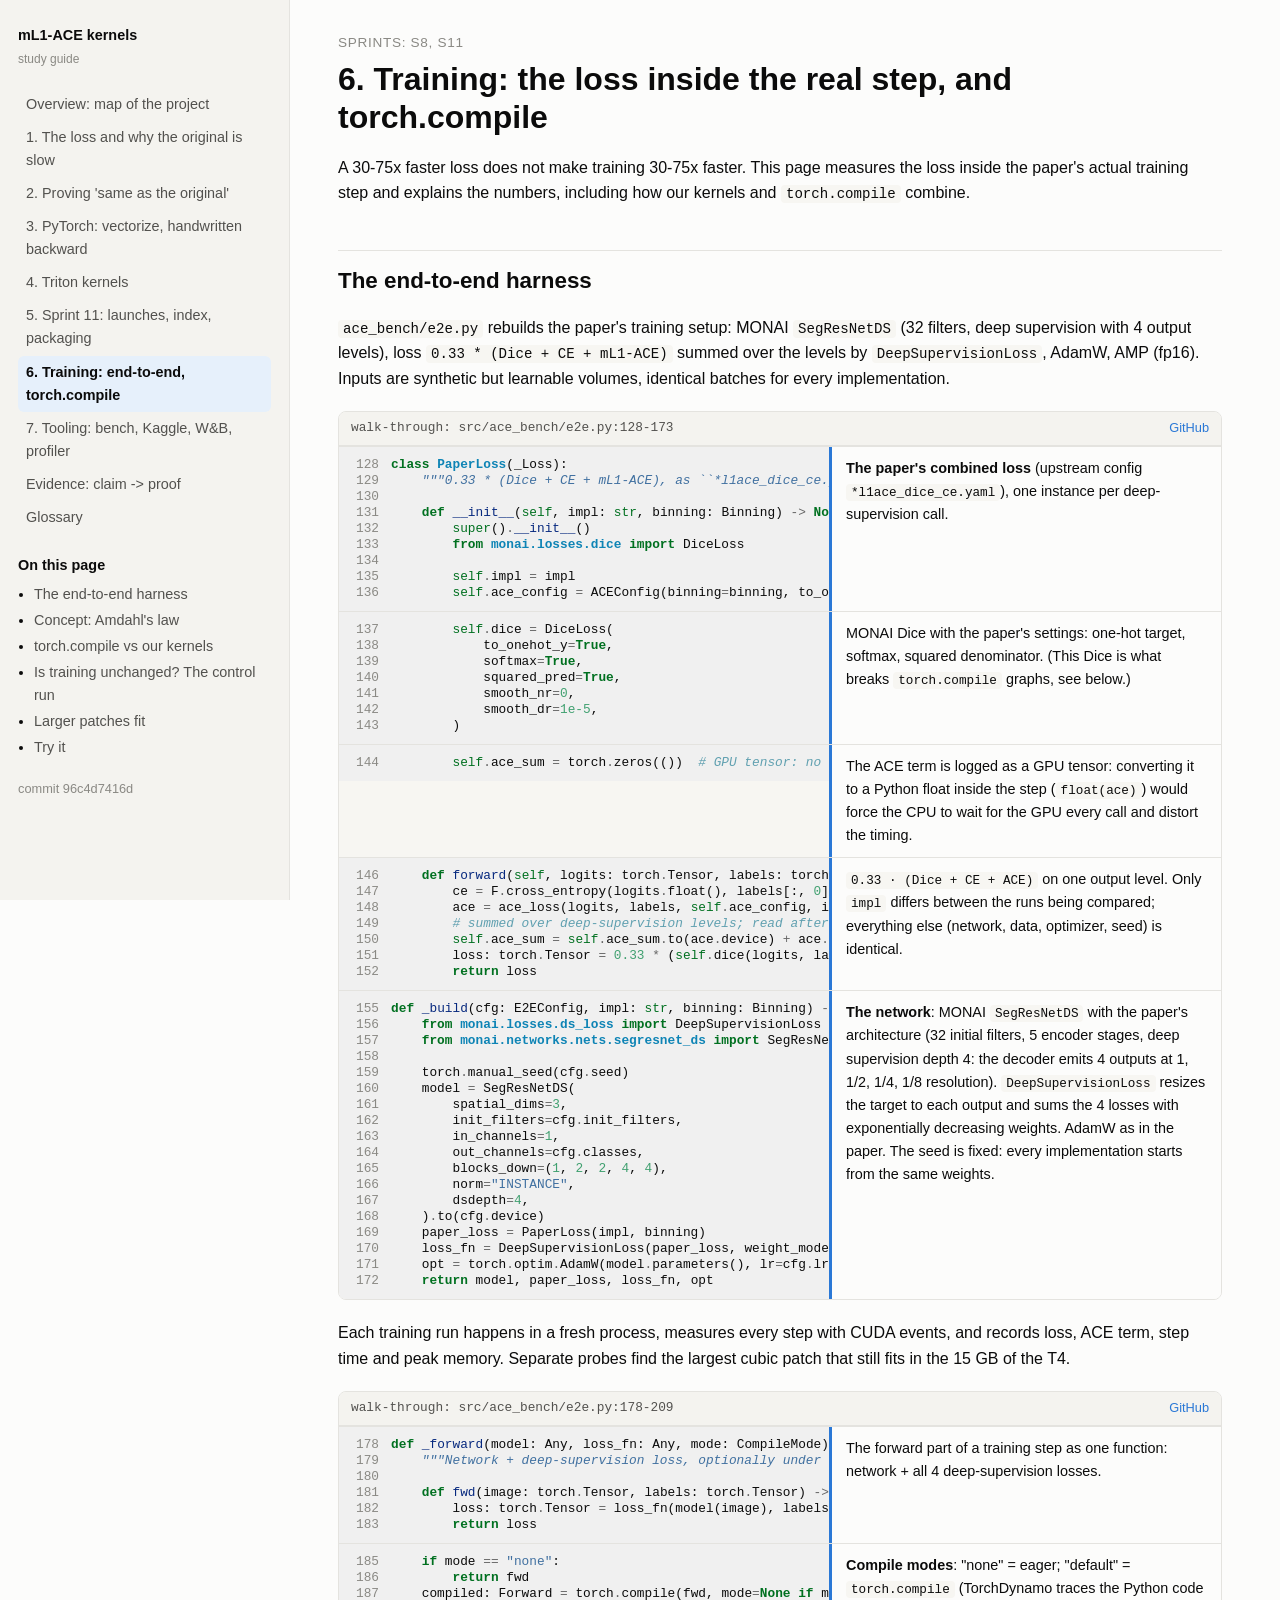
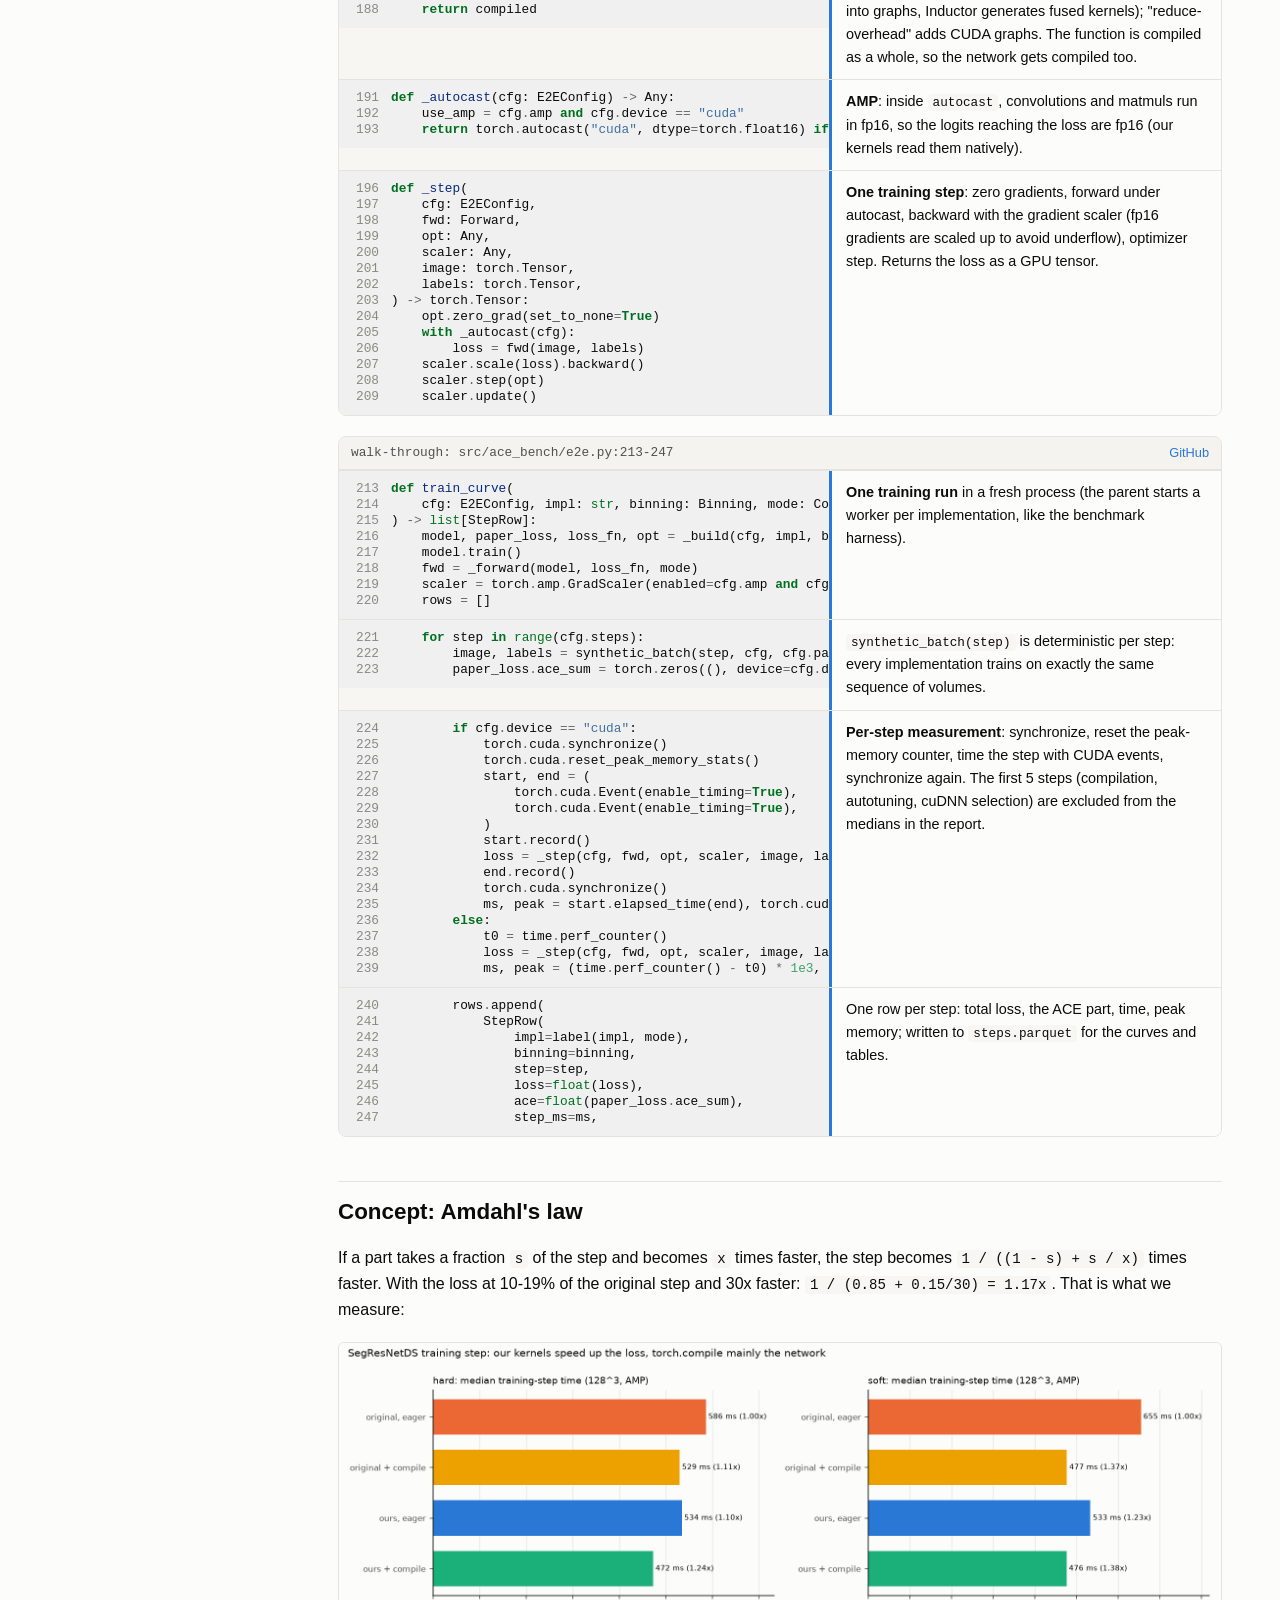
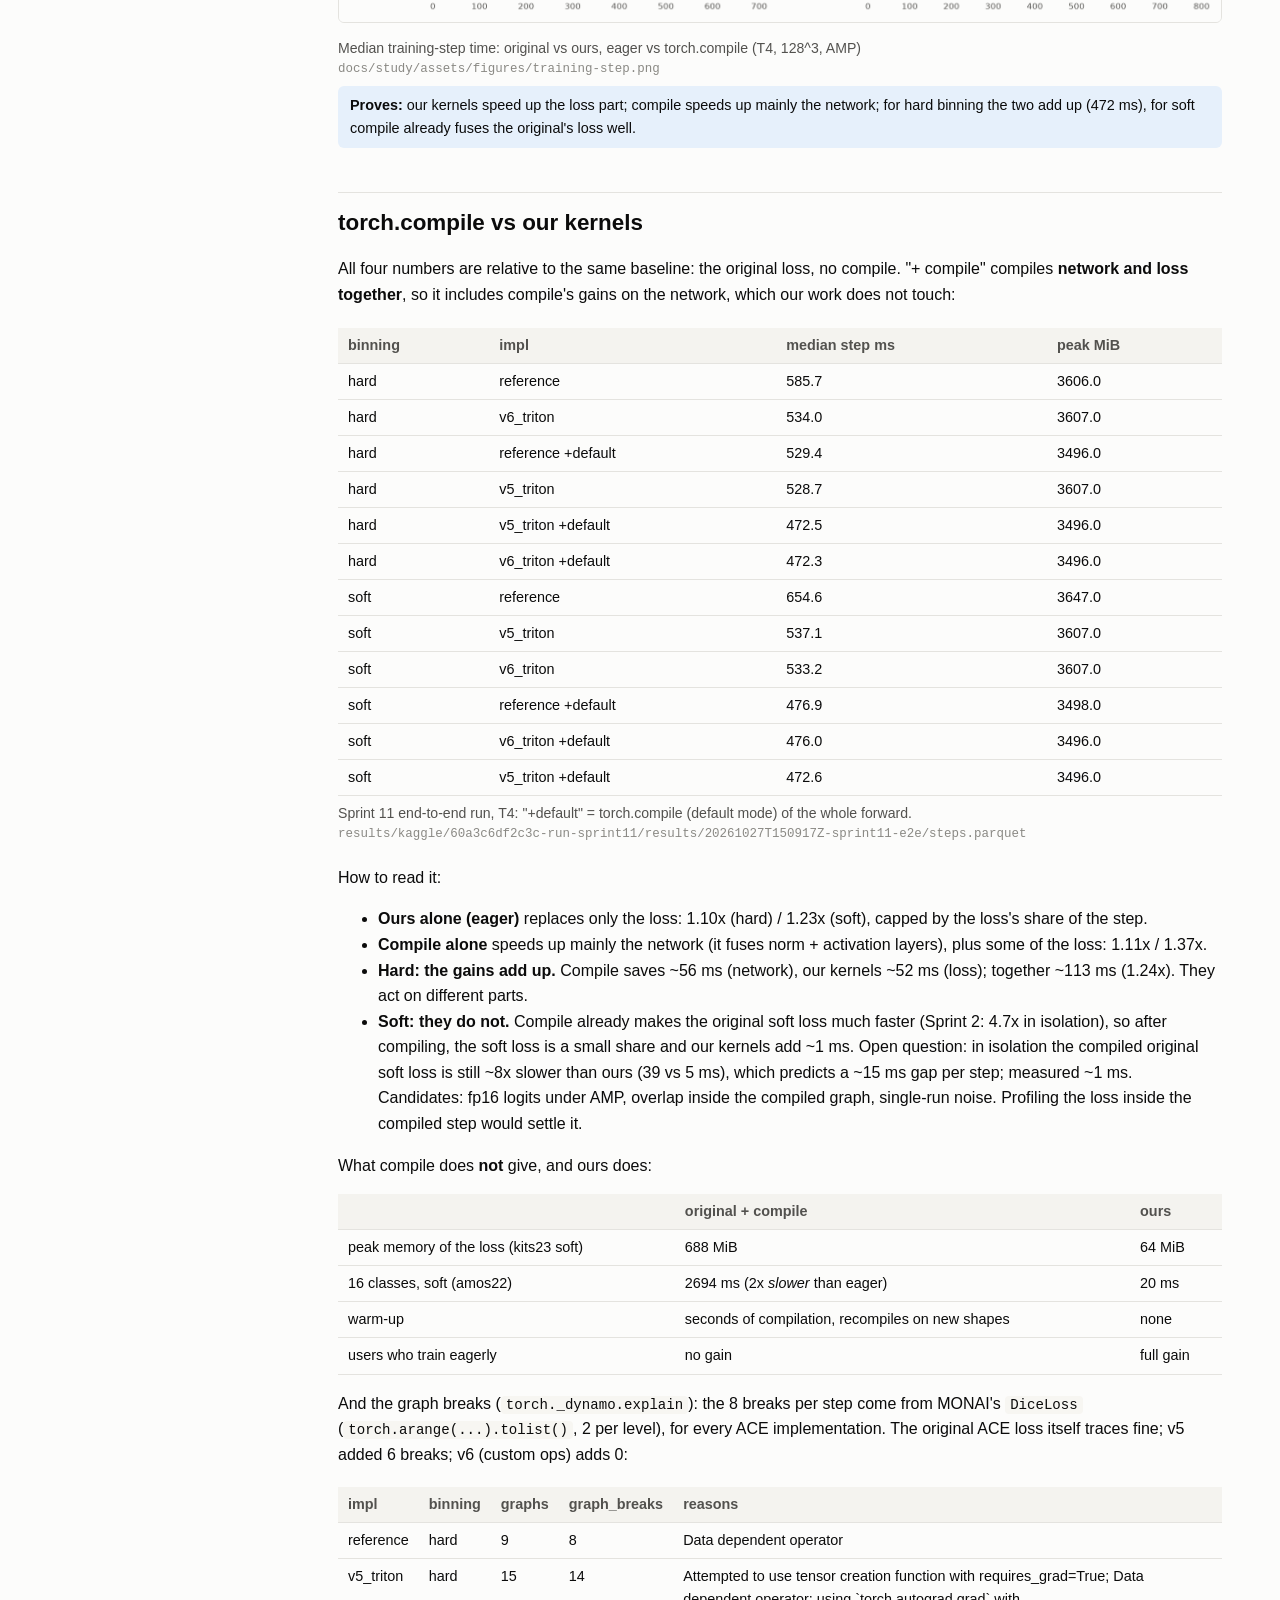
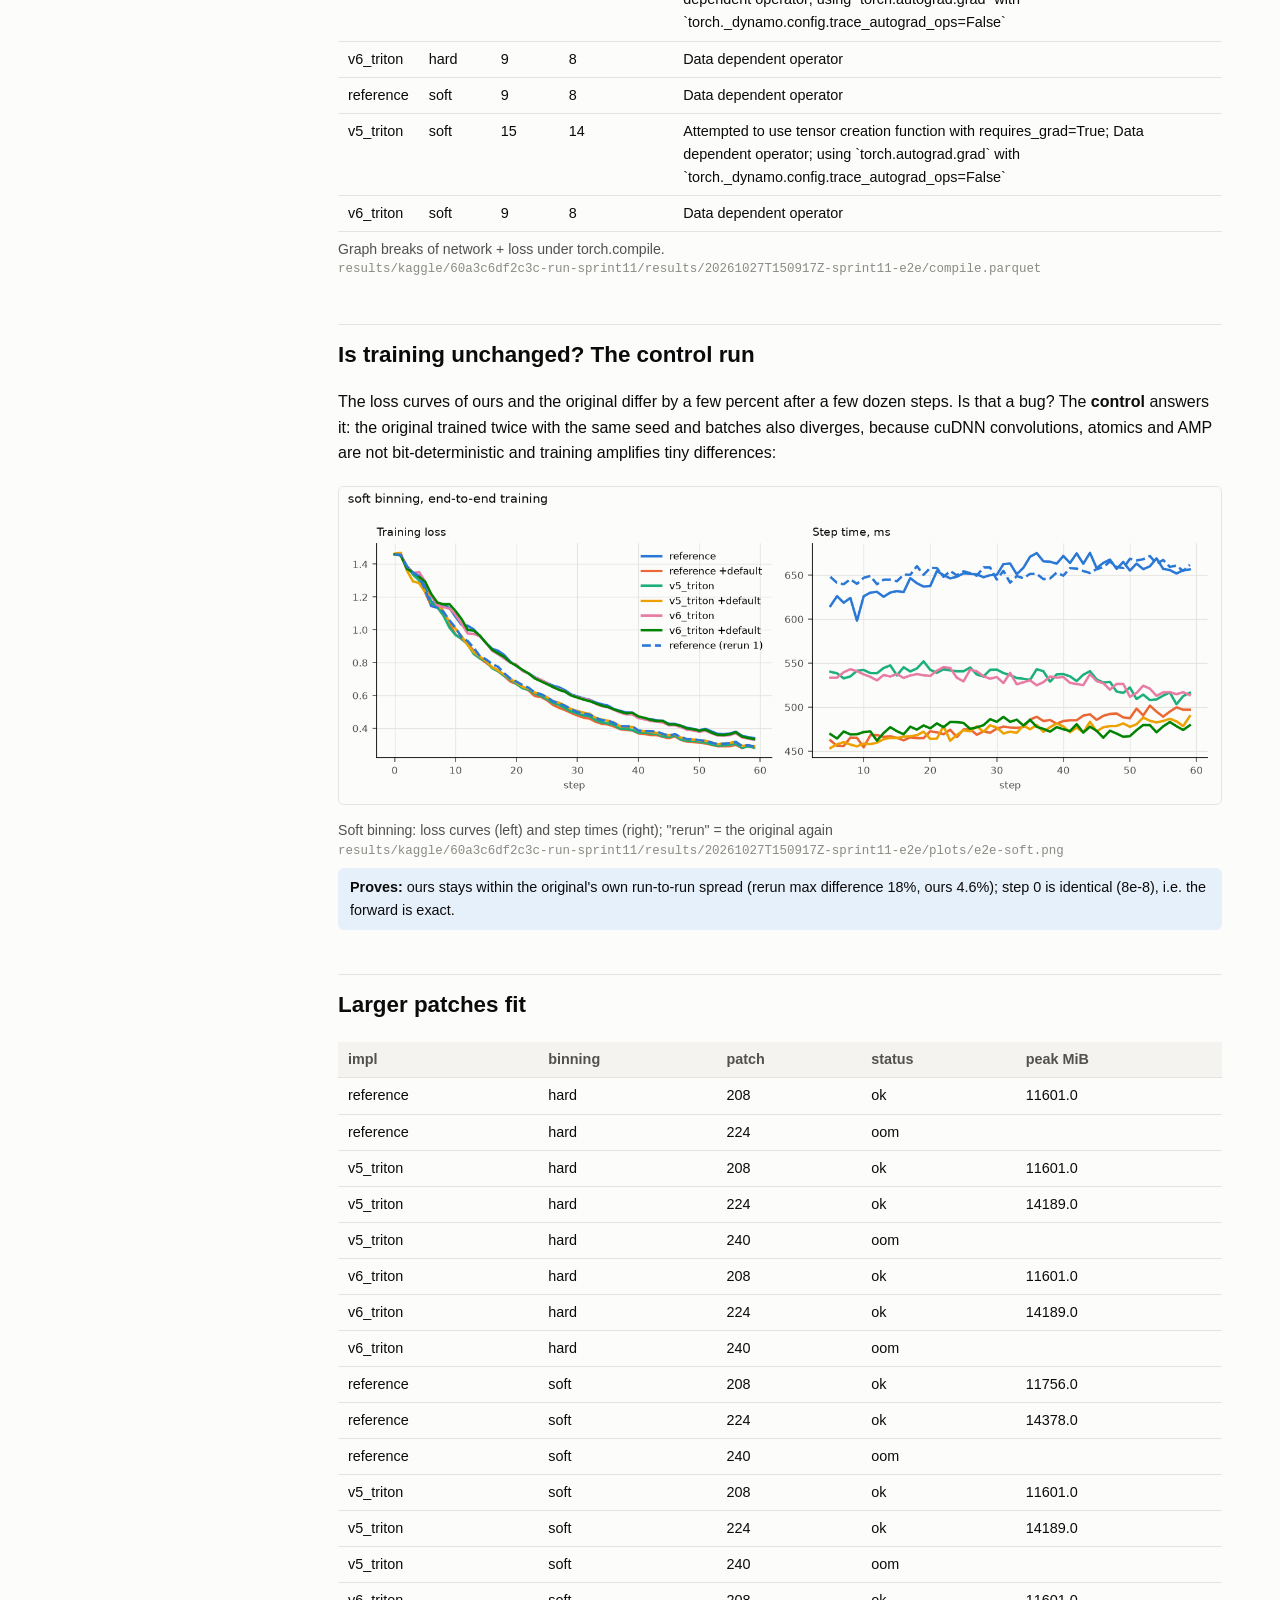
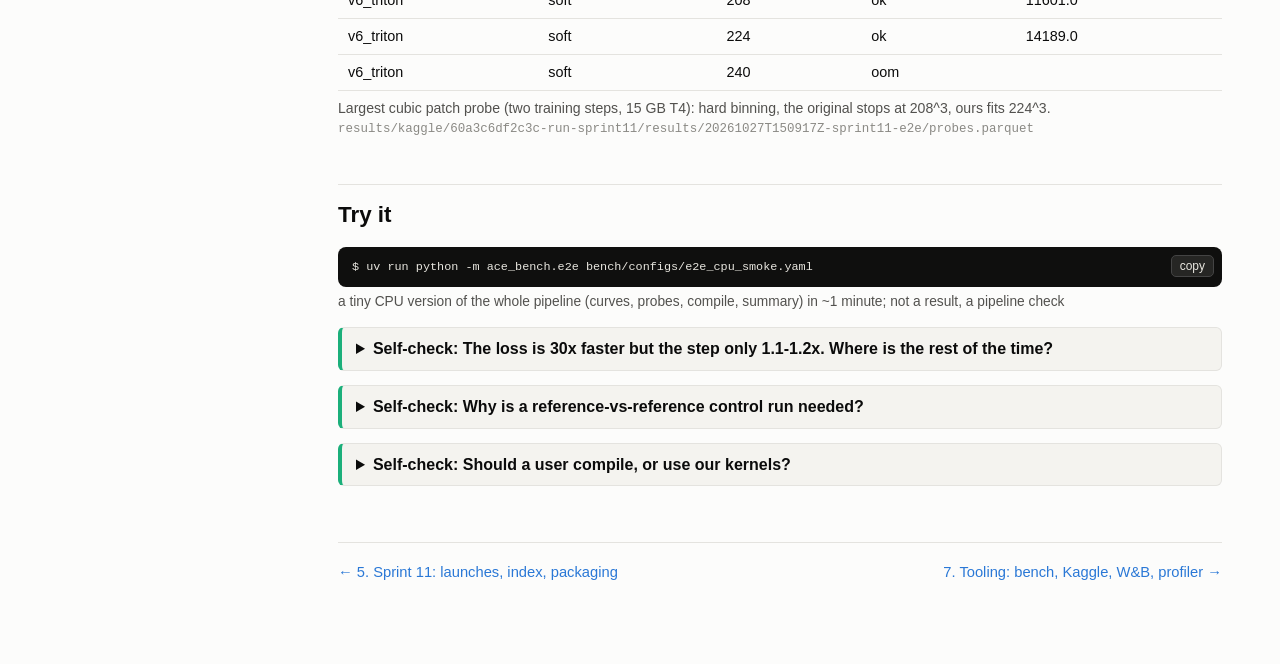
<file: docs/study/06-training.html>
<!doctype html>
<html lang="en"><head><meta charset="utf-8">
<meta name="viewport" content="width=device-width, initial-scale=1">
<title>6. Training: end-to-end, torch.compile | ACE kernels study</title>
<link rel="stylesheet" href="assets/style.css">
<link rel="stylesheet" href="assets/pygments.css">
</head><body>
<aside class="side"><a class="brand" href="index.html">mL1-ACE kernels<br>
<small>study guide</small></a><ol class="pages"><li class=""><a href="index.html">Overview: map of the project</a></li><li class=""><a href="01-loss.html">1. The loss and why the original is slow</a></li><li class=""><a href="02-correctness.html">2. Proving &#x27;same as the original&#x27;</a></li><li class=""><a href="03-pytorch.html">3. PyTorch: vectorize, handwritten backward</a></li><li class=""><a href="04-triton.html">4. Triton kernels</a></li><li class=""><a href="05-sprint11.html">5. Sprint 11: launches, index, packaging</a></li><li class="current"><a href="06-training.html">6. Training: end-to-end, torch.compile</a></li><li class=""><a href="07-tooling.html">7. Tooling: bench, Kaggle, W&amp;B, profiler</a></li><li class=""><a href="evidence.html">Evidence: claim -&gt; proof</a></li><li class=""><a href="glossary.html">Glossary</a></li></ol>
<div class="toc"><b>On this page</b><ul><li><a href="#the-end-to-end-harness">The end-to-end harness</a></li><li><a href="#concept-amdahls-law">Concept: Amdahl's law</a></li><li><a href="#torchcompile-vs-our-kernels">torch.compile vs our kernels</a></li><li><a href="#is-training-unchanged-the-control-run">Is training unchanged? The control run</a></li><li><a href="#larger-patches-fit">Larger patches fit</a></li><li><a href="#try-it">Try it</a></li></ul></div>
<p class="meta">commit 96c4d7416d</p></aside>
<main><p class="sprints">Sprints: S8, S11</p><h1 id="6-training-the-loss-inside-the-real-step-and-torchcompile">6. Training: the loss inside the real step, and torch.compile</h1>
<p>A 30-75x faster loss does not make training 30-75x faster. This page measures the loss
inside the paper's actual training step and explains the numbers, including how our
kernels and <code>torch.compile</code> combine.</p>
<h2 id="the-end-to-end-harness">The end-to-end harness</h2>
<p><code>ace_bench/e2e.py</code> rebuilds the paper's training setup: MONAI <code>SegResNetDS</code> (32
filters, deep supervision with 4 output levels), loss <code>0.33 * (Dice + CE + mL1-ACE)</code>
summed over the levels by <code>DeepSupervisionLoss</code>, AdamW, AMP (fp16). Inputs are
synthetic but learnable volumes, identical batches for every implementation.</p>
<figure class="walk"><div class="code-head"><span class="path">walk-through: src/ace_bench/e2e.py:128-173</span><a href="https://github.com/kapitan05/ace-kernels/blob/96c4d7416d319bfbb3de6fac816f1df55f6fcc1a/src/ace_bench/e2e.py#L128-L173" target="_blank" rel="noopener">GitHub</a></div><div class="step"><div class="step-code"><div class="highlight"><pre><span></span><span class="linenos">128</span><span class="k">class</span><span class="w"> </span><span class="nc">PaperLoss</span><span class="p">(</span><span class="n">_Loss</span><span class="p">):</span>
<span class="linenos">129</span><span class="w">    </span><span class="sd">"""0.33 * (Dice + CE + mL1-ACE), as ``*l1ace_dice_ce.yaml`` upstream."""</span>
<span class="linenos">130</span>
<span class="linenos">131</span>    <span class="k">def</span><span class="w"> </span><span class="fm">__init__</span><span class="p">(</span><span class="bp">self</span><span class="p">,</span> <span class="n">impl</span><span class="p">:</span> <span class="nb">str</span><span class="p">,</span> <span class="n">binning</span><span class="p">:</span> <span class="n">Binning</span><span class="p">)</span> <span class="o">-&gt;</span> <span class="kc">None</span><span class="p">:</span>
<span class="linenos">132</span>        <span class="nb">super</span><span class="p">()</span><span class="o">.</span><span class="fm">__init__</span><span class="p">()</span>
<span class="linenos">133</span>        <span class="kn">from</span><span class="w"> </span><span class="nn">monai.losses.dice</span><span class="w"> </span><span class="kn">import</span> <span class="n">DiceLoss</span>
<span class="linenos">134</span>
<span class="linenos">135</span>        <span class="bp">self</span><span class="o">.</span><span class="n">impl</span> <span class="o">=</span> <span class="n">impl</span>
<span class="linenos">136</span>        <span class="bp">self</span><span class="o">.</span><span class="n">ace_config</span> <span class="o">=</span> <span class="n">ACEConfig</span><span class="p">(</span><span class="n">binning</span><span class="o">=</span><span class="n">binning</span><span class="p">,</span> <span class="n">to_onehot_y</span><span class="o">=</span><span class="kc">True</span><span class="p">)</span>
</pre></div>
</div><div class="step-note"><p><strong>The paper's combined loss</strong> (upstream config <code>*l1ace_dice_ce.yaml</code>), one instance per deep-supervision call.</p></div></div><div class="step"><div class="step-code"><div class="highlight"><pre><span></span><span class="linenos">137</span>        <span class="bp">self</span><span class="o">.</span><span class="n">dice</span> <span class="o">=</span> <span class="n">DiceLoss</span><span class="p">(</span>
<span class="linenos">138</span>            <span class="n">to_onehot_y</span><span class="o">=</span><span class="kc">True</span><span class="p">,</span>
<span class="linenos">139</span>            <span class="n">softmax</span><span class="o">=</span><span class="kc">True</span><span class="p">,</span>
<span class="linenos">140</span>            <span class="n">squared_pred</span><span class="o">=</span><span class="kc">True</span><span class="p">,</span>
<span class="linenos">141</span>            <span class="n">smooth_nr</span><span class="o">=</span><span class="mi">0</span><span class="p">,</span>
<span class="linenos">142</span>            <span class="n">smooth_dr</span><span class="o">=</span><span class="mf">1e-5</span><span class="p">,</span>
<span class="linenos">143</span>        <span class="p">)</span>
</pre></div>
</div><div class="step-note"><p>MONAI Dice with the paper's settings: one-hot target, softmax, squared denominator. (This Dice is what breaks <code>torch.compile</code> graphs, see below.)</p></div></div><div class="step"><div class="step-code"><div class="highlight"><pre><span></span><span class="linenos">144</span>        <span class="bp">self</span><span class="o">.</span><span class="n">ace_sum</span> <span class="o">=</span> <span class="n">torch</span><span class="o">.</span><span class="n">zeros</span><span class="p">(())</span>  <span class="c1"># GPU tensor: no host sync inside the step</span>
</pre></div>
</div><div class="step-note"><p>The ACE term is logged as a GPU tensor: converting it to a Python float inside the step (<code>float(ace)</code>) would force the CPU to wait for the GPU every call and distort the timing.</p></div></div><div class="step"><div class="step-code"><div class="highlight"><pre><span></span><span class="linenos">146</span>    <span class="k">def</span><span class="w"> </span><span class="nf">forward</span><span class="p">(</span><span class="bp">self</span><span class="p">,</span> <span class="n">logits</span><span class="p">:</span> <span class="n">torch</span><span class="o">.</span><span class="n">Tensor</span><span class="p">,</span> <span class="n">labels</span><span class="p">:</span> <span class="n">torch</span><span class="o">.</span><span class="n">Tensor</span><span class="p">)</span> <span class="o">-&gt;</span> <span class="n">torch</span><span class="o">.</span><span class="n">Tensor</span><span class="p">:</span>
<span class="linenos">147</span>        <span class="n">ce</span> <span class="o">=</span> <span class="n">F</span><span class="o">.</span><span class="n">cross_entropy</span><span class="p">(</span><span class="n">logits</span><span class="o">.</span><span class="n">float</span><span class="p">(),</span> <span class="n">labels</span><span class="p">[:,</span> <span class="mi">0</span><span class="p">]</span><span class="o">.</span><span class="n">long</span><span class="p">())</span>
<span class="linenos">148</span>        <span class="n">ace</span> <span class="o">=</span> <span class="n">ace_loss</span><span class="p">(</span><span class="n">logits</span><span class="p">,</span> <span class="n">labels</span><span class="p">,</span> <span class="bp">self</span><span class="o">.</span><span class="n">ace_config</span><span class="p">,</span> <span class="n">impl</span><span class="o">=</span><span class="bp">self</span><span class="o">.</span><span class="n">impl</span><span class="p">)</span>
<span class="linenos">149</span>        <span class="c1"># summed over deep-supervision levels; read after the timed step</span>
<span class="linenos">150</span>        <span class="bp">self</span><span class="o">.</span><span class="n">ace_sum</span> <span class="o">=</span> <span class="bp">self</span><span class="o">.</span><span class="n">ace_sum</span><span class="o">.</span><span class="n">to</span><span class="p">(</span><span class="n">ace</span><span class="o">.</span><span class="n">device</span><span class="p">)</span> <span class="o">+</span> <span class="n">ace</span><span class="o">.</span><span class="n">detach</span><span class="p">()</span><span class="o">.</span><span class="n">float</span><span class="p">()</span>
<span class="linenos">151</span>        <span class="n">loss</span><span class="p">:</span> <span class="n">torch</span><span class="o">.</span><span class="n">Tensor</span> <span class="o">=</span> <span class="mf">0.33</span> <span class="o">*</span> <span class="p">(</span><span class="bp">self</span><span class="o">.</span><span class="n">dice</span><span class="p">(</span><span class="n">logits</span><span class="p">,</span> <span class="n">labels</span><span class="p">)</span> <span class="o">+</span> <span class="n">ce</span> <span class="o">+</span> <span class="n">ace</span><span class="p">)</span>
<span class="linenos">152</span>        <span class="k">return</span> <span class="n">loss</span>
</pre></div>
</div><div class="step-note"><p><code>0.33 · (Dice + CE + ACE)</code> on one output level. Only <code>impl</code> differs between the runs being compared; everything else (network, data, optimizer, seed) is identical.</p></div></div><div class="step"><div class="step-code"><div class="highlight"><pre><span></span><span class="linenos">155</span><span class="k">def</span><span class="w"> </span><span class="nf">_build</span><span class="p">(</span><span class="n">cfg</span><span class="p">:</span> <span class="n">E2EConfig</span><span class="p">,</span> <span class="n">impl</span><span class="p">:</span> <span class="nb">str</span><span class="p">,</span> <span class="n">binning</span><span class="p">:</span> <span class="n">Binning</span><span class="p">)</span> <span class="o">-&gt;</span> <span class="nb">tuple</span><span class="p">[</span><span class="n">Any</span><span class="p">,</span> <span class="n">Any</span><span class="p">,</span> <span class="n">Any</span><span class="p">,</span> <span class="n">Any</span><span class="p">]:</span>
<span class="linenos">156</span>    <span class="kn">from</span><span class="w"> </span><span class="nn">monai.losses.ds_loss</span><span class="w"> </span><span class="kn">import</span> <span class="n">DeepSupervisionLoss</span>
<span class="linenos">157</span>    <span class="kn">from</span><span class="w"> </span><span class="nn">monai.networks.nets.segresnet_ds</span><span class="w"> </span><span class="kn">import</span> <span class="n">SegResNetDS</span>
<span class="linenos">158</span>
<span class="linenos">159</span>    <span class="n">torch</span><span class="o">.</span><span class="n">manual_seed</span><span class="p">(</span><span class="n">cfg</span><span class="o">.</span><span class="n">seed</span><span class="p">)</span>
<span class="linenos">160</span>    <span class="n">model</span> <span class="o">=</span> <span class="n">SegResNetDS</span><span class="p">(</span>
<span class="linenos">161</span>        <span class="n">spatial_dims</span><span class="o">=</span><span class="mi">3</span><span class="p">,</span>
<span class="linenos">162</span>        <span class="n">init_filters</span><span class="o">=</span><span class="n">cfg</span><span class="o">.</span><span class="n">init_filters</span><span class="p">,</span>
<span class="linenos">163</span>        <span class="n">in_channels</span><span class="o">=</span><span class="mi">1</span><span class="p">,</span>
<span class="linenos">164</span>        <span class="n">out_channels</span><span class="o">=</span><span class="n">cfg</span><span class="o">.</span><span class="n">classes</span><span class="p">,</span>
<span class="linenos">165</span>        <span class="n">blocks_down</span><span class="o">=</span><span class="p">(</span><span class="mi">1</span><span class="p">,</span> <span class="mi">2</span><span class="p">,</span> <span class="mi">2</span><span class="p">,</span> <span class="mi">4</span><span class="p">,</span> <span class="mi">4</span><span class="p">),</span>
<span class="linenos">166</span>        <span class="n">norm</span><span class="o">=</span><span class="s2">"INSTANCE"</span><span class="p">,</span>
<span class="linenos">167</span>        <span class="n">dsdepth</span><span class="o">=</span><span class="mi">4</span><span class="p">,</span>
<span class="linenos">168</span>    <span class="p">)</span><span class="o">.</span><span class="n">to</span><span class="p">(</span><span class="n">cfg</span><span class="o">.</span><span class="n">device</span><span class="p">)</span>
<span class="linenos">169</span>    <span class="n">paper_loss</span> <span class="o">=</span> <span class="n">PaperLoss</span><span class="p">(</span><span class="n">impl</span><span class="p">,</span> <span class="n">binning</span><span class="p">)</span>
<span class="linenos">170</span>    <span class="n">loss_fn</span> <span class="o">=</span> <span class="n">DeepSupervisionLoss</span><span class="p">(</span><span class="n">paper_loss</span><span class="p">,</span> <span class="n">weight_mode</span><span class="o">=</span><span class="s2">"exp"</span><span class="p">)</span>
<span class="linenos">171</span>    <span class="n">opt</span> <span class="o">=</span> <span class="n">torch</span><span class="o">.</span><span class="n">optim</span><span class="o">.</span><span class="n">AdamW</span><span class="p">(</span><span class="n">model</span><span class="o">.</span><span class="n">parameters</span><span class="p">(),</span> <span class="n">lr</span><span class="o">=</span><span class="n">cfg</span><span class="o">.</span><span class="n">lr</span><span class="p">,</span> <span class="n">weight_decay</span><span class="o">=</span><span class="mf">1e-5</span><span class="p">)</span>
<span class="linenos">172</span>    <span class="k">return</span> <span class="n">model</span><span class="p">,</span> <span class="n">paper_loss</span><span class="p">,</span> <span class="n">loss_fn</span><span class="p">,</span> <span class="n">opt</span>
</pre></div>
</div><div class="step-note"><p><strong>The network</strong>: MONAI <code>SegResNetDS</code> with the paper's architecture (32 initial filters, 5 encoder stages, deep supervision depth 4: the decoder emits 4 outputs at 1, 1/2, 1/4, 1/8 resolution). <code>DeepSupervisionLoss</code> resizes the target to each output and sums the 4 losses with exponentially decreasing weights. AdamW as in the paper. The seed is fixed: every implementation starts from the same weights.</p></div></div></figure>
<p>Each training run happens in a fresh process, measures every step with CUDA events,
and records loss, ACE term, step time and peak memory. Separate probes find the
largest cubic patch that still fits in the 15 GB of the T4.</p>
<figure class="walk"><div class="code-head"><span class="path">walk-through: src/ace_bench/e2e.py:178-209</span><a href="https://github.com/kapitan05/ace-kernels/blob/96c4d7416d319bfbb3de6fac816f1df55f6fcc1a/src/ace_bench/e2e.py#L178-L209" target="_blank" rel="noopener">GitHub</a></div><div class="step"><div class="step-code"><div class="highlight"><pre><span></span><span class="linenos">178</span><span class="k">def</span><span class="w"> </span><span class="nf">_forward</span><span class="p">(</span><span class="n">model</span><span class="p">:</span> <span class="n">Any</span><span class="p">,</span> <span class="n">loss_fn</span><span class="p">:</span> <span class="n">Any</span><span class="p">,</span> <span class="n">mode</span><span class="p">:</span> <span class="n">CompileMode</span><span class="p">)</span> <span class="o">-&gt;</span> <span class="n">Forward</span><span class="p">:</span>
<span class="linenos">179</span><span class="w">    </span><span class="sd">"""Network + deep-supervision loss, optionally under ``torch.compile``."""</span>
<span class="linenos">180</span>
<span class="linenos">181</span>    <span class="k">def</span><span class="w"> </span><span class="nf">fwd</span><span class="p">(</span><span class="n">image</span><span class="p">:</span> <span class="n">torch</span><span class="o">.</span><span class="n">Tensor</span><span class="p">,</span> <span class="n">labels</span><span class="p">:</span> <span class="n">torch</span><span class="o">.</span><span class="n">Tensor</span><span class="p">)</span> <span class="o">-&gt;</span> <span class="n">torch</span><span class="o">.</span><span class="n">Tensor</span><span class="p">:</span>
<span class="linenos">182</span>        <span class="n">loss</span><span class="p">:</span> <span class="n">torch</span><span class="o">.</span><span class="n">Tensor</span> <span class="o">=</span> <span class="n">loss_fn</span><span class="p">(</span><span class="n">model</span><span class="p">(</span><span class="n">image</span><span class="p">),</span> <span class="n">labels</span><span class="p">)</span>
<span class="linenos">183</span>        <span class="k">return</span> <span class="n">loss</span>
</pre></div>
</div><div class="step-note"><p>The forward part of a training step as one function: network + all 4 deep-supervision losses.</p></div></div><div class="step"><div class="step-code"><div class="highlight"><pre><span></span><span class="linenos">185</span>    <span class="k">if</span> <span class="n">mode</span> <span class="o">==</span> <span class="s2">"none"</span><span class="p">:</span>
<span class="linenos">186</span>        <span class="k">return</span> <span class="n">fwd</span>
<span class="linenos">187</span>    <span class="n">compiled</span><span class="p">:</span> <span class="n">Forward</span> <span class="o">=</span> <span class="n">torch</span><span class="o">.</span><span class="n">compile</span><span class="p">(</span><span class="n">fwd</span><span class="p">,</span> <span class="n">mode</span><span class="o">=</span><span class="kc">None</span> <span class="k">if</span> <span class="n">mode</span> <span class="o">==</span> <span class="s2">"default"</span> <span class="k">else</span> <span class="n">mode</span><span class="p">)</span>
<span class="linenos">188</span>    <span class="k">return</span> <span class="n">compiled</span>
</pre></div>
</div><div class="step-note"><p><strong>Compile modes</strong>: "none" = eager; "default" = <code>torch.compile</code> (TorchDynamo traces the Python code into graphs, Inductor generates fused kernels); "reduce-overhead" adds CUDA graphs. The function is compiled as a whole, so the network gets compiled too.</p></div></div><div class="step"><div class="step-code"><div class="highlight"><pre><span></span><span class="linenos">191</span><span class="k">def</span><span class="w"> </span><span class="nf">_autocast</span><span class="p">(</span><span class="n">cfg</span><span class="p">:</span> <span class="n">E2EConfig</span><span class="p">)</span> <span class="o">-&gt;</span> <span class="n">Any</span><span class="p">:</span>
<span class="linenos">192</span>    <span class="n">use_amp</span> <span class="o">=</span> <span class="n">cfg</span><span class="o">.</span><span class="n">amp</span> <span class="ow">and</span> <span class="n">cfg</span><span class="o">.</span><span class="n">device</span> <span class="o">==</span> <span class="s2">"cuda"</span>
<span class="linenos">193</span>    <span class="k">return</span> <span class="n">torch</span><span class="o">.</span><span class="n">autocast</span><span class="p">(</span><span class="s2">"cuda"</span><span class="p">,</span> <span class="n">dtype</span><span class="o">=</span><span class="n">torch</span><span class="o">.</span><span class="n">float16</span><span class="p">)</span> <span class="k">if</span> <span class="n">use_amp</span> <span class="k">else</span> <span class="n">nullcontext</span><span class="p">()</span>
</pre></div>
</div><div class="step-note"><p><strong>AMP</strong>: inside <code>autocast</code>, convolutions and matmuls run in fp16, so the logits reaching the loss are fp16 (our kernels read them natively).</p></div></div><div class="step"><div class="step-code"><div class="highlight"><pre><span></span><span class="linenos">196</span><span class="k">def</span><span class="w"> </span><span class="nf">_step</span><span class="p">(</span>
<span class="linenos">197</span>    <span class="n">cfg</span><span class="p">:</span> <span class="n">E2EConfig</span><span class="p">,</span>
<span class="linenos">198</span>    <span class="n">fwd</span><span class="p">:</span> <span class="n">Forward</span><span class="p">,</span>
<span class="linenos">199</span>    <span class="n">opt</span><span class="p">:</span> <span class="n">Any</span><span class="p">,</span>
<span class="linenos">200</span>    <span class="n">scaler</span><span class="p">:</span> <span class="n">Any</span><span class="p">,</span>
<span class="linenos">201</span>    <span class="n">image</span><span class="p">:</span> <span class="n">torch</span><span class="o">.</span><span class="n">Tensor</span><span class="p">,</span>
<span class="linenos">202</span>    <span class="n">labels</span><span class="p">:</span> <span class="n">torch</span><span class="o">.</span><span class="n">Tensor</span><span class="p">,</span>
<span class="linenos">203</span><span class="p">)</span> <span class="o">-&gt;</span> <span class="n">torch</span><span class="o">.</span><span class="n">Tensor</span><span class="p">:</span>
<span class="linenos">204</span>    <span class="n">opt</span><span class="o">.</span><span class="n">zero_grad</span><span class="p">(</span><span class="n">set_to_none</span><span class="o">=</span><span class="kc">True</span><span class="p">)</span>
<span class="linenos">205</span>    <span class="k">with</span> <span class="n">_autocast</span><span class="p">(</span><span class="n">cfg</span><span class="p">):</span>
<span class="linenos">206</span>        <span class="n">loss</span> <span class="o">=</span> <span class="n">fwd</span><span class="p">(</span><span class="n">image</span><span class="p">,</span> <span class="n">labels</span><span class="p">)</span>
<span class="linenos">207</span>    <span class="n">scaler</span><span class="o">.</span><span class="n">scale</span><span class="p">(</span><span class="n">loss</span><span class="p">)</span><span class="o">.</span><span class="n">backward</span><span class="p">()</span>
<span class="linenos">208</span>    <span class="n">scaler</span><span class="o">.</span><span class="n">step</span><span class="p">(</span><span class="n">opt</span><span class="p">)</span>
<span class="linenos">209</span>    <span class="n">scaler</span><span class="o">.</span><span class="n">update</span><span class="p">()</span>
</pre></div>
</div><div class="step-note"><p><strong>One training step</strong>: zero gradients, forward under autocast, backward with the gradient scaler (fp16 gradients are scaled up to avoid underflow), optimizer step. Returns the loss as a GPU tensor.</p></div></div></figure>
<figure class="walk"><div class="code-head"><span class="path">walk-through: src/ace_bench/e2e.py:213-247</span><a href="https://github.com/kapitan05/ace-kernels/blob/96c4d7416d319bfbb3de6fac816f1df55f6fcc1a/src/ace_bench/e2e.py#L213-L247" target="_blank" rel="noopener">GitHub</a></div><div class="step"><div class="step-code"><div class="highlight"><pre><span></span><span class="linenos">213</span><span class="k">def</span><span class="w"> </span><span class="nf">train_curve</span><span class="p">(</span>
<span class="linenos">214</span>    <span class="n">cfg</span><span class="p">:</span> <span class="n">E2EConfig</span><span class="p">,</span> <span class="n">impl</span><span class="p">:</span> <span class="nb">str</span><span class="p">,</span> <span class="n">binning</span><span class="p">:</span> <span class="n">Binning</span><span class="p">,</span> <span class="n">mode</span><span class="p">:</span> <span class="n">CompileMode</span> <span class="o">=</span> <span class="s2">"none"</span>
<span class="linenos">215</span><span class="p">)</span> <span class="o">-&gt;</span> <span class="nb">list</span><span class="p">[</span><span class="n">StepRow</span><span class="p">]:</span>
<span class="linenos">216</span>    <span class="n">model</span><span class="p">,</span> <span class="n">paper_loss</span><span class="p">,</span> <span class="n">loss_fn</span><span class="p">,</span> <span class="n">opt</span> <span class="o">=</span> <span class="n">_build</span><span class="p">(</span><span class="n">cfg</span><span class="p">,</span> <span class="n">impl</span><span class="p">,</span> <span class="n">binning</span><span class="p">)</span>
<span class="linenos">217</span>    <span class="n">model</span><span class="o">.</span><span class="n">train</span><span class="p">()</span>
<span class="linenos">218</span>    <span class="n">fwd</span> <span class="o">=</span> <span class="n">_forward</span><span class="p">(</span><span class="n">model</span><span class="p">,</span> <span class="n">loss_fn</span><span class="p">,</span> <span class="n">mode</span><span class="p">)</span>
<span class="linenos">219</span>    <span class="n">scaler</span> <span class="o">=</span> <span class="n">torch</span><span class="o">.</span><span class="n">amp</span><span class="o">.</span><span class="n">GradScaler</span><span class="p">(</span><span class="n">enabled</span><span class="o">=</span><span class="n">cfg</span><span class="o">.</span><span class="n">amp</span> <span class="ow">and</span> <span class="n">cfg</span><span class="o">.</span><span class="n">device</span> <span class="o">==</span> <span class="s2">"cuda"</span><span class="p">)</span>
<span class="linenos">220</span>    <span class="n">rows</span> <span class="o">=</span> <span class="p">[]</span>
</pre></div>
</div><div class="step-note"><p><strong>One training run</strong> in a fresh process (the parent starts a worker per implementation, like the benchmark harness).</p></div></div><div class="step"><div class="step-code"><div class="highlight"><pre><span></span><span class="linenos">221</span>    <span class="k">for</span> <span class="n">step</span> <span class="ow">in</span> <span class="nb">range</span><span class="p">(</span><span class="n">cfg</span><span class="o">.</span><span class="n">steps</span><span class="p">):</span>
<span class="linenos">222</span>        <span class="n">image</span><span class="p">,</span> <span class="n">labels</span> <span class="o">=</span> <span class="n">synthetic_batch</span><span class="p">(</span><span class="n">step</span><span class="p">,</span> <span class="n">cfg</span><span class="p">,</span> <span class="n">cfg</span><span class="o">.</span><span class="n">patch</span><span class="p">,</span> <span class="n">cfg</span><span class="o">.</span><span class="n">device</span><span class="p">)</span>
<span class="linenos">223</span>        <span class="n">paper_loss</span><span class="o">.</span><span class="n">ace_sum</span> <span class="o">=</span> <span class="n">torch</span><span class="o">.</span><span class="n">zeros</span><span class="p">((),</span> <span class="n">device</span><span class="o">=</span><span class="n">cfg</span><span class="o">.</span><span class="n">device</span><span class="p">)</span>
</pre></div>
</div><div class="step-note"><p><code>synthetic_batch(step)</code> is deterministic per step: every implementation trains on exactly the same sequence of volumes.</p></div></div><div class="step"><div class="step-code"><div class="highlight"><pre><span></span><span class="linenos">224</span>        <span class="k">if</span> <span class="n">cfg</span><span class="o">.</span><span class="n">device</span> <span class="o">==</span> <span class="s2">"cuda"</span><span class="p">:</span>
<span class="linenos">225</span>            <span class="n">torch</span><span class="o">.</span><span class="n">cuda</span><span class="o">.</span><span class="n">synchronize</span><span class="p">()</span>
<span class="linenos">226</span>            <span class="n">torch</span><span class="o">.</span><span class="n">cuda</span><span class="o">.</span><span class="n">reset_peak_memory_stats</span><span class="p">()</span>
<span class="linenos">227</span>            <span class="n">start</span><span class="p">,</span> <span class="n">end</span> <span class="o">=</span> <span class="p">(</span>
<span class="linenos">228</span>                <span class="n">torch</span><span class="o">.</span><span class="n">cuda</span><span class="o">.</span><span class="n">Event</span><span class="p">(</span><span class="n">enable_timing</span><span class="o">=</span><span class="kc">True</span><span class="p">),</span>
<span class="linenos">229</span>                <span class="n">torch</span><span class="o">.</span><span class="n">cuda</span><span class="o">.</span><span class="n">Event</span><span class="p">(</span><span class="n">enable_timing</span><span class="o">=</span><span class="kc">True</span><span class="p">),</span>
<span class="linenos">230</span>            <span class="p">)</span>
<span class="linenos">231</span>            <span class="n">start</span><span class="o">.</span><span class="n">record</span><span class="p">()</span>
<span class="linenos">232</span>            <span class="n">loss</span> <span class="o">=</span> <span class="n">_step</span><span class="p">(</span><span class="n">cfg</span><span class="p">,</span> <span class="n">fwd</span><span class="p">,</span> <span class="n">opt</span><span class="p">,</span> <span class="n">scaler</span><span class="p">,</span> <span class="n">image</span><span class="p">,</span> <span class="n">labels</span><span class="p">)</span>
<span class="linenos">233</span>            <span class="n">end</span><span class="o">.</span><span class="n">record</span><span class="p">()</span>
<span class="linenos">234</span>            <span class="n">torch</span><span class="o">.</span><span class="n">cuda</span><span class="o">.</span><span class="n">synchronize</span><span class="p">()</span>
<span class="linenos">235</span>            <span class="n">ms</span><span class="p">,</span> <span class="n">peak</span> <span class="o">=</span> <span class="n">start</span><span class="o">.</span><span class="n">elapsed_time</span><span class="p">(</span><span class="n">end</span><span class="p">),</span> <span class="n">torch</span><span class="o">.</span><span class="n">cuda</span><span class="o">.</span><span class="n">max_memory_allocated</span><span class="p">()</span> <span class="o">/</span> <span class="n">MiB</span>
<span class="linenos">236</span>        <span class="k">else</span><span class="p">:</span>
<span class="linenos">237</span>            <span class="n">t0</span> <span class="o">=</span> <span class="n">time</span><span class="o">.</span><span class="n">perf_counter</span><span class="p">()</span>
<span class="linenos">238</span>            <span class="n">loss</span> <span class="o">=</span> <span class="n">_step</span><span class="p">(</span><span class="n">cfg</span><span class="p">,</span> <span class="n">fwd</span><span class="p">,</span> <span class="n">opt</span><span class="p">,</span> <span class="n">scaler</span><span class="p">,</span> <span class="n">image</span><span class="p">,</span> <span class="n">labels</span><span class="p">)</span>
<span class="linenos">239</span>            <span class="n">ms</span><span class="p">,</span> <span class="n">peak</span> <span class="o">=</span> <span class="p">(</span><span class="n">time</span><span class="o">.</span><span class="n">perf_counter</span><span class="p">()</span> <span class="o">-</span> <span class="n">t0</span><span class="p">)</span> <span class="o">*</span> <span class="mf">1e3</span><span class="p">,</span> <span class="kc">None</span>
</pre></div>
</div><div class="step-note"><p><strong>Per-step measurement</strong>: synchronize, reset the peak-memory counter, time the step with CUDA events, synchronize again. The first 5 steps (compilation, autotuning, cuDNN selection) are excluded from the medians in the report.</p></div></div><div class="step"><div class="step-code"><div class="highlight"><pre><span></span><span class="linenos">240</span>        <span class="n">rows</span><span class="o">.</span><span class="n">append</span><span class="p">(</span>
<span class="linenos">241</span>            <span class="n">StepRow</span><span class="p">(</span>
<span class="linenos">242</span>                <span class="n">impl</span><span class="o">=</span><span class="n">label</span><span class="p">(</span><span class="n">impl</span><span class="p">,</span> <span class="n">mode</span><span class="p">),</span>
<span class="linenos">243</span>                <span class="n">binning</span><span class="o">=</span><span class="n">binning</span><span class="p">,</span>
<span class="linenos">244</span>                <span class="n">step</span><span class="o">=</span><span class="n">step</span><span class="p">,</span>
<span class="linenos">245</span>                <span class="n">loss</span><span class="o">=</span><span class="nb">float</span><span class="p">(</span><span class="n">loss</span><span class="p">),</span>
<span class="linenos">246</span>                <span class="n">ace</span><span class="o">=</span><span class="nb">float</span><span class="p">(</span><span class="n">paper_loss</span><span class="o">.</span><span class="n">ace_sum</span><span class="p">),</span>
<span class="linenos">247</span>                <span class="n">step_ms</span><span class="o">=</span><span class="n">ms</span><span class="p">,</span>
</pre></div>
</div><div class="step-note"><p>One row per step: total loss, the ACE part, time, peak memory; written to <code>steps.parquet</code> for the curves and tables.</p></div></div></figure>
<h2 id="concept-amdahls-law">Concept: Amdahl's law</h2>
<p>If a part takes a fraction <code>s</code> of the step and becomes <code>x</code> times faster, the step
becomes <code>1 / ((1 - s) + s / x)</code> times faster. With the loss at 10-19% of the original
step and 30x faster: <code>1 / (0.85 + 0.15/30) = 1.17x</code>. That is what we measure:</p>
<figure class="plot"><img src="assets/plots/docs_study_assets_figures_training-step.png" alt="Median training-step time: original vs ours, eager vs torch.compile (T4, 128^3, AMP)" loading="lazy"><figcaption>Median training-step time: original vs ours, eager vs torch.compile (T4, 128^3, AMP) <span class="src">docs/study/assets/figures/training-step.png</span></figcaption><p class="proves"><b>Proves:</b> our kernels speed up the loss part; compile speeds up mainly the network; for hard binning the two add up (472 ms), for soft compile already fuses the original's loss well.</p></figure>
<h2 id="torchcompile-vs-our-kernels">torch.compile vs our kernels</h2>
<p>All four numbers are relative to the same baseline: the original loss, no compile.
"+ compile" compiles <strong>network and loss together</strong>, so it includes compile's gains on
the network, which our work does not touch:</p>
<figure class="table"><div class="scroll"><table><thead><tr><th>binning</th><th>impl</th><th>median step ms</th><th>peak MiB</th></tr></thead><tbody><tr><td>hard</td><td>reference</td><td>585.7</td><td>3606.0</td></tr><tr><td>hard</td><td>v6_triton</td><td>534.0</td><td>3607.0</td></tr><tr><td>hard</td><td>reference +default</td><td>529.4</td><td>3496.0</td></tr><tr><td>hard</td><td>v5_triton</td><td>528.7</td><td>3607.0</td></tr><tr><td>hard</td><td>v5_triton +default</td><td>472.5</td><td>3496.0</td></tr><tr><td>hard</td><td>v6_triton +default</td><td>472.3</td><td>3496.0</td></tr><tr><td>soft</td><td>reference</td><td>654.6</td><td>3647.0</td></tr><tr><td>soft</td><td>v5_triton</td><td>537.1</td><td>3607.0</td></tr><tr><td>soft</td><td>v6_triton</td><td>533.2</td><td>3607.0</td></tr><tr><td>soft</td><td>reference +default</td><td>476.9</td><td>3498.0</td></tr><tr><td>soft</td><td>v6_triton +default</td><td>476.0</td><td>3496.0</td></tr><tr><td>soft</td><td>v5_triton +default</td><td>472.6</td><td>3496.0</td></tr></tbody></table></div><figcaption>Sprint 11 end-to-end run, T4: "+default" = torch.compile (default mode) of the whole forward. <span class="src">results/kaggle/60a3c6df2c3c-run-sprint11/results/20261027T150917Z-sprint11-e2e/steps.parquet</span></figcaption></figure>
<p>How to read it:</p>
<ul>
<li><strong>Ours alone (eager)</strong> replaces only the loss: 1.10x (hard) / 1.23x (soft), capped by
  the loss's share of the step.</li>
<li><strong>Compile alone</strong> speeds up mainly the network (it fuses norm + activation layers),
  plus some of the loss: 1.11x / 1.37x.</li>
<li><strong>Hard: the gains add up.</strong> Compile saves ~56 ms (network), our kernels ~52 ms
  (loss); together ~113 ms (1.24x). They act on different parts.</li>
<li><strong>Soft: they do not.</strong> Compile already makes the original soft loss much faster
  (Sprint 2: 4.7x in isolation), so after compiling, the soft loss is a small share and
  our kernels add ~1 ms. Open question: in isolation the compiled original soft loss
  is still ~8x slower than ours (39 vs 5 ms), which predicts a ~15 ms gap per step;
  measured ~1 ms. Candidates: fp16 logits under AMP, overlap inside the compiled graph,
  single-run noise. Profiling the loss inside the compiled step would settle it.</li>
</ul>
<p>What compile does <strong>not</strong> give, and ours does:</p>
<table>
<thead>
<tr>
<th></th>
<th>original + compile</th>
<th>ours</th>
</tr>
</thead>
<tbody>
<tr>
<td>peak memory of the loss (kits23 soft)</td>
<td>688 MiB</td>
<td>64 MiB</td>
</tr>
<tr>
<td>16 classes, soft (amos22)</td>
<td>2694 ms (2x <em>slower</em> than eager)</td>
<td>20 ms</td>
</tr>
<tr>
<td>warm-up</td>
<td>seconds of compilation, recompiles on new shapes</td>
<td>none</td>
</tr>
<tr>
<td>users who train eagerly</td>
<td>no gain</td>
<td>full gain</td>
</tr>
</tbody>
</table>
<p>And the graph breaks (<code>torch._dynamo.explain</code>): the 8 breaks per step come from MONAI's
<code>DiceLoss</code> (<code>torch.arange(...).tolist()</code>, 2 per level), for every ACE implementation.
The original ACE loss itself traces fine; v5 added 6 breaks; v6 (custom ops) adds 0:</p>
<figure class="table"><div class="scroll"><table><thead><tr><th>impl</th><th>binning</th><th>graphs</th><th>graph_breaks</th><th>reasons</th></tr></thead><tbody><tr><td>reference</td><td>hard</td><td>9</td><td>8</td><td>Data dependent operator</td></tr><tr><td>v5_triton</td><td>hard</td><td>15</td><td>14</td><td>Attempted to use tensor creation function with requires_grad=True; Data dependent operator; using `torch.autograd.grad` with `torch._dynamo.config.trace_autograd_ops=False`</td></tr><tr><td>v6_triton</td><td>hard</td><td>9</td><td>8</td><td>Data dependent operator</td></tr><tr><td>reference</td><td>soft</td><td>9</td><td>8</td><td>Data dependent operator</td></tr><tr><td>v5_triton</td><td>soft</td><td>15</td><td>14</td><td>Attempted to use tensor creation function with requires_grad=True; Data dependent operator; using `torch.autograd.grad` with `torch._dynamo.config.trace_autograd_ops=False`</td></tr><tr><td>v6_triton</td><td>soft</td><td>9</td><td>8</td><td>Data dependent operator</td></tr></tbody></table></div><figcaption>Graph breaks of network + loss under torch.compile. <span class="src">results/kaggle/60a3c6df2c3c-run-sprint11/results/20261027T150917Z-sprint11-e2e/compile.parquet</span></figcaption></figure>
<h2 id="is-training-unchanged-the-control-run">Is training unchanged? The control run</h2>
<p>The loss curves of ours and the original differ by a few percent after a few dozen
steps. Is that a bug? The <strong>control</strong> answers it: the original trained twice with the
same seed and batches also diverges, because cuDNN convolutions, atomics and AMP are
not bit-deterministic and training amplifies tiny differences:</p>
<figure class="plot"><img src="assets/plots/results_kaggle_60a3c6df2c3c-run-sprint11_results_20261027T150917Z-sprint11-e2e_plots_e2e-soft.png" alt="Soft binning: loss curves (left) and step times (right); "rerun" = the original again" loading="lazy"><figcaption>Soft binning: loss curves (left) and step times (right); "rerun" = the original again <span class="src">results/kaggle/60a3c6df2c3c-run-sprint11/results/20261027T150917Z-sprint11-e2e/plots/e2e-soft.png</span></figcaption><p class="proves"><b>Proves:</b> ours stays within the original's own run-to-run spread (rerun max difference 18%, ours 4.6%); step 0 is identical (8e-8), i.e. the forward is exact.</p></figure>
<h2 id="larger-patches-fit">Larger patches fit</h2>
<figure class="table"><div class="scroll"><table><thead><tr><th>impl</th><th>binning</th><th>patch</th><th>status</th><th>peak MiB</th></tr></thead><tbody><tr><td>reference</td><td>hard</td><td>208</td><td>ok</td><td>11601.0</td></tr><tr><td>reference</td><td>hard</td><td>224</td><td>oom</td><td></td></tr><tr><td>v5_triton</td><td>hard</td><td>208</td><td>ok</td><td>11601.0</td></tr><tr><td>v5_triton</td><td>hard</td><td>224</td><td>ok</td><td>14189.0</td></tr><tr><td>v5_triton</td><td>hard</td><td>240</td><td>oom</td><td></td></tr><tr><td>v6_triton</td><td>hard</td><td>208</td><td>ok</td><td>11601.0</td></tr><tr><td>v6_triton</td><td>hard</td><td>224</td><td>ok</td><td>14189.0</td></tr><tr><td>v6_triton</td><td>hard</td><td>240</td><td>oom</td><td></td></tr><tr><td>reference</td><td>soft</td><td>208</td><td>ok</td><td>11756.0</td></tr><tr><td>reference</td><td>soft</td><td>224</td><td>ok</td><td>14378.0</td></tr><tr><td>reference</td><td>soft</td><td>240</td><td>oom</td><td></td></tr><tr><td>v5_triton</td><td>soft</td><td>208</td><td>ok</td><td>11601.0</td></tr><tr><td>v5_triton</td><td>soft</td><td>224</td><td>ok</td><td>14189.0</td></tr><tr><td>v5_triton</td><td>soft</td><td>240</td><td>oom</td><td></td></tr><tr><td>v6_triton</td><td>soft</td><td>208</td><td>ok</td><td>11601.0</td></tr><tr><td>v6_triton</td><td>soft</td><td>224</td><td>ok</td><td>14189.0</td></tr><tr><td>v6_triton</td><td>soft</td><td>240</td><td>oom</td><td></td></tr></tbody></table></div><figcaption>Largest cubic patch probe (two training steps, 15 GB T4): hard binning, the original stops at 208^3, ours fits 224^3. <span class="src">results/kaggle/60a3c6df2c3c-run-sprint11/results/20261027T150917Z-sprint11-e2e/probes.parquet</span></figcaption></figure>
<h2 id="try-it">Try it</h2>
<div class="run"><button class="copy" type="button">copy</button><pre><code>$ uv run python -m ace_bench.e2e bench/configs/e2e_cpu_smoke.yaml</code></pre><p class="expect">a tiny CPU version of the whole pipeline (curves, probes, compile, summary) in ~1 minute; not a result, a pipeline check</p></div>
<details class="check"><summary>Self-check: The loss is 30x faster but the step only 1.1-1.2x. Where is the rest of the time?</summary><div class="answer">In the network (SegResNetDS forward + backward, ~80-90% of the original step). Amdahl: 1 / (0.85 + 0.15/30) ~ 1.17.</div></details>
<details class="check"><summary>Self-check: Why is a reference-vs-reference control run needed?</summary><div class="answer">Training on a GPU is not bit-deterministic (cuDNN algorithms, atomics, AMP). Without knowing how much the original differs from itself, a difference between ours and the original cannot be attributed to our code.</div></details>
<details class="check"><summary>Self-check: Should a user compile, or use our kernels?</summary><div class="answer">Both: they speed up different parts. Our kernels also bring memory savings, many-class speed and eager-mode gains that compile does not.</div></details>
<nav class="pager"><a href="05-sprint11.html">&larr; 5. Sprint 11: launches, index, packaging</a><a href="07-tooling.html">7. Tooling: bench, Kaggle, W&B, profiler &rarr;</a></nav></main>
<script src="assets/study.js"></script></body></html>
</file>
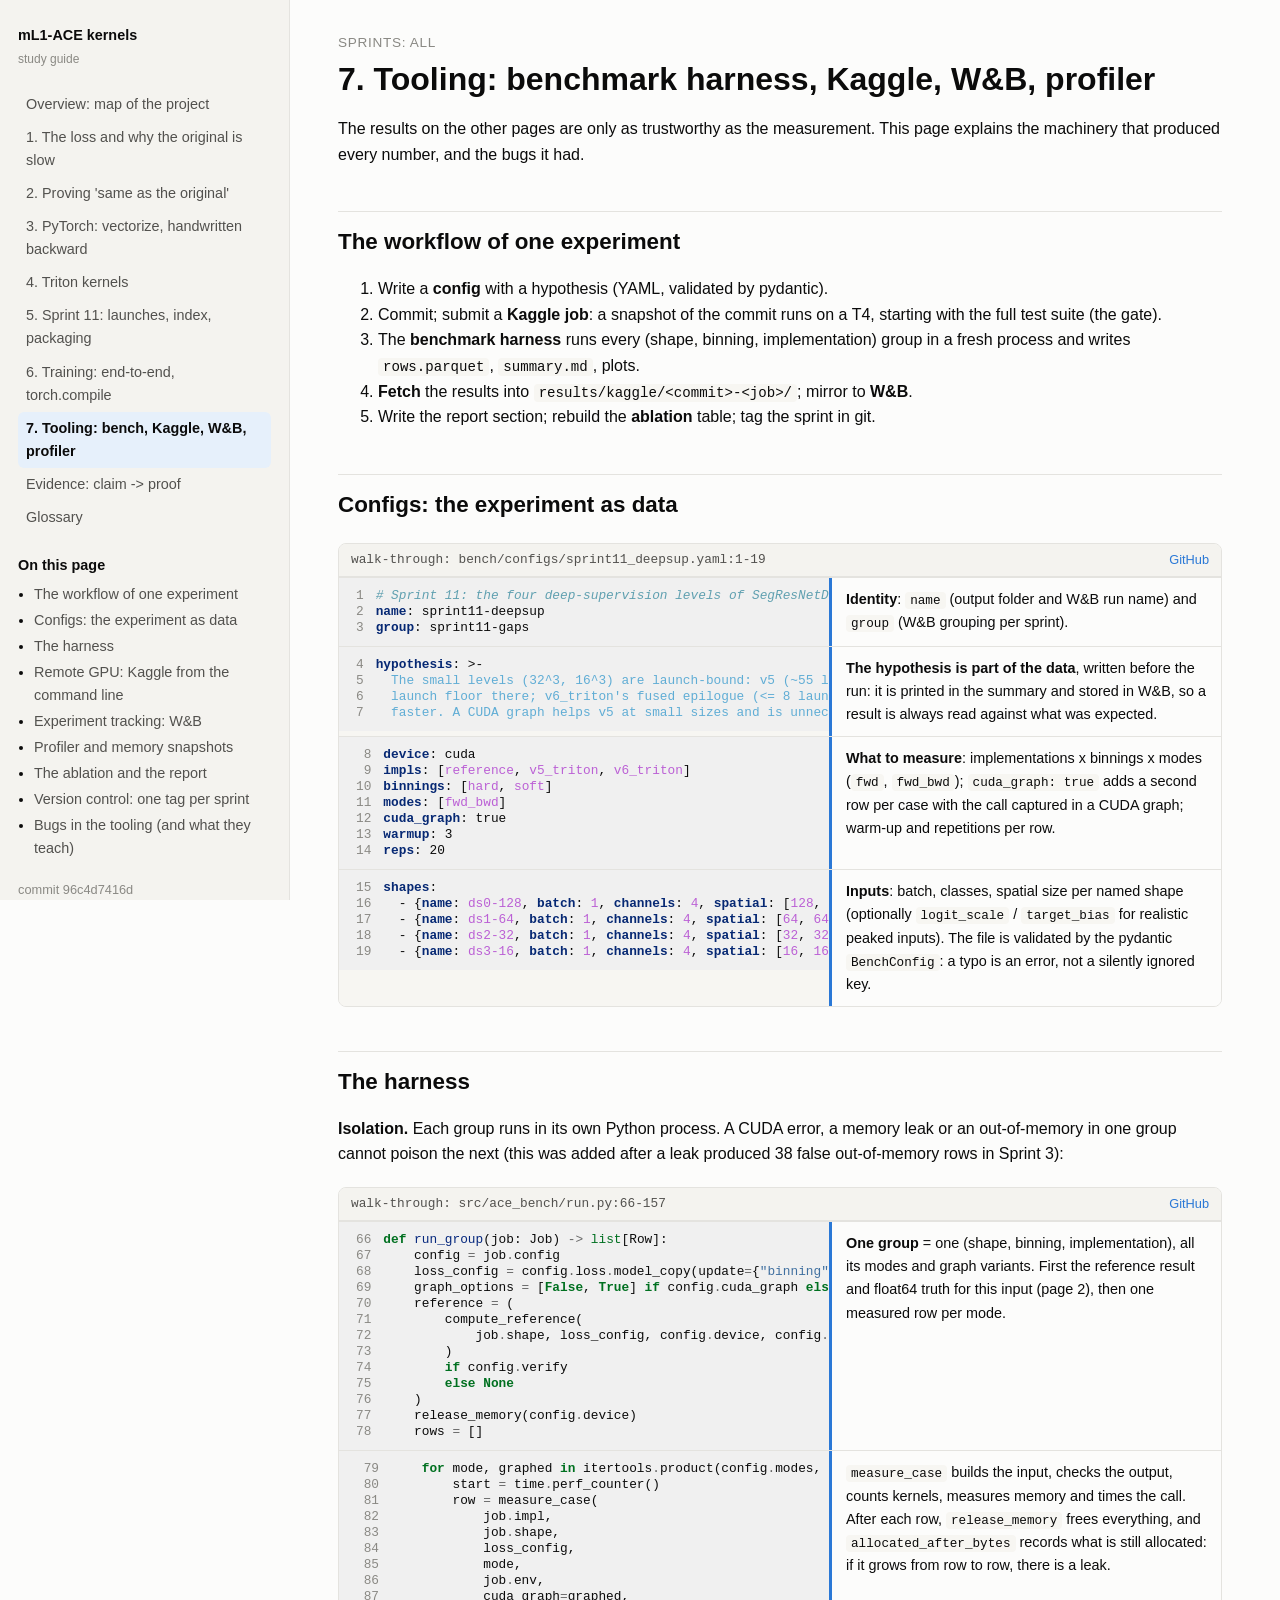
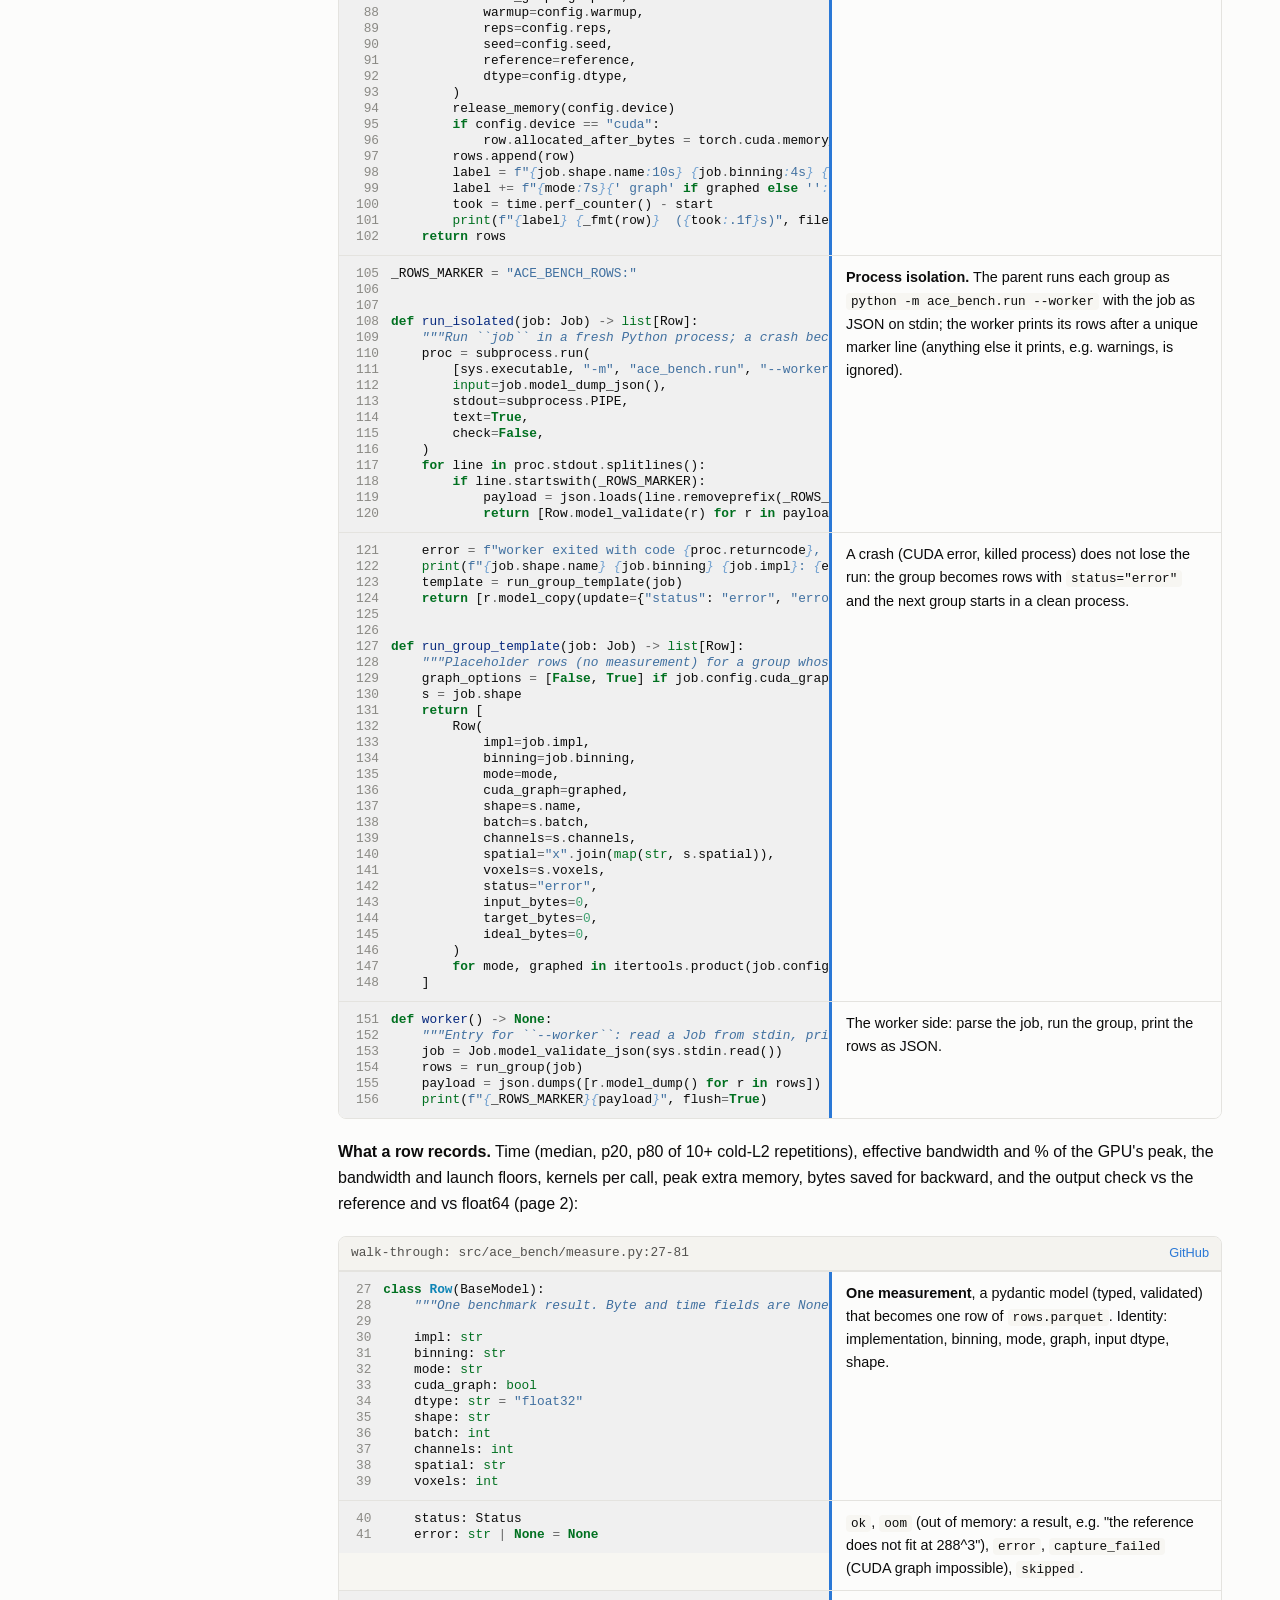
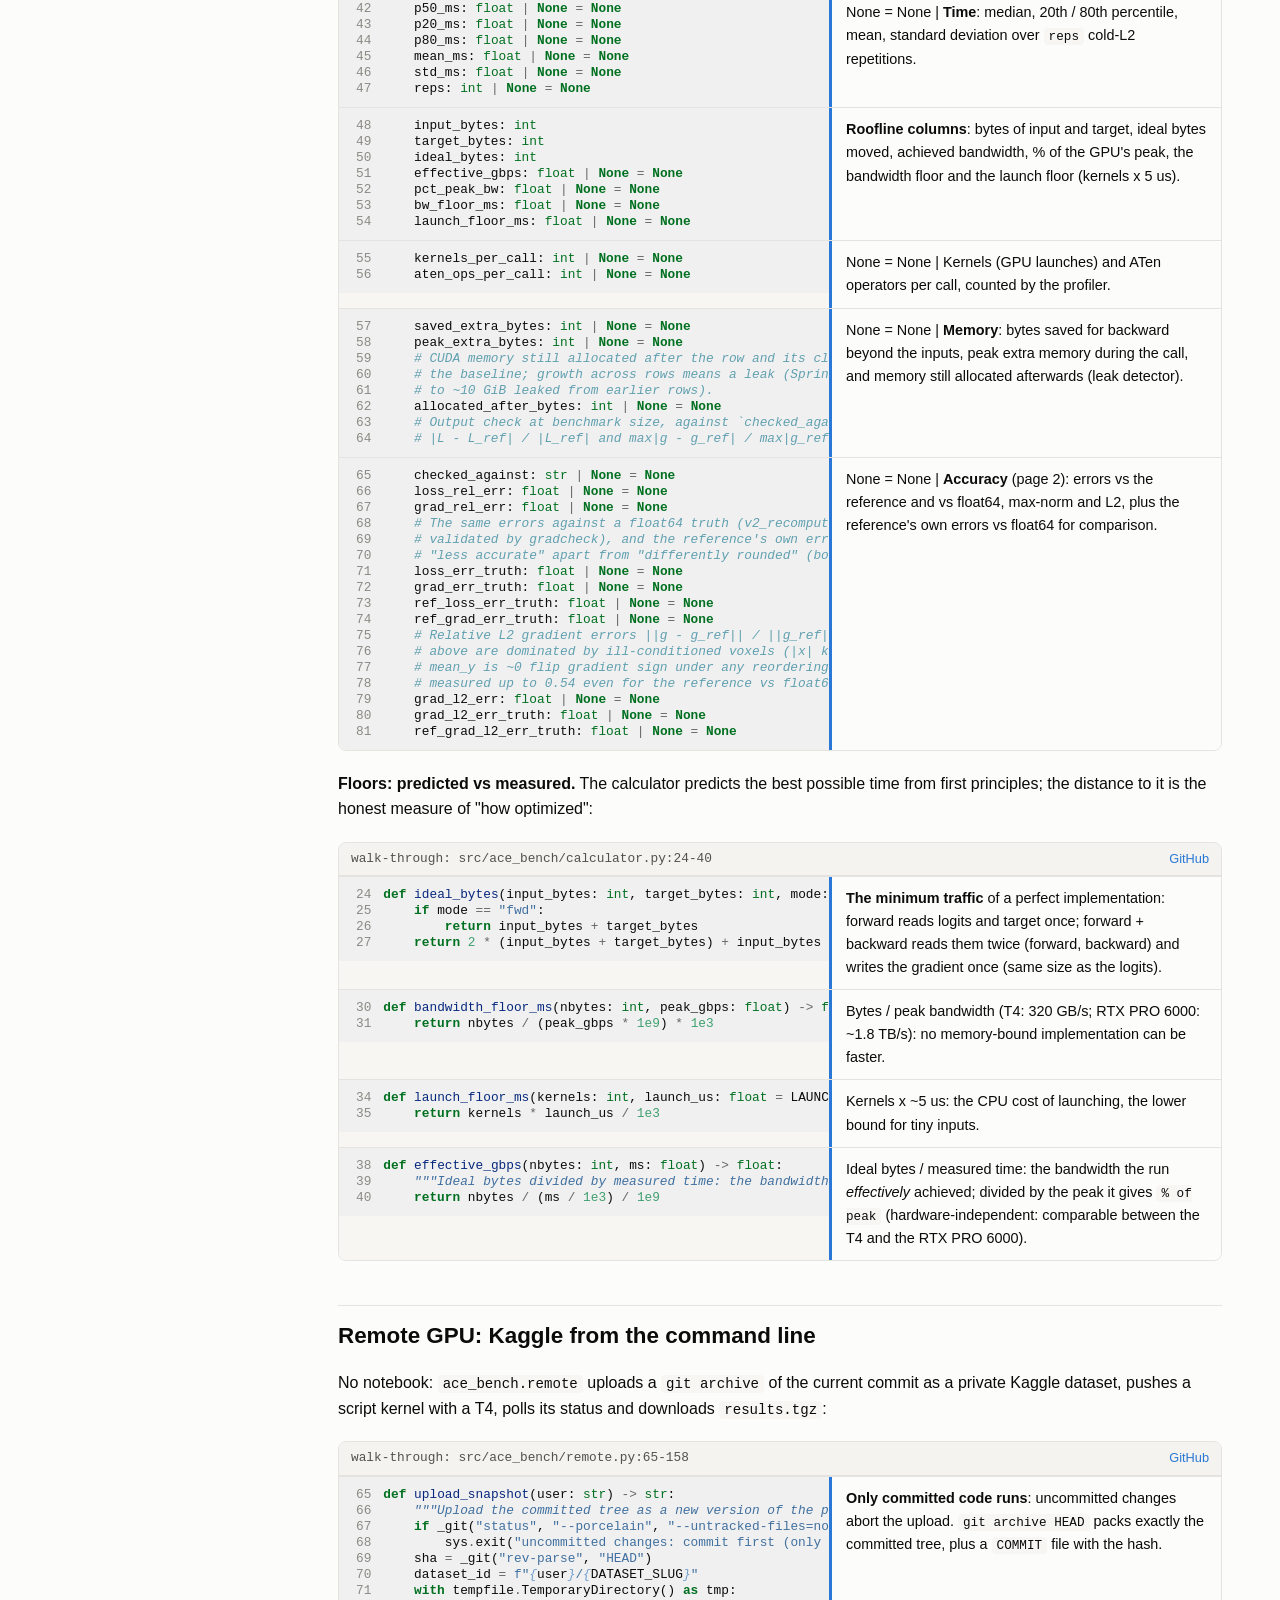
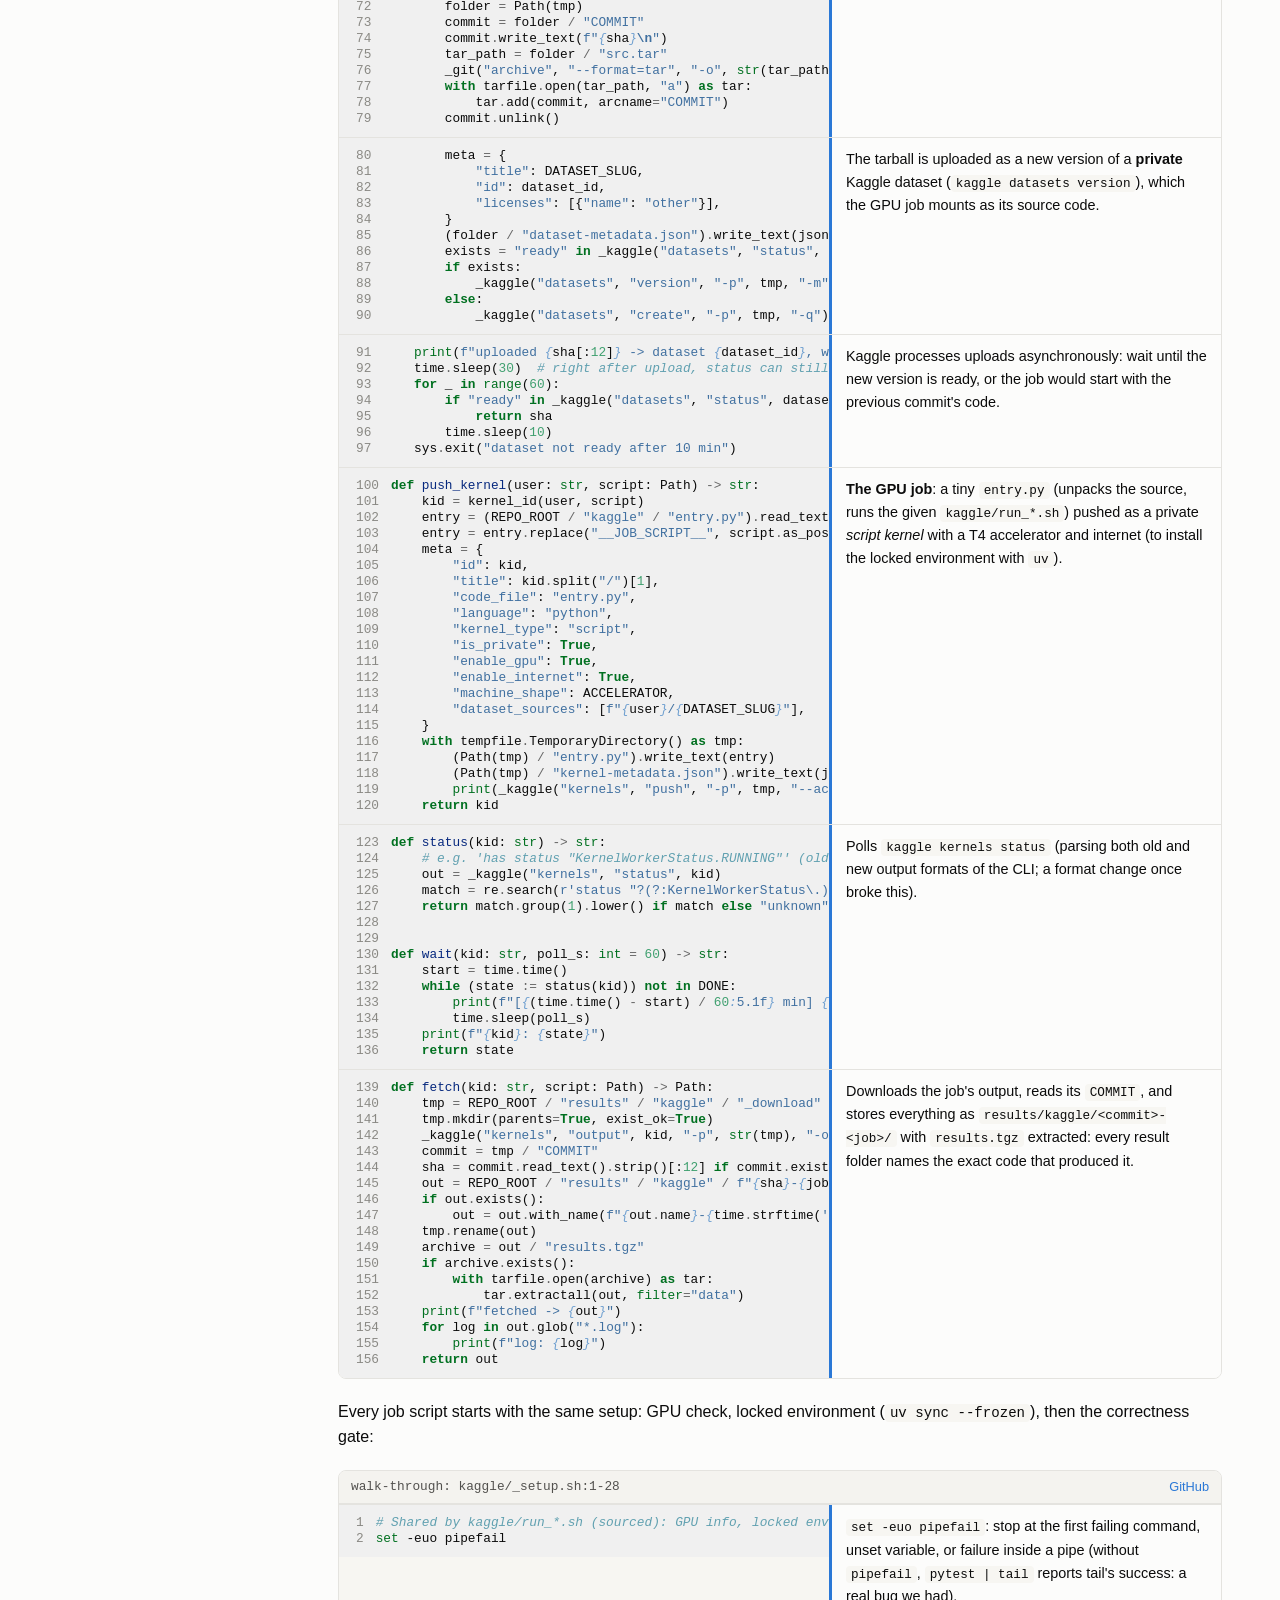
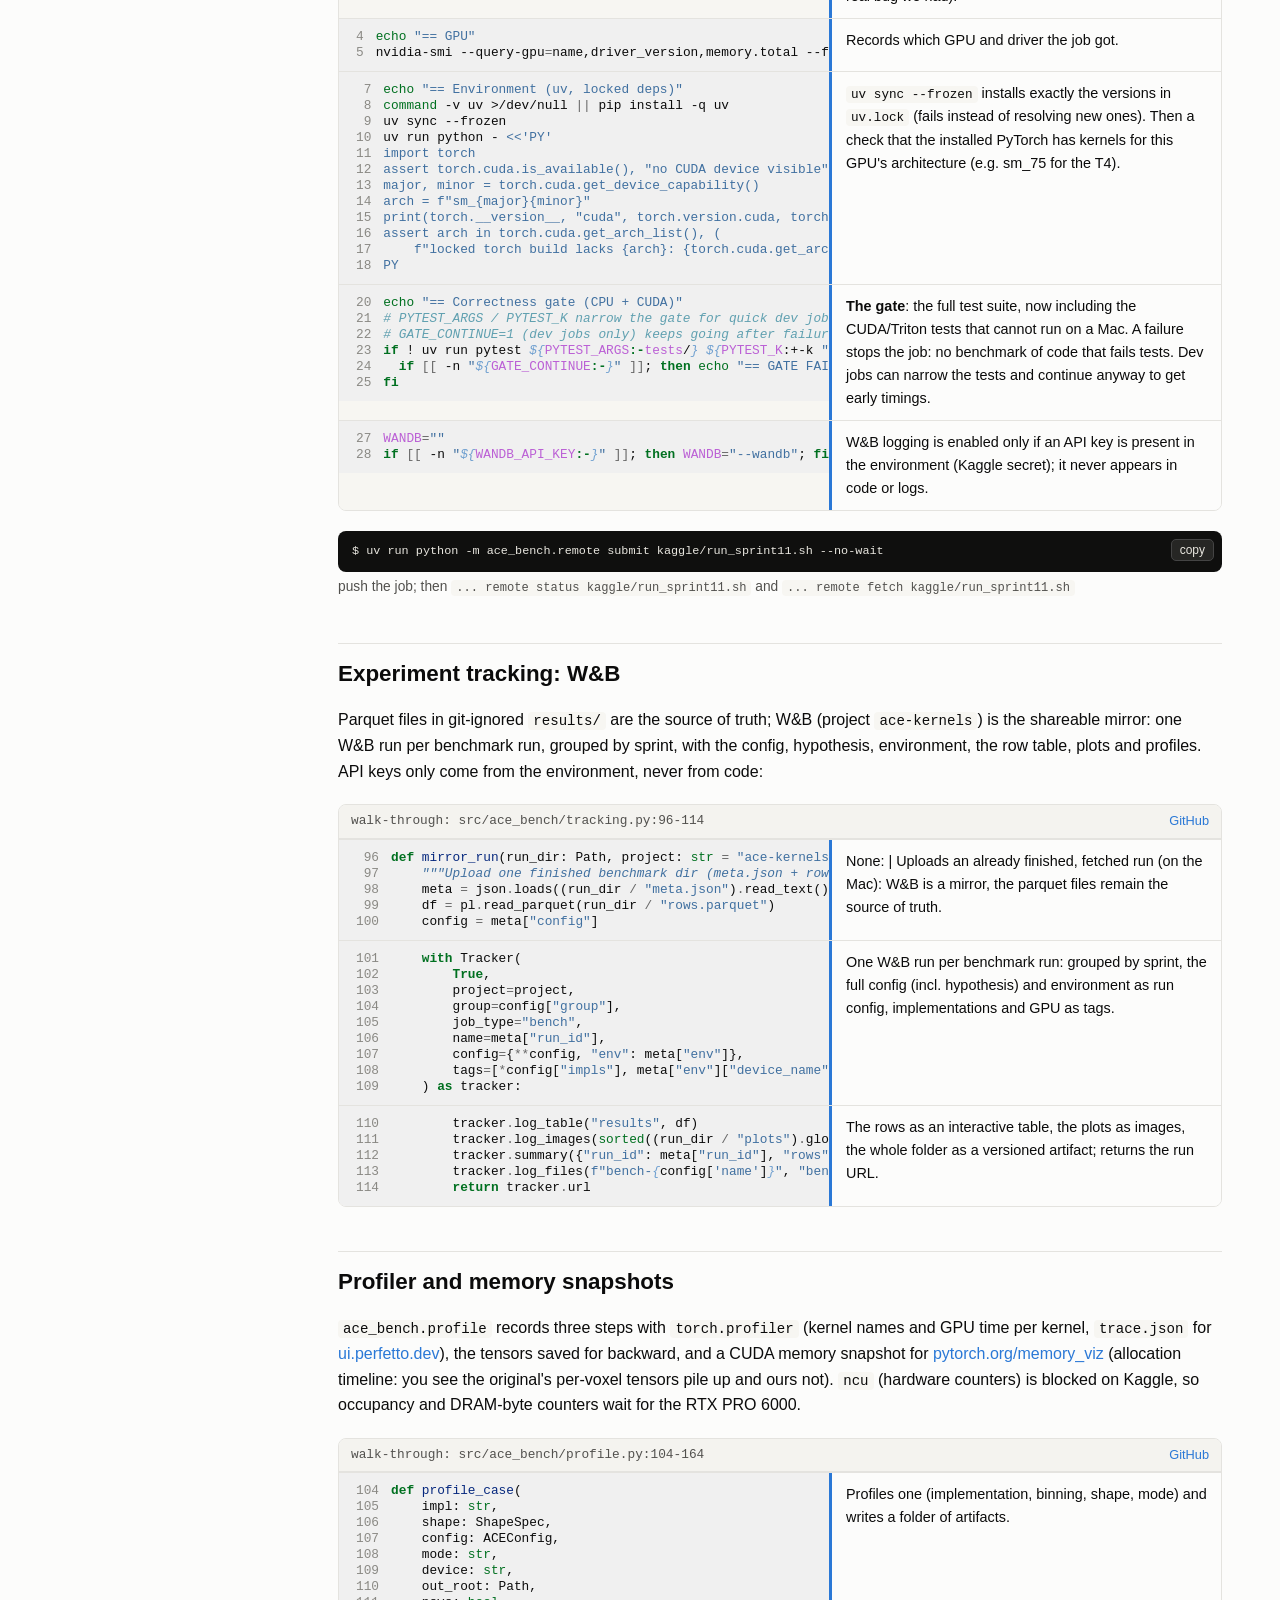
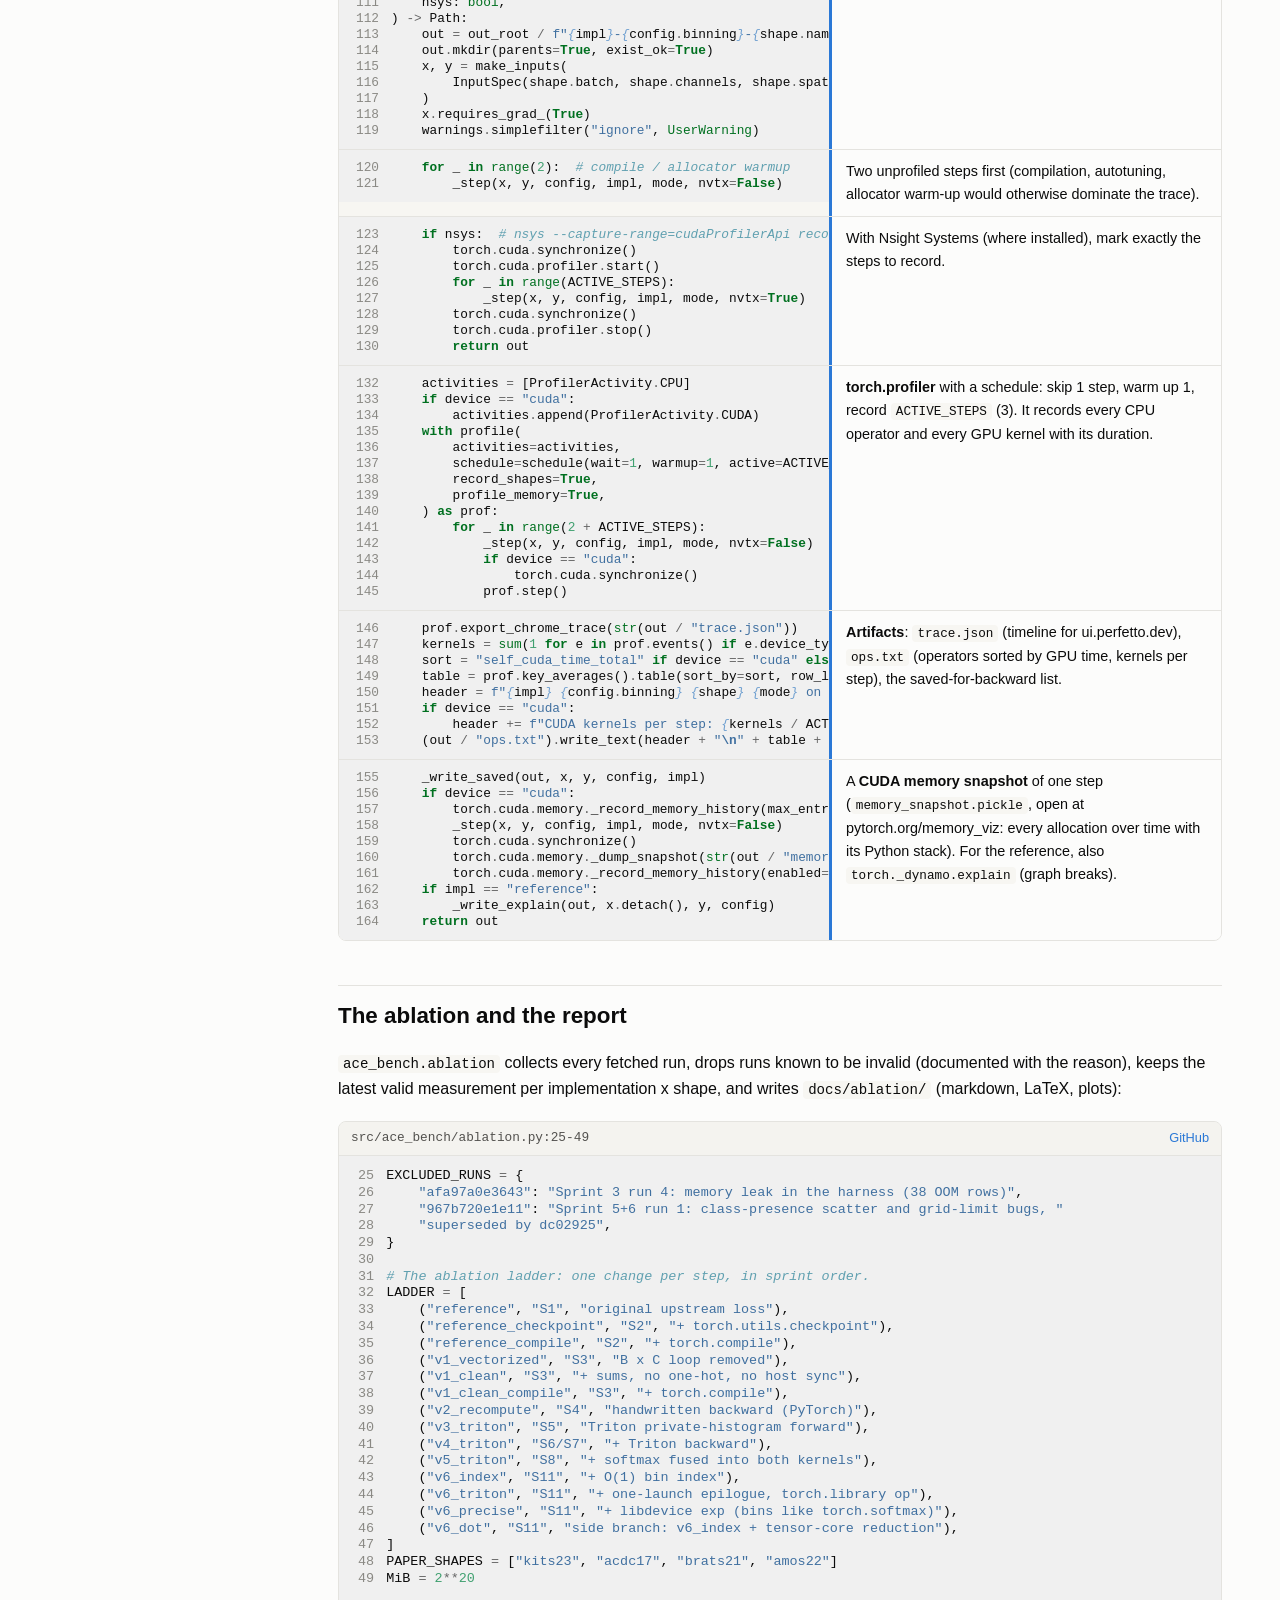
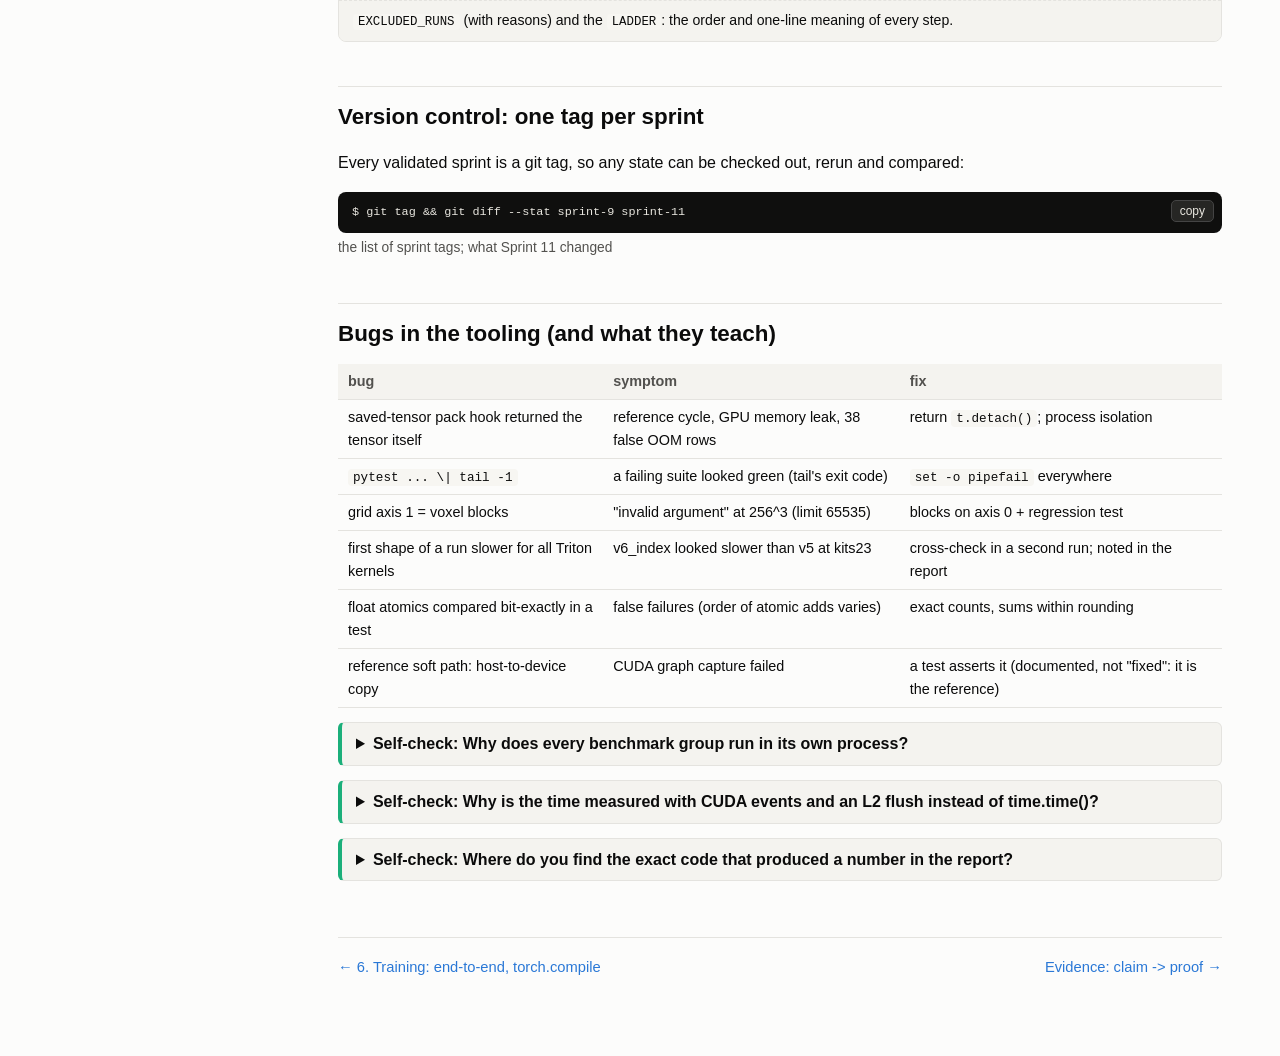
<file: docs/study/07-tooling.html>
<!doctype html>
<html lang="en"><head><meta charset="utf-8">
<meta name="viewport" content="width=device-width, initial-scale=1">
<title>7. Tooling: bench, Kaggle, W&amp;B, profiler | ACE kernels study</title>
<link rel="stylesheet" href="assets/style.css">
<link rel="stylesheet" href="assets/pygments.css">
</head><body>
<aside class="side"><a class="brand" href="index.html">mL1-ACE kernels<br>
<small>study guide</small></a><ol class="pages"><li class=""><a href="index.html">Overview: map of the project</a></li><li class=""><a href="01-loss.html">1. The loss and why the original is slow</a></li><li class=""><a href="02-correctness.html">2. Proving &#x27;same as the original&#x27;</a></li><li class=""><a href="03-pytorch.html">3. PyTorch: vectorize, handwritten backward</a></li><li class=""><a href="04-triton.html">4. Triton kernels</a></li><li class=""><a href="05-sprint11.html">5. Sprint 11: launches, index, packaging</a></li><li class=""><a href="06-training.html">6. Training: end-to-end, torch.compile</a></li><li class="current"><a href="07-tooling.html">7. Tooling: bench, Kaggle, W&amp;B, profiler</a></li><li class=""><a href="evidence.html">Evidence: claim -&gt; proof</a></li><li class=""><a href="glossary.html">Glossary</a></li></ol>
<div class="toc"><b>On this page</b><ul><li><a href="#the-workflow-of-one-experiment">The workflow of one experiment</a></li><li><a href="#configs-the-experiment-as-data">Configs: the experiment as data</a></li><li><a href="#the-harness">The harness</a></li><li><a href="#remote-gpu-kaggle-from-the-command-line">Remote GPU: Kaggle from the command line</a></li><li><a href="#experiment-tracking-wb">Experiment tracking: W&amp;B</a></li><li><a href="#profiler-and-memory-snapshots">Profiler and memory snapshots</a></li><li><a href="#the-ablation-and-the-report">The ablation and the report</a></li><li><a href="#version-control-one-tag-per-sprint">Version control: one tag per sprint</a></li><li><a href="#bugs-in-the-tooling-and-what-they-teach">Bugs in the tooling (and what they teach)</a></li></ul></div>
<p class="meta">commit 96c4d7416d</p></aside>
<main><p class="sprints">Sprints: all</p><h1 id="7-tooling-benchmark-harness-kaggle-wb-profiler">7. Tooling: benchmark harness, Kaggle, W&amp;B, profiler</h1>
<p>The results on the other pages are only as trustworthy as the measurement. This page
explains the machinery that produced every number, and the bugs it had.</p>
<h2 id="the-workflow-of-one-experiment">The workflow of one experiment</h2>
<ol>
<li>Write a <strong>config</strong> with a hypothesis (YAML, validated by pydantic).</li>
<li>Commit; submit a <strong>Kaggle job</strong>: a snapshot of the commit runs on a T4, starting
   with the full test suite (the gate).</li>
<li>The <strong>benchmark harness</strong> runs every (shape, binning, implementation) group in a
   fresh process and writes <code>rows.parquet</code>, <code>summary.md</code>, plots.</li>
<li><strong>Fetch</strong> the results into <code>results/kaggle/&lt;commit&gt;-&lt;job&gt;/</code>; mirror to <strong>W&amp;B</strong>.</li>
<li>Write the report section; rebuild the <strong>ablation</strong> table; tag the sprint in git.</li>
</ol>
<h2 id="configs-the-experiment-as-data">Configs: the experiment as data</h2>
<figure class="walk"><div class="code-head"><span class="path">walk-through: bench/configs/sprint11_deepsup.yaml:1-19</span><a href="https://github.com/kapitan05/ace-kernels/blob/96c4d7416d319bfbb3de6fac816f1df55f6fcc1a/bench/configs/sprint11_deepsup.yaml#L1-L19" target="_blank" rel="noopener">GitHub</a></div><div class="step"><div class="step-code"><div class="highlight"><pre><span></span><span class="linenos">1</span><span class="c1"># Sprint 11: the four deep-supervision levels of SegResNetDS at a 128^3 patch.</span>
<span class="linenos">2</span><span class="nt">name</span><span class="p">:</span><span class="w"> </span><span class="l l-Scalar l-Scalar-Plain">sprint11-deepsup</span>
<span class="linenos">3</span><span class="nt">group</span><span class="p">:</span><span class="w"> </span><span class="l l-Scalar l-Scalar-Plain">sprint11-gaps</span>
</pre></div>
</div><div class="step-note"><p><strong>Identity</strong>: <code>name</code> (output folder and W&amp;B run name) and <code>group</code> (W&amp;B grouping per sprint).</p></div></div><div class="step"><div class="step-code"><div class="highlight"><pre><span></span><span class="linenos">4</span><span class="nt">hypothesis</span><span class="p">:</span><span class="w"> </span><span class="p p-Indicator">&gt;-</span>
<span class="linenos">5</span><span class="w">  </span><span class="no">The small levels (32^3, 16^3) are launch-bound: v5 (~55 launches) sits near its</span>
<span class="linenos">6</span><span class="w">  </span><span class="no">launch floor there; v6_triton's fused epilogue (&lt;= 8 launches) makes them 2-5x</span>
<span class="linenos">7</span><span class="w">  </span><span class="no">faster. A CUDA graph helps v5 at small sizes and is unnecessary for v6.</span>
</pre></div>
</div><div class="step-note"><p><strong>The hypothesis is part of the data</strong>, written before the run: it is printed in the summary and stored in W&amp;B, so a result is always read against what was expected.</p></div></div><div class="step"><div class="step-code"><div class="highlight"><pre><span></span><span class="linenos"> 8</span><span class="nt">device</span><span class="p">:</span><span class="w"> </span><span class="l l-Scalar l-Scalar-Plain">cuda</span>
<span class="linenos"> 9</span><span class="nt">impls</span><span class="p">:</span><span class="w"> </span><span class="p p-Indicator">[</span><span class="nv">reference</span><span class="p p-Indicator">,</span><span class="w"> </span><span class="nv">v5_triton</span><span class="p p-Indicator">,</span><span class="w"> </span><span class="nv">v6_triton</span><span class="p p-Indicator">]</span>
<span class="linenos">10</span><span class="nt">binnings</span><span class="p">:</span><span class="w"> </span><span class="p p-Indicator">[</span><span class="nv">hard</span><span class="p p-Indicator">,</span><span class="w"> </span><span class="nv">soft</span><span class="p p-Indicator">]</span>
<span class="linenos">11</span><span class="nt">modes</span><span class="p">:</span><span class="w"> </span><span class="p p-Indicator">[</span><span class="nv">fwd_bwd</span><span class="p p-Indicator">]</span>
<span class="linenos">12</span><span class="nt">cuda_graph</span><span class="p">:</span><span class="w"> </span><span class="l l-Scalar l-Scalar-Plain">true</span>
<span class="linenos">13</span><span class="nt">warmup</span><span class="p">:</span><span class="w"> </span><span class="l l-Scalar l-Scalar-Plain">3</span>
<span class="linenos">14</span><span class="nt">reps</span><span class="p">:</span><span class="w"> </span><span class="l l-Scalar l-Scalar-Plain">20</span>
</pre></div>
</div><div class="step-note"><p><strong>What to measure</strong>: implementations x binnings x modes (<code>fwd</code>, <code>fwd_bwd</code>); <code>cuda_graph: true</code> adds a second row per case with the call captured in a CUDA graph; warm-up and repetitions per row.</p></div></div><div class="step"><div class="step-code"><div class="highlight"><pre><span></span><span class="linenos">15</span><span class="nt">shapes</span><span class="p">:</span>
<span class="linenos">16</span><span class="w">  </span><span class="p p-Indicator">-</span><span class="w"> </span><span class="p p-Indicator">{</span><span class="nt">name</span><span class="p">:</span><span class="w"> </span><span class="nv">ds0-128</span><span class="p p-Indicator">,</span><span class="nt"> batch</span><span class="p">:</span><span class="w"> </span><span class="nv">1</span><span class="p p-Indicator">,</span><span class="nt"> channels</span><span class="p">:</span><span class="w"> </span><span class="nv">4</span><span class="p p-Indicator">,</span><span class="nt"> spatial</span><span class="p">:</span><span class="w"> </span><span class="p p-Indicator">[</span><span class="nv">128</span><span class="p p-Indicator">,</span><span class="w"> </span><span class="nv">128</span><span class="p p-Indicator">,</span><span class="w"> </span><span class="nv">128</span><span class="p p-Indicator">]}</span>
<span class="linenos">17</span><span class="w">  </span><span class="p p-Indicator">-</span><span class="w"> </span><span class="p p-Indicator">{</span><span class="nt">name</span><span class="p">:</span><span class="w"> </span><span class="nv">ds1-64</span><span class="p p-Indicator">,</span><span class="nt"> batch</span><span class="p">:</span><span class="w"> </span><span class="nv">1</span><span class="p p-Indicator">,</span><span class="nt"> channels</span><span class="p">:</span><span class="w"> </span><span class="nv">4</span><span class="p p-Indicator">,</span><span class="nt"> spatial</span><span class="p">:</span><span class="w"> </span><span class="p p-Indicator">[</span><span class="nv">64</span><span class="p p-Indicator">,</span><span class="w"> </span><span class="nv">64</span><span class="p p-Indicator">,</span><span class="w"> </span><span class="nv">64</span><span class="p p-Indicator">]}</span>
<span class="linenos">18</span><span class="w">  </span><span class="p p-Indicator">-</span><span class="w"> </span><span class="p p-Indicator">{</span><span class="nt">name</span><span class="p">:</span><span class="w"> </span><span class="nv">ds2-32</span><span class="p p-Indicator">,</span><span class="nt"> batch</span><span class="p">:</span><span class="w"> </span><span class="nv">1</span><span class="p p-Indicator">,</span><span class="nt"> channels</span><span class="p">:</span><span class="w"> </span><span class="nv">4</span><span class="p p-Indicator">,</span><span class="nt"> spatial</span><span class="p">:</span><span class="w"> </span><span class="p p-Indicator">[</span><span class="nv">32</span><span class="p p-Indicator">,</span><span class="w"> </span><span class="nv">32</span><span class="p p-Indicator">,</span><span class="w"> </span><span class="nv">32</span><span class="p p-Indicator">]}</span>
<span class="linenos">19</span><span class="w">  </span><span class="p p-Indicator">-</span><span class="w"> </span><span class="p p-Indicator">{</span><span class="nt">name</span><span class="p">:</span><span class="w"> </span><span class="nv">ds3-16</span><span class="p p-Indicator">,</span><span class="nt"> batch</span><span class="p">:</span><span class="w"> </span><span class="nv">1</span><span class="p p-Indicator">,</span><span class="nt"> channels</span><span class="p">:</span><span class="w"> </span><span class="nv">4</span><span class="p p-Indicator">,</span><span class="nt"> spatial</span><span class="p">:</span><span class="w"> </span><span class="p p-Indicator">[</span><span class="nv">16</span><span class="p p-Indicator">,</span><span class="w"> </span><span class="nv">16</span><span class="p p-Indicator">,</span><span class="w"> </span><span class="nv">16</span><span class="p p-Indicator">]}</span>
</pre></div>
</div><div class="step-note"><p><strong>Inputs</strong>: batch, classes, spatial size per named shape (optionally <code>logit_scale</code> / <code>target_bias</code> for realistic peaked inputs). The file is validated by the pydantic <code>BenchConfig</code>: a typo is an error, not a silently ignored key.</p></div></div></figure>
<h2 id="the-harness">The harness</h2>
<p><strong>Isolation.</strong> Each group runs in its own Python process. A CUDA error, a memory leak
or an out-of-memory in one group cannot poison the next (this was added after a
leak produced 38 false out-of-memory rows in Sprint 3):</p>
<figure class="walk"><div class="code-head"><span class="path">walk-through: src/ace_bench/run.py:66-157</span><a href="https://github.com/kapitan05/ace-kernels/blob/96c4d7416d319bfbb3de6fac816f1df55f6fcc1a/src/ace_bench/run.py#L66-L157" target="_blank" rel="noopener">GitHub</a></div><div class="step"><div class="step-code"><div class="highlight"><pre><span></span><span class="linenos">66</span><span class="k">def</span><span class="w"> </span><span class="nf">run_group</span><span class="p">(</span><span class="n">job</span><span class="p">:</span> <span class="n">Job</span><span class="p">)</span> <span class="o">-&gt;</span> <span class="nb">list</span><span class="p">[</span><span class="n">Row</span><span class="p">]:</span>
<span class="linenos">67</span>    <span class="n">config</span> <span class="o">=</span> <span class="n">job</span><span class="o">.</span><span class="n">config</span>
<span class="linenos">68</span>    <span class="n">loss_config</span> <span class="o">=</span> <span class="n">config</span><span class="o">.</span><span class="n">loss</span><span class="o">.</span><span class="n">model_copy</span><span class="p">(</span><span class="n">update</span><span class="o">=</span><span class="p">{</span><span class="s2">"binning"</span><span class="p">:</span> <span class="n">job</span><span class="o">.</span><span class="n">binning</span><span class="p">})</span>
<span class="linenos">69</span>    <span class="n">graph_options</span> <span class="o">=</span> <span class="p">[</span><span class="kc">False</span><span class="p">,</span> <span class="kc">True</span><span class="p">]</span> <span class="k">if</span> <span class="n">config</span><span class="o">.</span><span class="n">cuda_graph</span> <span class="k">else</span> <span class="p">[</span><span class="kc">False</span><span class="p">]</span>
<span class="linenos">70</span>    <span class="n">reference</span> <span class="o">=</span> <span class="p">(</span>
<span class="linenos">71</span>        <span class="n">compute_reference</span><span class="p">(</span>
<span class="linenos">72</span>            <span class="n">job</span><span class="o">.</span><span class="n">shape</span><span class="p">,</span> <span class="n">loss_config</span><span class="p">,</span> <span class="n">config</span><span class="o">.</span><span class="n">device</span><span class="p">,</span> <span class="n">config</span><span class="o">.</span><span class="n">seed</span><span class="p">,</span> <span class="n">config</span><span class="o">.</span><span class="n">dtype</span>
<span class="linenos">73</span>        <span class="p">)</span>
<span class="linenos">74</span>        <span class="k">if</span> <span class="n">config</span><span class="o">.</span><span class="n">verify</span>
<span class="linenos">75</span>        <span class="k">else</span> <span class="kc">None</span>
<span class="linenos">76</span>    <span class="p">)</span>
<span class="linenos">77</span>    <span class="n">release_memory</span><span class="p">(</span><span class="n">config</span><span class="o">.</span><span class="n">device</span><span class="p">)</span>
<span class="linenos">78</span>    <span class="n">rows</span> <span class="o">=</span> <span class="p">[]</span>
</pre></div>
</div><div class="step-note"><p><strong>One group</strong> = one (shape, binning, implementation), all its modes and graph variants. First the reference result and float64 truth for this input (page 2), then one measured row per mode.</p></div></div><div class="step"><div class="step-code"><div class="highlight"><pre><span></span><span class="linenos"> 79</span>    <span class="k">for</span> <span class="n">mode</span><span class="p">,</span> <span class="n">graphed</span> <span class="ow">in</span> <span class="n">itertools</span><span class="o">.</span><span class="n">product</span><span class="p">(</span><span class="n">config</span><span class="o">.</span><span class="n">modes</span><span class="p">,</span> <span class="n">graph_options</span><span class="p">):</span>
<span class="linenos"> 80</span>        <span class="n">start</span> <span class="o">=</span> <span class="n">time</span><span class="o">.</span><span class="n">perf_counter</span><span class="p">()</span>
<span class="linenos"> 81</span>        <span class="n">row</span> <span class="o">=</span> <span class="n">measure_case</span><span class="p">(</span>
<span class="linenos"> 82</span>            <span class="n">job</span><span class="o">.</span><span class="n">impl</span><span class="p">,</span>
<span class="linenos"> 83</span>            <span class="n">job</span><span class="o">.</span><span class="n">shape</span><span class="p">,</span>
<span class="linenos"> 84</span>            <span class="n">loss_config</span><span class="p">,</span>
<span class="linenos"> 85</span>            <span class="n">mode</span><span class="p">,</span>
<span class="linenos"> 86</span>            <span class="n">job</span><span class="o">.</span><span class="n">env</span><span class="p">,</span>
<span class="linenos"> 87</span>            <span class="n">cuda_graph</span><span class="o">=</span><span class="n">graphed</span><span class="p">,</span>
<span class="linenos"> 88</span>            <span class="n">warmup</span><span class="o">=</span><span class="n">config</span><span class="o">.</span><span class="n">warmup</span><span class="p">,</span>
<span class="linenos"> 89</span>            <span class="n">reps</span><span class="o">=</span><span class="n">config</span><span class="o">.</span><span class="n">reps</span><span class="p">,</span>
<span class="linenos"> 90</span>            <span class="n">seed</span><span class="o">=</span><span class="n">config</span><span class="o">.</span><span class="n">seed</span><span class="p">,</span>
<span class="linenos"> 91</span>            <span class="n">reference</span><span class="o">=</span><span class="n">reference</span><span class="p">,</span>
<span class="linenos"> 92</span>            <span class="n">dtype</span><span class="o">=</span><span class="n">config</span><span class="o">.</span><span class="n">dtype</span><span class="p">,</span>
<span class="linenos"> 93</span>        <span class="p">)</span>
<span class="linenos"> 94</span>        <span class="n">release_memory</span><span class="p">(</span><span class="n">config</span><span class="o">.</span><span class="n">device</span><span class="p">)</span>
<span class="linenos"> 95</span>        <span class="k">if</span> <span class="n">config</span><span class="o">.</span><span class="n">device</span> <span class="o">==</span> <span class="s2">"cuda"</span><span class="p">:</span>
<span class="linenos"> 96</span>            <span class="n">row</span><span class="o">.</span><span class="n">allocated_after_bytes</span> <span class="o">=</span> <span class="n">torch</span><span class="o">.</span><span class="n">cuda</span><span class="o">.</span><span class="n">memory_allocated</span><span class="p">()</span>
<span class="linenos"> 97</span>        <span class="n">rows</span><span class="o">.</span><span class="n">append</span><span class="p">(</span><span class="n">row</span><span class="p">)</span>
<span class="linenos"> 98</span>        <span class="n">label</span> <span class="o">=</span> <span class="sa">f</span><span class="s2">"</span><span class="si">{</span><span class="n">job</span><span class="o">.</span><span class="n">shape</span><span class="o">.</span><span class="n">name</span><span class="si">:</span><span class="s2">10s</span><span class="si">}</span><span class="s2"> </span><span class="si">{</span><span class="n">job</span><span class="o">.</span><span class="n">binning</span><span class="si">:</span><span class="s2">4s</span><span class="si">}</span><span class="s2"> </span><span class="si">{</span><span class="n">job</span><span class="o">.</span><span class="n">impl</span><span class="si">:</span><span class="s2">22s</span><span class="si">}</span><span class="s2"> "</span>
<span class="linenos"> 99</span>        <span class="n">label</span> <span class="o">+=</span> <span class="sa">f</span><span class="s2">"</span><span class="si">{</span><span class="n">mode</span><span class="si">:</span><span class="s2">7s</span><span class="si">}{</span><span class="s1">' graph'</span><span class="w"> </span><span class="k">if</span><span class="w"> </span><span class="n">graphed</span><span class="w"> </span><span class="k">else</span><span class="w"> </span><span class="s1">''</span><span class="si">:</span><span class="s2">6s</span><span class="si">}</span><span class="s2">"</span>
<span class="linenos">100</span>        <span class="n">took</span> <span class="o">=</span> <span class="n">time</span><span class="o">.</span><span class="n">perf_counter</span><span class="p">()</span> <span class="o">-</span> <span class="n">start</span>
<span class="linenos">101</span>        <span class="nb">print</span><span class="p">(</span><span class="sa">f</span><span class="s2">"</span><span class="si">{</span><span class="n">label</span><span class="si">}</span><span class="s2"> </span><span class="si">{</span><span class="n">_fmt</span><span class="p">(</span><span class="n">row</span><span class="p">)</span><span class="si">}</span><span class="s2">  (</span><span class="si">{</span><span class="n">took</span><span class="si">:</span><span class="s2">.1f</span><span class="si">}</span><span class="s2">s)"</span><span class="p">,</span> <span class="n">file</span><span class="o">=</span><span class="n">sys</span><span class="o">.</span><span class="n">stderr</span><span class="p">,</span> <span class="n">flush</span><span class="o">=</span><span class="kc">True</span><span class="p">)</span>
<span class="linenos">102</span>    <span class="k">return</span> <span class="n">rows</span>
</pre></div>
</div><div class="step-note"><p><code>measure_case</code> builds the input, checks the output, counts kernels, measures memory and times the call. After each row, <code>release_memory</code> frees everything, and <code>allocated_after_bytes</code> records what is still allocated: if it grows from row to row, there is a leak.</p></div></div><div class="step"><div class="step-code"><div class="highlight"><pre><span></span><span class="linenos">105</span><span class="n">_ROWS_MARKER</span> <span class="o">=</span> <span class="s2">"ACE_BENCH_ROWS:"</span>
<span class="linenos">106</span>
<span class="linenos">107</span>
<span class="linenos">108</span><span class="k">def</span><span class="w"> </span><span class="nf">run_isolated</span><span class="p">(</span><span class="n">job</span><span class="p">:</span> <span class="n">Job</span><span class="p">)</span> <span class="o">-&gt;</span> <span class="nb">list</span><span class="p">[</span><span class="n">Row</span><span class="p">]:</span>
<span class="linenos">109</span><span class="w">    </span><span class="sd">"""Run ``job`` in a fresh Python process; a crash becomes error rows."""</span>
<span class="linenos">110</span>    <span class="n">proc</span> <span class="o">=</span> <span class="n">subprocess</span><span class="o">.</span><span class="n">run</span><span class="p">(</span>
<span class="linenos">111</span>        <span class="p">[</span><span class="n">sys</span><span class="o">.</span><span class="n">executable</span><span class="p">,</span> <span class="s2">"-m"</span><span class="p">,</span> <span class="s2">"ace_bench.run"</span><span class="p">,</span> <span class="s2">"--worker"</span><span class="p">],</span>
<span class="linenos">112</span>        <span class="nb">input</span><span class="o">=</span><span class="n">job</span><span class="o">.</span><span class="n">model_dump_json</span><span class="p">(),</span>
<span class="linenos">113</span>        <span class="n">stdout</span><span class="o">=</span><span class="n">subprocess</span><span class="o">.</span><span class="n">PIPE</span><span class="p">,</span>
<span class="linenos">114</span>        <span class="n">text</span><span class="o">=</span><span class="kc">True</span><span class="p">,</span>
<span class="linenos">115</span>        <span class="n">check</span><span class="o">=</span><span class="kc">False</span><span class="p">,</span>
<span class="linenos">116</span>    <span class="p">)</span>
<span class="linenos">117</span>    <span class="k">for</span> <span class="n">line</span> <span class="ow">in</span> <span class="n">proc</span><span class="o">.</span><span class="n">stdout</span><span class="o">.</span><span class="n">splitlines</span><span class="p">():</span>
<span class="linenos">118</span>        <span class="k">if</span> <span class="n">line</span><span class="o">.</span><span class="n">startswith</span><span class="p">(</span><span class="n">_ROWS_MARKER</span><span class="p">):</span>
<span class="linenos">119</span>            <span class="n">payload</span> <span class="o">=</span> <span class="n">json</span><span class="o">.</span><span class="n">loads</span><span class="p">(</span><span class="n">line</span><span class="o">.</span><span class="n">removeprefix</span><span class="p">(</span><span class="n">_ROWS_MARKER</span><span class="p">))</span>
<span class="linenos">120</span>            <span class="k">return</span> <span class="p">[</span><span class="n">Row</span><span class="o">.</span><span class="n">model_validate</span><span class="p">(</span><span class="n">r</span><span class="p">)</span> <span class="k">for</span> <span class="n">r</span> <span class="ow">in</span> <span class="n">payload</span><span class="p">]</span>
</pre></div>
</div><div class="step-note"><p><strong>Process isolation.</strong> The parent runs each group as <code>python -m ace_bench.run --worker</code> with the job as JSON on stdin; the worker prints its rows after a unique marker line (anything else it prints, e.g. warnings, is ignored).</p></div></div><div class="step"><div class="step-code"><div class="highlight"><pre><span></span><span class="linenos">121</span>    <span class="n">error</span> <span class="o">=</span> <span class="sa">f</span><span class="s2">"worker exited with code </span><span class="si">{</span><span class="n">proc</span><span class="o">.</span><span class="n">returncode</span><span class="si">}</span><span class="s2">, no results"</span>
<span class="linenos">122</span>    <span class="nb">print</span><span class="p">(</span><span class="sa">f</span><span class="s2">"</span><span class="si">{</span><span class="n">job</span><span class="o">.</span><span class="n">shape</span><span class="o">.</span><span class="n">name</span><span class="si">}</span><span class="s2"> </span><span class="si">{</span><span class="n">job</span><span class="o">.</span><span class="n">binning</span><span class="si">}</span><span class="s2"> </span><span class="si">{</span><span class="n">job</span><span class="o">.</span><span class="n">impl</span><span class="si">}</span><span class="s2">: </span><span class="si">{</span><span class="n">error</span><span class="si">}</span><span class="s2">"</span><span class="p">,</span> <span class="n">file</span><span class="o">=</span><span class="n">sys</span><span class="o">.</span><span class="n">stderr</span><span class="p">)</span>
<span class="linenos">123</span>    <span class="n">template</span> <span class="o">=</span> <span class="n">run_group_template</span><span class="p">(</span><span class="n">job</span><span class="p">)</span>
<span class="linenos">124</span>    <span class="k">return</span> <span class="p">[</span><span class="n">r</span><span class="o">.</span><span class="n">model_copy</span><span class="p">(</span><span class="n">update</span><span class="o">=</span><span class="p">{</span><span class="s2">"status"</span><span class="p">:</span> <span class="s2">"error"</span><span class="p">,</span> <span class="s2">"error"</span><span class="p">:</span> <span class="n">error</span><span class="p">})</span> <span class="k">for</span> <span class="n">r</span> <span class="ow">in</span> <span class="n">template</span><span class="p">]</span>
<span class="linenos">125</span>
<span class="linenos">126</span>
<span class="linenos">127</span><span class="k">def</span><span class="w"> </span><span class="nf">run_group_template</span><span class="p">(</span><span class="n">job</span><span class="p">:</span> <span class="n">Job</span><span class="p">)</span> <span class="o">-&gt;</span> <span class="nb">list</span><span class="p">[</span><span class="n">Row</span><span class="p">]:</span>
<span class="linenos">128</span><span class="w">    </span><span class="sd">"""Placeholder rows (no measurement) for a group whose worker crashed."""</span>
<span class="linenos">129</span>    <span class="n">graph_options</span> <span class="o">=</span> <span class="p">[</span><span class="kc">False</span><span class="p">,</span> <span class="kc">True</span><span class="p">]</span> <span class="k">if</span> <span class="n">job</span><span class="o">.</span><span class="n">config</span><span class="o">.</span><span class="n">cuda_graph</span> <span class="k">else</span> <span class="p">[</span><span class="kc">False</span><span class="p">]</span>
<span class="linenos">130</span>    <span class="n">s</span> <span class="o">=</span> <span class="n">job</span><span class="o">.</span><span class="n">shape</span>
<span class="linenos">131</span>    <span class="k">return</span> <span class="p">[</span>
<span class="linenos">132</span>        <span class="n">Row</span><span class="p">(</span>
<span class="linenos">133</span>            <span class="n">impl</span><span class="o">=</span><span class="n">job</span><span class="o">.</span><span class="n">impl</span><span class="p">,</span>
<span class="linenos">134</span>            <span class="n">binning</span><span class="o">=</span><span class="n">job</span><span class="o">.</span><span class="n">binning</span><span class="p">,</span>
<span class="linenos">135</span>            <span class="n">mode</span><span class="o">=</span><span class="n">mode</span><span class="p">,</span>
<span class="linenos">136</span>            <span class="n">cuda_graph</span><span class="o">=</span><span class="n">graphed</span><span class="p">,</span>
<span class="linenos">137</span>            <span class="n">shape</span><span class="o">=</span><span class="n">s</span><span class="o">.</span><span class="n">name</span><span class="p">,</span>
<span class="linenos">138</span>            <span class="n">batch</span><span class="o">=</span><span class="n">s</span><span class="o">.</span><span class="n">batch</span><span class="p">,</span>
<span class="linenos">139</span>            <span class="n">channels</span><span class="o">=</span><span class="n">s</span><span class="o">.</span><span class="n">channels</span><span class="p">,</span>
<span class="linenos">140</span>            <span class="n">spatial</span><span class="o">=</span><span class="s2">"x"</span><span class="o">.</span><span class="n">join</span><span class="p">(</span><span class="nb">map</span><span class="p">(</span><span class="nb">str</span><span class="p">,</span> <span class="n">s</span><span class="o">.</span><span class="n">spatial</span><span class="p">)),</span>
<span class="linenos">141</span>            <span class="n">voxels</span><span class="o">=</span><span class="n">s</span><span class="o">.</span><span class="n">voxels</span><span class="p">,</span>
<span class="linenos">142</span>            <span class="n">status</span><span class="o">=</span><span class="s2">"error"</span><span class="p">,</span>
<span class="linenos">143</span>            <span class="n">input_bytes</span><span class="o">=</span><span class="mi">0</span><span class="p">,</span>
<span class="linenos">144</span>            <span class="n">target_bytes</span><span class="o">=</span><span class="mi">0</span><span class="p">,</span>
<span class="linenos">145</span>            <span class="n">ideal_bytes</span><span class="o">=</span><span class="mi">0</span><span class="p">,</span>
<span class="linenos">146</span>        <span class="p">)</span>
<span class="linenos">147</span>        <span class="k">for</span> <span class="n">mode</span><span class="p">,</span> <span class="n">graphed</span> <span class="ow">in</span> <span class="n">itertools</span><span class="o">.</span><span class="n">product</span><span class="p">(</span><span class="n">job</span><span class="o">.</span><span class="n">config</span><span class="o">.</span><span class="n">modes</span><span class="p">,</span> <span class="n">graph_options</span><span class="p">)</span>
<span class="linenos">148</span>    <span class="p">]</span>
</pre></div>
</div><div class="step-note"><p>A crash (CUDA error, killed process) does not lose the run: the group becomes rows with <code>status="error"</code> and the next group starts in a clean process.</p></div></div><div class="step"><div class="step-code"><div class="highlight"><pre><span></span><span class="linenos">151</span><span class="k">def</span><span class="w"> </span><span class="nf">worker</span><span class="p">()</span> <span class="o">-&gt;</span> <span class="kc">None</span><span class="p">:</span>
<span class="linenos">152</span><span class="w">    </span><span class="sd">"""Entry for ``--worker``: read a Job from stdin, print rows to stdout."""</span>
<span class="linenos">153</span>    <span class="n">job</span> <span class="o">=</span> <span class="n">Job</span><span class="o">.</span><span class="n">model_validate_json</span><span class="p">(</span><span class="n">sys</span><span class="o">.</span><span class="n">stdin</span><span class="o">.</span><span class="n">read</span><span class="p">())</span>
<span class="linenos">154</span>    <span class="n">rows</span> <span class="o">=</span> <span class="n">run_group</span><span class="p">(</span><span class="n">job</span><span class="p">)</span>
<span class="linenos">155</span>    <span class="n">payload</span> <span class="o">=</span> <span class="n">json</span><span class="o">.</span><span class="n">dumps</span><span class="p">([</span><span class="n">r</span><span class="o">.</span><span class="n">model_dump</span><span class="p">()</span> <span class="k">for</span> <span class="n">r</span> <span class="ow">in</span> <span class="n">rows</span><span class="p">])</span>
<span class="linenos">156</span>    <span class="nb">print</span><span class="p">(</span><span class="sa">f</span><span class="s2">"</span><span class="si">{</span><span class="n">_ROWS_MARKER</span><span class="si">}{</span><span class="n">payload</span><span class="si">}</span><span class="s2">"</span><span class="p">,</span> <span class="n">flush</span><span class="o">=</span><span class="kc">True</span><span class="p">)</span>
</pre></div>
</div><div class="step-note"><p>The worker side: parse the job, run the group, print the rows as JSON.</p></div></div></figure>
<p><strong>What a row records.</strong> Time (median, p20, p80 of 10+ cold-L2 repetitions), effective
bandwidth and % of the GPU's peak, the bandwidth and launch floors, kernels per call,
peak extra memory, bytes saved for backward, and the output check vs the reference
and vs float64 (page 2):</p>
<figure class="walk"><div class="code-head"><span class="path">walk-through: src/ace_bench/measure.py:27-81</span><a href="https://github.com/kapitan05/ace-kernels/blob/96c4d7416d319bfbb3de6fac816f1df55f6fcc1a/src/ace_bench/measure.py#L27-L81" target="_blank" rel="noopener">GitHub</a></div><div class="step"><div class="step-code"><div class="highlight"><pre><span></span><span class="linenos">27</span><span class="k">class</span><span class="w"> </span><span class="nc">Row</span><span class="p">(</span><span class="n">BaseModel</span><span class="p">):</span>
<span class="linenos">28</span><span class="w">    </span><span class="sd">"""One benchmark result. Byte and time fields are None when not measured."""</span>
<span class="linenos">29</span>
<span class="linenos">30</span>    <span class="n">impl</span><span class="p">:</span> <span class="nb">str</span>
<span class="linenos">31</span>    <span class="n">binning</span><span class="p">:</span> <span class="nb">str</span>
<span class="linenos">32</span>    <span class="n">mode</span><span class="p">:</span> <span class="nb">str</span>
<span class="linenos">33</span>    <span class="n">cuda_graph</span><span class="p">:</span> <span class="nb">bool</span>
<span class="linenos">34</span>    <span class="n">dtype</span><span class="p">:</span> <span class="nb">str</span> <span class="o">=</span> <span class="s2">"float32"</span>
<span class="linenos">35</span>    <span class="n">shape</span><span class="p">:</span> <span class="nb">str</span>
<span class="linenos">36</span>    <span class="n">batch</span><span class="p">:</span> <span class="nb">int</span>
<span class="linenos">37</span>    <span class="n">channels</span><span class="p">:</span> <span class="nb">int</span>
<span class="linenos">38</span>    <span class="n">spatial</span><span class="p">:</span> <span class="nb">str</span>
<span class="linenos">39</span>    <span class="n">voxels</span><span class="p">:</span> <span class="nb">int</span>
</pre></div>
</div><div class="step-note"><p><strong>One measurement</strong>, a pydantic model (typed, validated) that becomes one row of <code>rows.parquet</code>. Identity: implementation, binning, mode, graph, input dtype, shape.</p></div></div><div class="step"><div class="step-code"><div class="highlight"><pre><span></span><span class="linenos">40</span>    <span class="n">status</span><span class="p">:</span> <span class="n">Status</span>
<span class="linenos">41</span>    <span class="n">error</span><span class="p">:</span> <span class="nb">str</span> <span class="o">|</span> <span class="kc">None</span> <span class="o">=</span> <span class="kc">None</span>
</pre></div>
</div><div class="step-note"><p><code>ok</code>, <code>oom</code> (out of memory: a result, e.g. "the reference does not fit at 288^3"), <code>error</code>, <code>capture_failed</code> (CUDA graph impossible), <code>skipped</code>.</p></div></div><div class="step"><div class="step-code"><div class="highlight"><pre><span></span><span class="linenos">42</span>    <span class="n">p50_ms</span><span class="p">:</span> <span class="nb">float</span> <span class="o">|</span> <span class="kc">None</span> <span class="o">=</span> <span class="kc">None</span>
<span class="linenos">43</span>    <span class="n">p20_ms</span><span class="p">:</span> <span class="nb">float</span> <span class="o">|</span> <span class="kc">None</span> <span class="o">=</span> <span class="kc">None</span>
<span class="linenos">44</span>    <span class="n">p80_ms</span><span class="p">:</span> <span class="nb">float</span> <span class="o">|</span> <span class="kc">None</span> <span class="o">=</span> <span class="kc">None</span>
<span class="linenos">45</span>    <span class="n">mean_ms</span><span class="p">:</span> <span class="nb">float</span> <span class="o">|</span> <span class="kc">None</span> <span class="o">=</span> <span class="kc">None</span>
<span class="linenos">46</span>    <span class="n">std_ms</span><span class="p">:</span> <span class="nb">float</span> <span class="o">|</span> <span class="kc">None</span> <span class="o">=</span> <span class="kc">None</span>
<span class="linenos">47</span>    <span class="n">reps</span><span class="p">:</span> <span class="nb">int</span> <span class="o">|</span> <span class="kc">None</span> <span class="o">=</span> <span class="kc">None</span>
</pre></div>
</div><div class="step-note"><p>None = None | <strong>Time</strong>: median, 20th / 80th percentile, mean, standard deviation over <code>reps</code> cold-L2 repetitions.</p></div></div><div class="step"><div class="step-code"><div class="highlight"><pre><span></span><span class="linenos">48</span>    <span class="n">input_bytes</span><span class="p">:</span> <span class="nb">int</span>
<span class="linenos">49</span>    <span class="n">target_bytes</span><span class="p">:</span> <span class="nb">int</span>
<span class="linenos">50</span>    <span class="n">ideal_bytes</span><span class="p">:</span> <span class="nb">int</span>
<span class="linenos">51</span>    <span class="n">effective_gbps</span><span class="p">:</span> <span class="nb">float</span> <span class="o">|</span> <span class="kc">None</span> <span class="o">=</span> <span class="kc">None</span>
<span class="linenos">52</span>    <span class="n">pct_peak_bw</span><span class="p">:</span> <span class="nb">float</span> <span class="o">|</span> <span class="kc">None</span> <span class="o">=</span> <span class="kc">None</span>
<span class="linenos">53</span>    <span class="n">bw_floor_ms</span><span class="p">:</span> <span class="nb">float</span> <span class="o">|</span> <span class="kc">None</span> <span class="o">=</span> <span class="kc">None</span>
<span class="linenos">54</span>    <span class="n">launch_floor_ms</span><span class="p">:</span> <span class="nb">float</span> <span class="o">|</span> <span class="kc">None</span> <span class="o">=</span> <span class="kc">None</span>
</pre></div>
</div><div class="step-note"><p><strong>Roofline columns</strong>: bytes of input and target, ideal bytes moved, achieved bandwidth, % of the GPU's peak, the bandwidth floor and the launch floor (kernels x 5 us).</p></div></div><div class="step"><div class="step-code"><div class="highlight"><pre><span></span><span class="linenos">55</span>    <span class="n">kernels_per_call</span><span class="p">:</span> <span class="nb">int</span> <span class="o">|</span> <span class="kc">None</span> <span class="o">=</span> <span class="kc">None</span>
<span class="linenos">56</span>    <span class="n">aten_ops_per_call</span><span class="p">:</span> <span class="nb">int</span> <span class="o">|</span> <span class="kc">None</span> <span class="o">=</span> <span class="kc">None</span>
</pre></div>
</div><div class="step-note"><p>None = None | Kernels (GPU launches) and ATen operators per call, counted by the profiler.</p></div></div><div class="step"><div class="step-code"><div class="highlight"><pre><span></span><span class="linenos">57</span>    <span class="n">saved_extra_bytes</span><span class="p">:</span> <span class="nb">int</span> <span class="o">|</span> <span class="kc">None</span> <span class="o">=</span> <span class="kc">None</span>
<span class="linenos">58</span>    <span class="n">peak_extra_bytes</span><span class="p">:</span> <span class="nb">int</span> <span class="o">|</span> <span class="kc">None</span> <span class="o">=</span> <span class="kc">None</span>
<span class="linenos">59</span>    <span class="c1"># CUDA memory still allocated after the row and its cleanup: should stay at</span>
<span class="linenos">60</span>    <span class="c1"># the baseline; growth across rows means a leak (Sprint 3 run 4 lost 38 rows</span>
<span class="linenos">61</span>    <span class="c1"># to ~10 GiB leaked from earlier rows).</span>
<span class="linenos">62</span>    <span class="n">allocated_after_bytes</span><span class="p">:</span> <span class="nb">int</span> <span class="o">|</span> <span class="kc">None</span> <span class="o">=</span> <span class="kc">None</span>
<span class="linenos">63</span>    <span class="c1"># Output check at benchmark size, against `checked_against` on the same input:</span>
<span class="linenos">64</span>    <span class="c1"># |L - L_ref| / |L_ref| and max|g - g_ref| / max|g_ref| (untimed).</span>
</pre></div>
</div><div class="step-note"><p>None = None | <strong>Memory</strong>: bytes saved for backward beyond the inputs, peak extra memory during the call, and memory still allocated afterwards (leak detector).</p></div></div><div class="step"><div class="step-code"><div class="highlight"><pre><span></span><span class="linenos">65</span>    <span class="n">checked_against</span><span class="p">:</span> <span class="nb">str</span> <span class="o">|</span> <span class="kc">None</span> <span class="o">=</span> <span class="kc">None</span>
<span class="linenos">66</span>    <span class="n">loss_rel_err</span><span class="p">:</span> <span class="nb">float</span> <span class="o">|</span> <span class="kc">None</span> <span class="o">=</span> <span class="kc">None</span>
<span class="linenos">67</span>    <span class="n">grad_rel_err</span><span class="p">:</span> <span class="nb">float</span> <span class="o">|</span> <span class="kc">None</span> <span class="o">=</span> <span class="kc">None</span>
<span class="linenos">68</span>    <span class="c1"># The same errors against a float64 truth (v2_recompute in float64, formula</span>
<span class="linenos">69</span>    <span class="c1"># validated by gradcheck), and the reference's own errors against it: tells</span>
<span class="linenos">70</span>    <span class="c1"># "less accurate" apart from "differently rounded" (both fp32).</span>
<span class="linenos">71</span>    <span class="n">loss_err_truth</span><span class="p">:</span> <span class="nb">float</span> <span class="o">|</span> <span class="kc">None</span> <span class="o">=</span> <span class="kc">None</span>
<span class="linenos">72</span>    <span class="n">grad_err_truth</span><span class="p">:</span> <span class="nb">float</span> <span class="o">|</span> <span class="kc">None</span> <span class="o">=</span> <span class="kc">None</span>
<span class="linenos">73</span>    <span class="n">ref_loss_err_truth</span><span class="p">:</span> <span class="nb">float</span> <span class="o">|</span> <span class="kc">None</span> <span class="o">=</span> <span class="kc">None</span>
<span class="linenos">74</span>    <span class="n">ref_grad_err_truth</span><span class="p">:</span> <span class="nb">float</span> <span class="o">|</span> <span class="kc">None</span> <span class="o">=</span> <span class="kc">None</span>
<span class="linenos">75</span>    <span class="c1"># Relative L2 gradient errors ||g - g_ref|| / ||g_ref||. The max-norm errors</span>
<span class="linenos">76</span>    <span class="c1"># above are dominated by ill-conditioned voxels (|x| kink: bins whose mean_p -</span>
<span class="linenos">77</span>    <span class="c1"># mean_y is ~0 flip gradient sign under any reordering; hard-bin edge flips):</span>
<span class="linenos">78</span>    <span class="c1"># measured up to 0.54 even for the reference vs float64 truth.</span>
<span class="linenos">79</span>    <span class="n">grad_l2_err</span><span class="p">:</span> <span class="nb">float</span> <span class="o">|</span> <span class="kc">None</span> <span class="o">=</span> <span class="kc">None</span>
<span class="linenos">80</span>    <span class="n">grad_l2_err_truth</span><span class="p">:</span> <span class="nb">float</span> <span class="o">|</span> <span class="kc">None</span> <span class="o">=</span> <span class="kc">None</span>
<span class="linenos">81</span>    <span class="n">ref_grad_l2_err_truth</span><span class="p">:</span> <span class="nb">float</span> <span class="o">|</span> <span class="kc">None</span> <span class="o">=</span> <span class="kc">None</span>
</pre></div>
</div><div class="step-note"><p>None = None | <strong>Accuracy</strong> (page 2): errors vs the reference and vs float64, max-norm and L2, plus the reference's own errors vs float64 for comparison.</p></div></div></figure>
<p><strong>Floors: predicted vs measured.</strong> The calculator predicts the best possible time
from first principles; the distance to it is the honest measure of "how optimized":</p>
<figure class="walk"><div class="code-head"><span class="path">walk-through: src/ace_bench/calculator.py:24-40</span><a href="https://github.com/kapitan05/ace-kernels/blob/96c4d7416d319bfbb3de6fac816f1df55f6fcc1a/src/ace_bench/calculator.py#L24-L40" target="_blank" rel="noopener">GitHub</a></div><div class="step"><div class="step-code"><div class="highlight"><pre><span></span><span class="linenos">24</span><span class="k">def</span><span class="w"> </span><span class="nf">ideal_bytes</span><span class="p">(</span><span class="n">input_bytes</span><span class="p">:</span> <span class="nb">int</span><span class="p">,</span> <span class="n">target_bytes</span><span class="p">:</span> <span class="nb">int</span><span class="p">,</span> <span class="n">mode</span><span class="p">:</span> <span class="n">Mode</span><span class="p">)</span> <span class="o">-&gt;</span> <span class="nb">int</span><span class="p">:</span>
<span class="linenos">25</span>    <span class="k">if</span> <span class="n">mode</span> <span class="o">==</span> <span class="s2">"fwd"</span><span class="p">:</span>
<span class="linenos">26</span>        <span class="k">return</span> <span class="n">input_bytes</span> <span class="o">+</span> <span class="n">target_bytes</span>
<span class="linenos">27</span>    <span class="k">return</span> <span class="mi">2</span> <span class="o">*</span> <span class="p">(</span><span class="n">input_bytes</span> <span class="o">+</span> <span class="n">target_bytes</span><span class="p">)</span> <span class="o">+</span> <span class="n">input_bytes</span>
</pre></div>
</div><div class="step-note"><p><strong>The minimum traffic</strong> of a perfect implementation: forward reads logits and target once; forward + backward reads them twice (forward, backward) and writes the gradient once (same size as the logits).</p></div></div><div class="step"><div class="step-code"><div class="highlight"><pre><span></span><span class="linenos">30</span><span class="k">def</span><span class="w"> </span><span class="nf">bandwidth_floor_ms</span><span class="p">(</span><span class="n">nbytes</span><span class="p">:</span> <span class="nb">int</span><span class="p">,</span> <span class="n">peak_gbps</span><span class="p">:</span> <span class="nb">float</span><span class="p">)</span> <span class="o">-&gt;</span> <span class="nb">float</span><span class="p">:</span>
<span class="linenos">31</span>    <span class="k">return</span> <span class="n">nbytes</span> <span class="o">/</span> <span class="p">(</span><span class="n">peak_gbps</span> <span class="o">*</span> <span class="mf">1e9</span><span class="p">)</span> <span class="o">*</span> <span class="mf">1e3</span>
</pre></div>
</div><div class="step-note"><p>Bytes / peak bandwidth (T4: 320 GB/s; RTX PRO 6000: ~1.8 TB/s): no memory-bound implementation can be faster.</p></div></div><div class="step"><div class="step-code"><div class="highlight"><pre><span></span><span class="linenos">34</span><span class="k">def</span><span class="w"> </span><span class="nf">launch_floor_ms</span><span class="p">(</span><span class="n">kernels</span><span class="p">:</span> <span class="nb">int</span><span class="p">,</span> <span class="n">launch_us</span><span class="p">:</span> <span class="nb">float</span> <span class="o">=</span> <span class="n">LAUNCH_US</span><span class="p">)</span> <span class="o">-&gt;</span> <span class="nb">float</span><span class="p">:</span>
<span class="linenos">35</span>    <span class="k">return</span> <span class="n">kernels</span> <span class="o">*</span> <span class="n">launch_us</span> <span class="o">/</span> <span class="mf">1e3</span>
</pre></div>
</div><div class="step-note"><p>Kernels x ~5 us: the CPU cost of launching, the lower bound for tiny inputs.</p></div></div><div class="step"><div class="step-code"><div class="highlight"><pre><span></span><span class="linenos">38</span><span class="k">def</span><span class="w"> </span><span class="nf">effective_gbps</span><span class="p">(</span><span class="n">nbytes</span><span class="p">:</span> <span class="nb">int</span><span class="p">,</span> <span class="n">ms</span><span class="p">:</span> <span class="nb">float</span><span class="p">)</span> <span class="o">-&gt;</span> <span class="nb">float</span><span class="p">:</span>
<span class="linenos">39</span><span class="w">    </span><span class="sd">"""Ideal bytes divided by measured time: the bandwidth the run "achieved"."""</span>
<span class="linenos">40</span>    <span class="k">return</span> <span class="n">nbytes</span> <span class="o">/</span> <span class="p">(</span><span class="n">ms</span> <span class="o">/</span> <span class="mf">1e3</span><span class="p">)</span> <span class="o">/</span> <span class="mf">1e9</span>
</pre></div>
</div><div class="step-note"><p>Ideal bytes / measured time: the bandwidth the run <em>effectively</em> achieved; divided by the peak it gives <code>% of peak</code> (hardware-independent: comparable between the T4 and the RTX PRO 6000).</p></div></div></figure>
<h2 id="remote-gpu-kaggle-from-the-command-line">Remote GPU: Kaggle from the command line</h2>
<p>No notebook: <code>ace_bench.remote</code> uploads a <code>git archive</code> of the current commit as a
private Kaggle dataset, pushes a script kernel with a T4, polls its status and
downloads <code>results.tgz</code>:</p>
<figure class="walk"><div class="code-head"><span class="path">walk-through: src/ace_bench/remote.py:65-158</span><a href="https://github.com/kapitan05/ace-kernels/blob/96c4d7416d319bfbb3de6fac816f1df55f6fcc1a/src/ace_bench/remote.py#L65-L158" target="_blank" rel="noopener">GitHub</a></div><div class="step"><div class="step-code"><div class="highlight"><pre><span></span><span class="linenos">65</span><span class="k">def</span><span class="w"> </span><span class="nf">upload_snapshot</span><span class="p">(</span><span class="n">user</span><span class="p">:</span> <span class="nb">str</span><span class="p">)</span> <span class="o">-&gt;</span> <span class="nb">str</span><span class="p">:</span>
<span class="linenos">66</span><span class="w">    </span><span class="sd">"""Upload the committed tree as a new version of the private source dataset."""</span>
<span class="linenos">67</span>    <span class="k">if</span> <span class="n">_git</span><span class="p">(</span><span class="s2">"status"</span><span class="p">,</span> <span class="s2">"--porcelain"</span><span class="p">,</span> <span class="s2">"--untracked-files=no"</span><span class="p">):</span>
<span class="linenos">68</span>        <span class="n">sys</span><span class="o">.</span><span class="n">exit</span><span class="p">(</span><span class="s2">"uncommitted changes: commit first (only committed code runs)"</span><span class="p">)</span>
<span class="linenos">69</span>    <span class="n">sha</span> <span class="o">=</span> <span class="n">_git</span><span class="p">(</span><span class="s2">"rev-parse"</span><span class="p">,</span> <span class="s2">"HEAD"</span><span class="p">)</span>
<span class="linenos">70</span>    <span class="n">dataset_id</span> <span class="o">=</span> <span class="sa">f</span><span class="s2">"</span><span class="si">{</span><span class="n">user</span><span class="si">}</span><span class="s2">/</span><span class="si">{</span><span class="n">DATASET_SLUG</span><span class="si">}</span><span class="s2">"</span>
<span class="linenos">71</span>    <span class="k">with</span> <span class="n">tempfile</span><span class="o">.</span><span class="n">TemporaryDirectory</span><span class="p">()</span> <span class="k">as</span> <span class="n">tmp</span><span class="p">:</span>
<span class="linenos">72</span>        <span class="n">folder</span> <span class="o">=</span> <span class="n">Path</span><span class="p">(</span><span class="n">tmp</span><span class="p">)</span>
<span class="linenos">73</span>        <span class="n">commit</span> <span class="o">=</span> <span class="n">folder</span> <span class="o">/</span> <span class="s2">"COMMIT"</span>
<span class="linenos">74</span>        <span class="n">commit</span><span class="o">.</span><span class="n">write_text</span><span class="p">(</span><span class="sa">f</span><span class="s2">"</span><span class="si">{</span><span class="n">sha</span><span class="si">}</span><span class="se">\n</span><span class="s2">"</span><span class="p">)</span>
<span class="linenos">75</span>        <span class="n">tar_path</span> <span class="o">=</span> <span class="n">folder</span> <span class="o">/</span> <span class="s2">"src.tar"</span>
<span class="linenos">76</span>        <span class="n">_git</span><span class="p">(</span><span class="s2">"archive"</span><span class="p">,</span> <span class="s2">"--format=tar"</span><span class="p">,</span> <span class="s2">"-o"</span><span class="p">,</span> <span class="nb">str</span><span class="p">(</span><span class="n">tar_path</span><span class="p">),</span> <span class="s2">"HEAD"</span><span class="p">)</span>
<span class="linenos">77</span>        <span class="k">with</span> <span class="n">tarfile</span><span class="o">.</span><span class="n">open</span><span class="p">(</span><span class="n">tar_path</span><span class="p">,</span> <span class="s2">"a"</span><span class="p">)</span> <span class="k">as</span> <span class="n">tar</span><span class="p">:</span>
<span class="linenos">78</span>            <span class="n">tar</span><span class="o">.</span><span class="n">add</span><span class="p">(</span><span class="n">commit</span><span class="p">,</span> <span class="n">arcname</span><span class="o">=</span><span class="s2">"COMMIT"</span><span class="p">)</span>
<span class="linenos">79</span>        <span class="n">commit</span><span class="o">.</span><span class="n">unlink</span><span class="p">()</span>
</pre></div>
</div><div class="step-note"><p><strong>Only committed code runs</strong>: uncommitted changes abort the upload. <code>git archive HEAD</code> packs exactly the committed tree, plus a <code>COMMIT</code> file with the hash.</p></div></div><div class="step"><div class="step-code"><div class="highlight"><pre><span></span><span class="linenos">80</span>        <span class="n">meta</span> <span class="o">=</span> <span class="p">{</span>
<span class="linenos">81</span>            <span class="s2">"title"</span><span class="p">:</span> <span class="n">DATASET_SLUG</span><span class="p">,</span>
<span class="linenos">82</span>            <span class="s2">"id"</span><span class="p">:</span> <span class="n">dataset_id</span><span class="p">,</span>
<span class="linenos">83</span>            <span class="s2">"licenses"</span><span class="p">:</span> <span class="p">[{</span><span class="s2">"name"</span><span class="p">:</span> <span class="s2">"other"</span><span class="p">}],</span>
<span class="linenos">84</span>        <span class="p">}</span>
<span class="linenos">85</span>        <span class="p">(</span><span class="n">folder</span> <span class="o">/</span> <span class="s2">"dataset-metadata.json"</span><span class="p">)</span><span class="o">.</span><span class="n">write_text</span><span class="p">(</span><span class="n">json</span><span class="o">.</span><span class="n">dumps</span><span class="p">(</span><span class="n">meta</span><span class="p">))</span>
<span class="linenos">86</span>        <span class="n">exists</span> <span class="o">=</span> <span class="s2">"ready"</span> <span class="ow">in</span> <span class="n">_kaggle</span><span class="p">(</span><span class="s2">"datasets"</span><span class="p">,</span> <span class="s2">"status"</span><span class="p">,</span> <span class="n">dataset_id</span><span class="p">,</span> <span class="n">check</span><span class="o">=</span><span class="kc">False</span><span class="p">)</span>
<span class="linenos">87</span>        <span class="k">if</span> <span class="n">exists</span><span class="p">:</span>
<span class="linenos">88</span>            <span class="n">_kaggle</span><span class="p">(</span><span class="s2">"datasets"</span><span class="p">,</span> <span class="s2">"version"</span><span class="p">,</span> <span class="s2">"-p"</span><span class="p">,</span> <span class="n">tmp</span><span class="p">,</span> <span class="s2">"-m"</span><span class="p">,</span> <span class="n">sha</span><span class="p">[:</span><span class="mi">12</span><span class="p">],</span> <span class="s2">"-q"</span><span class="p">)</span>
<span class="linenos">89</span>        <span class="k">else</span><span class="p">:</span>
<span class="linenos">90</span>            <span class="n">_kaggle</span><span class="p">(</span><span class="s2">"datasets"</span><span class="p">,</span> <span class="s2">"create"</span><span class="p">,</span> <span class="s2">"-p"</span><span class="p">,</span> <span class="n">tmp</span><span class="p">,</span> <span class="s2">"-q"</span><span class="p">)</span>  <span class="c1"># private by default</span>
</pre></div>
</div><div class="step-note"><p>The tarball is uploaded as a new version of a <strong>private</strong> Kaggle dataset (<code>kaggle datasets version</code>), which the GPU job mounts as its source code.</p></div></div><div class="step"><div class="step-code"><div class="highlight"><pre><span></span><span class="linenos">91</span>    <span class="nb">print</span><span class="p">(</span><span class="sa">f</span><span class="s2">"uploaded </span><span class="si">{</span><span class="n">sha</span><span class="p">[:</span><span class="mi">12</span><span class="p">]</span><span class="si">}</span><span class="s2"> -&gt; dataset </span><span class="si">{</span><span class="n">dataset_id</span><span class="si">}</span><span class="s2">, waiting until ready"</span><span class="p">)</span>
<span class="linenos">92</span>    <span class="n">time</span><span class="o">.</span><span class="n">sleep</span><span class="p">(</span><span class="mi">30</span><span class="p">)</span>  <span class="c1"># right after upload, status can still report the old version</span>
<span class="linenos">93</span>    <span class="k">for</span> <span class="n">_</span> <span class="ow">in</span> <span class="nb">range</span><span class="p">(</span><span class="mi">60</span><span class="p">):</span>
<span class="linenos">94</span>        <span class="k">if</span> <span class="s2">"ready"</span> <span class="ow">in</span> <span class="n">_kaggle</span><span class="p">(</span><span class="s2">"datasets"</span><span class="p">,</span> <span class="s2">"status"</span><span class="p">,</span> <span class="n">dataset_id</span><span class="p">,</span> <span class="n">check</span><span class="o">=</span><span class="kc">False</span><span class="p">):</span>
<span class="linenos">95</span>            <span class="k">return</span> <span class="n">sha</span>
<span class="linenos">96</span>        <span class="n">time</span><span class="o">.</span><span class="n">sleep</span><span class="p">(</span><span class="mi">10</span><span class="p">)</span>
<span class="linenos">97</span>    <span class="n">sys</span><span class="o">.</span><span class="n">exit</span><span class="p">(</span><span class="s2">"dataset not ready after 10 min"</span><span class="p">)</span>
</pre></div>
</div><div class="step-note"><p>Kaggle processes uploads asynchronously: wait until the new version is ready, or the job would start with the previous commit's code.</p></div></div><div class="step"><div class="step-code"><div class="highlight"><pre><span></span><span class="linenos">100</span><span class="k">def</span><span class="w"> </span><span class="nf">push_kernel</span><span class="p">(</span><span class="n">user</span><span class="p">:</span> <span class="nb">str</span><span class="p">,</span> <span class="n">script</span><span class="p">:</span> <span class="n">Path</span><span class="p">)</span> <span class="o">-&gt;</span> <span class="nb">str</span><span class="p">:</span>
<span class="linenos">101</span>    <span class="n">kid</span> <span class="o">=</span> <span class="n">kernel_id</span><span class="p">(</span><span class="n">user</span><span class="p">,</span> <span class="n">script</span><span class="p">)</span>
<span class="linenos">102</span>    <span class="n">entry</span> <span class="o">=</span> <span class="p">(</span><span class="n">REPO_ROOT</span> <span class="o">/</span> <span class="s2">"kaggle"</span> <span class="o">/</span> <span class="s2">"entry.py"</span><span class="p">)</span><span class="o">.</span><span class="n">read_text</span><span class="p">()</span>
<span class="linenos">103</span>    <span class="n">entry</span> <span class="o">=</span> <span class="n">entry</span><span class="o">.</span><span class="n">replace</span><span class="p">(</span><span class="s2">"__JOB_SCRIPT__"</span><span class="p">,</span> <span class="n">script</span><span class="o">.</span><span class="n">as_posix</span><span class="p">())</span>
<span class="linenos">104</span>    <span class="n">meta</span> <span class="o">=</span> <span class="p">{</span>
<span class="linenos">105</span>        <span class="s2">"id"</span><span class="p">:</span> <span class="n">kid</span><span class="p">,</span>
<span class="linenos">106</span>        <span class="s2">"title"</span><span class="p">:</span> <span class="n">kid</span><span class="o">.</span><span class="n">split</span><span class="p">(</span><span class="s2">"/"</span><span class="p">)[</span><span class="mi">1</span><span class="p">],</span>
<span class="linenos">107</span>        <span class="s2">"code_file"</span><span class="p">:</span> <span class="s2">"entry.py"</span><span class="p">,</span>
<span class="linenos">108</span>        <span class="s2">"language"</span><span class="p">:</span> <span class="s2">"python"</span><span class="p">,</span>
<span class="linenos">109</span>        <span class="s2">"kernel_type"</span><span class="p">:</span> <span class="s2">"script"</span><span class="p">,</span>
<span class="linenos">110</span>        <span class="s2">"is_private"</span><span class="p">:</span> <span class="kc">True</span><span class="p">,</span>
<span class="linenos">111</span>        <span class="s2">"enable_gpu"</span><span class="p">:</span> <span class="kc">True</span><span class="p">,</span>
<span class="linenos">112</span>        <span class="s2">"enable_internet"</span><span class="p">:</span> <span class="kc">True</span><span class="p">,</span>
<span class="linenos">113</span>        <span class="s2">"machine_shape"</span><span class="p">:</span> <span class="n">ACCELERATOR</span><span class="p">,</span>
<span class="linenos">114</span>        <span class="s2">"dataset_sources"</span><span class="p">:</span> <span class="p">[</span><span class="sa">f</span><span class="s2">"</span><span class="si">{</span><span class="n">user</span><span class="si">}</span><span class="s2">/</span><span class="si">{</span><span class="n">DATASET_SLUG</span><span class="si">}</span><span class="s2">"</span><span class="p">],</span>
<span class="linenos">115</span>    <span class="p">}</span>
<span class="linenos">116</span>    <span class="k">with</span> <span class="n">tempfile</span><span class="o">.</span><span class="n">TemporaryDirectory</span><span class="p">()</span> <span class="k">as</span> <span class="n">tmp</span><span class="p">:</span>
<span class="linenos">117</span>        <span class="p">(</span><span class="n">Path</span><span class="p">(</span><span class="n">tmp</span><span class="p">)</span> <span class="o">/</span> <span class="s2">"entry.py"</span><span class="p">)</span><span class="o">.</span><span class="n">write_text</span><span class="p">(</span><span class="n">entry</span><span class="p">)</span>
<span class="linenos">118</span>        <span class="p">(</span><span class="n">Path</span><span class="p">(</span><span class="n">tmp</span><span class="p">)</span> <span class="o">/</span> <span class="s2">"kernel-metadata.json"</span><span class="p">)</span><span class="o">.</span><span class="n">write_text</span><span class="p">(</span><span class="n">json</span><span class="o">.</span><span class="n">dumps</span><span class="p">(</span><span class="n">meta</span><span class="p">,</span> <span class="n">indent</span><span class="o">=</span><span class="mi">2</span><span class="p">))</span>
<span class="linenos">119</span>        <span class="nb">print</span><span class="p">(</span><span class="n">_kaggle</span><span class="p">(</span><span class="s2">"kernels"</span><span class="p">,</span> <span class="s2">"push"</span><span class="p">,</span> <span class="s2">"-p"</span><span class="p">,</span> <span class="n">tmp</span><span class="p">,</span> <span class="s2">"--accelerator"</span><span class="p">,</span> <span class="n">ACCELERATOR</span><span class="p">))</span>
<span class="linenos">120</span>    <span class="k">return</span> <span class="n">kid</span>
</pre></div>
</div><div class="step-note"><p><strong>The GPU job</strong>: a tiny <code>entry.py</code> (unpacks the source, runs the given <code>kaggle/run_*.sh</code>) pushed as a private <em>script kernel</em> with a T4 accelerator and internet (to install the locked environment with <code>uv</code>).</p></div></div><div class="step"><div class="step-code"><div class="highlight"><pre><span></span><span class="linenos">123</span><span class="k">def</span><span class="w"> </span><span class="nf">status</span><span class="p">(</span><span class="n">kid</span><span class="p">:</span> <span class="nb">str</span><span class="p">)</span> <span class="o">-&gt;</span> <span class="nb">str</span><span class="p">:</span>
<span class="linenos">124</span>    <span class="c1"># e.g. 'has status "KernelWorkerStatus.RUNNING"' (older CLIs: 'status "running"')</span>
<span class="linenos">125</span>    <span class="n">out</span> <span class="o">=</span> <span class="n">_kaggle</span><span class="p">(</span><span class="s2">"kernels"</span><span class="p">,</span> <span class="s2">"status"</span><span class="p">,</span> <span class="n">kid</span><span class="p">)</span>
<span class="linenos">126</span>    <span class="n">match</span> <span class="o">=</span> <span class="n">re</span><span class="o">.</span><span class="n">search</span><span class="p">(</span><span class="sa">r</span><span class="s1">'status "?(?:KernelWorkerStatus\.)?([A-Za-z_]+)'</span><span class="p">,</span> <span class="n">out</span><span class="p">)</span>
<span class="linenos">127</span>    <span class="k">return</span> <span class="n">match</span><span class="o">.</span><span class="n">group</span><span class="p">(</span><span class="mi">1</span><span class="p">)</span><span class="o">.</span><span class="n">lower</span><span class="p">()</span> <span class="k">if</span> <span class="n">match</span> <span class="k">else</span> <span class="s2">"unknown"</span>
<span class="linenos">128</span>
<span class="linenos">129</span>
<span class="linenos">130</span><span class="k">def</span><span class="w"> </span><span class="nf">wait</span><span class="p">(</span><span class="n">kid</span><span class="p">:</span> <span class="nb">str</span><span class="p">,</span> <span class="n">poll_s</span><span class="p">:</span> <span class="nb">int</span> <span class="o">=</span> <span class="mi">60</span><span class="p">)</span> <span class="o">-&gt;</span> <span class="nb">str</span><span class="p">:</span>
<span class="linenos">131</span>    <span class="n">start</span> <span class="o">=</span> <span class="n">time</span><span class="o">.</span><span class="n">time</span><span class="p">()</span>
<span class="linenos">132</span>    <span class="k">while</span> <span class="p">(</span><span class="n">state</span> <span class="o">:=</span> <span class="n">status</span><span class="p">(</span><span class="n">kid</span><span class="p">))</span> <span class="ow">not</span> <span class="ow">in</span> <span class="n">DONE</span><span class="p">:</span>
<span class="linenos">133</span>        <span class="nb">print</span><span class="p">(</span><span class="sa">f</span><span class="s2">"[</span><span class="si">{</span><span class="p">(</span><span class="n">time</span><span class="o">.</span><span class="n">time</span><span class="p">()</span><span class="w"> </span><span class="o">-</span><span class="w"> </span><span class="n">start</span><span class="p">)</span><span class="w"> </span><span class="o">/</span><span class="w"> </span><span class="mi">60</span><span class="si">:</span><span class="s2">5.1f</span><span class="si">}</span><span class="s2"> min] </span><span class="si">{</span><span class="n">kid</span><span class="si">}</span><span class="s2">: </span><span class="si">{</span><span class="n">state</span><span class="si">}</span><span class="s2">"</span><span class="p">,</span> <span class="n">flush</span><span class="o">=</span><span class="kc">True</span><span class="p">)</span>
<span class="linenos">134</span>        <span class="n">time</span><span class="o">.</span><span class="n">sleep</span><span class="p">(</span><span class="n">poll_s</span><span class="p">)</span>
<span class="linenos">135</span>    <span class="nb">print</span><span class="p">(</span><span class="sa">f</span><span class="s2">"</span><span class="si">{</span><span class="n">kid</span><span class="si">}</span><span class="s2">: </span><span class="si">{</span><span class="n">state</span><span class="si">}</span><span class="s2">"</span><span class="p">)</span>
<span class="linenos">136</span>    <span class="k">return</span> <span class="n">state</span>
</pre></div>
</div><div class="step-note"><p>Polls <code>kaggle kernels status</code> (parsing both old and new output formats of the CLI; a format change once broke this).</p></div></div><div class="step"><div class="step-code"><div class="highlight"><pre><span></span><span class="linenos">139</span><span class="k">def</span><span class="w"> </span><span class="nf">fetch</span><span class="p">(</span><span class="n">kid</span><span class="p">:</span> <span class="nb">str</span><span class="p">,</span> <span class="n">script</span><span class="p">:</span> <span class="n">Path</span><span class="p">)</span> <span class="o">-&gt;</span> <span class="n">Path</span><span class="p">:</span>
<span class="linenos">140</span>    <span class="n">tmp</span> <span class="o">=</span> <span class="n">REPO_ROOT</span> <span class="o">/</span> <span class="s2">"results"</span> <span class="o">/</span> <span class="s2">"kaggle"</span> <span class="o">/</span> <span class="s2">"_download"</span>
<span class="linenos">141</span>    <span class="n">tmp</span><span class="o">.</span><span class="n">mkdir</span><span class="p">(</span><span class="n">parents</span><span class="o">=</span><span class="kc">True</span><span class="p">,</span> <span class="n">exist_ok</span><span class="o">=</span><span class="kc">True</span><span class="p">)</span>
<span class="linenos">142</span>    <span class="n">_kaggle</span><span class="p">(</span><span class="s2">"kernels"</span><span class="p">,</span> <span class="s2">"output"</span><span class="p">,</span> <span class="n">kid</span><span class="p">,</span> <span class="s2">"-p"</span><span class="p">,</span> <span class="nb">str</span><span class="p">(</span><span class="n">tmp</span><span class="p">),</span> <span class="s2">"-o"</span><span class="p">)</span>
<span class="linenos">143</span>    <span class="n">commit</span> <span class="o">=</span> <span class="n">tmp</span> <span class="o">/</span> <span class="s2">"COMMIT"</span>
<span class="linenos">144</span>    <span class="n">sha</span> <span class="o">=</span> <span class="n">commit</span><span class="o">.</span><span class="n">read_text</span><span class="p">()</span><span class="o">.</span><span class="n">strip</span><span class="p">()[:</span><span class="mi">12</span><span class="p">]</span> <span class="k">if</span> <span class="n">commit</span><span class="o">.</span><span class="n">exists</span><span class="p">()</span> <span class="k">else</span> <span class="s2">"unknown"</span>
<span class="linenos">145</span>    <span class="n">out</span> <span class="o">=</span> <span class="n">REPO_ROOT</span> <span class="o">/</span> <span class="s2">"results"</span> <span class="o">/</span> <span class="s2">"kaggle"</span> <span class="o">/</span> <span class="sa">f</span><span class="s2">"</span><span class="si">{</span><span class="n">sha</span><span class="si">}</span><span class="s2">-</span><span class="si">{</span><span class="n">job_name</span><span class="p">(</span><span class="n">script</span><span class="p">)</span><span class="si">}</span><span class="s2">"</span>
<span class="linenos">146</span>    <span class="k">if</span> <span class="n">out</span><span class="o">.</span><span class="n">exists</span><span class="p">():</span>
<span class="linenos">147</span>        <span class="n">out</span> <span class="o">=</span> <span class="n">out</span><span class="o">.</span><span class="n">with_name</span><span class="p">(</span><span class="sa">f</span><span class="s2">"</span><span class="si">{</span><span class="n">out</span><span class="o">.</span><span class="n">name</span><span class="si">}</span><span class="s2">-</span><span class="si">{</span><span class="n">time</span><span class="o">.</span><span class="n">strftime</span><span class="p">(</span><span class="s1">'%Y%m</span><span class="si">%d</span><span class="s1">T%H%M%S'</span><span class="p">)</span><span class="si">}</span><span class="s2">"</span><span class="p">)</span>
<span class="linenos">148</span>    <span class="n">tmp</span><span class="o">.</span><span class="n">rename</span><span class="p">(</span><span class="n">out</span><span class="p">)</span>
<span class="linenos">149</span>    <span class="n">archive</span> <span class="o">=</span> <span class="n">out</span> <span class="o">/</span> <span class="s2">"results.tgz"</span>
<span class="linenos">150</span>    <span class="k">if</span> <span class="n">archive</span><span class="o">.</span><span class="n">exists</span><span class="p">():</span>
<span class="linenos">151</span>        <span class="k">with</span> <span class="n">tarfile</span><span class="o">.</span><span class="n">open</span><span class="p">(</span><span class="n">archive</span><span class="p">)</span> <span class="k">as</span> <span class="n">tar</span><span class="p">:</span>
<span class="linenos">152</span>            <span class="n">tar</span><span class="o">.</span><span class="n">extractall</span><span class="p">(</span><span class="n">out</span><span class="p">,</span> <span class="nb">filter</span><span class="o">=</span><span class="s2">"data"</span><span class="p">)</span>
<span class="linenos">153</span>    <span class="nb">print</span><span class="p">(</span><span class="sa">f</span><span class="s2">"fetched -&gt; </span><span class="si">{</span><span class="n">out</span><span class="si">}</span><span class="s2">"</span><span class="p">)</span>
<span class="linenos">154</span>    <span class="k">for</span> <span class="n">log</span> <span class="ow">in</span> <span class="n">out</span><span class="o">.</span><span class="n">glob</span><span class="p">(</span><span class="s2">"*.log"</span><span class="p">):</span>
<span class="linenos">155</span>        <span class="nb">print</span><span class="p">(</span><span class="sa">f</span><span class="s2">"log: </span><span class="si">{</span><span class="n">log</span><span class="si">}</span><span class="s2">"</span><span class="p">)</span>
<span class="linenos">156</span>    <span class="k">return</span> <span class="n">out</span>
</pre></div>
</div><div class="step-note"><p>Downloads the job's output, reads its <code>COMMIT</code>, and stores everything as <code>results/kaggle/&lt;commit&gt;-&lt;job&gt;/</code> with <code>results.tgz</code> extracted: every result folder names the exact code that produced it.</p></div></div></figure>
<p>Every job script starts with the same setup: GPU check, locked environment
(<code>uv sync --frozen</code>), then the correctness gate:</p>
<figure class="walk"><div class="code-head"><span class="path">walk-through: kaggle/_setup.sh:1-28</span><a href="https://github.com/kapitan05/ace-kernels/blob/96c4d7416d319bfbb3de6fac816f1df55f6fcc1a/kaggle/_setup.sh#L1-L28" target="_blank" rel="noopener">GitHub</a></div><div class="step"><div class="step-code"><div class="highlight"><pre><span></span><span class="linenos">1</span><span class="c1"># Shared by kaggle/run_*.sh (sourced): GPU info, locked env, correctness gate.</span>
<span class="linenos">2</span><span class="nb">set</span><span class="w"> </span>-euo<span class="w"> </span>pipefail
</pre></div>
</div><div class="step-note"><p><code>set -euo pipefail</code>: stop at the first failing command, unset variable, or failure inside a pipe (without <code>pipefail</code>, <code>pytest | tail</code> reports tail's success: a real bug we had).</p></div></div><div class="step"><div class="step-code"><div class="highlight"><pre><span></span><span class="linenos">4</span><span class="nb">echo</span><span class="w"> </span><span class="s2">"== GPU"</span>
<span class="linenos">5</span>nvidia-smi<span class="w"> </span>--query-gpu<span class="o">=</span>name,driver_version,memory.total<span class="w"> </span>--format<span class="o">=</span>csv
</pre></div>
</div><div class="step-note"><p>Records which GPU and driver the job got.</p></div></div><div class="step"><div class="step-code"><div class="highlight"><pre><span></span><span class="linenos"> 7</span><span class="nb">echo</span><span class="w"> </span><span class="s2">"== Environment (uv, locked deps)"</span>
<span class="linenos"> 8</span><span class="nb">command</span><span class="w"> </span>-v<span class="w"> </span>uv<span class="w"> </span>&gt;/dev/null<span class="w"> </span><span class="o">||</span><span class="w"> </span>pip<span class="w"> </span>install<span class="w"> </span>-q<span class="w"> </span>uv
<span class="linenos"> 9</span>uv<span class="w"> </span>sync<span class="w"> </span>--frozen
<span class="linenos">10</span>uv<span class="w"> </span>run<span class="w"> </span>python<span class="w"> </span>-<span class="w"> </span><span class="s">&lt;&lt;'PY'</span>
<span class="linenos">11</span><span class="s">import torch</span>
<span class="linenos">12</span><span class="s">assert torch.cuda.is_available(), "no CUDA device visible"</span>
<span class="linenos">13</span><span class="s">major, minor = torch.cuda.get_device_capability()</span>
<span class="linenos">14</span><span class="s">arch = f"sm_{major}{minor}"</span>
<span class="linenos">15</span><span class="s">print(torch.__version__, "cuda", torch.version.cuda, torch.cuda.get_device_name(), arch)</span>
<span class="linenos">16</span><span class="s">assert arch in torch.cuda.get_arch_list(), (</span>
<span class="linenos">17</span><span class="s">    f"locked torch build lacks {arch}: {torch.cuda.get_arch_list()}")</span>
<span class="linenos">18</span><span class="s">PY</span>
</pre></div>
</div><div class="step-note"><p><code>uv sync --frozen</code> installs exactly the versions in <code>uv.lock</code> (fails instead of resolving new ones). Then a check that the installed PyTorch has kernels for this GPU's architecture (e.g. sm_75 for the T4).</p></div></div><div class="step"><div class="step-code"><div class="highlight"><pre><span></span><span class="linenos">20</span><span class="nb">echo</span><span class="w"> </span><span class="s2">"== Correctness gate (CPU + CUDA)"</span>
<span class="linenos">21</span><span class="c1"># PYTEST_ARGS / PYTEST_K narrow the gate for quick dev jobs (default: whole suite);</span>
<span class="linenos">22</span><span class="c1"># GATE_CONTINUE=1 (dev jobs only) keeps going after failures to also get timings</span>
<span class="linenos">23</span><span class="k">if</span><span class="w"> </span>!<span class="w"> </span>uv<span class="w"> </span>run<span class="w"> </span>pytest<span class="w"> </span><span class="si">${</span><span class="nv">PYTEST_ARGS</span><span class="k">:-</span><span class="nv">tests</span><span class="p">/</span><span class="si">}</span><span class="w"> </span><span class="si">${</span><span class="nv">PYTEST_K</span><span class="p">:+-k </span><span class="s2">"</span><span class="nv">$PYTEST_K</span><span class="s2">"</span><span class="si">}</span><span class="w"> </span>-q<span class="w"> </span>-p<span class="w"> </span>no:cacheprovider<span class="p">;</span><span class="w"> </span><span class="k">then</span>
<span class="linenos">24</span><span class="w">  </span><span class="k">if</span><span class="w"> </span><span class="o">[[</span><span class="w"> </span>-n<span class="w"> </span><span class="s2">"</span><span class="si">${</span><span class="nv">GATE_CONTINUE</span><span class="k">:-</span><span class="si">}</span><span class="s2">"</span><span class="w"> </span><span class="o">]]</span><span class="p">;</span><span class="w"> </span><span class="k">then</span><span class="w"> </span><span class="nb">echo</span><span class="w"> </span><span class="s2">"== GATE FAILED (continuing: dev job)"</span><span class="p">;</span><span class="w"> </span><span class="k">else</span><span class="w"> </span><span class="nb">exit</span><span class="w"> </span><span class="m">1</span><span class="p">;</span><span class="w"> </span><span class="k">fi</span>
<span class="linenos">25</span><span class="k">fi</span>
</pre></div>
</div><div class="step-note"><p><strong>The gate</strong>: the full test suite, now including the CUDA/Triton tests that cannot run on a Mac. A failure stops the job: no benchmark of code that fails tests. Dev jobs can narrow the tests and continue anyway to get early timings.</p></div></div><div class="step"><div class="step-code"><div class="highlight"><pre><span></span><span class="linenos">27</span><span class="nv">WANDB</span><span class="o">=</span><span class="s2">""</span>
<span class="linenos">28</span><span class="k">if</span><span class="w"> </span><span class="o">[[</span><span class="w"> </span>-n<span class="w"> </span><span class="s2">"</span><span class="si">${</span><span class="nv">WANDB_API_KEY</span><span class="k">:-</span><span class="si">}</span><span class="s2">"</span><span class="w"> </span><span class="o">]]</span><span class="p">;</span><span class="w"> </span><span class="k">then</span><span class="w"> </span><span class="nv">WANDB</span><span class="o">=</span><span class="s2">"--wandb"</span><span class="p">;</span><span class="w"> </span><span class="k">fi</span>
</pre></div>
</div><div class="step-note"><p>W&amp;B logging is enabled only if an API key is present in the environment (Kaggle secret); it never appears in code or logs.</p></div></div></figure>
<div class="run"><button class="copy" type="button">copy</button><pre><code>$ uv run python -m ace_bench.remote submit kaggle/run_sprint11.sh --no-wait</code></pre><p class="expect">push the job; then <code>... remote status kaggle/run_sprint11.sh</code> and <code>... remote fetch kaggle/run_sprint11.sh</code></p></div>
<h2 id="experiment-tracking-wb">Experiment tracking: W&amp;B</h2>
<p>Parquet files in git-ignored <code>results/</code> are the source of truth; W&amp;B (project
<code>ace-kernels</code>) is the shareable mirror: one W&amp;B run per benchmark run, grouped by
sprint, with the config, hypothesis, environment, the row table, plots and profiles.
API keys only come from the environment, never from code:</p>
<figure class="walk"><div class="code-head"><span class="path">walk-through: src/ace_bench/tracking.py:96-114</span><a href="https://github.com/kapitan05/ace-kernels/blob/96c4d7416d319bfbb3de6fac816f1df55f6fcc1a/src/ace_bench/tracking.py#L96-L114" target="_blank" rel="noopener">GitHub</a></div><div class="step"><div class="step-code"><div class="highlight"><pre><span></span><span class="linenos"> 96</span><span class="k">def</span><span class="w"> </span><span class="nf">mirror_run</span><span class="p">(</span><span class="n">run_dir</span><span class="p">:</span> <span class="n">Path</span><span class="p">,</span> <span class="n">project</span><span class="p">:</span> <span class="nb">str</span> <span class="o">=</span> <span class="s2">"ace-kernels"</span><span class="p">)</span> <span class="o">-&gt;</span> <span class="nb">str</span> <span class="o">|</span> <span class="kc">None</span><span class="p">:</span>
<span class="linenos"> 97</span><span class="w">    </span><span class="sd">"""Upload one finished benchmark dir (meta.json + rows.parquet) to W&amp;B."""</span>
<span class="linenos"> 98</span>    <span class="n">meta</span> <span class="o">=</span> <span class="n">json</span><span class="o">.</span><span class="n">loads</span><span class="p">((</span><span class="n">run_dir</span> <span class="o">/</span> <span class="s2">"meta.json"</span><span class="p">)</span><span class="o">.</span><span class="n">read_text</span><span class="p">())</span>
<span class="linenos"> 99</span>    <span class="n">df</span> <span class="o">=</span> <span class="n">pl</span><span class="o">.</span><span class="n">read_parquet</span><span class="p">(</span><span class="n">run_dir</span> <span class="o">/</span> <span class="s2">"rows.parquet"</span><span class="p">)</span>
<span class="linenos">100</span>    <span class="n">config</span> <span class="o">=</span> <span class="n">meta</span><span class="p">[</span><span class="s2">"config"</span><span class="p">]</span>
</pre></div>
</div><div class="step-note"><p>None: | Uploads an already finished, fetched run (on the Mac): W&amp;B is a mirror, the parquet files remain the source of truth.</p></div></div><div class="step"><div class="step-code"><div class="highlight"><pre><span></span><span class="linenos">101</span>    <span class="k">with</span> <span class="n">Tracker</span><span class="p">(</span>
<span class="linenos">102</span>        <span class="kc">True</span><span class="p">,</span>
<span class="linenos">103</span>        <span class="n">project</span><span class="o">=</span><span class="n">project</span><span class="p">,</span>
<span class="linenos">104</span>        <span class="n">group</span><span class="o">=</span><span class="n">config</span><span class="p">[</span><span class="s2">"group"</span><span class="p">],</span>
<span class="linenos">105</span>        <span class="n">job_type</span><span class="o">=</span><span class="s2">"bench"</span><span class="p">,</span>
<span class="linenos">106</span>        <span class="n">name</span><span class="o">=</span><span class="n">meta</span><span class="p">[</span><span class="s2">"run_id"</span><span class="p">],</span>
<span class="linenos">107</span>        <span class="n">config</span><span class="o">=</span><span class="p">{</span><span class="o">**</span><span class="n">config</span><span class="p">,</span> <span class="s2">"env"</span><span class="p">:</span> <span class="n">meta</span><span class="p">[</span><span class="s2">"env"</span><span class="p">]},</span>
<span class="linenos">108</span>        <span class="n">tags</span><span class="o">=</span><span class="p">[</span><span class="o">*</span><span class="n">config</span><span class="p">[</span><span class="s2">"impls"</span><span class="p">],</span> <span class="n">meta</span><span class="p">[</span><span class="s2">"env"</span><span class="p">][</span><span class="s2">"device_name"</span><span class="p">]],</span>
<span class="linenos">109</span>    <span class="p">)</span> <span class="k">as</span> <span class="n">tracker</span><span class="p">:</span>
</pre></div>
</div><div class="step-note"><p>One W&amp;B run per benchmark run: grouped by sprint, the full config (incl. hypothesis) and environment as run config, implementations and GPU as tags.</p></div></div><div class="step"><div class="step-code"><div class="highlight"><pre><span></span><span class="linenos">110</span>        <span class="n">tracker</span><span class="o">.</span><span class="n">log_table</span><span class="p">(</span><span class="s2">"results"</span><span class="p">,</span> <span class="n">df</span><span class="p">)</span>
<span class="linenos">111</span>        <span class="n">tracker</span><span class="o">.</span><span class="n">log_images</span><span class="p">(</span><span class="nb">sorted</span><span class="p">((</span><span class="n">run_dir</span> <span class="o">/</span> <span class="s2">"plots"</span><span class="p">)</span><span class="o">.</span><span class="n">glob</span><span class="p">(</span><span class="s2">"*.png"</span><span class="p">)))</span>
<span class="linenos">112</span>        <span class="n">tracker</span><span class="o">.</span><span class="n">summary</span><span class="p">({</span><span class="s2">"run_id"</span><span class="p">:</span> <span class="n">meta</span><span class="p">[</span><span class="s2">"run_id"</span><span class="p">],</span> <span class="s2">"rows"</span><span class="p">:</span> <span class="n">df</span><span class="o">.</span><span class="n">height</span><span class="p">})</span>
<span class="linenos">113</span>        <span class="n">tracker</span><span class="o">.</span><span class="n">log_files</span><span class="p">(</span><span class="sa">f</span><span class="s2">"bench-</span><span class="si">{</span><span class="n">config</span><span class="p">[</span><span class="s1">'name'</span><span class="p">]</span><span class="si">}</span><span class="s2">"</span><span class="p">,</span> <span class="s2">"bench-results"</span><span class="p">,</span> <span class="p">[</span><span class="n">run_dir</span><span class="p">])</span>
<span class="linenos">114</span>        <span class="k">return</span> <span class="n">tracker</span><span class="o">.</span><span class="n">url</span>
</pre></div>
</div><div class="step-note"><p>The rows as an interactive table, the plots as images, the whole folder as a versioned artifact; returns the run URL.</p></div></div></figure>
<h2 id="profiler-and-memory-snapshots">Profiler and memory snapshots</h2>
<p><code>ace_bench.profile</code> records three steps with <code>torch.profiler</code> (kernel names and GPU
time per kernel, <code>trace.json</code> for <a href="https://ui.perfetto.dev">ui.perfetto.dev</a>), the
tensors saved for backward, and a CUDA memory snapshot for
<a href="https://pytorch.org/memory_viz">pytorch.org/memory_viz</a> (allocation timeline: you see
the original's per-voxel tensors pile up and ours not). <code>ncu</code> (hardware counters) is
blocked on Kaggle, so occupancy and DRAM-byte counters wait for the RTX PRO 6000.</p>
<figure class="walk"><div class="code-head"><span class="path">walk-through: src/ace_bench/profile.py:104-164</span><a href="https://github.com/kapitan05/ace-kernels/blob/96c4d7416d319bfbb3de6fac816f1df55f6fcc1a/src/ace_bench/profile.py#L104-L164" target="_blank" rel="noopener">GitHub</a></div><div class="step"><div class="step-code"><div class="highlight"><pre><span></span><span class="linenos">104</span><span class="k">def</span><span class="w"> </span><span class="nf">profile_case</span><span class="p">(</span>
<span class="linenos">105</span>    <span class="n">impl</span><span class="p">:</span> <span class="nb">str</span><span class="p">,</span>
<span class="linenos">106</span>    <span class="n">shape</span><span class="p">:</span> <span class="n">ShapeSpec</span><span class="p">,</span>
<span class="linenos">107</span>    <span class="n">config</span><span class="p">:</span> <span class="n">ACEConfig</span><span class="p">,</span>
<span class="linenos">108</span>    <span class="n">mode</span><span class="p">:</span> <span class="nb">str</span><span class="p">,</span>
<span class="linenos">109</span>    <span class="n">device</span><span class="p">:</span> <span class="nb">str</span><span class="p">,</span>
<span class="linenos">110</span>    <span class="n">out_root</span><span class="p">:</span> <span class="n">Path</span><span class="p">,</span>
<span class="linenos">111</span>    <span class="n">nsys</span><span class="p">:</span> <span class="nb">bool</span><span class="p">,</span>
<span class="linenos">112</span><span class="p">)</span> <span class="o">-&gt;</span> <span class="n">Path</span><span class="p">:</span>
<span class="linenos">113</span>    <span class="n">out</span> <span class="o">=</span> <span class="n">out_root</span> <span class="o">/</span> <span class="sa">f</span><span class="s2">"</span><span class="si">{</span><span class="n">impl</span><span class="si">}</span><span class="s2">-</span><span class="si">{</span><span class="n">config</span><span class="o">.</span><span class="n">binning</span><span class="si">}</span><span class="s2">-</span><span class="si">{</span><span class="n">shape</span><span class="o">.</span><span class="n">name</span><span class="si">}</span><span class="s2">-</span><span class="si">{</span><span class="n">mode</span><span class="si">}</span><span class="s2">"</span>
<span class="linenos">114</span>    <span class="n">out</span><span class="o">.</span><span class="n">mkdir</span><span class="p">(</span><span class="n">parents</span><span class="o">=</span><span class="kc">True</span><span class="p">,</span> <span class="n">exist_ok</span><span class="o">=</span><span class="kc">True</span><span class="p">)</span>
<span class="linenos">115</span>    <span class="n">x</span><span class="p">,</span> <span class="n">y</span> <span class="o">=</span> <span class="n">make_inputs</span><span class="p">(</span>
<span class="linenos">116</span>        <span class="n">InputSpec</span><span class="p">(</span><span class="n">shape</span><span class="o">.</span><span class="n">batch</span><span class="p">,</span> <span class="n">shape</span><span class="o">.</span><span class="n">channels</span><span class="p">,</span> <span class="n">shape</span><span class="o">.</span><span class="n">spatial</span><span class="p">),</span> <span class="n">config</span><span class="p">,</span> <span class="n">device</span>
<span class="linenos">117</span>    <span class="p">)</span>
<span class="linenos">118</span>    <span class="n">x</span><span class="o">.</span><span class="n">requires_grad_</span><span class="p">(</span><span class="kc">True</span><span class="p">)</span>
<span class="linenos">119</span>    <span class="n">warnings</span><span class="o">.</span><span class="n">simplefilter</span><span class="p">(</span><span class="s2">"ignore"</span><span class="p">,</span> <span class="ne">UserWarning</span><span class="p">)</span>
</pre></div>
</div><div class="step-note"><p>Profiles one (implementation, binning, shape, mode) and writes a folder of artifacts.</p></div></div><div class="step"><div class="step-code"><div class="highlight"><pre><span></span><span class="linenos">120</span>    <span class="k">for</span> <span class="n">_</span> <span class="ow">in</span> <span class="nb">range</span><span class="p">(</span><span class="mi">2</span><span class="p">):</span>  <span class="c1"># compile / allocator warmup</span>
<span class="linenos">121</span>        <span class="n">_step</span><span class="p">(</span><span class="n">x</span><span class="p">,</span> <span class="n">y</span><span class="p">,</span> <span class="n">config</span><span class="p">,</span> <span class="n">impl</span><span class="p">,</span> <span class="n">mode</span><span class="p">,</span> <span class="n">nvtx</span><span class="o">=</span><span class="kc">False</span><span class="p">)</span>
</pre></div>
</div><div class="step-note"><p>Two unprofiled steps first (compilation, autotuning, allocator warm-up would otherwise dominate the trace).</p></div></div><div class="step"><div class="step-code"><div class="highlight"><pre><span></span><span class="linenos">123</span>    <span class="k">if</span> <span class="n">nsys</span><span class="p">:</span>  <span class="c1"># nsys --capture-range=cudaProfilerApi records only this block</span>
<span class="linenos">124</span>        <span class="n">torch</span><span class="o">.</span><span class="n">cuda</span><span class="o">.</span><span class="n">synchronize</span><span class="p">()</span>
<span class="linenos">125</span>        <span class="n">torch</span><span class="o">.</span><span class="n">cuda</span><span class="o">.</span><span class="n">profiler</span><span class="o">.</span><span class="n">start</span><span class="p">()</span>
<span class="linenos">126</span>        <span class="k">for</span> <span class="n">_</span> <span class="ow">in</span> <span class="nb">range</span><span class="p">(</span><span class="n">ACTIVE_STEPS</span><span class="p">):</span>
<span class="linenos">127</span>            <span class="n">_step</span><span class="p">(</span><span class="n">x</span><span class="p">,</span> <span class="n">y</span><span class="p">,</span> <span class="n">config</span><span class="p">,</span> <span class="n">impl</span><span class="p">,</span> <span class="n">mode</span><span class="p">,</span> <span class="n">nvtx</span><span class="o">=</span><span class="kc">True</span><span class="p">)</span>
<span class="linenos">128</span>        <span class="n">torch</span><span class="o">.</span><span class="n">cuda</span><span class="o">.</span><span class="n">synchronize</span><span class="p">()</span>
<span class="linenos">129</span>        <span class="n">torch</span><span class="o">.</span><span class="n">cuda</span><span class="o">.</span><span class="n">profiler</span><span class="o">.</span><span class="n">stop</span><span class="p">()</span>
<span class="linenos">130</span>        <span class="k">return</span> <span class="n">out</span>
</pre></div>
</div><div class="step-note"><p>With Nsight Systems (where installed), mark exactly the steps to record.</p></div></div><div class="step"><div class="step-code"><div class="highlight"><pre><span></span><span class="linenos">132</span>    <span class="n">activities</span> <span class="o">=</span> <span class="p">[</span><span class="n">ProfilerActivity</span><span class="o">.</span><span class="n">CPU</span><span class="p">]</span>
<span class="linenos">133</span>    <span class="k">if</span> <span class="n">device</span> <span class="o">==</span> <span class="s2">"cuda"</span><span class="p">:</span>
<span class="linenos">134</span>        <span class="n">activities</span><span class="o">.</span><span class="n">append</span><span class="p">(</span><span class="n">ProfilerActivity</span><span class="o">.</span><span class="n">CUDA</span><span class="p">)</span>
<span class="linenos">135</span>    <span class="k">with</span> <span class="n">profile</span><span class="p">(</span>
<span class="linenos">136</span>        <span class="n">activities</span><span class="o">=</span><span class="n">activities</span><span class="p">,</span>
<span class="linenos">137</span>        <span class="n">schedule</span><span class="o">=</span><span class="n">schedule</span><span class="p">(</span><span class="n">wait</span><span class="o">=</span><span class="mi">1</span><span class="p">,</span> <span class="n">warmup</span><span class="o">=</span><span class="mi">1</span><span class="p">,</span> <span class="n">active</span><span class="o">=</span><span class="n">ACTIVE_STEPS</span><span class="p">,</span> <span class="n">repeat</span><span class="o">=</span><span class="mi">1</span><span class="p">),</span>
<span class="linenos">138</span>        <span class="n">record_shapes</span><span class="o">=</span><span class="kc">True</span><span class="p">,</span>
<span class="linenos">139</span>        <span class="n">profile_memory</span><span class="o">=</span><span class="kc">True</span><span class="p">,</span>
<span class="linenos">140</span>    <span class="p">)</span> <span class="k">as</span> <span class="n">prof</span><span class="p">:</span>
<span class="linenos">141</span>        <span class="k">for</span> <span class="n">_</span> <span class="ow">in</span> <span class="nb">range</span><span class="p">(</span><span class="mi">2</span> <span class="o">+</span> <span class="n">ACTIVE_STEPS</span><span class="p">):</span>
<span class="linenos">142</span>            <span class="n">_step</span><span class="p">(</span><span class="n">x</span><span class="p">,</span> <span class="n">y</span><span class="p">,</span> <span class="n">config</span><span class="p">,</span> <span class="n">impl</span><span class="p">,</span> <span class="n">mode</span><span class="p">,</span> <span class="n">nvtx</span><span class="o">=</span><span class="kc">False</span><span class="p">)</span>
<span class="linenos">143</span>            <span class="k">if</span> <span class="n">device</span> <span class="o">==</span> <span class="s2">"cuda"</span><span class="p">:</span>
<span class="linenos">144</span>                <span class="n">torch</span><span class="o">.</span><span class="n">cuda</span><span class="o">.</span><span class="n">synchronize</span><span class="p">()</span>
<span class="linenos">145</span>            <span class="n">prof</span><span class="o">.</span><span class="n">step</span><span class="p">()</span>
</pre></div>
</div><div class="step-note"><p><strong>torch.profiler</strong> with a schedule: skip 1 step, warm up 1, record <code>ACTIVE_STEPS</code> (3). It records every CPU operator and every GPU kernel with its duration.</p></div></div><div class="step"><div class="step-code"><div class="highlight"><pre><span></span><span class="linenos">146</span>    <span class="n">prof</span><span class="o">.</span><span class="n">export_chrome_trace</span><span class="p">(</span><span class="nb">str</span><span class="p">(</span><span class="n">out</span> <span class="o">/</span> <span class="s2">"trace.json"</span><span class="p">))</span>
<span class="linenos">147</span>    <span class="n">kernels</span> <span class="o">=</span> <span class="nb">sum</span><span class="p">(</span><span class="mi">1</span> <span class="k">for</span> <span class="n">e</span> <span class="ow">in</span> <span class="n">prof</span><span class="o">.</span><span class="n">events</span><span class="p">()</span> <span class="k">if</span> <span class="n">e</span><span class="o">.</span><span class="n">device_type</span><span class="o">.</span><span class="n">name</span> <span class="o">==</span> <span class="s2">"CUDA"</span><span class="p">)</span>
<span class="linenos">148</span>    <span class="n">sort</span> <span class="o">=</span> <span class="s2">"self_cuda_time_total"</span> <span class="k">if</span> <span class="n">device</span> <span class="o">==</span> <span class="s2">"cuda"</span> <span class="k">else</span> <span class="s2">"self_cpu_time_total"</span>
<span class="linenos">149</span>    <span class="n">table</span> <span class="o">=</span> <span class="n">prof</span><span class="o">.</span><span class="n">key_averages</span><span class="p">()</span><span class="o">.</span><span class="n">table</span><span class="p">(</span><span class="n">sort_by</span><span class="o">=</span><span class="n">sort</span><span class="p">,</span> <span class="n">row_limit</span><span class="o">=</span><span class="mi">40</span><span class="p">)</span>
<span class="linenos">150</span>    <span class="n">header</span> <span class="o">=</span> <span class="sa">f</span><span class="s2">"</span><span class="si">{</span><span class="n">impl</span><span class="si">}</span><span class="s2"> </span><span class="si">{</span><span class="n">config</span><span class="o">.</span><span class="n">binning</span><span class="si">}</span><span class="s2"> </span><span class="si">{</span><span class="n">shape</span><span class="si">}</span><span class="s2"> </span><span class="si">{</span><span class="n">mode</span><span class="si">}</span><span class="s2"> on </span><span class="si">{</span><span class="n">device</span><span class="si">}</span><span class="se">\n</span><span class="s2">"</span>
<span class="linenos">151</span>    <span class="k">if</span> <span class="n">device</span> <span class="o">==</span> <span class="s2">"cuda"</span><span class="p">:</span>
<span class="linenos">152</span>        <span class="n">header</span> <span class="o">+=</span> <span class="sa">f</span><span class="s2">"CUDA kernels per step: </span><span class="si">{</span><span class="n">kernels</span><span class="w"> </span><span class="o">/</span><span class="w"> </span><span class="n">ACTIVE_STEPS</span><span class="si">:</span><span class="s2">.0f</span><span class="si">}</span><span class="se">\n</span><span class="s2">"</span>
<span class="linenos">153</span>    <span class="p">(</span><span class="n">out</span> <span class="o">/</span> <span class="s2">"ops.txt"</span><span class="p">)</span><span class="o">.</span><span class="n">write_text</span><span class="p">(</span><span class="n">header</span> <span class="o">+</span> <span class="s2">"</span><span class="se">\n</span><span class="s2">"</span> <span class="o">+</span> <span class="n">table</span> <span class="o">+</span> <span class="s2">"</span><span class="se">\n</span><span class="s2">"</span><span class="p">)</span>
</pre></div>
</div><div class="step-note"><p><strong>Artifacts</strong>: <code>trace.json</code> (timeline for ui.perfetto.dev), <code>ops.txt</code> (operators sorted by GPU time, kernels per step), the saved-for-backward list.</p></div></div><div class="step"><div class="step-code"><div class="highlight"><pre><span></span><span class="linenos">155</span>    <span class="n">_write_saved</span><span class="p">(</span><span class="n">out</span><span class="p">,</span> <span class="n">x</span><span class="p">,</span> <span class="n">y</span><span class="p">,</span> <span class="n">config</span><span class="p">,</span> <span class="n">impl</span><span class="p">)</span>
<span class="linenos">156</span>    <span class="k">if</span> <span class="n">device</span> <span class="o">==</span> <span class="s2">"cuda"</span><span class="p">:</span>
<span class="linenos">157</span>        <span class="n">torch</span><span class="o">.</span><span class="n">cuda</span><span class="o">.</span><span class="n">memory</span><span class="o">.</span><span class="n">_record_memory_history</span><span class="p">(</span><span class="n">max_entries</span><span class="o">=</span><span class="mi">200_000</span><span class="p">)</span>
<span class="linenos">158</span>        <span class="n">_step</span><span class="p">(</span><span class="n">x</span><span class="p">,</span> <span class="n">y</span><span class="p">,</span> <span class="n">config</span><span class="p">,</span> <span class="n">impl</span><span class="p">,</span> <span class="n">mode</span><span class="p">,</span> <span class="n">nvtx</span><span class="o">=</span><span class="kc">False</span><span class="p">)</span>
<span class="linenos">159</span>        <span class="n">torch</span><span class="o">.</span><span class="n">cuda</span><span class="o">.</span><span class="n">synchronize</span><span class="p">()</span>
<span class="linenos">160</span>        <span class="n">torch</span><span class="o">.</span><span class="n">cuda</span><span class="o">.</span><span class="n">memory</span><span class="o">.</span><span class="n">_dump_snapshot</span><span class="p">(</span><span class="nb">str</span><span class="p">(</span><span class="n">out</span> <span class="o">/</span> <span class="s2">"memory_snapshot.pickle"</span><span class="p">))</span>
<span class="linenos">161</span>        <span class="n">torch</span><span class="o">.</span><span class="n">cuda</span><span class="o">.</span><span class="n">memory</span><span class="o">.</span><span class="n">_record_memory_history</span><span class="p">(</span><span class="n">enabled</span><span class="o">=</span><span class="kc">None</span><span class="p">)</span>
<span class="linenos">162</span>    <span class="k">if</span> <span class="n">impl</span> <span class="o">==</span> <span class="s2">"reference"</span><span class="p">:</span>
<span class="linenos">163</span>        <span class="n">_write_explain</span><span class="p">(</span><span class="n">out</span><span class="p">,</span> <span class="n">x</span><span class="o">.</span><span class="n">detach</span><span class="p">(),</span> <span class="n">y</span><span class="p">,</span> <span class="n">config</span><span class="p">)</span>
<span class="linenos">164</span>    <span class="k">return</span> <span class="n">out</span>
</pre></div>
</div><div class="step-note"><p>A <strong>CUDA memory snapshot</strong> of one step (<code>memory_snapshot.pickle</code>, open at pytorch.org/memory_viz: every allocation over time with its Python stack). For the reference, also <code>torch._dynamo.explain</code> (graph breaks).</p></div></div></figure>
<h2 id="the-ablation-and-the-report">The ablation and the report</h2>
<p><code>ace_bench.ablation</code> collects every fetched run, drops runs known to be invalid
(documented with the reason), keeps the latest valid measurement per implementation x
shape, and writes <code>docs/ablation/</code> (markdown, LaTeX, plots):</p>
<figure class="code"><div class="code-head"><span class="path">src/ace_bench/ablation.py:25-49</span><a href="https://github.com/kapitan05/ace-kernels/blob/96c4d7416d319bfbb3de6fac816f1df55f6fcc1a/src/ace_bench/ablation.py#L25-L49" target="_blank" rel="noopener">GitHub</a></div><div class="highlight"><pre><span></span><span class="linenos">25</span><span class="n">EXCLUDED_RUNS</span> <span class="o">=</span> <span class="p">{</span>
<span class="linenos">26</span>    <span class="s2">"afa97a0e3643"</span><span class="p">:</span> <span class="s2">"Sprint 3 run 4: memory leak in the harness (38 OOM rows)"</span><span class="p">,</span>
<span class="linenos">27</span>    <span class="s2">"967b720e1e11"</span><span class="p">:</span> <span class="s2">"Sprint 5+6 run 1: class-presence scatter and grid-limit bugs, "</span>
<span class="linenos">28</span>    <span class="s2">"superseded by dc02925"</span><span class="p">,</span>
<span class="linenos">29</span><span class="p">}</span>
<span class="linenos">30</span>
<span class="linenos">31</span><span class="c1"># The ablation ladder: one change per step, in sprint order.</span>
<span class="linenos">32</span><span class="n">LADDER</span> <span class="o">=</span> <span class="p">[</span>
<span class="linenos">33</span>    <span class="p">(</span><span class="s2">"reference"</span><span class="p">,</span> <span class="s2">"S1"</span><span class="p">,</span> <span class="s2">"original upstream loss"</span><span class="p">),</span>
<span class="linenos">34</span>    <span class="p">(</span><span class="s2">"reference_checkpoint"</span><span class="p">,</span> <span class="s2">"S2"</span><span class="p">,</span> <span class="s2">"+ torch.utils.checkpoint"</span><span class="p">),</span>
<span class="linenos">35</span>    <span class="p">(</span><span class="s2">"reference_compile"</span><span class="p">,</span> <span class="s2">"S2"</span><span class="p">,</span> <span class="s2">"+ torch.compile"</span><span class="p">),</span>
<span class="linenos">36</span>    <span class="p">(</span><span class="s2">"v1_vectorized"</span><span class="p">,</span> <span class="s2">"S3"</span><span class="p">,</span> <span class="s2">"B x C loop removed"</span><span class="p">),</span>
<span class="linenos">37</span>    <span class="p">(</span><span class="s2">"v1_clean"</span><span class="p">,</span> <span class="s2">"S3"</span><span class="p">,</span> <span class="s2">"+ sums, no one-hot, no host sync"</span><span class="p">),</span>
<span class="linenos">38</span>    <span class="p">(</span><span class="s2">"v1_clean_compile"</span><span class="p">,</span> <span class="s2">"S3"</span><span class="p">,</span> <span class="s2">"+ torch.compile"</span><span class="p">),</span>
<span class="linenos">39</span>    <span class="p">(</span><span class="s2">"v2_recompute"</span><span class="p">,</span> <span class="s2">"S4"</span><span class="p">,</span> <span class="s2">"handwritten backward (PyTorch)"</span><span class="p">),</span>
<span class="linenos">40</span>    <span class="p">(</span><span class="s2">"v3_triton"</span><span class="p">,</span> <span class="s2">"S5"</span><span class="p">,</span> <span class="s2">"Triton private-histogram forward"</span><span class="p">),</span>
<span class="linenos">41</span>    <span class="p">(</span><span class="s2">"v4_triton"</span><span class="p">,</span> <span class="s2">"S6/S7"</span><span class="p">,</span> <span class="s2">"+ Triton backward"</span><span class="p">),</span>
<span class="linenos">42</span>    <span class="p">(</span><span class="s2">"v5_triton"</span><span class="p">,</span> <span class="s2">"S8"</span><span class="p">,</span> <span class="s2">"+ softmax fused into both kernels"</span><span class="p">),</span>
<span class="linenos">43</span>    <span class="p">(</span><span class="s2">"v6_index"</span><span class="p">,</span> <span class="s2">"S11"</span><span class="p">,</span> <span class="s2">"+ O(1) bin index"</span><span class="p">),</span>
<span class="linenos">44</span>    <span class="p">(</span><span class="s2">"v6_triton"</span><span class="p">,</span> <span class="s2">"S11"</span><span class="p">,</span> <span class="s2">"+ one-launch epilogue, torch.library op"</span><span class="p">),</span>
<span class="linenos">45</span>    <span class="p">(</span><span class="s2">"v6_precise"</span><span class="p">,</span> <span class="s2">"S11"</span><span class="p">,</span> <span class="s2">"+ libdevice exp (bins like torch.softmax)"</span><span class="p">),</span>
<span class="linenos">46</span>    <span class="p">(</span><span class="s2">"v6_dot"</span><span class="p">,</span> <span class="s2">"S11"</span><span class="p">,</span> <span class="s2">"side branch: v6_index + tensor-core reduction"</span><span class="p">),</span>
<span class="linenos">47</span><span class="p">]</span>
<span class="linenos">48</span><span class="n">PAPER_SHAPES</span> <span class="o">=</span> <span class="p">[</span><span class="s2">"kits23"</span><span class="p">,</span> <span class="s2">"acdc17"</span><span class="p">,</span> <span class="s2">"brats21"</span><span class="p">,</span> <span class="s2">"amos22"</span><span class="p">]</span>
<span class="linenos">49</span><span class="n">MiB</span> <span class="o">=</span> <span class="mi">2</span><span class="o">**</span><span class="mi">20</span>
</pre></div>
<p class="code-note"><code>EXCLUDED_RUNS</code> (with reasons) and the <code>LADDER</code>: the order and one-line meaning of every step.</p></figure>
<h2 id="version-control-one-tag-per-sprint">Version control: one tag per sprint</h2>
<p>Every validated sprint is a git tag, so any state can be checked out, rerun and
compared:</p>
<div class="run"><button class="copy" type="button">copy</button><pre><code>$ git tag &amp;&amp; git diff --stat sprint-9 sprint-11</code></pre><p class="expect">the list of sprint tags; what Sprint 11 changed</p></div>
<h2 id="bugs-in-the-tooling-and-what-they-teach">Bugs in the tooling (and what they teach)</h2>
<table>
<thead>
<tr>
<th>bug</th>
<th>symptom</th>
<th>fix</th>
</tr>
</thead>
<tbody>
<tr>
<td>saved-tensor pack hook returned the tensor itself</td>
<td>reference cycle, GPU memory leak, 38 false OOM rows</td>
<td>return <code>t.detach()</code>; process isolation</td>
</tr>
<tr>
<td><code>pytest ... \| tail -1</code></td>
<td>a failing suite looked green (tail's exit code)</td>
<td><code>set -o pipefail</code> everywhere</td>
</tr>
<tr>
<td>grid axis 1 = voxel blocks</td>
<td>"invalid argument" at 256^3 (limit 65535)</td>
<td>blocks on axis 0 + regression test</td>
</tr>
<tr>
<td>first shape of a run slower for all Triton kernels</td>
<td>v6_index looked slower than v5 at kits23</td>
<td>cross-check in a second run; noted in the report</td>
</tr>
<tr>
<td>float atomics compared bit-exactly in a test</td>
<td>false failures (order of atomic adds varies)</td>
<td>exact counts, sums within rounding</td>
</tr>
<tr>
<td>reference soft path: host-to-device copy</td>
<td>CUDA graph capture failed</td>
<td>a test asserts it (documented, not "fixed": it is the reference)</td>
</tr>
</tbody>
</table>
<details class="check"><summary>Self-check: Why does every benchmark group run in its own process?</summary><div class="answer">So one group's failure (CUDA error, OOM, leak) cannot change the next group's measurements; and peak-memory numbers start from a clean allocator.</div></details>
<details class="check"><summary>Self-check: Why is the time measured with CUDA events and an L2 flush instead of time.time()?</summary><div class="answer">GPU calls are asynchronous (Python returns early); events time the GPU work itself. The L2 flush makes each repetition read from DRAM, as in training, instead of from a warm cache.</div></details>
<details class="check"><summary>Self-check: Where do you find the exact code that produced a number in the report?</summary><div class="answer">The run folder name starts with the commit hash (<code>results/kaggle/&lt;commit&gt;-&lt;job&gt;/</code>), the snapshot has a COMMIT file, and every row has <code>run_id</code> and the env (GPU, versions, git sha).</div></details>
<nav class="pager"><a href="06-training.html">&larr; 6. Training: end-to-end, torch.compile</a><a href="evidence.html">Evidence: claim -> proof &rarr;</a></nav></main>
<script src="assets/study.js"></script></body></html>
</file>
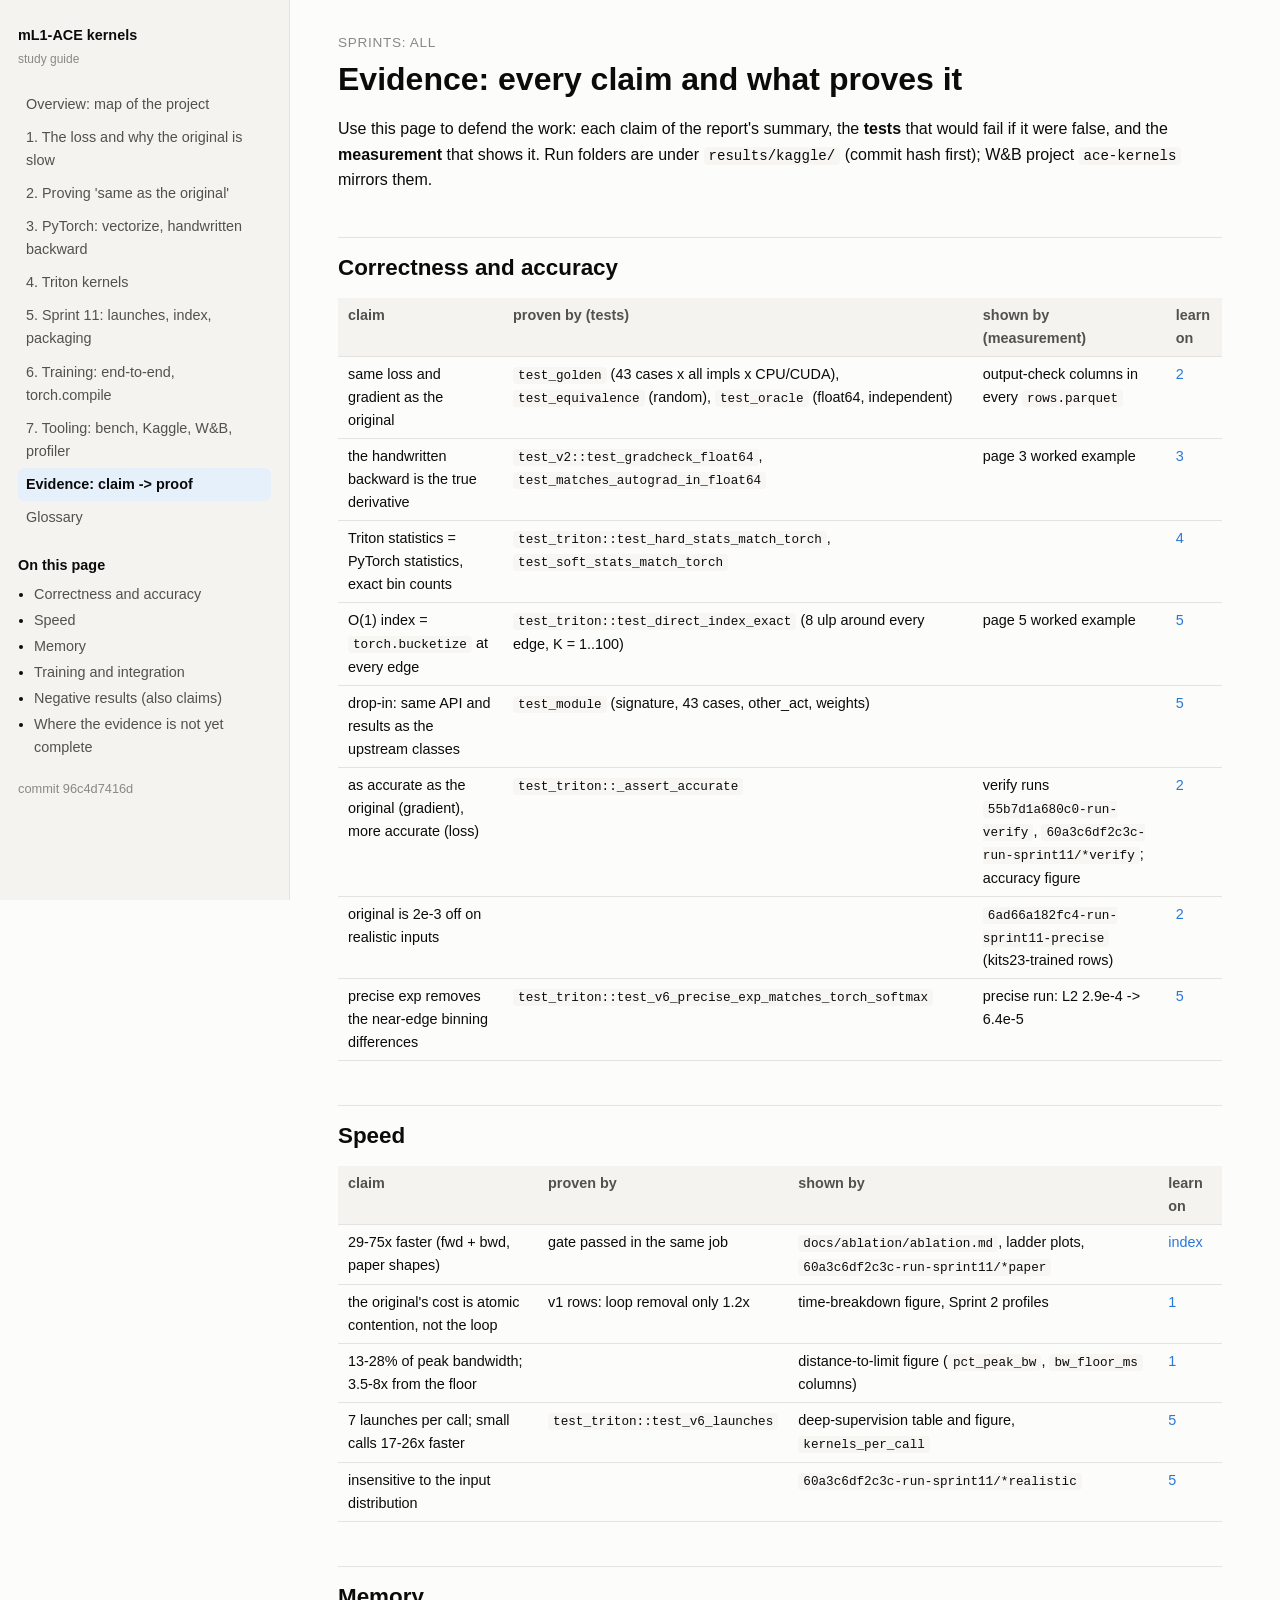
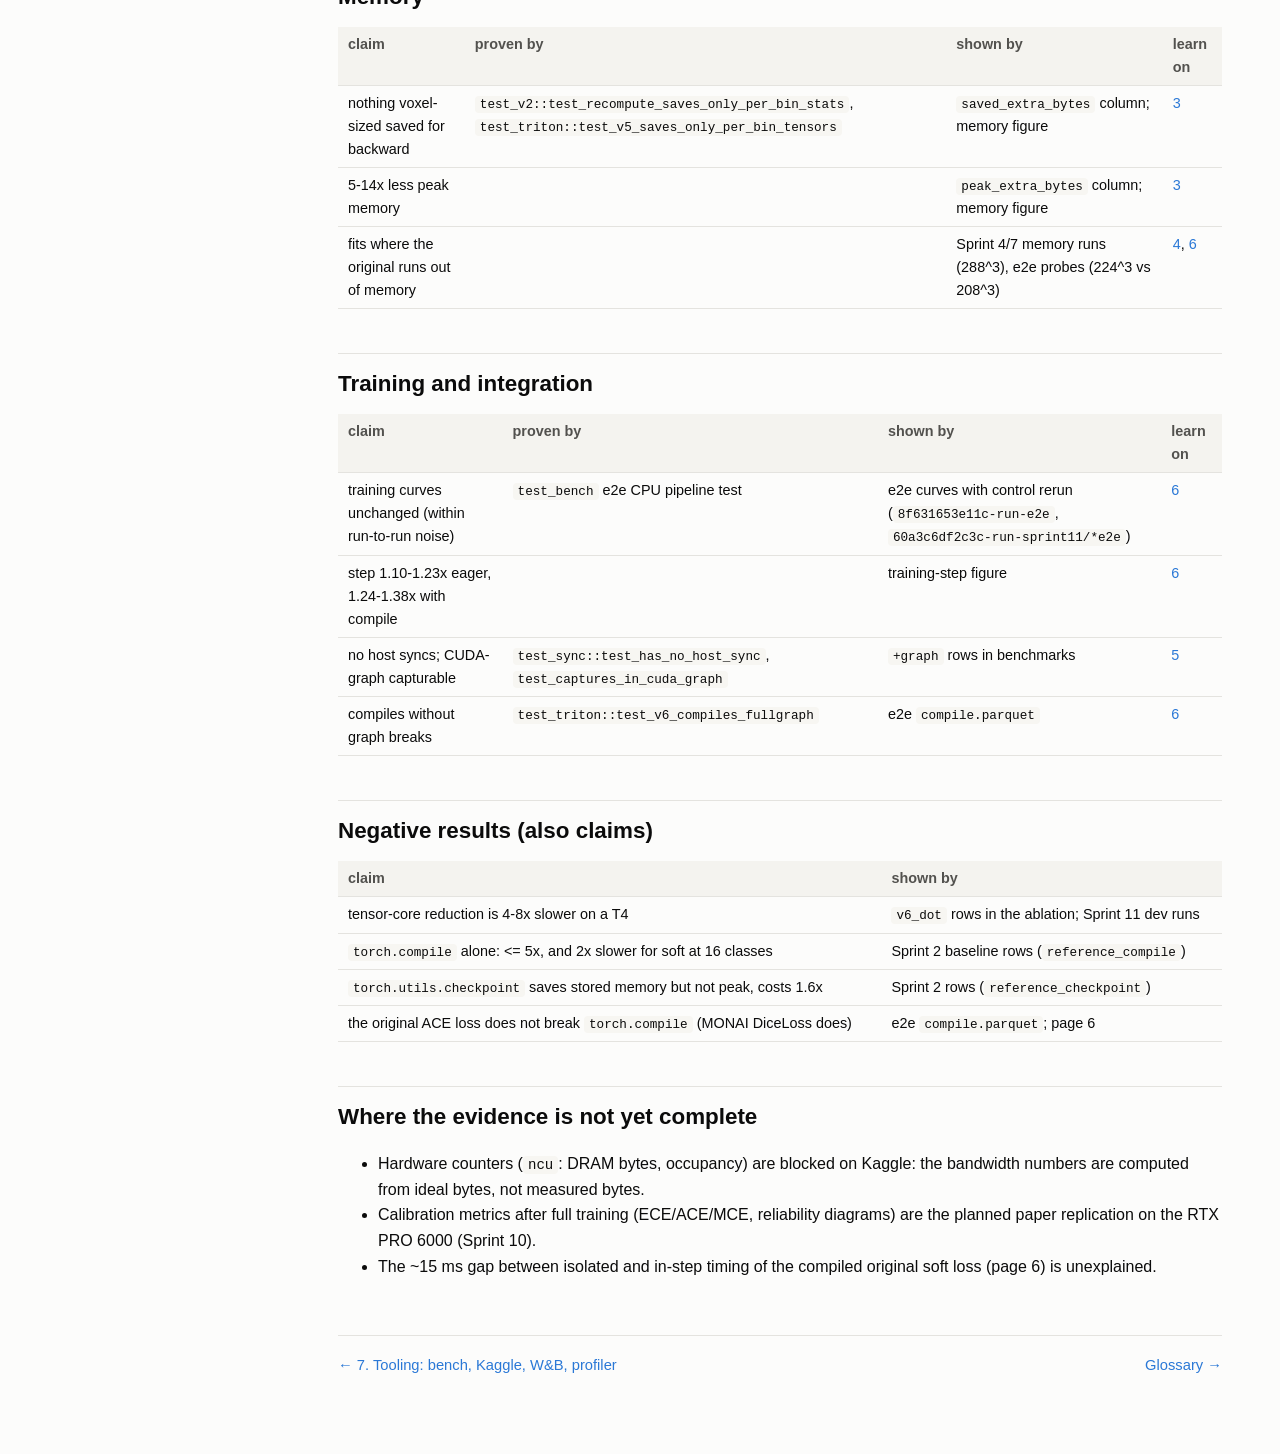
<file: docs/study/evidence.html>
<!doctype html>
<html lang="en"><head><meta charset="utf-8">
<meta name="viewport" content="width=device-width, initial-scale=1">
<title>Evidence: claim -&gt; proof | ACE kernels study</title>
<link rel="stylesheet" href="assets/style.css">
<link rel="stylesheet" href="assets/pygments.css">
</head><body>
<aside class="side"><a class="brand" href="index.html">mL1-ACE kernels<br>
<small>study guide</small></a><ol class="pages"><li class=""><a href="index.html">Overview: map of the project</a></li><li class=""><a href="01-loss.html">1. The loss and why the original is slow</a></li><li class=""><a href="02-correctness.html">2. Proving &#x27;same as the original&#x27;</a></li><li class=""><a href="03-pytorch.html">3. PyTorch: vectorize, handwritten backward</a></li><li class=""><a href="04-triton.html">4. Triton kernels</a></li><li class=""><a href="05-sprint11.html">5. Sprint 11: launches, index, packaging</a></li><li class=""><a href="06-training.html">6. Training: end-to-end, torch.compile</a></li><li class=""><a href="07-tooling.html">7. Tooling: bench, Kaggle, W&amp;B, profiler</a></li><li class="current"><a href="evidence.html">Evidence: claim -&gt; proof</a></li><li class=""><a href="glossary.html">Glossary</a></li></ol>
<div class="toc"><b>On this page</b><ul><li><a href="#correctness-and-accuracy">Correctness and accuracy</a></li><li><a href="#speed">Speed</a></li><li><a href="#memory">Memory</a></li><li><a href="#training-and-integration">Training and integration</a></li><li><a href="#negative-results-also-claims">Negative results (also claims)</a></li><li><a href="#where-the-evidence-is-not-yet-complete">Where the evidence is not yet complete</a></li></ul></div>
<p class="meta">commit 96c4d7416d</p></aside>
<main><p class="sprints">Sprints: all</p><h1 id="evidence-every-claim-and-what-proves-it">Evidence: every claim and what proves it</h1>
<p>Use this page to defend the work: each claim of the report's summary, the <strong>tests</strong>
that would fail if it were false, and the <strong>measurement</strong> that shows it. Run folders
are under <code>results/kaggle/</code> (commit hash first); W&amp;B project <code>ace-kernels</code> mirrors them.</p>
<h2 id="correctness-and-accuracy">Correctness and accuracy</h2>
<table>
<thead>
<tr>
<th>claim</th>
<th>proven by (tests)</th>
<th>shown by (measurement)</th>
<th>learn on</th>
</tr>
</thead>
<tbody>
<tr>
<td>same loss and gradient as the original</td>
<td><code>test_golden</code> (43 cases x all impls x CPU/CUDA), <code>test_equivalence</code> (random), <code>test_oracle</code> (float64, independent)</td>
<td>output-check columns in every <code>rows.parquet</code></td>
<td><a href="02-correctness.html">2</a></td>
</tr>
<tr>
<td>the handwritten backward is the true derivative</td>
<td><code>test_v2::test_gradcheck_float64</code>, <code>test_matches_autograd_in_float64</code></td>
<td>page 3 worked example</td>
<td><a href="03-pytorch.html">3</a></td>
</tr>
<tr>
<td>Triton statistics = PyTorch statistics, exact bin counts</td>
<td><code>test_triton::test_hard_stats_match_torch</code>, <code>test_soft_stats_match_torch</code></td>
<td></td>
<td><a href="04-triton.html">4</a></td>
</tr>
<tr>
<td>O(1) index = <code>torch.bucketize</code> at every edge</td>
<td><code>test_triton::test_direct_index_exact</code> (8 ulp around every edge, K = 1..100)</td>
<td>page 5 worked example</td>
<td><a href="05-sprint11.html">5</a></td>
</tr>
<tr>
<td>drop-in: same API and results as the upstream classes</td>
<td><code>test_module</code> (signature, 43 cases, other_act, weights)</td>
<td></td>
<td><a href="05-sprint11.html">5</a></td>
</tr>
<tr>
<td>as accurate as the original (gradient), more accurate (loss)</td>
<td><code>test_triton::_assert_accurate</code></td>
<td>verify runs <code>55b7d1a680c0-run-verify</code>, <code>60a3c6df2c3c-run-sprint11/*verify</code>; accuracy figure</td>
<td><a href="02-correctness.html">2</a></td>
</tr>
<tr>
<td>original is 2e-3 off on realistic inputs</td>
<td></td>
<td><code>6ad66a182fc4-run-sprint11-precise</code> (kits23-trained rows)</td>
<td><a href="02-correctness.html">2</a></td>
</tr>
<tr>
<td>precise exp removes the near-edge binning differences</td>
<td><code>test_triton::test_v6_precise_exp_matches_torch_softmax</code></td>
<td>precise run: L2 2.9e-4 -&gt; 6.4e-5</td>
<td><a href="05-sprint11.html">5</a></td>
</tr>
</tbody>
</table>
<h2 id="speed">Speed</h2>
<table>
<thead>
<tr>
<th>claim</th>
<th>proven by</th>
<th>shown by</th>
<th>learn on</th>
</tr>
</thead>
<tbody>
<tr>
<td>29-75x faster (fwd + bwd, paper shapes)</td>
<td>gate passed in the same job</td>
<td><code>docs/ablation/ablation.md</code>, ladder plots, <code>60a3c6df2c3c-run-sprint11/*paper</code></td>
<td><a href="index.html">index</a></td>
</tr>
<tr>
<td>the original's cost is atomic contention, not the loop</td>
<td>v1 rows: loop removal only 1.2x</td>
<td>time-breakdown figure, Sprint 2 profiles</td>
<td><a href="01-loss.html">1</a></td>
</tr>
<tr>
<td>13-28% of peak bandwidth; 3.5-8x from the floor</td>
<td></td>
<td>distance-to-limit figure (<code>pct_peak_bw</code>, <code>bw_floor_ms</code> columns)</td>
<td><a href="01-loss.html">1</a></td>
</tr>
<tr>
<td>7 launches per call; small calls 17-26x faster</td>
<td><code>test_triton::test_v6_launches</code></td>
<td>deep-supervision table and figure, <code>kernels_per_call</code></td>
<td><a href="05-sprint11.html">5</a></td>
</tr>
<tr>
<td>insensitive to the input distribution</td>
<td></td>
<td><code>60a3c6df2c3c-run-sprint11/*realistic</code></td>
<td><a href="05-sprint11.html">5</a></td>
</tr>
</tbody>
</table>
<h2 id="memory">Memory</h2>
<table>
<thead>
<tr>
<th>claim</th>
<th>proven by</th>
<th>shown by</th>
<th>learn on</th>
</tr>
</thead>
<tbody>
<tr>
<td>nothing voxel-sized saved for backward</td>
<td><code>test_v2::test_recompute_saves_only_per_bin_stats</code>, <code>test_triton::test_v5_saves_only_per_bin_tensors</code></td>
<td><code>saved_extra_bytes</code> column; memory figure</td>
<td><a href="03-pytorch.html">3</a></td>
</tr>
<tr>
<td>5-14x less peak memory</td>
<td></td>
<td><code>peak_extra_bytes</code> column; memory figure</td>
<td><a href="03-pytorch.html">3</a></td>
</tr>
<tr>
<td>fits where the original runs out of memory</td>
<td></td>
<td>Sprint 4/7 memory runs (288^3), e2e probes (224^3 vs 208^3)</td>
<td><a href="04-triton.html">4</a>, <a href="06-training.html">6</a></td>
</tr>
</tbody>
</table>
<h2 id="training-and-integration">Training and integration</h2>
<table>
<thead>
<tr>
<th>claim</th>
<th>proven by</th>
<th>shown by</th>
<th>learn on</th>
</tr>
</thead>
<tbody>
<tr>
<td>training curves unchanged (within run-to-run noise)</td>
<td><code>test_bench</code> e2e CPU pipeline test</td>
<td>e2e curves with control rerun (<code>8f631653e11c-run-e2e</code>, <code>60a3c6df2c3c-run-sprint11/*e2e</code>)</td>
<td><a href="06-training.html">6</a></td>
</tr>
<tr>
<td>step 1.10-1.23x eager, 1.24-1.38x with compile</td>
<td></td>
<td>training-step figure</td>
<td><a href="06-training.html">6</a></td>
</tr>
<tr>
<td>no host syncs; CUDA-graph capturable</td>
<td><code>test_sync::test_has_no_host_sync</code>, <code>test_captures_in_cuda_graph</code></td>
<td><code>+graph</code> rows in benchmarks</td>
<td><a href="05-sprint11.html">5</a></td>
</tr>
<tr>
<td>compiles without graph breaks</td>
<td><code>test_triton::test_v6_compiles_fullgraph</code></td>
<td>e2e <code>compile.parquet</code></td>
<td><a href="06-training.html">6</a></td>
</tr>
</tbody>
</table>
<h2 id="negative-results-also-claims">Negative results (also claims)</h2>
<table>
<thead>
<tr>
<th>claim</th>
<th>shown by</th>
</tr>
</thead>
<tbody>
<tr>
<td>tensor-core reduction is 4-8x slower on a T4</td>
<td><code>v6_dot</code> rows in the ablation; Sprint 11 dev runs</td>
</tr>
<tr>
<td><code>torch.compile</code> alone: &lt;= 5x, and 2x slower for soft at 16 classes</td>
<td>Sprint 2 baseline rows (<code>reference_compile</code>)</td>
</tr>
<tr>
<td><code>torch.utils.checkpoint</code> saves stored memory but not peak, costs 1.6x</td>
<td>Sprint 2 rows (<code>reference_checkpoint</code>)</td>
</tr>
<tr>
<td>the original ACE loss does not break <code>torch.compile</code> (MONAI DiceLoss does)</td>
<td>e2e <code>compile.parquet</code>; page 6</td>
</tr>
</tbody>
</table>
<h2 id="where-the-evidence-is-not-yet-complete">Where the evidence is not yet complete</h2>
<ul>
<li>Hardware counters (<code>ncu</code>: DRAM bytes, occupancy) are blocked on Kaggle: the
  bandwidth numbers are computed from ideal bytes, not measured bytes.</li>
<li>Calibration metrics after full training (ECE/ACE/MCE, reliability diagrams) are the
  planned paper replication on the RTX PRO 6000 (Sprint 10).</li>
<li>The ~15 ms gap between isolated and in-step timing of the compiled original soft
  loss (page 6) is unexplained.</li>
</ul>
<nav class="pager"><a href="07-tooling.html">&larr; 7. Tooling: bench, Kaggle, W&B, profiler</a><a href="glossary.html">Glossary &rarr;</a></nav></main>
<script src="assets/study.js"></script></body></html>
</file>
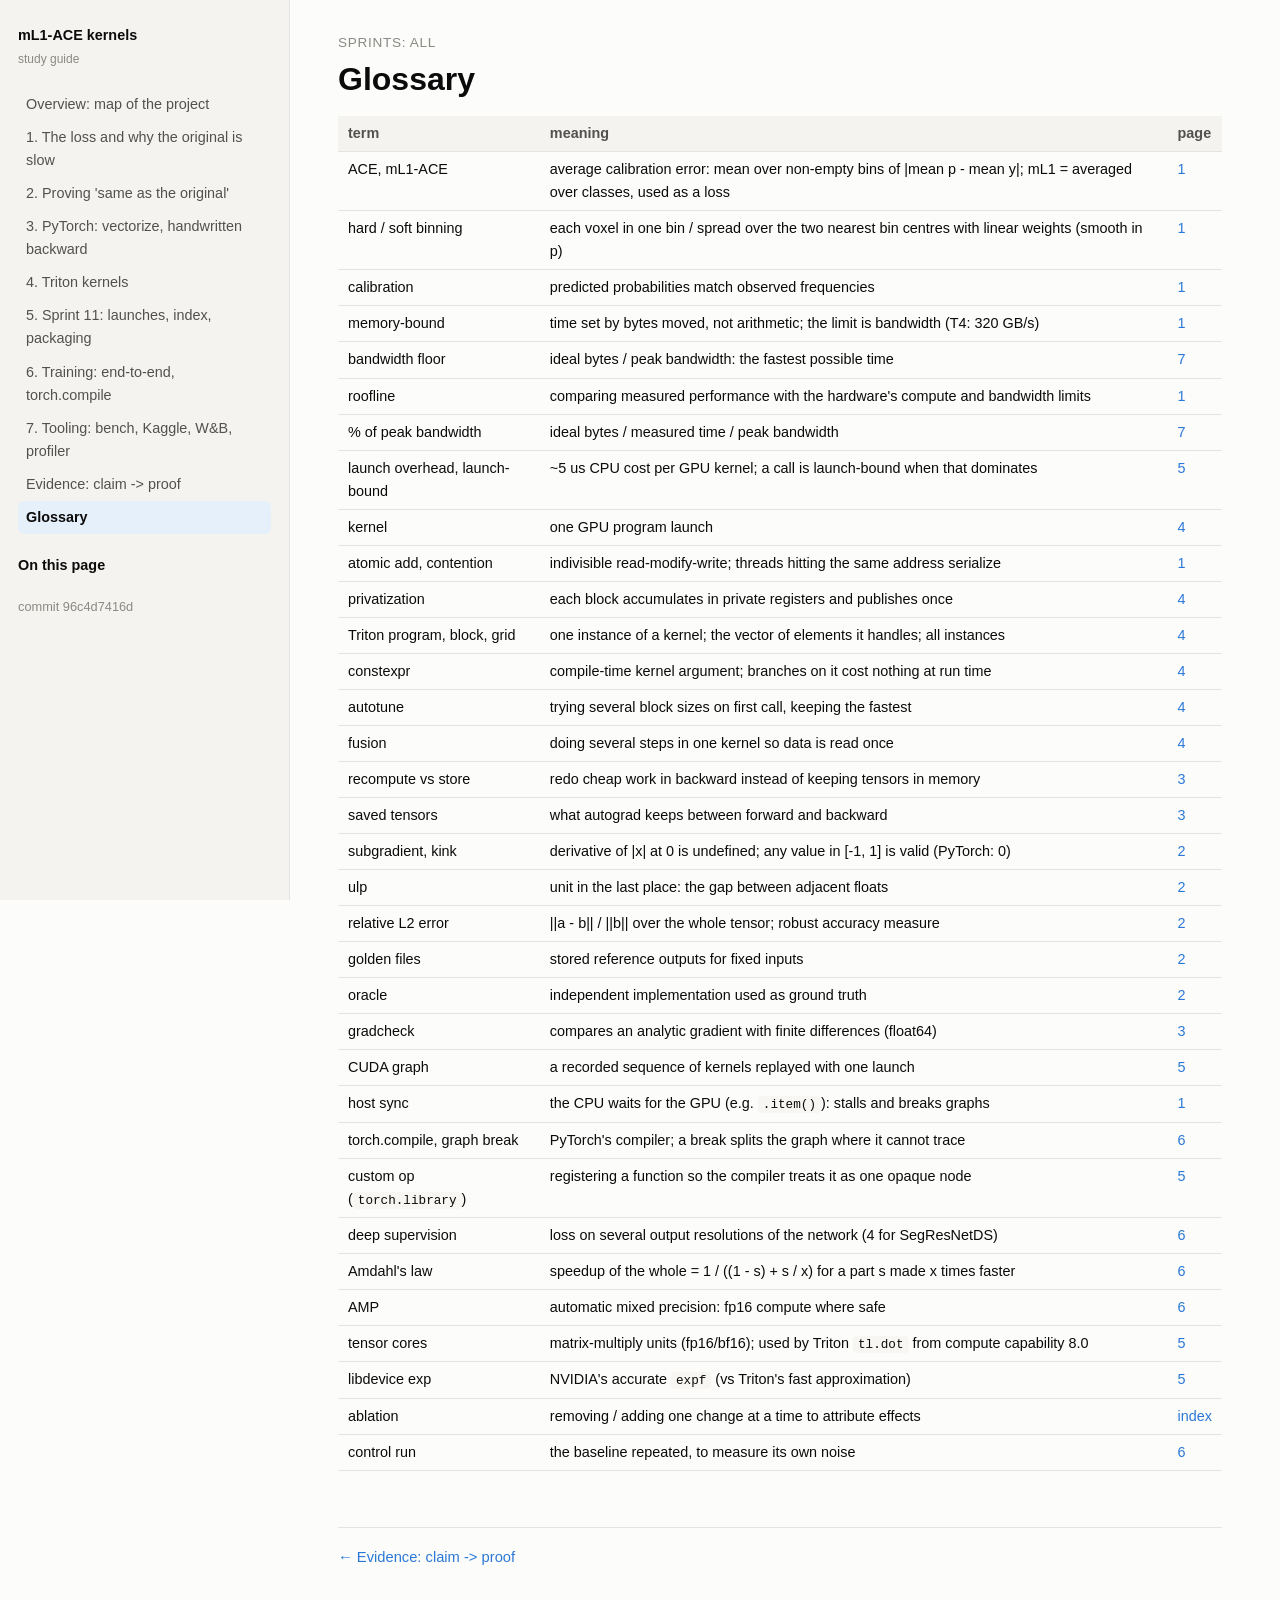
<file: docs/study/glossary.html>
<!doctype html>
<html lang="en"><head><meta charset="utf-8">
<meta name="viewport" content="width=device-width, initial-scale=1">
<title>Glossary | ACE kernels study</title>
<link rel="stylesheet" href="assets/style.css">
<link rel="stylesheet" href="assets/pygments.css">
</head><body>
<aside class="side"><a class="brand" href="index.html">mL1-ACE kernels<br>
<small>study guide</small></a><ol class="pages"><li class=""><a href="index.html">Overview: map of the project</a></li><li class=""><a href="01-loss.html">1. The loss and why the original is slow</a></li><li class=""><a href="02-correctness.html">2. Proving &#x27;same as the original&#x27;</a></li><li class=""><a href="03-pytorch.html">3. PyTorch: vectorize, handwritten backward</a></li><li class=""><a href="04-triton.html">4. Triton kernels</a></li><li class=""><a href="05-sprint11.html">5. Sprint 11: launches, index, packaging</a></li><li class=""><a href="06-training.html">6. Training: end-to-end, torch.compile</a></li><li class=""><a href="07-tooling.html">7. Tooling: bench, Kaggle, W&amp;B, profiler</a></li><li class=""><a href="evidence.html">Evidence: claim -&gt; proof</a></li><li class="current"><a href="glossary.html">Glossary</a></li></ol>
<div class="toc"><b>On this page</b><ul></ul></div>
<p class="meta">commit 96c4d7416d</p></aside>
<main><p class="sprints">Sprints: all</p><h1 id="glossary">Glossary</h1>
<table>
<thead>
<tr>
<th>term</th>
<th>meaning</th>
<th>page</th>
</tr>
</thead>
<tbody>
<tr>
<td>ACE, mL1-ACE</td>
<td>average calibration error: mean over non-empty bins of |mean p - mean y|; mL1 = averaged over classes, used as a loss</td>
<td><a href="01-loss.html">1</a></td>
</tr>
<tr>
<td>hard / soft binning</td>
<td>each voxel in one bin / spread over the two nearest bin centres with linear weights (smooth in p)</td>
<td><a href="01-loss.html">1</a></td>
</tr>
<tr>
<td>calibration</td>
<td>predicted probabilities match observed frequencies</td>
<td><a href="01-loss.html">1</a></td>
</tr>
<tr>
<td>memory-bound</td>
<td>time set by bytes moved, not arithmetic; the limit is bandwidth (T4: 320 GB/s)</td>
<td><a href="01-loss.html">1</a></td>
</tr>
<tr>
<td>bandwidth floor</td>
<td>ideal bytes / peak bandwidth: the fastest possible time</td>
<td><a href="07-tooling.html">7</a></td>
</tr>
<tr>
<td>roofline</td>
<td>comparing measured performance with the hardware's compute and bandwidth limits</td>
<td><a href="01-loss.html">1</a></td>
</tr>
<tr>
<td>% of peak bandwidth</td>
<td>ideal bytes / measured time / peak bandwidth</td>
<td><a href="07-tooling.html">7</a></td>
</tr>
<tr>
<td>launch overhead, launch-bound</td>
<td>~5 us CPU cost per GPU kernel; a call is launch-bound when that dominates</td>
<td><a href="05-sprint11.html">5</a></td>
</tr>
<tr>
<td>kernel</td>
<td>one GPU program launch</td>
<td><a href="04-triton.html">4</a></td>
</tr>
<tr>
<td>atomic add, contention</td>
<td>indivisible read-modify-write; threads hitting the same address serialize</td>
<td><a href="01-loss.html">1</a></td>
</tr>
<tr>
<td>privatization</td>
<td>each block accumulates in private registers and publishes once</td>
<td><a href="04-triton.html">4</a></td>
</tr>
<tr>
<td>Triton program, block, grid</td>
<td>one instance of a kernel; the vector of elements it handles; all instances</td>
<td><a href="04-triton.html">4</a></td>
</tr>
<tr>
<td>constexpr</td>
<td>compile-time kernel argument; branches on it cost nothing at run time</td>
<td><a href="04-triton.html">4</a></td>
</tr>
<tr>
<td>autotune</td>
<td>trying several block sizes on first call, keeping the fastest</td>
<td><a href="04-triton.html">4</a></td>
</tr>
<tr>
<td>fusion</td>
<td>doing several steps in one kernel so data is read once</td>
<td><a href="04-triton.html">4</a></td>
</tr>
<tr>
<td>recompute vs store</td>
<td>redo cheap work in backward instead of keeping tensors in memory</td>
<td><a href="03-pytorch.html">3</a></td>
</tr>
<tr>
<td>saved tensors</td>
<td>what autograd keeps between forward and backward</td>
<td><a href="03-pytorch.html">3</a></td>
</tr>
<tr>
<td>subgradient, kink</td>
<td>derivative of |x| at 0 is undefined; any value in [-1, 1] is valid (PyTorch: 0)</td>
<td><a href="02-correctness.html">2</a></td>
</tr>
<tr>
<td>ulp</td>
<td>unit in the last place: the gap between adjacent floats</td>
<td><a href="02-correctness.html">2</a></td>
</tr>
<tr>
<td>relative L2 error</td>
<td>||a - b|| / ||b|| over the whole tensor; robust accuracy measure</td>
<td><a href="02-correctness.html">2</a></td>
</tr>
<tr>
<td>golden files</td>
<td>stored reference outputs for fixed inputs</td>
<td><a href="02-correctness.html">2</a></td>
</tr>
<tr>
<td>oracle</td>
<td>independent implementation used as ground truth</td>
<td><a href="02-correctness.html">2</a></td>
</tr>
<tr>
<td>gradcheck</td>
<td>compares an analytic gradient with finite differences (float64)</td>
<td><a href="03-pytorch.html">3</a></td>
</tr>
<tr>
<td>CUDA graph</td>
<td>a recorded sequence of kernels replayed with one launch</td>
<td><a href="05-sprint11.html">5</a></td>
</tr>
<tr>
<td>host sync</td>
<td>the CPU waits for the GPU (e.g. <code>.item()</code>): stalls and breaks graphs</td>
<td><a href="01-loss.html">1</a></td>
</tr>
<tr>
<td>torch.compile, graph break</td>
<td>PyTorch's compiler; a break splits the graph where it cannot trace</td>
<td><a href="06-training.html">6</a></td>
</tr>
<tr>
<td>custom op (<code>torch.library</code>)</td>
<td>registering a function so the compiler treats it as one opaque node</td>
<td><a href="05-sprint11.html">5</a></td>
</tr>
<tr>
<td>deep supervision</td>
<td>loss on several output resolutions of the network (4 for SegResNetDS)</td>
<td><a href="06-training.html">6</a></td>
</tr>
<tr>
<td>Amdahl's law</td>
<td>speedup of the whole = 1 / ((1 - s) + s / x) for a part s made x times faster</td>
<td><a href="06-training.html">6</a></td>
</tr>
<tr>
<td>AMP</td>
<td>automatic mixed precision: fp16 compute where safe</td>
<td><a href="06-training.html">6</a></td>
</tr>
<tr>
<td>tensor cores</td>
<td>matrix-multiply units (fp16/bf16); used by Triton <code>tl.dot</code> from compute capability 8.0</td>
<td><a href="05-sprint11.html">5</a></td>
</tr>
<tr>
<td>libdevice exp</td>
<td>NVIDIA's accurate <code>expf</code> (vs Triton's fast approximation)</td>
<td><a href="05-sprint11.html">5</a></td>
</tr>
<tr>
<td>ablation</td>
<td>removing / adding one change at a time to attribute effects</td>
<td><a href="index.html">index</a></td>
</tr>
<tr>
<td>control run</td>
<td>the baseline repeated, to measure its own noise</td>
<td><a href="06-training.html">6</a></td>
</tr>
</tbody>
</table>
<nav class="pager"><a href="evidence.html">&larr; Evidence: claim -> proof</a><span></span></nav></main>
<script src="assets/study.js"></script></body></html>
</file>
<file: docs/study/assets/style.css>
:root {
  --bg: #fcfcfb; --surface: #f4f3ef; --ink: #0b0b0b; --ink-2: #52514e; --muted: #8a8984;
  --line: #e4e3df; --accent: #2a78d6; --accent-soft: #e6f0fb; --good: #1baf7a;
  --warn: #eda100; --code-bg: #f7f6f2;
  --mono: ui-monospace, SFMono-Regular, Menlo, Consolas, monospace;
  --sans: -apple-system, BlinkMacSystemFont, "Segoe UI", Inter, Roboto, sans-serif;
}
@media (prefers-color-scheme: dark) {
  :root {
    --bg: #141413; --surface: #1d1d1b; --ink: #eceae4; --ink-2: #b4b2ab; --muted: #7d7b75;
    --line: #2f2e2b; --accent: #6aa6ee; --accent-soft: #1b2a3c; --good: #3ccf98;
    --warn: #f2b938; --code-bg: #272822;
  }
  figure.plot img { background: #fcfcfb; border-radius: 6px; }
}
* { box-sizing: border-box; }
html { font-size: 16px; }
body { margin: 0; background: var(--bg); color: var(--ink); font: 1rem/1.6 var(--sans);
  display: grid; grid-template-columns: 290px minmax(0, 1fr); }
a { color: var(--accent); text-decoration: none; }
a:hover { text-decoration: underline; }
.side { position: sticky; top: 0; height: 100vh; overflow-y: auto; padding: 24px 18px;
  border-right: 1px solid var(--line); background: var(--surface); font-size: .9rem; }
.brand { display: block; font-weight: 700; color: var(--ink); margin-bottom: 18px; }
.brand small { font-weight: 400; color: var(--muted); }
.pages { padding-left: 0; list-style: none; margin: 0 0 20px; }
.pages li a { display: block; padding: 5px 8px; border-radius: 6px; color: var(--ink-2); }
.pages li.current a { background: var(--accent-soft); color: var(--ink); font-weight: 600; }
.toc ul { padding-left: 16px; margin: 6px 0; }
.toc li { margin: 3px 0; }
.toc a { color: var(--ink-2); }
.meta { color: var(--muted); font-size: .8rem; margin-top: 20px; }
main { max-width: 980px; padding: 32px 48px 80px; }
.sprints { color: var(--muted); font-size: .85rem; margin: 0; text-transform: uppercase;
  letter-spacing: .05em; }
h1 { font-size: 2rem; line-height: 1.2; margin: 6px 0 18px; }
h2 { font-size: 1.4rem; margin: 44px 0 12px; padding-top: 12px;
  border-top: 1px solid var(--line); }
h3 { font-size: 1.1rem; margin: 28px 0 8px; }
p, li { color: var(--ink); }
code { font-family: var(--mono); font-size: .88em; background: var(--code-bg);
  padding: 1px 5px; border-radius: 4px; }
pre { font-family: var(--mono); font-size: .84rem; line-height: 1.5; overflow-x: auto; }
blockquote { margin: 16px 0; padding: 10px 16px; border-left: 4px solid var(--accent);
  background: var(--accent-soft); border-radius: 0 8px 8px 0; }
blockquote p { margin: 4px 0; }
table { border-collapse: collapse; font-size: .9rem; width: 100%; }
th, td { border-bottom: 1px solid var(--line); padding: 6px 10px; text-align: left;
  vertical-align: top; }
th { color: var(--ink-2); font-weight: 600; background: var(--surface); }
td { font-variant-numeric: tabular-nums; }
figure { margin: 20px 0; }
figcaption { color: var(--ink-2); font-size: .88rem; margin-top: 6px; }
figcaption .src { color: var(--muted); font-family: var(--mono); font-size: .78rem;
  display: block; }
.scroll { overflow-x: auto; }
figure.code, figure.exec { border: 1px solid var(--line); border-radius: 8px;
  overflow: hidden; background: var(--code-bg); }
.code-head { display: flex; justify-content: space-between; gap: 12px; padding: 6px 12px;
  font-size: .8rem; border-bottom: 1px solid var(--line); background: var(--surface); }
.code-head .path { font-family: var(--mono); color: var(--ink-2); }
figure.code .highlight, figure.exec .highlight { margin: 0; }
figure.code pre, figure.exec pre { margin: 0; padding: 12px 14px; background: transparent; }
.highlight .linenos { color: var(--muted); padding-right: 12px; user-select: none; }
.code-note { margin: 0; padding: 8px 14px; font-size: .88rem; border-top: 1px dashed var(--line);
  background: var(--surface); }
pre.output { margin: 0; padding: 10px 14px; border-top: 1px solid var(--line);
  background: var(--surface); color: var(--ink); }
figure.plot img { max-width: 100%; height: auto; border: 1px solid var(--line);
  border-radius: 6px; }
.proves { margin: 6px 0 0; padding: 8px 12px; border-radius: 6px; font-size: .9rem;
  background: var(--accent-soft); }
.run { position: relative; margin: 14px 0; }
.run pre { margin: 0; padding: 12px 70px 12px 14px; background: #0f0f0e; color: #e8e6df;
  border-radius: 8px; }
.run pre code { background: none; padding: 0; color: inherit; }
.run .copy { position: absolute; top: 8px; right: 8px; font-size: .75rem; padding: 3px 8px;
  border-radius: 5px; border: 1px solid #444; background: #262624; color: #e8e6df;
  cursor: pointer; }
.expect { margin: 4px 0 0; font-size: .86rem; color: var(--ink-2); }
details.check { margin: 14px 0; border: 1px solid var(--line); border-left: 4px solid var(--good);
  border-radius: 6px; padding: 8px 14px; background: var(--surface); }
details.check summary { cursor: pointer; font-weight: 600; }
details.check .answer { margin-top: 8px; color: var(--ink-2); }
figure.diagram { text-align: center; }
figure.diagram svg { max-width: 100%; height: auto; }
.pager { display: flex; justify-content: space-between; gap: 16px; margin-top: 56px;
  padding-top: 18px; border-top: 1px solid var(--line); font-size: .92rem; }
.callout-warn { border-left-color: var(--warn); }
@media (max-width: 860px) {
  body { display: block; }
  .side { position: static; height: auto; border-right: 0; border-bottom: 1px solid var(--line); }
  .toc { display: none; }
  main { padding: 20px 16px 60px; }
}
figure.walk { border: 1px solid var(--line); border-radius: 8px; overflow: hidden; }
.step { display: grid; grid-template-columns: minmax(0, 1.25fr) minmax(0, 1fr);
  border-top: 1px solid var(--line); }
.step:first-of-type { border-top: 0; }
.step-code { background: var(--code-bg); overflow-x: auto; }
.step-code .highlight, .step-code pre { margin: 0; }
.step-code pre { padding: 10px 12px; font-size: .8rem; background: transparent; }
.step-note { padding: 10px 14px; font-size: .9rem; border-left: 3px solid var(--accent);
  background: var(--bg); }
.step-note p { margin: 0 0 8px; }
.step-note p:last-child { margin-bottom: 0; }
.step-note ul { margin: 4px 0; padding-left: 18px; }
@media (max-width: 1100px) {
  .step { grid-template-columns: 1fr; }
  .step-note { border-left: 0; border-top: 2px solid var(--accent); }
}
</file>
<file: docs/study/assets/pygments.css>
pre { line-height: 125%; }
td.linenos .normal { color: #666666; background-color: transparent; padding-left: 5px; padding-right: 5px; }
span.linenos { color: #666666; background-color: transparent; padding-left: 5px; padding-right: 5px; }
td.linenos .special { color: #000000; background-color: #ffffc0; padding-left: 5px; padding-right: 5px; }
span.linenos.special { color: #000000; background-color: #ffffc0; padding-left: 5px; padding-right: 5px; }
.highlight .hll { background-color: #ffffcc }
.highlight { background: #f0f0f0; }
.highlight .c { color: #60A0B0; font-style: italic } /* Comment */
.highlight .err { border: 1px solid #F00 } /* Error */
.highlight .k { color: #007020; font-weight: bold } /* Keyword */
.highlight .o { color: #666 } /* Operator */
.highlight .ch { color: #60A0B0; font-style: italic } /* Comment.Hashbang */
.highlight .cm { color: #60A0B0; font-style: italic } /* Comment.Multiline */
.highlight .cp { color: #007020 } /* Comment.Preproc */
.highlight .cpf { color: #60A0B0; font-style: italic } /* Comment.PreprocFile */
.highlight .c1 { color: #60A0B0; font-style: italic } /* Comment.Single */
.highlight .cs { color: #60A0B0; background-color: #FFF0F0 } /* Comment.Special */
.highlight .gd { color: #A00000 } /* Generic.Deleted */
.highlight .ge { font-style: italic } /* Generic.Emph */
.highlight .ges { font-weight: bold; font-style: italic } /* Generic.EmphStrong */
.highlight .gr { color: #F00 } /* Generic.Error */
.highlight .gh { color: #000080; font-weight: bold } /* Generic.Heading */
.highlight .gi { color: #00A000 } /* Generic.Inserted */
.highlight .go { color: #888 } /* Generic.Output */
.highlight .gp { color: #C65D09; font-weight: bold } /* Generic.Prompt */
.highlight .gs { font-weight: bold } /* Generic.Strong */
.highlight .gu { color: #800080; font-weight: bold } /* Generic.Subheading */
.highlight .gt { color: #04D } /* Generic.Traceback */
.highlight .kc { color: #007020; font-weight: bold } /* Keyword.Constant */
.highlight .kd { color: #007020; font-weight: bold } /* Keyword.Declaration */
.highlight .kn { color: #007020; font-weight: bold } /* Keyword.Namespace */
.highlight .kp { color: #007020 } /* Keyword.Pseudo */
.highlight .kr { color: #007020; font-weight: bold } /* Keyword.Reserved */
.highlight .kt { color: #902000 } /* Keyword.Type */
.highlight .m { color: #40A070 } /* Literal.Number */
.highlight .s { color: #4070A0 } /* Literal.String */
.highlight .na { color: #4070A0 } /* Name.Attribute */
.highlight .nb { color: #007020 } /* Name.Builtin */
.highlight .nc { color: #0E84B5; font-weight: bold } /* Name.Class */
.highlight .no { color: #60ADD5 } /* Name.Constant */
.highlight .nd { color: #555; font-weight: bold } /* Name.Decorator */
.highlight .ni { color: #D55537; font-weight: bold } /* Name.Entity */
.highlight .ne { color: #007020 } /* Name.Exception */
.highlight .nf { color: #06287E } /* Name.Function */
.highlight .nl { color: #002070; font-weight: bold } /* Name.Label */
.highlight .nn { color: #0E84B5; font-weight: bold } /* Name.Namespace */
.highlight .nt { color: #062873; font-weight: bold } /* Name.Tag */
.highlight .nv { color: #BB60D5 } /* Name.Variable */
.highlight .ow { color: #007020; font-weight: bold } /* Operator.Word */
.highlight .w { color: #BBB } /* Text.Whitespace */
.highlight .mb { color: #40A070 } /* Literal.Number.Bin */
.highlight .mf { color: #40A070 } /* Literal.Number.Float */
.highlight .mh { color: #40A070 } /* Literal.Number.Hex */
.highlight .mi { color: #40A070 } /* Literal.Number.Integer */
.highlight .mo { color: #40A070 } /* Literal.Number.Oct */
.highlight .sa { color: #4070A0 } /* Literal.String.Affix */
.highlight .sb { color: #4070A0 } /* Literal.String.Backtick */
.highlight .sc { color: #4070A0 } /* Literal.String.Char */
.highlight .dl { color: #4070A0 } /* Literal.String.Delimiter */
.highlight .sd { color: #4070A0; font-style: italic } /* Literal.String.Doc */
.highlight .s2 { color: #4070A0 } /* Literal.String.Double */
.highlight .se { color: #4070A0; font-weight: bold } /* Literal.String.Escape */
.highlight .sh { color: #4070A0 } /* Literal.String.Heredoc */
.highlight .si { color: #70A0D0; font-style: italic } /* Literal.String.Interpol */
.highlight .sx { color: #C65D09 } /* Literal.String.Other */
.highlight .sr { color: #235388 } /* Literal.String.Regex */
.highlight .s1 { color: #4070A0 } /* Literal.String.Single */
.highlight .ss { color: #517918 } /* Literal.String.Symbol */
.highlight .bp { color: #007020 } /* Name.Builtin.Pseudo */
.highlight .fm { color: #06287E } /* Name.Function.Magic */
.highlight .vc { color: #BB60D5 } /* Name.Variable.Class */
.highlight .vg { color: #BB60D5 } /* Name.Variable.Global */
.highlight .vi { color: #BB60D5 } /* Name.Variable.Instance */
.highlight .vm { color: #BB60D5 } /* Name.Variable.Magic */
.highlight .il { color: #40A070 } /* Literal.Number.Integer.Long */
@media (prefers-color-scheme: dark) {
pre { line-height: 125%; }
td.linenos .normal { color: inherit; background-color: transparent; padding-left: 5px; padding-right: 5px; }
span.linenos { color: inherit; background-color: transparent; padding-left: 5px; padding-right: 5px; }
td.linenos .special { color: #000000; background-color: #ffffc0; padding-left: 5px; padding-right: 5px; }
span.linenos.special { color: #000000; background-color: #ffffc0; padding-left: 5px; padding-right: 5px; }
.highlight .hll { background-color: #49483e }
.highlight { background: #272822; color: #F8F8F2 }
.highlight .c { color: #959077 } /* Comment */
.highlight .err { color: #ED007E; background-color: #1E0010 } /* Error */
.highlight .esc { color: #F8F8F2 } /* Escape */
.highlight .g { color: #F8F8F2 } /* Generic */
.highlight .k { color: #66D9EF } /* Keyword */
.highlight .l { color: #AE81FF } /* Literal */
.highlight .n { color: #F8F8F2 } /* Name */
.highlight .o { color: #FF4689 } /* Operator */
.highlight .x { color: #F8F8F2 } /* Other */
.highlight .p { color: #F8F8F2 } /* Punctuation */
.highlight .ch { color: #959077 } /* Comment.Hashbang */
.highlight .cm { color: #959077 } /* Comment.Multiline */
.highlight .cp { color: #959077 } /* Comment.Preproc */
.highlight .cpf { color: #959077 } /* Comment.PreprocFile */
.highlight .c1 { color: #959077 } /* Comment.Single */
.highlight .cs { color: #959077 } /* Comment.Special */
.highlight .gd { color: #FF4689 } /* Generic.Deleted */
.highlight .ge { color: #F8F8F2; font-style: italic } /* Generic.Emph */
.highlight .ges { color: #F8F8F2; font-weight: bold; font-style: italic } /* Generic.EmphStrong */
.highlight .gr { color: #FF4689 } /* Generic.Error */
.highlight .gh { color: #F8F8F2 } /* Generic.Heading */
.highlight .gi { color: #A6E22E } /* Generic.Inserted */
.highlight .go { color: #66D9EF } /* Generic.Output */
.highlight .gp { color: #FF4689; font-weight: bold } /* Generic.Prompt */
.highlight .gs { color: #F8F8F2; font-weight: bold } /* Generic.Strong */
.highlight .gu { color: #959077 } /* Generic.Subheading */
.highlight .gt { color: #66D9EF } /* Generic.Traceback */
.highlight .kc { color: #66D9EF } /* Keyword.Constant */
.highlight .kd { color: #66D9EF } /* Keyword.Declaration */
.highlight .kn { color: #FF4689 } /* Keyword.Namespace */
.highlight .kp { color: #66D9EF } /* Keyword.Pseudo */
.highlight .kr { color: #66D9EF } /* Keyword.Reserved */
.highlight .kt { color: #66D9EF } /* Keyword.Type */
.highlight .ld { color: #E6DB74 } /* Literal.Date */
.highlight .m { color: #AE81FF } /* Literal.Number */
.highlight .s { color: #E6DB74 } /* Literal.String */
.highlight .na { color: #A6E22E } /* Name.Attribute */
.highlight .nb { color: #A6E22E } /* Name.Builtin */
.highlight .nc { color: #A6E22E } /* Name.Class */
.highlight .no { color: #66D9EF } /* Name.Constant */
.highlight .nd { color: #A6E22E } /* Name.Decorator */
.highlight .ni { color: #F8F8F2 } /* Name.Entity */
.highlight .ne { color: #A6E22E } /* Name.Exception */
.highlight .nf { color: #A6E22E } /* Name.Function */
.highlight .nl { color: #F8F8F2 } /* Name.Label */
.highlight .nn { color: #F8F8F2 } /* Name.Namespace */
.highlight .nx { color: #A6E22E } /* Name.Other */
.highlight .py { color: #F8F8F2 } /* Name.Property */
.highlight .nt { color: #FF4689 } /* Name.Tag */
.highlight .nv { color: #F8F8F2 } /* Name.Variable */
.highlight .ow { color: #FF4689 } /* Operator.Word */
.highlight .pm { color: #F8F8F2 } /* Punctuation.Marker */
.highlight .w { color: #F8F8F2 } /* Text.Whitespace */
.highlight .mb { color: #AE81FF } /* Literal.Number.Bin */
.highlight .mf { color: #AE81FF } /* Literal.Number.Float */
.highlight .mh { color: #AE81FF } /* Literal.Number.Hex */
.highlight .mi { color: #AE81FF } /* Literal.Number.Integer */
.highlight .mo { color: #AE81FF } /* Literal.Number.Oct */
.highlight .sa { color: #E6DB74 } /* Literal.String.Affix */
.highlight .sb { color: #E6DB74 } /* Literal.String.Backtick */
.highlight .sc { color: #E6DB74 } /* Literal.String.Char */
.highlight .dl { color: #E6DB74 } /* Literal.String.Delimiter */
.highlight .sd { color: #E6DB74 } /* Literal.String.Doc */
.highlight .s2 { color: #E6DB74 } /* Literal.String.Double */
.highlight .se { color: #AE81FF } /* Literal.String.Escape */
.highlight .sh { color: #E6DB74 } /* Literal.String.Heredoc */
.highlight .si { color: #E6DB74 } /* Literal.String.Interpol */
.highlight .sx { color: #E6DB74 } /* Literal.String.Other */
.highlight .sr { color: #E6DB74 } /* Literal.String.Regex */
.highlight .s1 { color: #E6DB74 } /* Literal.String.Single */
.highlight .ss { color: #E6DB74 } /* Literal.String.Symbol */
.highlight .bp { color: #A6E22E } /* Name.Builtin.Pseudo */
.highlight .fm { color: #A6E22E } /* Name.Function.Magic */
.highlight .vc { color: #F8F8F2 } /* Name.Variable.Class */
.highlight .vg { color: #F8F8F2 } /* Name.Variable.Global */
.highlight .vi { color: #F8F8F2 } /* Name.Variable.Instance */
.highlight .vm { color: #F8F8F2 } /* Name.Variable.Magic */
.highlight .il { color: #AE81FF } /* Literal.Number.Integer.Long */
}
</file>
